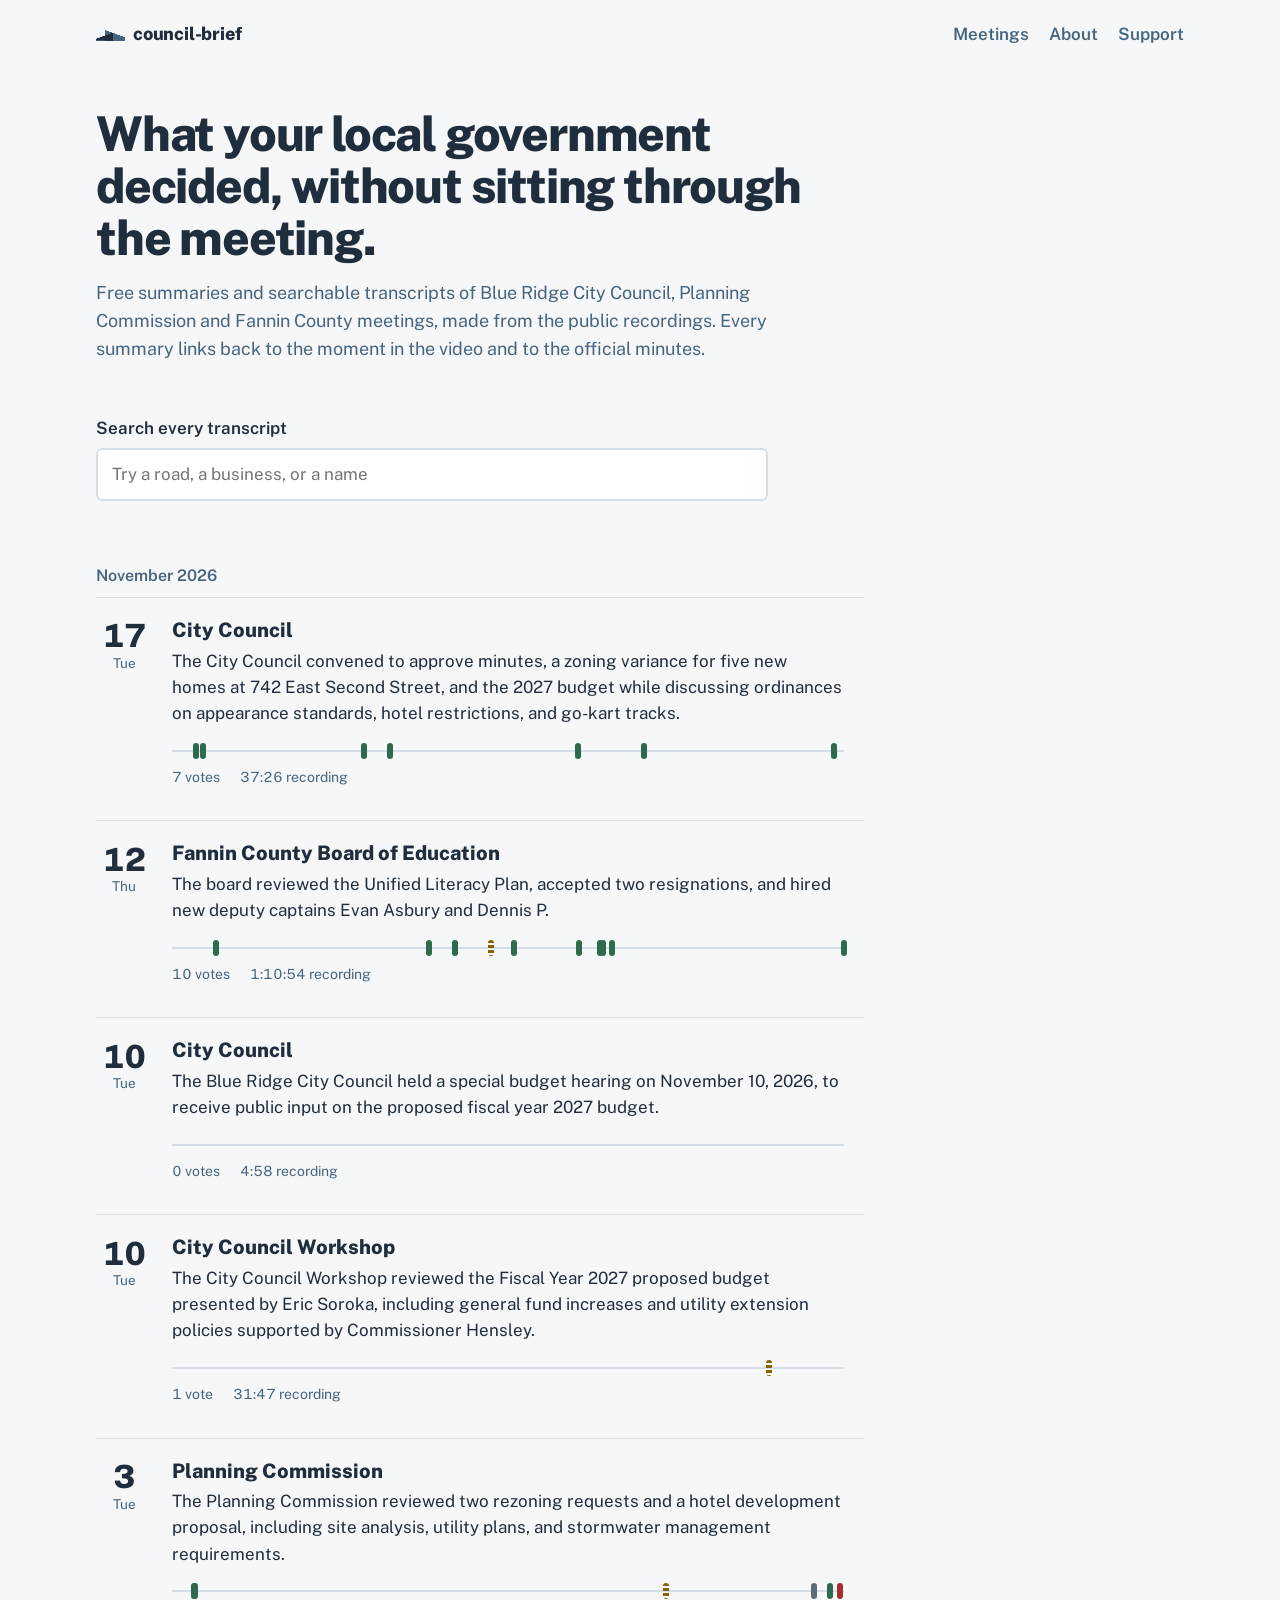
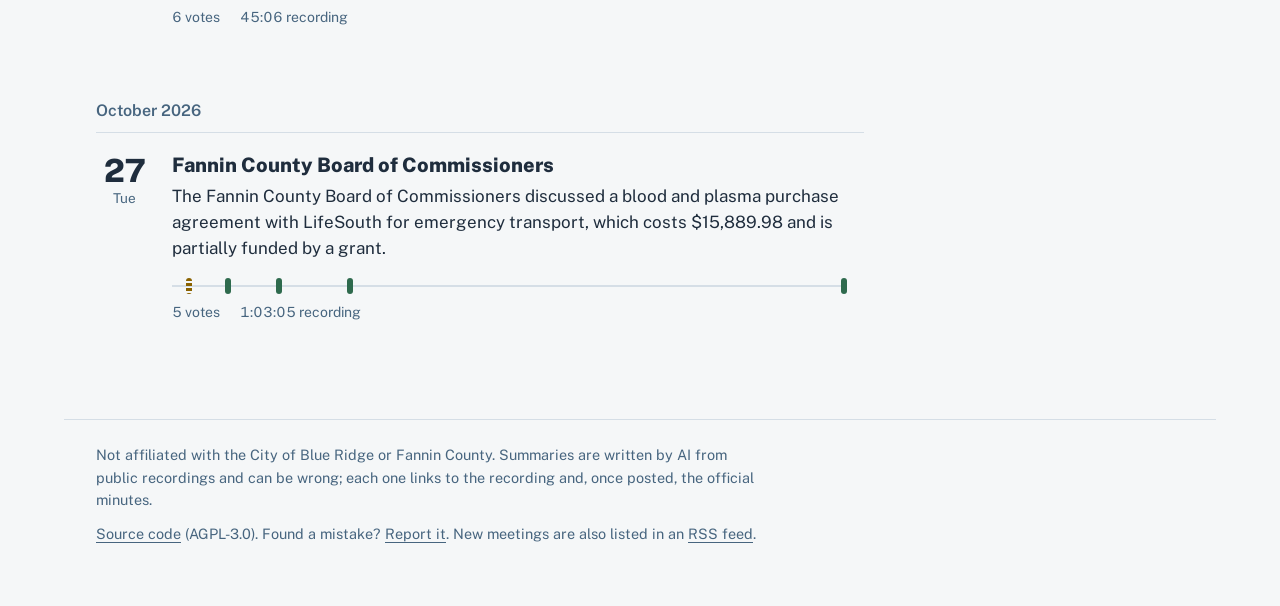
<file: docs/index.html>
<!doctype html>
<html lang="en">
<head>
<meta charset="utf-8">
<meta name="viewport" content="width=device-width, initial-scale=1">
<title>council-brief: Blue Ridge and Fannin County meetings</title>
<meta name="description" content="Free summaries and searchable transcripts of Blue Ridge and Fannin County, Georgia public meetings.">
<link rel="canonical" href="https://sudo-update-bryguy.github.io/council-brief/">
<meta property="og:type" content="website">
<meta property="og:site_name" content="council-brief">
<meta property="og:title" content="council-brief: Blue Ridge and Fannin County meetings">
<meta property="og:description" content="Free summaries and searchable transcripts of Blue Ridge and Fannin County, Georgia public meetings.">
<meta property="og:url" content="https://sudo-update-bryguy.github.io/council-brief/">
<meta property="og:image" content="https://sudo-update-bryguy.github.io/council-brief/assets/card.png">
<meta property="og:image:width" content="1200">
<meta property="og:image:height" content="630">
<meta property="og:image:alt" content="council-brief: what your local government decided, without sitting through the meeting.">
<meta name="twitter:card" content="summary_large_image">
<meta name="google-site-verification" content="_L7TFK0t4jg-tHs_HOCbn8c9hSdUMWsgqaSf75bBKYE">
<link rel="preconnect" href="https://fonts.googleapis.com">
<link rel="preconnect" href="https://fonts.gstatic.com" crossorigin>
<link rel="stylesheet" href="https://fonts.googleapis.com/css2?family=Public+Sans:ital,wght@0,400;0,600;0,800;1,400&display=swap">
<link rel="stylesheet" href="assets/style.css">
<link rel="alternate" type="application/rss+xml" title="council-brief: new meetings" href="feed.xml">
</head>
<body>
<a class="skip" href="#main">Skip to content</a>
<header class="site">
  <a class="mark" href="index.html">council-brief</a>
  <nav aria-label="Site">
    <a href="index.html">Meetings</a>
    <a href="about.html">About</a>
    <a href="support.html">Support</a>
  </nav>
</header>
<main id="main">
<div class="intro">
<h1>What your local government decided, without sitting through the meeting.</h1>
<p>Free summaries and searchable transcripts of Blue Ridge City Council, Planning Commission and
Fannin County meetings, made from the public recordings. Every summary links back to the moment in the
video and to the official minutes.</p>
</div>
<section class="search" aria-labelledby="search-label">
  <label id="search-label" for="q">Search every transcript</label>
  <input id="q" type="search" autocomplete="off" placeholder="Try a road, a business, or a name">
  <p class="search-count" aria-live="polite"></p>
  <ol class="results"></ol>
</section>
<section class="month"><h2>November 2026</h2><ol class="entries"><li class="entry">
  <time datetime="2026-11-17"><span class="day">17</span><span class="dow">Tue</span></time>
  <div>
    <h3><a href="m/kdTQeq9qhlg.html">City Council</a></h3>
    <p>The City Council convened to approve minutes, a zoning variance for five new homes at 742 East Second Street, and the 2027 budget while discussing ordinances on appearance standards, hotel restrictions, and go-kart tracks.</p>
    <div class="strip compact" role="group" aria-label="Timeline of the 37:26 recording with 7 votes marked"><div class="strip-bar"><span class="vmark passed" style="left:3.61%" title="1:21: Passed, Approve the minutes from the previous city council workshop on October 13, 2026 and the city council meeting on October 20th, 2026."></span><span class="vmark passed" style="left:4.58%" title="1:43: Passed, Approve the agenda as presented."></span><span class="vmark passed" style="left:28.58%" title="10:42: Passed, Approve the application for a special exception variance for property located at 742 East Second Street with staff conditions"></span><span class="vmark passed" style="left:32.49%" title="12:10: Passed, Approve the consent agenda items"></span><span class="vmark passed" style="left:60.40%" title="22:37: Passed, Approve ordinance number BR 2026-23 to amend chapter 10 of the code of the city of Blue Ridge"></span><span class="vmark passed" style="left:70.19%" title="26:17: Passed, Adopt resolution BR2026-24 to adopt a budget for all funds of the city for the calendar year 2027"></span><span class="vmark passed" style="left:98.50%" title="36:53: Passed, Enter executive session"></span></div></div>
    <p class="facts"><span>7 votes</span><span>37:26 recording</span></p>
  </div>
</li><li class="entry">
  <time datetime="2026-11-12"><span class="day">12</span><span class="dow">Thu</span></time>
  <div>
    <h3><a href="m/cPJH8wCiCg4.html">Fannin County Board of Education</a></h3>
    <p>The board reviewed the Unified Literacy Plan, accepted two resignations, and hired new deputy captains Evan Asbury and Dennis P.</p>
    <div class="strip compact" role="group" aria-label="Timeline of the 1:10:54 recording with 10 votes marked"><div class="strip-bar"><span class="vmark passed" style="left:6.51%" title="4:37: Passed, Approve the agenda as presented"></span><span class="vmark passed" style="left:38.31%" title="27:10: Passed, Approve school quarterly financial reports"></span><span class="vmark passed" style="left:42.10%" title="29:51: Passed, Approve the district financial report as presented"></span><span class="vmark unclear" style="left:47.43%" title="33:38: Result unclear, Approve the 2026 bond resolution"></span><span class="vmark passed" style="left:50.84%" title="36:03: Passed, Approve the ESPLOST 7 referendum"></span><span class="vmark passed" style="left:60.55%" title="42:56: Passed, Approve the Unified Literacy Plan"></span><span class="vmark passed" style="left:63.63%" title="45:07: Passed, Accept the resignation of Thomas Hamby and Christy Sparks"></span><span class="vmark passed" style="left:64.10%" title="45:27: Passed, Hire John Brooke as a bus driver"></span><span class="vmark passed" style="left:65.46%" title="46:25: Passed, Hire substitute teachers Benjamin Ehrman, Brandy Franklin, Joy Grazinga, Angelina Hughes, Lisa Johanson, Natalie Run Scavenge, John Trotter, and Alexa Vinsalia"></span><span class="vmark passed" style="left:99.94%" title="1:10:52: Passed, adjourn"></span></div></div>
    <p class="facts"><span>10 votes</span><span>1:10:54 recording</span></p>
  </div>
</li><li class="entry">
  <time datetime="2026-11-10"><span class="day">10</span><span class="dow">Tue</span></time>
  <div>
    <h3><a href="m/vNBJu-7J65o.html">City Council</a></h3>
    <p>The Blue Ridge City Council held a special budget hearing on November 10, 2026, to receive public input on the proposed fiscal year 2027 budget.</p>
    <div class="strip compact" role="group" aria-label="Timeline of the 4:58 recording with 0 votes marked"><div class="strip-bar"></div></div>
    <p class="facts"><span>0 votes</span><span>4:58 recording</span></p>
  </div>
</li><li class="entry">
  <time datetime="2026-11-10"><span class="day">10</span><span class="dow">Tue</span></time>
  <div>
    <h3><a href="m/Kqv_qusn6rM.html">City Council Workshop</a></h3>
    <p>The City Council Workshop reviewed the Fiscal Year 2027 proposed budget presented by Eric Soroka, including general fund increases and utility extension policies supported by Commissioner Hensley.</p>
    <div class="strip compact" role="group" aria-label="Timeline of the 31:47 recording with 1 vote marked"><div class="strip-bar"><span class="vmark unclear" style="left:88.82%" title="28:14: Result unclear, Extend the time"></span></div></div>
    <p class="facts"><span>1 vote</span><span>31:47 recording</span></p>
  </div>
</li><li class="entry">
  <time datetime="2026-11-03"><span class="day">3</span><span class="dow">Tue</span></time>
  <div>
    <h3><a href="m/su1pgPIVpbM.html">Planning Commission</a></h3>
    <p>The Planning Commission reviewed two rezoning requests and a hotel development proposal, including site analysis, utility plans, and stormwater management requirements.</p>
    <div class="strip compact" role="group" aria-label="Timeline of the 45:06 recording with 6 votes marked"><div class="strip-bar"><span class="vmark passed" style="left:3.25%" title="1:28: Passed, approve the minutes from the October 8th meeting"></span><span class="vmark passed" style="left:3.47%" title="1:34: Passed, approve the agenda for tonight"></span><span class="vmark unclear" style="left:73.46%" title="33:08: Result unclear, Rezone the property to C2"></span><span class="vmark dropped" style="left:95.55%" title="43:06: Died for lack of a second, Rezone the property to Central Business District (CBD)"></span><span class="vmark passed" style="left:97.95%" title="44:11: Passed, Rezone partial land to C2 with staff conditions"></span><span class="vmark failed" style="left:99.40%" title="44:50: Failed, Approve a conditional use permit for the hotel"></span></div></div>
    <p class="facts"><span>6 votes</span><span>45:06 recording</span></p>
  </div>
</li></ol></section><section class="month"><h2>October 2026</h2><ol class="entries"><li class="entry">
  <time datetime="2026-10-27"><span class="day">27</span><span class="dow">Tue</span></time>
  <div>
    <h3><a href="m/Rz-x_ASxPIE.html">Fannin County Board of Commissioners</a></h3>
    <p>The Fannin County Board of Commissioners discussed a blood and plasma purchase agreement with LifeSouth for emergency transport, which costs $15,889.98 and is partially funded by a grant.</p>
    <div class="strip compact" role="group" aria-label="Timeline of the 1:03:05 recording with 5 votes marked"><div class="strip-bar"><span class="vmark unclear" style="left:2.54%" title="1:36: Result unclear, Approve the minutes from the October 13 meeting"></span><span class="vmark passed" style="left:8.40%" title="5:18: Passed, Approve the contract with the Fannin County Chamber of Commerce"></span><span class="vmark passed" style="left:15.90%" title="10:02: Passed, Purchase the 2026 Chevrolet truck"></span><span class="vmark passed" style="left:26.50%" title="16:43: Passed, Approve the purchase of blood and plasma units for $15,889.98 with a $12,000 grant"></span><span class="vmark passed" style="left:99.96%" title="1:03:04: Passed, Adjourn"></span></div></div>
    <p class="facts"><span>5 votes</span><span>1:03:05 recording</span></p>
  </div>
</li></ol></section>
</main>
<footer class="site">
  <p>Not affiliated with the City of Blue Ridge or Fannin County. Summaries are written by AI from public
  recordings and can be wrong; each one links to the recording and, once posted, the official minutes.</p>
  <p><a href="https://github.com/sudo-update-bryguy/council-brief">Source code</a> (AGPL-3.0). Found a mistake? <a href="mailto:councilbrief@gmail.com?subject=Mistake%3A%20council-brief%3A%20Blue%20Ridge%20and%20Fannin%20County%20meetings">Report it</a>.
  New meetings are also listed in an <a href="feed.xml">RSS feed</a>.</p>
</footer>
<script src="assets/app.js"></script>

</body>
</html>
</file>
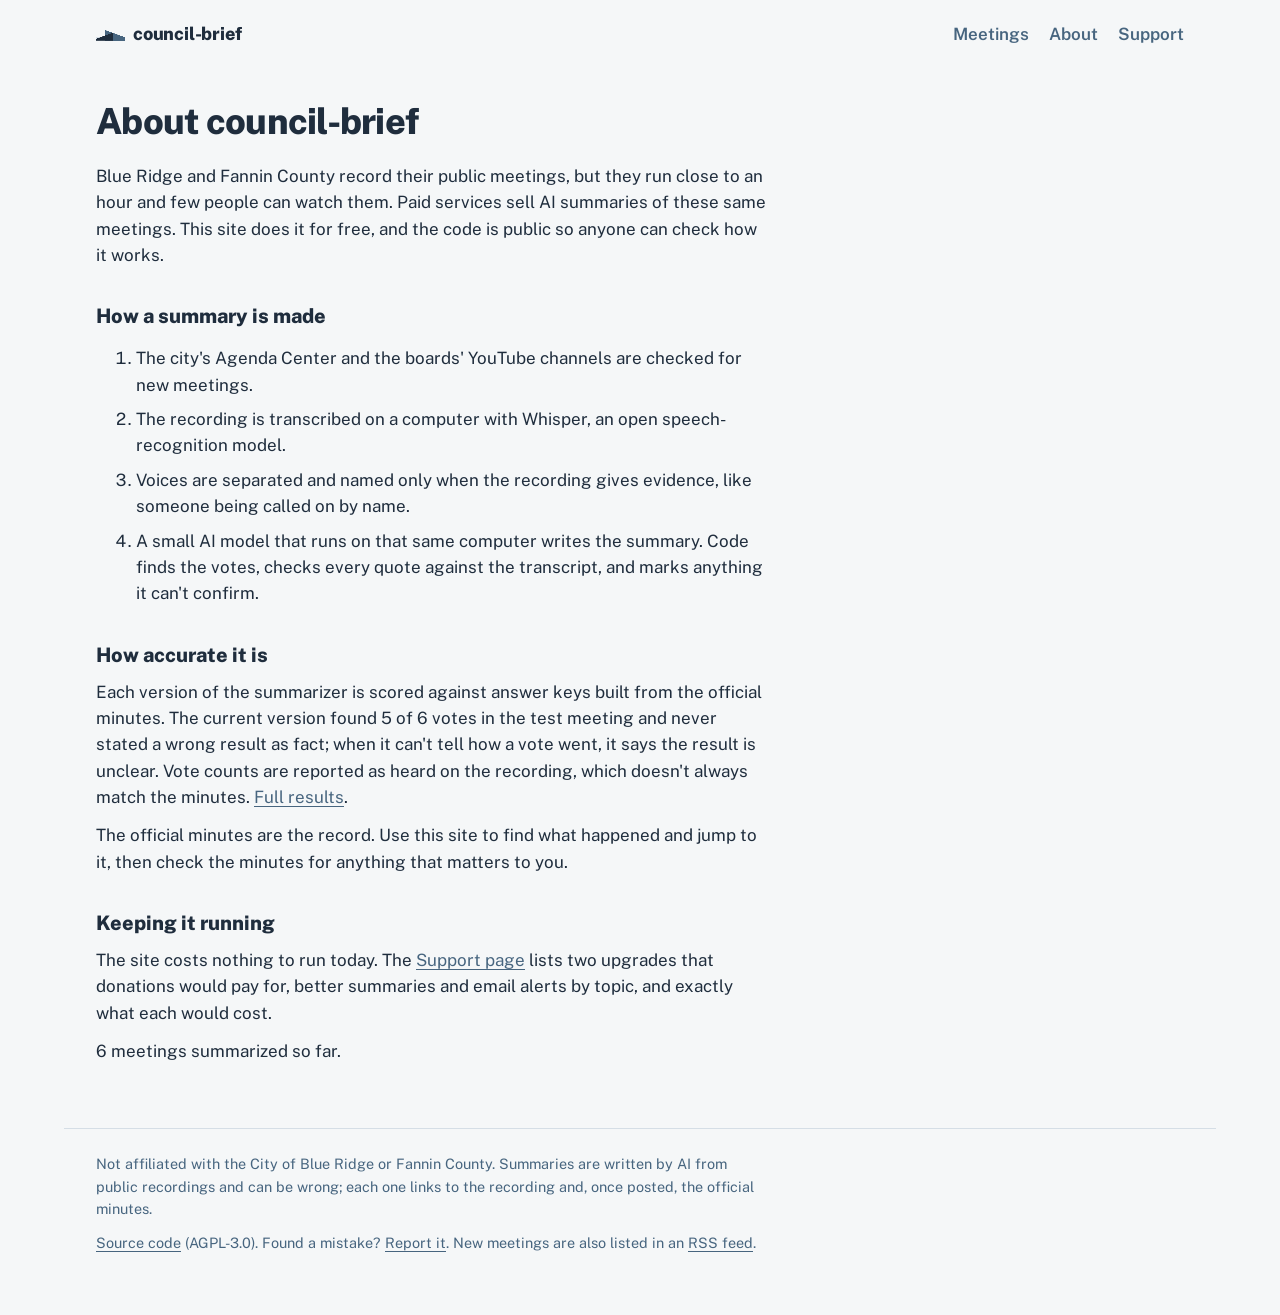
<file: docs/about.html>
<!doctype html>
<html lang="en">
<head>
<meta charset="utf-8">
<meta name="viewport" content="width=device-width, initial-scale=1">
<title>About council-brief</title>
<meta name="description" content="Free summaries and searchable transcripts of Blue Ridge and Fannin County, Georgia public meetings.">
<link rel="canonical" href="https://sudo-update-bryguy.github.io/council-brief/about.html">
<meta property="og:type" content="website">
<meta property="og:site_name" content="council-brief">
<meta property="og:title" content="About council-brief">
<meta property="og:description" content="Free summaries and searchable transcripts of Blue Ridge and Fannin County, Georgia public meetings.">
<meta property="og:url" content="https://sudo-update-bryguy.github.io/council-brief/about.html">
<meta property="og:image" content="https://sudo-update-bryguy.github.io/council-brief/assets/card.png">
<meta property="og:image:width" content="1200">
<meta property="og:image:height" content="630">
<meta property="og:image:alt" content="council-brief: what your local government decided, without sitting through the meeting.">
<meta name="twitter:card" content="summary_large_image">
<link rel="preconnect" href="https://fonts.googleapis.com">
<link rel="preconnect" href="https://fonts.gstatic.com" crossorigin>
<link rel="stylesheet" href="https://fonts.googleapis.com/css2?family=Public+Sans:ital,wght@0,400;0,600;0,800;1,400&display=swap">
<link rel="stylesheet" href="assets/style.css">
<link rel="alternate" type="application/rss+xml" title="council-brief: new meetings" href="feed.xml">
</head>
<body>
<a class="skip" href="#main">Skip to content</a>
<header class="site">
  <a class="mark" href="index.html">council-brief</a>
  <nav aria-label="Site">
    <a href="index.html">Meetings</a>
    <a href="about.html">About</a>
    <a href="support.html">Support</a>
  </nav>
</header>
<main id="main">
<article class="prose">
<h1>About council-brief</h1>
<p>Blue Ridge and Fannin County record their public meetings, but they run close to an hour and few people
can watch them. Paid services sell AI summaries of these same meetings. This site does it for free, and the
code is public so anyone can check how it works.</p>
<h2>How a summary is made</h2>
<ol>
<li>The city's Agenda Center and the boards' YouTube channels are checked for new meetings.</li>
<li>The recording is transcribed on a computer with Whisper, an open speech-recognition model.</li>
<li>Voices are separated and named only when the recording gives evidence, like someone being called on by name.</li>
<li>A small AI model that runs on that same computer writes the summary. Code finds the votes, checks every
quote against the transcript, and marks anything it can't confirm.</li>
</ol>
<h2>How accurate it is</h2>
<p>Each version of the summarizer is scored against answer keys built from the official minutes. The
current version found 5 of 6 votes in the test meeting and never stated a wrong result as fact; when it
can't tell how a vote went, it says the result is unclear. Vote counts are reported as heard on the
recording, which doesn't always match the minutes. <a href="https://github.com/sudo-update-bryguy/council-brief#accuracy-results">Full results</a>.</p>
<p>The official minutes are the record. Use this site to find what happened and jump to it, then check the
minutes for anything that matters to you.</p>
<h2>Keeping it running</h2>
<p>The site costs nothing to run today. The <a href="support.html">Support page</a> lists two upgrades that
donations would pay for, better summaries and email alerts by topic, and exactly what each would cost.</p>
<p>6 meetings summarized so far.</p>
</article>
</main>
<footer class="site">
  <p>Not affiliated with the City of Blue Ridge or Fannin County. Summaries are written by AI from public
  recordings and can be wrong; each one links to the recording and, once posted, the official minutes.</p>
  <p><a href="https://github.com/sudo-update-bryguy/council-brief">Source code</a> (AGPL-3.0). Found a mistake? <a href="mailto:councilbrief@gmail.com?subject=Mistake%3A%20About%20council-brief">Report it</a>.
  New meetings are also listed in an <a href="feed.xml">RSS feed</a>.</p>
</footer>
<script src="assets/app.js"></script>

</body>
</html>
</file>
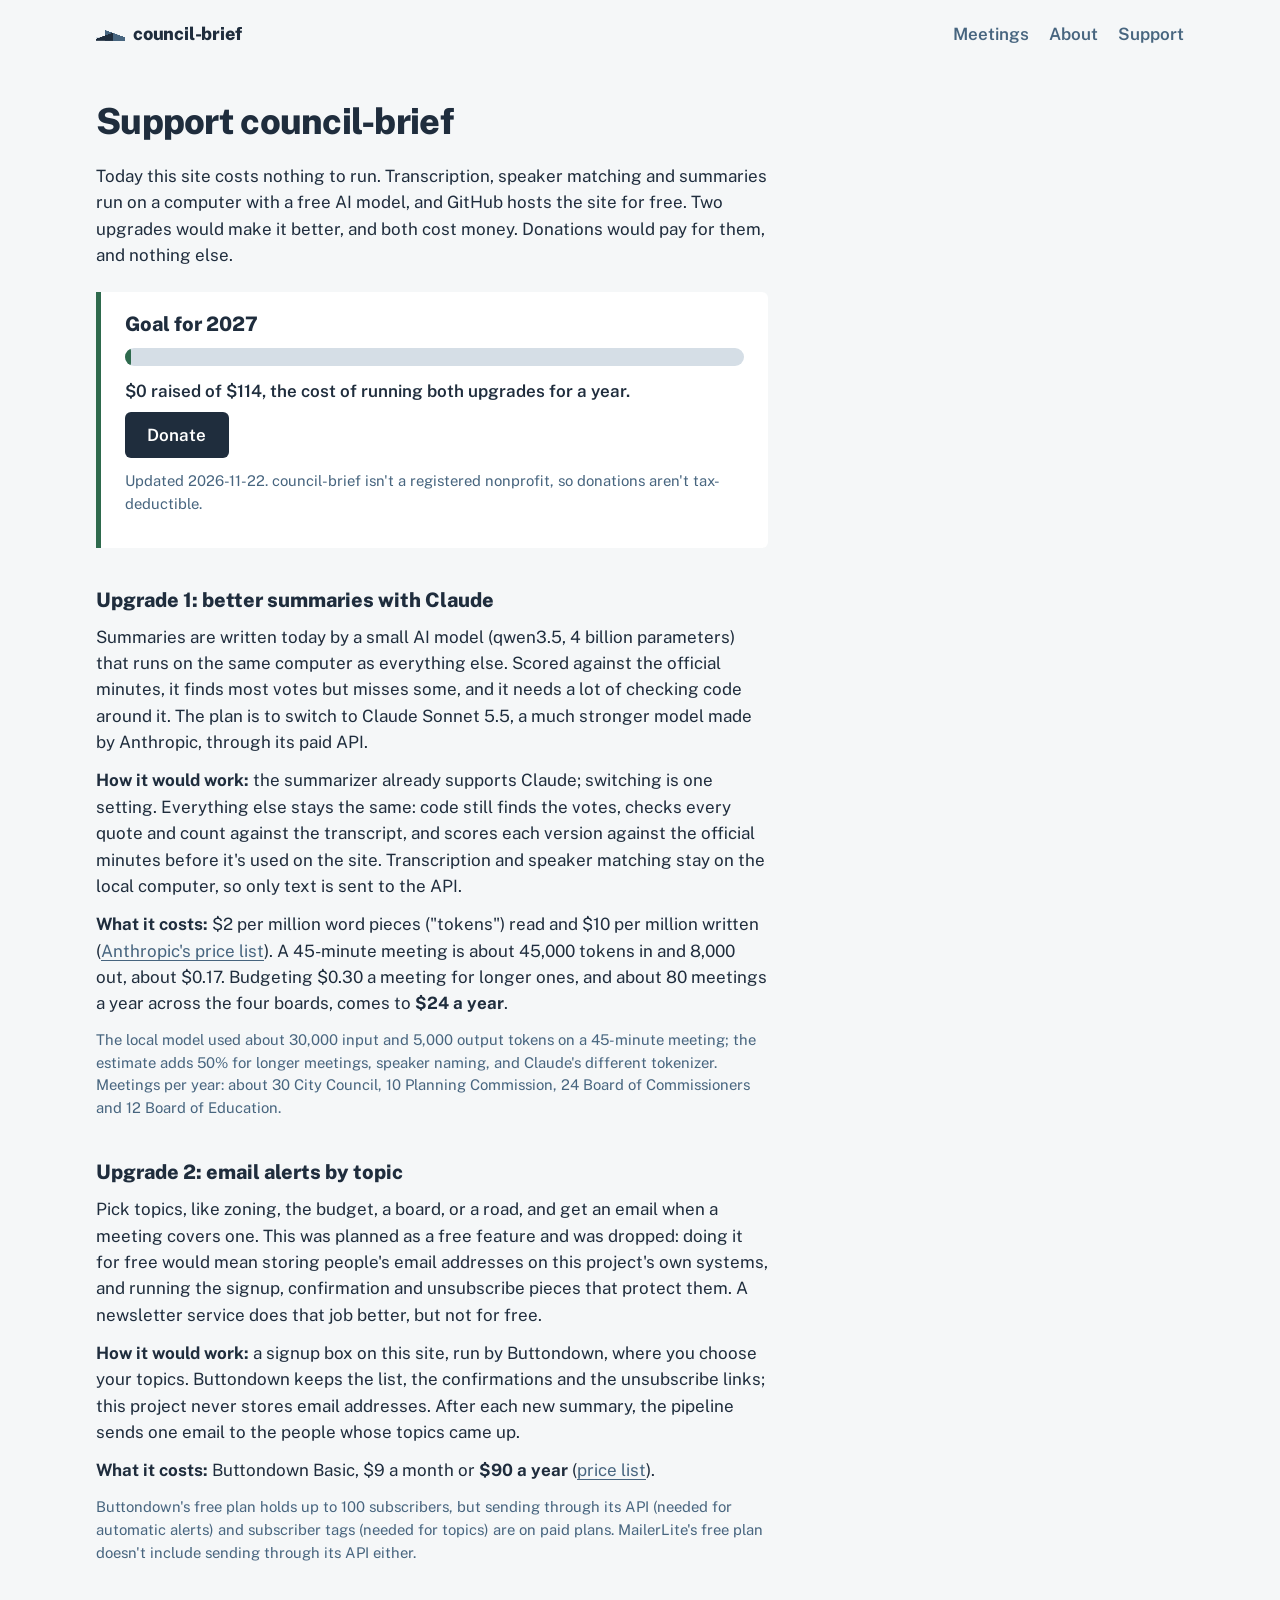
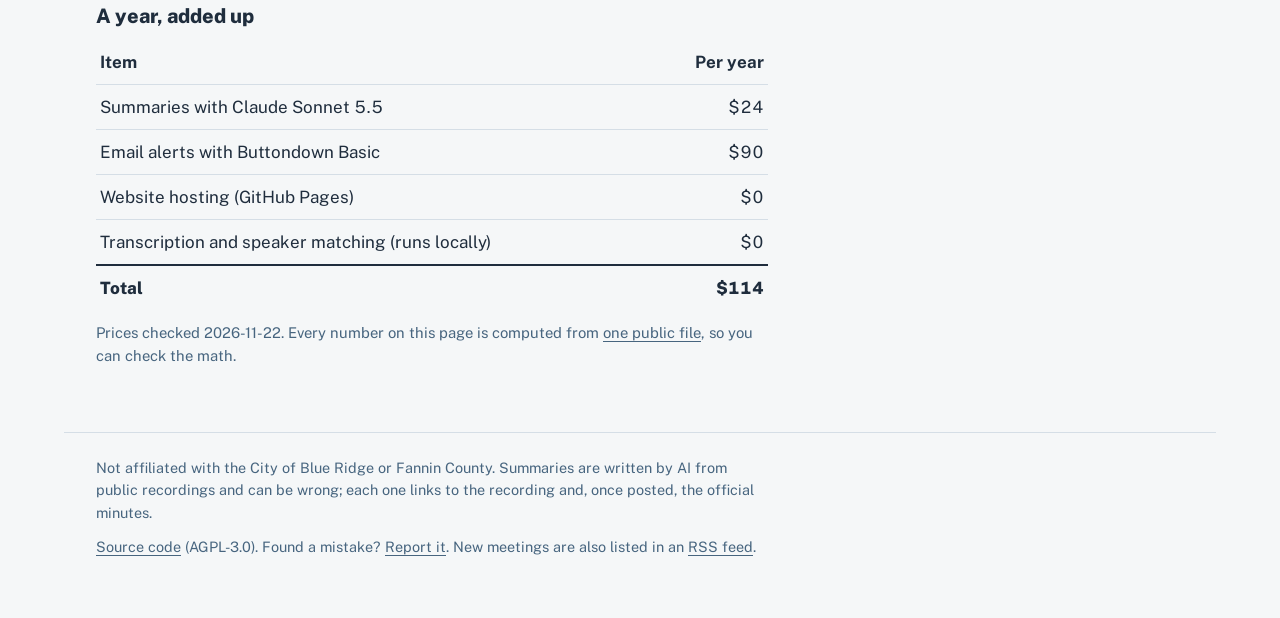
<file: docs/support.html>
<!doctype html>
<html lang="en">
<head>
<meta charset="utf-8">
<meta name="viewport" content="width=device-width, initial-scale=1">
<title>Support council-brief</title>
<meta name="description" content="Free summaries and searchable transcripts of Blue Ridge and Fannin County, Georgia public meetings.">
<link rel="canonical" href="https://sudo-update-bryguy.github.io/council-brief/support.html">
<meta property="og:type" content="website">
<meta property="og:site_name" content="council-brief">
<meta property="og:title" content="Support council-brief">
<meta property="og:description" content="Free summaries and searchable transcripts of Blue Ridge and Fannin County, Georgia public meetings.">
<meta property="og:url" content="https://sudo-update-bryguy.github.io/council-brief/support.html">
<meta property="og:image" content="https://sudo-update-bryguy.github.io/council-brief/assets/card.png">
<meta property="og:image:width" content="1200">
<meta property="og:image:height" content="630">
<meta property="og:image:alt" content="council-brief: what your local government decided, without sitting through the meeting.">
<meta name="twitter:card" content="summary_large_image">
<link rel="preconnect" href="https://fonts.googleapis.com">
<link rel="preconnect" href="https://fonts.gstatic.com" crossorigin>
<link rel="stylesheet" href="https://fonts.googleapis.com/css2?family=Public+Sans:ital,wght@0,400;0,600;0,800;1,400&display=swap">
<link rel="stylesheet" href="assets/style.css">
<link rel="alternate" type="application/rss+xml" title="council-brief: new meetings" href="feed.xml">
</head>
<body>
<a class="skip" href="#main">Skip to content</a>
<header class="site">
  <a class="mark" href="index.html">council-brief</a>
  <nav aria-label="Site">
    <a href="index.html">Meetings</a>
    <a href="about.html">About</a>
    <a href="support.html">Support</a>
  </nav>
</header>
<main id="main">
<article class="prose support">
<h1>Support council-brief</h1>
<p>Today this site costs nothing to run. Transcription, speaker matching and summaries run on a computer
with a free AI model, and GitHub hosts the site for free. Two upgrades would make it better, and both cost
money. Donations would pay for them, and nothing else.</p>

<section class="goal" aria-labelledby="goal-h">
  <h2 id="goal-h">Goal for 2027</h2>
  <div class="bar" role="progressbar" aria-valuemin="0" aria-valuemax="114" aria-valuenow="0"
       aria-label="Donations raised toward a year of costs">
    <span style="width:0.0%"></span>
  </div>
  <p class="goal-status">$0 raised of $114, the cost of running both upgrades for a year.</p>
  <p><a class="give" href="https://ko-fi.com/councilbrief">Donate</a></p>
  <p class="note">Updated 2026-11-22. council-brief isn't a registered nonprofit, so donations aren't tax-deductible.</p>
</section>

<h2>Upgrade 1: better summaries with Claude</h2>
<p>Summaries are written today by a small AI model (qwen3.5, 4 billion parameters) that runs on the same
computer as everything else. Scored against the official minutes, it finds most votes but misses some, and it
needs a lot of checking code around it. The plan is to switch to Claude Sonnet 5.5, a much stronger model made by
Anthropic, through its paid API.</p>
<p><strong>How it would work:</strong> the summarizer already supports Claude; switching is one setting. Everything
else stays the same: code still finds the votes, checks every quote and count against the transcript, and
scores each version against the official minutes before it's used on the site. Transcription and speaker
matching stay on the local computer, so only text is sent to the API.</p>
<p><strong>What it costs:</strong> $2 per million word pieces ("tokens") read and
$10 per million written (<a href="https://platform.claude.com/en/docs/about-claude/pricing">Anthropic's price list</a>).
A 45-minute meeting is about 45,000 tokens in and 8,000 out,
about $0.17. Budgeting $0.30 a meeting for longer ones,
and about 80 meetings a year across the four boards, comes to
<strong>$24 a year</strong>.</p>
<p class="note">The local model used about 30,000 input and 5,000 output tokens on a 45-minute meeting; the estimate adds 50% for longer meetings, speaker naming, and Claude&#x27;s different tokenizer. Meetings per year: about 30 City Council, 10 Planning Commission, 24 Board of Commissioners and 12 Board of Education.</p>

<h2>Upgrade 2: email alerts by topic</h2>
<p>Pick topics, like zoning, the budget, a board, or a road, and get an email when a meeting covers one.
This was planned as a free feature and was dropped: doing it for free would mean storing people's email
addresses on this project's own systems, and running the signup, confirmation and unsubscribe pieces that
protect them. A newsletter service does that job better, but not for free.</p>
<p><strong>How it would work:</strong> a signup box on this site, run by Buttondown, where you
choose your topics. Buttondown keeps the list, the confirmations and the unsubscribe links;
this project never stores email addresses. After each new summary, the pipeline sends one email to the
people whose topics came up.</p>
<p><strong>What it costs:</strong> Buttondown Basic, $9 a month or
<strong>$90 a year</strong> (<a href="https://buttondown.com/pricing">price list</a>).</p>
<p class="note">Buttondown&#x27;s free plan holds up to 100 subscribers, but sending through its API (needed for automatic alerts) and subscriber tags (needed for topics) are on paid plans. MailerLite&#x27;s free plan doesn&#x27;t include sending through its API either.</p>

<h2>A year, added up</h2>
<table class="costs">
  <thead><tr><th scope="col">Item</th><th scope="col">Per year</th></tr></thead>
  <tbody>
    <tr><td>Summaries with Claude Sonnet 5.5</td><td>$24</td></tr>
    <tr><td>Email alerts with Buttondown Basic</td><td>$90</td></tr>
    <tr><td>Website hosting (GitHub Pages)</td><td>$0</td></tr>
    <tr><td>Transcription and speaker matching (runs locally)</td><td>$0</td></tr>
  </tbody>
  <tfoot><tr><th scope="row">Total</th><td>$114</td></tr></tfoot>
</table>
<p class="note">Prices checked 2026-11-22. Every number on this page is computed from
<a href="https://github.com/sudo-update-bryguy/council-brief/blob/main/support.json">one public file</a>, so you can check the math.</p>
</article>
</main>
<footer class="site">
  <p>Not affiliated with the City of Blue Ridge or Fannin County. Summaries are written by AI from public
  recordings and can be wrong; each one links to the recording and, once posted, the official minutes.</p>
  <p><a href="https://github.com/sudo-update-bryguy/council-brief">Source code</a> (AGPL-3.0). Found a mistake? <a href="mailto:councilbrief@gmail.com?subject=Mistake%3A%20Support%20council-brief">Report it</a>.
  New meetings are also listed in an <a href="feed.xml">RSS feed</a>.</p>
</footer>
<script src="assets/app.js"></script>

</body>
</html>
</file>
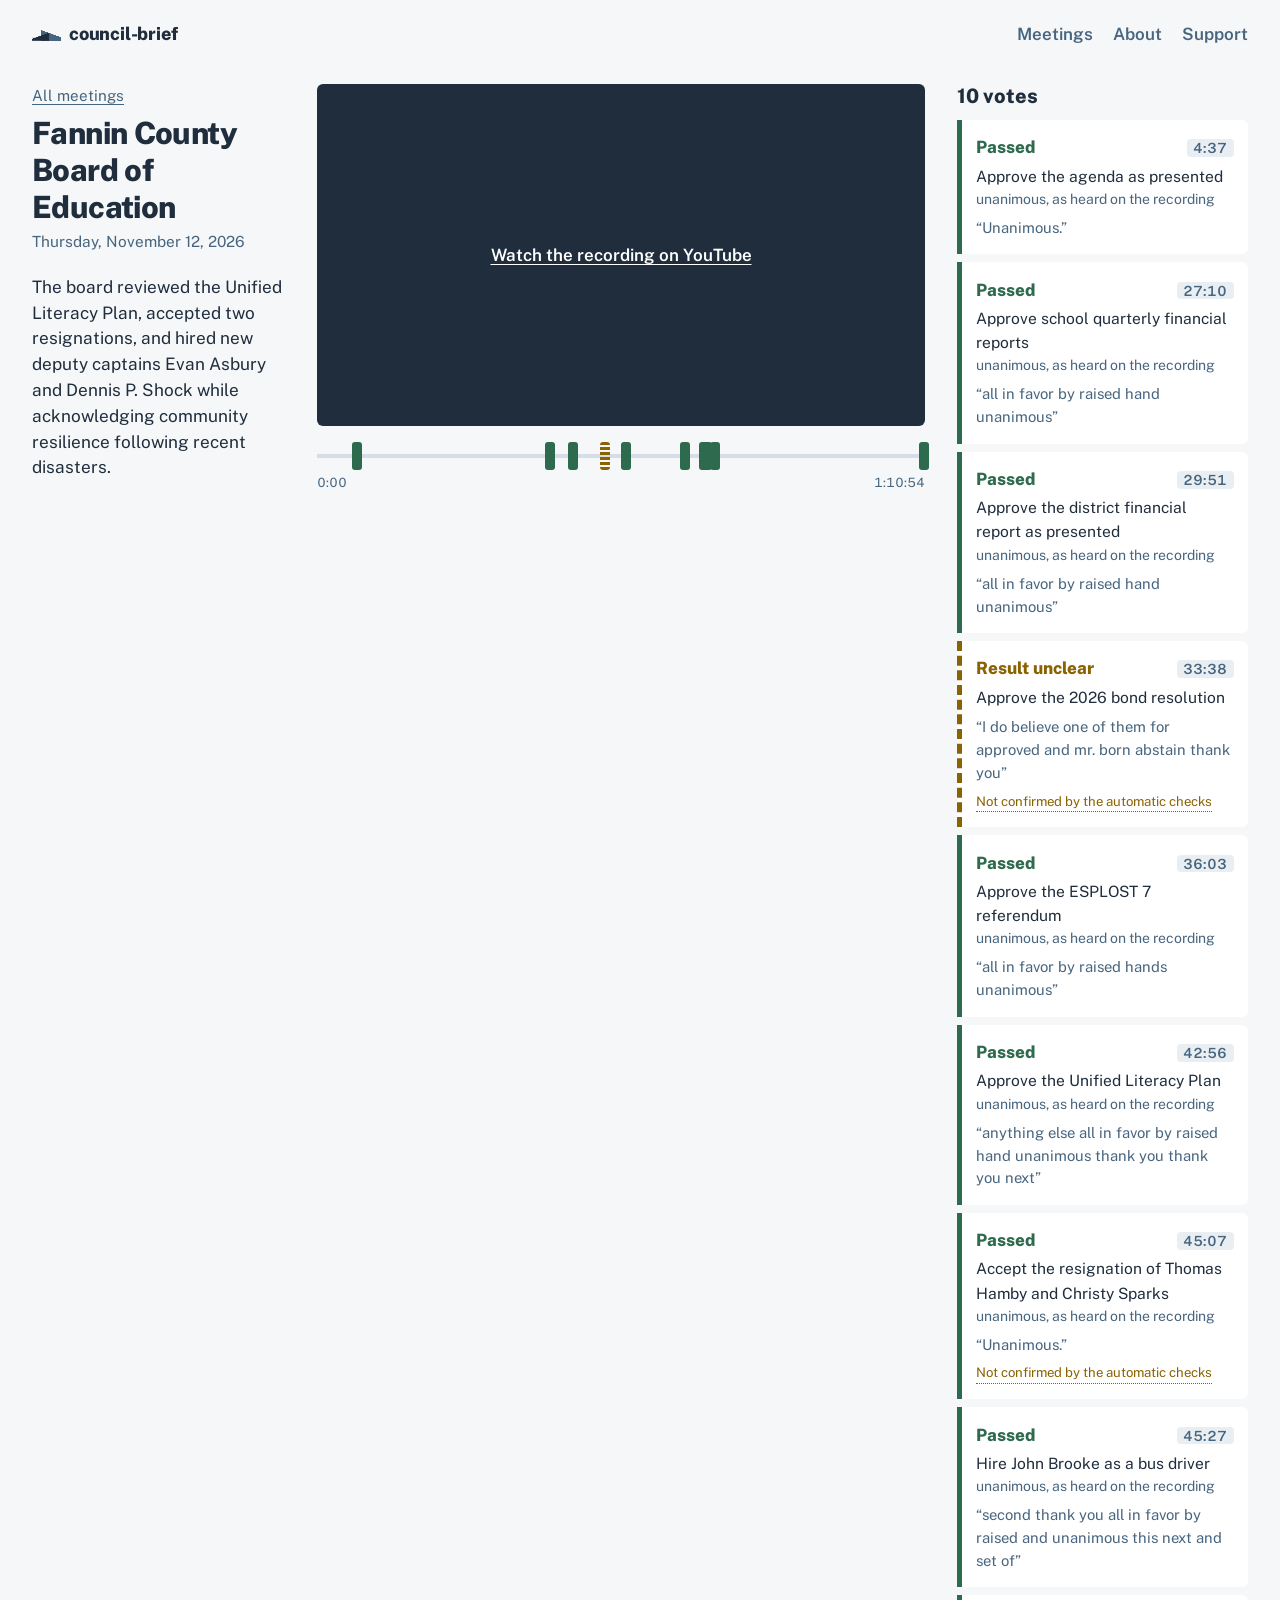
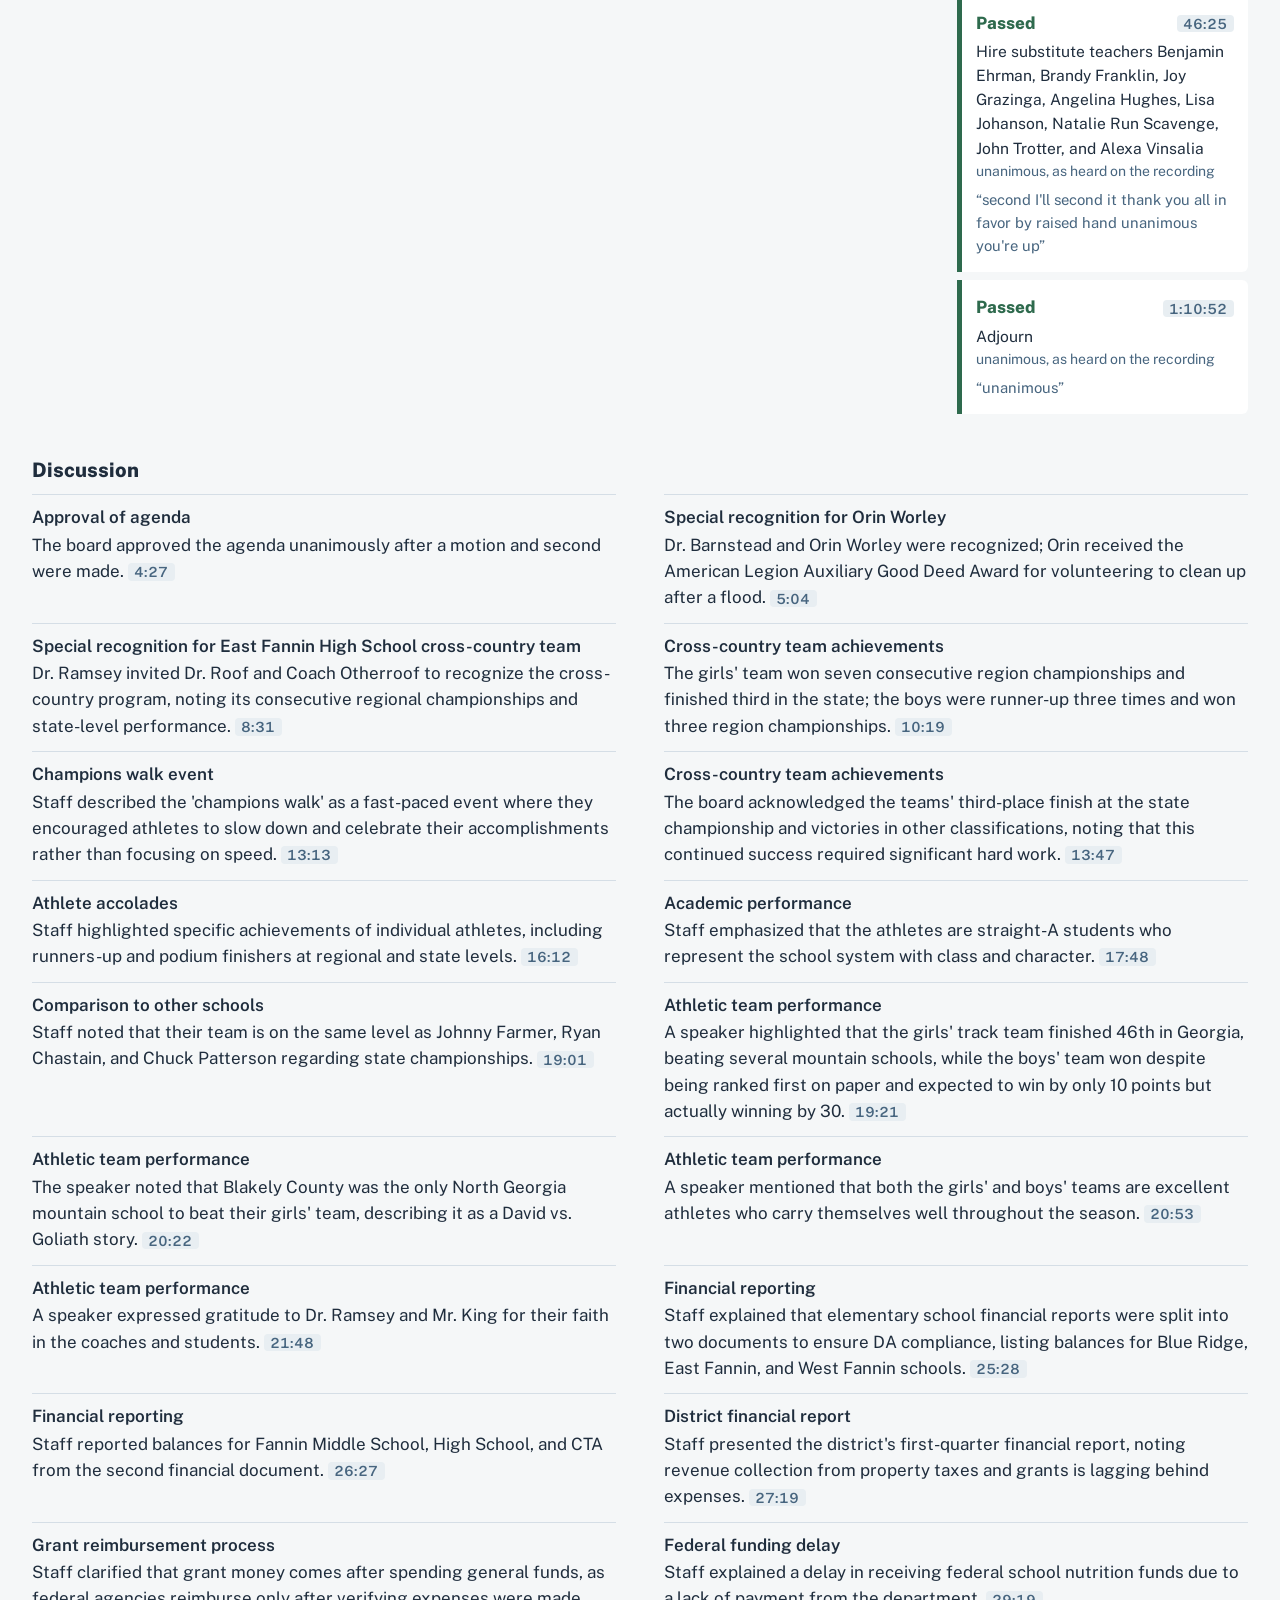
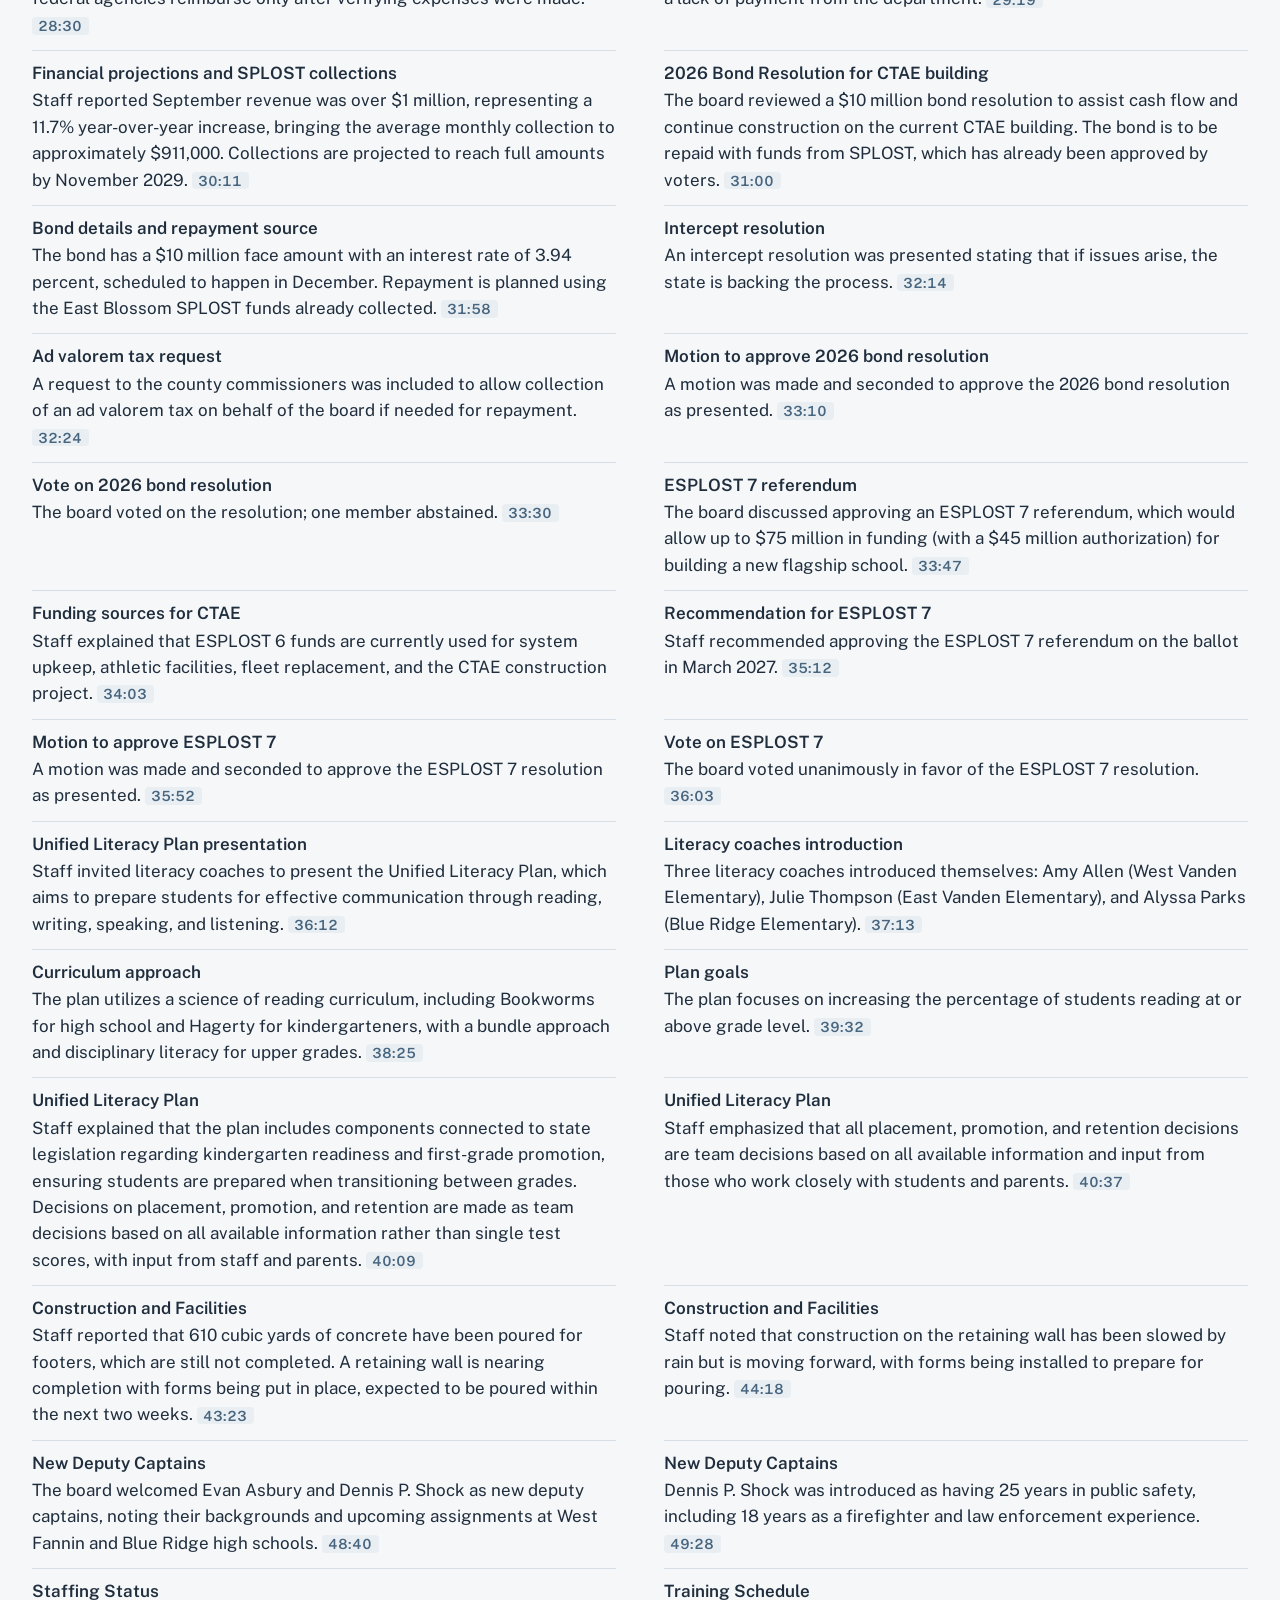
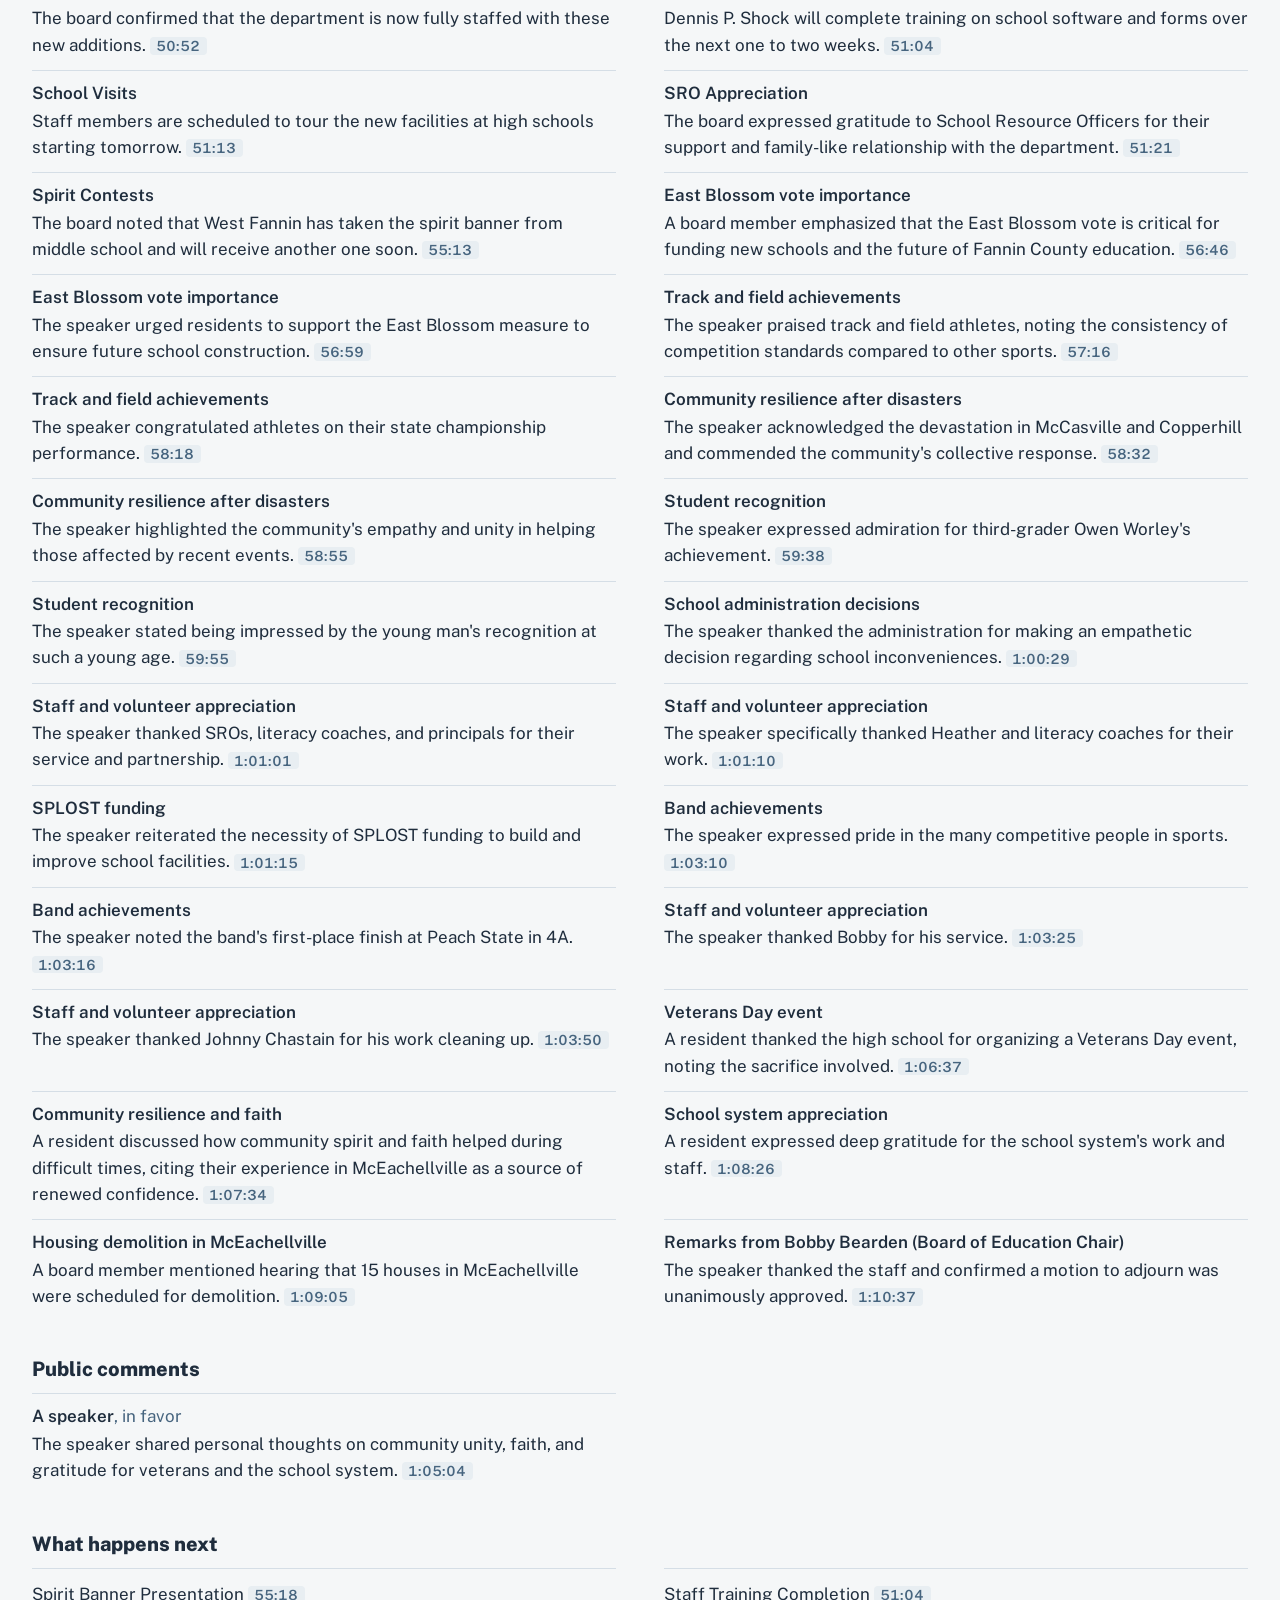
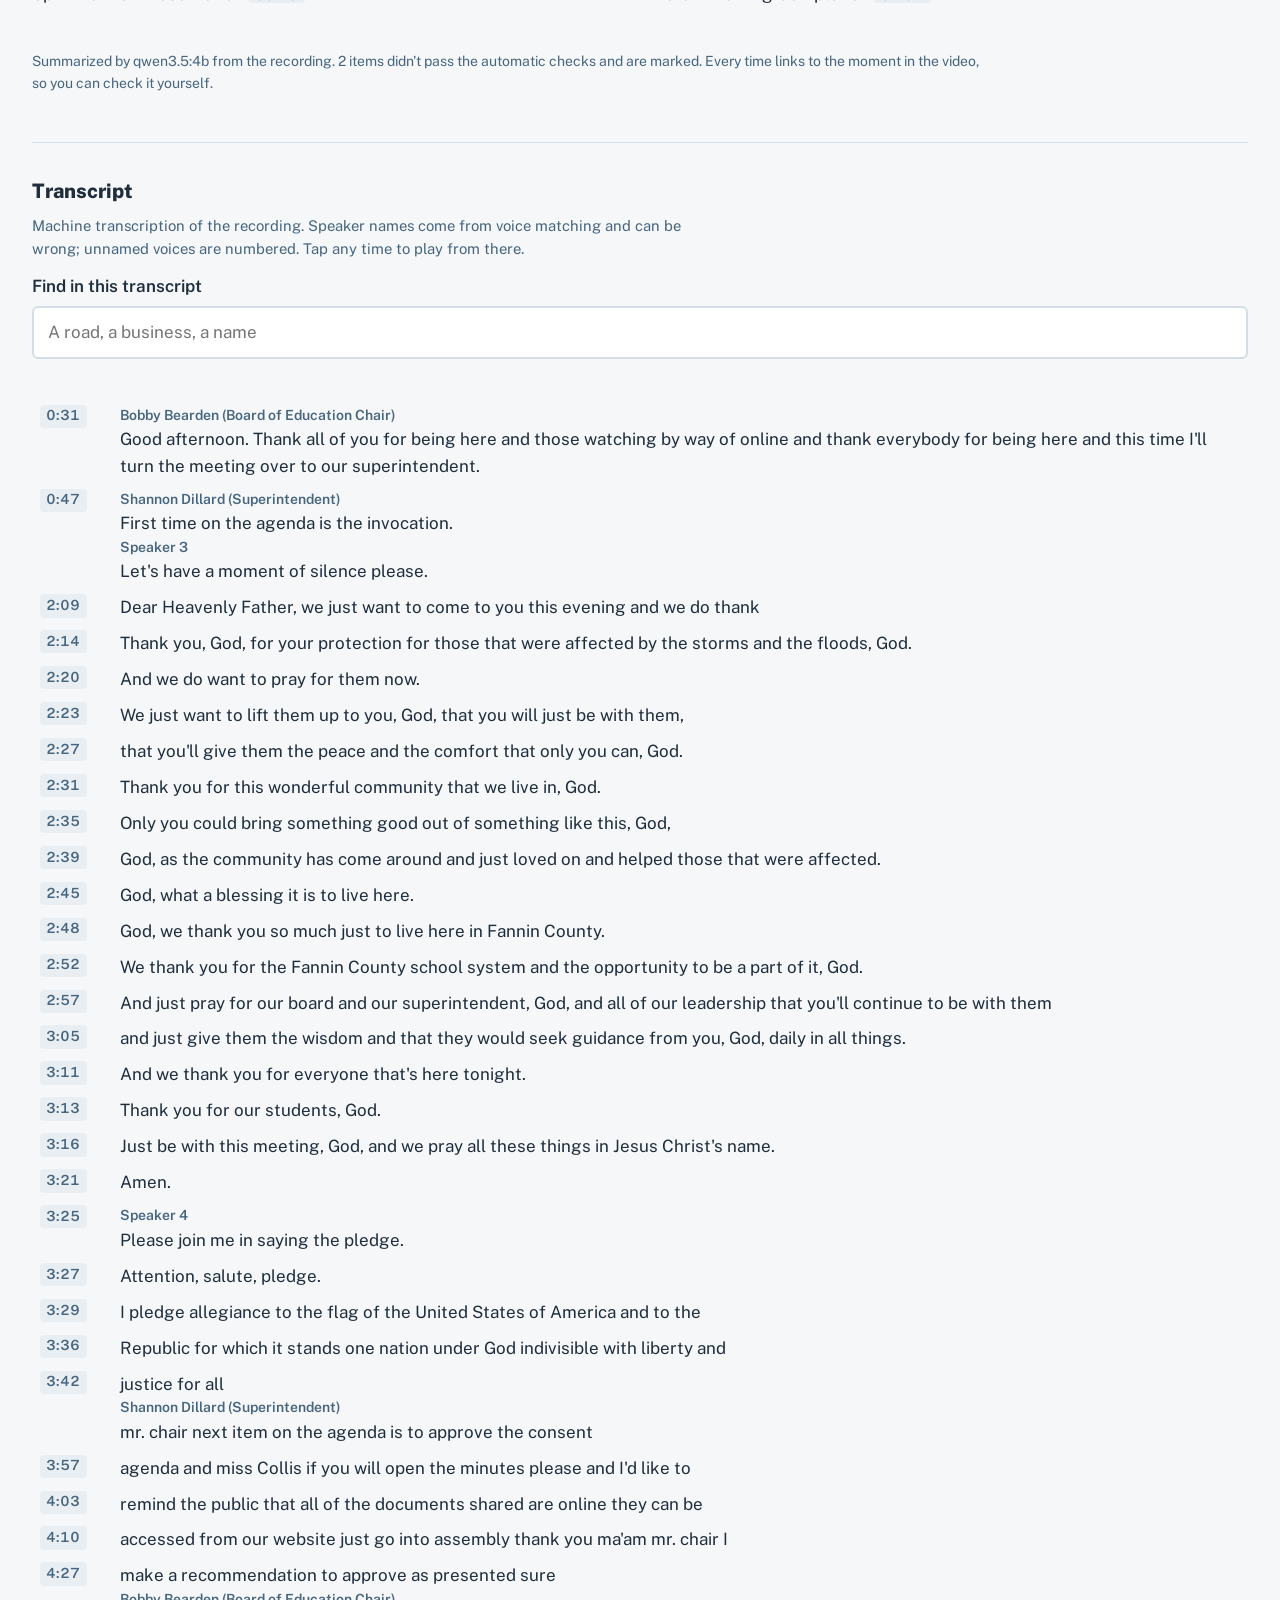
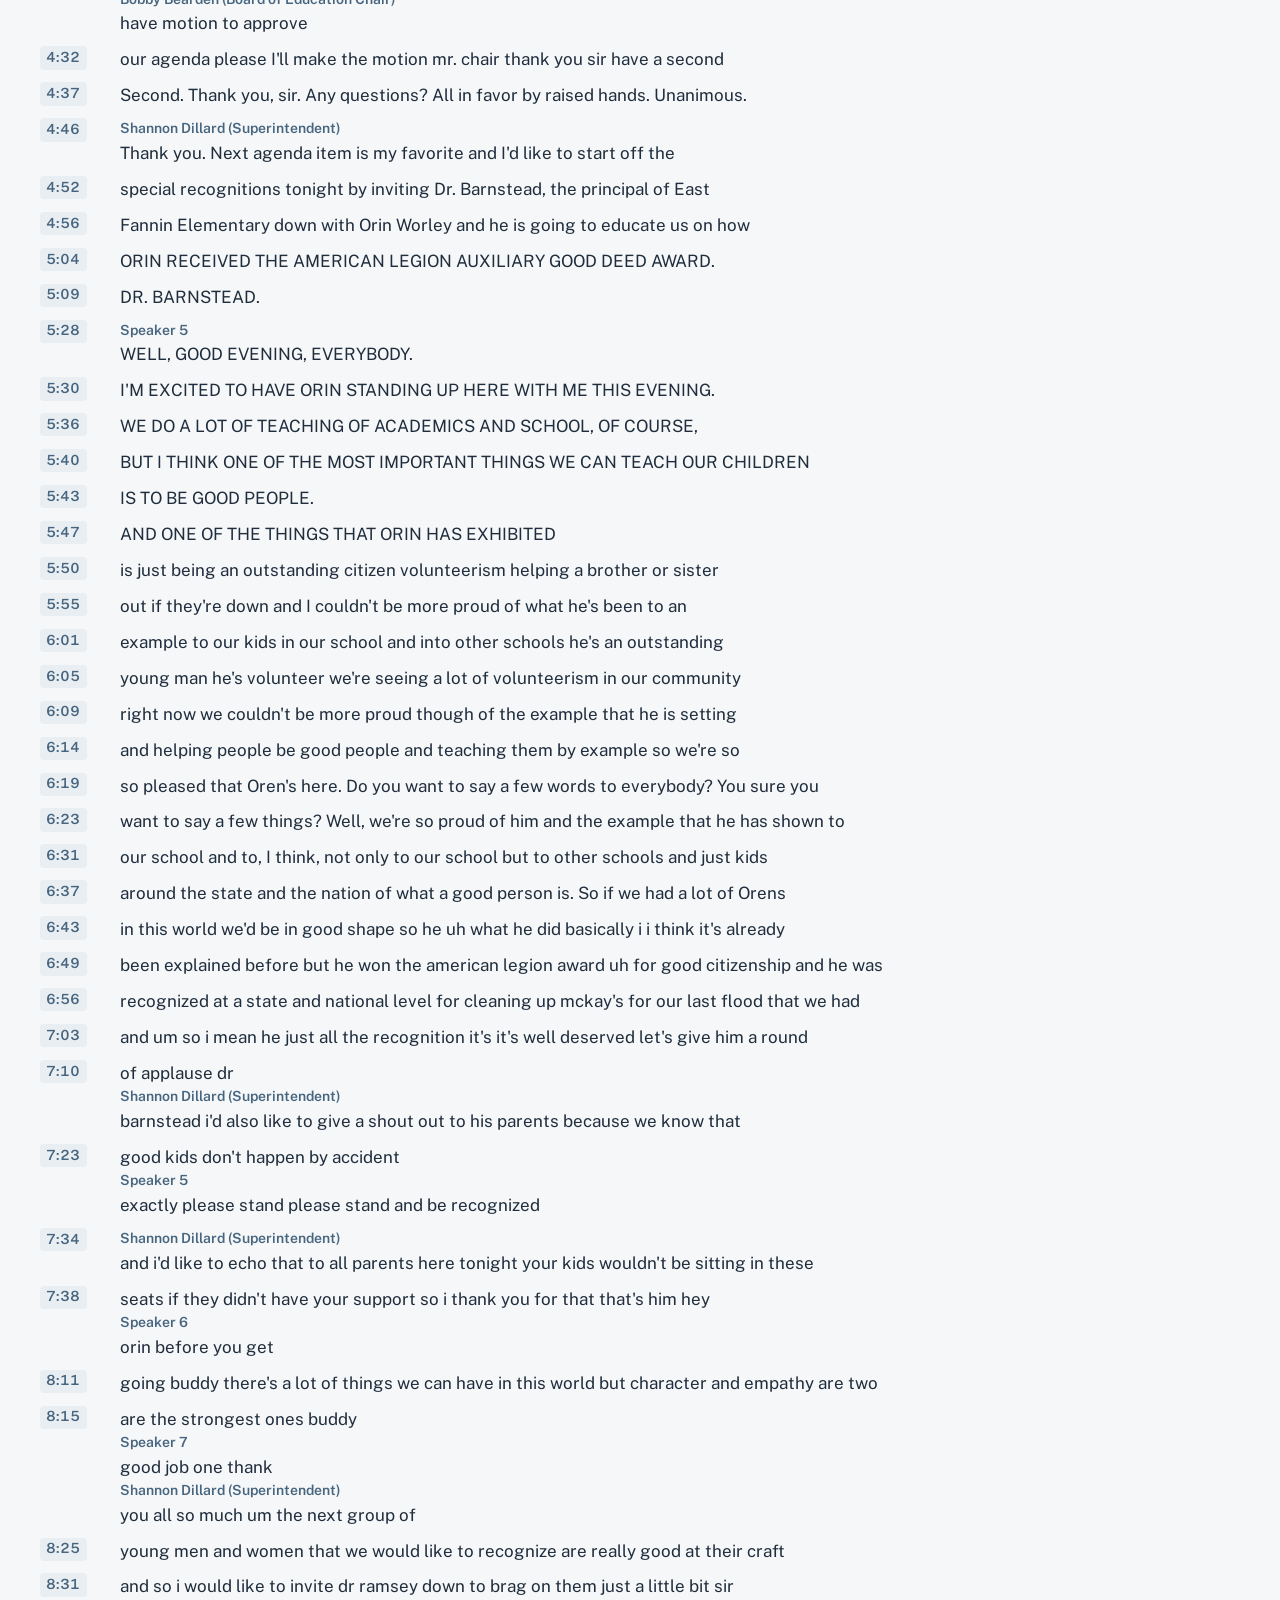
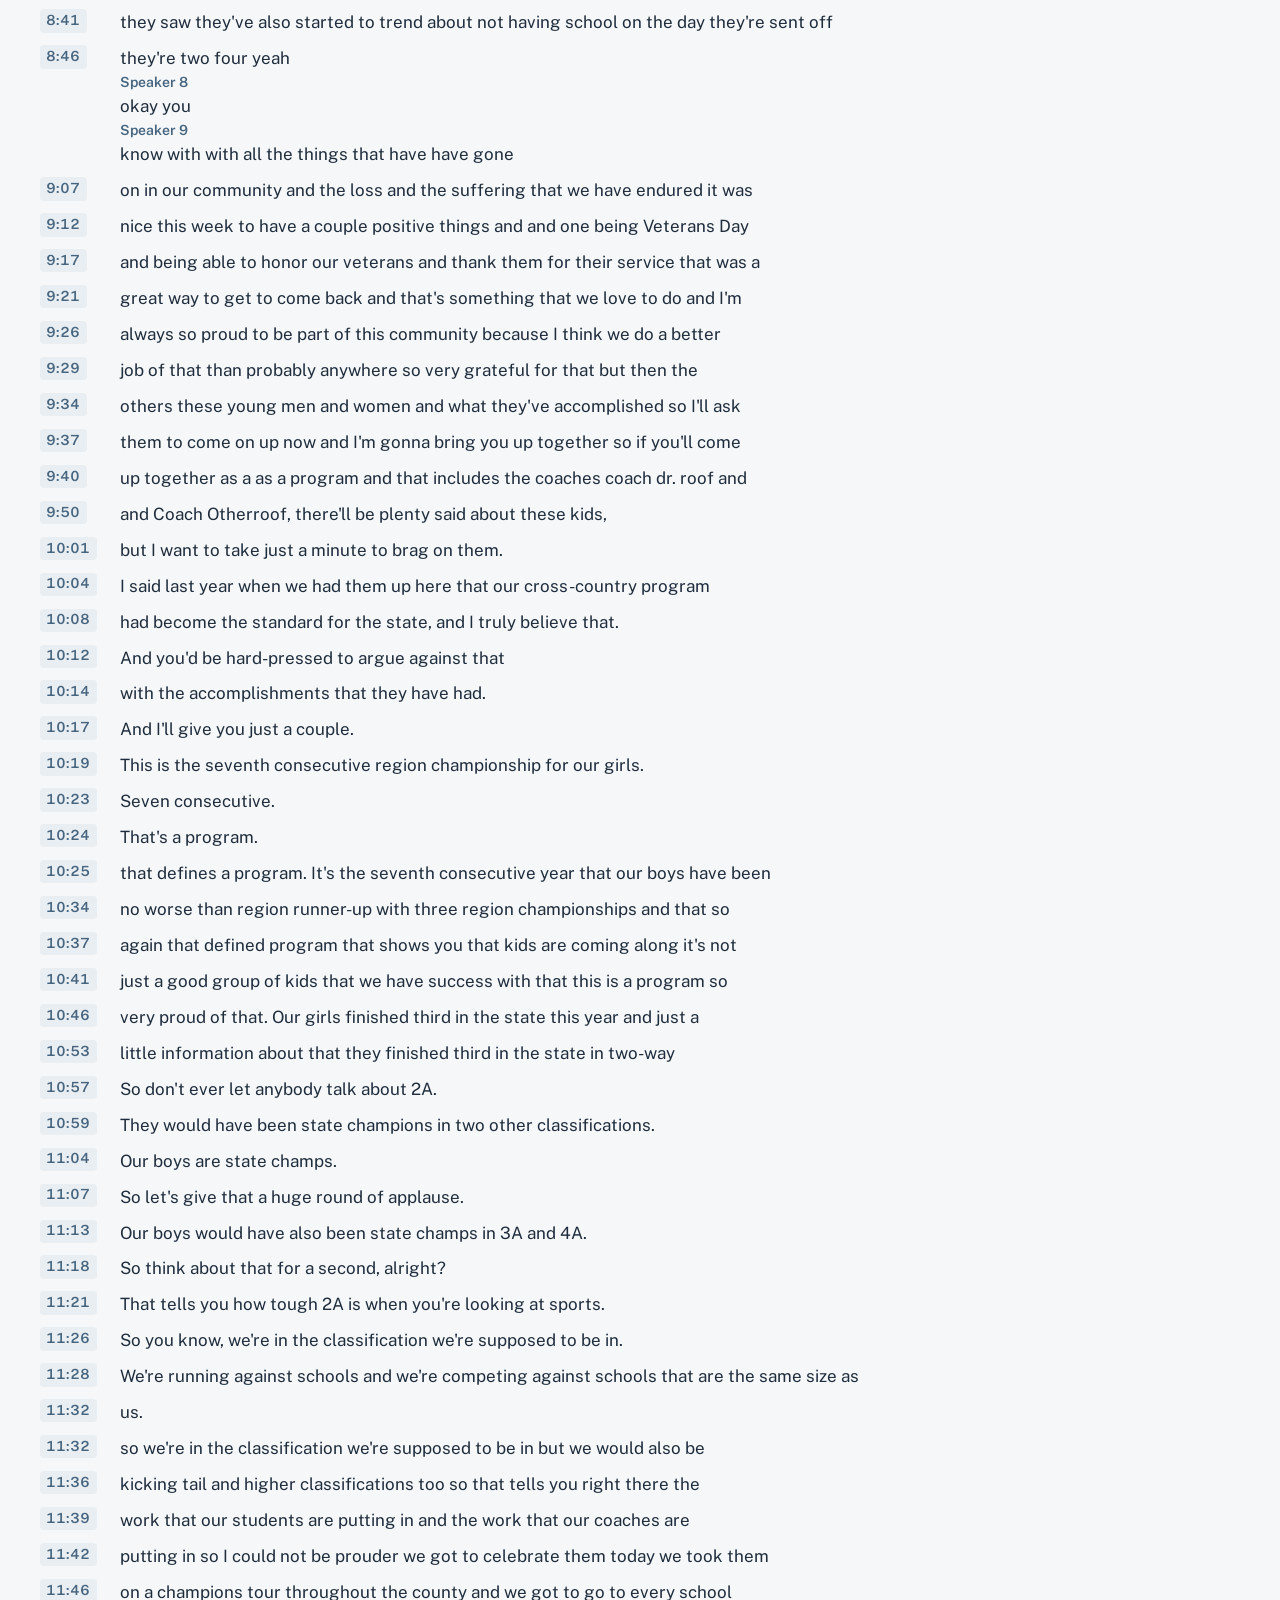
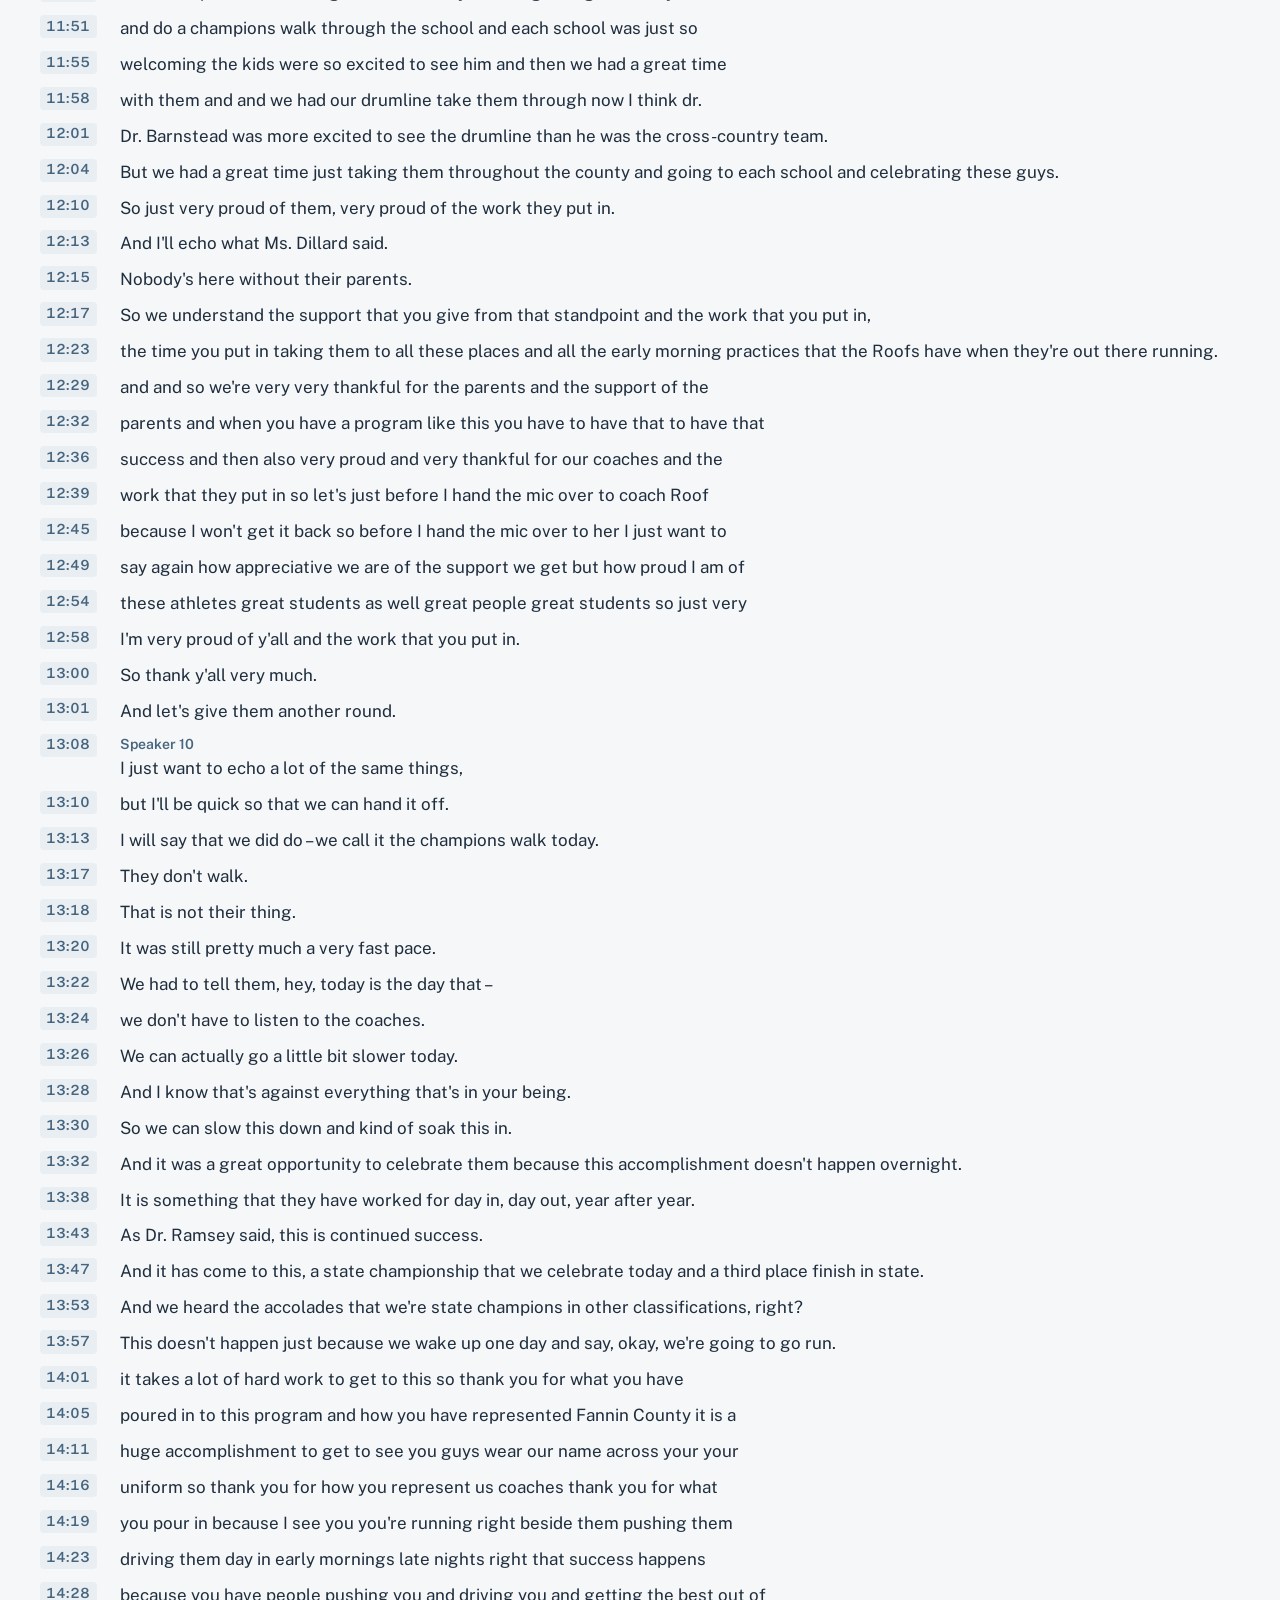
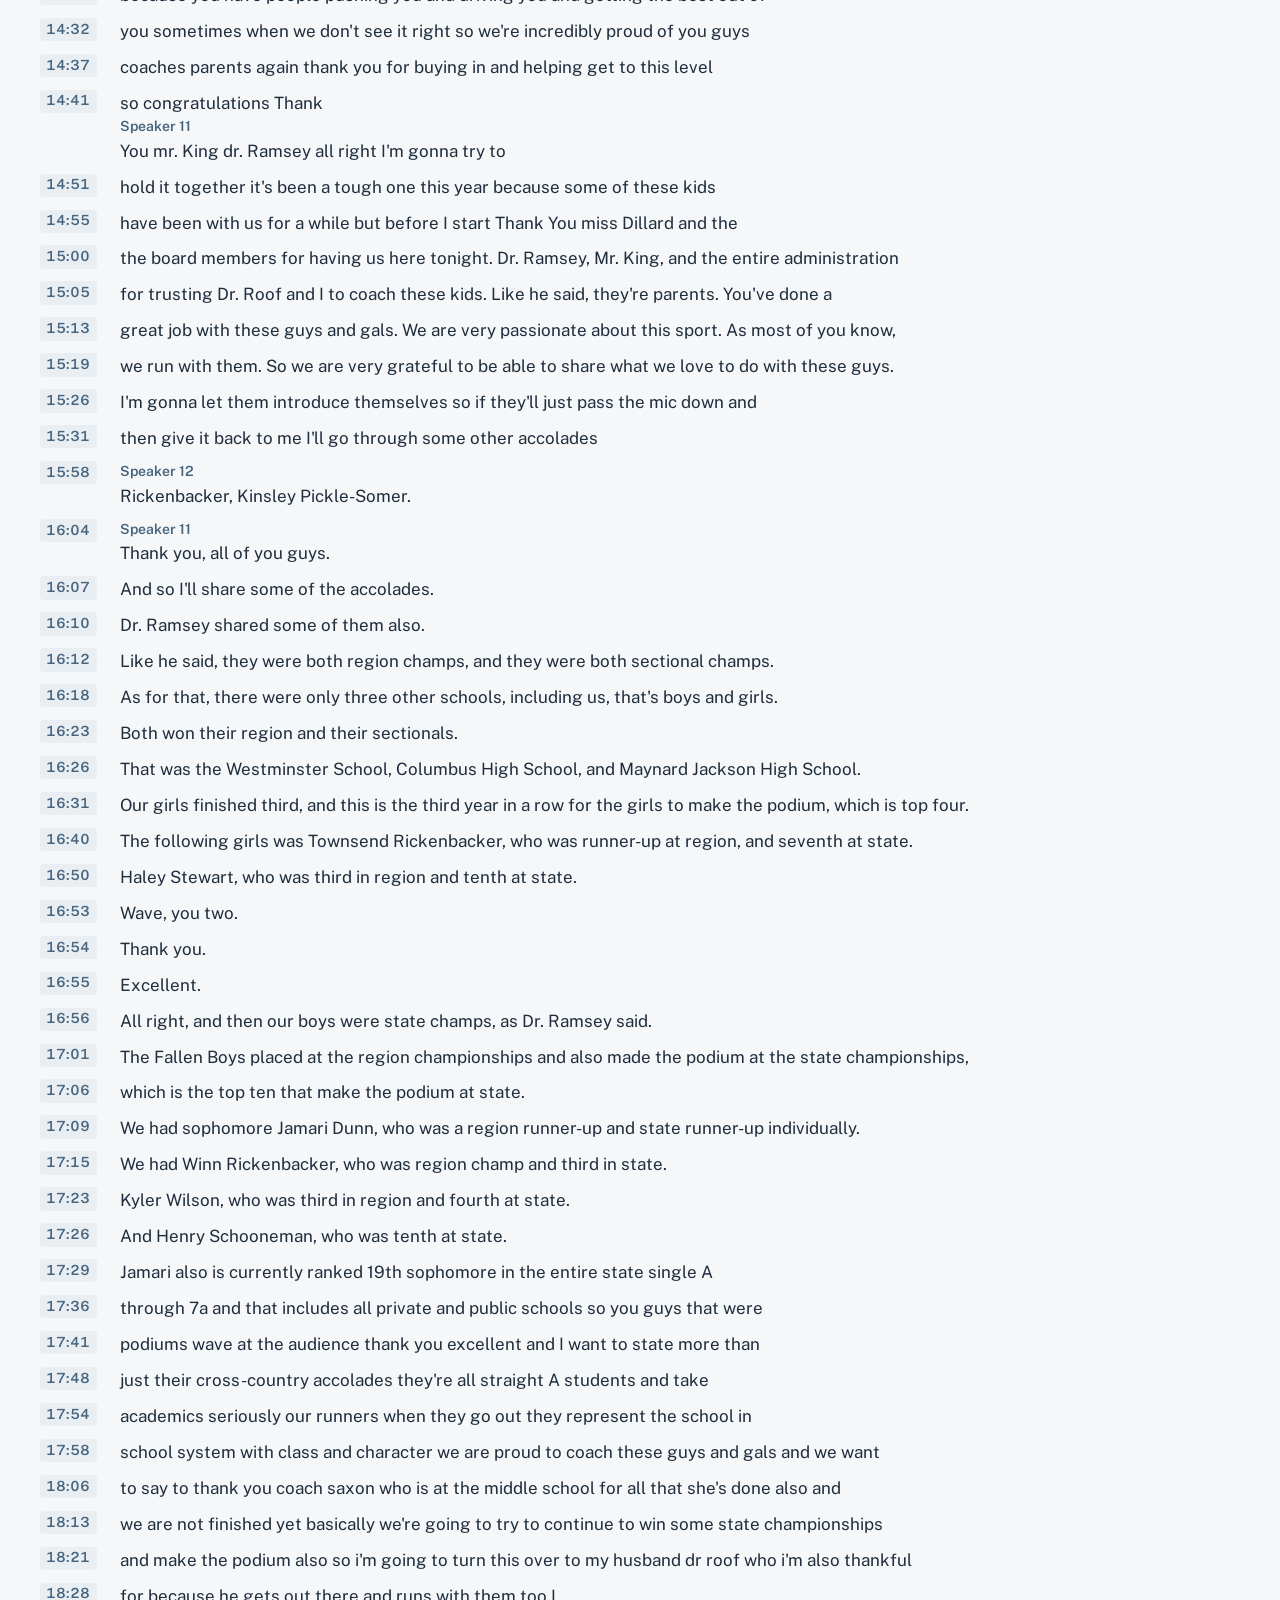
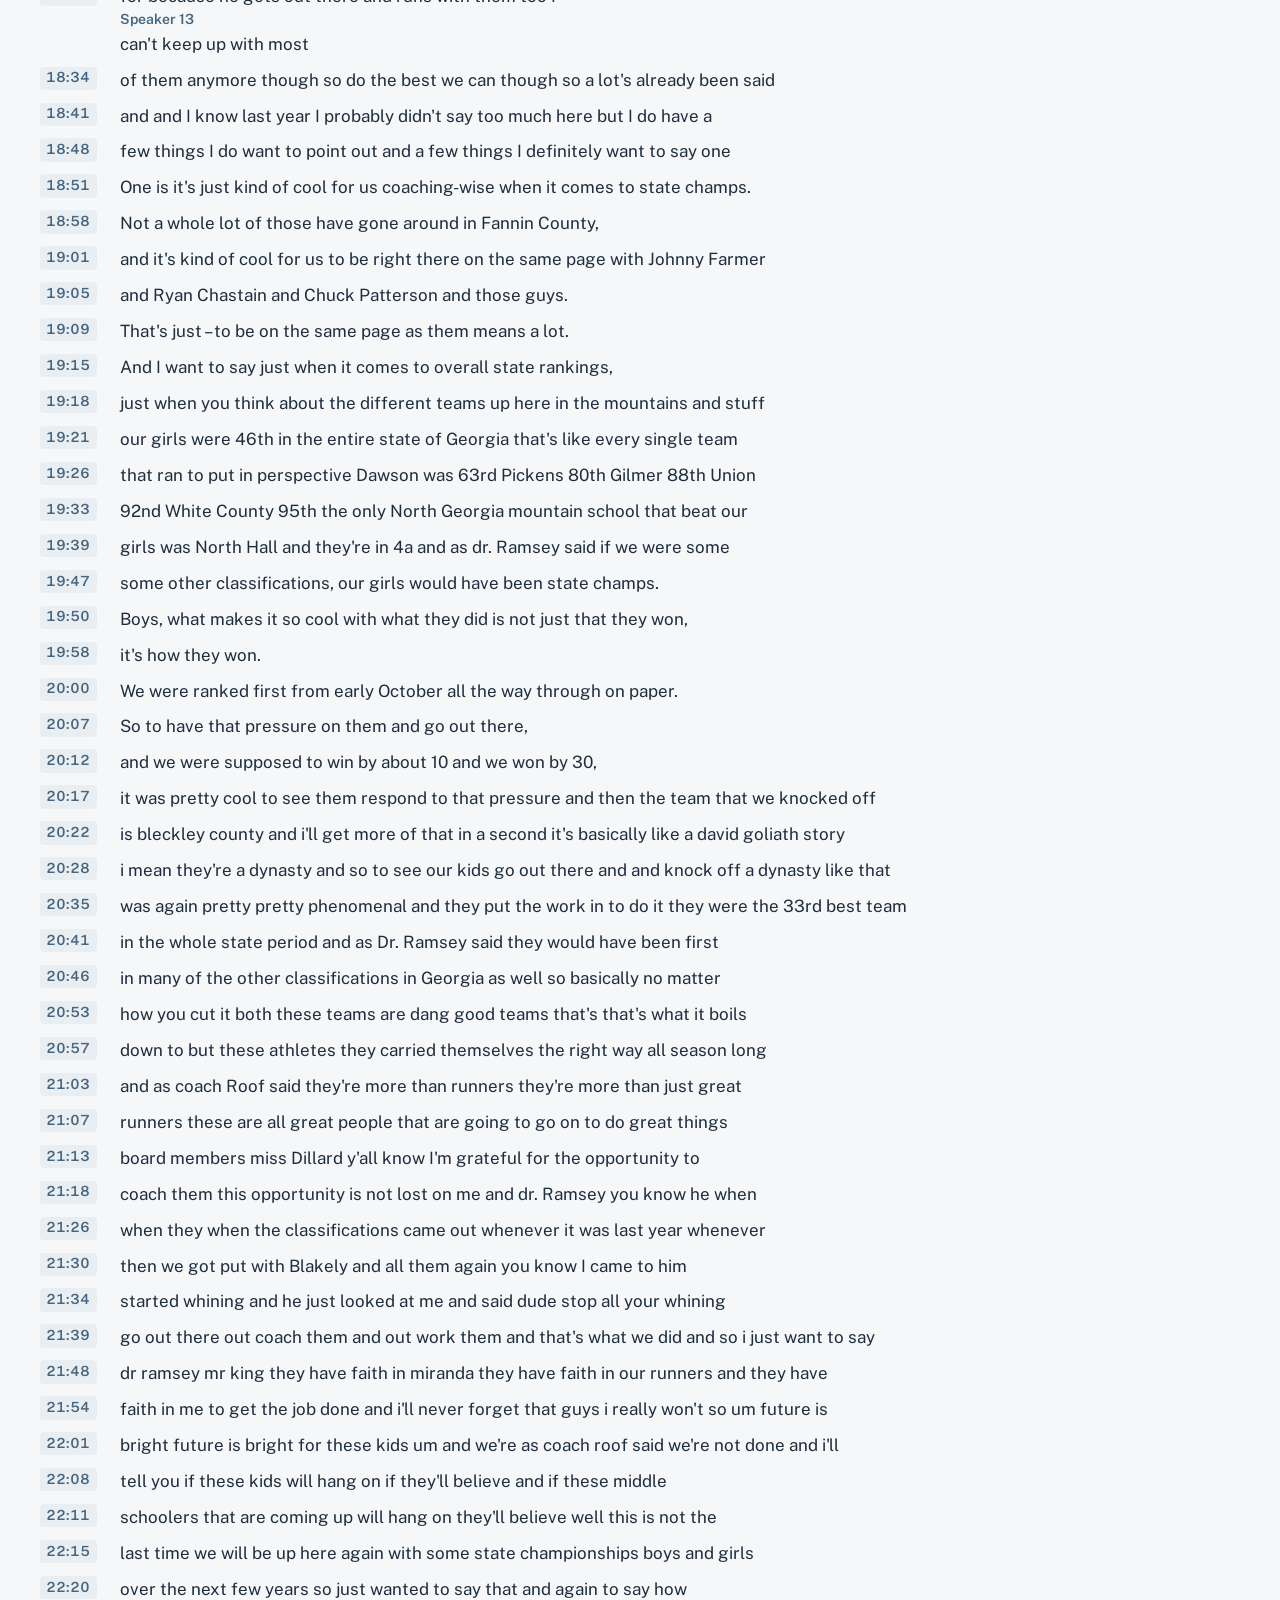
<file: docs/m/cPJH8wCiCg4.html>
<!doctype html>
<html lang="en">
<head>
<meta charset="utf-8">
<meta name="viewport" content="width=device-width, initial-scale=1">
<title>Fannin County Board of Education, November 12, 2026</title>
<meta name="description" content="The board reviewed the Unified Literacy Plan, accepted two resignations, and hired new deputy captains Evan Asbury and Dennis P. Shock while acknowledging community resilience following recent…">
<link rel="canonical" href="https://sudo-update-bryguy.github.io/council-brief/m/cPJH8wCiCg4.html">
<meta property="og:type" content="article">
<meta property="og:site_name" content="council-brief">
<meta property="og:title" content="Fannin County Board of Education, November 12, 2026">
<meta property="og:description" content="The board reviewed the Unified Literacy Plan, accepted two resignations, and hired new deputy captains Evan Asbury and Dennis P. Shock while acknowledging community resilience following recent…">
<meta property="og:url" content="https://sudo-update-bryguy.github.io/council-brief/m/cPJH8wCiCg4.html">
<meta property="og:image" content="https://sudo-update-bryguy.github.io/council-brief/assets/card.png">
<meta property="og:image:width" content="1200">
<meta property="og:image:height" content="630">
<meta property="og:image:alt" content="council-brief: what your local government decided, without sitting through the meeting.">
<meta name="twitter:card" content="summary_large_image">
<link rel="preconnect" href="https://fonts.googleapis.com">
<link rel="preconnect" href="https://fonts.gstatic.com" crossorigin>
<link rel="stylesheet" href="https://fonts.googleapis.com/css2?family=Public+Sans:ital,wght@0,400;0,600;0,800;1,400&display=swap">
<link rel="stylesheet" href="../assets/style.css">
<link rel="alternate" type="application/rss+xml" title="council-brief: new meetings" href="../feed.xml">
</head>
<body class="wide">
<a class="skip" href="#main">Skip to content</a>
<header class="site">
  <a class="mark" href="../index.html">council-brief</a>
  <nav aria-label="Site">
    <a href="../index.html">Meetings</a>
    <a href="../about.html">About</a>
    <a href="../support.html">Support</a>
  </nav>
</header>
<main id="main">
<article class="meeting" data-video="cPJH8wCiCg4">
<div class="top">
<div class="heading">
  <p class="back"><a href="../index.html">All meetings</a></p>
  <h1>Fannin County Board of Education<span class="date">Thursday, November 12, 2026</span></h1>
</div>
<div class="watch">
  <div class="player"><div id="player" data-video="cPJH8wCiCg4">
    <a class="poster" href="https://www.youtube.com/watch?v=cPJH8wCiCg4">Watch the recording on YouTube</a>
  </div></div>
  <div class="strip" role="group" aria-label="Timeline of the 1:10:54 recording with 10 votes marked"><div class="strip-bar"><a class="vmark passed" style="left:6.51%" href="https://www.youtube.com/watch?v=cPJH8wCiCg4&amp;t=277s" data-t="277" title="4:37: Passed, Approve the agenda as presented" aria-label="4:37: Passed, Approve the agenda as presented"></a><a class="vmark passed" style="left:38.31%" href="https://www.youtube.com/watch?v=cPJH8wCiCg4&amp;t=1630s" data-t="1630" title="27:10: Passed, Approve school quarterly financial reports" aria-label="27:10: Passed, Approve school quarterly financial reports"></a><a class="vmark passed" style="left:42.10%" href="https://www.youtube.com/watch?v=cPJH8wCiCg4&amp;t=1791s" data-t="1791" title="29:51: Passed, Approve the district financial report as presented" aria-label="29:51: Passed, Approve the district financial report as presented"></a><a class="vmark unclear" style="left:47.43%" href="https://www.youtube.com/watch?v=cPJH8wCiCg4&amp;t=2018s" data-t="2018" title="33:38: Result unclear, Approve the 2026 bond resolution" aria-label="33:38: Result unclear, Approve the 2026 bond resolution"></a><a class="vmark passed" style="left:50.84%" href="https://www.youtube.com/watch?v=cPJH8wCiCg4&amp;t=2163s" data-t="2163" title="36:03: Passed, Approve the ESPLOST 7 referendum" aria-label="36:03: Passed, Approve the ESPLOST 7 referendum"></a><a class="vmark passed" style="left:60.55%" href="https://www.youtube.com/watch?v=cPJH8wCiCg4&amp;t=2576s" data-t="2576" title="42:56: Passed, Approve the Unified Literacy Plan" aria-label="42:56: Passed, Approve the Unified Literacy Plan"></a><a class="vmark passed" style="left:63.63%" href="https://www.youtube.com/watch?v=cPJH8wCiCg4&amp;t=2707s" data-t="2707" title="45:07: Passed, Accept the resignation of Thomas Hamby and Christy Sparks" aria-label="45:07: Passed, Accept the resignation of Thomas Hamby and Christy Sparks"></a><a class="vmark passed" style="left:64.10%" href="https://www.youtube.com/watch?v=cPJH8wCiCg4&amp;t=2727s" data-t="2727" title="45:27: Passed, Hire John Brooke as a bus driver" aria-label="45:27: Passed, Hire John Brooke as a bus driver"></a><a class="vmark passed" style="left:65.46%" href="https://www.youtube.com/watch?v=cPJH8wCiCg4&amp;t=2785s" data-t="2785" title="46:25: Passed, Hire substitute teachers Benjamin Ehrman, Brandy Franklin, Joy Grazinga, Angelina Hughes, Lisa Johanson, Natalie Run Scavenge, John Trotter, and Alexa Vinsalia" aria-label="46:25: Passed, Hire substitute teachers Benjamin Ehrman, Brandy Franklin, Joy Grazinga, Angelina Hughes, Lisa Johanson, Natalie Run Scavenge, John Trotter, and Alexa Vinsalia"></a><a class="vmark passed" style="left:99.94%" href="https://www.youtube.com/watch?v=cPJH8wCiCg4&amp;t=4252s" data-t="4252" title="1:10:52: Passed, adjourn" aria-label="1:10:52: Passed, adjourn"></a></div><div class="strip-ends"><span>0:00</span><span>1:10:54</span></div></div>
  
</div>
<section class="lede-block">
  <h2 class="visually-hidden">Summary</h2>
  <p class="lede">The board reviewed the Unified Literacy Plan, accepted two resignations, and hired new deputy captains Evan Asbury and Dennis P. Shock while acknowledging community resilience following recent disasters.</p>
</section>
<section class="votes">
  <h2>10 votes</h2>
  <ol class="decisions"><li class="decision passed">
  <div class="outcome">Passed</div>
  <div class="motion"><p>Approve the agenda as presented</p><span class="count">unanimous, as heard on the recording</span><blockquote>“Unanimous.”</blockquote></div>
  <div class="when"><a class="ts" href="https://www.youtube.com/watch?v=cPJH8wCiCg4&amp;t=277s" data-t="277" aria-label="Play from 4:37">4:37</a></div>
</li><li class="decision passed">
  <div class="outcome">Passed</div>
  <div class="motion"><p>Approve school quarterly financial reports</p><span class="count">unanimous, as heard on the recording</span><blockquote>“all in favor by raised hand unanimous”</blockquote></div>
  <div class="when"><a class="ts" href="https://www.youtube.com/watch?v=cPJH8wCiCg4&amp;t=1630s" data-t="1630" aria-label="Play from 27:10">27:10</a></div>
</li><li class="decision passed">
  <div class="outcome">Passed</div>
  <div class="motion"><p>Approve the district financial report as presented</p><span class="count">unanimous, as heard on the recording</span><blockquote>“all in favor by raised hand unanimous”</blockquote></div>
  <div class="when"><a class="ts" href="https://www.youtube.com/watch?v=cPJH8wCiCg4&amp;t=1791s" data-t="1791" aria-label="Play from 29:51">29:51</a></div>
</li><li class="decision unclear">
  <div class="outcome">Result unclear</div>
  <div class="motion"><p>Approve the 2026 bond resolution</p><blockquote>“I do believe one of them for approved and mr. born abstain thank you”</blockquote><span class="check" title="&#x27;unanimous&#x27; was never said; removed; no vote result was said near this line; &#x27;passed&#x27; changed to &#x27;unclear&#x27;; quote not found near timestamp">Not confirmed by the automatic checks</span></div>
  <div class="when"><a class="ts" href="https://www.youtube.com/watch?v=cPJH8wCiCg4&amp;t=2018s" data-t="2018" aria-label="Play from 33:38">33:38</a></div>
</li><li class="decision passed">
  <div class="outcome">Passed</div>
  <div class="motion"><p>Approve the ESPLOST 7 referendum</p><span class="count">unanimous, as heard on the recording</span><blockquote>“all in favor by raised hands unanimous”</blockquote></div>
  <div class="when"><a class="ts" href="https://www.youtube.com/watch?v=cPJH8wCiCg4&amp;t=2163s" data-t="2163" aria-label="Play from 36:03">36:03</a></div>
</li><li class="decision passed">
  <div class="outcome">Passed</div>
  <div class="motion"><p>Approve the Unified Literacy Plan</p><span class="count">unanimous, as heard on the recording</span><blockquote>“anything else all in favor by raised hand unanimous thank you thank you next”</blockquote></div>
  <div class="when"><a class="ts" href="https://www.youtube.com/watch?v=cPJH8wCiCg4&amp;t=2576s" data-t="2576" aria-label="Play from 42:56">42:56</a></div>
</li><li class="decision passed">
  <div class="outcome">Passed</div>
  <div class="motion"><p>Accept the resignation of Thomas Hamby and Christy Sparks</p><span class="count">unanimous, as heard on the recording</span><blockquote>“Unanimous.”</blockquote><span class="check" title="quote appears 4 times nearby; the exact moment may be off">Not confirmed by the automatic checks</span></div>
  <div class="when"><a class="ts" href="https://www.youtube.com/watch?v=cPJH8wCiCg4&amp;t=2707s" data-t="2707" aria-label="Play from 45:07">45:07</a></div>
</li><li class="decision passed">
  <div class="outcome">Passed</div>
  <div class="motion"><p>Hire John Brooke as a bus driver</p><span class="count">unanimous, as heard on the recording</span><blockquote>“second thank you all in favor by raised and unanimous this next and set of”</blockquote></div>
  <div class="when"><a class="ts" href="https://www.youtube.com/watch?v=cPJH8wCiCg4&amp;t=2727s" data-t="2727" aria-label="Play from 45:27">45:27</a></div>
</li><li class="decision passed">
  <div class="outcome">Passed</div>
  <div class="motion"><p>Hire substitute teachers Benjamin Ehrman, Brandy Franklin, Joy Grazinga, Angelina Hughes, Lisa Johanson, Natalie Run Scavenge, John Trotter, and Alexa Vinsalia</p><span class="count">unanimous, as heard on the recording</span><blockquote>“second I&#x27;ll second it thank you all in favor by raised hand unanimous you&#x27;re up”</blockquote></div>
  <div class="when"><a class="ts" href="https://www.youtube.com/watch?v=cPJH8wCiCg4&amp;t=2785s" data-t="2785" aria-label="Play from 46:25">46:25</a></div>
</li><li class="decision passed">
  <div class="outcome">Passed</div>
  <div class="motion"><p>Adjourn</p><span class="count">unanimous, as heard on the recording</span><blockquote>“unanimous”</blockquote></div>
  <div class="when"><a class="ts" href="https://www.youtube.com/watch?v=cPJH8wCiCg4&amp;t=4252s" data-t="4252" aria-label="Play from 1:10:52">1:10:52</a></div>
</li></ol>
</section>
</div>
<div class="details">
<section><h2>Discussion</h2><ul class="items"><li><h3>Approval of agenda</h3><p>The board approved the agenda unanimously after a motion and second were made. <a class="ts" href="https://www.youtube.com/watch?v=cPJH8wCiCg4&amp;t=267s" data-t="267" aria-label="Play from 4:27">4:27</a></p></li><li><h3>Special recognition for Orin Worley</h3><p>Dr. Barnstead and Orin Worley were recognized; Orin received the American Legion Auxiliary Good Deed Award for volunteering to clean up after a flood. <a class="ts" href="https://www.youtube.com/watch?v=cPJH8wCiCg4&amp;t=304s" data-t="304" aria-label="Play from 5:04">5:04</a></p></li><li><h3>Special recognition for East Fannin High School cross-country team</h3><p>Dr. Ramsey invited Dr. Roof and Coach Otherroof to recognize the cross-country program, noting its consecutive regional championships and state-level performance. <a class="ts" href="https://www.youtube.com/watch?v=cPJH8wCiCg4&amp;t=511s" data-t="511" aria-label="Play from 8:31">8:31</a></p></li><li><h3>Cross-country team achievements</h3><p>The girls&#x27; team won seven consecutive region championships and finished third in the state; the boys were runner-up three times and won three region championships. <a class="ts" href="https://www.youtube.com/watch?v=cPJH8wCiCg4&amp;t=619s" data-t="619" aria-label="Play from 10:19">10:19</a></p></li><li><h3>Champions walk event</h3><p>Staff described the &#x27;champions walk&#x27; as a fast-paced event where they encouraged athletes to slow down and celebrate their accomplishments rather than focusing on speed. <a class="ts" href="https://www.youtube.com/watch?v=cPJH8wCiCg4&amp;t=793s" data-t="793" aria-label="Play from 13:13">13:13</a></p></li><li><h3>Cross-country team achievements</h3><p>The board acknowledged the teams&#x27; third-place finish at the state championship and victories in other classifications, noting that this continued success required significant hard work. <a class="ts" href="https://www.youtube.com/watch?v=cPJH8wCiCg4&amp;t=827s" data-t="827" aria-label="Play from 13:47">13:47</a></p></li><li><h3>Athlete accolades</h3><p>Staff highlighted specific achievements of individual athletes, including runners-up and podium finishers at regional and state levels. <a class="ts" href="https://www.youtube.com/watch?v=cPJH8wCiCg4&amp;t=972s" data-t="972" aria-label="Play from 16:12">16:12</a></p></li><li><h3>Academic performance</h3><p>Staff emphasized that the athletes are straight-A students who represent the school system with class and character. <a class="ts" href="https://www.youtube.com/watch?v=cPJH8wCiCg4&amp;t=1068s" data-t="1068" aria-label="Play from 17:48">17:48</a></p></li><li><h3>Comparison to other schools</h3><p>Staff noted that their team is on the same level as Johnny Farmer, Ryan Chastain, and Chuck Patterson regarding state championships. <a class="ts" href="https://www.youtube.com/watch?v=cPJH8wCiCg4&amp;t=1141s" data-t="1141" aria-label="Play from 19:01">19:01</a></p></li><li><h3>Athletic team performance</h3><p>A speaker highlighted that the girls&#x27; track team finished 46th in Georgia, beating several mountain schools, while the boys&#x27; team won despite being ranked first on paper and expected to win by only 10 points but actually winning by 30. <a class="ts" href="https://www.youtube.com/watch?v=cPJH8wCiCg4&amp;t=1161s" data-t="1161" aria-label="Play from 19:21">19:21</a></p></li><li><h3>Athletic team performance</h3><p>The speaker noted that Blakely County was the only North Georgia mountain school to beat their girls&#x27; team, describing it as a David vs. Goliath story. <a class="ts" href="https://www.youtube.com/watch?v=cPJH8wCiCg4&amp;t=1222s" data-t="1222" aria-label="Play from 20:22">20:22</a></p></li><li><h3>Athletic team performance</h3><p>A speaker mentioned that both the girls&#x27; and boys&#x27; teams are excellent athletes who carry themselves well throughout the season. <a class="ts" href="https://www.youtube.com/watch?v=cPJH8wCiCg4&amp;t=1253s" data-t="1253" aria-label="Play from 20:53">20:53</a></p></li><li><h3>Athletic team performance</h3><p>A speaker expressed gratitude to Dr. Ramsey and Mr. King for their faith in the coaches and students. <a class="ts" href="https://www.youtube.com/watch?v=cPJH8wCiCg4&amp;t=1308s" data-t="1308" aria-label="Play from 21:48">21:48</a></p></li><li><h3>Financial reporting</h3><p>Staff explained that elementary school financial reports were split into two documents to ensure DA compliance, listing balances for Blue Ridge, East Fannin, and West Fannin schools. <a class="ts" href="https://www.youtube.com/watch?v=cPJH8wCiCg4&amp;t=1528s" data-t="1528" aria-label="Play from 25:28">25:28</a></p></li><li><h3>Financial reporting</h3><p>Staff reported balances for Fannin Middle School, High School, and CTA from the second financial document. <a class="ts" href="https://www.youtube.com/watch?v=cPJH8wCiCg4&amp;t=1587s" data-t="1587" aria-label="Play from 26:27">26:27</a></p></li><li><h3>District financial report</h3><p>Staff presented the district&#x27;s first-quarter financial report, noting revenue collection from property taxes and grants is lagging behind expenses. <a class="ts" href="https://www.youtube.com/watch?v=cPJH8wCiCg4&amp;t=1639s" data-t="1639" aria-label="Play from 27:19">27:19</a></p></li><li><h3>Grant reimbursement process</h3><p>Staff clarified that grant money comes after spending general funds, as federal agencies reimburse only after verifying expenses were made. <a class="ts" href="https://www.youtube.com/watch?v=cPJH8wCiCg4&amp;t=1710s" data-t="1710" aria-label="Play from 28:30">28:30</a></p></li><li><h3>Federal funding delay</h3><p>Staff explained a delay in receiving federal school nutrition funds due to a lack of payment from the department. <a class="ts" href="https://www.youtube.com/watch?v=cPJH8wCiCg4&amp;t=1759s" data-t="1759" aria-label="Play from 29:19">29:19</a></p></li><li><h3>Financial projections and SPLOST collections</h3><p>Staff reported September revenue was over $1 million, representing a 11.7% year-over-year increase, bringing the average monthly collection to approximately $911,000. Collections are projected to reach full amounts by November 2029. <a class="ts" href="https://www.youtube.com/watch?v=cPJH8wCiCg4&amp;t=1811s" data-t="1811" aria-label="Play from 30:11">30:11</a></p></li><li><h3>2026 Bond Resolution for CTAE building</h3><p>The board reviewed a $10 million bond resolution to assist cash flow and continue construction on the current CTAE building. The bond is to be repaid with funds from SPLOST, which has already been approved by voters. <a class="ts" href="https://www.youtube.com/watch?v=cPJH8wCiCg4&amp;t=1860s" data-t="1860" aria-label="Play from 31:00">31:00</a></p></li><li><h3>Bond details and repayment source</h3><p>The bond has a $10 million face amount with an interest rate of 3.94 percent, scheduled to happen in December. Repayment is planned using the East Blossom SPLOST funds already collected. <a class="ts" href="https://www.youtube.com/watch?v=cPJH8wCiCg4&amp;t=1918s" data-t="1918" aria-label="Play from 31:58">31:58</a></p></li><li><h3>Intercept resolution</h3><p>An intercept resolution was presented stating that if issues arise, the state is backing the process. <a class="ts" href="https://www.youtube.com/watch?v=cPJH8wCiCg4&amp;t=1934s" data-t="1934" aria-label="Play from 32:14">32:14</a></p></li><li><h3>Ad valorem tax request</h3><p>A request to the county commissioners was included to allow collection of an ad valorem tax on behalf of the board if needed for repayment. <a class="ts" href="https://www.youtube.com/watch?v=cPJH8wCiCg4&amp;t=1944s" data-t="1944" aria-label="Play from 32:24">32:24</a></p></li><li><h3>Motion to approve 2026 bond resolution</h3><p>A motion was made and seconded to approve the 2026 bond resolution as presented. <a class="ts" href="https://www.youtube.com/watch?v=cPJH8wCiCg4&amp;t=1990s" data-t="1990" aria-label="Play from 33:10">33:10</a></p></li><li><h3>Vote on 2026 bond resolution</h3><p>The board voted on the resolution; one member abstained. <a class="ts" href="https://www.youtube.com/watch?v=cPJH8wCiCg4&amp;t=2010s" data-t="2010" aria-label="Play from 33:30">33:30</a></p></li><li><h3>ESPLOST 7 referendum</h3><p>The board discussed approving an ESPLOST 7 referendum, which would allow up to $75 million in funding (with a $45 million authorization) for building a new flagship school. <a class="ts" href="https://www.youtube.com/watch?v=cPJH8wCiCg4&amp;t=2027s" data-t="2027" aria-label="Play from 33:47">33:47</a></p></li><li><h3>Funding sources for CTAE</h3><p>Staff explained that ESPLOST 6 funds are currently used for system upkeep, athletic facilities, fleet replacement, and the CTAE construction project. <a class="ts" href="https://www.youtube.com/watch?v=cPJH8wCiCg4&amp;t=2043s" data-t="2043" aria-label="Play from 34:03">34:03</a></p></li><li><h3>Recommendation for ESPLOST 7</h3><p>Staff recommended approving the ESPLOST 7 referendum on the ballot in March 2027. <a class="ts" href="https://www.youtube.com/watch?v=cPJH8wCiCg4&amp;t=2112s" data-t="2112" aria-label="Play from 35:12">35:12</a></p></li><li><h3>Motion to approve ESPLOST 7</h3><p>A motion was made and seconded to approve the ESPLOST 7 resolution as presented. <a class="ts" href="https://www.youtube.com/watch?v=cPJH8wCiCg4&amp;t=2152s" data-t="2152" aria-label="Play from 35:52">35:52</a></p></li><li><h3>Vote on ESPLOST 7</h3><p>The board voted unanimously in favor of the ESPLOST 7 resolution. <a class="ts" href="https://www.youtube.com/watch?v=cPJH8wCiCg4&amp;t=2163s" data-t="2163" aria-label="Play from 36:03">36:03</a></p></li><li><h3>Unified Literacy Plan presentation</h3><p>Staff invited literacy coaches to present the Unified Literacy Plan, which aims to prepare students for effective communication through reading, writing, speaking, and listening. <a class="ts" href="https://www.youtube.com/watch?v=cPJH8wCiCg4&amp;t=2172s" data-t="2172" aria-label="Play from 36:12">36:12</a></p></li><li><h3>Literacy coaches introduction</h3><p>Three literacy coaches introduced themselves: Amy Allen (West Vanden Elementary), Julie Thompson (East Vanden Elementary), and Alyssa Parks (Blue Ridge Elementary). <a class="ts" href="https://www.youtube.com/watch?v=cPJH8wCiCg4&amp;t=2233s" data-t="2233" aria-label="Play from 37:13">37:13</a></p></li><li><h3>Curriculum approach</h3><p>The plan utilizes a science of reading curriculum, including Bookworms for high school and Hagerty for kindergarteners, with a bundle approach and disciplinary literacy for upper grades. <a class="ts" href="https://www.youtube.com/watch?v=cPJH8wCiCg4&amp;t=2305s" data-t="2305" aria-label="Play from 38:25">38:25</a></p></li><li><h3>Plan goals</h3><p>The plan focuses on increasing the percentage of students reading at or above grade level. <a class="ts" href="https://www.youtube.com/watch?v=cPJH8wCiCg4&amp;t=2372s" data-t="2372" aria-label="Play from 39:32">39:32</a></p></li><li><h3>Unified Literacy Plan</h3><p>Staff explained that the plan includes components connected to state legislation regarding kindergarten readiness and first-grade promotion, ensuring students are prepared when transitioning between grades. Decisions on placement, promotion, and retention are made as team decisions based on all available information rather than single test scores, with input from staff and parents. <a class="ts" href="https://www.youtube.com/watch?v=cPJH8wCiCg4&amp;t=2409s" data-t="2409" aria-label="Play from 40:09">40:09</a></p></li><li><h3>Unified Literacy Plan</h3><p>Staff emphasized that all placement, promotion, and retention decisions are team decisions based on all available information and input from those who work closely with students and parents. <a class="ts" href="https://www.youtube.com/watch?v=cPJH8wCiCg4&amp;t=2437s" data-t="2437" aria-label="Play from 40:37">40:37</a></p></li><li><h3>Construction and Facilities</h3><p>Staff reported that 610 cubic yards of concrete have been poured for footers, which are still not completed. A retaining wall is nearing completion with forms being put in place, expected to be poured within the next two weeks. <a class="ts" href="https://www.youtube.com/watch?v=cPJH8wCiCg4&amp;t=2603s" data-t="2603" aria-label="Play from 43:23">43:23</a></p></li><li><h3>Construction and Facilities</h3><p>Staff noted that construction on the retaining wall has been slowed by rain but is moving forward, with forms being installed to prepare for pouring. <a class="ts" href="https://www.youtube.com/watch?v=cPJH8wCiCg4&amp;t=2658s" data-t="2658" aria-label="Play from 44:18">44:18</a></p></li><li><h3>New Deputy Captains</h3><p>The board welcomed Evan Asbury and Dennis P. Shock as new deputy captains, noting their backgrounds and upcoming assignments at West Fannin and Blue Ridge high schools. <a class="ts" href="https://www.youtube.com/watch?v=cPJH8wCiCg4&amp;t=2920s" data-t="2920" aria-label="Play from 48:40">48:40</a></p></li><li><h3>New Deputy Captains</h3><p>Dennis P. Shock was introduced as having 25 years in public safety, including 18 years as a firefighter and law enforcement experience. <a class="ts" href="https://www.youtube.com/watch?v=cPJH8wCiCg4&amp;t=2968s" data-t="2968" aria-label="Play from 49:28">49:28</a></p></li><li><h3>Staffing Status</h3><p>The board confirmed that the department is now fully staffed with these new additions. <a class="ts" href="https://www.youtube.com/watch?v=cPJH8wCiCg4&amp;t=3052s" data-t="3052" aria-label="Play from 50:52">50:52</a></p></li><li><h3>Training Schedule</h3><p>Dennis P. Shock will complete training on school software and forms over the next one to two weeks. <a class="ts" href="https://www.youtube.com/watch?v=cPJH8wCiCg4&amp;t=3064s" data-t="3064" aria-label="Play from 51:04">51:04</a></p></li><li><h3>School Visits</h3><p>Staff members are scheduled to tour the new facilities at high schools starting tomorrow. <a class="ts" href="https://www.youtube.com/watch?v=cPJH8wCiCg4&amp;t=3073s" data-t="3073" aria-label="Play from 51:13">51:13</a></p></li><li><h3>SRO Appreciation</h3><p>The board expressed gratitude to School Resource Officers for their support and family-like relationship with the department. <a class="ts" href="https://www.youtube.com/watch?v=cPJH8wCiCg4&amp;t=3081s" data-t="3081" aria-label="Play from 51:21">51:21</a></p></li><li><h3>Spirit Contests</h3><p>The board noted that West Fannin has taken the spirit banner from middle school and will receive another one soon. <a class="ts" href="https://www.youtube.com/watch?v=cPJH8wCiCg4&amp;t=3313s" data-t="3313" aria-label="Play from 55:13">55:13</a></p></li><li><h3>East Blossom vote importance</h3><p>A board member emphasized that the East Blossom vote is critical for funding new schools and the future of Fannin County education. <a class="ts" href="https://www.youtube.com/watch?v=cPJH8wCiCg4&amp;t=3406s" data-t="3406" aria-label="Play from 56:46">56:46</a></p></li><li><h3>East Blossom vote importance</h3><p>The speaker urged residents to support the East Blossom measure to ensure future school construction. <a class="ts" href="https://www.youtube.com/watch?v=cPJH8wCiCg4&amp;t=3419s" data-t="3419" aria-label="Play from 56:59">56:59</a></p></li><li><h3>Track and field achievements</h3><p>The speaker praised track and field athletes, noting the consistency of competition standards compared to other sports. <a class="ts" href="https://www.youtube.com/watch?v=cPJH8wCiCg4&amp;t=3436s" data-t="3436" aria-label="Play from 57:16">57:16</a></p></li><li><h3>Track and field achievements</h3><p>The speaker congratulated athletes on their state championship performance. <a class="ts" href="https://www.youtube.com/watch?v=cPJH8wCiCg4&amp;t=3498s" data-t="3498" aria-label="Play from 58:18">58:18</a></p></li><li><h3>Community resilience after disasters</h3><p>The speaker acknowledged the devastation in McCasville and Copperhill and commended the community&#x27;s collective response. <a class="ts" href="https://www.youtube.com/watch?v=cPJH8wCiCg4&amp;t=3512s" data-t="3512" aria-label="Play from 58:32">58:32</a></p></li><li><h3>Community resilience after disasters</h3><p>The speaker highlighted the community&#x27;s empathy and unity in helping those affected by recent events. <a class="ts" href="https://www.youtube.com/watch?v=cPJH8wCiCg4&amp;t=3535s" data-t="3535" aria-label="Play from 58:55">58:55</a></p></li><li><h3>Student recognition</h3><p>The speaker expressed admiration for third-grader Owen Worley&#x27;s achievement. <a class="ts" href="https://www.youtube.com/watch?v=cPJH8wCiCg4&amp;t=3578s" data-t="3578" aria-label="Play from 59:38">59:38</a></p></li><li><h3>Student recognition</h3><p>The speaker stated being impressed by the young man&#x27;s recognition at such a young age. <a class="ts" href="https://www.youtube.com/watch?v=cPJH8wCiCg4&amp;t=3595s" data-t="3595" aria-label="Play from 59:55">59:55</a></p></li><li><h3>School administration decisions</h3><p>The speaker thanked the administration for making an empathetic decision regarding school inconveniences. <a class="ts" href="https://www.youtube.com/watch?v=cPJH8wCiCg4&amp;t=3629s" data-t="3629" aria-label="Play from 1:00:29">1:00:29</a></p></li><li><h3>Staff and volunteer appreciation</h3><p>The speaker thanked SROs, literacy coaches, and principals for their service and partnership. <a class="ts" href="https://www.youtube.com/watch?v=cPJH8wCiCg4&amp;t=3661s" data-t="3661" aria-label="Play from 1:01:01">1:01:01</a></p></li><li><h3>Staff and volunteer appreciation</h3><p>The speaker specifically thanked Heather and literacy coaches for their work. <a class="ts" href="https://www.youtube.com/watch?v=cPJH8wCiCg4&amp;t=3670s" data-t="3670" aria-label="Play from 1:01:10">1:01:10</a></p></li><li><h3>SPLOST funding</h3><p>The speaker reiterated the necessity of SPLOST funding to build and improve school facilities. <a class="ts" href="https://www.youtube.com/watch?v=cPJH8wCiCg4&amp;t=3675s" data-t="3675" aria-label="Play from 1:01:15">1:01:15</a></p></li><li><h3>Band achievements</h3><p>The speaker expressed pride in the many competitive people in sports. <a class="ts" href="https://www.youtube.com/watch?v=cPJH8wCiCg4&amp;t=3790s" data-t="3790" aria-label="Play from 1:03:10">1:03:10</a></p></li><li><h3>Band achievements</h3><p>The speaker noted the band&#x27;s first-place finish at Peach State in 4A. <a class="ts" href="https://www.youtube.com/watch?v=cPJH8wCiCg4&amp;t=3796s" data-t="3796" aria-label="Play from 1:03:16">1:03:16</a></p></li><li><h3>Staff and volunteer appreciation</h3><p>The speaker thanked Bobby for his service. <a class="ts" href="https://www.youtube.com/watch?v=cPJH8wCiCg4&amp;t=3805s" data-t="3805" aria-label="Play from 1:03:25">1:03:25</a></p></li><li><h3>Staff and volunteer appreciation</h3><p>The speaker thanked Johnny Chastain for his work cleaning up. <a class="ts" href="https://www.youtube.com/watch?v=cPJH8wCiCg4&amp;t=3830s" data-t="3830" aria-label="Play from 1:03:50">1:03:50</a></p></li><li><h3>Veterans Day event</h3><p>A resident thanked the high school for organizing a Veterans Day event, noting the sacrifice involved. <a class="ts" href="https://www.youtube.com/watch?v=cPJH8wCiCg4&amp;t=3997s" data-t="3997" aria-label="Play from 1:06:37">1:06:37</a></p></li><li><h3>Community resilience and faith</h3><p>A resident discussed how community spirit and faith helped during difficult times, citing their experience in McEachellville as a source of renewed confidence. <a class="ts" href="https://www.youtube.com/watch?v=cPJH8wCiCg4&amp;t=4054s" data-t="4054" aria-label="Play from 1:07:34">1:07:34</a></p></li><li><h3>School system appreciation</h3><p>A resident expressed deep gratitude for the school system&#x27;s work and staff. <a class="ts" href="https://www.youtube.com/watch?v=cPJH8wCiCg4&amp;t=4106s" data-t="4106" aria-label="Play from 1:08:26">1:08:26</a></p></li><li><h3>Housing demolition in McEachellville</h3><p>A board member mentioned hearing that 15 houses in McEachellville were scheduled for demolition. <a class="ts" href="https://www.youtube.com/watch?v=cPJH8wCiCg4&amp;t=4145s" data-t="4145" aria-label="Play from 1:09:05">1:09:05</a></p></li><li><h3>Remarks from Bobby Bearden (Board of Education Chair)</h3><p>The speaker thanked the staff and confirmed a motion to adjourn was unanimously approved. <a class="ts" href="https://www.youtube.com/watch?v=cPJH8wCiCg4&amp;t=4237s" data-t="4237" aria-label="Play from 1:10:37">1:10:37</a></p></li></ul></section>
<section><h2>Public comments</h2><ul class="items"><li><h3>A speaker<span class="pos">, in favor</span></h3><p>The speaker shared personal thoughts on community unity, faith, and gratitude for veterans and the school system. <a class="ts" href="https://www.youtube.com/watch?v=cPJH8wCiCg4&amp;t=3904s" data-t="3904" aria-label="Play from 1:05:04">1:05:04</a></p></li></ul></section>
<section><h2>What happens next</h2><ul class="items"><li><p>Spirit Banner Presentation <a class="ts" href="https://www.youtube.com/watch?v=cPJH8wCiCg4&amp;t=3318s" data-t="3318" aria-label="Play from 55:18">55:18</a></p></li><li><p>Staff Training Completion <a class="ts" href="https://www.youtube.com/watch?v=cPJH8wCiCg4&amp;t=3064s" data-t="3064" aria-label="Play from 51:04">51:04</a></p></li></ul></section>

<p class="provenance">Summarized by qwen3.5:4b from the recording.
2 items didn't pass the automatic checks and are marked.
Every time links to the moment in the video, so you can check it yourself.</p>
</div>
<section id="transcript">
<h2>Transcript</h2>
<p class="note">Machine transcription of the recording. Speaker names come from voice matching and can be wrong; unnamed voices are numbered. Tap any time to play from there.</p>
<label class="find" for="find">Find in this transcript</label>
<input id="find" type="search" autocomplete="off" placeholder="A road, a business, a name">
<p class="find-count" aria-live="polite"></p>
<div class="lines"><p id="t31" data-t="31"><a class="ts" href="https://www.youtube.com/watch?v=cPJH8wCiCg4&amp;t=31s" data-t="31" aria-label="Play from 0:31">0:31</a> <span class="said"><span class="who">Bobby Bearden (Board of Education Chair)</span> Good afternoon. Thank all of you for being here and those watching by way of online and thank everybody for being here and this time I&#x27;ll turn the meeting over to our superintendent.</span></p><p id="t47" data-t="47"><a class="ts" href="https://www.youtube.com/watch?v=cPJH8wCiCg4&amp;t=47s" data-t="47" aria-label="Play from 0:47">0:47</a> <span class="said"><span class="who">Shannon Dillard (Superintendent)</span> First time on the agenda is the invocation. <span class="who">Speaker 3</span> Let&#x27;s have a moment of silence please.</span></p><p id="t129" data-t="129"><a class="ts" href="https://www.youtube.com/watch?v=cPJH8wCiCg4&amp;t=129s" data-t="129" aria-label="Play from 2:09">2:09</a> <span class="said">Dear Heavenly Father, we just want to come to you this evening and we do thank</span></p><p id="t134" data-t="134"><a class="ts" href="https://www.youtube.com/watch?v=cPJH8wCiCg4&amp;t=134s" data-t="134" aria-label="Play from 2:14">2:14</a> <span class="said">Thank you, God, for your protection for those that were affected by the storms and the floods, God.</span></p><p id="t140" data-t="140"><a class="ts" href="https://www.youtube.com/watch?v=cPJH8wCiCg4&amp;t=140s" data-t="140" aria-label="Play from 2:20">2:20</a> <span class="said">And we do want to pray for them now.</span></p><p id="t143" data-t="143"><a class="ts" href="https://www.youtube.com/watch?v=cPJH8wCiCg4&amp;t=143s" data-t="143" aria-label="Play from 2:23">2:23</a> <span class="said">We just want to lift them up to you, God, that you will just be with them,</span></p><p id="t147" data-t="147"><a class="ts" href="https://www.youtube.com/watch?v=cPJH8wCiCg4&amp;t=147s" data-t="147" aria-label="Play from 2:27">2:27</a> <span class="said">that you&#x27;ll give them the peace and the comfort that only you can, God.</span></p><p id="t151" data-t="151"><a class="ts" href="https://www.youtube.com/watch?v=cPJH8wCiCg4&amp;t=151s" data-t="151" aria-label="Play from 2:31">2:31</a> <span class="said">Thank you for this wonderful community that we live in, God.</span></p><p id="t155" data-t="155"><a class="ts" href="https://www.youtube.com/watch?v=cPJH8wCiCg4&amp;t=155s" data-t="155" aria-label="Play from 2:35">2:35</a> <span class="said">Only you could bring something good out of something like this, God,</span></p><p id="t159" data-t="159"><a class="ts" href="https://www.youtube.com/watch?v=cPJH8wCiCg4&amp;t=159s" data-t="159" aria-label="Play from 2:39">2:39</a> <span class="said">God, as the community has come around and just loved on and helped those that were affected.</span></p><p id="t165" data-t="165"><a class="ts" href="https://www.youtube.com/watch?v=cPJH8wCiCg4&amp;t=165s" data-t="165" aria-label="Play from 2:45">2:45</a> <span class="said">God, what a blessing it is to live here.</span></p><p id="t168" data-t="168"><a class="ts" href="https://www.youtube.com/watch?v=cPJH8wCiCg4&amp;t=168s" data-t="168" aria-label="Play from 2:48">2:48</a> <span class="said">God, we thank you so much just to live here in Fannin County.</span></p><p id="t172" data-t="172"><a class="ts" href="https://www.youtube.com/watch?v=cPJH8wCiCg4&amp;t=172s" data-t="172" aria-label="Play from 2:52">2:52</a> <span class="said">We thank you for the Fannin County school system and the opportunity to be a part of it, God.</span></p><p id="t177" data-t="177"><a class="ts" href="https://www.youtube.com/watch?v=cPJH8wCiCg4&amp;t=177s" data-t="177" aria-label="Play from 2:57">2:57</a> <span class="said">And just pray for our board and our superintendent, God, and all of our leadership that you&#x27;ll continue to be with them</span></p><p id="t185" data-t="185"><a class="ts" href="https://www.youtube.com/watch?v=cPJH8wCiCg4&amp;t=185s" data-t="185" aria-label="Play from 3:05">3:05</a> <span class="said">and just give them the wisdom and that they would seek guidance from you, God, daily in all things.</span></p><p id="t191" data-t="191"><a class="ts" href="https://www.youtube.com/watch?v=cPJH8wCiCg4&amp;t=191s" data-t="191" aria-label="Play from 3:11">3:11</a> <span class="said">And we thank you for everyone that&#x27;s here tonight.</span></p><p id="t193" data-t="193"><a class="ts" href="https://www.youtube.com/watch?v=cPJH8wCiCg4&amp;t=193s" data-t="193" aria-label="Play from 3:13">3:13</a> <span class="said">Thank you for our students, God.</span></p><p id="t196" data-t="196"><a class="ts" href="https://www.youtube.com/watch?v=cPJH8wCiCg4&amp;t=196s" data-t="196" aria-label="Play from 3:16">3:16</a> <span class="said">Just be with this meeting, God, and we pray all these things in Jesus Christ&#x27;s name.</span></p><p id="t201" data-t="201"><a class="ts" href="https://www.youtube.com/watch?v=cPJH8wCiCg4&amp;t=201s" data-t="201" aria-label="Play from 3:21">3:21</a> <span class="said">Amen.</span></p><p id="t205" data-t="205"><a class="ts" href="https://www.youtube.com/watch?v=cPJH8wCiCg4&amp;t=205s" data-t="205" aria-label="Play from 3:25">3:25</a> <span class="said"><span class="who">Speaker 4</span> Please join me in saying the pledge.</span></p><p id="t207" data-t="207"><a class="ts" href="https://www.youtube.com/watch?v=cPJH8wCiCg4&amp;t=207s" data-t="207" aria-label="Play from 3:27">3:27</a> <span class="said">Attention, salute, pledge.</span></p><p id="t209" data-t="209"><a class="ts" href="https://www.youtube.com/watch?v=cPJH8wCiCg4&amp;t=209s" data-t="209" aria-label="Play from 3:29">3:29</a> <span class="said">I pledge allegiance to the flag of the United States of America and to the</span></p><p id="t216" data-t="216"><a class="ts" href="https://www.youtube.com/watch?v=cPJH8wCiCg4&amp;t=216s" data-t="216" aria-label="Play from 3:36">3:36</a> <span class="said">Republic for which it stands one nation under God indivisible with liberty and</span></p><p id="t222" data-t="222"><a class="ts" href="https://www.youtube.com/watch?v=cPJH8wCiCg4&amp;t=222s" data-t="222" aria-label="Play from 3:42">3:42</a> <span class="said">justice for all <span class="who">Shannon Dillard (Superintendent)</span> mr. chair next item on the agenda is to approve the consent</span></p><p id="t237" data-t="237"><a class="ts" href="https://www.youtube.com/watch?v=cPJH8wCiCg4&amp;t=237s" data-t="237" aria-label="Play from 3:57">3:57</a> <span class="said">agenda and miss Collis if you will open the minutes please and I&#x27;d like to</span></p><p id="t243" data-t="243"><a class="ts" href="https://www.youtube.com/watch?v=cPJH8wCiCg4&amp;t=243s" data-t="243" aria-label="Play from 4:03">4:03</a> <span class="said">remind the public that all of the documents shared are online they can be</span></p><p id="t250" data-t="250"><a class="ts" href="https://www.youtube.com/watch?v=cPJH8wCiCg4&amp;t=250s" data-t="250" aria-label="Play from 4:10">4:10</a> <span class="said">accessed from our website just go into assembly thank you ma&#x27;am mr. chair I</span></p><p id="t267" data-t="267"><a class="ts" href="https://www.youtube.com/watch?v=cPJH8wCiCg4&amp;t=267s" data-t="267" aria-label="Play from 4:27">4:27</a> <span class="said">make a recommendation to approve as presented sure <span class="who">Bobby Bearden (Board of Education Chair)</span> have motion to approve</span></p><p id="t272" data-t="272"><a class="ts" href="https://www.youtube.com/watch?v=cPJH8wCiCg4&amp;t=272s" data-t="272" aria-label="Play from 4:32">4:32</a> <span class="said">our agenda please I&#x27;ll make the motion mr. chair thank you sir have a second</span></p><p id="t277" data-t="277"><a class="ts" href="https://www.youtube.com/watch?v=cPJH8wCiCg4&amp;t=277s" data-t="277" aria-label="Play from 4:37">4:37</a> <span class="said">Second. Thank you, sir. Any questions? All in favor by raised hands. Unanimous.</span></p><p id="t286" data-t="286"><a class="ts" href="https://www.youtube.com/watch?v=cPJH8wCiCg4&amp;t=286s" data-t="286" aria-label="Play from 4:46">4:46</a> <span class="said"><span class="who">Shannon Dillard (Superintendent)</span> Thank you. Next agenda item is my favorite and I&#x27;d like to start off the</span></p><p id="t292" data-t="292"><a class="ts" href="https://www.youtube.com/watch?v=cPJH8wCiCg4&amp;t=292s" data-t="292" aria-label="Play from 4:52">4:52</a> <span class="said">special recognitions tonight by inviting Dr. Barnstead, the principal of East</span></p><p id="t296" data-t="296"><a class="ts" href="https://www.youtube.com/watch?v=cPJH8wCiCg4&amp;t=296s" data-t="296" aria-label="Play from 4:56">4:56</a> <span class="said">Fannin Elementary down with Orin Worley and he is going to educate us on how</span></p><p id="t304" data-t="304"><a class="ts" href="https://www.youtube.com/watch?v=cPJH8wCiCg4&amp;t=304s" data-t="304" aria-label="Play from 5:04">5:04</a> <span class="said">ORIN RECEIVED THE AMERICAN LEGION AUXILIARY GOOD DEED AWARD.</span></p><p id="t309" data-t="309"><a class="ts" href="https://www.youtube.com/watch?v=cPJH8wCiCg4&amp;t=309s" data-t="309" aria-label="Play from 5:09">5:09</a> <span class="said">DR. BARNSTEAD.</span></p><p id="t328" data-t="328"><a class="ts" href="https://www.youtube.com/watch?v=cPJH8wCiCg4&amp;t=328s" data-t="328" aria-label="Play from 5:28">5:28</a> <span class="said"><span class="who">Speaker 5</span> WELL, GOOD EVENING, EVERYBODY.</span></p><p id="t330" data-t="330"><a class="ts" href="https://www.youtube.com/watch?v=cPJH8wCiCg4&amp;t=330s" data-t="330" aria-label="Play from 5:30">5:30</a> <span class="said">I&#x27;M EXCITED TO HAVE ORIN STANDING UP HERE WITH ME THIS EVENING.</span></p><p id="t336" data-t="336"><a class="ts" href="https://www.youtube.com/watch?v=cPJH8wCiCg4&amp;t=336s" data-t="336" aria-label="Play from 5:36">5:36</a> <span class="said">WE DO A LOT OF TEACHING OF ACADEMICS AND SCHOOL, OF COURSE,</span></p><p id="t340" data-t="340"><a class="ts" href="https://www.youtube.com/watch?v=cPJH8wCiCg4&amp;t=340s" data-t="340" aria-label="Play from 5:40">5:40</a> <span class="said">BUT I THINK ONE OF THE MOST IMPORTANT THINGS WE CAN TEACH OUR CHILDREN</span></p><p id="t343" data-t="343"><a class="ts" href="https://www.youtube.com/watch?v=cPJH8wCiCg4&amp;t=343s" data-t="343" aria-label="Play from 5:43">5:43</a> <span class="said">IS TO BE GOOD PEOPLE.</span></p><p id="t347" data-t="347"><a class="ts" href="https://www.youtube.com/watch?v=cPJH8wCiCg4&amp;t=347s" data-t="347" aria-label="Play from 5:47">5:47</a> <span class="said">AND ONE OF THE THINGS THAT ORIN HAS EXHIBITED</span></p><p id="t350" data-t="350"><a class="ts" href="https://www.youtube.com/watch?v=cPJH8wCiCg4&amp;t=350s" data-t="350" aria-label="Play from 5:50">5:50</a> <span class="said">is just being an outstanding citizen volunteerism helping a brother or sister</span></p><p id="t355" data-t="355"><a class="ts" href="https://www.youtube.com/watch?v=cPJH8wCiCg4&amp;t=355s" data-t="355" aria-label="Play from 5:55">5:55</a> <span class="said">out if they&#x27;re down and I couldn&#x27;t be more proud of what he&#x27;s been to an</span></p><p id="t361" data-t="361"><a class="ts" href="https://www.youtube.com/watch?v=cPJH8wCiCg4&amp;t=361s" data-t="361" aria-label="Play from 6:01">6:01</a> <span class="said">example to our kids in our school and into other schools he&#x27;s an outstanding</span></p><p id="t365" data-t="365"><a class="ts" href="https://www.youtube.com/watch?v=cPJH8wCiCg4&amp;t=365s" data-t="365" aria-label="Play from 6:05">6:05</a> <span class="said">young man he&#x27;s volunteer we&#x27;re seeing a lot of volunteerism in our community</span></p><p id="t369" data-t="369"><a class="ts" href="https://www.youtube.com/watch?v=cPJH8wCiCg4&amp;t=369s" data-t="369" aria-label="Play from 6:09">6:09</a> <span class="said">right now we couldn&#x27;t be more proud though of the example that he is setting</span></p><p id="t374" data-t="374"><a class="ts" href="https://www.youtube.com/watch?v=cPJH8wCiCg4&amp;t=374s" data-t="374" aria-label="Play from 6:14">6:14</a> <span class="said">and helping people be good people and teaching them by example so we&#x27;re so</span></p><p id="t379" data-t="379"><a class="ts" href="https://www.youtube.com/watch?v=cPJH8wCiCg4&amp;t=379s" data-t="379" aria-label="Play from 6:19">6:19</a> <span class="said">so pleased that Oren&#x27;s here. Do you want to say a few words to everybody? You sure you</span></p><p id="t383" data-t="383"><a class="ts" href="https://www.youtube.com/watch?v=cPJH8wCiCg4&amp;t=383s" data-t="383" aria-label="Play from 6:23">6:23</a> <span class="said">want to say a few things? Well, we&#x27;re so proud of him and the example that he has shown to</span></p><p id="t391" data-t="391"><a class="ts" href="https://www.youtube.com/watch?v=cPJH8wCiCg4&amp;t=391s" data-t="391" aria-label="Play from 6:31">6:31</a> <span class="said">our school and to, I think, not only to our school but to other schools and just kids</span></p><p id="t397" data-t="397"><a class="ts" href="https://www.youtube.com/watch?v=cPJH8wCiCg4&amp;t=397s" data-t="397" aria-label="Play from 6:37">6:37</a> <span class="said">around the state and the nation of what a good person is. So if we had a lot of Orens</span></p><p id="t403" data-t="403"><a class="ts" href="https://www.youtube.com/watch?v=cPJH8wCiCg4&amp;t=403s" data-t="403" aria-label="Play from 6:43">6:43</a> <span class="said">in this world we&#x27;d be in good shape so he uh what he did basically i i think it&#x27;s already</span></p><p id="t409" data-t="409"><a class="ts" href="https://www.youtube.com/watch?v=cPJH8wCiCg4&amp;t=409s" data-t="409" aria-label="Play from 6:49">6:49</a> <span class="said">been explained before but he won the american legion award uh for good citizenship and he was</span></p><p id="t416" data-t="416"><a class="ts" href="https://www.youtube.com/watch?v=cPJH8wCiCg4&amp;t=416s" data-t="416" aria-label="Play from 6:56">6:56</a> <span class="said">recognized at a state and national level for cleaning up mckay&#x27;s for our last flood that we had</span></p><p id="t423" data-t="423"><a class="ts" href="https://www.youtube.com/watch?v=cPJH8wCiCg4&amp;t=423s" data-t="423" aria-label="Play from 7:03">7:03</a> <span class="said">and um so i mean he just all the recognition it&#x27;s it&#x27;s well deserved let&#x27;s give him a round</span></p><p id="t430" data-t="430"><a class="ts" href="https://www.youtube.com/watch?v=cPJH8wCiCg4&amp;t=430s" data-t="430" aria-label="Play from 7:10">7:10</a> <span class="said">of applause dr <span class="who">Shannon Dillard (Superintendent)</span> barnstead i&#x27;d also like to give a shout out to his parents because we know that</span></p><p id="t443" data-t="443"><a class="ts" href="https://www.youtube.com/watch?v=cPJH8wCiCg4&amp;t=443s" data-t="443" aria-label="Play from 7:23">7:23</a> <span class="said">good kids don&#x27;t happen by accident <span class="who">Speaker 5</span> exactly please stand please stand and be recognized</span></p><p id="t454" data-t="454"><a class="ts" href="https://www.youtube.com/watch?v=cPJH8wCiCg4&amp;t=454s" data-t="454" aria-label="Play from 7:34">7:34</a> <span class="said"><span class="who">Shannon Dillard (Superintendent)</span> and i&#x27;d like to echo that to all parents here tonight your kids wouldn&#x27;t be sitting in these</span></p><p id="t458" data-t="458"><a class="ts" href="https://www.youtube.com/watch?v=cPJH8wCiCg4&amp;t=458s" data-t="458" aria-label="Play from 7:38">7:38</a> <span class="said">seats if they didn&#x27;t have your support so i thank you for that that&#x27;s him hey <span class="who">Speaker 6</span> orin before you get</span></p><p id="t491" data-t="491"><a class="ts" href="https://www.youtube.com/watch?v=cPJH8wCiCg4&amp;t=491s" data-t="491" aria-label="Play from 8:11">8:11</a> <span class="said">going buddy there&#x27;s a lot of things we can have in this world but character and empathy are two</span></p><p id="t495" data-t="495"><a class="ts" href="https://www.youtube.com/watch?v=cPJH8wCiCg4&amp;t=495s" data-t="495" aria-label="Play from 8:15">8:15</a> <span class="said">are the strongest ones buddy <span class="who">Speaker 7</span> good job one thank <span class="who">Shannon Dillard (Superintendent)</span> you all so much um the next group of</span></p><p id="t505" data-t="505"><a class="ts" href="https://www.youtube.com/watch?v=cPJH8wCiCg4&amp;t=505s" data-t="505" aria-label="Play from 8:25">8:25</a> <span class="said">young men and women that we would like to recognize are really good at their craft</span></p><p id="t511" data-t="511"><a class="ts" href="https://www.youtube.com/watch?v=cPJH8wCiCg4&amp;t=511s" data-t="511" aria-label="Play from 8:31">8:31</a> <span class="said">and so i would like to invite dr ramsey down to brag on them just a little bit sir</span></p><p id="t521" data-t="521"><a class="ts" href="https://www.youtube.com/watch?v=cPJH8wCiCg4&amp;t=521s" data-t="521" aria-label="Play from 8:41">8:41</a> <span class="said">they saw they&#x27;ve also started to trend about not having school on the day they&#x27;re sent off</span></p><p id="t526" data-t="526"><a class="ts" href="https://www.youtube.com/watch?v=cPJH8wCiCg4&amp;t=526s" data-t="526" aria-label="Play from 8:46">8:46</a> <span class="said">they&#x27;re two four yeah <span class="who">Speaker 8</span> okay you <span class="who">Speaker 9</span> know with with all the things that have have gone</span></p><p id="t547" data-t="547"><a class="ts" href="https://www.youtube.com/watch?v=cPJH8wCiCg4&amp;t=547s" data-t="547" aria-label="Play from 9:07">9:07</a> <span class="said">on in our community and the loss and the suffering that we have endured it was</span></p><p id="t552" data-t="552"><a class="ts" href="https://www.youtube.com/watch?v=cPJH8wCiCg4&amp;t=552s" data-t="552" aria-label="Play from 9:12">9:12</a> <span class="said">nice this week to have a couple positive things and and one being Veterans Day</span></p><p id="t557" data-t="557"><a class="ts" href="https://www.youtube.com/watch?v=cPJH8wCiCg4&amp;t=557s" data-t="557" aria-label="Play from 9:17">9:17</a> <span class="said">and being able to honor our veterans and thank them for their service that was a</span></p><p id="t561" data-t="561"><a class="ts" href="https://www.youtube.com/watch?v=cPJH8wCiCg4&amp;t=561s" data-t="561" aria-label="Play from 9:21">9:21</a> <span class="said">great way to get to come back and that&#x27;s something that we love to do and I&#x27;m</span></p><p id="t566" data-t="566"><a class="ts" href="https://www.youtube.com/watch?v=cPJH8wCiCg4&amp;t=566s" data-t="566" aria-label="Play from 9:26">9:26</a> <span class="said">always so proud to be part of this community because I think we do a better</span></p><p id="t569" data-t="569"><a class="ts" href="https://www.youtube.com/watch?v=cPJH8wCiCg4&amp;t=569s" data-t="569" aria-label="Play from 9:29">9:29</a> <span class="said">job of that than probably anywhere so very grateful for that but then the</span></p><p id="t574" data-t="574"><a class="ts" href="https://www.youtube.com/watch?v=cPJH8wCiCg4&amp;t=574s" data-t="574" aria-label="Play from 9:34">9:34</a> <span class="said">others these young men and women and what they&#x27;ve accomplished so I&#x27;ll ask</span></p><p id="t577" data-t="577"><a class="ts" href="https://www.youtube.com/watch?v=cPJH8wCiCg4&amp;t=577s" data-t="577" aria-label="Play from 9:37">9:37</a> <span class="said">them to come on up now and I&#x27;m gonna bring you up together so if you&#x27;ll come</span></p><p id="t580" data-t="580"><a class="ts" href="https://www.youtube.com/watch?v=cPJH8wCiCg4&amp;t=580s" data-t="580" aria-label="Play from 9:40">9:40</a> <span class="said">up together as a as a program and that includes the coaches coach dr. roof and</span></p><p id="t590" data-t="590"><a class="ts" href="https://www.youtube.com/watch?v=cPJH8wCiCg4&amp;t=590s" data-t="590" aria-label="Play from 9:50">9:50</a> <span class="said">and Coach Otherroof, there&#x27;ll be plenty said about these kids,</span></p><p id="t601" data-t="601"><a class="ts" href="https://www.youtube.com/watch?v=cPJH8wCiCg4&amp;t=601s" data-t="601" aria-label="Play from 10:01">10:01</a> <span class="said">but I want to take just a minute to brag on them.</span></p><p id="t604" data-t="604"><a class="ts" href="https://www.youtube.com/watch?v=cPJH8wCiCg4&amp;t=604s" data-t="604" aria-label="Play from 10:04">10:04</a> <span class="said">I said last year when we had them up here that our cross-country program</span></p><p id="t608" data-t="608"><a class="ts" href="https://www.youtube.com/watch?v=cPJH8wCiCg4&amp;t=608s" data-t="608" aria-label="Play from 10:08">10:08</a> <span class="said">had become the standard for the state, and I truly believe that.</span></p><p id="t612" data-t="612"><a class="ts" href="https://www.youtube.com/watch?v=cPJH8wCiCg4&amp;t=612s" data-t="612" aria-label="Play from 10:12">10:12</a> <span class="said">And you&#x27;d be hard-pressed to argue against that</span></p><p id="t614" data-t="614"><a class="ts" href="https://www.youtube.com/watch?v=cPJH8wCiCg4&amp;t=614s" data-t="614" aria-label="Play from 10:14">10:14</a> <span class="said">with the accomplishments that they have had.</span></p><p id="t617" data-t="617"><a class="ts" href="https://www.youtube.com/watch?v=cPJH8wCiCg4&amp;t=617s" data-t="617" aria-label="Play from 10:17">10:17</a> <span class="said">And I&#x27;ll give you just a couple.</span></p><p id="t619" data-t="619"><a class="ts" href="https://www.youtube.com/watch?v=cPJH8wCiCg4&amp;t=619s" data-t="619" aria-label="Play from 10:19">10:19</a> <span class="said">This is the seventh consecutive region championship for our girls.</span></p><p id="t623" data-t="623"><a class="ts" href="https://www.youtube.com/watch?v=cPJH8wCiCg4&amp;t=623s" data-t="623" aria-label="Play from 10:23">10:23</a> <span class="said">Seven consecutive.</span></p><p id="t624" data-t="624"><a class="ts" href="https://www.youtube.com/watch?v=cPJH8wCiCg4&amp;t=624s" data-t="624" aria-label="Play from 10:24">10:24</a> <span class="said">That&#x27;s a program.</span></p><p id="t625" data-t="625"><a class="ts" href="https://www.youtube.com/watch?v=cPJH8wCiCg4&amp;t=625s" data-t="625" aria-label="Play from 10:25">10:25</a> <span class="said">that defines a program. It&#x27;s the seventh consecutive year that our boys have been</span></p><p id="t634" data-t="634"><a class="ts" href="https://www.youtube.com/watch?v=cPJH8wCiCg4&amp;t=634s" data-t="634" aria-label="Play from 10:34">10:34</a> <span class="said">no worse than region runner-up with three region championships and that so</span></p><p id="t637" data-t="637"><a class="ts" href="https://www.youtube.com/watch?v=cPJH8wCiCg4&amp;t=637s" data-t="637" aria-label="Play from 10:37">10:37</a> <span class="said">again that defined program that shows you that kids are coming along it&#x27;s not</span></p><p id="t641" data-t="641"><a class="ts" href="https://www.youtube.com/watch?v=cPJH8wCiCg4&amp;t=641s" data-t="641" aria-label="Play from 10:41">10:41</a> <span class="said">just a good group of kids that we have success with that this is a program so</span></p><p id="t646" data-t="646"><a class="ts" href="https://www.youtube.com/watch?v=cPJH8wCiCg4&amp;t=646s" data-t="646" aria-label="Play from 10:46">10:46</a> <span class="said">very proud of that. Our girls finished third in the state this year and just a</span></p><p id="t653" data-t="653"><a class="ts" href="https://www.youtube.com/watch?v=cPJH8wCiCg4&amp;t=653s" data-t="653" aria-label="Play from 10:53">10:53</a> <span class="said">little information about that they finished third in the state in two-way</span></p><p id="t657" data-t="657"><a class="ts" href="https://www.youtube.com/watch?v=cPJH8wCiCg4&amp;t=657s" data-t="657" aria-label="Play from 10:57">10:57</a> <span class="said">So don&#x27;t ever let anybody talk about 2A.</span></p><p id="t659" data-t="659"><a class="ts" href="https://www.youtube.com/watch?v=cPJH8wCiCg4&amp;t=659s" data-t="659" aria-label="Play from 10:59">10:59</a> <span class="said">They would have been state champions in two other classifications.</span></p><p id="t664" data-t="664"><a class="ts" href="https://www.youtube.com/watch?v=cPJH8wCiCg4&amp;t=664s" data-t="664" aria-label="Play from 11:04">11:04</a> <span class="said">Our boys are state champs.</span></p><p id="t667" data-t="667"><a class="ts" href="https://www.youtube.com/watch?v=cPJH8wCiCg4&amp;t=667s" data-t="667" aria-label="Play from 11:07">11:07</a> <span class="said">So let&#x27;s give that a huge round of applause.</span></p><p id="t673" data-t="673"><a class="ts" href="https://www.youtube.com/watch?v=cPJH8wCiCg4&amp;t=673s" data-t="673" aria-label="Play from 11:13">11:13</a> <span class="said">Our boys would have also been state champs in 3A and 4A.</span></p><p id="t678" data-t="678"><a class="ts" href="https://www.youtube.com/watch?v=cPJH8wCiCg4&amp;t=678s" data-t="678" aria-label="Play from 11:18">11:18</a> <span class="said">So think about that for a second, alright?</span></p><p id="t681" data-t="681"><a class="ts" href="https://www.youtube.com/watch?v=cPJH8wCiCg4&amp;t=681s" data-t="681" aria-label="Play from 11:21">11:21</a> <span class="said">That tells you how tough 2A is when you&#x27;re looking at sports.</span></p><p id="t686" data-t="686"><a class="ts" href="https://www.youtube.com/watch?v=cPJH8wCiCg4&amp;t=686s" data-t="686" aria-label="Play from 11:26">11:26</a> <span class="said">So you know, we&#x27;re in the classification we&#x27;re supposed to be in.</span></p><p id="t688" data-t="688"><a class="ts" href="https://www.youtube.com/watch?v=cPJH8wCiCg4&amp;t=688s" data-t="688" aria-label="Play from 11:28">11:28</a> <span class="said">We&#x27;re running against schools and we&#x27;re competing against schools that are the same size as</span></p><p id="t692" data-t="692"><a class="ts" href="https://www.youtube.com/watch?v=cPJH8wCiCg4&amp;t=692s" data-t="692" aria-label="Play from 11:32">11:32</a> <span class="said">us.</span></p><p id="t692" data-t="692"><a class="ts" href="https://www.youtube.com/watch?v=cPJH8wCiCg4&amp;t=692s" data-t="692" aria-label="Play from 11:32">11:32</a> <span class="said">so we&#x27;re in the classification we&#x27;re supposed to be in but we would also be</span></p><p id="t696" data-t="696"><a class="ts" href="https://www.youtube.com/watch?v=cPJH8wCiCg4&amp;t=696s" data-t="696" aria-label="Play from 11:36">11:36</a> <span class="said">kicking tail and higher classifications too so that tells you right there the</span></p><p id="t699" data-t="699"><a class="ts" href="https://www.youtube.com/watch?v=cPJH8wCiCg4&amp;t=699s" data-t="699" aria-label="Play from 11:39">11:39</a> <span class="said">work that our students are putting in and the work that our coaches are</span></p><p id="t702" data-t="702"><a class="ts" href="https://www.youtube.com/watch?v=cPJH8wCiCg4&amp;t=702s" data-t="702" aria-label="Play from 11:42">11:42</a> <span class="said">putting in so I could not be prouder we got to celebrate them today we took them</span></p><p id="t706" data-t="706"><a class="ts" href="https://www.youtube.com/watch?v=cPJH8wCiCg4&amp;t=706s" data-t="706" aria-label="Play from 11:46">11:46</a> <span class="said">on a champions tour throughout the county and we got to go to every school</span></p><p id="t711" data-t="711"><a class="ts" href="https://www.youtube.com/watch?v=cPJH8wCiCg4&amp;t=711s" data-t="711" aria-label="Play from 11:51">11:51</a> <span class="said">and do a champions walk through the school and each school was just so</span></p><p id="t715" data-t="715"><a class="ts" href="https://www.youtube.com/watch?v=cPJH8wCiCg4&amp;t=715s" data-t="715" aria-label="Play from 11:55">11:55</a> <span class="said">welcoming the kids were so excited to see him and then we had a great time</span></p><p id="t718" data-t="718"><a class="ts" href="https://www.youtube.com/watch?v=cPJH8wCiCg4&amp;t=718s" data-t="718" aria-label="Play from 11:58">11:58</a> <span class="said">with them and and we had our drumline take them through now I think dr.</span></p><p id="t721" data-t="721"><a class="ts" href="https://www.youtube.com/watch?v=cPJH8wCiCg4&amp;t=721s" data-t="721" aria-label="Play from 12:01">12:01</a> <span class="said">Dr. Barnstead was more excited to see the drumline than he was the cross-country team.</span></p><p id="t724" data-t="724"><a class="ts" href="https://www.youtube.com/watch?v=cPJH8wCiCg4&amp;t=724s" data-t="724" aria-label="Play from 12:04">12:04</a> <span class="said">But we had a great time just taking them throughout the county and going to each school and celebrating these guys.</span></p><p id="t730" data-t="730"><a class="ts" href="https://www.youtube.com/watch?v=cPJH8wCiCg4&amp;t=730s" data-t="730" aria-label="Play from 12:10">12:10</a> <span class="said">So just very proud of them, very proud of the work they put in.</span></p><p id="t733" data-t="733"><a class="ts" href="https://www.youtube.com/watch?v=cPJH8wCiCg4&amp;t=733s" data-t="733" aria-label="Play from 12:13">12:13</a> <span class="said">And I&#x27;ll echo what Ms. Dillard said.</span></p><p id="t735" data-t="735"><a class="ts" href="https://www.youtube.com/watch?v=cPJH8wCiCg4&amp;t=735s" data-t="735" aria-label="Play from 12:15">12:15</a> <span class="said">Nobody&#x27;s here without their parents.</span></p><p id="t737" data-t="737"><a class="ts" href="https://www.youtube.com/watch?v=cPJH8wCiCg4&amp;t=737s" data-t="737" aria-label="Play from 12:17">12:17</a> <span class="said">So we understand the support that you give from that standpoint and the work that you put in,</span></p><p id="t743" data-t="743"><a class="ts" href="https://www.youtube.com/watch?v=cPJH8wCiCg4&amp;t=743s" data-t="743" aria-label="Play from 12:23">12:23</a> <span class="said">the time you put in taking them to all these places and all the early morning practices that the Roofs have when they&#x27;re out there running.</span></p><p id="t749" data-t="749"><a class="ts" href="https://www.youtube.com/watch?v=cPJH8wCiCg4&amp;t=749s" data-t="749" aria-label="Play from 12:29">12:29</a> <span class="said">and and so we&#x27;re very very thankful for the parents and the support of the</span></p><p id="t752" data-t="752"><a class="ts" href="https://www.youtube.com/watch?v=cPJH8wCiCg4&amp;t=752s" data-t="752" aria-label="Play from 12:32">12:32</a> <span class="said">parents and when you have a program like this you have to have that to have that</span></p><p id="t756" data-t="756"><a class="ts" href="https://www.youtube.com/watch?v=cPJH8wCiCg4&amp;t=756s" data-t="756" aria-label="Play from 12:36">12:36</a> <span class="said">success and then also very proud and very thankful for our coaches and the</span></p><p id="t759" data-t="759"><a class="ts" href="https://www.youtube.com/watch?v=cPJH8wCiCg4&amp;t=759s" data-t="759" aria-label="Play from 12:39">12:39</a> <span class="said">work that they put in so let&#x27;s just before I hand the mic over to coach Roof</span></p><p id="t765" data-t="765"><a class="ts" href="https://www.youtube.com/watch?v=cPJH8wCiCg4&amp;t=765s" data-t="765" aria-label="Play from 12:45">12:45</a> <span class="said">because I won&#x27;t get it back so before I hand the mic over to her I just want to</span></p><p id="t769" data-t="769"><a class="ts" href="https://www.youtube.com/watch?v=cPJH8wCiCg4&amp;t=769s" data-t="769" aria-label="Play from 12:49">12:49</a> <span class="said">say again how appreciative we are of the support we get but how proud I am of</span></p><p id="t774" data-t="774"><a class="ts" href="https://www.youtube.com/watch?v=cPJH8wCiCg4&amp;t=774s" data-t="774" aria-label="Play from 12:54">12:54</a> <span class="said">these athletes great students as well great people great students so just very</span></p><p id="t778" data-t="778"><a class="ts" href="https://www.youtube.com/watch?v=cPJH8wCiCg4&amp;t=778s" data-t="778" aria-label="Play from 12:58">12:58</a> <span class="said">I&#x27;m very proud of y&#x27;all and the work that you put in.</span></p><p id="t780" data-t="780"><a class="ts" href="https://www.youtube.com/watch?v=cPJH8wCiCg4&amp;t=780s" data-t="780" aria-label="Play from 13:00">13:00</a> <span class="said">So thank y&#x27;all very much.</span></p><p id="t781" data-t="781"><a class="ts" href="https://www.youtube.com/watch?v=cPJH8wCiCg4&amp;t=781s" data-t="781" aria-label="Play from 13:01">13:01</a> <span class="said">And let&#x27;s give them another round.</span></p><p id="t788" data-t="788"><a class="ts" href="https://www.youtube.com/watch?v=cPJH8wCiCg4&amp;t=788s" data-t="788" aria-label="Play from 13:08">13:08</a> <span class="said"><span class="who">Speaker 10</span> I just want to echo a lot of the same things,</span></p><p id="t790" data-t="790"><a class="ts" href="https://www.youtube.com/watch?v=cPJH8wCiCg4&amp;t=790s" data-t="790" aria-label="Play from 13:10">13:10</a> <span class="said">but I&#x27;ll be quick so that we can hand it off.</span></p><p id="t793" data-t="793"><a class="ts" href="https://www.youtube.com/watch?v=cPJH8wCiCg4&amp;t=793s" data-t="793" aria-label="Play from 13:13">13:13</a> <span class="said">I will say that we did do – we call it the champions walk today.</span></p><p id="t797" data-t="797"><a class="ts" href="https://www.youtube.com/watch?v=cPJH8wCiCg4&amp;t=797s" data-t="797" aria-label="Play from 13:17">13:17</a> <span class="said">They don&#x27;t walk.</span></p><p id="t798" data-t="798"><a class="ts" href="https://www.youtube.com/watch?v=cPJH8wCiCg4&amp;t=798s" data-t="798" aria-label="Play from 13:18">13:18</a> <span class="said">That is not their thing.</span></p><p id="t800" data-t="800"><a class="ts" href="https://www.youtube.com/watch?v=cPJH8wCiCg4&amp;t=800s" data-t="800" aria-label="Play from 13:20">13:20</a> <span class="said">It was still pretty much a very fast pace.</span></p><p id="t802" data-t="802"><a class="ts" href="https://www.youtube.com/watch?v=cPJH8wCiCg4&amp;t=802s" data-t="802" aria-label="Play from 13:22">13:22</a> <span class="said">We had to tell them, hey, today is the day that –</span></p><p id="t804" data-t="804"><a class="ts" href="https://www.youtube.com/watch?v=cPJH8wCiCg4&amp;t=804s" data-t="804" aria-label="Play from 13:24">13:24</a> <span class="said">we don&#x27;t have to listen to the coaches.</span></p><p id="t806" data-t="806"><a class="ts" href="https://www.youtube.com/watch?v=cPJH8wCiCg4&amp;t=806s" data-t="806" aria-label="Play from 13:26">13:26</a> <span class="said">We can actually go a little bit slower today.</span></p><p id="t808" data-t="808"><a class="ts" href="https://www.youtube.com/watch?v=cPJH8wCiCg4&amp;t=808s" data-t="808" aria-label="Play from 13:28">13:28</a> <span class="said">And I know that&#x27;s against everything that&#x27;s in your being.</span></p><p id="t810" data-t="810"><a class="ts" href="https://www.youtube.com/watch?v=cPJH8wCiCg4&amp;t=810s" data-t="810" aria-label="Play from 13:30">13:30</a> <span class="said">So we can slow this down and kind of soak this in.</span></p><p id="t812" data-t="812"><a class="ts" href="https://www.youtube.com/watch?v=cPJH8wCiCg4&amp;t=812s" data-t="812" aria-label="Play from 13:32">13:32</a> <span class="said">And it was a great opportunity to celebrate them because this accomplishment doesn&#x27;t happen overnight.</span></p><p id="t818" data-t="818"><a class="ts" href="https://www.youtube.com/watch?v=cPJH8wCiCg4&amp;t=818s" data-t="818" aria-label="Play from 13:38">13:38</a> <span class="said">It is something that they have worked for day in, day out, year after year.</span></p><p id="t823" data-t="823"><a class="ts" href="https://www.youtube.com/watch?v=cPJH8wCiCg4&amp;t=823s" data-t="823" aria-label="Play from 13:43">13:43</a> <span class="said">As Dr. Ramsey said, this is continued success.</span></p><p id="t827" data-t="827"><a class="ts" href="https://www.youtube.com/watch?v=cPJH8wCiCg4&amp;t=827s" data-t="827" aria-label="Play from 13:47">13:47</a> <span class="said">And it has come to this, a state championship that we celebrate today and a third place finish in state.</span></p><p id="t833" data-t="833"><a class="ts" href="https://www.youtube.com/watch?v=cPJH8wCiCg4&amp;t=833s" data-t="833" aria-label="Play from 13:53">13:53</a> <span class="said">And we heard the accolades that we&#x27;re state champions in other classifications, right?</span></p><p id="t837" data-t="837"><a class="ts" href="https://www.youtube.com/watch?v=cPJH8wCiCg4&amp;t=837s" data-t="837" aria-label="Play from 13:57">13:57</a> <span class="said">This doesn&#x27;t happen just because we wake up one day and say, okay, we&#x27;re going to go run.</span></p><p id="t841" data-t="841"><a class="ts" href="https://www.youtube.com/watch?v=cPJH8wCiCg4&amp;t=841s" data-t="841" aria-label="Play from 14:01">14:01</a> <span class="said">it takes a lot of hard work to get to this so thank you for what you have</span></p><p id="t845" data-t="845"><a class="ts" href="https://www.youtube.com/watch?v=cPJH8wCiCg4&amp;t=845s" data-t="845" aria-label="Play from 14:05">14:05</a> <span class="said">poured in to this program and how you have represented Fannin County it is a</span></p><p id="t851" data-t="851"><a class="ts" href="https://www.youtube.com/watch?v=cPJH8wCiCg4&amp;t=851s" data-t="851" aria-label="Play from 14:11">14:11</a> <span class="said">huge accomplishment to get to see you guys wear our name across your your</span></p><p id="t856" data-t="856"><a class="ts" href="https://www.youtube.com/watch?v=cPJH8wCiCg4&amp;t=856s" data-t="856" aria-label="Play from 14:16">14:16</a> <span class="said">uniform so thank you for how you represent us coaches thank you for what</span></p><p id="t859" data-t="859"><a class="ts" href="https://www.youtube.com/watch?v=cPJH8wCiCg4&amp;t=859s" data-t="859" aria-label="Play from 14:19">14:19</a> <span class="said">you pour in because I see you you&#x27;re running right beside them pushing them</span></p><p id="t863" data-t="863"><a class="ts" href="https://www.youtube.com/watch?v=cPJH8wCiCg4&amp;t=863s" data-t="863" aria-label="Play from 14:23">14:23</a> <span class="said">driving them day in early mornings late nights right that success happens</span></p><p id="t868" data-t="868"><a class="ts" href="https://www.youtube.com/watch?v=cPJH8wCiCg4&amp;t=868s" data-t="868" aria-label="Play from 14:28">14:28</a> <span class="said">because you have people pushing you and driving you and getting the best out of</span></p><p id="t872" data-t="872"><a class="ts" href="https://www.youtube.com/watch?v=cPJH8wCiCg4&amp;t=872s" data-t="872" aria-label="Play from 14:32">14:32</a> <span class="said">you sometimes when we don&#x27;t see it right so we&#x27;re incredibly proud of you guys</span></p><p id="t877" data-t="877"><a class="ts" href="https://www.youtube.com/watch?v=cPJH8wCiCg4&amp;t=877s" data-t="877" aria-label="Play from 14:37">14:37</a> <span class="said">coaches parents again thank you for buying in and helping get to this level</span></p><p id="t881" data-t="881"><a class="ts" href="https://www.youtube.com/watch?v=cPJH8wCiCg4&amp;t=881s" data-t="881" aria-label="Play from 14:41">14:41</a> <span class="said">so congratulations Thank <span class="who">Speaker 11</span> You mr. King dr. Ramsey all right I&#x27;m gonna try to</span></p><p id="t891" data-t="891"><a class="ts" href="https://www.youtube.com/watch?v=cPJH8wCiCg4&amp;t=891s" data-t="891" aria-label="Play from 14:51">14:51</a> <span class="said">hold it together it&#x27;s been a tough one this year because some of these kids</span></p><p id="t895" data-t="895"><a class="ts" href="https://www.youtube.com/watch?v=cPJH8wCiCg4&amp;t=895s" data-t="895" aria-label="Play from 14:55">14:55</a> <span class="said">have been with us for a while but before I start Thank You miss Dillard and the</span></p><p id="t900" data-t="900"><a class="ts" href="https://www.youtube.com/watch?v=cPJH8wCiCg4&amp;t=900s" data-t="900" aria-label="Play from 15:00">15:00</a> <span class="said">the board members for having us here tonight. Dr. Ramsey, Mr. King, and the entire administration</span></p><p id="t905" data-t="905"><a class="ts" href="https://www.youtube.com/watch?v=cPJH8wCiCg4&amp;t=905s" data-t="905" aria-label="Play from 15:05">15:05</a> <span class="said">for trusting Dr. Roof and I to coach these kids. Like he said, they&#x27;re parents. You&#x27;ve done a</span></p><p id="t913" data-t="913"><a class="ts" href="https://www.youtube.com/watch?v=cPJH8wCiCg4&amp;t=913s" data-t="913" aria-label="Play from 15:13">15:13</a> <span class="said">great job with these guys and gals. We are very passionate about this sport. As most of you know,</span></p><p id="t919" data-t="919"><a class="ts" href="https://www.youtube.com/watch?v=cPJH8wCiCg4&amp;t=919s" data-t="919" aria-label="Play from 15:19">15:19</a> <span class="said">we run with them. So we are very grateful to be able to share what we love to do with these guys.</span></p><p id="t926" data-t="926"><a class="ts" href="https://www.youtube.com/watch?v=cPJH8wCiCg4&amp;t=926s" data-t="926" aria-label="Play from 15:26">15:26</a> <span class="said">I&#x27;m gonna let them introduce themselves so if they&#x27;ll just pass the mic down and</span></p><p id="t931" data-t="931"><a class="ts" href="https://www.youtube.com/watch?v=cPJH8wCiCg4&amp;t=931s" data-t="931" aria-label="Play from 15:31">15:31</a> <span class="said">then give it back to me I&#x27;ll go through some other accolades</span></p><p id="t958" data-t="958"><a class="ts" href="https://www.youtube.com/watch?v=cPJH8wCiCg4&amp;t=958s" data-t="958" aria-label="Play from 15:58">15:58</a> <span class="said"><span class="who">Speaker 12</span> Rickenbacker, Kinsley Pickle-Somer.</span></p><p id="t964" data-t="964"><a class="ts" href="https://www.youtube.com/watch?v=cPJH8wCiCg4&amp;t=964s" data-t="964" aria-label="Play from 16:04">16:04</a> <span class="said"><span class="who">Speaker 11</span> Thank you, all of you guys.</span></p><p id="t967" data-t="967"><a class="ts" href="https://www.youtube.com/watch?v=cPJH8wCiCg4&amp;t=967s" data-t="967" aria-label="Play from 16:07">16:07</a> <span class="said">And so I&#x27;ll share some of the accolades.</span></p><p id="t970" data-t="970"><a class="ts" href="https://www.youtube.com/watch?v=cPJH8wCiCg4&amp;t=970s" data-t="970" aria-label="Play from 16:10">16:10</a> <span class="said">Dr. Ramsey shared some of them also.</span></p><p id="t972" data-t="972"><a class="ts" href="https://www.youtube.com/watch?v=cPJH8wCiCg4&amp;t=972s" data-t="972" aria-label="Play from 16:12">16:12</a> <span class="said">Like he said, they were both region champs, and they were both sectional champs.</span></p><p id="t978" data-t="978"><a class="ts" href="https://www.youtube.com/watch?v=cPJH8wCiCg4&amp;t=978s" data-t="978" aria-label="Play from 16:18">16:18</a> <span class="said">As for that, there were only three other schools, including us, that&#x27;s boys and girls.</span></p><p id="t983" data-t="983"><a class="ts" href="https://www.youtube.com/watch?v=cPJH8wCiCg4&amp;t=983s" data-t="983" aria-label="Play from 16:23">16:23</a> <span class="said">Both won their region and their sectionals.</span></p><p id="t986" data-t="986"><a class="ts" href="https://www.youtube.com/watch?v=cPJH8wCiCg4&amp;t=986s" data-t="986" aria-label="Play from 16:26">16:26</a> <span class="said">That was the Westminster School, Columbus High School, and Maynard Jackson High School.</span></p><p id="t991" data-t="991"><a class="ts" href="https://www.youtube.com/watch?v=cPJH8wCiCg4&amp;t=991s" data-t="991" aria-label="Play from 16:31">16:31</a> <span class="said">Our girls finished third, and this is the third year in a row for the girls to make the podium, which is top four.</span></p><p id="t1000" data-t="1000"><a class="ts" href="https://www.youtube.com/watch?v=cPJH8wCiCg4&amp;t=1000s" data-t="1000" aria-label="Play from 16:40">16:40</a> <span class="said">The following girls was Townsend Rickenbacker, who was runner-up at region, and seventh at state.</span></p><p id="t1010" data-t="1010"><a class="ts" href="https://www.youtube.com/watch?v=cPJH8wCiCg4&amp;t=1010s" data-t="1010" aria-label="Play from 16:50">16:50</a> <span class="said">Haley Stewart, who was third in region and tenth at state.</span></p><p id="t1013" data-t="1013"><a class="ts" href="https://www.youtube.com/watch?v=cPJH8wCiCg4&amp;t=1013s" data-t="1013" aria-label="Play from 16:53">16:53</a> <span class="said">Wave, you two.</span></p><p id="t1014" data-t="1014"><a class="ts" href="https://www.youtube.com/watch?v=cPJH8wCiCg4&amp;t=1014s" data-t="1014" aria-label="Play from 16:54">16:54</a> <span class="said">Thank you.</span></p><p id="t1015" data-t="1015"><a class="ts" href="https://www.youtube.com/watch?v=cPJH8wCiCg4&amp;t=1015s" data-t="1015" aria-label="Play from 16:55">16:55</a> <span class="said">Excellent.</span></p><p id="t1016" data-t="1016"><a class="ts" href="https://www.youtube.com/watch?v=cPJH8wCiCg4&amp;t=1016s" data-t="1016" aria-label="Play from 16:56">16:56</a> <span class="said">All right, and then our boys were state champs, as Dr. Ramsey said.</span></p><p id="t1021" data-t="1021"><a class="ts" href="https://www.youtube.com/watch?v=cPJH8wCiCg4&amp;t=1021s" data-t="1021" aria-label="Play from 17:01">17:01</a> <span class="said">The Fallen Boys placed at the region championships and also made the podium at the state championships,</span></p><p id="t1026" data-t="1026"><a class="ts" href="https://www.youtube.com/watch?v=cPJH8wCiCg4&amp;t=1026s" data-t="1026" aria-label="Play from 17:06">17:06</a> <span class="said">which is the top ten that make the podium at state.</span></p><p id="t1029" data-t="1029"><a class="ts" href="https://www.youtube.com/watch?v=cPJH8wCiCg4&amp;t=1029s" data-t="1029" aria-label="Play from 17:09">17:09</a> <span class="said">We had sophomore Jamari Dunn, who was a region runner-up and state runner-up individually.</span></p><p id="t1035" data-t="1035"><a class="ts" href="https://www.youtube.com/watch?v=cPJH8wCiCg4&amp;t=1035s" data-t="1035" aria-label="Play from 17:15">17:15</a> <span class="said">We had Winn Rickenbacker, who was region champ and third in state.</span></p><p id="t1043" data-t="1043"><a class="ts" href="https://www.youtube.com/watch?v=cPJH8wCiCg4&amp;t=1043s" data-t="1043" aria-label="Play from 17:23">17:23</a> <span class="said">Kyler Wilson, who was third in region and fourth at state.</span></p><p id="t1046" data-t="1046"><a class="ts" href="https://www.youtube.com/watch?v=cPJH8wCiCg4&amp;t=1046s" data-t="1046" aria-label="Play from 17:26">17:26</a> <span class="said">And Henry Schooneman, who was tenth at state.</span></p><p id="t1049" data-t="1049"><a class="ts" href="https://www.youtube.com/watch?v=cPJH8wCiCg4&amp;t=1049s" data-t="1049" aria-label="Play from 17:29">17:29</a> <span class="said">Jamari also is currently ranked 19th sophomore in the entire state single A</span></p><p id="t1056" data-t="1056"><a class="ts" href="https://www.youtube.com/watch?v=cPJH8wCiCg4&amp;t=1056s" data-t="1056" aria-label="Play from 17:36">17:36</a> <span class="said">through 7a and that includes all private and public schools so you guys that were</span></p><p id="t1061" data-t="1061"><a class="ts" href="https://www.youtube.com/watch?v=cPJH8wCiCg4&amp;t=1061s" data-t="1061" aria-label="Play from 17:41">17:41</a> <span class="said">podiums wave at the audience thank you excellent and I want to state more than</span></p><p id="t1068" data-t="1068"><a class="ts" href="https://www.youtube.com/watch?v=cPJH8wCiCg4&amp;t=1068s" data-t="1068" aria-label="Play from 17:48">17:48</a> <span class="said">just their cross-country accolades they&#x27;re all straight A students and take</span></p><p id="t1074" data-t="1074"><a class="ts" href="https://www.youtube.com/watch?v=cPJH8wCiCg4&amp;t=1074s" data-t="1074" aria-label="Play from 17:54">17:54</a> <span class="said">academics seriously our runners when they go out they represent the school in</span></p><p id="t1078" data-t="1078"><a class="ts" href="https://www.youtube.com/watch?v=cPJH8wCiCg4&amp;t=1078s" data-t="1078" aria-label="Play from 17:58">17:58</a> <span class="said">school system with class and character we are proud to coach these guys and gals and we want</span></p><p id="t1086" data-t="1086"><a class="ts" href="https://www.youtube.com/watch?v=cPJH8wCiCg4&amp;t=1086s" data-t="1086" aria-label="Play from 18:06">18:06</a> <span class="said">to say to thank you coach saxon who is at the middle school for all that she&#x27;s done also and</span></p><p id="t1093" data-t="1093"><a class="ts" href="https://www.youtube.com/watch?v=cPJH8wCiCg4&amp;t=1093s" data-t="1093" aria-label="Play from 18:13">18:13</a> <span class="said">we are not finished yet basically we&#x27;re going to try to continue to win some state championships</span></p><p id="t1101" data-t="1101"><a class="ts" href="https://www.youtube.com/watch?v=cPJH8wCiCg4&amp;t=1101s" data-t="1101" aria-label="Play from 18:21">18:21</a> <span class="said">and make the podium also so i&#x27;m going to turn this over to my husband dr roof who i&#x27;m also thankful</span></p><p id="t1108" data-t="1108"><a class="ts" href="https://www.youtube.com/watch?v=cPJH8wCiCg4&amp;t=1108s" data-t="1108" aria-label="Play from 18:28">18:28</a> <span class="said">for because he gets out there and runs with them too I <span class="who">Speaker 13</span> can&#x27;t keep up with most</span></p><p id="t1114" data-t="1114"><a class="ts" href="https://www.youtube.com/watch?v=cPJH8wCiCg4&amp;t=1114s" data-t="1114" aria-label="Play from 18:34">18:34</a> <span class="said">of them anymore though so do the best we can though so a lot&#x27;s already been said</span></p><p id="t1121" data-t="1121"><a class="ts" href="https://www.youtube.com/watch?v=cPJH8wCiCg4&amp;t=1121s" data-t="1121" aria-label="Play from 18:41">18:41</a> <span class="said">and and I know last year I probably didn&#x27;t say too much here but I do have a</span></p><p id="t1128" data-t="1128"><a class="ts" href="https://www.youtube.com/watch?v=cPJH8wCiCg4&amp;t=1128s" data-t="1128" aria-label="Play from 18:48">18:48</a> <span class="said">few things I do want to point out and a few things I definitely want to say one</span></p><p id="t1131" data-t="1131"><a class="ts" href="https://www.youtube.com/watch?v=cPJH8wCiCg4&amp;t=1131s" data-t="1131" aria-label="Play from 18:51">18:51</a> <span class="said">One is it&#x27;s just kind of cool for us coaching-wise when it comes to state champs.</span></p><p id="t1138" data-t="1138"><a class="ts" href="https://www.youtube.com/watch?v=cPJH8wCiCg4&amp;t=1138s" data-t="1138" aria-label="Play from 18:58">18:58</a> <span class="said">Not a whole lot of those have gone around in Fannin County,</span></p><p id="t1141" data-t="1141"><a class="ts" href="https://www.youtube.com/watch?v=cPJH8wCiCg4&amp;t=1141s" data-t="1141" aria-label="Play from 19:01">19:01</a> <span class="said">and it&#x27;s kind of cool for us to be right there on the same page with Johnny Farmer</span></p><p id="t1145" data-t="1145"><a class="ts" href="https://www.youtube.com/watch?v=cPJH8wCiCg4&amp;t=1145s" data-t="1145" aria-label="Play from 19:05">19:05</a> <span class="said">and Ryan Chastain and Chuck Patterson and those guys.</span></p><p id="t1149" data-t="1149"><a class="ts" href="https://www.youtube.com/watch?v=cPJH8wCiCg4&amp;t=1149s" data-t="1149" aria-label="Play from 19:09">19:09</a> <span class="said">That&#x27;s just – to be on the same page as them means a lot.</span></p><p id="t1155" data-t="1155"><a class="ts" href="https://www.youtube.com/watch?v=cPJH8wCiCg4&amp;t=1155s" data-t="1155" aria-label="Play from 19:15">19:15</a> <span class="said">And I want to say just when it comes to overall state rankings,</span></p><p id="t1158" data-t="1158"><a class="ts" href="https://www.youtube.com/watch?v=cPJH8wCiCg4&amp;t=1158s" data-t="1158" aria-label="Play from 19:18">19:18</a> <span class="said">just when you think about the different teams up here in the mountains and stuff</span></p><p id="t1161" data-t="1161"><a class="ts" href="https://www.youtube.com/watch?v=cPJH8wCiCg4&amp;t=1161s" data-t="1161" aria-label="Play from 19:21">19:21</a> <span class="said">our girls were 46th in the entire state of Georgia that&#x27;s like every single team</span></p><p id="t1166" data-t="1166"><a class="ts" href="https://www.youtube.com/watch?v=cPJH8wCiCg4&amp;t=1166s" data-t="1166" aria-label="Play from 19:26">19:26</a> <span class="said">that ran to put in perspective Dawson was 63rd Pickens 80th Gilmer 88th Union</span></p><p id="t1173" data-t="1173"><a class="ts" href="https://www.youtube.com/watch?v=cPJH8wCiCg4&amp;t=1173s" data-t="1173" aria-label="Play from 19:33">19:33</a> <span class="said">92nd White County 95th the only North Georgia mountain school that beat our</span></p><p id="t1179" data-t="1179"><a class="ts" href="https://www.youtube.com/watch?v=cPJH8wCiCg4&amp;t=1179s" data-t="1179" aria-label="Play from 19:39">19:39</a> <span class="said">girls was North Hall and they&#x27;re in 4a and as dr. Ramsey said if we were some</span></p><p id="t1187" data-t="1187"><a class="ts" href="https://www.youtube.com/watch?v=cPJH8wCiCg4&amp;t=1187s" data-t="1187" aria-label="Play from 19:47">19:47</a> <span class="said">some other classifications, our girls would have been state champs.</span></p><p id="t1190" data-t="1190"><a class="ts" href="https://www.youtube.com/watch?v=cPJH8wCiCg4&amp;t=1190s" data-t="1190" aria-label="Play from 19:50">19:50</a> <span class="said">Boys, what makes it so cool with what they did is not just that they won,</span></p><p id="t1198" data-t="1198"><a class="ts" href="https://www.youtube.com/watch?v=cPJH8wCiCg4&amp;t=1198s" data-t="1198" aria-label="Play from 19:58">19:58</a> <span class="said">it&#x27;s how they won.</span></p><p id="t1200" data-t="1200"><a class="ts" href="https://www.youtube.com/watch?v=cPJH8wCiCg4&amp;t=1200s" data-t="1200" aria-label="Play from 20:00">20:00</a> <span class="said">We were ranked first from early October all the way through on paper.</span></p><p id="t1207" data-t="1207"><a class="ts" href="https://www.youtube.com/watch?v=cPJH8wCiCg4&amp;t=1207s" data-t="1207" aria-label="Play from 20:07">20:07</a> <span class="said">So to have that pressure on them and go out there,</span></p><p id="t1212" data-t="1212"><a class="ts" href="https://www.youtube.com/watch?v=cPJH8wCiCg4&amp;t=1212s" data-t="1212" aria-label="Play from 20:12">20:12</a> <span class="said">and we were supposed to win by about 10 and we won by 30,</span></p><p id="t1217" data-t="1217"><a class="ts" href="https://www.youtube.com/watch?v=cPJH8wCiCg4&amp;t=1217s" data-t="1217" aria-label="Play from 20:17">20:17</a> <span class="said">it was pretty cool to see them respond to that pressure and then the team that we knocked off</span></p><p id="t1222" data-t="1222"><a class="ts" href="https://www.youtube.com/watch?v=cPJH8wCiCg4&amp;t=1222s" data-t="1222" aria-label="Play from 20:22">20:22</a> <span class="said">is bleckley county and i&#x27;ll get more of that in a second it&#x27;s basically like a david goliath story</span></p><p id="t1228" data-t="1228"><a class="ts" href="https://www.youtube.com/watch?v=cPJH8wCiCg4&amp;t=1228s" data-t="1228" aria-label="Play from 20:28">20:28</a> <span class="said">i mean they&#x27;re a dynasty and so to see our kids go out there and and knock off a dynasty like that</span></p><p id="t1235" data-t="1235"><a class="ts" href="https://www.youtube.com/watch?v=cPJH8wCiCg4&amp;t=1235s" data-t="1235" aria-label="Play from 20:35">20:35</a> <span class="said">was again pretty pretty phenomenal and they put the work in to do it they were the 33rd best team</span></p><p id="t1241" data-t="1241"><a class="ts" href="https://www.youtube.com/watch?v=cPJH8wCiCg4&amp;t=1241s" data-t="1241" aria-label="Play from 20:41">20:41</a> <span class="said">in the whole state period and as Dr. Ramsey said they would have been first</span></p><p id="t1246" data-t="1246"><a class="ts" href="https://www.youtube.com/watch?v=cPJH8wCiCg4&amp;t=1246s" data-t="1246" aria-label="Play from 20:46">20:46</a> <span class="said">in many of the other classifications in Georgia as well so basically no matter</span></p><p id="t1253" data-t="1253"><a class="ts" href="https://www.youtube.com/watch?v=cPJH8wCiCg4&amp;t=1253s" data-t="1253" aria-label="Play from 20:53">20:53</a> <span class="said">how you cut it both these teams are dang good teams that&#x27;s that&#x27;s what it boils</span></p><p id="t1257" data-t="1257"><a class="ts" href="https://www.youtube.com/watch?v=cPJH8wCiCg4&amp;t=1257s" data-t="1257" aria-label="Play from 20:57">20:57</a> <span class="said">down to but these athletes they carried themselves the right way all season long</span></p><p id="t1263" data-t="1263"><a class="ts" href="https://www.youtube.com/watch?v=cPJH8wCiCg4&amp;t=1263s" data-t="1263" aria-label="Play from 21:03">21:03</a> <span class="said">and as coach Roof said they&#x27;re more than runners they&#x27;re more than just great</span></p><p id="t1267" data-t="1267"><a class="ts" href="https://www.youtube.com/watch?v=cPJH8wCiCg4&amp;t=1267s" data-t="1267" aria-label="Play from 21:07">21:07</a> <span class="said">runners these are all great people that are going to go on to do great things</span></p><p id="t1273" data-t="1273"><a class="ts" href="https://www.youtube.com/watch?v=cPJH8wCiCg4&amp;t=1273s" data-t="1273" aria-label="Play from 21:13">21:13</a> <span class="said">board members miss Dillard y&#x27;all know I&#x27;m grateful for the opportunity to</span></p><p id="t1278" data-t="1278"><a class="ts" href="https://www.youtube.com/watch?v=cPJH8wCiCg4&amp;t=1278s" data-t="1278" aria-label="Play from 21:18">21:18</a> <span class="said">coach them this opportunity is not lost on me and dr. Ramsey you know he when</span></p><p id="t1286" data-t="1286"><a class="ts" href="https://www.youtube.com/watch?v=cPJH8wCiCg4&amp;t=1286s" data-t="1286" aria-label="Play from 21:26">21:26</a> <span class="said">when they when the classifications came out whenever it was last year whenever</span></p><p id="t1290" data-t="1290"><a class="ts" href="https://www.youtube.com/watch?v=cPJH8wCiCg4&amp;t=1290s" data-t="1290" aria-label="Play from 21:30">21:30</a> <span class="said">then we got put with Blakely and all them again you know I came to him</span></p><p id="t1294" data-t="1294"><a class="ts" href="https://www.youtube.com/watch?v=cPJH8wCiCg4&amp;t=1294s" data-t="1294" aria-label="Play from 21:34">21:34</a> <span class="said">started whining and he just looked at me and said dude stop all your whining</span></p><p id="t1299" data-t="1299"><a class="ts" href="https://www.youtube.com/watch?v=cPJH8wCiCg4&amp;t=1299s" data-t="1299" aria-label="Play from 21:39">21:39</a> <span class="said">go out there out coach them and out work them and that&#x27;s what we did and so i just want to say</span></p><p id="t1308" data-t="1308"><a class="ts" href="https://www.youtube.com/watch?v=cPJH8wCiCg4&amp;t=1308s" data-t="1308" aria-label="Play from 21:48">21:48</a> <span class="said">dr ramsey mr king they have faith in miranda they have faith in our runners and they have</span></p><p id="t1314" data-t="1314"><a class="ts" href="https://www.youtube.com/watch?v=cPJH8wCiCg4&amp;t=1314s" data-t="1314" aria-label="Play from 21:54">21:54</a> <span class="said">faith in me to get the job done and i&#x27;ll never forget that guys i really won&#x27;t so um future is</span></p><p id="t1321" data-t="1321"><a class="ts" href="https://www.youtube.com/watch?v=cPJH8wCiCg4&amp;t=1321s" data-t="1321" aria-label="Play from 22:01">22:01</a> <span class="said">bright future is bright for these kids um and we&#x27;re as coach roof said we&#x27;re not done and i&#x27;ll</span></p><p id="t1328" data-t="1328"><a class="ts" href="https://www.youtube.com/watch?v=cPJH8wCiCg4&amp;t=1328s" data-t="1328" aria-label="Play from 22:08">22:08</a> <span class="said">tell you if these kids will hang on if they&#x27;ll believe and if these middle</span></p><p id="t1331" data-t="1331"><a class="ts" href="https://www.youtube.com/watch?v=cPJH8wCiCg4&amp;t=1331s" data-t="1331" aria-label="Play from 22:11">22:11</a> <span class="said">schoolers that are coming up will hang on they&#x27;ll believe well this is not the</span></p><p id="t1335" data-t="1335"><a class="ts" href="https://www.youtube.com/watch?v=cPJH8wCiCg4&amp;t=1335s" data-t="1335" aria-label="Play from 22:15">22:15</a> <span class="said">last time we will be up here again with some state championships boys and girls</span></p><p id="t1340" data-t="1340"><a class="ts" href="https://www.youtube.com/watch?v=cPJH8wCiCg4&amp;t=1340s" data-t="1340" aria-label="Play from 22:20">22:20</a> <span class="said">over the next few years so just wanted to say that and again to say how</span></p><p id="t1345" data-t="1345"><a class="ts" href="https://www.youtube.com/watch?v=cPJH8wCiCg4&amp;t=1345s" data-t="1345" aria-label="Play from 22:25">22:25</a> <span class="said">grateful I am for all y&#x27;all every single one of you kids grateful for you great</span></p><p id="t1447" data-t="1447"><a class="ts" href="https://www.youtube.com/watch?v=cPJH8wCiCg4&amp;t=1447s" data-t="1447" aria-label="Play from 24:07">24:07</a> <span class="said"><span class="who">Speaker 7</span> job kids</span></p><p id="t1463" data-t="1463"><a class="ts" href="https://www.youtube.com/watch?v=cPJH8wCiCg4&amp;t=1463s" data-t="1463" aria-label="Play from 24:23">24:23</a> <span class="said"><span class="who">Speaker 13</span> oh and this was the first board meeting that didn&#x27;t have an actual agenda item</span></p><p id="t1467" data-t="1467"><a class="ts" href="https://www.youtube.com/watch?v=cPJH8wCiCg4&amp;t=1467s" data-t="1467" aria-label="Play from 24:27">24:27</a> <span class="said">that&#x27;s why I spoke for so long by the way yeah thank <span class="who">Shannon Dillard (Superintendent)</span> you next time on the</span></p><p id="t1504" data-t="1504"><a class="ts" href="https://www.youtube.com/watch?v=cPJH8wCiCg4&amp;t=1504s" data-t="1504" aria-label="Play from 25:04">25:04</a> <span class="said">agenda is public comment mr. Danner <span class="who">Speaker 14</span> did we all right <span class="who">Shannon Dillard (Superintendent)</span> thank you sir</span></p><p id="t1510" data-t="1510"><a class="ts" href="https://www.youtube.com/watch?v=cPJH8wCiCg4&amp;t=1510s" data-t="1510" aria-label="Play from 25:10">25:10</a> <span class="said">next item is to approve school quarterly financial reports mr. jury good afternoon</span></p><p id="t1518" data-t="1518"><a class="ts" href="https://www.youtube.com/watch?v=cPJH8wCiCg4&amp;t=1518s" data-t="1518" aria-label="Play from 25:18">25:18</a> <span class="said"><span class="who">Speaker 15</span> board miss Dillard our quarterly reports believe it or not we&#x27;ve already gotten</span></p><p id="t1523" data-t="1523"><a class="ts" href="https://www.youtube.com/watch?v=cPJH8wCiCg4&amp;t=1523s" data-t="1523" aria-label="Play from 25:23">25:23</a> <span class="said">through first quarter of the fiscal year so all right we&#x27;re going to update you</span></p><p id="t1528" data-t="1528"><a class="ts" href="https://www.youtube.com/watch?v=cPJH8wCiCg4&amp;t=1528s" data-t="1528" aria-label="Play from 25:28">25:28</a> <span class="said">on our school activity accounts just so the public knows it&#x27;s a little bit</span></p><p id="t1532" data-t="1532"><a class="ts" href="https://www.youtube.com/watch?v=cPJH8wCiCg4&amp;t=1532s" data-t="1532" aria-label="Play from 25:32">25:32</a> <span class="said">different how it&#x27;s attached we&#x27;re trying to make sure we&#x27;re a DA compliant well I</span></p><p id="t1537" data-t="1537"><a class="ts" href="https://www.youtube.com/watch?v=cPJH8wCiCg4&amp;t=1537s" data-t="1537" aria-label="Play from 25:37">25:37</a> <span class="said">think miss Jill Holloway for figuring out the PDFs for me so we could be a DA</span></p><p id="t1541" data-t="1541"><a class="ts" href="https://www.youtube.com/watch?v=cPJH8wCiCg4&amp;t=1541s" data-t="1541" aria-label="Play from 25:41">25:41</a> <span class="said">compliant because that is not my strong point but so there&#x27;s two documents this</span></p><p id="t1545" data-t="1545"><a class="ts" href="https://www.youtube.com/watch?v=cPJH8wCiCg4&amp;t=1545s" data-t="1545" aria-label="Play from 25:45">25:45</a> <span class="said">this time so we had to separate our elementary schools and then our middle</span></p><p id="t1548" data-t="1548"><a class="ts" href="https://www.youtube.com/watch?v=cPJH8wCiCg4&amp;t=1548s" data-t="1548" aria-label="Play from 25:48">25:48</a> <span class="said">high and CTA are the other document but it&#x27;s just because that&#x27;s the only way we</span></p><p id="t1552" data-t="1552"><a class="ts" href="https://www.youtube.com/watch?v=cPJH8wCiCg4&amp;t=1552s" data-t="1552" aria-label="Play from 25:52">25:52</a> <span class="said">could upload it yeah so we&#x27;re going to start with Blue Ridge and you can see if</span></p><p id="t1559" data-t="1559"><a class="ts" href="https://www.youtube.com/watch?v=cPJH8wCiCg4&amp;t=1559s" data-t="1559" aria-label="Play from 25:59">25:59</a> <span class="said">you scroll down their balance is thirty four thousand seven eighty six seventy</span></p><p id="t1562" data-t="1562"><a class="ts" href="https://www.youtube.com/watch?v=cPJH8wCiCg4&amp;t=1562s" data-t="1562" aria-label="Play from 26:02">26:02</a> <span class="said">two and then we have East Fannin and their balance there of forty five three</span></p><p id="t1569" data-t="1569"><a class="ts" href="https://www.youtube.com/watch?v=cPJH8wCiCg4&amp;t=1569s" data-t="1569" aria-label="Play from 26:09">26:09</a> <span class="said">325 95 and then lastly we have West Fannin whose balance is 2892 154 and</span></p><p id="t1578" data-t="1578"><a class="ts" href="https://www.youtube.com/watch?v=cPJH8wCiCg4&amp;t=1578s" data-t="1578" aria-label="Play from 26:18">26:18</a> <span class="said">again like to thank all our bookkeepers they do a great job of keeping our</span></p><p id="t1582" data-t="1582"><a class="ts" href="https://www.youtube.com/watch?v=cPJH8wCiCg4&amp;t=1582s" data-t="1582" aria-label="Play from 26:22">26:22</a> <span class="said">elementary schools going there and make sure their books are correct and then on</span></p><p id="t1587" data-t="1587"><a class="ts" href="https://www.youtube.com/watch?v=cPJH8wCiCg4&amp;t=1587s" data-t="1587" aria-label="Play from 26:27">26:27</a> <span class="said">the second document we&#x27;ll start with Fannin middle and if you scroll down</span></p><p id="t1591" data-t="1591"><a class="ts" href="https://www.youtube.com/watch?v=cPJH8wCiCg4&amp;t=1591s" data-t="1591" aria-label="Play from 26:31">26:31</a> <span class="said">there you can see their balance 170 almost 171 then he&#x27;ll go to who we got</span></p><p id="t1600" data-t="1600"><a class="ts" href="https://www.youtube.com/watch?v=cPJH8wCiCg4&amp;t=1600s" data-t="1600" aria-label="Play from 26:40">26:40</a> <span class="said">next the high school and their balance 146 78 and then CTA has their own</span></p><p id="t1608" data-t="1608"><a class="ts" href="https://www.youtube.com/watch?v=cPJH8wCiCg4&amp;t=1608s" data-t="1608" aria-label="Play from 26:48">26:48</a> <span class="said">accounting and then they&#x27;re at 64 149 thank <span class="who">Shannon Dillard (Superintendent)</span> you sir mr. chair I make a</span></p><p id="t1614" data-t="1614"><a class="ts" href="https://www.youtube.com/watch?v=cPJH8wCiCg4&amp;t=1614s" data-t="1614" aria-label="Play from 26:54">26:54</a> <span class="said">recommendation to approve as presented did <span class="who">Bobby Bearden (Board of Education Chair)</span> you have a motion to approve and</span></p><p id="t1619" data-t="1619"><a class="ts" href="https://www.youtube.com/watch?v=cPJH8wCiCg4&amp;t=1619s" data-t="1619" aria-label="Play from 26:59">26:59</a> <span class="said">presented I&#x27;ll <span class="who">Speaker 7</span> make that motion mr. chair thank <span class="who">Bobby Bearden (Board of Education Chair)</span> you sir have a second second</span></p><p id="t1625" data-t="1625"><a class="ts" href="https://www.youtube.com/watch?v=cPJH8wCiCg4&amp;t=1625s" data-t="1625" aria-label="Play from 27:05">27:05</a> <span class="said">thank you ma&#x27;am any discussion all in favor by raised</span></p><p id="t1630" data-t="1630"><a class="ts" href="https://www.youtube.com/watch?v=cPJH8wCiCg4&amp;t=1630s" data-t="1630" aria-label="Play from 27:10">27:10</a> <span class="said">hand unanimous thank <span class="who">Shannon Dillard (Superintendent)</span> you next item on the agenda is to approve the district</span></p><p id="t1639" data-t="1639"><a class="ts" href="https://www.youtube.com/watch?v=cPJH8wCiCg4&amp;t=1639s" data-t="1639" aria-label="Play from 27:19">27:19</a> <span class="said">financial report mr. jury yes <span class="who">Speaker 15</span> ma&#x27;am and again we&#x27;re at 25% so this is our</span></p><p id="t1644" data-t="1644"><a class="ts" href="https://www.youtube.com/watch?v=cPJH8wCiCg4&amp;t=1644s" data-t="1644" aria-label="Play from 27:24">27:24</a> <span class="said">financials for the first quarter start with our general fund and we&#x27;ve we&#x27;ve</span></p><p id="t1649" data-t="1649"><a class="ts" href="https://www.youtube.com/watch?v=cPJH8wCiCg4&amp;t=1649s" data-t="1649" aria-label="Play from 27:29">27:29</a> <span class="said">collected 6.5 percent as and if we mentioned in the previous months we just</span></p><p id="t1655" data-t="1655"><a class="ts" href="https://www.youtube.com/watch?v=cPJH8wCiCg4&amp;t=1655s" data-t="1655" aria-label="Play from 27:35">27:35</a> <span class="said">now have started getting our revenue in through our through our property taxes</span></p><p id="t1659" data-t="1659"><a class="ts" href="https://www.youtube.com/watch?v=cPJH8wCiCg4&amp;t=1659s" data-t="1659" aria-label="Play from 27:39">27:39</a> <span class="said">so there&#x27;s a little bit of a lag there and our expenses are about 12% then we</span></p><p id="t1666" data-t="1666"><a class="ts" href="https://www.youtube.com/watch?v=cPJH8wCiCg4&amp;t=1666s" data-t="1666" aria-label="Play from 27:46">27:46</a> <span class="said">have our capital projects of course this is our mainly our SPLOST we&#x27;ve collected</span></p><p id="t1673" data-t="1673"><a class="ts" href="https://www.youtube.com/watch?v=cPJH8wCiCg4&amp;t=1673s" data-t="1673" aria-label="Play from 27:53">27:53</a> <span class="said">about for almost 15% and we&#x27;ve spent about 13 16 excuse me percent next we</span></p><p id="t1682" data-t="1682"><a class="ts" href="https://www.youtube.com/watch?v=cPJH8wCiCg4&amp;t=1682s" data-t="1682" aria-label="Play from 28:02">28:02</a> <span class="said">have our special revenues and this again is a lag because this is mainly our</span></p><p id="t1686" data-t="1686"><a class="ts" href="https://www.youtube.com/watch?v=cPJH8wCiCg4&amp;t=1686s" data-t="1686" aria-label="Play from 28:06">28:06</a> <span class="said">grant money most of those grants have just now being approved through our</span></p><p id="t1690" data-t="1690"><a class="ts" href="https://www.youtube.com/watch?v=cPJH8wCiCg4&amp;t=1690s" data-t="1690" aria-label="Play from 28:10">28:10</a> <span class="said">state and federal agencies so we&#x27;re starting our drawdowns on that where we</span></p><p id="t1695" data-t="1695"><a class="ts" href="https://www.youtube.com/watch?v=cPJH8wCiCg4&amp;t=1695s" data-t="1695" aria-label="Play from 28:15">28:15</a> <span class="said">get reimbursed for the money that we spent so we&#x27;ve collected about three</span></p><p id="t1699" data-t="1699"><a class="ts" href="https://www.youtube.com/watch?v=cPJH8wCiCg4&amp;t=1699s" data-t="1699" aria-label="Play from 28:19">28:19</a> <span class="said">point six nine percent and we spent about ten point six and again as we get those drawdowns</span></p><p id="t1704" data-t="1704"><a class="ts" href="https://www.youtube.com/watch?v=cPJH8wCiCg4&amp;t=1704s" data-t="1704" aria-label="Play from 28:24">28:24</a> <span class="said">those numbers will will come together mr <span class="who">Shannon Dillard (Superintendent)</span> jury before we leave that page just for clarifications</span></p><p id="t1710" data-t="1710"><a class="ts" href="https://www.youtube.com/watch?v=cPJH8wCiCg4&amp;t=1710s" data-t="1710" aria-label="Play from 28:30">28:30</a> <span class="said">to let people know how revenue happens for the grants that we get in this area of the budget</span></p><p id="t1717" data-t="1717"><a class="ts" href="https://www.youtube.com/watch?v=cPJH8wCiCg4&amp;t=1717s" data-t="1717" aria-label="Play from 28:37">28:37</a> <span class="said">what you said is we get reimbursed so this is not money that we have up front we have to spend</span></p><p id="t1721" data-t="1721"><a class="ts" href="https://www.youtube.com/watch?v=cPJH8wCiCg4&amp;t=1721s" data-t="1721" aria-label="Play from 28:41">28:41</a> <span class="said">our general fund prior to to get what we need and then we get reimbursed after the fact that is</span></p><p id="t1728" data-t="1728"><a class="ts" href="https://www.youtube.com/watch?v=cPJH8wCiCg4&amp;t=1728s" data-t="1728" aria-label="Play from 28:48">28:48</a> <span class="said"><span class="who">Speaker 15</span> correct we have to show that we spent the money before we can before we can</span></p><p id="t1731" data-t="1731"><a class="ts" href="https://www.youtube.com/watch?v=cPJH8wCiCg4&amp;t=1731s" data-t="1731" aria-label="Play from 28:51">28:51</a> <span class="said">get the money so we we have to keep that in mind we&#x27;re budgeting because again</span></p><p id="t1736" data-t="1736"><a class="ts" href="https://www.youtube.com/watch?v=cPJH8wCiCg4&amp;t=1736s" data-t="1736" aria-label="Play from 28:56">28:56</a> <span class="said">that money comes out of our general and then we reimburse through our grants</span></p><p id="t1739" data-t="1739"><a class="ts" href="https://www.youtube.com/watch?v=cPJH8wCiCg4&amp;t=1739s" data-t="1739" aria-label="Play from 28:59">28:59</a> <span class="said">again some state some federal grants and then lastly we have our school nutrition</span></p><p id="t1747" data-t="1747"><a class="ts" href="https://www.youtube.com/watch?v=cPJH8wCiCg4&amp;t=1747s" data-t="1747" aria-label="Play from 29:07">29:07</a> <span class="said">and finally started getting our federal money in from them so we&#x27;ve collected</span></p><p id="t1752" data-t="1752"><a class="ts" href="https://www.youtube.com/watch?v=cPJH8wCiCg4&amp;t=1752s" data-t="1752" aria-label="Play from 29:12">29:12</a> <span class="said">it almost 27 and we spent about 18 and <span class="who">Shannon Dillard (Superintendent)</span> then that key word finally that he said in there there was a</span></p><p id="t1759" data-t="1759"><a class="ts" href="https://www.youtube.com/watch?v=cPJH8wCiCg4&amp;t=1759s" data-t="1759" aria-label="Play from 29:19">29:19</a> <span class="said">for lack of better words this is not real professional but a snafu and that department</span></p><p id="t1766" data-t="1766"><a class="ts" href="https://www.youtube.com/watch?v=cPJH8wCiCg4&amp;t=1766s" data-t="1766" aria-label="Play from 29:26">29:26</a> <span class="said">of our federal funding um did not make us a payment so we got to ride a little longer</span></p><p id="t1771" data-t="1771"><a class="ts" href="https://www.youtube.com/watch?v=cPJH8wCiCg4&amp;t=1771s" data-t="1771" aria-label="Play from 29:31">29:31</a> <span class="said">on our dime instead of being reversed did i say anything incorrectly miss martha all right thank</span></p><p id="t1778" data-t="1778"><a class="ts" href="https://www.youtube.com/watch?v=cPJH8wCiCg4&amp;t=1778s" data-t="1778" aria-label="Play from 29:38">29:38</a> <span class="said">you with that said i make a recommendation to approve as presented do <span class="who">Bobby Bearden (Board of Education Chair)</span> you have a motion to</span></p><p id="t1784" data-t="1784"><a class="ts" href="https://www.youtube.com/watch?v=cPJH8wCiCg4&amp;t=1784s" data-t="1784" aria-label="Play from 29:44">29:44</a> <span class="said">approve please mr chair i&#x27;ll make that <span class="who">Speaker 16</span> motion thank <span class="who">Bobby Bearden (Board of Education Chair)</span> you sir a <span class="who">Speaker 14</span> second thank <span class="who">Bobby Bearden (Board of Education Chair)</span> you ma&#x27;am any</span></p><p id="t1791" data-t="1791"><a class="ts" href="https://www.youtube.com/watch?v=cPJH8wCiCg4&amp;t=1791s" data-t="1791" aria-label="Play from 29:51">29:51</a> <span class="said">discussion all in favor by raised hand unanimous <span class="who">Shannon Dillard (Superintendent)</span> next item on the agenda is splossed update mr</span></p><p id="t1801" data-t="1801"><a class="ts" href="https://www.youtube.com/watch?v=cPJH8wCiCg4&amp;t=1801s" data-t="1801" aria-label="Play from 30:01">30:01</a> <span class="said">jury will you go over our latest boss collection we have published please yes <span class="who">Speaker 15</span> ma&#x27;am and uh some</span></p><p id="t1806" data-t="1806"><a class="ts" href="https://www.youtube.com/watch?v=cPJH8wCiCg4&amp;t=1806s" data-t="1806" aria-label="Play from 30:06">30:06</a> <span class="said">good news here if everybody knew with the traffic I imagine but we did have a</span></p><p id="t1811" data-t="1811"><a class="ts" href="https://www.youtube.com/watch?v=cPJH8wCiCg4&amp;t=1811s" data-t="1811" aria-label="Play from 30:11">30:11</a> <span class="said">very good month in September we come in just over a million dollars and if you</span></p><p id="t1816" data-t="1816"><a class="ts" href="https://www.youtube.com/watch?v=cPJH8wCiCg4&amp;t=1816s" data-t="1816" aria-label="Play from 30:16">30:16</a> <span class="said">compare that year-over-year that was over a hundred thousand dollar increase</span></p><p id="t1819" data-t="1819"><a class="ts" href="https://www.youtube.com/watch?v=cPJH8wCiCg4&amp;t=1819s" data-t="1819" aria-label="Play from 30:19">30:19</a> <span class="said">so eleven point seven percent so a very good month for first loss in September</span></p><p id="t1827" data-t="1827"><a class="ts" href="https://www.youtube.com/watch?v=cPJH8wCiCg4&amp;t=1827s" data-t="1827" aria-label="Play from 30:27">30:27</a> <span class="said">and that leaves us increased our average to about nine hundred eleven thousand</span></p><p id="t1832" data-t="1832"><a class="ts" href="https://www.youtube.com/watch?v=cPJH8wCiCg4&amp;t=1832s" data-t="1832" aria-label="Play from 30:32">30:32</a> <span class="said">per month for our spa sick so we that was the 21st month of collections we</span></p><p id="t1838" data-t="1838"><a class="ts" href="https://www.youtube.com/watch?v=cPJH8wCiCg4&amp;t=1838s" data-t="1838" aria-label="Play from 30:38">30:38</a> <span class="said">still have about 34 million to collect and as far as our projections go we&#x27;re</span></p><p id="t1844" data-t="1844"><a class="ts" href="https://www.youtube.com/watch?v=cPJH8wCiCg4&amp;t=1844s" data-t="1844" aria-label="Play from 30:44">30:44</a> <span class="said">still showing November of 2029 as being where we should be able to collect our</span></p><p id="t1850" data-t="1850"><a class="ts" href="https://www.youtube.com/watch?v=cPJH8wCiCg4&amp;t=1850s" data-t="1850" aria-label="Play from 30:50">30:50</a> <span class="said">full amount of spa six <span class="who">Shannon Dillard (Superintendent)</span> Mr. Chair the next time on the agenda is to approve to</span></p><p id="t1860" data-t="1860"><a class="ts" href="https://www.youtube.com/watch?v=cPJH8wCiCg4&amp;t=1860s" data-t="1860" aria-label="Play from 31:00">31:00</a> <span class="said">adopt series 2026 bond resolution and on that you&#x27;ll see three documents and if miss collis</span></p><p id="t1867" data-t="1867"><a class="ts" href="https://www.youtube.com/watch?v=cPJH8wCiCg4&amp;t=1867s" data-t="1867" aria-label="Play from 31:07">31:07</a> <span class="said">will open the first one please and go to page 11 i do believe and again all of these documents are</span></p><p id="t1872" data-t="1872"><a class="ts" href="https://www.youtube.com/watch?v=cPJH8wCiCg4&amp;t=1872s" data-t="1872" aria-label="Play from 31:12">31:12</a> <span class="said">public record on assembly and this the 2026 bond resolution is for a 10 million dollar bond to</span></p><p id="t1884" data-t="1884"><a class="ts" href="https://www.youtube.com/watch?v=cPJH8wCiCg4&amp;t=1884s" data-t="1884" aria-label="Play from 31:24">31:24</a> <span class="said">assist with cash flow to continue the construction at the rate that we are constructing the current</span></p><p id="t1889" data-t="1889"><a class="ts" href="https://www.youtube.com/watch?v=cPJH8wCiCg4&amp;t=1889s" data-t="1889" aria-label="Play from 31:29">31:29</a> <span class="said">CTAE building. It is planned to all be paid back with funds that we get from</span></p><p id="t1898" data-t="1898"><a class="ts" href="https://www.youtube.com/watch?v=cPJH8wCiCg4&amp;t=1898s" data-t="1898" aria-label="Play from 31:38">31:38</a> <span class="said">SPLOST that has already been approved by the voters and that as you can see the</span></p><p id="t1902" data-t="1902"><a class="ts" href="https://www.youtube.com/watch?v=cPJH8wCiCg4&amp;t=1902s" data-t="1902" aria-label="Play from 31:42">31:42</a> <span class="said">last agenda item Mr. Drury showed that the rate of collection our average rate</span></p><p id="t1907" data-t="1907"><a class="ts" href="https://www.youtube.com/watch?v=cPJH8wCiCg4&amp;t=1907s" data-t="1907" aria-label="Play from 31:47">31:47</a> <span class="said">of collection that we&#x27;re getting from SPLOST has historically been well</span></p><p id="t1910" data-t="1910"><a class="ts" href="https://www.youtube.com/watch?v=cPJH8wCiCg4&amp;t=1910s" data-t="1910" aria-label="Play from 31:50">31:50</a> <span class="said">enough to support this venture here and this will help to be able to get the</span></p><p id="t1918" data-t="1918"><a class="ts" href="https://www.youtube.com/watch?v=cPJH8wCiCg4&amp;t=1918s" data-t="1918" aria-label="Play from 31:58">31:58</a> <span class="said">students what they need at a quicker rate and there is um the date of the bond and 10 million</span></p><p id="t1924" data-t="1924"><a class="ts" href="https://www.youtube.com/watch?v=cPJH8wCiCg4&amp;t=1924s" data-t="1924" aria-label="Play from 32:04">32:04</a> <span class="said">dollars at um the interest rate of 3.94 percent to happen in december the next document is the</span></p><p id="t1934" data-t="1934"><a class="ts" href="https://www.youtube.com/watch?v=cPJH8wCiCg4&amp;t=1934s" data-t="1934" aria-label="Play from 32:14">32:14</a> <span class="said">resolution of intercept which states that if something was to go haywire the state is backing</span></p><p id="t1944" data-t="1944"><a class="ts" href="https://www.youtube.com/watch?v=cPJH8wCiCg4&amp;t=1944s" data-t="1944" aria-label="Play from 32:24">32:24</a> <span class="said">us in this process and then on the third document is a request to the county</span></p><p id="t1957" data-t="1957"><a class="ts" href="https://www.youtube.com/watch?v=cPJH8wCiCg4&amp;t=1957s" data-t="1957" aria-label="Play from 32:37">32:37</a> <span class="said">commissioners to be able to collect an ad valorem tax on our behalf if we</span></p><p id="t1964" data-t="1964"><a class="ts" href="https://www.youtube.com/watch?v=cPJH8wCiCg4&amp;t=1964s" data-t="1964" aria-label="Play from 32:44">32:44</a> <span class="said">needed to go that route to pay back any of the funds however again from our</span></p><p id="t1972" data-t="1972"><a class="ts" href="https://www.youtube.com/watch?v=cPJH8wCiCg4&amp;t=1972s" data-t="1972" aria-label="Play from 32:52">32:52</a> <span class="said">collection rate and our historical rate of collections we will pay it back from</span></p><p id="t1977" data-t="1977"><a class="ts" href="https://www.youtube.com/watch?v=cPJH8wCiCg4&amp;t=1977s" data-t="1977" aria-label="Play from 32:57">32:57</a> <span class="said">the east boss that has already been passed that we&#x27;re currently collecting</span></p><p id="t1981" data-t="1981"><a class="ts" href="https://www.youtube.com/watch?v=cPJH8wCiCg4&amp;t=1981s" data-t="1981" aria-label="Play from 33:01">33:01</a> <span class="said">on and with that said I make a recommendation to approve as presented</span></p><p id="t1990" data-t="1990"><a class="ts" href="https://www.youtube.com/watch?v=cPJH8wCiCg4&amp;t=1990s" data-t="1990" aria-label="Play from 33:10">33:10</a> <span class="said"><span class="who">Bobby Bearden (Board of Education Chair)</span> chair seeks a motion to approve the 2026 bond resolution have a motion I&#x27;ll make</span></p><p id="t2002" data-t="2002"><a class="ts" href="https://www.youtube.com/watch?v=cPJH8wCiCg4&amp;t=2002s" data-t="2002" aria-label="Play from 33:22">33:22</a> <span class="said">the motion thank you sir we have a second I&#x27;ll <span class="who">Speaker 6</span> second any <span class="who">Bobby Bearden (Board of Education Chair)</span> discussion all in</span></p><p id="t2010" data-t="2010"><a class="ts" href="https://www.youtube.com/watch?v=cPJH8wCiCg4&amp;t=2010s" data-t="2010" aria-label="Play from 33:30">33:30</a> <span class="said">in favor by raised hands and <span class="who">Shannon Dillard (Superintendent)</span> we had one abstained I do believe one <span class="who">Bobby Bearden (Board of Education Chair)</span> of them for</span></p><p id="t2018" data-t="2018"><a class="ts" href="https://www.youtube.com/watch?v=cPJH8wCiCg4&amp;t=2018s" data-t="2018" aria-label="Play from 33:38">33:38</a> <span class="said">the record I&#x27;d like to say that for approved and mr. born abstain thank you</span></p><p id="t2027" data-t="2027"><a class="ts" href="https://www.youtube.com/watch?v=cPJH8wCiCg4&amp;t=2027s" data-t="2027" aria-label="Play from 33:47">33:47</a> <span class="said"><span class="who">Shannon Dillard (Superintendent)</span> next item on the agenda is to approve resolution of educational special</span></p><p id="t2032" data-t="2032"><a class="ts" href="https://www.youtube.com/watch?v=cPJH8wCiCg4&amp;t=2032s" data-t="2032" aria-label="Play from 33:52">33:52</a> <span class="said">purpose local option sales tax east blossom this would be east plus seven we</span></p><p id="t2037" data-t="2037"><a class="ts" href="https://www.youtube.com/watch?v=cPJH8wCiCg4&amp;t=2037s" data-t="2037" aria-label="Play from 33:57">33:57</a> <span class="said">are currently collecting on east plus six and with east plus six what outside</span></p><p id="t2043" data-t="2043"><a class="ts" href="https://www.youtube.com/watch?v=cPJH8wCiCg4&amp;t=2043s" data-t="2043" aria-label="Play from 34:03">34:03</a> <span class="said">Outside of the normal operating costs that&#x27;s allowable under the law that East Bloss pays for that we budget to upkeep the system, we did finish the athletic facilities, replaced a lot of our fleet on our bus, continued to upgrade our network and our technology hardware and a whole lot of other things.</span></p><p id="t2066" data-t="2066"><a class="ts" href="https://www.youtube.com/watch?v=cPJH8wCiCg4&amp;t=2066s" data-t="2066" aria-label="Play from 34:26">34:26</a> <span class="said">Plus, it is also the ESPLOST 6, the one that we&#x27;re currently under, is the one that will fund and pay for CTAE.</span></p><p id="t2076" data-t="2076"><a class="ts" href="https://www.youtube.com/watch?v=cPJH8wCiCg4&amp;t=2076s" data-t="2076" aria-label="Play from 34:36">34:36</a> <span class="said">And so those will be out of ESPLOST dollars.</span></p><p id="t2080" data-t="2080"><a class="ts" href="https://www.youtube.com/watch?v=cPJH8wCiCg4&amp;t=2080s" data-t="2080" aria-label="Play from 34:40">34:40</a> <span class="said">So as we&#x27;re already broke ground on that construction project, and I would like to speak,</span></p><p id="t2087" data-t="2087"><a class="ts" href="https://www.youtube.com/watch?v=cPJH8wCiCg4&amp;t=2087s" data-t="2087" aria-label="Play from 34:47">34:47</a> <span class="said">and if i speak falsely on behalf of this board and on to the on behalf of the two board elect</span></p><p id="t2095" data-t="2095"><a class="ts" href="https://www.youtube.com/watch?v=cPJH8wCiCg4&amp;t=2095s" data-t="2095" aria-label="Play from 34:55">34:55</a> <span class="said">members i do believe it&#x27;s your desire to continue to build state-of-the-art facilities and</span></p><p id="t2104" data-t="2104"><a class="ts" href="https://www.youtube.com/watch?v=cPJH8wCiCg4&amp;t=2104s" data-t="2104" aria-label="Play from 35:04">35:04</a> <span class="said">structures to assist our kids in their instructional endeavors and with after the ctae</span></p><p id="t2112" data-t="2112"><a class="ts" href="https://www.youtube.com/watch?v=cPJH8wCiCg4&amp;t=2112s" data-t="2112" aria-label="Play from 35:12">35:12</a> <span class="said">is underway i would like to go ahead and have the east boston 7 referendum on the ballot in</span></p><p id="t2120" data-t="2120"><a class="ts" href="https://www.youtube.com/watch?v=cPJH8wCiCg4&amp;t=2120s" data-t="2120" aria-label="Play from 35:20">35:20</a> <span class="said">march 16th of 2027 and it would be for a cap out amount of 75 million dollars with a 45 million</span></p><p id="t2130" data-t="2130"><a class="ts" href="https://www.youtube.com/watch?v=cPJH8wCiCg4&amp;t=2130s" data-t="2130" aria-label="Play from 35:30">35:30</a> <span class="said">dollar authorization if ever needed to bond under it which is customary and then in the</span></p><p id="t2139" data-t="2139"><a class="ts" href="https://www.youtube.com/watch?v=cPJH8wCiCg4&amp;t=2139s" data-t="2139" aria-label="Play from 35:39">35:39</a> <span class="said">referendum would be an allocation to use that funding to build a new school and</span></p><p id="t2146" data-t="2146"><a class="ts" href="https://www.youtube.com/watch?v=cPJH8wCiCg4&amp;t=2146s" data-t="2146" aria-label="Play from 35:46">35:46</a> <span class="said">that would be the flagship project out of that&#x27;s lost if it was to pass so with</span></p><p id="t2152" data-t="2152"><a class="ts" href="https://www.youtube.com/watch?v=cPJH8wCiCg4&amp;t=2152s" data-t="2152" aria-label="Play from 35:52">35:52</a> <span class="said">that said I would like to make the recommendation to approve as presented</span></p><p id="t2156" data-t="2156"><a class="ts" href="https://www.youtube.com/watch?v=cPJH8wCiCg4&amp;t=2156s" data-t="2156" aria-label="Play from 35:56">35:56</a> <span class="said"><span class="who">Bobby Bearden (Board of Education Chair)</span> okay I&#x27;d like to make a motion on that I need a second I&#x27;ll second it thank you</span></p><p id="t2163" data-t="2163"><a class="ts" href="https://www.youtube.com/watch?v=cPJH8wCiCg4&amp;t=2163s" data-t="2163" aria-label="Play from 36:03">36:03</a> <span class="said">sir any discussion all in favor by raised hands unanimous <span class="who">Shannon Dillard (Superintendent)</span> thank you next</span></p><p id="t2172" data-t="2172"><a class="ts" href="https://www.youtube.com/watch?v=cPJH8wCiCg4&amp;t=2172s" data-t="2172" aria-label="Play from 36:12">36:12</a> <span class="said">time on the agenda is to approve the unified literacy plan and I&#x27;d like to</span></p><p id="t2176" data-t="2176"><a class="ts" href="https://www.youtube.com/watch?v=cPJH8wCiCg4&amp;t=2176s" data-t="2176" aria-label="Play from 36:16">36:16</a> <span class="said">invite Miss Collis forward and she has some special guests tonight and of</span></p><p id="t2181" data-t="2181"><a class="ts" href="https://www.youtube.com/watch?v=cPJH8wCiCg4&amp;t=2181s" data-t="2181" aria-label="Play from 36:21">36:21</a> <span class="said">course this is in the words of Miss Collis this is what we were already</span></p><p id="t2186" data-t="2186"><a class="ts" href="https://www.youtube.com/watch?v=cPJH8wCiCg4&amp;t=2186s" data-t="2186" aria-label="Play from 36:26">36:26</a> <span class="said">doing we just had to put it in the right document but with the new legislation it</span></p><p id="t2192" data-t="2192"><a class="ts" href="https://www.youtube.com/watch?v=cPJH8wCiCg4&amp;t=2192s" data-t="2192" aria-label="Play from 36:32">36:32</a> <span class="said">it&#x27;s showing that we are um compliant to the expectations of the law and doing what&#x27;s right</span></p><p id="t2198" data-t="2198"><a class="ts" href="https://www.youtube.com/watch?v=cPJH8wCiCg4&amp;t=2198s" data-t="2198" aria-label="Play from 36:38">36:38</a> <span class="said">for our kids so with that miss collis yep <span class="who">Speaker 17</span> so i have some very special people here with me today</span></p><p id="t2203" data-t="2203"><a class="ts" href="https://www.youtube.com/watch?v=cPJH8wCiCg4&amp;t=2203s" data-t="2203" aria-label="Play from 36:43">36:43</a> <span class="said">that i want to make sure that i introduce to you these are our three literacy coaches that you guys</span></p><p id="t2210" data-t="2210"><a class="ts" href="https://www.youtube.com/watch?v=cPJH8wCiCg4&amp;t=2210s" data-t="2210" aria-label="Play from 36:50">36:50</a> <span class="said">have allowed us so graciously to be able to have in our school system to be compliant with the law</span></p><p id="t2215" data-t="2215"><a class="ts" href="https://www.youtube.com/watch?v=cPJH8wCiCg4&amp;t=2215s" data-t="2215" aria-label="Play from 36:55">36:55</a> <span class="said">but also to do the right things because it is important to be compliant but our hearts are</span></p><p id="t2221" data-t="2221"><a class="ts" href="https://www.youtube.com/watch?v=cPJH8wCiCg4&amp;t=2221s" data-t="2221" aria-label="Play from 37:01">37:01</a> <span class="said">always to serve our kids well so i&#x27;m going to let them introduce themselves and tell you what school</span></p><p id="t2225" data-t="2225"><a class="ts" href="https://www.youtube.com/watch?v=cPJH8wCiCg4&amp;t=2225s" data-t="2225" aria-label="Play from 37:05">37:05</a> <span class="said">they&#x27;re with and then i&#x27;ll tell you a little bit about what i need you to approve tonight</span></p><p id="t2233" data-t="2233"><a class="ts" href="https://www.youtube.com/watch?v=cPJH8wCiCg4&amp;t=2233s" data-t="2233" aria-label="Play from 37:13">37:13</a> <span class="said"><span class="who">Shannon Dillard (Superintendent)</span> yup and you&#x27;re going to do a great job <span class="who">Speaker 18</span> hi i&#x27;m amy allen and i work at west vanden elementary</span></p><p id="t2238" data-t="2238"><a class="ts" href="https://www.youtube.com/watch?v=cPJH8wCiCg4&amp;t=2238s" data-t="2238" aria-label="Play from 37:18">37:18</a> <span class="said">as the literacy coach hi <span class="who">Speaker 19</span> i&#x27;m julie thompson and i serve the students at east vanden elementary</span></p><p id="t2246" data-t="2246"><a class="ts" href="https://www.youtube.com/watch?v=cPJH8wCiCg4&amp;t=2246s" data-t="2246" aria-label="Play from 37:26">37:26</a> <span class="said">as literacy coach and <span class="who">Speaker 18</span> i&#x27;m alyssa <span class="who">Speaker 17</span> parks and i&#x27;m at blue ridge elementary so these ladies are</span></p><p id="t2255" data-t="2255"><a class="ts" href="https://www.youtube.com/watch?v=cPJH8wCiCg4&amp;t=2255s" data-t="2255" aria-label="Play from 37:35">37:35</a> <span class="said">instrumental in what i&#x27;m going to ask you to approve tonight like ms dillard said we&#x27;re just</span></p><p id="t2262" data-t="2262"><a class="ts" href="https://www.youtube.com/watch?v=cPJH8wCiCg4&amp;t=2262s" data-t="2262" aria-label="Play from 37:42">37:42</a> <span class="said">doing what we do we&#x27;ve put it in writing it&#x27;s formal now but this is what we do and when we</span></p><p id="t2268" data-t="2268"><a class="ts" href="https://www.youtube.com/watch?v=cPJH8wCiCg4&amp;t=2268s" data-t="2268" aria-label="Play from 37:48">37:48</a> <span class="said">sit down at the table to decide how to write this plan we said we don&#x27;t want to put anything</span></p><p id="t2273" data-t="2273"><a class="ts" href="https://www.youtube.com/watch?v=cPJH8wCiCg4&amp;t=2273s" data-t="2273" aria-label="Play from 37:53">37:53</a> <span class="said">in this plan that we don&#x27;t believe we don&#x27;t want to put something in here for the sake of saying</span></p><p id="t2279" data-t="2279"><a class="ts" href="https://www.youtube.com/watch?v=cPJH8wCiCg4&amp;t=2279s" data-t="2279" aria-label="Play from 37:59">37:59</a> <span class="said">and that we&#x27;re doing it we want it to be real and so our plan is very fan and</span></p><p id="t2284" data-t="2284"><a class="ts" href="https://www.youtube.com/watch?v=cPJH8wCiCg4&amp;t=2284s" data-t="2284" aria-label="Play from 38:04">38:04</a> <span class="said">County and in a nutshell our plan is that we&#x27;re going to prepare kids to go</span></p><p id="t2290" data-t="2290"><a class="ts" href="https://www.youtube.com/watch?v=cPJH8wCiCg4&amp;t=2290s" data-t="2290" aria-label="Play from 38:10">38:10</a> <span class="said">on and do what they need to do in life to be able to communicate effectively</span></p><p id="t2294" data-t="2294"><a class="ts" href="https://www.youtube.com/watch?v=cPJH8wCiCg4&amp;t=2294s" data-t="2294" aria-label="Play from 38:14">38:14</a> <span class="said">whether it&#x27;s through reading writing speaking or listening and so how do we</span></p><p id="t2299" data-t="2299"><a class="ts" href="https://www.youtube.com/watch?v=cPJH8wCiCg4&amp;t=2299s" data-t="2299" aria-label="Play from 38:19">38:19</a> <span class="said">get there you guys are already familiar with our curriculum and we use</span></p><p id="t2305" data-t="2305"><a class="ts" href="https://www.youtube.com/watch?v=cPJH8wCiCg4&amp;t=2305s" data-t="2305" aria-label="Play from 38:25">38:25</a> <span class="said">everything based on the science of reading you approved bookworms for us as</span></p><p id="t2309" data-t="2309"><a class="ts" href="https://www.youtube.com/watch?v=cPJH8wCiCg4&amp;t=2309s" data-t="2309" aria-label="Play from 38:29">38:29</a> <span class="said">our high quality curriculum earlier in the year you had opportunities to teach</span></p><p id="t2314" data-t="2314"><a class="ts" href="https://www.youtube.com/watch?v=cPJH8wCiCg4&amp;t=2314s" data-t="2314" aria-label="Play from 38:34">38:34</a> <span class="said">you fly in the elementary schools so you know a little bit about that and we use</span></p><p id="t2319" data-t="2319"><a class="ts" href="https://www.youtube.com/watch?v=cPJH8wCiCg4&amp;t=2319s" data-t="2319" aria-label="Play from 38:39">38:39</a> <span class="said">Hagerty with our kindergarteners we do a bundle approach and supplement we</span></p><p id="t2325" data-t="2325"><a class="ts" href="https://www.youtube.com/watch?v=cPJH8wCiCg4&amp;t=2325s" data-t="2325" aria-label="Play from 38:45">38:45</a> <span class="said">believe in disciplinary literacy at the upper grade levels which means that we</span></p><p id="t2330" data-t="2330"><a class="ts" href="https://www.youtube.com/watch?v=cPJH8wCiCg4&amp;t=2330s" data-t="2330" aria-label="Play from 38:50">38:50</a> <span class="said">teach literacy in regard to whatever the field is so if it&#x27;s science we&#x27;re teaching science-based</span></p><p id="t2337" data-t="2337"><a class="ts" href="https://www.youtube.com/watch?v=cPJH8wCiCg4&amp;t=2337s" data-t="2337" aria-label="Play from 38:57">38:57</a> <span class="said">literacy if it&#x27;s ctae classes we&#x27;re teaching literacy that has to do with that particular</span></p><p id="t2343" data-t="2343"><a class="ts" href="https://www.youtube.com/watch?v=cPJH8wCiCg4&amp;t=2343s" data-t="2343" aria-label="Play from 39:03">39:03</a> <span class="said">class we&#x27;re going to make it meaningful to what they&#x27;re doing we have to set goals this is</span></p><p id="t2349" data-t="2349"><a class="ts" href="https://www.youtube.com/watch?v=cPJH8wCiCg4&amp;t=2349s" data-t="2349" aria-label="Play from 39:09">39:09</a> <span class="said">interesting because we had to set goals without having test scores so i say all of this to say</span></p><p id="t2356" data-t="2356"><a class="ts" href="https://www.youtube.com/watch?v=cPJH8wCiCg4&amp;t=2356s" data-t="2356" aria-label="Play from 39:16">39:16</a> <span class="said">this is a living document it is possible that we&#x27;ll revisit our goals when we</span></p><p id="t2361" data-t="2361"><a class="ts" href="https://www.youtube.com/watch?v=cPJH8wCiCg4&amp;t=2361s" data-t="2361" aria-label="Play from 39:21">39:21</a> <span class="said">receive our test scores so what I&#x27;m asking you to approve tonight is the</span></p><p id="t2366" data-t="2366"><a class="ts" href="https://www.youtube.com/watch?v=cPJH8wCiCg4&amp;t=2366s" data-t="2366" aria-label="Play from 39:26">39:26</a> <span class="said">current plan based on the information that we have you will be updated if we</span></p><p id="t2372" data-t="2372"><a class="ts" href="https://www.youtube.com/watch?v=cPJH8wCiCg4&amp;t=2372s" data-t="2372" aria-label="Play from 39:32">39:32</a> <span class="said">change anything in the plan our ultimate goal though is to focus on our kids who</span></p><p id="t2376" data-t="2376"><a class="ts" href="https://www.youtube.com/watch?v=cPJH8wCiCg4&amp;t=2376s" data-t="2376" aria-label="Play from 39:36">39:36</a> <span class="said">are reading on or above grade level and try to increase our percentage of those</span></p><p id="t2381" data-t="2381"><a class="ts" href="https://www.youtube.com/watch?v=cPJH8wCiCg4&amp;t=2381s" data-t="2381" aria-label="Play from 39:41">39:41</a> <span class="said">students in every area and so the plan has all of these components we have</span></p><p id="t2388" data-t="2388"><a class="ts" href="https://www.youtube.com/watch?v=cPJH8wCiCg4&amp;t=2388s" data-t="2388" aria-label="Play from 39:48">39:48</a> <span class="said">conversations around a lot of these some of these are connected to law and</span></p><p id="t2392" data-t="2392"><a class="ts" href="https://www.youtube.com/watch?v=cPJH8wCiCg4&amp;t=2392s" data-t="2392" aria-label="Play from 39:52">39:52</a> <span class="said">legislation so I want to make sure that I do point those out to you the</span></p><p id="t2396" data-t="2396"><a class="ts" href="https://www.youtube.com/watch?v=cPJH8wCiCg4&amp;t=2396s" data-t="2396" aria-label="Play from 39:56">39:56</a> <span class="said">transition from kindergarten to elementary school that&#x27;s connected to a</span></p><p id="t2400" data-t="2400"><a class="ts" href="https://www.youtube.com/watch?v=cPJH8wCiCg4&amp;t=2400s" data-t="2400" aria-label="Play from 40:00">40:00</a> <span class="said">piece of legislation that says when students leave kindergarten they need to</span></p><p id="t2405" data-t="2405"><a class="ts" href="https://www.youtube.com/watch?v=cPJH8wCiCg4&amp;t=2405s" data-t="2405" aria-label="Play from 40:05">40:05</a> <span class="said">be prepared to enter the first grade they need to be reading on grade level</span></p><p id="t2409" data-t="2409"><a class="ts" href="https://www.youtube.com/watch?v=cPJH8wCiCg4&amp;t=2409s" data-t="2409" aria-label="Play from 40:09">40:09</a> <span class="said">we&#x27;ve been given tools to determine if they can and if they come in to us</span></p><p id="t2415" data-t="2415"><a class="ts" href="https://www.youtube.com/watch?v=cPJH8wCiCg4&amp;t=2415s" data-t="2415" aria-label="Play from 40:15">40:15</a> <span class="said">without having attended kindergarten we&#x27;ve been given tools to determine if</span></p><p id="t2419" data-t="2419"><a class="ts" href="https://www.youtube.com/watch?v=cPJH8wCiCg4&amp;t=2419s" data-t="2419" aria-label="Play from 40:19">40:19</a> <span class="said">they can and then the second piece of that is the first grade readiness and it</span></p><p id="t2424" data-t="2424"><a class="ts" href="https://www.youtube.com/watch?v=cPJH8wCiCg4&amp;t=2424s" data-t="2424" aria-label="Play from 40:24">40:24</a> <span class="said">works the same way to determine if it&#x27;s students reading on grade level then</span></p><p id="t2429" data-t="2429"><a class="ts" href="https://www.youtube.com/watch?v=cPJH8wCiCg4&amp;t=2429s" data-t="2429" aria-label="Play from 40:29">40:29</a> <span class="said">when we&#x27;re transitioning from first grade and on through we have tools that</span></p><p id="t2434" data-t="2434"><a class="ts" href="https://www.youtube.com/watch?v=cPJH8wCiCg4&amp;t=2434s" data-t="2434" aria-label="Play from 40:34">40:34</a> <span class="said">will help us do that what I want to assure you of what I want to tell you</span></p><p id="t2437" data-t="2437"><a class="ts" href="https://www.youtube.com/watch?v=cPJH8wCiCg4&amp;t=2437s" data-t="2437" aria-label="Play from 40:37">40:37</a> <span class="said">though is that all placement promotion and retention decisions are a team decision we do</span></p><p id="t2445" data-t="2445"><a class="ts" href="https://www.youtube.com/watch?v=cPJH8wCiCg4&amp;t=2445s" data-t="2445" aria-label="Play from 40:45">40:45</a> <span class="said">not make those decisions in isolation we do not make those decisions based on a single test score</span></p><p id="t2453" data-t="2453"><a class="ts" href="https://www.youtube.com/watch?v=cPJH8wCiCg4&amp;t=2453s" data-t="2453" aria-label="Play from 40:53">40:53</a> <span class="said">we make those decisions based on all of the information that&#x27;s available to us</span></p><p id="t2457" data-t="2457"><a class="ts" href="https://www.youtube.com/watch?v=cPJH8wCiCg4&amp;t=2457s" data-t="2457" aria-label="Play from 40:57">40:57</a> <span class="said">and on input from the people who work closely with the students but we also have input from</span></p><p id="t2463" data-t="2463"><a class="ts" href="https://www.youtube.com/watch?v=cPJH8wCiCg4&amp;t=2463s" data-t="2463" aria-label="Play from 41:03">41:03</a> <span class="said">the parents and so with this is how we function the law allows us to function</span></p><p id="t2468" data-t="2468"><a class="ts" href="https://www.youtube.com/watch?v=cPJH8wCiCg4&amp;t=2468s" data-t="2468" aria-label="Play from 41:08">41:08</a> <span class="said">differently but this is how we operate in our district and then finally there&#x27;s</span></p><p id="t2475" data-t="2475"><a class="ts" href="https://www.youtube.com/watch?v=cPJH8wCiCg4&amp;t=2475s" data-t="2475" aria-label="Play from 41:15">41:15</a> <span class="said">a community component to this and we have great community relationships from</span></p><p id="t2480" data-t="2480"><a class="ts" href="https://www.youtube.com/watch?v=cPJH8wCiCg4&amp;t=2480s" data-t="2480" aria-label="Play from 41:20">41:20</a> <span class="said">birth to five all the way to post-secondary with post-secondary</span></p><p id="t2484" data-t="2484"><a class="ts" href="https://www.youtube.com/watch?v=cPJH8wCiCg4&amp;t=2484s" data-t="2484" aria-label="Play from 41:24">41:24</a> <span class="said">institutions and the workforce and that&#x27;s part of this plan also is that we</span></p><p id="t2488" data-t="2488"><a class="ts" href="https://www.youtube.com/watch?v=cPJH8wCiCg4&amp;t=2488s" data-t="2488" aria-label="Play from 41:28">41:28</a> <span class="said">we maintain those relationships do you all have any questions for me so I want</span></p><p id="t2497" data-t="2497"><a class="ts" href="https://www.youtube.com/watch?v=cPJH8wCiCg4&amp;t=2497s" data-t="2497" aria-label="Play from 41:37">41:37</a> <span class="said">to say thank you thank you for supporting what we do thank you for</span></p><p id="t2501" data-t="2501"><a class="ts" href="https://www.youtube.com/watch?v=cPJH8wCiCg4&amp;t=2501s" data-t="2501" aria-label="Play from 41:41">41:41</a> <span class="said">putting kids first and believing in the mission thank you for having a vision</span></p><p id="t2506" data-t="2506"><a class="ts" href="https://www.youtube.com/watch?v=cPJH8wCiCg4&amp;t=2506s" data-t="2506" aria-label="Play from 41:46">41:46</a> <span class="said">that we all have that&#x27;s the same and again thank you for these ladies right</span></p><p id="t2511" data-t="2511"><a class="ts" href="https://www.youtube.com/watch?v=cPJH8wCiCg4&amp;t=2511s" data-t="2511" aria-label="Play from 41:51">41:51</a> <span class="said">here because they they are extremely instrumental in making this happen</span></p><p id="t2516" data-t="2516"><a class="ts" href="https://www.youtube.com/watch?v=cPJH8wCiCg4&amp;t=2516s" data-t="2516" aria-label="Play from 41:56">41:56</a> <span class="said"><span class="who">Shannon Dillard (Superintendent)</span> they&#x27;re pretty awesome and they love kids and they know how to teach so with</span></p><p id="t2522" data-t="2522"><a class="ts" href="https://www.youtube.com/watch?v=cPJH8wCiCg4&amp;t=2522s" data-t="2522" aria-label="Play from 42:02">42:02</a> <span class="said">that said okay thank you ma&#x27;am mr. chair make a recommendation to approve is</span></p><p id="t2529" data-t="2529"><a class="ts" href="https://www.youtube.com/watch?v=cPJH8wCiCg4&amp;t=2529s" data-t="2529" aria-label="Play from 42:09">42:09</a> <span class="said">presented can <span class="who">Bobby Bearden (Board of Education Chair)</span> chair have a motion to approve the unified literacy plan please</span></p><p id="t2535" data-t="2535"><a class="ts" href="https://www.youtube.com/watch?v=cPJH8wCiCg4&amp;t=2535s" data-t="2535" aria-label="Play from 42:15">42:15</a> <span class="said"><span class="who">Speaker 16</span> mr. chair I&#x27;ll make that motion thank <span class="who">Bobby Bearden (Board of Education Chair)</span> you have a second <span class="who">Speaker 6</span> I&#x27;ll second thank you</span></p><p id="t2541" data-t="2541"><a class="ts" href="https://www.youtube.com/watch?v=cPJH8wCiCg4&amp;t=2541s" data-t="2541" aria-label="Play from 42:21">42:21</a> <span class="said"><span class="who">Bobby Bearden (Board of Education Chair)</span> ma&#x27;am any discussion <span class="who">Speaker 7</span> I just want to say thanks to all the ladies and of course</span></p><p id="t2547" data-t="2547"><a class="ts" href="https://www.youtube.com/watch?v=cPJH8wCiCg4&amp;t=2547s" data-t="2547" aria-label="Play from 42:27">42:27</a> <span class="said">Miss Collis thank you all I <span class="who">Speaker 8</span> wanted to say the same and you know as you was</span></p><p id="t2552" data-t="2552"><a class="ts" href="https://www.youtube.com/watch?v=cPJH8wCiCg4&amp;t=2552s" data-t="2552" aria-label="Play from 42:32">42:32</a> <span class="said">talking you know plans just to get you moving but what I love is I have the</span></p><p id="t2558" data-t="2558"><a class="ts" href="https://www.youtube.com/watch?v=cPJH8wCiCg4&amp;t=2558s" data-t="2558" aria-label="Play from 42:38">42:38</a> <span class="said">confidence in this team that it&#x27;s not for what the state requires is what&#x27;s</span></p><p id="t2563" data-t="2563"><a class="ts" href="https://www.youtube.com/watch?v=cPJH8wCiCg4&amp;t=2563s" data-t="2563" aria-label="Play from 42:43">42:43</a> <span class="said">best for the kids and so that plans in place to get you moving but I have 100%</span></p><p id="t2568" data-t="2568"><a class="ts" href="https://www.youtube.com/watch?v=cPJH8wCiCg4&amp;t=2568s" data-t="2568" aria-label="Play from 42:48">42:48</a> <span class="said">confidence that it&#x27;s gonna be great because I know y&#x27;all&#x27;s what I know</span></p><p id="t2574" data-t="2574"><a class="ts" href="https://www.youtube.com/watch?v=cPJH8wCiCg4&amp;t=2574s" data-t="2574" aria-label="Play from 42:54">42:54</a> <span class="said">what&#x27;s at heart so appreciate you guys thank you</span></p><p id="t2576" data-t="2576"><a class="ts" href="https://www.youtube.com/watch?v=cPJH8wCiCg4&amp;t=2576s" data-t="2576" aria-label="Play from 42:56">42:56</a> <span class="said"><span class="who">Bobby Bearden (Board of Education Chair)</span> anything else all in favor by raised hand unanimous thank <span class="who">Shannon Dillard (Superintendent)</span> you thank you next</span></p><p id="t2587" data-t="2587"><a class="ts" href="https://www.youtube.com/watch?v=cPJH8wCiCg4&amp;t=2587s" data-t="2587" aria-label="Play from 43:07">43:07</a> <span class="said">time on the agenda construction and facilities update mr. Danner thank you</span></p><p id="t2592" data-t="2592"><a class="ts" href="https://www.youtube.com/watch?v=cPJH8wCiCg4&amp;t=2592s" data-t="2592" aria-label="Play from 43:12">43:12</a> <span class="said"><span class="who">Speaker 20</span> mr. Dillard maintenance departments 887 work orders as of yesterday since</span></p><p id="t2598" data-t="2598"><a class="ts" href="https://www.youtube.com/watch?v=cPJH8wCiCg4&amp;t=2598s" data-t="2598" aria-label="Play from 43:18">43:18</a> <span class="said">january the first not a whole lot of glamorous pictures to show you a lot of</span></p><p id="t2603" data-t="2603"><a class="ts" href="https://www.youtube.com/watch?v=cPJH8wCiCg4&amp;t=2603s" data-t="2603" aria-label="Play from 43:23">43:23</a> <span class="said">mud a lot of concrete actually 610 cubic yards of concrete just for the footers</span></p><p id="t2609" data-t="2609"><a class="ts" href="https://www.youtube.com/watch?v=cPJH8wCiCg4&amp;t=2609s" data-t="2609" aria-label="Play from 43:29">43:29</a> <span class="said">and that&#x27;s there they&#x27;re still not completed just yet if you&#x27;ve not been by</span></p><p id="t2614" data-t="2614"><a class="ts" href="https://www.youtube.com/watch?v=cPJH8wCiCg4&amp;t=2614s" data-t="2614" aria-label="Play from 43:34">43:34</a> <span class="said">there lately I can&#x27;t remember what last picture put on there but that rebar on</span></p><p id="t2618" data-t="2618"><a class="ts" href="https://www.youtube.com/watch?v=cPJH8wCiCg4&amp;t=2618s" data-t="2618" aria-label="Play from 43:38">43:38</a> <span class="said">that back wall is getting pretty large and so then they&#x27;ll start putting the</span></p><p id="t2624" data-t="2624"><a class="ts" href="https://www.youtube.com/watch?v=cPJH8wCiCg4&amp;t=2624s" data-t="2624" aria-label="Play from 43:44">43:44</a> <span class="said">forms on it start pouring concrete hopefully within the next two weeks on</span></p><p id="t2627" data-t="2627"><a class="ts" href="https://www.youtube.com/watch?v=cPJH8wCiCg4&amp;t=2627s" data-t="2627" aria-label="Play from 43:47">43:47</a> <span class="said">that retaining wall and um the <span class="who">Shannon Dillard (Superintendent)</span> scale on that one mr danner go back sorry i just just amazes me look</span></p><p id="t2634" data-t="2634"><a class="ts" href="https://www.youtube.com/watch?v=cPJH8wCiCg4&amp;t=2634s" data-t="2634" aria-label="Play from 43:54">43:54</a> <span class="said">at that little bitty person i mean it doesn&#x27;t look that big until you look at that they&#x27;re</span></p><p id="t2637" data-t="2637"><a class="ts" href="https://www.youtube.com/watch?v=cPJH8wCiCg4&amp;t=2637s" data-t="2637" aria-label="Play from 43:57">43:57</a> <span class="said">not half <span class="who">Speaker 8</span> entry bar they&#x27;re using like one yeah <span class="who">Speaker 20</span> it&#x27;s it&#x27;s some big stuff and uh uh but it&#x27;s gonna</span></p><p id="t2645" data-t="2645"><a class="ts" href="https://www.youtube.com/watch?v=cPJH8wCiCg4&amp;t=2645s" data-t="2645" aria-label="Play from 44:05">44:05</a> <span class="said">be uh it&#x27;s gonna be truly amazing uh tanner sent me that picture the day they poured concrete the</span></p><p id="t2650" data-t="2650"><a class="ts" href="https://www.youtube.com/watch?v=cPJH8wCiCg4&amp;t=2650s" data-t="2650" aria-label="Play from 44:10">44:10</a> <span class="said">first port and i had to put that in there so again appreciate tanner send me that picture</span></p><p id="t2654" data-t="2654"><a class="ts" href="https://www.youtube.com/watch?v=cPJH8wCiCg4&amp;t=2654s" data-t="2654" aria-label="Play from 44:14">44:14</a> <span class="said">and but again it&#x27;s moving right along of course it got slowed down a little bit</span></p><p id="t2658" data-t="2658"><a class="ts" href="https://www.youtube.com/watch?v=cPJH8wCiCg4&amp;t=2658s" data-t="2658" aria-label="Play from 44:18">44:18</a> <span class="said">cause of the rain but again still pouring concrete and they&#x27;ll start</span></p><p id="t2663" data-t="2663"><a class="ts" href="https://www.youtube.com/watch?v=cPJH8wCiCg4&amp;t=2663s" data-t="2663" aria-label="Play from 44:23">44:23</a> <span class="said">taking shape pretty soon thank <span class="who">Shannon Dillard (Superintendent)</span> you sir board next I&#x27;m on the agenda is</span></p><p id="t2670" data-t="2670"><a class="ts" href="https://www.youtube.com/watch?v=cPJH8wCiCg4&amp;t=2670s" data-t="2670" aria-label="Play from 44:30">44:30</a> <span class="said">personnel and if everyone will get the personnel sheets ready I&#x27;d like to take</span></p><p id="t2679" data-t="2679"><a class="ts" href="https://www.youtube.com/watch?v=cPJH8wCiCg4&amp;t=2679s" data-t="2679" aria-label="Play from 44:39">44:39</a> <span class="said">these first two resignations collectively unless there&#x27;s an objection</span></p><p id="t2685" data-t="2685"><a class="ts" href="https://www.youtube.com/watch?v=cPJH8wCiCg4&amp;t=2685s" data-t="2685" aria-label="Play from 44:45">44:45</a> <span class="said">Okay, and that is for Thomas, better known as Ed Hamby, and Christy Sparks, both effective 12-31-2026.</span></p><p id="t2694" data-t="2694"><a class="ts" href="https://www.youtube.com/watch?v=cPJH8wCiCg4&amp;t=2694s" data-t="2694" aria-label="Play from 44:54">44:54</a> <span class="said">Mr. Chair, make that recommendation.</span></p><p id="t2696" data-t="2696"><a class="ts" href="https://www.youtube.com/watch?v=cPJH8wCiCg4&amp;t=2696s" data-t="2696" aria-label="Play from 44:56">44:56</a> <span class="said"><span class="who">Bobby Bearden (Board of Education Chair)</span> Chair needs a motion to accept the resignation of these two personnel.</span></p><p id="t2701" data-t="2701"><a class="ts" href="https://www.youtube.com/watch?v=cPJH8wCiCg4&amp;t=2701s" data-t="2701" aria-label="Play from 45:01">45:01</a> <span class="said"><span class="who">Speaker 7</span> I&#x27;ll make the motion, Mr. Chair.</span></p><p id="t2703" data-t="2703"><a class="ts" href="https://www.youtube.com/watch?v=cPJH8wCiCg4&amp;t=2703s" data-t="2703" aria-label="Play from 45:03">45:03</a> <span class="said">I&#x27;ll second.</span></p><p id="t2704" data-t="2704"><a class="ts" href="https://www.youtube.com/watch?v=cPJH8wCiCg4&amp;t=2704s" data-t="2704" aria-label="Play from 45:04">45:04</a> <span class="said">I&#x27;ll second it.</span></p><p id="t2705" data-t="2705"><a class="ts" href="https://www.youtube.com/watch?v=cPJH8wCiCg4&amp;t=2705s" data-t="2705" aria-label="Play from 45:05">45:05</a> <span class="said"><span class="who">Bobby Bearden (Board of Education Chair)</span> All in favor by raised hands?</span></p><p id="t2707" data-t="2707"><a class="ts" href="https://www.youtube.com/watch?v=cPJH8wCiCg4&amp;t=2707s" data-t="2707" aria-label="Play from 45:07">45:07</a> <span class="said">Unanimous.</span></p><p id="t2708" data-t="2708"><a class="ts" href="https://www.youtube.com/watch?v=cPJH8wCiCg4&amp;t=2708s" data-t="2708" aria-label="Play from 45:08">45:08</a> <span class="said"><span class="who">Shannon Dillard (Superintendent)</span> Next recommendation is pending completion of paperwork, background check, and training requirements,</span></p><p id="t2712" data-t="2712"><a class="ts" href="https://www.youtube.com/watch?v=cPJH8wCiCg4&amp;t=2712s" data-t="2712" aria-label="Play from 45:12">45:12</a> <span class="said">and that is John Brooke a classified position he&#x27;ll be assigned as a bus</span></p><p id="t2716" data-t="2716"><a class="ts" href="https://www.youtube.com/watch?v=cPJH8wCiCg4&amp;t=2716s" data-t="2716" aria-label="Play from 45:16">45:16</a> <span class="said">driver effective 11 16 20 26 mr. chair I make that recommendation and <span class="who">Bobby Bearden (Board of Education Chair)</span> I have a</span></p><p id="t2721" data-t="2721"><a class="ts" href="https://www.youtube.com/watch?v=cPJH8wCiCg4&amp;t=2721s" data-t="2721" aria-label="Play from 45:21">45:21</a> <span class="said">motion hire this person I&#x27;ll make that motion thank you sir have a second</span></p><p id="t2727" data-t="2727"><a class="ts" href="https://www.youtube.com/watch?v=cPJH8wCiCg4&amp;t=2727s" data-t="2727" aria-label="Play from 45:27">45:27</a> <span class="said">second thank you all in favor by raised and unanimous <span class="who">Shannon Dillard (Superintendent)</span> this next and set of</span></p><p id="t2734" data-t="2734"><a class="ts" href="https://www.youtube.com/watch?v=cPJH8wCiCg4&amp;t=2734s" data-t="2734" aria-label="Play from 45:34">45:34</a> <span class="said">recommendations for substitute employees I&#x27;d like to take collectively unless</span></p><p id="t2738" data-t="2738"><a class="ts" href="https://www.youtube.com/watch?v=cPJH8wCiCg4&amp;t=2738s" data-t="2738" aria-label="Play from 45:38">45:38</a> <span class="said">there&#x27;s an objection. These are all pending completion of paperwork, background check,</span></p><p id="t2743" data-t="2743"><a class="ts" href="https://www.youtube.com/watch?v=cPJH8wCiCg4&amp;t=2743s" data-t="2743" aria-label="Play from 45:43">45:43</a> <span class="said">and training requirements. They&#x27;re all effective 11-16-2026, and that&#x27;s for Benjamin Ehrman,</span></p><p id="t2749" data-t="2749"><a class="ts" href="https://www.youtube.com/watch?v=cPJH8wCiCg4&amp;t=2749s" data-t="2749" aria-label="Play from 45:49">45:49</a> <span class="said">substitute teacher, Brandy Franklin, substitute teacher in school nutrition,</span></p><p id="t2755" data-t="2755"><a class="ts" href="https://www.youtube.com/watch?v=cPJH8wCiCg4&amp;t=2755s" data-t="2755" aria-label="Play from 45:55">45:55</a> <span class="said">Joy Grazinga, substitute teacher in school nutrition, Angelina Hughes, substitute teacher</span></p><p id="t2761" data-t="2761"><a class="ts" href="https://www.youtube.com/watch?v=cPJH8wCiCg4&amp;t=2761s" data-t="2761" aria-label="Play from 46:01">46:01</a> <span class="said">in school nutrition nutrition excuse me Lisa Johanson substitute teacher Natalie</span></p><p id="t2768" data-t="2768"><a class="ts" href="https://www.youtube.com/watch?v=cPJH8wCiCg4&amp;t=2768s" data-t="2768" aria-label="Play from 46:08">46:08</a> <span class="said">run scavenge substitute teacher John Trotter substitute transportation and</span></p><p id="t2773" data-t="2773"><a class="ts" href="https://www.youtube.com/watch?v=cPJH8wCiCg4&amp;t=2773s" data-t="2773" aria-label="Play from 46:13">46:13</a> <span class="said">Alexa Vinsalia substitute teacher mr. chair I make that recommendation thank</span></p><p id="t2779" data-t="2779"><a class="ts" href="https://www.youtube.com/watch?v=cPJH8wCiCg4&amp;t=2779s" data-t="2779" aria-label="Play from 46:19">46:19</a> <span class="said"><span class="who">Bobby Bearden (Board of Education Chair)</span> you have a motion hire these personnel I&#x27;ll <span class="who">Speaker 6</span> make the motion Thank <span class="who">Bobby Bearden (Board of Education Chair)</span> You ma&#x27;am</span></p><p id="t2785" data-t="2785"><a class="ts" href="https://www.youtube.com/watch?v=cPJH8wCiCg4&amp;t=2785s" data-t="2785" aria-label="Play from 46:25">46:25</a> <span class="said">second I&#x27;ll <span class="who">Speaker 6</span> second it <span class="who">Bobby Bearden (Board of Education Chair)</span> thank you all in favor by raised hand unanimous <span class="who">Speaker 15</span> you&#x27;re up</span></p><p id="t2792" data-t="2792"><a class="ts" href="https://www.youtube.com/watch?v=cPJH8wCiCg4&amp;t=2792s" data-t="2792" aria-label="Play from 46:32">46:32</a> <span class="said">ma&#x27;am all <span class="who">Shannon Dillard (Superintendent)</span> right thank you sir and it was mentioned earlier Veterans Day in the</span></p><p id="t2799" data-t="2799"><a class="ts" href="https://www.youtube.com/watch?v=cPJH8wCiCg4&amp;t=2799s" data-t="2799" aria-label="Play from 46:39">46:39</a> <span class="said">high school I&#x27;ve I&#x27;ve heard so many compliments on your program and I just</span></p><p id="t2804" data-t="2804"><a class="ts" href="https://www.youtube.com/watch?v=cPJH8wCiCg4&amp;t=2804s" data-t="2804" aria-label="Play from 46:44">46:44</a> <span class="said">want to take a moment to thank all of our veterans because our country would</span></p><p id="t2808" data-t="2808"><a class="ts" href="https://www.youtube.com/watch?v=cPJH8wCiCg4&amp;t=2808s" data-t="2808" aria-label="Play from 46:48">46:48</a> <span class="said">not be I mean it wouldn&#x27;t even be without them and much less all the</span></p><p id="t2815" data-t="2815"><a class="ts" href="https://www.youtube.com/watch?v=cPJH8wCiCg4&amp;t=2815s" data-t="2815" aria-label="Play from 46:55">46:55</a> <span class="said">the integrity and honor and that they teach everyone with their actions. And I</span></p><p id="t2821" data-t="2821"><a class="ts" href="https://www.youtube.com/watch?v=cPJH8wCiCg4&amp;t=2821s" data-t="2821" aria-label="Play from 47:01">47:01</a> <span class="said">want to commend our principals as well. When we were out due to the mccaseville</span></p><p id="t2826" data-t="2826"><a class="ts" href="https://www.youtube.com/watch?v=cPJH8wCiCg4&amp;t=2826s" data-t="2826" aria-label="Play from 47:06">47:06</a> <span class="said">flood, we came back and we were making a plan of how to reschedule and redo and</span></p><p id="t2830" data-t="2830"><a class="ts" href="https://www.youtube.com/watch?v=cPJH8wCiCg4&amp;t=2830s" data-t="2830" aria-label="Play from 47:10">47:10</a> <span class="said">they were adamant that they all still followed through to honor the veterans</span></p><p id="t2833" data-t="2833"><a class="ts" href="https://www.youtube.com/watch?v=cPJH8wCiCg4&amp;t=2833s" data-t="2833" aria-label="Play from 47:13">47:13</a> <span class="said">that they have all worked diligently to reschedule their ceremonies or their</span></p><p id="t2839" data-t="2839"><a class="ts" href="https://www.youtube.com/watch?v=cPJH8wCiCg4&amp;t=2839s" data-t="2839" aria-label="Play from 47:19">47:19</a> <span class="said">plans or tributes to our veterans next week. So I thank you all for that. And</span></p><p id="t2844" data-t="2844"><a class="ts" href="https://www.youtube.com/watch?v=cPJH8wCiCg4&amp;t=2844s" data-t="2844" aria-label="Play from 47:24">47:24</a> <span class="said">And then just remembering our McCaseville people.</span></p><p id="t2846" data-t="2846"><a class="ts" href="https://www.youtube.com/watch?v=cPJH8wCiCg4&amp;t=2846s" data-t="2846" aria-label="Play from 47:26">47:26</a> <span class="said">And once a tragedy, when it first happens, we all go give support.</span></p><p id="t2854" data-t="2854"><a class="ts" href="https://www.youtube.com/watch?v=cPJH8wCiCg4&amp;t=2854s" data-t="2854" aria-label="Play from 47:34">47:34</a> <span class="said">And they get a, you know, everybody has just opened their hearts and their arms.</span></p><p id="t2858" data-t="2858"><a class="ts" href="https://www.youtube.com/watch?v=cPJH8wCiCg4&amp;t=2858s" data-t="2858" aria-label="Play from 47:38">47:38</a> <span class="said">And we just need to remember that this isn&#x27;t a short-term fix.</span></p><p id="t2862" data-t="2862"><a class="ts" href="https://www.youtube.com/watch?v=cPJH8wCiCg4&amp;t=2862s" data-t="2862" aria-label="Play from 47:42">47:42</a> <span class="said">And that over the long term, that that community is still going to need support and help.</span></p><p id="t2868" data-t="2868"><a class="ts" href="https://www.youtube.com/watch?v=cPJH8wCiCg4&amp;t=2868s" data-t="2868" aria-label="Play from 47:48">47:48</a> <span class="said">And so if we can just not sprint, but do cross-country.</span></p><p id="t2875" data-t="2875"><a class="ts" href="https://www.youtube.com/watch?v=cPJH8wCiCg4&amp;t=2875s" data-t="2875" aria-label="Play from 47:55">47:55</a> <span class="said">so in that area so that we don&#x27;t forget that community we have captain couch</span></p><p id="t2883" data-t="2883"><a class="ts" href="https://www.youtube.com/watch?v=cPJH8wCiCg4&amp;t=2883s" data-t="2883" aria-label="Play from 48:03">48:03</a> <span class="said">with us tonight and I am so excited to say that we are now fully staffed so</span></p><p id="t2889" data-t="2889"><a class="ts" href="https://www.youtube.com/watch?v=cPJH8wCiCg4&amp;t=2889s" data-t="2889" aria-label="Play from 48:09">48:09</a> <span class="said">would you introduce two gentlemen that you have with you please you got to get</span></p><p id="t2896" data-t="2896"><a class="ts" href="https://www.youtube.com/watch?v=cPJH8wCiCg4&amp;t=2896s" data-t="2896" aria-label="Play from 48:16">48:16</a> <span class="said">up and move boys deputy p shock and asbury come on all <span class="who">Speaker 21</span> right so i was told to be short by scotty</span></p><p id="t2907" data-t="2907"><a class="ts" href="https://www.youtube.com/watch?v=cPJH8wCiCg4&amp;t=2907s" data-t="2907" aria-label="Play from 48:27">48:27</a> <span class="said">back there i asked him to write me a little bio so i could be a little professional so about 16</span></p><p id="t2912" data-t="2912"><a class="ts" href="https://www.youtube.com/watch?v=cPJH8wCiCg4&amp;t=2912s" data-t="2912" aria-label="Play from 48:32">48:32</a> <span class="said">minutes is what we got right scotty i&#x27;m pulling a dr ramsey tonight no uh so the first one is</span></p><p id="t2920" data-t="2920"><a class="ts" href="https://www.youtube.com/watch?v=cPJH8wCiCg4&amp;t=2920s" data-t="2920" aria-label="Play from 48:40">48:40</a> <span class="said">is Evan Asbury. He is a graduate from here in 2018. He began working with us in the jail.</span></p><p id="t2929" data-t="2929"><a class="ts" href="https://www.youtube.com/watch?v=cPJH8wCiCg4&amp;t=2929s" data-t="2929" aria-label="Play from 48:49">48:49</a> <span class="said">Took a short little leave, come back in 22, and then got sent to the academy in 23. And he&#x27;s been</span></p><p id="t2934" data-t="2934"><a class="ts" href="https://www.youtube.com/watch?v=cPJH8wCiCg4&amp;t=2934s" data-t="2934" aria-label="Play from 48:54">48:54</a> <span class="said">on the road since then. And we&#x27;re tickled to have Evan. And he&#x27;s going to do a great job. And you</span></p><p id="t2942" data-t="2942"><a class="ts" href="https://www.youtube.com/watch?v=cPJH8wCiCg4&amp;t=2942s" data-t="2942" aria-label="Play from 49:02">49:02</a> <span class="said">guys got the email. He&#x27;ll be at West Fannin. And then Dennis P. Shock, not P. Shook. I got in</span></p><p id="t2950" data-t="2950"><a class="ts" href="https://www.youtube.com/watch?v=cPJH8wCiCg4&amp;t=2950s" data-t="2950" aria-label="Play from 49:10">49:10</a> <span class="said">trouble when i caught him there so it is p shock so dennis um come highly recommended by somebody</span></p><p id="t2957" data-t="2957"><a class="ts" href="https://www.youtube.com/watch?v=cPJH8wCiCg4&amp;t=2957s" data-t="2957" aria-label="Play from 49:17">49:17</a> <span class="said">in the room here we won&#x27;t mention our josh but uh he is he&#x27;s a great guy i&#x27;ve spent the last week</span></p><p id="t2964" data-t="2964"><a class="ts" href="https://www.youtube.com/watch?v=cPJH8wCiCg4&amp;t=2964s" data-t="2964" aria-label="Play from 49:24">49:24</a> <span class="said">well last four days with him now and i think we&#x27;re going to get along just perfect but dennis has been</span></p><p id="t2968" data-t="2968"><a class="ts" href="https://www.youtube.com/watch?v=cPJH8wCiCg4&amp;t=2968s" data-t="2968" aria-label="Play from 49:28">49:28</a> <span class="said">in public safety for 25 years he had 18 years at gwinnett as a firefighter almost eight years</span></p><p id="t2975" data-t="2975"><a class="ts" href="https://www.youtube.com/watch?v=cPJH8wCiCg4&amp;t=2975s" data-t="2975" aria-label="Play from 49:35">49:35</a> <span class="said">and law enforcement in Canton and Milton and he&#x27;s here and we&#x27;re tickled to have</span></p><p id="t2981" data-t="2981"><a class="ts" href="https://www.youtube.com/watch?v=cPJH8wCiCg4&amp;t=2981s" data-t="2981" aria-label="Play from 49:41">49:41</a> <span class="said">him he&#x27;s gonna fit in great he will be at Blue Ridge he&#x27;s been married for 27</span></p><p id="t2986" data-t="2986"><a class="ts" href="https://www.youtube.com/watch?v=cPJH8wCiCg4&amp;t=2986s" data-t="2986" aria-label="Play from 49:46">49:46</a> <span class="said">years got two children here&#x27;s something I found out first the first day within</span></p><p id="t2992" data-t="2992"><a class="ts" href="https://www.youtube.com/watch?v=cPJH8wCiCg4&amp;t=2992s" data-t="2992" aria-label="Play from 49:52">49:52</a> <span class="said">about the first two hours yeah I don&#x27;t drink coffee and we got started and he</span></p><p id="t3002" data-t="3002"><a class="ts" href="https://www.youtube.com/watch?v=cPJH8wCiCg4&amp;t=3002s" data-t="3002" aria-label="Play from 50:02">50:02</a> <span class="said">he said do we have any coffee around here I&#x27;m like yeah but I don&#x27;t drink</span></p><p id="t3007" data-t="3007"><a class="ts" href="https://www.youtube.com/watch?v=cPJH8wCiCg4&amp;t=3007s" data-t="3007" aria-label="Play from 50:07">50:07</a> <span class="said">coffee I drink water so we found him some coffee and he did well the rest of</span></p><p id="t3012" data-t="3012"><a class="ts" href="https://www.youtube.com/watch?v=cPJH8wCiCg4&amp;t=3012s" data-t="3012" aria-label="Play from 50:12">50:12</a> <span class="said">the day so blurage where&#x27;s Emily Emily okay so black coffee okay and I and he</span></p><p id="t3018" data-t="3018"><a class="ts" href="https://www.youtube.com/watch?v=cPJH8wCiCg4&amp;t=3018s" data-t="3018" aria-label="Play from 50:18">50:18</a> <span class="said">likes bitter dark chocolate oh I&#x27;m not a fan but he does and here&#x27;s the other</span></p><p id="t3026" data-t="3026"><a class="ts" href="https://www.youtube.com/watch?v=cPJH8wCiCg4&amp;t=3026s" data-t="3026" aria-label="Play from 50:26">50:26</a> <span class="said">thing you need to be aware of he likes heavy physical exercise I&#x27;m not sure</span></p><p id="t3031" data-t="3031"><a class="ts" href="https://www.youtube.com/watch?v=cPJH8wCiCg4&amp;t=3031s" data-t="3031" aria-label="Play from 50:31">50:31</a> <span class="said">what that is so he is going to be good so <span class="who">Shannon Dillard (Superintendent)</span> you don&#x27;t know what heavy physical</span></p><p id="t3037" data-t="3037"><a class="ts" href="https://www.youtube.com/watch?v=cPJH8wCiCg4&amp;t=3037s" data-t="3037" aria-label="Play from 50:37">50:37</a> <span class="said"><span class="who">Speaker 21</span> exercise i don&#x27;t captain <span class="who">Shannon Dillard (Superintendent)</span> couch i <span class="who">Speaker 21</span> i don&#x27;t do heavy i do what</span></p><p id="t3041" data-t="3041"><a class="ts" href="https://www.youtube.com/watch?v=cPJH8wCiCg4&amp;t=3041s" data-t="3041" aria-label="Play from 50:41">50:41</a> <span class="said">so i <span class="who">Speaker 6</span> mean i&#x27;ll sign you up for a gym membership</span></p><p id="t3043" data-t="3043"><a class="ts" href="https://www.youtube.com/watch?v=cPJH8wCiCg4&amp;t=3043s" data-t="3043" aria-label="Play from 50:43">50:43</a> <span class="said">no we can work that out in a few minutes <span class="who">Speaker 21</span> nah i don&#x27;t want to flex i&#x27;d rip this</span></p><p id="t3049" data-t="3049"><a class="ts" href="https://www.youtube.com/watch?v=cPJH8wCiCg4&amp;t=3049s" data-t="3049" aria-label="Play from 50:49">50:49</a> <span class="said">shirt but no they will be great with us so yes</span></p><p id="t3052" data-t="3052"><a class="ts" href="https://www.youtube.com/watch?v=cPJH8wCiCg4&amp;t=3052s" data-t="3052" aria-label="Play from 50:52">50:52</a> <span class="said">i&#x27;m tickled to say we are full staffed evan will actually be going in full</span></p><p id="t3057" data-t="3057"><a class="ts" href="https://www.youtube.com/watch?v=cPJH8wCiCg4&amp;t=3057s" data-t="3057" aria-label="Play from 50:57">50:57</a> <span class="said">staff or full time at west on monday and dennis we will</span></p><p id="t3061" data-t="3061"><a class="ts" href="https://www.youtube.com/watch?v=cPJH8wCiCg4&amp;t=3061s" data-t="3061" aria-label="Play from 51:01">51:01</a> <span class="said">will finish up his training since he doesn&#x27;t know any our software or forms</span></p><p id="t3064" data-t="3064"><a class="ts" href="https://www.youtube.com/watch?v=cPJH8wCiCg4&amp;t=3064s" data-t="3064" aria-label="Play from 51:04">51:04</a> <span class="said">and things like it we&#x27;ve probably got about another week and a half two weeks</span></p><p id="t3069" data-t="3069"><a class="ts" href="https://www.youtube.com/watch?v=cPJH8wCiCg4&amp;t=3069s" data-t="3069" aria-label="Play from 51:09">51:09</a> <span class="said">we&#x27;ve been in and out of Blue Ridge been at Blue Ridge the last couple days so</span></p><p id="t3073" data-t="3073"><a class="ts" href="https://www.youtube.com/watch?v=cPJH8wCiCg4&amp;t=3073s" data-t="3073" aria-label="Play from 51:13">51:13</a> <span class="said">we&#x27;re going to high school tomorrow and show them around the new facilities and</span></p><p id="t3077" data-t="3077"><a class="ts" href="https://www.youtube.com/watch?v=cPJH8wCiCg4&amp;t=3077s" data-t="3077" aria-label="Play from 51:17">51:17</a> <span class="said">things there so about two weeks we should have everybody in place so we&#x27;re</span></p><p id="t3081" data-t="3081"><a class="ts" href="https://www.youtube.com/watch?v=cPJH8wCiCg4&amp;t=3081s" data-t="3081" aria-label="Play from 51:21">51:21</a> <span class="said">tickled I <span class="who">Shannon Dillard (Superintendent)</span> want before you move and then always I want to commend y&#x27;all as SROs</span></p><p id="t3091" data-t="3091"><a class="ts" href="https://www.youtube.com/watch?v=cPJH8wCiCg4&amp;t=3091s" data-t="3091" aria-label="Play from 51:31">51:31</a> <span class="said">this deputy captain count you is leading the sros i couldn&#x27;t know i could not do this job</span></p><p id="t3098" data-t="3098"><a class="ts" href="https://www.youtube.com/watch?v=cPJH8wCiCg4&amp;t=3098s" data-t="3098" aria-label="Play from 51:38">51:38</a> <span class="said">without y&#x27;all y&#x27;all are y&#x27;all may not officially you&#x27;re employed by the sheriff&#x27;s department but</span></p><p id="t3106" data-t="3106"><a class="ts" href="https://www.youtube.com/watch?v=cPJH8wCiCg4&amp;t=3106s" data-t="3106" aria-label="Play from 51:46">51:46</a> <span class="said">you&#x27;re so much our family and um you never hesitate to pick up the phone i called you at</span></p><p id="t3112" data-t="3112"><a class="ts" href="https://www.youtube.com/watch?v=cPJH8wCiCg4&amp;t=3112s" data-t="3112" aria-label="Play from 51:52">51:52</a> <span class="said">what was it the other morning 6 30. you and anthony something like that and you were right</span></p><p id="t3118" data-t="3118"><a class="ts" href="https://www.youtube.com/watch?v=cPJH8wCiCg4&amp;t=3118s" data-t="3118" aria-label="Play from 51:58">51:58</a> <span class="said">always when I don&#x27;t know answers to questions when I feel unsafe when I</span></p><p id="t3122" data-t="3122"><a class="ts" href="https://www.youtube.com/watch?v=cPJH8wCiCg4&amp;t=3122s" data-t="3122" aria-label="Play from 52:02">52:02</a> <span class="said">don&#x27;t know all the things that can happen in a school system y&#x27;all never</span></p><p id="t3126" data-t="3126"><a class="ts" href="https://www.youtube.com/watch?v=cPJH8wCiCg4&amp;t=3126s" data-t="3126" aria-label="Play from 52:06">52:06</a> <span class="said">judge and you&#x27;re always there and you do not know what that means to me and I</span></p><p id="t3131" data-t="3131"><a class="ts" href="https://www.youtube.com/watch?v=cPJH8wCiCg4&amp;t=3131s" data-t="3131" aria-label="Play from 52:11">52:11</a> <span class="said">know it means a lot to everybody but to me personally I want to thank y&#x27;all</span></p><p id="t3134" data-t="3134"><a class="ts" href="https://www.youtube.com/watch?v=cPJH8wCiCg4&amp;t=3134s" data-t="3134" aria-label="Play from 52:14">52:14</a> <span class="said">thank you team I <span class="who">Speaker 21</span> appreciate that I&#x27;ll be honest with you I like to have fun but</span></p><p id="t3140" data-t="3140"><a class="ts" href="https://www.youtube.com/watch?v=cPJH8wCiCg4&amp;t=3140s" data-t="3140" aria-label="Play from 52:20">52:20</a> <span class="said">I&#x27;ll be serious with you just a minute I don&#x27;t do nothing be honest with these</span></p><p id="t3144" data-t="3144"><a class="ts" href="https://www.youtube.com/watch?v=cPJH8wCiCg4&amp;t=3144s" data-t="3144" aria-label="Play from 52:24">52:24</a> <span class="said">These guys, they do the job, and I&#x27;ll be honest with you, they look good at doing it, and they make my job easy, but I do believe we&#x27;re family, and that&#x27;s something I told these guys already.</span></p><p id="t3157" data-t="3157"><a class="ts" href="https://www.youtube.com/watch?v=cPJH8wCiCg4&amp;t=3157s" data-t="3157" aria-label="Play from 52:37">52:37</a> <span class="said">I said, we may not work for the school, I said, but we&#x27;re family.</span></p><p id="t3161" data-t="3161"><a class="ts" href="https://www.youtube.com/watch?v=cPJH8wCiCg4&amp;t=3161s" data-t="3161" aria-label="Play from 52:41">52:41</a> <span class="said">I said, you know, when we&#x27;re in these offices, these ladies are busy, I said, we pick up the phone.</span></p><p id="t3165" data-t="3165"><a class="ts" href="https://www.youtube.com/watch?v=cPJH8wCiCg4&amp;t=3165s" data-t="3165" aria-label="Play from 52:45">52:45</a> <span class="said">I said, I may not have the answer, but I know how to hit the hold button.</span></p><p id="t3169" data-t="3169"><a class="ts" href="https://www.youtube.com/watch?v=cPJH8wCiCg4&amp;t=3169s" data-t="3169" aria-label="Play from 52:49">52:49</a> <span class="said">You know, I can do that, you know, and I believe that.</span></p><p id="t3172" data-t="3172"><a class="ts" href="https://www.youtube.com/watch?v=cPJH8wCiCg4&amp;t=3172s" data-t="3172" aria-label="Play from 52:52">52:52</a> <span class="said"><span class="who">Speaker 14</span> yeah and <span class="who">Speaker 21</span> same with you and and I hate to brag on Darren but I will I mean any</span></p><p id="t3177" data-t="3177"><a class="ts" href="https://www.youtube.com/watch?v=cPJH8wCiCg4&amp;t=3177s" data-t="3177" aria-label="Play from 52:57">52:57</a> <span class="said">time I need something from him I will he answers he&#x27;ll call me back if I miss</span></p><p id="t3180" data-t="3180"><a class="ts" href="https://www.youtube.com/watch?v=cPJH8wCiCg4&amp;t=3180s" data-t="3180" aria-label="Play from 53:00">53:00</a> <span class="said">him so we got a good relationship I believe yeah so thank y&#x27;all for letting</span></p><p id="t3187" data-t="3187"><a class="ts" href="https://www.youtube.com/watch?v=cPJH8wCiCg4&amp;t=3187s" data-t="3187" aria-label="Play from 53:07">53:07</a> <span class="said">us be part of the family we love it we love our kids and these guys I&#x27;ve known</span></p><p id="t3191" data-t="3191"><a class="ts" href="https://www.youtube.com/watch?v=cPJH8wCiCg4&amp;t=3191s" data-t="3191" aria-label="Play from 53:11">53:11</a> <span class="said">Evan longer than Dennis but man Dennis got stuck Wednesday I don&#x27;t say stuck we</span></p><p id="t3197" data-t="3197"><a class="ts" href="https://www.youtube.com/watch?v=cPJH8wCiCg4&amp;t=3197s" data-t="3197" aria-label="Play from 53:17">53:17</a> <span class="said">got called out at recess at blue ridge and uh it was fun <span class="who">Speaker 14</span> about 40 <span class="who">Speaker 21</span> minutes of it and i loved it and</span></p><p id="t3206" data-t="3206"><a class="ts" href="https://www.youtube.com/watch?v=cPJH8wCiCg4&amp;t=3206s" data-t="3206" aria-label="Play from 53:26">53:26</a> <span class="said">dennis was out there he&#x27;s another big kid but we&#x27;ve got a good bunch uh guys and their hearts</span></p><p id="t3212" data-t="3212"><a class="ts" href="https://www.youtube.com/watch?v=cPJH8wCiCg4&amp;t=3212s" data-t="3212" aria-label="Play from 53:32">53:32</a> <span class="said">in where they&#x27;re at and i and i appreciate what they do and appreciate you guys board thank y&#x27;all</span></p><p id="t3217" data-t="3217"><a class="ts" href="https://www.youtube.com/watch?v=cPJH8wCiCg4&amp;t=3217s" data-t="3217" aria-label="Play from 53:37">53:37</a> <span class="said">as well for for helping us too <span class="who">Bobby Bearden (Board of Education Chair)</span> wouldn&#x27;t happen any other way nope <span class="who">Shannon Dillard (Superintendent)</span> wouldn&#x27;t do it so thank you</span></p><p id="t3225" data-t="3225"><a class="ts" href="https://www.youtube.com/watch?v=cPJH8wCiCg4&amp;t=3225s" data-t="3225" aria-label="Play from 53:45">53:45</a> <span class="said">you thank you thank <span class="who">Bobby Bearden (Board of Education Chair)</span> you gentlemen welcome board guy bragged <span class="who">Shannon Dillard (Superintendent)</span> just a minute</span></p><p id="t3233" data-t="3233"><a class="ts" href="https://www.youtube.com/watch?v=cPJH8wCiCg4&amp;t=3233s" data-t="3233" aria-label="Play from 53:53">53:53</a> <span class="said">on the team I got to brag on Ramsey last time for presenting well we have</span></p><p id="t3236" data-t="3236"><a class="ts" href="https://www.youtube.com/watch?v=cPJH8wCiCg4&amp;t=3236s" data-t="3236" aria-label="Play from 53:56">53:56</a> <span class="said">another member of our team Martha was invited to present at gas bow on</span></p><p id="t3241" data-t="3241"><a class="ts" href="https://www.youtube.com/watch?v=cPJH8wCiCg4&amp;t=3241s" data-t="3241" aria-label="Play from 54:01">54:01</a> <span class="said">sustainable business plan I believe I don&#x27;t remember the official title say</span></p><p id="t3245" data-t="3245"><a class="ts" href="https://www.youtube.com/watch?v=cPJH8wCiCg4&amp;t=3245s" data-t="3245" aria-label="Play from 54:05">54:05</a> <span class="said">and you drove back today from Athens your presentation was yesterday I</span></p><p id="t3249" data-t="3249"><a class="ts" href="https://www.youtube.com/watch?v=cPJH8wCiCg4&amp;t=3249s" data-t="3249" aria-label="Play from 54:09">54:09</a> <span class="said">believe miss Martha so do you want to say anything about but she was</span></p><p id="t3254" data-t="3254"><a class="ts" href="https://www.youtube.com/watch?v=cPJH8wCiCg4&amp;t=3254s" data-t="3254" aria-label="Play from 54:14">54:14</a> <span class="said">recognized for all the hard work all the hard work she does so i mean y&#x27;all we&#x27;ve got leaders</span></p><p id="t3260" data-t="3260"><a class="ts" href="https://www.youtube.com/watch?v=cPJH8wCiCg4&amp;t=3260s" data-t="3260" aria-label="Play from 54:20">54:20</a> <span class="said">leading the state so that&#x27;s pretty commendable i&#x27;m very proud of them and um again happy for the</span></p><p id="t3267" data-t="3267"><a class="ts" href="https://www.youtube.com/watch?v=cPJH8wCiCg4&amp;t=3267s" data-t="3267" aria-label="Play from 54:27">54:27</a> <span class="said">cross-country team success and um it&#x27;s family engagement month but um it&#x27;s family engagement</span></p><p id="t3278" data-t="3278"><a class="ts" href="https://www.youtube.com/watch?v=cPJH8wCiCg4&amp;t=3278s" data-t="3278" aria-label="Play from 54:38">54:38</a> <span class="said">year around here so a month almost takes away from it but there&#x27;s the proclamation for the</span></p><p id="t3283" data-t="3283"><a class="ts" href="https://www.youtube.com/watch?v=cPJH8wCiCg4&amp;t=3283s" data-t="3283" aria-label="Play from 54:43">54:43</a> <span class="said">family engagement month that was signed by the governor and another thing i want to say is just</span></p><p id="t3294" data-t="3294"><a class="ts" href="https://www.youtube.com/watch?v=cPJH8wCiCg4&amp;t=3294s" data-t="3294" aria-label="Play from 54:54">54:54</a> <span class="said">we have fun and for example the first of the year we had a spirit contest at a pep rally and i do</span></p><p id="t3302" data-t="3302"><a class="ts" href="https://www.youtube.com/watch?v=cPJH8wCiCg4&amp;t=3302s" data-t="3302" aria-label="Play from 55:02">55:02</a> <span class="said">believe that the middle school is the one that won and then we just recently had another challenge</span></p><p id="t3308" data-t="3308"><a class="ts" href="https://www.youtube.com/watch?v=cPJH8wCiCg4&amp;t=3308s" data-t="3308" aria-label="Play from 55:08">55:08</a> <span class="said">and West Fannin</span></p><p id="t3311" data-t="3311"><a class="ts" href="https://www.youtube.com/watch?v=cPJH8wCiCg4&amp;t=3311s" data-t="3311" aria-label="Play from 55:11">55:11</a> <span class="said">has now taken</span></p><p id="t3313" data-t="3313"><a class="ts" href="https://www.youtube.com/watch?v=cPJH8wCiCg4&amp;t=3313s" data-t="3313" aria-label="Play from 55:13">55:13</a> <span class="said">the spirit banner from middle school</span></p><p id="t3315" data-t="3315"><a class="ts" href="https://www.youtube.com/watch?v=cPJH8wCiCg4&amp;t=3315s" data-t="3315" aria-label="Play from 55:15">55:15</a> <span class="said">so now it is on because we&#x27;ll have</span></p><p id="t3317" data-t="3317"><a class="ts" href="https://www.youtube.com/watch?v=cPJH8wCiCg4&amp;t=3317s" data-t="3317" aria-label="Play from 55:17">55:17</a> <span class="said">another one before long so they&#x27;ll be presented</span></p><p id="t3318" data-t="3318"><a class="ts" href="https://www.youtube.com/watch?v=cPJH8wCiCg4&amp;t=3318s" data-t="3318" aria-label="Play from 55:18">55:18</a> <span class="said">with the spirit banner next week</span></p><p id="t3321" data-t="3321"><a class="ts" href="https://www.youtube.com/watch?v=cPJH8wCiCg4&amp;t=3321s" data-t="3321" aria-label="Play from 55:21">55:21</a> <span class="said">and all that&#x27;s</span></p><p id="t3323" data-t="3323"><a class="ts" href="https://www.youtube.com/watch?v=cPJH8wCiCg4&amp;t=3323s" data-t="3323" aria-label="Play from 55:23">55:23</a> <span class="said">fun and good but</span></p><p id="t3324" data-t="3324"><a class="ts" href="https://www.youtube.com/watch?v=cPJH8wCiCg4&amp;t=3324s" data-t="3324" aria-label="Play from 55:24">55:24</a> <span class="said">I truly want to thank</span></p><p id="t3327" data-t="3327"><a class="ts" href="https://www.youtube.com/watch?v=cPJH8wCiCg4&amp;t=3327s" data-t="3327" aria-label="Play from 55:27">55:27</a> <span class="said">God he has blessed me</span></p><p id="t3329" data-t="3329"><a class="ts" href="https://www.youtube.com/watch?v=cPJH8wCiCg4&amp;t=3329s" data-t="3329" aria-label="Play from 55:29">55:29</a> <span class="said">beyond measure by letting</span></p><p id="t3332" data-t="3332"><a class="ts" href="https://www.youtube.com/watch?v=cPJH8wCiCg4&amp;t=3332s" data-t="3332" aria-label="Play from 55:32">55:32</a> <span class="said">me be a part of this team</span></p><p id="t3334" data-t="3334"><a class="ts" href="https://www.youtube.com/watch?v=cPJH8wCiCg4&amp;t=3334s" data-t="3334" aria-label="Play from 55:34">55:34</a> <span class="said">and this process. Education</span></p><p id="t3336" data-t="3336"><a class="ts" href="https://www.youtube.com/watch?v=cPJH8wCiCg4&amp;t=3336s" data-t="3336" aria-label="Play from 55:36">55:36</a> <span class="said">is a place where</span></p><p id="t3338" data-t="3338"><a class="ts" href="https://www.youtube.com/watch?v=cPJH8wCiCg4&amp;t=3338s" data-t="3338" aria-label="Play from 55:38">55:38</a> <span class="said">um you never have the same day twice and you&#x27;ll make relationships that you&#x27;ll</span></p><p id="t3343" data-t="3343"><a class="ts" href="https://www.youtube.com/watch?v=cPJH8wCiCg4&amp;t=3343s" data-t="3343" aria-label="Play from 55:43">55:43</a> <span class="said">keep a lifetime that <span class="who">Bobby Bearden (Board of Education Chair)</span> it thank you I&#x27;ll <span class="who">Speaker 6</span> try to be short which I&#x27;m pretty short</span></p><p id="t3353" data-t="3353"><a class="ts" href="https://www.youtube.com/watch?v=cPJH8wCiCg4&amp;t=3353s" data-t="3353" aria-label="Play from 55:53">55:53</a> <span class="said">here I just like they&#x27;re always a to say we how much we appreciate everybody at</span></p><p id="t3358" data-t="3358"><a class="ts" href="https://www.youtube.com/watch?v=cPJH8wCiCg4&amp;t=3358s" data-t="3358" aria-label="Play from 55:58">55:58</a> <span class="said">work for the Fannie County school system and what you do for our students every</span></p><p id="t3362" data-t="3362"><a class="ts" href="https://www.youtube.com/watch?v=cPJH8wCiCg4&amp;t=3362s" data-t="3362" aria-label="Play from 56:02">56:02</a> <span class="said">single day um i want to reiterate and i&#x27;m sure i&#x27;m not going to be the only one how important</span></p><p id="t3368" data-t="3368"><a class="ts" href="https://www.youtube.com/watch?v=cPJH8wCiCg4&amp;t=3368s" data-t="3368" aria-label="Play from 56:08">56:08</a> <span class="said">that east lost is on that march referendum um i know we always use the word ctae but i don&#x27;t know</span></p><p id="t3377" data-t="3377"><a class="ts" href="https://www.youtube.com/watch?v=cPJH8wCiCg4&amp;t=3377s" data-t="3377" aria-label="Play from 56:17">56:17</a> <span class="said">that majority people still even understand what that actually stands for so that that&#x27;s literally</span></p><p id="t3382" data-t="3382"><a class="ts" href="https://www.youtube.com/watch?v=cPJH8wCiCg4&amp;t=3382s" data-t="3382" aria-label="Play from 56:22">56:22</a> <span class="said">vocational building for all old school people but essentially in a nutshell that&#x27;s your workforce</span></p><p id="t3387" data-t="3387"><a class="ts" href="https://www.youtube.com/watch?v=cPJH8wCiCg4&amp;t=3387s" data-t="3387" aria-label="Play from 56:27">56:27</a> <span class="said">force that is us putting students to work when they graduate school so that</span></p><p id="t3392" data-t="3392"><a class="ts" href="https://www.youtube.com/watch?v=cPJH8wCiCg4&amp;t=3392s" data-t="3392" aria-label="Play from 56:32">56:32</a> <span class="said">is the project that we&#x27;re currently on is so pivotal to the future of Fannin</span></p><p id="t3396" data-t="3396"><a class="ts" href="https://www.youtube.com/watch?v=cPJH8wCiCg4&amp;t=3396s" data-t="3396" aria-label="Play from 56:36">56:36</a> <span class="said">County and then I mean I couldn&#x27;t have harped much more before I got into this</span></p><p id="t3403" data-t="3403"><a class="ts" href="https://www.youtube.com/watch?v=cPJH8wCiCg4&amp;t=3403s" data-t="3403" aria-label="Play from 56:43">56:43</a> <span class="said">position and since I&#x27;ve been here about how important it is to build our first</span></p><p id="t3406" data-t="3406"><a class="ts" href="https://www.youtube.com/watch?v=cPJH8wCiCg4&amp;t=3406s" data-t="3406" aria-label="Play from 56:46">56:46</a> <span class="said">new school as well so when you go in there to vote for this East Blast in</span></p><p id="t3411" data-t="3411"><a class="ts" href="https://www.youtube.com/watch?v=cPJH8wCiCg4&amp;t=3411s" data-t="3411" aria-label="Play from 56:51">56:51</a> <span class="said">march there will be no new school without that passing so literally from this point forward i&#x27;ll</span></p><p id="t3419" data-t="3419"><a class="ts" href="https://www.youtube.com/watch?v=cPJH8wCiCg4&amp;t=3419s" data-t="3419" aria-label="Play from 56:59">56:59</a> <span class="said">be begging people to pass that because uh the future of fanning county schools will really</span></p><p id="t3425" data-t="3425"><a class="ts" href="https://www.youtube.com/watch?v=cPJH8wCiCg4&amp;t=3425s" data-t="3425" aria-label="Play from 57:05">57:05</a> <span class="said">depend upon that vote um and then i wish we just said this where cross country was in here i think</span></p><p id="t3431" data-t="3431"><a class="ts" href="https://www.youtube.com/watch?v=cPJH8wCiCg4&amp;t=3431s" data-t="3431" aria-label="Play from 57:11">57:11</a> <span class="said">i say this every single time but i&#x27;m still going to continue it because maybe you didn&#x27;t hear it</span></p><p id="t3436" data-t="3436"><a class="ts" href="https://www.youtube.com/watch?v=cPJH8wCiCg4&amp;t=3436s" data-t="3436" aria-label="Play from 57:16">57:16</a> <span class="said">the other 18 times I&#x27;ve said this, but track and field and cross country are the only sports</span></p><p id="t3441" data-t="3441"><a class="ts" href="https://www.youtube.com/watch?v=cPJH8wCiCg4&amp;t=3441s" data-t="3441" aria-label="Play from 57:21">57:21</a> <span class="said">where the numbers are relative through the history of time. So if Dr. Roof ran to state</span></p><p id="t3448" data-t="3448"><a class="ts" href="https://www.youtube.com/watch?v=cPJH8wCiCg4&amp;t=3448s" data-t="3448" aria-label="Play from 57:28">57:28</a> <span class="said">championship in high school on the exact same course that his team just did, the times are</span></p><p id="t3453" data-t="3453"><a class="ts" href="https://www.youtube.com/watch?v=cPJH8wCiCg4&amp;t=3453s" data-t="3453" aria-label="Play from 57:33">57:33</a> <span class="said">the same. It&#x27;s the same course. And that&#x27;s what I love about that kind of sport is because it</span></p><p id="t3458" data-t="3458"><a class="ts" href="https://www.youtube.com/watch?v=cPJH8wCiCg4&amp;t=3458s" data-t="3458" aria-label="Play from 57:38">57:38</a> <span class="said">replicates time and time again. Every other sport is really dependent upon who you&#x27;re competing</span></p><p id="t3464" data-t="3464"><a class="ts" href="https://www.youtube.com/watch?v=cPJH8wCiCg4&amp;t=3464s" data-t="3464" aria-label="Play from 57:44">57:44</a> <span class="said">hitting against, what classification you&#x27;re in, all that jazz.</span></p><p id="t3467" data-t="3467"><a class="ts" href="https://www.youtube.com/watch?v=cPJH8wCiCg4&amp;t=3467s" data-t="3467" aria-label="Play from 57:47">57:47</a> <span class="said">So it&#x27;s just a special sport.</span></p><p id="t3471" data-t="3471"><a class="ts" href="https://www.youtube.com/watch?v=cPJH8wCiCg4&amp;t=3471s" data-t="3471" aria-label="Play from 57:51">57:51</a> <span class="said">It&#x27;s not super fun, if I&#x27;m being honest.</span></p><p id="t3474" data-t="3474"><a class="ts" href="https://www.youtube.com/watch?v=cPJH8wCiCg4&amp;t=3474s" data-t="3474" aria-label="Play from 57:54">57:54</a> <span class="said">I run all the time, too.</span></p><p id="t3476" data-t="3476"><a class="ts" href="https://www.youtube.com/watch?v=cPJH8wCiCg4&amp;t=3476s" data-t="3476" aria-label="Play from 57:56">57:56</a> <span class="said">So I&#x27;m never like, man, I can&#x27;t wait to get out there and run.</span></p><p id="t3479" data-t="3479"><a class="ts" href="https://www.youtube.com/watch?v=cPJH8wCiCg4&amp;t=3479s" data-t="3479" aria-label="Play from 57:59">57:59</a> <span class="said">I get out there and run because I know I have to to do what we do.</span></p><p id="t3484" data-t="3484"><a class="ts" href="https://www.youtube.com/watch?v=cPJH8wCiCg4&amp;t=3484s" data-t="3484" aria-label="Play from 58:04">58:04</a> <span class="said">So it&#x27;s not that sport where you get it in Friday night lights</span></p><p id="t3487" data-t="3487"><a class="ts" href="https://www.youtube.com/watch?v=cPJH8wCiCg4&amp;t=3487s" data-t="3487" aria-label="Play from 58:07">58:07</a> <span class="said">and there&#x27;s hundreds of people out there supporting you.</span></p><p id="t3489" data-t="3489"><a class="ts" href="https://www.youtube.com/watch?v=cPJH8wCiCg4&amp;t=3489s" data-t="3489" aria-label="Play from 58:09">58:09</a> <span class="said">It is an intrinsically motivated sport where the majority of the course</span></p><p id="t3494" data-t="3494"><a class="ts" href="https://www.youtube.com/watch?v=cPJH8wCiCg4&amp;t=3494s" data-t="3494" aria-label="Play from 58:14">58:14</a> <span class="said">you&#x27;re running at you&#x27;re by yourself or you&#x27;re minus the people you&#x27;re running against there&#x27;s</span></p><p id="t3498" data-t="3498"><a class="ts" href="https://www.youtube.com/watch?v=cPJH8wCiCg4&amp;t=3498s" data-t="3498" aria-label="Play from 58:18">58:18</a> <span class="said">no major cheering crowds out there so uh winning a state championship is is a huge deal so</span></p><p id="t3504" data-t="3504"><a class="ts" href="https://www.youtube.com/watch?v=cPJH8wCiCg4&amp;t=3504s" data-t="3504" aria-label="Play from 58:24">58:24</a> <span class="said">congratulations to all the athletes and the coaches um and i&#x27;ll end with just we&#x27;ll just</span></p><p id="t3512" data-t="3512"><a class="ts" href="https://www.youtube.com/watch?v=cPJH8wCiCg4&amp;t=3512s" data-t="3512" aria-label="Play from 58:32">58:32</a> <span class="said">continue to pray for mccaseville and copperhill um i know a lot of people have seen the pictures</span></p><p id="t3518" data-t="3518"><a class="ts" href="https://www.youtube.com/watch?v=cPJH8wCiCg4&amp;t=3518s" data-t="3518" aria-label="Play from 58:38">58:38</a> <span class="said">down there and you walk those street those streets and you see the devastations down there</span></p><p id="t3522" data-t="3522"><a class="ts" href="https://www.youtube.com/watch?v=cPJH8wCiCg4&amp;t=3522s" data-t="3522" aria-label="Play from 58:42">58:42</a> <span class="said">it&#x27;s actually overwhelming to comprehend the situation that they&#x27;re in and it&#x27;s</span></p><p id="t3527" data-t="3527"><a class="ts" href="https://www.youtube.com/watch?v=cPJH8wCiCg4&amp;t=3527s" data-t="3527" aria-label="Play from 58:47">58:47</a> <span class="said">not the rebuilding process will not be an easy one so I just it&#x27;s a tough</span></p><p id="t3535" data-t="3535"><a class="ts" href="https://www.youtube.com/watch?v=cPJH8wCiCg4&amp;t=3535s" data-t="3535" aria-label="Play from 58:55">58:55</a> <span class="said">situation and I&#x27;m just glad that our community has came together and all the</span></p><p id="t3539" data-t="3539"><a class="ts" href="https://www.youtube.com/watch?v=cPJH8wCiCg4&amp;t=3539s" data-t="3539" aria-label="Play from 58:59">58:59</a> <span class="said">things that are happening and like I said early earlier the empathy I use</span></p><p id="t3543" data-t="3543"><a class="ts" href="https://www.youtube.com/watch?v=cPJH8wCiCg4&amp;t=3543s" data-t="3543" aria-label="Play from 59:03">59:03</a> <span class="said">that word a lot because it&#x27;s a part of my everyday life empathy it&#x27;s not nearly</span></p><p id="t3548" data-t="3548"><a class="ts" href="https://www.youtube.com/watch?v=cPJH8wCiCg4&amp;t=3548s" data-t="3548" aria-label="Play from 59:08">59:08</a> <span class="said">as common as you would think it is what you would hope it would be but when you</span></p><p id="t3553" data-t="3553"><a class="ts" href="https://www.youtube.com/watch?v=cPJH8wCiCg4&amp;t=3553s" data-t="3553" aria-label="Play from 59:13">59:13</a> <span class="said">see your community come together to help other people who are hurting it&#x27;s a</span></p><p id="t3556" data-t="3556"><a class="ts" href="https://www.youtube.com/watch?v=cPJH8wCiCg4&amp;t=3556s" data-t="3556" aria-label="Play from 59:16">59:16</a> <span class="said">major deal now pass it on it&#x27;s <span class="who">Speaker 7</span> hard to believe we&#x27;re approaching the end of the</span></p><p id="t3564" data-t="3564"><a class="ts" href="https://www.youtube.com/watch?v=cPJH8wCiCg4&amp;t=3564s" data-t="3564" aria-label="Play from 59:24">59:24</a> <span class="said">end of the year and approaching halfway through the school year that&#x27;s hard to</span></p><p id="t3568" data-t="3568"><a class="ts" href="https://www.youtube.com/watch?v=cPJH8wCiCg4&amp;t=3568s" data-t="3568" aria-label="Play from 59:28">59:28</a> <span class="said">believe but we&#x27;ve had a lot going on it&#x27;s what I have to say is a lot of</span></p><p id="t3573" data-t="3573"><a class="ts" href="https://www.youtube.com/watch?v=cPJH8wCiCg4&amp;t=3573s" data-t="3573" aria-label="Play from 59:33">59:33</a> <span class="said">molecular a lot of what Ashley has already mentioned one quick question</span></p><p id="t3578" data-t="3578"><a class="ts" href="https://www.youtube.com/watch?v=cPJH8wCiCg4&amp;t=3578s" data-t="3578" aria-label="Play from 59:38">59:38</a> <span class="said">and dr marsh said how old is owen worley what grade is he in third grader how how impressive</span></p><p id="t3587" data-t="3587"><a class="ts" href="https://www.youtube.com/watch?v=cPJH8wCiCg4&amp;t=3587s" data-t="3587" aria-label="Play from 59:47">59:47</a> <span class="said">is that to win um first grade okay okay um that&#x27;s even more impressive that&#x27;s more impressive for</span></p><p id="t3595" data-t="3595"><a class="ts" href="https://www.youtube.com/watch?v=cPJH8wCiCg4&amp;t=3595s" data-t="3595" aria-label="Play from 59:55">59:55</a> <span class="said">him to be recognized uh at that age and um i just i&#x27;m just i was overly impressed with that young</span></p><p id="t3602" data-t="3602"><a class="ts" href="https://www.youtube.com/watch?v=cPJH8wCiCg4&amp;t=3602s" data-t="3602" aria-label="Play from 1:00:02">1:00:02</a> <span class="said">man and what he&#x27;s been recognized for and and as you all know we&#x27;ve talked about it there&#x27;s a lot</span></p><p id="t3607" data-t="3607"><a class="ts" href="https://www.youtube.com/watch?v=cPJH8wCiCg4&amp;t=3607s" data-t="3607" aria-label="Play from 1:00:07">1:00:07</a> <span class="said">of folks in our community that could be recognized for the same thing over the last week i&#x27;m</span></p><p id="t3611" data-t="3611"><a class="ts" href="https://www.youtube.com/watch?v=cPJH8wCiCg4&amp;t=3611s" data-t="3611" aria-label="Play from 1:00:11">1:00:11</a> <span class="said">extremely grateful to live in the community that we live in the caring community and the giving</span></p><p id="t3617" data-t="3617"><a class="ts" href="https://www.youtube.com/watch?v=cPJH8wCiCg4&amp;t=3617s" data-t="3617" aria-label="Play from 1:00:17">1:00:17</a> <span class="said">community that we live in and i know we&#x27;re going to get through this we&#x27;ve been through rough times</span></p><p id="t3623" data-t="3623"><a class="ts" href="https://www.youtube.com/watch?v=cPJH8wCiCg4&amp;t=3623s" data-t="3623" aria-label="Play from 1:00:23">1:00:23</a> <span class="said">but we all we all need to continue to pray and help one another where we can on that note i&#x27;d</span></p><p id="t3629" data-t="3629"><a class="ts" href="https://www.youtube.com/watch?v=cPJH8wCiCg4&amp;t=3629s" data-t="3629" aria-label="Play from 1:00:29">1:00:29</a> <span class="said">like to i&#x27;d like to say thanks to the system to the administration for i think you guys make it</span></p><p id="t3636" data-t="3636"><a class="ts" href="https://www.youtube.com/watch?v=cPJH8wCiCg4&amp;t=3636s" data-t="3636" aria-label="Play from 1:00:36">1:00:36</a> <span class="said">made an appropriate call uh about school um i think that was um empathetic to those that were</span></p><p id="t3643" data-t="3643"><a class="ts" href="https://www.youtube.com/watch?v=cPJH8wCiCg4&amp;t=3643s" data-t="3643" aria-label="Play from 1:00:43">1:00:43</a> <span class="said">involved and um it was very considerate to the inconveniences if you will and i hate to use that</span></p><p id="t3649" data-t="3649"><a class="ts" href="https://www.youtube.com/watch?v=cPJH8wCiCg4&amp;t=3649s" data-t="3649" aria-label="Play from 1:00:49">1:00:49</a> <span class="said">word because this is a such a big mess but i think it was very considered for the inconveniences that</span></p><p id="t3654" data-t="3654"><a class="ts" href="https://www.youtube.com/watch?v=cPJH8wCiCg4&amp;t=3654s" data-t="3654" aria-label="Play from 1:00:54">1:00:54</a> <span class="said">people were suffering uh through that time so thank you all for making that decision um</span></p><p id="t3661" data-t="3661"><a class="ts" href="https://www.youtube.com/watch?v=cPJH8wCiCg4&amp;t=3661s" data-t="3661" aria-label="Play from 1:01:01">1:01:01</a> <span class="said">our SROs again thank you for all for being a partner I know you&#x27;re a sheriff&#x27;s department</span></p><p id="t3666" data-t="3666"><a class="ts" href="https://www.youtube.com/watch?v=cPJH8wCiCg4&amp;t=3666s" data-t="3666" aria-label="Play from 1:01:06">1:01:06</a> <span class="said">employee but you&#x27;re you&#x27;re part of our family thank you all for being a partner of our schools</span></p><p id="t3670" data-t="3670"><a class="ts" href="https://www.youtube.com/watch?v=cPJH8wCiCg4&amp;t=3670s" data-t="3670" aria-label="Play from 1:01:10">1:01:10</a> <span class="said">and our literacy coaches of course thank you all the ladies and Heather for being</span></p><p id="t3675" data-t="3675"><a class="ts" href="https://www.youtube.com/watch?v=cPJH8wCiCg4&amp;t=3675s" data-t="3675" aria-label="Play from 1:01:15">1:01:15</a> <span class="said">for doing what you do and teaching our kids and I will reiterate the importance of SPLOST we all</span></p><p id="t3683" data-t="3683"><a class="ts" href="https://www.youtube.com/watch?v=cPJH8wCiCg4&amp;t=3683s" data-t="3683" aria-label="Play from 1:01:23">1:01:23</a> <span class="said">have a vision we&#x27;ve laid that vision out over we&#x27;ve let our plan out over several</span></p><p id="t3690" data-t="3690"><a class="ts" href="https://www.youtube.com/watch?v=cPJH8wCiCg4&amp;t=3690s" data-t="3690" aria-label="Play from 1:01:30">1:01:30</a> <span class="said">years and we have a wonderful system but it&#x27;s also necessary to continue to</span></p><p id="t3696" data-t="3696"><a class="ts" href="https://www.youtube.com/watch?v=cPJH8wCiCg4&amp;t=3696s" data-t="3696" aria-label="Play from 1:01:36">1:01:36</a> <span class="said">build and improve and that&#x27;s an extremely important component having</span></p><p id="t3701" data-t="3701"><a class="ts" href="https://www.youtube.com/watch?v=cPJH8wCiCg4&amp;t=3701s" data-t="3701" aria-label="Play from 1:01:41">1:01:41</a> <span class="said">East Bloss voted in is an important component of what we need to be able to</span></p><p id="t3705" data-t="3705"><a class="ts" href="https://www.youtube.com/watch?v=cPJH8wCiCg4&amp;t=3705s" data-t="3705" aria-label="Play from 1:01:45">1:01:45</a> <span class="said">continue to fund these buildings and offer our students and our community</span></p><p id="t3712" data-t="3712"><a class="ts" href="https://www.youtube.com/watch?v=cPJH8wCiCg4&amp;t=3712s" data-t="3712" aria-label="Play from 1:01:52">1:01:52</a> <span class="said">uh what we feel like they deserve so i would i would encourage you all to get behind that</span></p><p id="t3718" data-t="3718"><a class="ts" href="https://www.youtube.com/watch?v=cPJH8wCiCg4&amp;t=3718s" data-t="3718" aria-label="Play from 1:01:58">1:01:58</a> <span class="said">talk with your friends and family around the dinner table encourage them to vote for that</span></p><p id="t3724" data-t="3724"><a class="ts" href="https://www.youtube.com/watch?v=cPJH8wCiCg4&amp;t=3724s" data-t="3724" aria-label="Play from 1:02:04">1:02:04</a> <span class="said">east blossom that being said thank you all for everything you do i&#x27;ll turn it over</span></p><p id="t3731" data-t="3731"><a class="ts" href="https://www.youtube.com/watch?v=cPJH8wCiCg4&amp;t=3731s" data-t="3731" aria-label="Play from 1:02:11">1:02:11</a> <span class="said"><span class="who">Speaker 16</span> well i i just want to commend uh oren as well just because we we uh i&#x27;m glad i&#x27;m grateful for</span></p><p id="t3741" data-t="3741"><a class="ts" href="https://www.youtube.com/watch?v=cPJH8wCiCg4&amp;t=3741s" data-t="3741" aria-label="Play from 1:02:21">1:02:21</a> <span class="said">the free country that we live in but we also know that there are those kids that are coming up now</span></p><p id="t3747" data-t="3747"><a class="ts" href="https://www.youtube.com/watch?v=cPJH8wCiCg4&amp;t=3747s" data-t="3747" aria-label="Play from 1:02:27">1:02:27</a> <span class="said">that have lost honor they don&#x27;t honor law enforcement they don&#x27;t honor those in authority</span></p><p id="t3754" data-t="3754"><a class="ts" href="https://www.youtube.com/watch?v=cPJH8wCiCg4&amp;t=3754s" data-t="3754" aria-label="Play from 1:02:34">1:02:34</a> <span class="said">they don&#x27;t honor mom and dad and um and i&#x27;m i love it that we live in a county that is so tight-knit</span></p><p id="t3763" data-t="3763"><a class="ts" href="https://www.youtube.com/watch?v=cPJH8wCiCg4&amp;t=3763s" data-t="3763" aria-label="Play from 1:02:43">1:02:43</a> <span class="said">um of a group that we feel like we know one another just because we see each other walking</span></p><p id="t3768" data-t="3768"><a class="ts" href="https://www.youtube.com/watch?v=cPJH8wCiCg4&amp;t=3768s" data-t="3768" aria-label="Play from 1:02:48">1:02:48</a> <span class="said">down the street but I mean such a says a lot about mom and dad right there and so</span></p><p id="t3777" data-t="3777"><a class="ts" href="https://www.youtube.com/watch?v=cPJH8wCiCg4&amp;t=3777s" data-t="3777" aria-label="Play from 1:02:57">1:02:57</a> <span class="said">very proud of proud of them I just want to say that as we honored the the track</span></p><p id="t3785" data-t="3785"><a class="ts" href="https://www.youtube.com/watch?v=cPJH8wCiCg4&amp;t=3785s" data-t="3785" aria-label="Play from 1:03:05">1:03:05</a> <span class="said">cross country that I keep seeing region champ region champ region champ and</span></p><p id="t3790" data-t="3790"><a class="ts" href="https://www.youtube.com/watch?v=cPJH8wCiCg4&amp;t=3790s" data-t="3790" aria-label="Play from 1:03:10">1:03:10</a> <span class="said">that&#x27;s that&#x27;s awesome that that we have that many competitive people in sports</span></p><p id="t3796" data-t="3796"><a class="ts" href="https://www.youtube.com/watch?v=cPJH8wCiCg4&amp;t=3796s" data-t="3796" aria-label="Play from 1:03:16">1:03:16</a> <span class="said">and I just want to say that the band went and competed at Peach State in 4A</span></p><p id="t3805" data-t="3805"><a class="ts" href="https://www.youtube.com/watch?v=cPJH8wCiCg4&amp;t=3805s" data-t="3805" aria-label="Play from 1:03:25">1:03:25</a> <span class="said">and took first place so that that&#x27;s awesome and Mr. Bobby thank you for your</span></p><p id="t3813" data-t="3813"><a class="ts" href="https://www.youtube.com/watch?v=cPJH8wCiCg4&amp;t=3813s" data-t="3813" aria-label="Play from 1:03:33">1:03:33</a> <span class="said">service I don&#x27;t know any of these others out here that did serve but I thank you</span></p><p id="t3817" data-t="3817"><a class="ts" href="https://www.youtube.com/watch?v=cPJH8wCiCg4&amp;t=3817s" data-t="3817" aria-label="Play from 1:03:37">1:03:37</a> <span class="said">sir for your service SROs thank you for all that you do because you&#x27;re</span></p><p id="t3822" data-t="3822"><a class="ts" href="https://www.youtube.com/watch?v=cPJH8wCiCg4&amp;t=3822s" data-t="3822" aria-label="Play from 1:03:42">1:03:42</a> <span class="said">out there protecting my babies and some other babies so thank you principals directors and i</span></p><p id="t3830" data-t="3830"><a class="ts" href="https://www.youtube.com/watch?v=cPJH8wCiCg4&amp;t=3830s" data-t="3830" aria-label="Play from 1:03:50">1:03:50</a> <span class="said">just want to give uh johnny chastain a shout out to see him down there in his mud boots working at</span></p><p id="t3835" data-t="3835"><a class="ts" href="https://www.youtube.com/watch?v=cPJH8wCiCg4&amp;t=3835s" data-t="3835" aria-label="Play from 1:03:55">1:03:55</a> <span class="said">the iga cleaning up getting his hands dirty that&#x27;s awesome that&#x27;s awesome because uh i got i gotta</span></p><p id="t3847" data-t="3847"><a class="ts" href="https://www.youtube.com/watch?v=cPJH8wCiCg4&amp;t=3847s" data-t="3847" aria-label="Play from 1:04:07">1:04:07</a> <span class="said">can I take a little more time the guy he replaced I knew him but I didn&#x27;t think</span></p><p id="t3856" data-t="3856"><a class="ts" href="https://www.youtube.com/watch?v=cPJH8wCiCg4&amp;t=3856s" data-t="3856" aria-label="Play from 1:04:16">1:04:16</a> <span class="said">he knew me and I was a tore my bicep in 2015 and the VA would not take me in</span></p><p id="t3867" data-t="3867"><a class="ts" href="https://www.youtube.com/watch?v=cPJH8wCiCg4&amp;t=3867s" data-t="3867" aria-label="Play from 1:04:27">1:04:27</a> <span class="said">they said they had dropped me from their list so I was eating lunch and he saw me</span></p><p id="t3872" data-t="3872"><a class="ts" href="https://www.youtube.com/watch?v=cPJH8wCiCg4&amp;t=3872s" data-t="3872" aria-label="Play from 1:04:32">1:04:32</a> <span class="said">me there and he said hey Mike what happened to your arm and I told him and</span></p><p id="t3878" data-t="3878"><a class="ts" href="https://www.youtube.com/watch?v=cPJH8wCiCg4&amp;t=3878s" data-t="3878" aria-label="Play from 1:04:38">1:04:38</a> <span class="said">he said you gonna get that fix I said well I don&#x27;t know the VA&#x27;s turned me</span></p><p id="t3881" data-t="3881"><a class="ts" href="https://www.youtube.com/watch?v=cPJH8wCiCg4&amp;t=3881s" data-t="3881" aria-label="Play from 1:04:41">1:04:41</a> <span class="said">down he said what and within a few phone calls a few hours he made some phone</span></p><p id="t3887" data-t="3887"><a class="ts" href="https://www.youtube.com/watch?v=cPJH8wCiCg4&amp;t=3887s" data-t="3887" aria-label="Play from 1:04:47">1:04:47</a> <span class="said">calls they told me to be in Atlanta they hooked me up with the surgeon in</span></p><p id="t3892" data-t="3892"><a class="ts" href="https://www.youtube.com/watch?v=cPJH8wCiCg4&amp;t=3892s" data-t="3892" aria-label="Play from 1:04:52">1:04:52</a> <span class="said">three days they got they they had it fixed I mean there&#x27;s a time limit that</span></p><p id="t3896" data-t="3896"><a class="ts" href="https://www.youtube.com/watch?v=cPJH8wCiCg4&amp;t=3896s" data-t="3896" aria-label="Play from 1:04:56">1:04:56</a> <span class="said">that tendon can be loose and uh and i&#x27;m i got to go speak at the capitol and that&#x27;s what i speak</span></p><p id="t3904" data-t="3904"><a class="ts" href="https://www.youtube.com/watch?v=cPJH8wCiCg4&amp;t=3904s" data-t="3904" aria-label="Play from 1:05:04">1:05:04</a> <span class="said">i spoke about was knowing the people that you live with before you try to make decisions saying hey i</span></p><p id="t3910" data-t="3910"><a class="ts" href="https://www.youtube.com/watch?v=cPJH8wCiCg4&amp;t=3910s" data-t="3910" aria-label="Play from 1:05:10">1:05:10</a> <span class="said">got the answer you need to know who you&#x27;re with and i believe that&#x27;s johnny johnny&#x27;s out there</span></p><p id="t3916" data-t="3916"><a class="ts" href="https://www.youtube.com/watch?v=cPJH8wCiCg4&amp;t=3916s" data-t="3916" aria-label="Play from 1:05:16">1:05:16</a> <span class="said">getting his getting his you know everything dirty and i&#x27;m just real proud of him and i just want to</span></p><p id="t3923" data-t="3923"><a class="ts" href="https://www.youtube.com/watch?v=cPJH8wCiCg4&amp;t=3923s" data-t="3923" aria-label="Play from 1:05:23">1:05:23</a> <span class="said">give a shout out for him and just a great community that we live in thank</span></p><p id="t3928" data-t="3928"><a class="ts" href="https://www.youtube.com/watch?v=cPJH8wCiCg4&amp;t=3928s" data-t="3928" aria-label="Play from 1:05:28">1:05:28</a> <span class="said">you so much I <span class="who">Speaker 8</span> thank God for everything all these blessings he&#x27;s been mighty</span></p><p id="t3939" data-t="3939"><a class="ts" href="https://www.youtube.com/watch?v=cPJH8wCiCg4&amp;t=3939s" data-t="3939" aria-label="Play from 1:05:39">1:05:39</a> <span class="said">good to us my family this community glad to live in a free country I say he&#x27;s</span></p><p id="t3949" data-t="3949"><a class="ts" href="https://www.youtube.com/watch?v=cPJH8wCiCg4&amp;t=3949s" data-t="3949" aria-label="Play from 1:05:49">1:05:49</a> <span class="said">been good to us you know good things always the way i see things good things always come from bad</span></p><p id="t3956" data-t="3956"><a class="ts" href="https://www.youtube.com/watch?v=cPJH8wCiCg4&amp;t=3956s" data-t="3956" aria-label="Play from 1:05:56">1:05:56</a> <span class="said">things um when you got your faith in god and i&#x27;ve already seen that working in mccaseville uh just</span></p><p id="t3963" data-t="3963"><a class="ts" href="https://www.youtube.com/watch?v=cPJH8wCiCg4&amp;t=3963s" data-t="3963" aria-label="Play from 1:06:03">1:06:03</a> <span class="said">being down there man it&#x27;s uh just people&#x27;s attitude the amount of help that&#x27;s been pitched</span></p><p id="t3970" data-t="3970"><a class="ts" href="https://www.youtube.com/watch?v=cPJH8wCiCg4&amp;t=3970s" data-t="3970" aria-label="Play from 1:06:10">1:06:10</a> <span class="said">in all the things it just amazes me that we live in a community and have people</span></p><p id="t3978" data-t="3978"><a class="ts" href="https://www.youtube.com/watch?v=cPJH8wCiCg4&amp;t=3978s" data-t="3978" aria-label="Play from 1:06:18">1:06:18</a> <span class="said">like that it I&#x27;m thankful for that I wanted to say that thankful to live in a</span></p><p id="t3985" data-t="3985"><a class="ts" href="https://www.youtube.com/watch?v=cPJH8wCiCg4&amp;t=3985s" data-t="3985" aria-label="Play from 1:06:25">1:06:25</a> <span class="said">free country due to our veterans and want to thank them always for their</span></p><p id="t3991" data-t="3991"><a class="ts" href="https://www.youtube.com/watch?v=cPJH8wCiCg4&amp;t=3991s" data-t="3991" aria-label="Play from 1:06:31">1:06:31</a> <span class="said">sacrifice a lot of that was mentioned at the veterans thing and thank y&#x27;all at</span></p><p id="t3997" data-t="3997"><a class="ts" href="https://www.youtube.com/watch?v=cPJH8wCiCg4&amp;t=3997s" data-t="3997" aria-label="Play from 1:06:37">1:06:37</a> <span class="said">the high school for putting that on that was incredible hope to get to see some</span></p><p id="t4001" data-t="4001"><a class="ts" href="https://www.youtube.com/watch?v=cPJH8wCiCg4&amp;t=4001s" data-t="4001" aria-label="Play from 1:06:41">1:06:41</a> <span class="said">of the other schools veterans day stuff but it&#x27;s a big sacrifice and I never</span></p><p id="t4008" data-t="4008"><a class="ts" href="https://www.youtube.com/watch?v=cPJH8wCiCg4&amp;t=4008s" data-t="4008" aria-label="Play from 1:06:48">1:06:48</a> <span class="said">want to go without saying thank you for that also the the things that I see in</span></p><p id="t4026" data-t="4026"><a class="ts" href="https://www.youtube.com/watch?v=cPJH8wCiCg4&amp;t=4026s" data-t="4026" aria-label="Play from 1:07:06">1:07:06</a> <span class="said">in McKaysville, I don&#x27;t think is a mistake.</span></p><p id="t4031" data-t="4031"><a class="ts" href="https://www.youtube.com/watch?v=cPJH8wCiCg4&amp;t=4031s" data-t="4031" aria-label="Play from 1:07:11">1:07:11</a> <span class="said">I don&#x27;t think God makes any mistakes.</span></p><p id="t4033" data-t="4033"><a class="ts" href="https://www.youtube.com/watch?v=cPJH8wCiCg4&amp;t=4033s" data-t="4033" aria-label="Play from 1:07:13">1:07:13</a> <span class="said">And you know, in a time of turmoil</span></p><p id="t4036" data-t="4036"><a class="ts" href="https://www.youtube.com/watch?v=cPJH8wCiCg4&amp;t=4036s" data-t="4036" aria-label="Play from 1:07:16">1:07:16</a> <span class="said">and all the things going on,</span></p><p id="t4038" data-t="4038"><a class="ts" href="https://www.youtube.com/watch?v=cPJH8wCiCg4&amp;t=4038s" data-t="4038" aria-label="Play from 1:07:18">1:07:18</a> <span class="said">it seems to me he knows how to draw a community together.</span></p><p id="t4042" data-t="4042"><a class="ts" href="https://www.youtube.com/watch?v=cPJH8wCiCg4&amp;t=4042s" data-t="4042" aria-label="Play from 1:07:22">1:07:22</a> <span class="said">And so I don&#x27;t know how to get what&#x27;s on my heart out,</span></p><p id="t4046" data-t="4046"><a class="ts" href="https://www.youtube.com/watch?v=cPJH8wCiCg4&amp;t=4046s" data-t="4046" aria-label="Play from 1:07:26">1:07:26</a> <span class="said">but it&#x27;s incredible.</span></p><p id="t4048" data-t="4048"><a class="ts" href="https://www.youtube.com/watch?v=cPJH8wCiCg4&amp;t=4048s" data-t="4048" aria-label="Play from 1:07:28">1:07:28</a> <span class="said">And it don&#x27;t go just for a week or two.</span></p><p id="t4052" data-t="4052"><a class="ts" href="https://www.youtube.com/watch?v=cPJH8wCiCg4&amp;t=4052s" data-t="4052" aria-label="Play from 1:07:32">1:07:32</a> <span class="said">This is gonna go on for months.</span></p><p id="t4054" data-t="4054"><a class="ts" href="https://www.youtube.com/watch?v=cPJH8wCiCg4&amp;t=4054s" data-t="4054" aria-label="Play from 1:07:34">1:07:34</a> <span class="said">and so I guess my way of saying this is sometimes I lose I lose confidence in</span></p><p id="t4064" data-t="4064"><a class="ts" href="https://www.youtube.com/watch?v=cPJH8wCiCg4&amp;t=4064s" data-t="4064" aria-label="Play from 1:07:44">1:07:44</a> <span class="said">society and then I go down there and I gain it back you know let&#x27;s encourage</span></p><p id="t4071" data-t="4071"><a class="ts" href="https://www.youtube.com/watch?v=cPJH8wCiCg4&amp;t=4071s" data-t="4071" aria-label="Play from 1:07:51">1:07:51</a> <span class="said">each other and be there for each other because really how you serve others is</span></p><p id="t4076" data-t="4076"><a class="ts" href="https://www.youtube.com/watch?v=cPJH8wCiCg4&amp;t=4076s" data-t="4076" aria-label="Play from 1:07:56">1:07:56</a> <span class="said">really all that&#x27;s going to be accounted it&#x27;s not how you self-serve and it&#x27;s not</span></p><p id="t4081" data-t="4081"><a class="ts" href="https://www.youtube.com/watch?v=cPJH8wCiCg4&amp;t=4081s" data-t="4081" aria-label="Play from 1:08:01">1:08:01</a> <span class="said">how much money you have in the bank or any of those things it&#x27;s really how you</span></p><p id="t4085" data-t="4085"><a class="ts" href="https://www.youtube.com/watch?v=cPJH8wCiCg4&amp;t=4085s" data-t="4085" aria-label="Play from 1:08:05">1:08:05</a> <span class="said">serve others and how you serve God so I&#x27;m definitely encouraged by what I&#x27;ve</span></p><p id="t4091" data-t="4091"><a class="ts" href="https://www.youtube.com/watch?v=cPJH8wCiCg4&amp;t=4091s" data-t="4091" aria-label="Play from 1:08:11">1:08:11</a> <span class="said">seen by I can&#x27;t even start to name names and so I&#x27;m very very thankful and I</span></p><p id="t4098" data-t="4098"><a class="ts" href="https://www.youtube.com/watch?v=cPJH8wCiCg4&amp;t=4098s" data-t="4098" aria-label="Play from 1:08:18">1:08:18</a> <span class="said">thank God for that I think that&#x27;s all I&#x27;ve got thanks so as Ashley said thanks</span></p><p id="t4106" data-t="4106"><a class="ts" href="https://www.youtube.com/watch?v=cPJH8wCiCg4&amp;t=4106s" data-t="4106" aria-label="Play from 1:08:26">1:08:26</a> <span class="said">to everybody in in our school system for all you do I know we it seems like we</span></p><p id="t4111" data-t="4111"><a class="ts" href="https://www.youtube.com/watch?v=cPJH8wCiCg4&amp;t=4111s" data-t="4111" aria-label="Play from 1:08:31">1:08:31</a> <span class="said">say that lightly but I don&#x27;t everyone ever want y&#x27;all to think that&#x27;s being</span></p><p id="t4115" data-t="4115"><a class="ts" href="https://www.youtube.com/watch?v=cPJH8wCiCg4&amp;t=4115s" data-t="4115" aria-label="Play from 1:08:35">1:08:35</a> <span class="said">said lightly sometimes when stuff said a lot it seems redundant but I want you</span></p><p id="t4121" data-t="4121"><a class="ts" href="https://www.youtube.com/watch?v=cPJH8wCiCg4&amp;t=4121s" data-t="4121" aria-label="Play from 1:08:41">1:08:41</a> <span class="said">to know that I think the rest of the board we say that a lot because we mean</span></p><p id="t4125" data-t="4125"><a class="ts" href="https://www.youtube.com/watch?v=cPJH8wCiCg4&amp;t=4125s" data-t="4125" aria-label="Play from 1:08:45">1:08:45</a> <span class="said">it and so we want y&#x27;all to know that well I got too <span class="who">Bobby Bearden (Board of Education Chair)</span> much to say I&#x27;m just</span></p><p id="t4138" data-t="4138"><a class="ts" href="https://www.youtube.com/watch?v=cPJH8wCiCg4&amp;t=4138s" data-t="4138" aria-label="Play from 1:08:58">1:08:58</a> <span class="said">gonna say ditto to everything you said. Mike&#x27;s a veteran. Thank you for serving</span></p><p id="t4145" data-t="4145"><a class="ts" href="https://www.youtube.com/watch?v=cPJH8wCiCg4&amp;t=4145s" data-t="4145" aria-label="Play from 1:09:05">1:09:05</a> <span class="said">Mr. Mike. One thing I wanted, I think I heard that 15 houses in McEachell was</span></p><p id="t4155" data-t="4155"><a class="ts" href="https://www.youtube.com/watch?v=cPJH8wCiCg4&amp;t=4155s" data-t="4155" aria-label="Play from 1:09:15">1:09:15</a> <span class="said">gonna have to be demolished. Now how many times have you seen that people just</span></p><p id="t4163" data-t="4163"><a class="ts" href="https://www.youtube.com/watch?v=cPJH8wCiCg4&amp;t=4163s" data-t="4163" aria-label="Play from 1:09:23">1:09:23</a> <span class="said">just got enough money to throw a house up they don&#x27;t it&#x27;s just like robert said i sat in my</span></p><p id="t4174" data-t="4174"><a class="ts" href="https://www.youtube.com/watch?v=cPJH8wCiCg4&amp;t=4174s" data-t="4174" aria-label="Play from 1:09:34">1:09:34</a> <span class="said">living room the other day and i was watching and i cried somebody loses a loved one and somebody</span></p><p id="t4183" data-t="4183"><a class="ts" href="https://www.youtube.com/watch?v=cPJH8wCiCg4&amp;t=4183s" data-t="4183" aria-label="Play from 1:09:43">1:09:43</a> <span class="said">comes up and says i know how you feel you don&#x27;t unless you&#x27;ve been there and you don&#x27;t know how</span></p><p id="t4191" data-t="4191"><a class="ts" href="https://www.youtube.com/watch?v=cPJH8wCiCg4&amp;t=4191s" data-t="4191" aria-label="Play from 1:09:51">1:09:51</a> <span class="said">those people feel unless you&#x27;ve been there i&#x27;ve not been there thank god but i can pray for them</span></p><p id="t4201" data-t="4201"><a class="ts" href="https://www.youtube.com/watch?v=cPJH8wCiCg4&amp;t=4201s" data-t="4201" aria-label="Play from 1:10:01">1:10:01</a> <span class="said">I am. You can too. I love this school system. I got one more meeting and I retire.</span></p><p id="t4215" data-t="4215"><a class="ts" href="https://www.youtube.com/watch?v=cPJH8wCiCg4&amp;t=4215s" data-t="4215" aria-label="Play from 1:10:15">1:10:15</a> <span class="said">Mr. Josh, you&#x27;re going to take over farming and I think you&#x27;re going to do an excellent job.</span></p><p id="t4223" data-t="4223"><a class="ts" href="https://www.youtube.com/watch?v=cPJH8wCiCg4&amp;t=4223s" data-t="4223" aria-label="Play from 1:10:23">1:10:23</a> <span class="said">Thank you everybody for being here this evening.</span></p><p id="t4226" data-t="4226"><a class="ts" href="https://www.youtube.com/watch?v=cPJH8wCiCg4&amp;t=4226s" data-t="4226" aria-label="Play from 1:10:26">1:10:26</a> <span class="said">Thank you everybody for watching by way of online or whatever you&#x27;re watching.</span></p><p id="t4230" data-t="4230"><a class="ts" href="https://www.youtube.com/watch?v=cPJH8wCiCg4&amp;t=4230s" data-t="4230" aria-label="Play from 1:10:30">1:10:30</a> <span class="said">And I do appreciate this board. This is a good board.</span></p><p id="t4237" data-t="4237"><a class="ts" href="https://www.youtube.com/watch?v=cPJH8wCiCg4&amp;t=4237s" data-t="4237" aria-label="Play from 1:10:37">1:10:37</a> <span class="said">And I love all of you. And Robert, I know you&#x27;re going to make a motion to adjourn.</span></p><p id="t4244" data-t="4244"><a class="ts" href="https://www.youtube.com/watch?v=cPJH8wCiCg4&amp;t=4244s" data-t="4244" aria-label="Play from 1:10:44">1:10:44</a> <span class="said">I&#x27;ll go ahead</span></p><p id="t4245" data-t="4245"><a class="ts" href="https://www.youtube.com/watch?v=cPJH8wCiCg4&amp;t=4245s" data-t="4245" aria-label="Play from 1:10:45">1:10:45</a> <span class="said">and make that motion</span></p><p id="t4245" data-t="4245"><a class="ts" href="https://www.youtube.com/watch?v=cPJH8wCiCg4&amp;t=4245s" data-t="4245" aria-label="Play from 1:10:45">1:10:45</a> <span class="said">I figured you would</span></p><p id="t4248" data-t="4248"><a class="ts" href="https://www.youtube.com/watch?v=cPJH8wCiCg4&amp;t=4248s" data-t="4248" aria-label="Play from 1:10:48">1:10:48</a> <span class="said">all in favor by raised hand</span></p><p id="t4252" data-t="4252"><a class="ts" href="https://www.youtube.com/watch?v=cPJH8wCiCg4&amp;t=4252s" data-t="4252" aria-label="Play from 1:10:52">1:10:52</a> <span class="said">unanimous</span></p><p id="t4252" data-t="4252"><a class="ts" href="https://www.youtube.com/watch?v=cPJH8wCiCg4&amp;t=4252s" data-t="4252" aria-label="Play from 1:10:52">1:10:52</a> <span class="said">thank you have a good evening</span></p></div>
</section>
</article>
</main>
<footer class="site">
  <p>Not affiliated with the City of Blue Ridge or Fannin County. Summaries are written by AI from public
  recordings and can be wrong; each one links to the recording and, once posted, the official minutes.</p>
  <p><a href="https://github.com/sudo-update-bryguy/council-brief">Source code</a> (AGPL-3.0). Found a mistake? <a href="mailto:councilbrief@gmail.com?subject=Mistake%3A%20Fannin%20County%20Board%20of%20Education%2C%20November%2012%2C%202026">Report it</a>.
  New meetings are also listed in an <a href="../feed.xml">RSS feed</a>.</p>
</footer>
<script src="../assets/app.js"></script>
<script src="https://www.youtube.com/iframe_api" async></script>
</body>
</html>
</file>
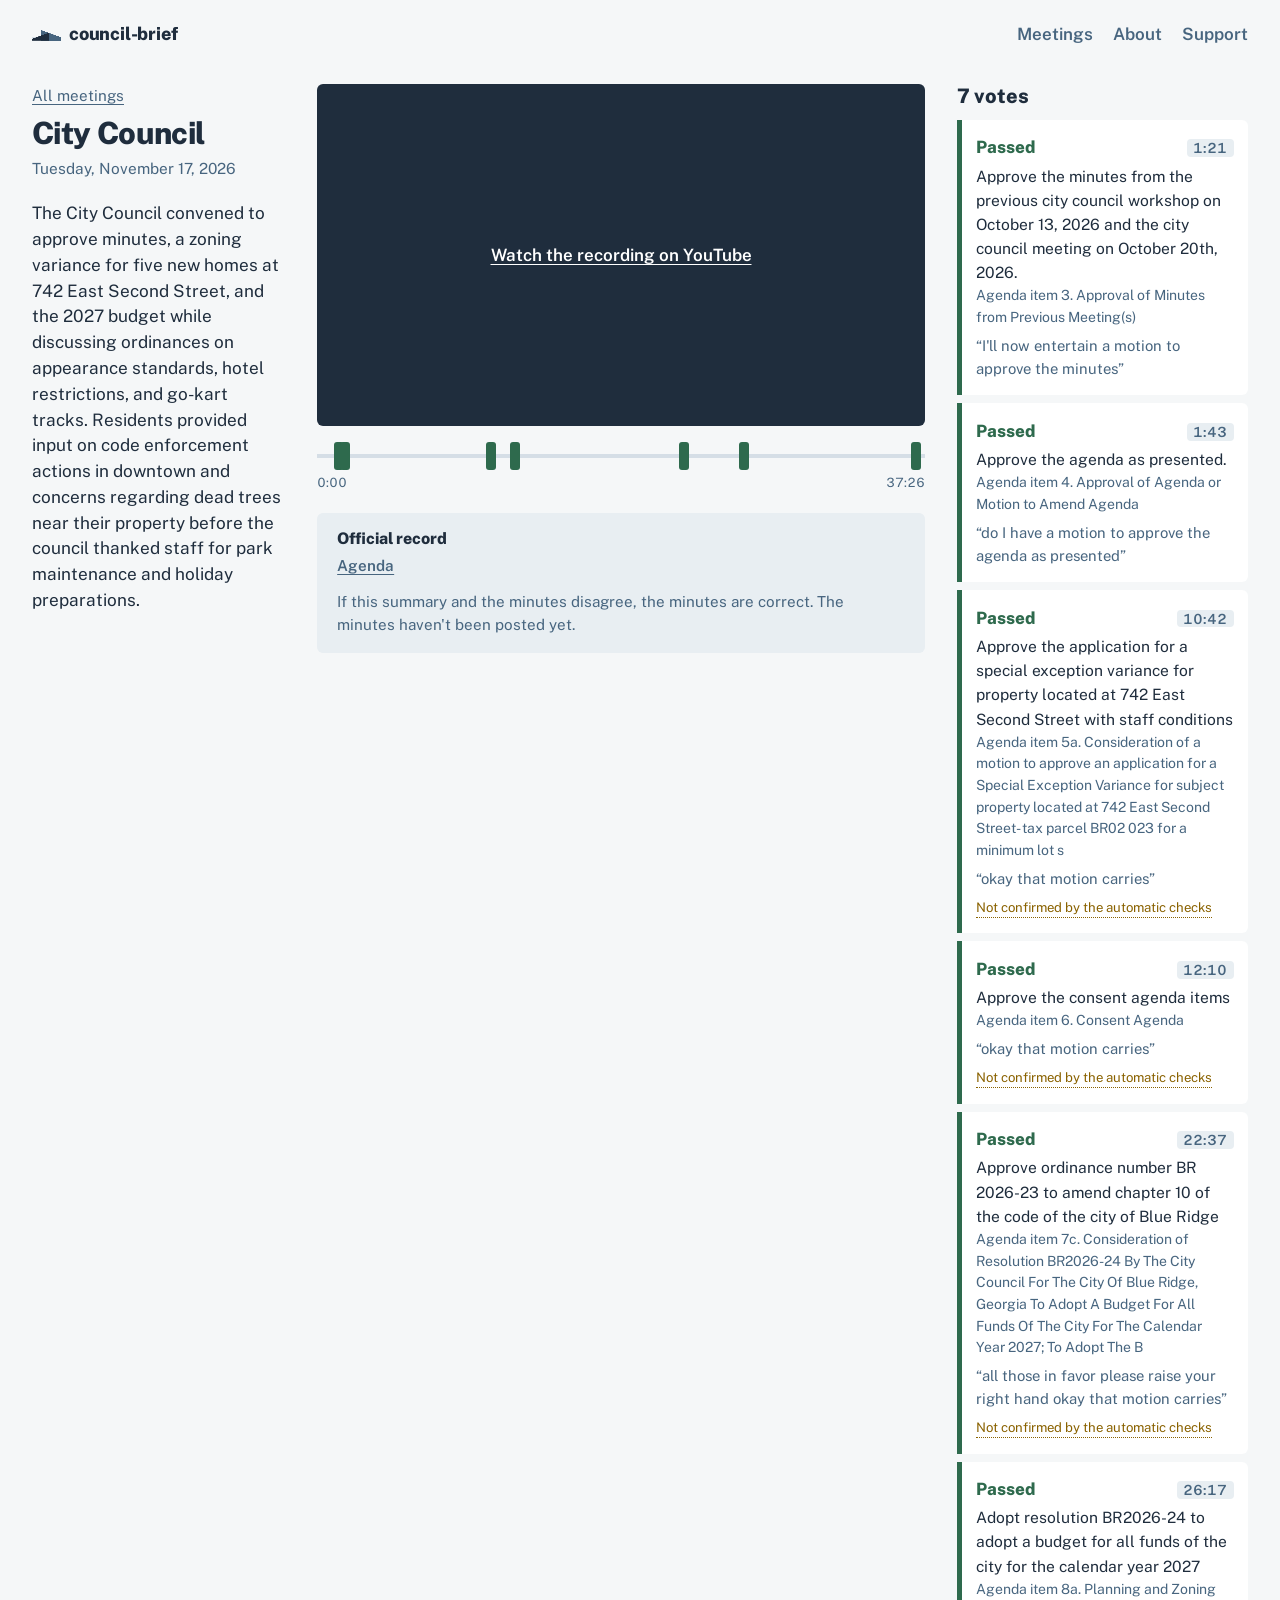
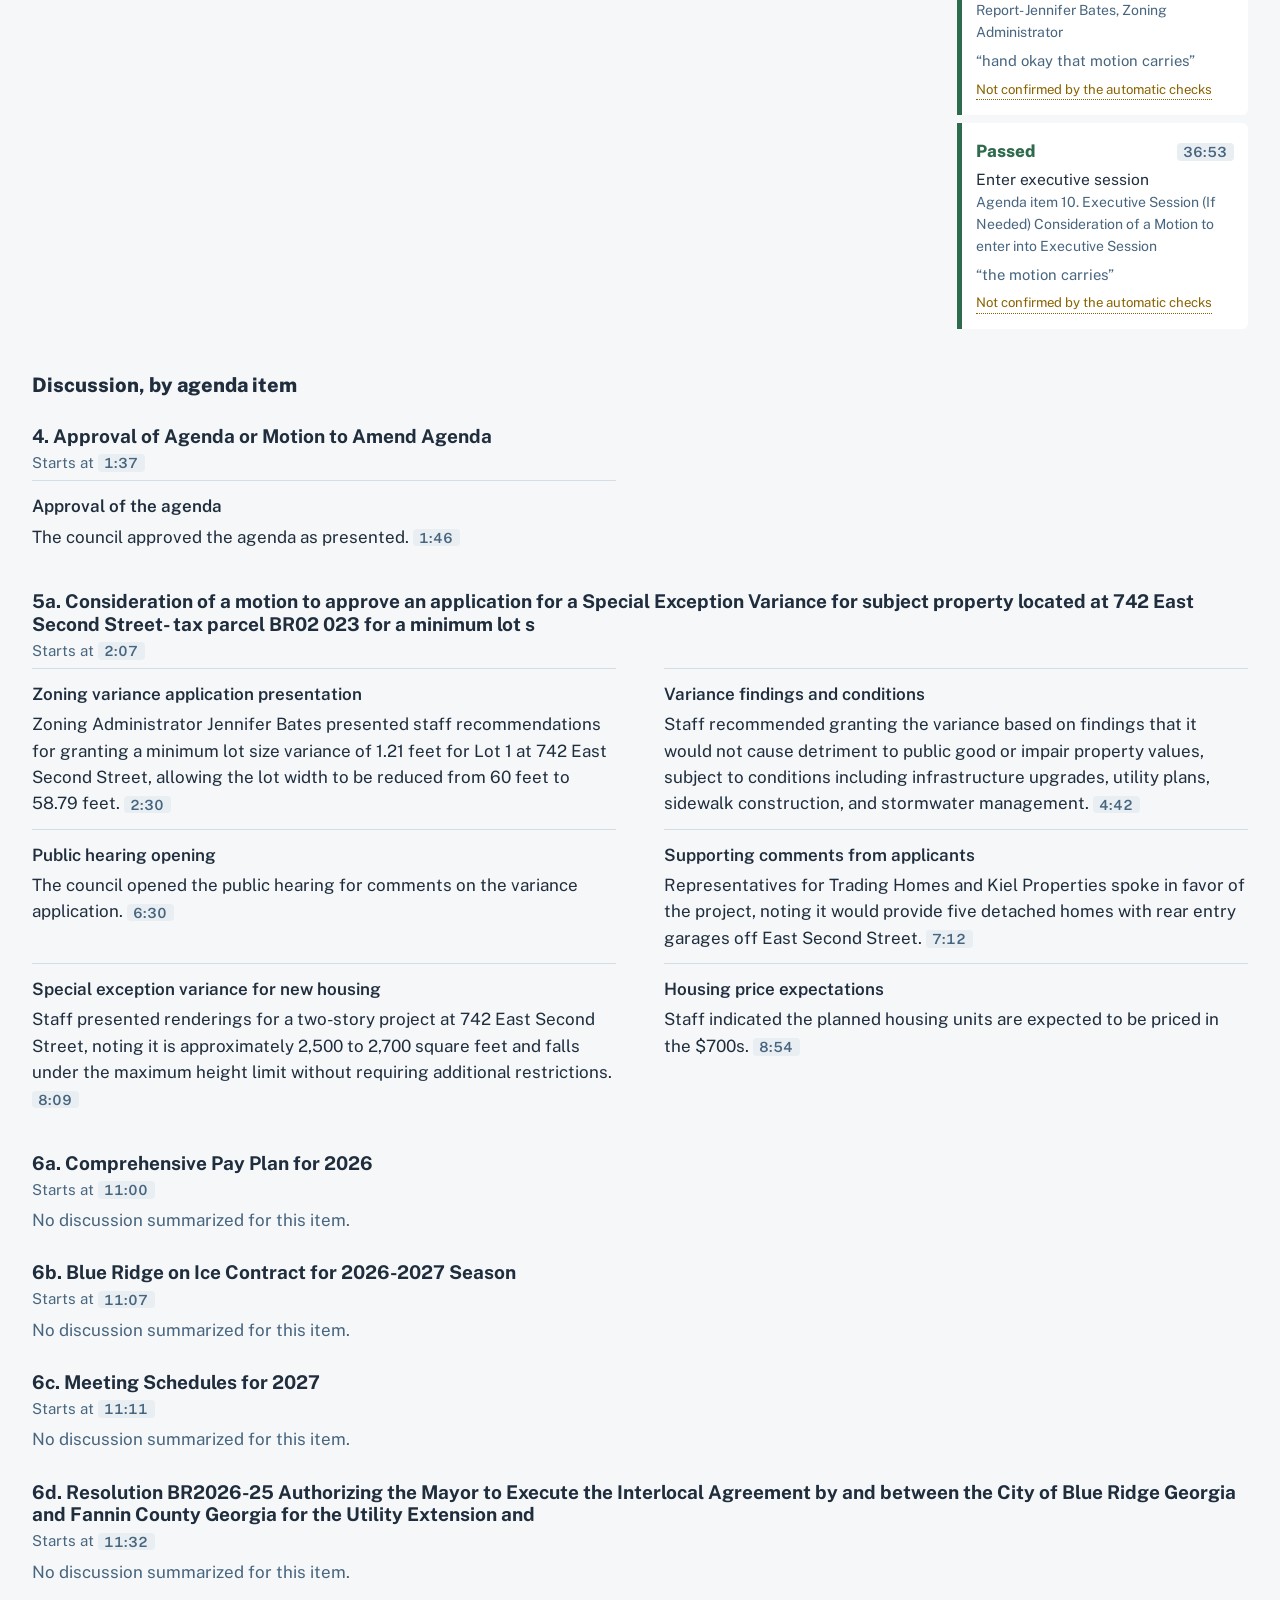
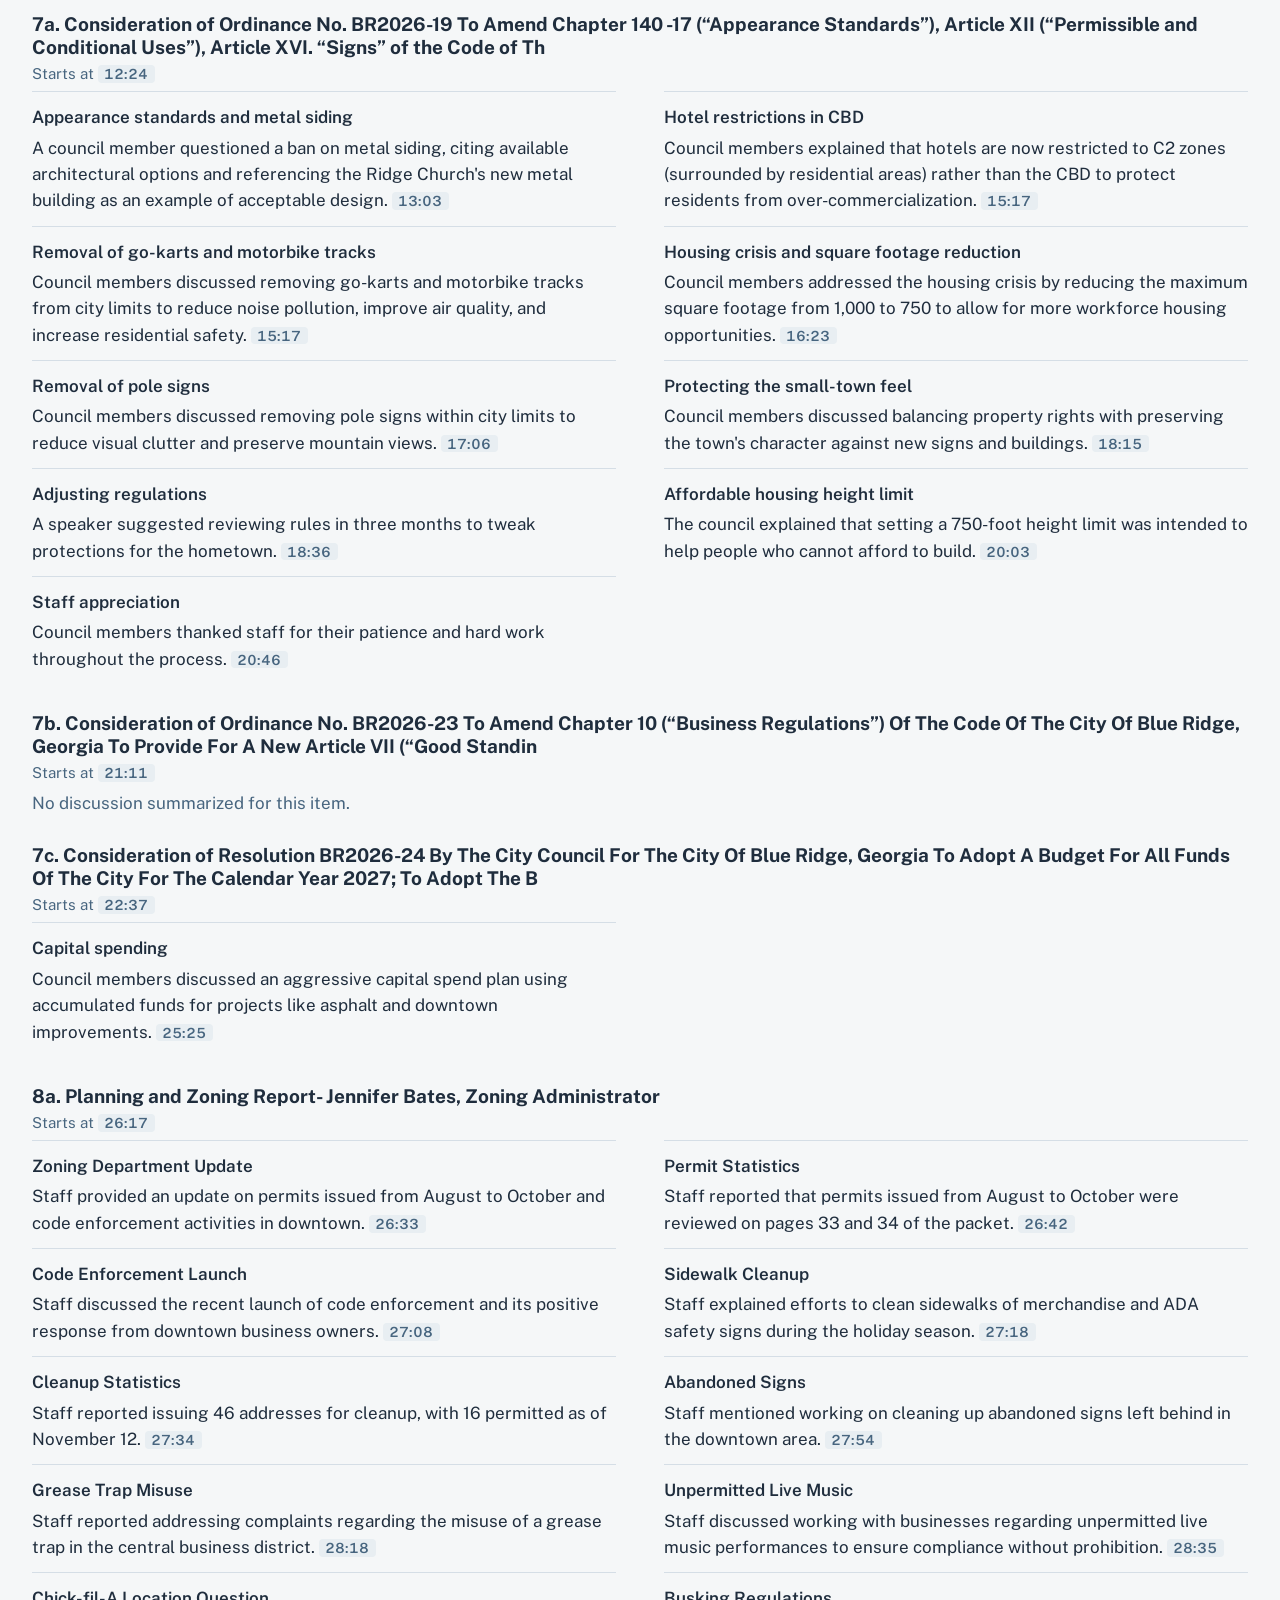
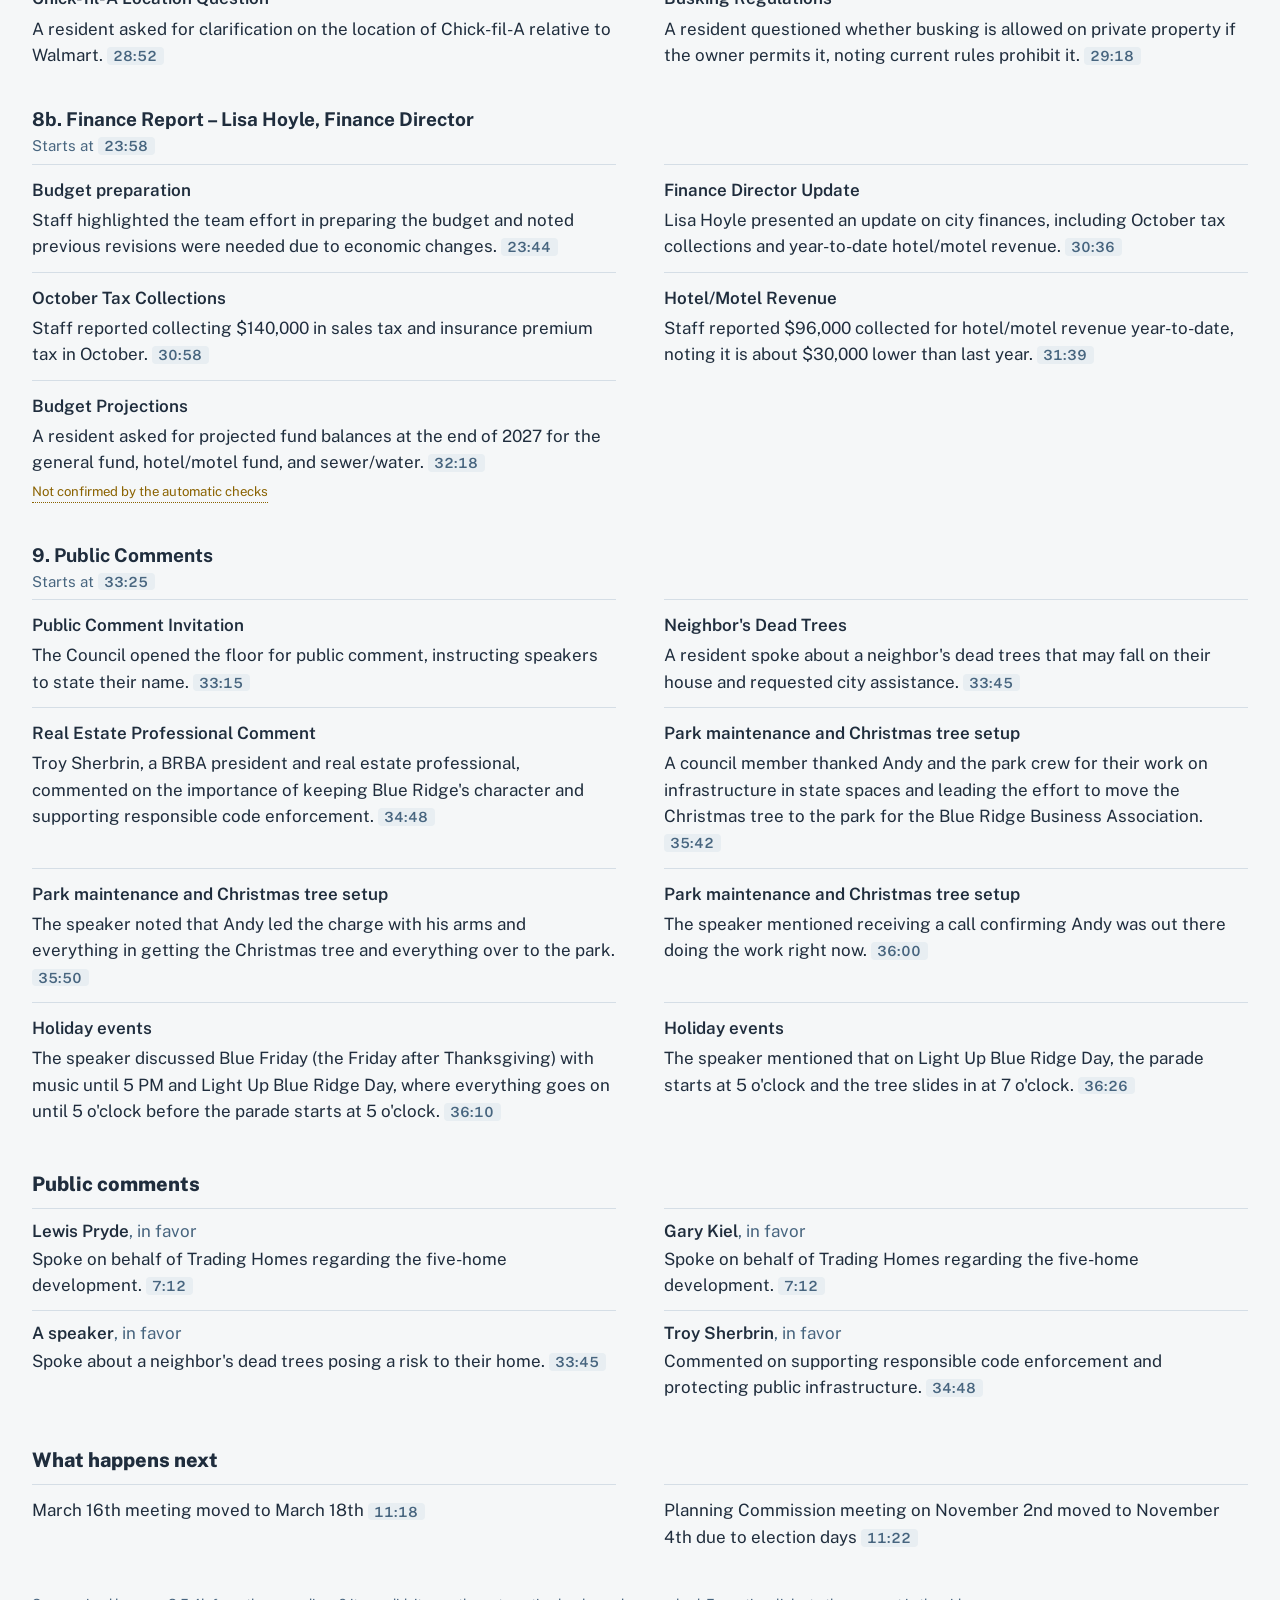
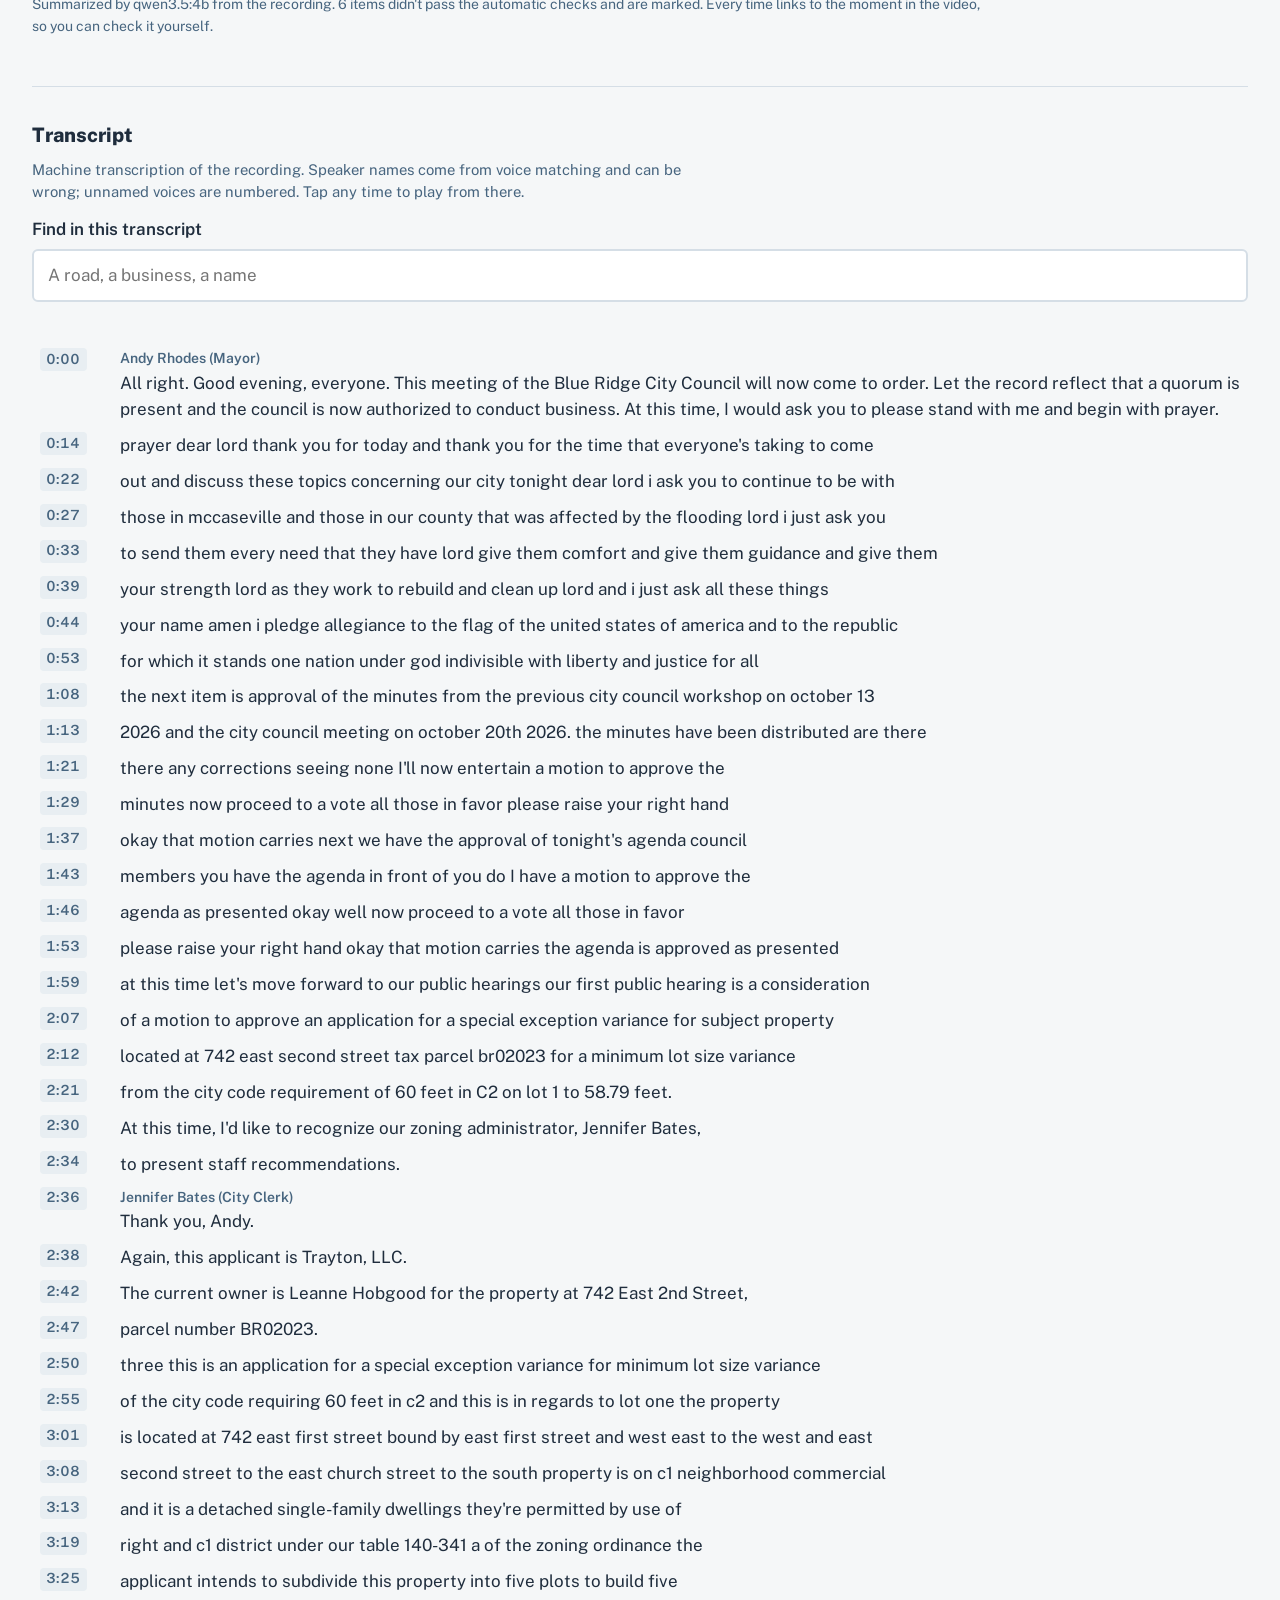
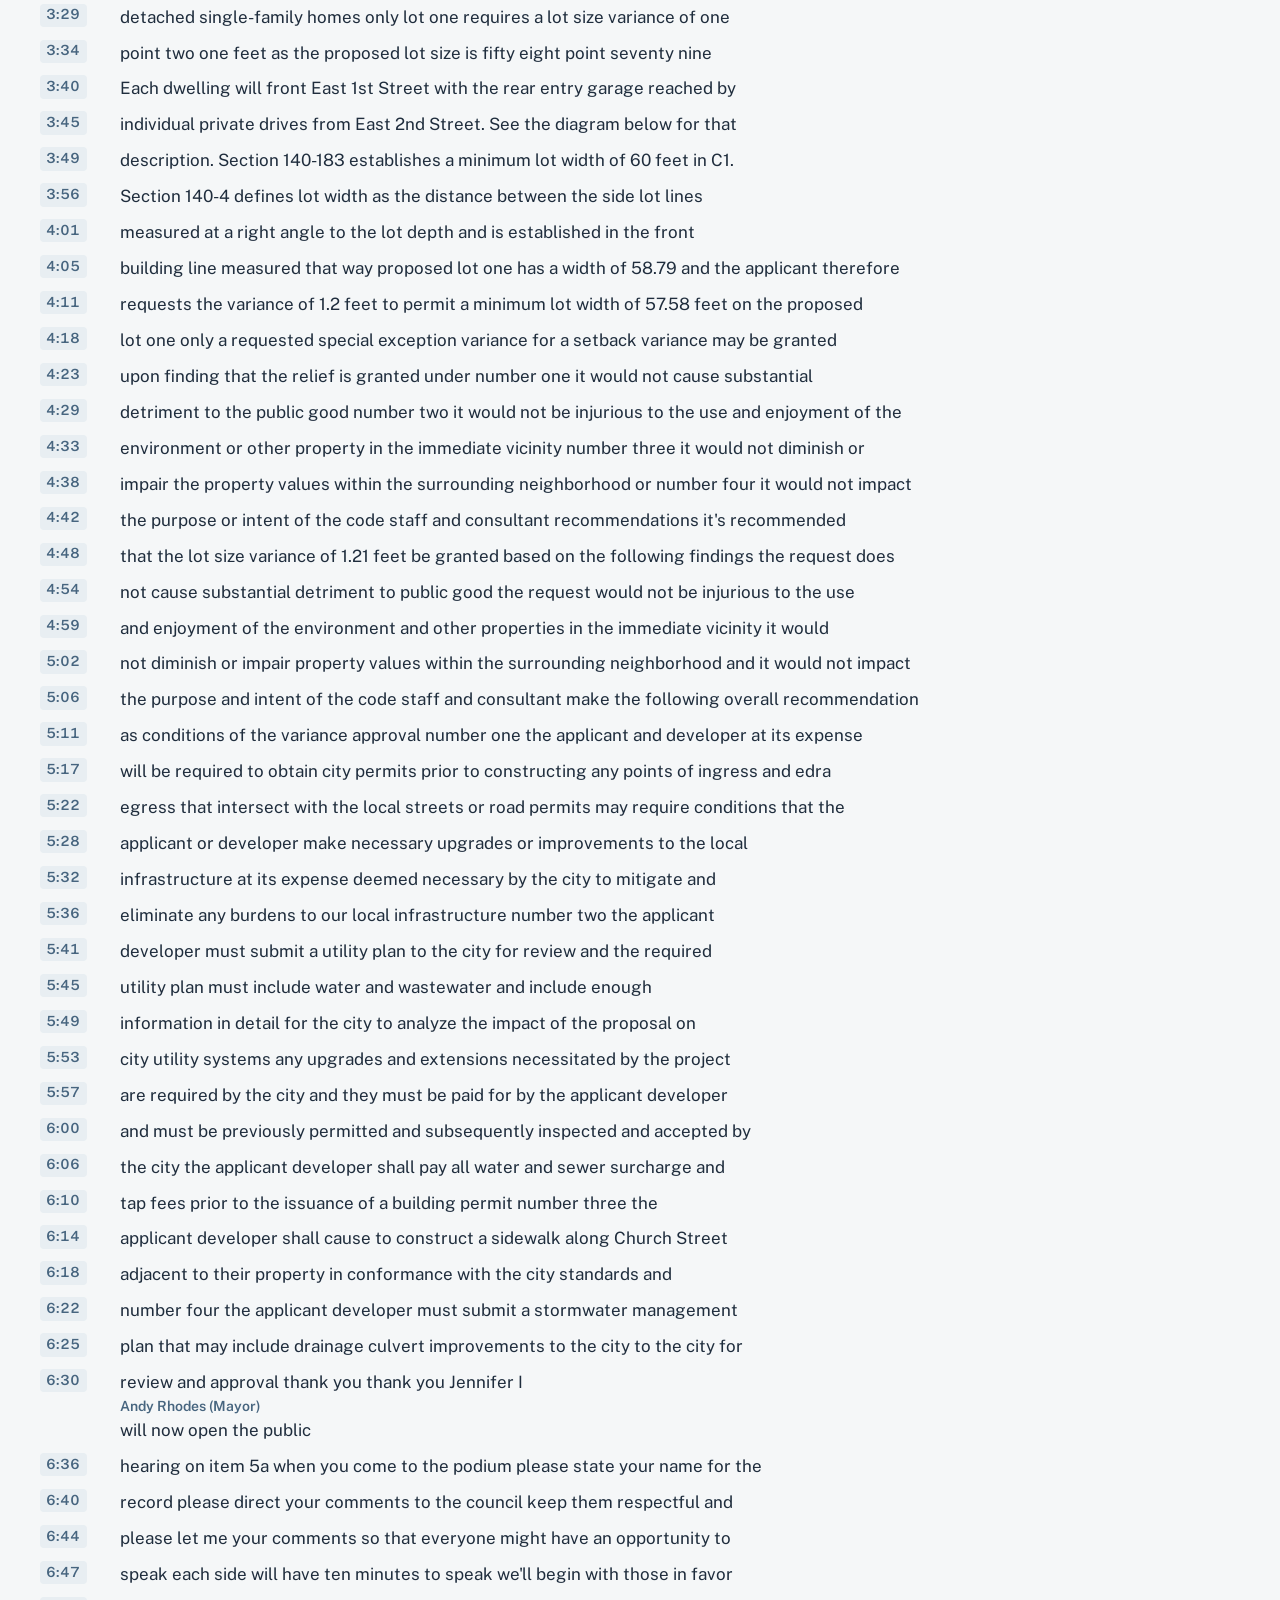
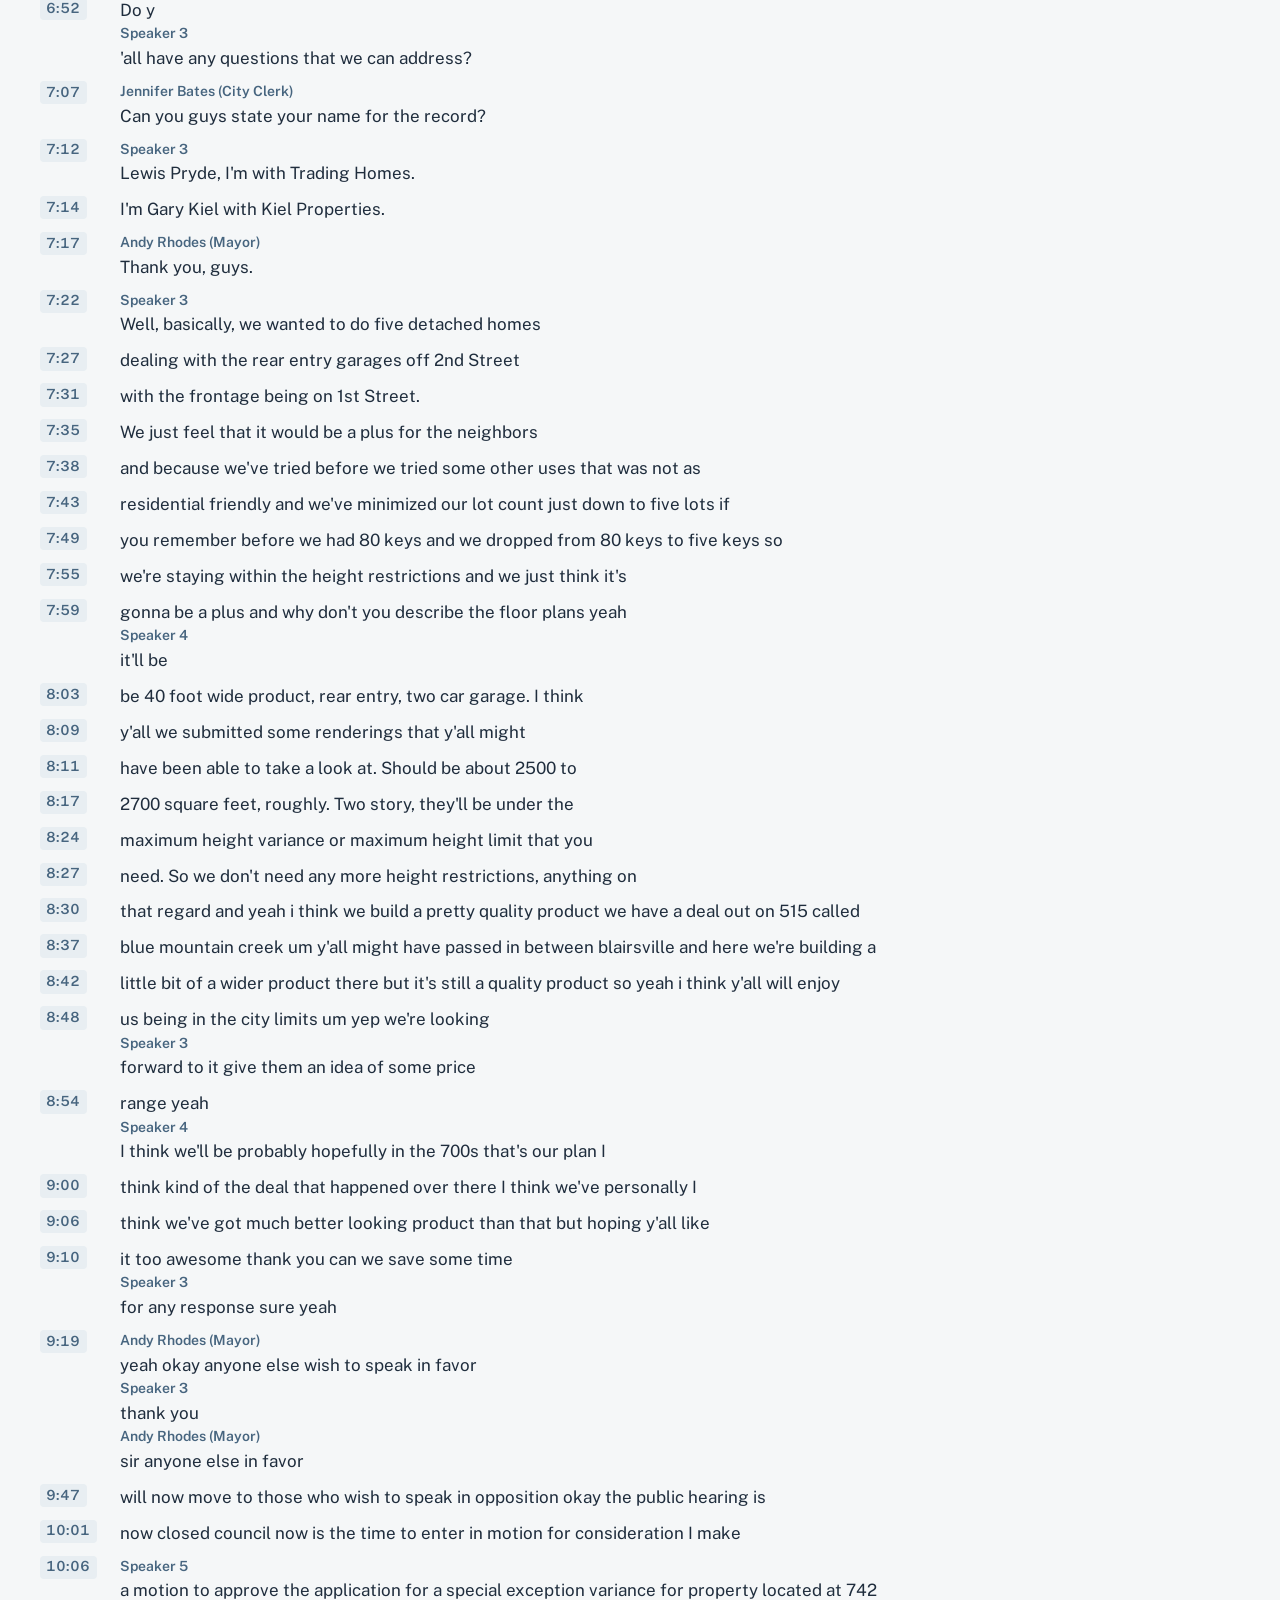
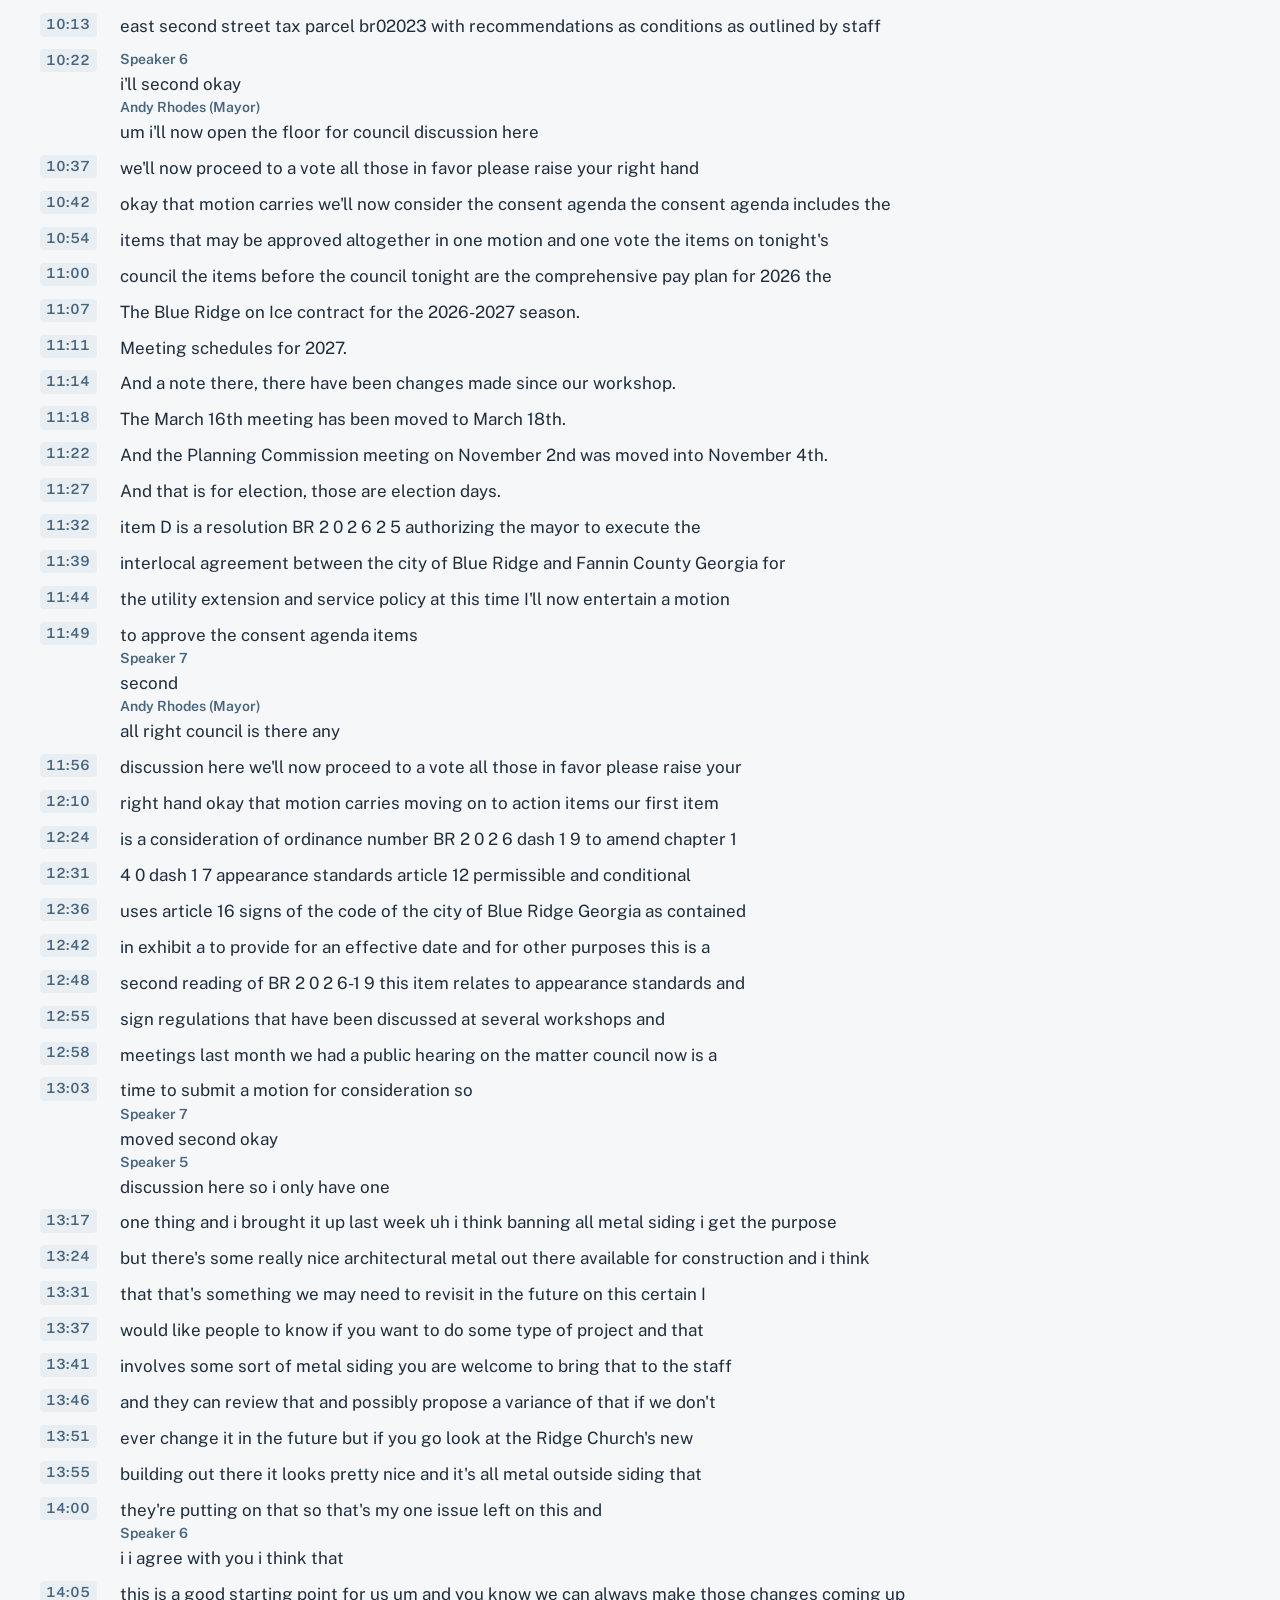
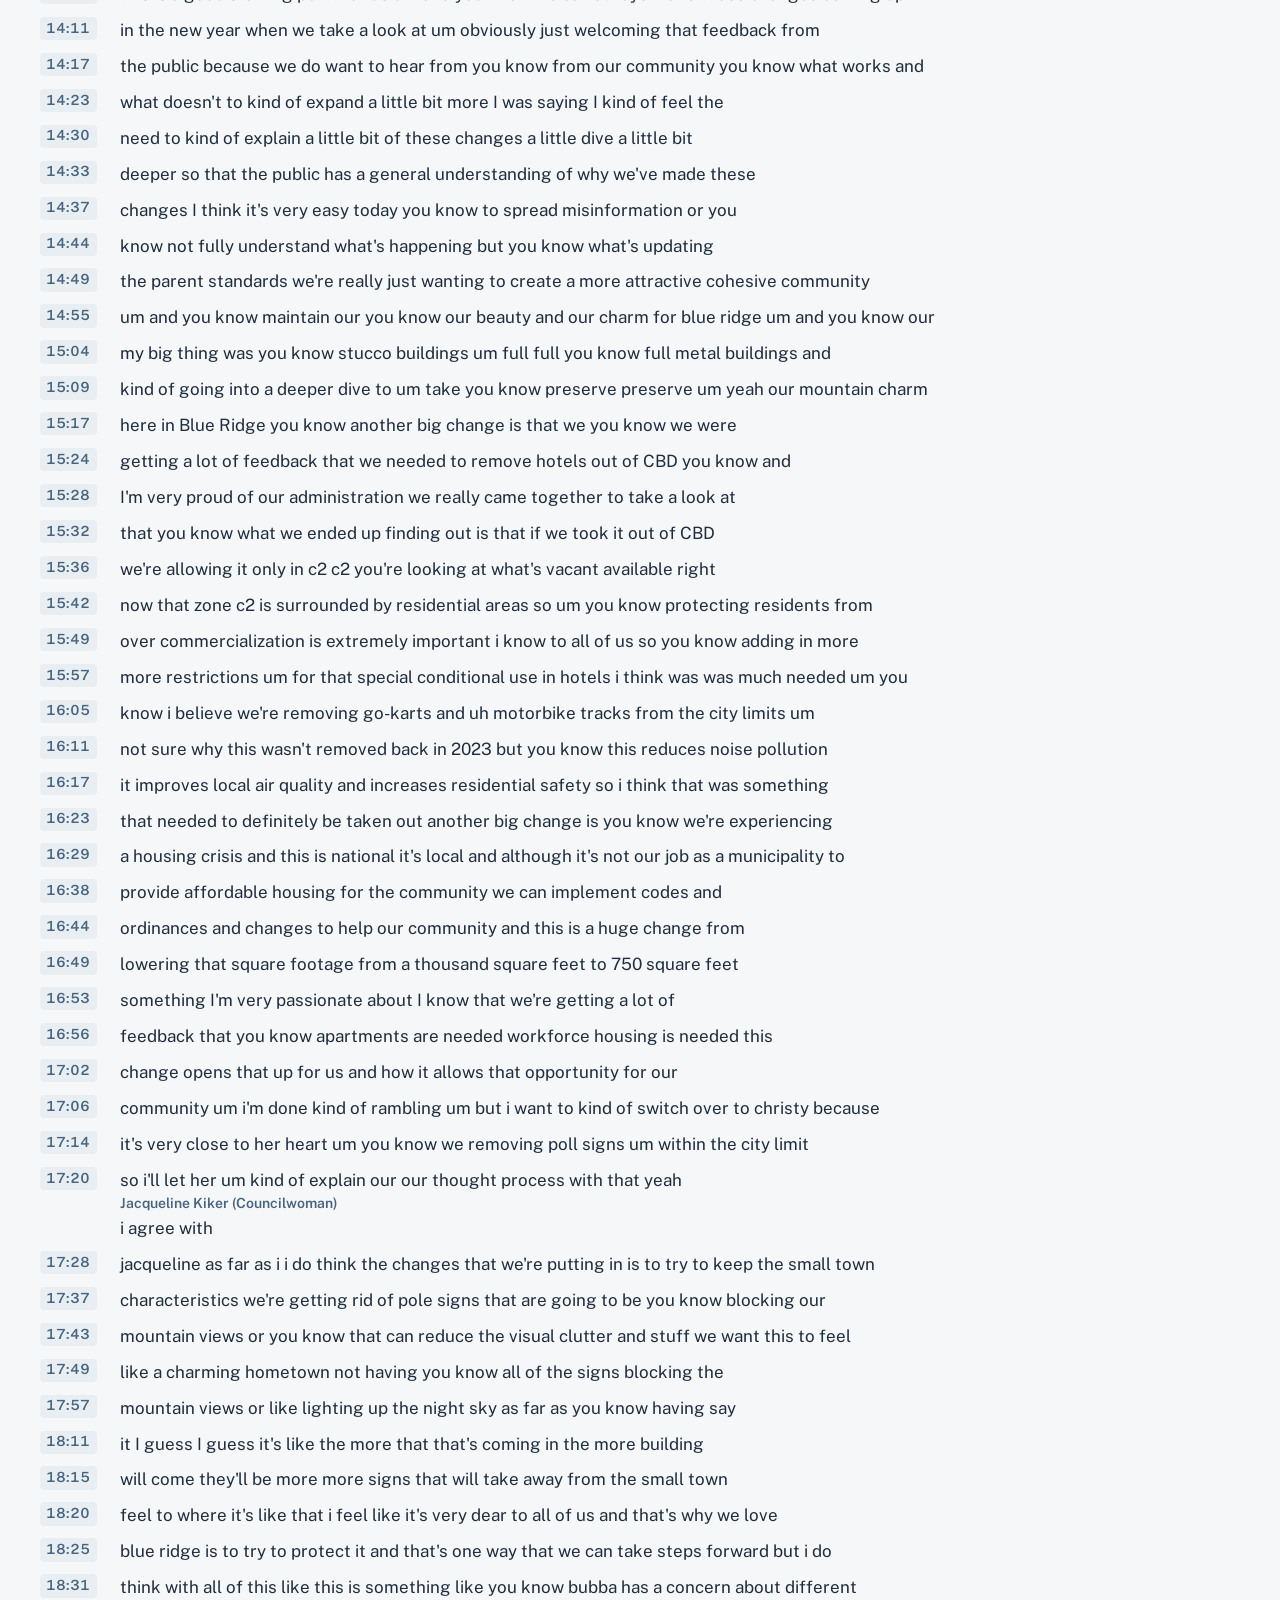
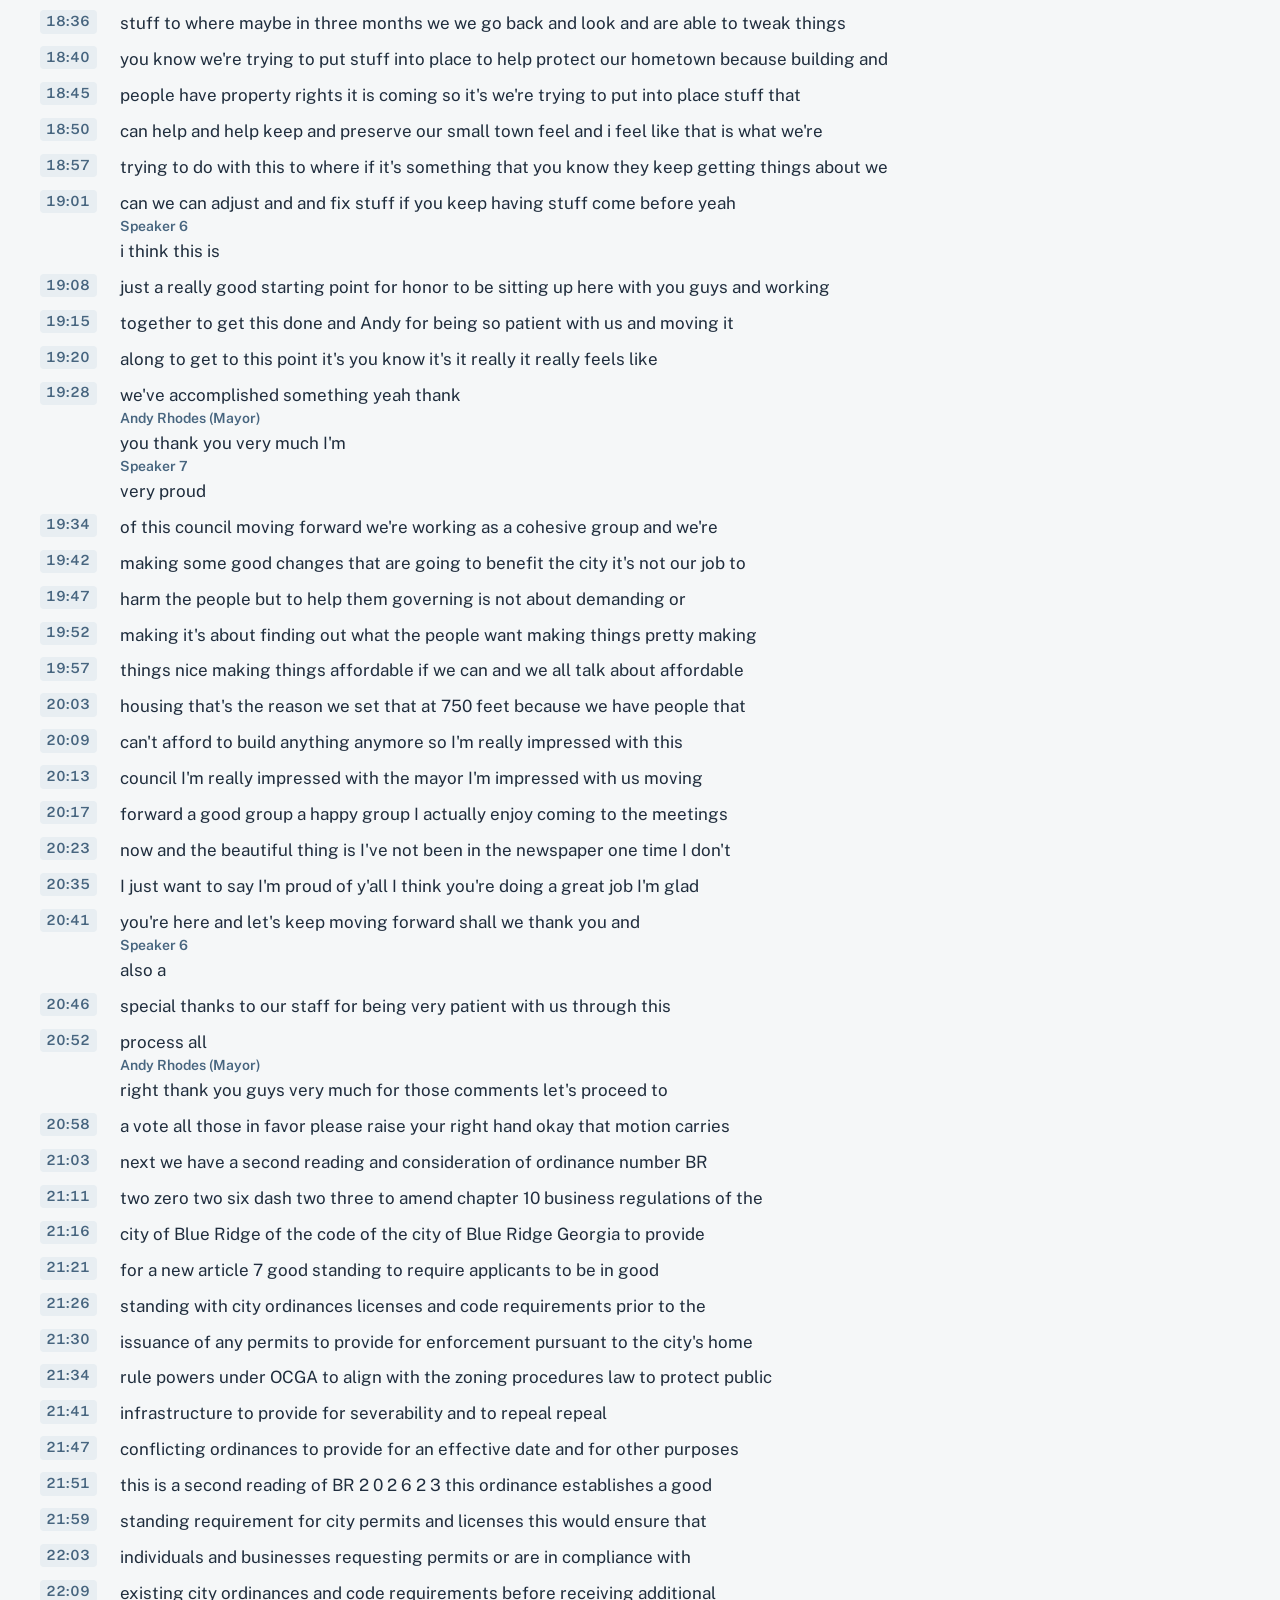
<file: docs/m/kdTQeq9qhlg.html>
<!doctype html>
<html lang="en">
<head>
<meta charset="utf-8">
<meta name="viewport" content="width=device-width, initial-scale=1">
<title>City Council, November 17, 2026</title>
<meta name="description" content="The City Council convened to approve minutes, a zoning variance for five new homes at 742 East Second Street, and the 2027 budget while discussing ordinances on appearance standards, hotel…">
<link rel="canonical" href="https://sudo-update-bryguy.github.io/council-brief/m/kdTQeq9qhlg.html">
<meta property="og:type" content="article">
<meta property="og:site_name" content="council-brief">
<meta property="og:title" content="City Council, November 17, 2026">
<meta property="og:description" content="The City Council convened to approve minutes, a zoning variance for five new homes at 742 East Second Street, and the 2027 budget while discussing ordinances on appearance standards, hotel…">
<meta property="og:url" content="https://sudo-update-bryguy.github.io/council-brief/m/kdTQeq9qhlg.html">
<meta property="og:image" content="https://sudo-update-bryguy.github.io/council-brief/assets/card.png">
<meta property="og:image:width" content="1200">
<meta property="og:image:height" content="630">
<meta property="og:image:alt" content="council-brief: what your local government decided, without sitting through the meeting.">
<meta name="twitter:card" content="summary_large_image">
<link rel="preconnect" href="https://fonts.googleapis.com">
<link rel="preconnect" href="https://fonts.gstatic.com" crossorigin>
<link rel="stylesheet" href="https://fonts.googleapis.com/css2?family=Public+Sans:ital,wght@0,400;0,600;0,800;1,400&display=swap">
<link rel="stylesheet" href="../assets/style.css">
<link rel="alternate" type="application/rss+xml" title="council-brief: new meetings" href="../feed.xml">
</head>
<body class="wide">
<a class="skip" href="#main">Skip to content</a>
<header class="site">
  <a class="mark" href="../index.html">council-brief</a>
  <nav aria-label="Site">
    <a href="../index.html">Meetings</a>
    <a href="../about.html">About</a>
    <a href="../support.html">Support</a>
  </nav>
</header>
<main id="main">
<article class="meeting" data-video="kdTQeq9qhlg">
<div class="top">
<div class="heading">
  <p class="back"><a href="../index.html">All meetings</a></p>
  <h1>City Council<span class="date">Tuesday, November 17, 2026</span></h1>
</div>
<div class="watch">
  <div class="player"><div id="player" data-video="kdTQeq9qhlg">
    <a class="poster" href="https://www.youtube.com/watch?v=kdTQeq9qhlg">Watch the recording on YouTube</a>
  </div></div>
  <div class="strip" role="group" aria-label="Timeline of the 37:26 recording with 7 votes marked"><div class="strip-bar"><a class="vmark passed" style="left:3.61%" href="https://www.youtube.com/watch?v=kdTQeq9qhlg&amp;t=81s" data-t="81" title="1:21: Passed, Approve the minutes from the previous city council workshop on October 13, 2026 and the city council meeting on October 20th, 2026." aria-label="1:21: Passed, Approve the minutes from the previous city council workshop on October 13, 2026 and the city council meeting on October 20th, 2026."></a><a class="vmark passed" style="left:4.58%" href="https://www.youtube.com/watch?v=kdTQeq9qhlg&amp;t=103s" data-t="103" title="1:43: Passed, Approve the agenda as presented." aria-label="1:43: Passed, Approve the agenda as presented."></a><a class="vmark passed" style="left:28.58%" href="https://www.youtube.com/watch?v=kdTQeq9qhlg&amp;t=642s" data-t="642" title="10:42: Passed, Approve the application for a special exception variance for property located at 742 East Second Street with staff conditions" aria-label="10:42: Passed, Approve the application for a special exception variance for property located at 742 East Second Street with staff conditions"></a><a class="vmark passed" style="left:32.49%" href="https://www.youtube.com/watch?v=kdTQeq9qhlg&amp;t=730s" data-t="730" title="12:10: Passed, Approve the consent agenda items" aria-label="12:10: Passed, Approve the consent agenda items"></a><a class="vmark passed" style="left:60.40%" href="https://www.youtube.com/watch?v=kdTQeq9qhlg&amp;t=1357s" data-t="1357" title="22:37: Passed, Approve ordinance number BR 2026-23 to amend chapter 10 of the code of the city of Blue Ridge" aria-label="22:37: Passed, Approve ordinance number BR 2026-23 to amend chapter 10 of the code of the city of Blue Ridge"></a><a class="vmark passed" style="left:70.19%" href="https://www.youtube.com/watch?v=kdTQeq9qhlg&amp;t=1577s" data-t="1577" title="26:17: Passed, Adopt resolution BR2026-24 to adopt a budget for all funds of the city for the calendar year 2027" aria-label="26:17: Passed, Adopt resolution BR2026-24 to adopt a budget for all funds of the city for the calendar year 2027"></a><a class="vmark passed" style="left:98.50%" href="https://www.youtube.com/watch?v=kdTQeq9qhlg&amp;t=2213s" data-t="2213" title="36:53: Passed, Enter executive session" aria-label="36:53: Passed, Enter executive session"></a></div><div class="strip-ends"><span>0:00</span><span>37:26</span></div></div>
  <aside class="record"><h2>Official record</h2><p><a href="https://www.cityofblueridgega.gov/AgendaCenter/ViewFile/Agenda/_11172026-71">Agenda</a></p><p>If this summary and the minutes disagree, the minutes are correct. The minutes haven't been posted yet.</p></aside>
</div>
<section class="lede-block">
  <h2 class="visually-hidden">Summary</h2>
  <p class="lede">The City Council convened to approve minutes, a zoning variance for five new homes at 742 East Second Street, and the 2027 budget while discussing ordinances on appearance standards, hotel restrictions, and go-kart tracks. Residents provided input on code enforcement actions in downtown and concerns regarding dead trees near their property before the council thanked staff for park maintenance and holiday preparations.</p>
</section>
<section class="votes">
  <h2>7 votes</h2>
  <ol class="decisions"><li class="decision passed">
  <div class="outcome">Passed</div>
  <div class="motion"><p>Approve the minutes from the previous city council workshop on October 13, 2026 and the city council meeting on October 20th, 2026.</p><span class="count">Agenda item 3. Approval of Minutes from Previous Meeting(s)</span><blockquote>“I&#x27;ll now entertain a motion to approve the minutes”</blockquote></div>
  <div class="when"><a class="ts" href="https://www.youtube.com/watch?v=kdTQeq9qhlg&amp;t=81s" data-t="81" aria-label="Play from 1:21">1:21</a></div>
</li><li class="decision passed">
  <div class="outcome">Passed</div>
  <div class="motion"><p>Approve the agenda as presented.</p><span class="count">Agenda item 4. Approval of Agenda or Motion to Amend Agenda</span><blockquote>“do I have a motion to approve the agenda as presented”</blockquote></div>
  <div class="when"><a class="ts" href="https://www.youtube.com/watch?v=kdTQeq9qhlg&amp;t=103s" data-t="103" aria-label="Play from 1:43">1:43</a></div>
</li><li class="decision passed">
  <div class="outcome">Passed</div>
  <div class="motion"><p>Approve the application for a special exception variance for property located at 742 East Second Street with staff conditions</p><span class="count">Agenda item 5a. Consideration of a motion to approve an application for a Special Exception Variance for subject property located at 742 East Second Street- tax parcel BR02 023 for a minimum lot s</span><blockquote>“okay that motion carries”</blockquote><span class="check" title="quote appears 2 times nearby; the exact moment may be off">Not confirmed by the automatic checks</span></div>
  <div class="when"><a class="ts" href="https://www.youtube.com/watch?v=kdTQeq9qhlg&amp;t=642s" data-t="642" aria-label="Play from 10:42">10:42</a></div>
</li><li class="decision passed">
  <div class="outcome">Passed</div>
  <div class="motion"><p>Approve the consent agenda items</p><span class="count">Agenda item 6. Consent Agenda</span><blockquote>“okay that motion carries”</blockquote><span class="check" title="quote appears 2 times nearby; the exact moment may be off">Not confirmed by the automatic checks</span></div>
  <div class="when"><a class="ts" href="https://www.youtube.com/watch?v=kdTQeq9qhlg&amp;t=730s" data-t="730" aria-label="Play from 12:10">12:10</a></div>
</li><li class="decision passed">
  <div class="outcome">Passed</div>
  <div class="motion"><p>Approve ordinance number BR 2026-23 to amend chapter 10 of the code of the city of Blue Ridge</p><span class="count">Agenda item 7c. Consideration of Resolution BR2026-24 By The City Council For The City Of Blue Ridge, Georgia To Adopt A Budget For All Funds Of The City For The Calendar Year 2027; To Adopt The B</span><blockquote>“all those in favor please raise your right hand okay that motion carries”</blockquote><span class="check" title="quote appears 3 times nearby; the exact moment may be off">Not confirmed by the automatic checks</span></div>
  <div class="when"><a class="ts" href="https://www.youtube.com/watch?v=kdTQeq9qhlg&amp;t=1357s" data-t="1357" aria-label="Play from 22:37">22:37</a></div>
</li><li class="decision passed">
  <div class="outcome">Passed</div>
  <div class="motion"><p>Adopt resolution BR2026-24 to adopt a budget for all funds of the city for the calendar year 2027</p><span class="count">Agenda item 8a. Planning and Zoning Report- Jennifer Bates, Zoning Administrator</span><blockquote>“hand okay that motion carries”</blockquote><span class="check" title="quote appears 3 times nearby; the exact moment may be off">Not confirmed by the automatic checks</span></div>
  <div class="when"><a class="ts" href="https://www.youtube.com/watch?v=kdTQeq9qhlg&amp;t=1577s" data-t="1577" aria-label="Play from 26:17">26:17</a></div>
</li><li class="decision passed">
  <div class="outcome">Passed</div>
  <div class="motion"><p>Enter executive session</p><span class="count">Agenda item 10. Executive Session (If Needed) Consideration of a Motion to enter into Executive Session</span><blockquote>“the motion carries”</blockquote><span class="check" title="&#x27;unanimous&#x27; was never said; removed">Not confirmed by the automatic checks</span></div>
  <div class="when"><a class="ts" href="https://www.youtube.com/watch?v=kdTQeq9qhlg&amp;t=2213s" data-t="2213" aria-label="Play from 36:53">36:53</a></div>
</li></ol>
</section>
</div>
<div class="details">
<section class="by-agenda"><h2>Discussion, by agenda item</h2><div class="agenda-item"><h3>4. Approval of Agenda or Motion to Amend Agenda</h3><p class="starts">Starts at <a class="ts" href="https://www.youtube.com/watch?v=kdTQeq9qhlg&amp;t=97s" data-t="97" aria-label="Play from 1:37">1:37</a></p><ul class="items"><li><h4>Approval of the agenda</h4><p>The council approved the agenda as presented. <a class="ts" href="https://www.youtube.com/watch?v=kdTQeq9qhlg&amp;t=106s" data-t="106" aria-label="Play from 1:46">1:46</a></p></li></ul></div><div class="agenda-item"><h3>5a. Consideration of a motion to approve an application for a Special Exception Variance for subject property located at 742 East Second Street- tax parcel BR02 023 for a minimum lot s</h3><p class="starts">Starts at <a class="ts" href="https://www.youtube.com/watch?v=kdTQeq9qhlg&amp;t=127s" data-t="127" aria-label="Play from 2:07">2:07</a></p><ul class="items"><li><h4>Zoning variance application presentation</h4><p>Zoning Administrator Jennifer Bates presented staff recommendations for granting a minimum lot size variance of 1.21 feet for Lot 1 at 742 East Second Street, allowing the lot width to be reduced from 60 feet to 58.79 feet. <a class="ts" href="https://www.youtube.com/watch?v=kdTQeq9qhlg&amp;t=150s" data-t="150" aria-label="Play from 2:30">2:30</a></p></li><li><h4>Variance findings and conditions</h4><p>Staff recommended granting the variance based on findings that it would not cause detriment to public good or impair property values, subject to conditions including infrastructure upgrades, utility plans, sidewalk construction, and stormwater management. <a class="ts" href="https://www.youtube.com/watch?v=kdTQeq9qhlg&amp;t=282s" data-t="282" aria-label="Play from 4:42">4:42</a></p></li><li><h4>Public hearing opening</h4><p>The council opened the public hearing for comments on the variance application. <a class="ts" href="https://www.youtube.com/watch?v=kdTQeq9qhlg&amp;t=390s" data-t="390" aria-label="Play from 6:30">6:30</a></p></li><li><h4>Supporting comments from applicants</h4><p>Representatives for Trading Homes and Kiel Properties spoke in favor of the project, noting it would provide five detached homes with rear entry garages off East Second Street. <a class="ts" href="https://www.youtube.com/watch?v=kdTQeq9qhlg&amp;t=432s" data-t="432" aria-label="Play from 7:12">7:12</a></p></li><li><h4>Special exception variance for new housing</h4><p>Staff presented renderings for a two-story project at 742 East Second Street, noting it is approximately 2,500 to 2,700 square feet and falls under the maximum height limit without requiring additional restrictions. <a class="ts" href="https://www.youtube.com/watch?v=kdTQeq9qhlg&amp;t=489s" data-t="489" aria-label="Play from 8:09">8:09</a></p></li><li><h4>Housing price expectations</h4><p>Staff indicated the planned housing units are expected to be priced in the $700s. <a class="ts" href="https://www.youtube.com/watch?v=kdTQeq9qhlg&amp;t=534s" data-t="534" aria-label="Play from 8:54">8:54</a></p></li></ul></div><div class="agenda-item"><h3>6a. Comprehensive Pay Plan for 2026</h3><p class="starts">Starts at <a class="ts" href="https://www.youtube.com/watch?v=kdTQeq9qhlg&amp;t=660s" data-t="660" aria-label="Play from 11:00">11:00</a></p><p class="empty">No discussion summarized for this item.</p></div><div class="agenda-item"><h3>6b. Blue Ridge on Ice Contract for 2026-2027 Season</h3><p class="starts">Starts at <a class="ts" href="https://www.youtube.com/watch?v=kdTQeq9qhlg&amp;t=667s" data-t="667" aria-label="Play from 11:07">11:07</a></p><p class="empty">No discussion summarized for this item.</p></div><div class="agenda-item"><h3>6c. Meeting Schedules for 2027</h3><p class="starts">Starts at <a class="ts" href="https://www.youtube.com/watch?v=kdTQeq9qhlg&amp;t=671s" data-t="671" aria-label="Play from 11:11">11:11</a></p><p class="empty">No discussion summarized for this item.</p></div><div class="agenda-item"><h3>6d. Resolution BR2026-25 Authorizing the Mayor to Execute the Interlocal Agreement by and between the City of Blue Ridge Georgia and Fannin County Georgia for the Utility Extension and</h3><p class="starts">Starts at <a class="ts" href="https://www.youtube.com/watch?v=kdTQeq9qhlg&amp;t=692s" data-t="692" aria-label="Play from 11:32">11:32</a></p><p class="empty">No discussion summarized for this item.</p></div><div class="agenda-item"><h3>7a. Consideration of Ordinance No. BR2026-19 To Amend Chapter 140 -17 (“Appearance Standards”), Article XII (“Permissible and Conditional Uses”), Article XVI. “Signs” of the Code of Th</h3><p class="starts">Starts at <a class="ts" href="https://www.youtube.com/watch?v=kdTQeq9qhlg&amp;t=744s" data-t="744" aria-label="Play from 12:24">12:24</a></p><ul class="items"><li><h4>Appearance standards and metal siding</h4><p>A council member questioned a ban on metal siding, citing available architectural options and referencing the Ridge Church&#x27;s new metal building as an example of acceptable design. <a class="ts" href="https://www.youtube.com/watch?v=kdTQeq9qhlg&amp;t=783s" data-t="783" aria-label="Play from 13:03">13:03</a></p></li><li><h4>Hotel restrictions in CBD</h4><p>Council members explained that hotels are now restricted to C2 zones (surrounded by residential areas) rather than the CBD to protect residents from over-commercialization. <a class="ts" href="https://www.youtube.com/watch?v=kdTQeq9qhlg&amp;t=917s" data-t="917" aria-label="Play from 15:17">15:17</a></p></li><li><h4>Removal of go-karts and motorbike tracks</h4><p>Council members discussed removing go-karts and motorbike tracks from city limits to reduce noise pollution, improve air quality, and increase residential safety. <a class="ts" href="https://www.youtube.com/watch?v=kdTQeq9qhlg&amp;t=917s" data-t="917" aria-label="Play from 15:17">15:17</a></p></li><li><h4>Housing crisis and square footage reduction</h4><p>Council members addressed the housing crisis by reducing the maximum square footage from 1,000 to 750 to allow for more workforce housing opportunities. <a class="ts" href="https://www.youtube.com/watch?v=kdTQeq9qhlg&amp;t=983s" data-t="983" aria-label="Play from 16:23">16:23</a></p></li><li><h4>Removal of pole signs</h4><p>Council members discussed removing pole signs within city limits to reduce visual clutter and preserve mountain views. <a class="ts" href="https://www.youtube.com/watch?v=kdTQeq9qhlg&amp;t=1026s" data-t="1026" aria-label="Play from 17:06">17:06</a></p></li><li><h4>Protecting the small-town feel</h4><p>Council members discussed balancing property rights with preserving the town&#x27;s character against new signs and buildings. <a class="ts" href="https://www.youtube.com/watch?v=kdTQeq9qhlg&amp;t=1095s" data-t="1095" aria-label="Play from 18:15">18:15</a></p></li><li><h4>Adjusting regulations</h4><p>A speaker suggested reviewing rules in three months to tweak protections for the hometown. <a class="ts" href="https://www.youtube.com/watch?v=kdTQeq9qhlg&amp;t=1116s" data-t="1116" aria-label="Play from 18:36">18:36</a></p></li><li><h4>Affordable housing height limit</h4><p>The council explained that setting a 750-foot height limit was intended to help people who cannot afford to build. <a class="ts" href="https://www.youtube.com/watch?v=kdTQeq9qhlg&amp;t=1203s" data-t="1203" aria-label="Play from 20:03">20:03</a></p></li><li><h4>Staff appreciation</h4><p>Council members thanked staff for their patience and hard work throughout the process. <a class="ts" href="https://www.youtube.com/watch?v=kdTQeq9qhlg&amp;t=1246s" data-t="1246" aria-label="Play from 20:46">20:46</a></p></li></ul></div><div class="agenda-item"><h3>7b. Consideration of Ordinance No. BR2026-23 To Amend Chapter 10 (“Business Regulations”) Of The Code Of The City Of Blue Ridge, Georgia To Provide For A New Article VII (“Good Standin</h3><p class="starts">Starts at <a class="ts" href="https://www.youtube.com/watch?v=kdTQeq9qhlg&amp;t=1271s" data-t="1271" aria-label="Play from 21:11">21:11</a></p><p class="empty">No discussion summarized for this item.</p></div><div class="agenda-item"><h3>7c. Consideration of Resolution BR2026-24 By The City Council For The City Of Blue Ridge, Georgia To Adopt A Budget For All Funds Of The City For The Calendar Year 2027; To Adopt The B</h3><p class="starts">Starts at <a class="ts" href="https://www.youtube.com/watch?v=kdTQeq9qhlg&amp;t=1357s" data-t="1357" aria-label="Play from 22:37">22:37</a></p><ul class="items"><li><h4>Capital spending</h4><p>Council members discussed an aggressive capital spend plan using accumulated funds for projects like asphalt and downtown improvements. <a class="ts" href="https://www.youtube.com/watch?v=kdTQeq9qhlg&amp;t=1525s" data-t="1525" aria-label="Play from 25:25">25:25</a></p></li></ul></div><div class="agenda-item"><h3>8a. Planning and Zoning Report- Jennifer Bates, Zoning Administrator</h3><p class="starts">Starts at <a class="ts" href="https://www.youtube.com/watch?v=kdTQeq9qhlg&amp;t=1577s" data-t="1577" aria-label="Play from 26:17">26:17</a></p><ul class="items"><li><h4>Zoning Department Update</h4><p>Staff provided an update on permits issued from August to October and code enforcement activities in downtown. <a class="ts" href="https://www.youtube.com/watch?v=kdTQeq9qhlg&amp;t=1593s" data-t="1593" aria-label="Play from 26:33">26:33</a></p></li><li><h4>Permit Statistics</h4><p>Staff reported that permits issued from August to October were reviewed on pages 33 and 34 of the packet. <a class="ts" href="https://www.youtube.com/watch?v=kdTQeq9qhlg&amp;t=1602s" data-t="1602" aria-label="Play from 26:42">26:42</a></p></li><li><h4>Code Enforcement Launch</h4><p>Staff discussed the recent launch of code enforcement and its positive response from downtown business owners. <a class="ts" href="https://www.youtube.com/watch?v=kdTQeq9qhlg&amp;t=1628s" data-t="1628" aria-label="Play from 27:08">27:08</a></p></li><li><h4>Sidewalk Cleanup</h4><p>Staff explained efforts to clean sidewalks of merchandise and ADA safety signs during the holiday season. <a class="ts" href="https://www.youtube.com/watch?v=kdTQeq9qhlg&amp;t=1638s" data-t="1638" aria-label="Play from 27:18">27:18</a></p></li><li><h4>Cleanup Statistics</h4><p>Staff reported issuing 46 addresses for cleanup, with 16 permitted as of November 12. <a class="ts" href="https://www.youtube.com/watch?v=kdTQeq9qhlg&amp;t=1654s" data-t="1654" aria-label="Play from 27:34">27:34</a></p></li><li><h4>Abandoned Signs</h4><p>Staff mentioned working on cleaning up abandoned signs left behind in the downtown area. <a class="ts" href="https://www.youtube.com/watch?v=kdTQeq9qhlg&amp;t=1674s" data-t="1674" aria-label="Play from 27:54">27:54</a></p></li><li><h4>Grease Trap Misuse</h4><p>Staff reported addressing complaints regarding the misuse of a grease trap in the central business district. <a class="ts" href="https://www.youtube.com/watch?v=kdTQeq9qhlg&amp;t=1698s" data-t="1698" aria-label="Play from 28:18">28:18</a></p></li><li><h4>Unpermitted Live Music</h4><p>Staff discussed working with businesses regarding unpermitted live music performances to ensure compliance without prohibition. <a class="ts" href="https://www.youtube.com/watch?v=kdTQeq9qhlg&amp;t=1715s" data-t="1715" aria-label="Play from 28:35">28:35</a></p></li><li><h4>Chick-fil-A Location Question</h4><p>A resident asked for clarification on the location of Chick-fil-A relative to Walmart. <a class="ts" href="https://www.youtube.com/watch?v=kdTQeq9qhlg&amp;t=1732s" data-t="1732" aria-label="Play from 28:52">28:52</a></p></li><li><h4>Busking Regulations</h4><p>A resident questioned whether busking is allowed on private property if the owner permits it, noting current rules prohibit it. <a class="ts" href="https://www.youtube.com/watch?v=kdTQeq9qhlg&amp;t=1758s" data-t="1758" aria-label="Play from 29:18">29:18</a></p></li></ul></div><div class="agenda-item"><h3>8b. Finance Report – Lisa Hoyle, Finance Director</h3><p class="starts">Starts at <a class="ts" href="https://www.youtube.com/watch?v=kdTQeq9qhlg&amp;t=1438s" data-t="1438" aria-label="Play from 23:58">23:58</a></p><ul class="items"><li><h4>Budget preparation</h4><p>Staff highlighted the team effort in preparing the budget and noted previous revisions were needed due to economic changes. <a class="ts" href="https://www.youtube.com/watch?v=kdTQeq9qhlg&amp;t=1424s" data-t="1424" aria-label="Play from 23:44">23:44</a></p></li><li><h4>Finance Director Update</h4><p>Lisa Hoyle presented an update on city finances, including October tax collections and year-to-date hotel/motel revenue. <a class="ts" href="https://www.youtube.com/watch?v=kdTQeq9qhlg&amp;t=1836s" data-t="1836" aria-label="Play from 30:36">30:36</a></p></li><li><h4>October Tax Collections</h4><p>Staff reported collecting $140,000 in sales tax and insurance premium tax in October. <a class="ts" href="https://www.youtube.com/watch?v=kdTQeq9qhlg&amp;t=1858s" data-t="1858" aria-label="Play from 30:58">30:58</a></p></li><li><h4>Hotel/Motel Revenue</h4><p>Staff reported $96,000 collected for hotel/motel revenue year-to-date, noting it is about $30,000 lower than last year. <a class="ts" href="https://www.youtube.com/watch?v=kdTQeq9qhlg&amp;t=1899s" data-t="1899" aria-label="Play from 31:39">31:39</a></p></li><li><h4>Budget Projections</h4><p>A resident asked for projected fund balances at the end of 2027 for the general fund, hotel/motel fund, and sewer/water. <a class="ts" href="https://www.youtube.com/watch?v=kdTQeq9qhlg&amp;t=1938s" data-t="1938" aria-label="Play from 32:18">32:18</a></p><span class="check" title="quote not found near timestamp">Not confirmed by the automatic checks</span></li></ul></div><div class="agenda-item"><h3>9. Public Comments</h3><p class="starts">Starts at <a class="ts" href="https://www.youtube.com/watch?v=kdTQeq9qhlg&amp;t=2005s" data-t="2005" aria-label="Play from 33:25">33:25</a></p><ul class="items"><li><h4>Public Comment Invitation</h4><p>The Council opened the floor for public comment, instructing speakers to state their name. <a class="ts" href="https://www.youtube.com/watch?v=kdTQeq9qhlg&amp;t=1995s" data-t="1995" aria-label="Play from 33:15">33:15</a></p></li><li><h4>Neighbor&#x27;s Dead Trees</h4><p>A resident spoke about a neighbor&#x27;s dead trees that may fall on their house and requested city assistance. <a class="ts" href="https://www.youtube.com/watch?v=kdTQeq9qhlg&amp;t=2025s" data-t="2025" aria-label="Play from 33:45">33:45</a></p></li><li><h4>Real Estate Professional Comment</h4><p>Troy Sherbrin, a BRBA president and real estate professional, commented on the importance of keeping Blue Ridge&#x27;s character and supporting responsible code enforcement. <a class="ts" href="https://www.youtube.com/watch?v=kdTQeq9qhlg&amp;t=2088s" data-t="2088" aria-label="Play from 34:48">34:48</a></p></li><li><h4>Park maintenance and Christmas tree setup</h4><p>A council member thanked Andy and the park crew for their work on infrastructure in state spaces and leading the effort to move the Christmas tree to the park for the Blue Ridge Business Association. <a class="ts" href="https://www.youtube.com/watch?v=kdTQeq9qhlg&amp;t=2142s" data-t="2142" aria-label="Play from 35:42">35:42</a></p></li><li><h4>Park maintenance and Christmas tree setup</h4><p>The speaker noted that Andy led the charge with his arms and everything in getting the Christmas tree and everything over to the park. <a class="ts" href="https://www.youtube.com/watch?v=kdTQeq9qhlg&amp;t=2150s" data-t="2150" aria-label="Play from 35:50">35:50</a></p></li><li><h4>Park maintenance and Christmas tree setup</h4><p>The speaker mentioned receiving a call confirming Andy was out there doing the work right now. <a class="ts" href="https://www.youtube.com/watch?v=kdTQeq9qhlg&amp;t=2160s" data-t="2160" aria-label="Play from 36:00">36:00</a></p></li><li><h4>Holiday events</h4><p>The speaker discussed Blue Friday (the Friday after Thanksgiving) with music until 5 PM and Light Up Blue Ridge Day, where everything goes on until 5 o&#x27;clock before the parade starts at 5 o&#x27;clock. <a class="ts" href="https://www.youtube.com/watch?v=kdTQeq9qhlg&amp;t=2170s" data-t="2170" aria-label="Play from 36:10">36:10</a></p></li><li><h4>Holiday events</h4><p>The speaker mentioned that on Light Up Blue Ridge Day, the parade starts at 5 o&#x27;clock and the tree slides in at 7 o&#x27;clock. <a class="ts" href="https://www.youtube.com/watch?v=kdTQeq9qhlg&amp;t=2186s" data-t="2186" aria-label="Play from 36:26">36:26</a></p></li></ul></div></section>
<section><h2>Public comments</h2><ul class="items"><li><h3>Lewis Pryde<span class="pos">, in favor</span></h3><p>Spoke on behalf of Trading Homes regarding the five-home development. <a class="ts" href="https://www.youtube.com/watch?v=kdTQeq9qhlg&amp;t=432s" data-t="432" aria-label="Play from 7:12">7:12</a></p></li><li><h3>Gary Kiel<span class="pos">, in favor</span></h3><p>Spoke on behalf of Trading Homes regarding the five-home development. <a class="ts" href="https://www.youtube.com/watch?v=kdTQeq9qhlg&amp;t=432s" data-t="432" aria-label="Play from 7:12">7:12</a></p></li><li><h3>A speaker<span class="pos">, in favor</span></h3><p>Spoke about a neighbor&#x27;s dead trees posing a risk to their home. <a class="ts" href="https://www.youtube.com/watch?v=kdTQeq9qhlg&amp;t=2025s" data-t="2025" aria-label="Play from 33:45">33:45</a></p></li><li><h3>Troy Sherbrin<span class="pos">, in favor</span></h3><p>Commented on supporting responsible code enforcement and protecting public infrastructure. <a class="ts" href="https://www.youtube.com/watch?v=kdTQeq9qhlg&amp;t=2088s" data-t="2088" aria-label="Play from 34:48">34:48</a></p></li></ul></section>
<section><h2>What happens next</h2><ul class="items"><li><p>March 16th meeting moved to March 18th <a class="ts" href="https://www.youtube.com/watch?v=kdTQeq9qhlg&amp;t=678s" data-t="678" aria-label="Play from 11:18">11:18</a></p></li><li><p>Planning Commission meeting on November 2nd moved to November 4th due to election days <a class="ts" href="https://www.youtube.com/watch?v=kdTQeq9qhlg&amp;t=682s" data-t="682" aria-label="Play from 11:22">11:22</a></p></li></ul></section>

<p class="provenance">Summarized by qwen3.5:4b from the recording.
6 items didn't pass the automatic checks and are marked.
Every time links to the moment in the video, so you can check it yourself.</p>
</div>
<section id="transcript">
<h2>Transcript</h2>
<p class="note">Machine transcription of the recording. Speaker names come from voice matching and can be wrong; unnamed voices are numbered. Tap any time to play from there.</p>
<label class="find" for="find">Find in this transcript</label>
<input id="find" type="search" autocomplete="off" placeholder="A road, a business, a name">
<p class="find-count" aria-live="polite"></p>
<div class="lines"><p id="t0" data-t="0"><a class="ts" href="https://www.youtube.com/watch?v=kdTQeq9qhlg&amp;t=0s" data-t="0" aria-label="Play from 0:00">0:00</a> <span class="said"><span class="who">Andy Rhodes (Mayor)</span> All right. Good evening, everyone. This meeting of the Blue Ridge City Council will now come to order. Let the record reflect that a quorum is present and the council is now authorized to conduct business. At this time, I would ask you to please stand with me and begin with prayer.</span></p><p id="t14" data-t="14"><a class="ts" href="https://www.youtube.com/watch?v=kdTQeq9qhlg&amp;t=14s" data-t="14" aria-label="Play from 0:14">0:14</a> <span class="said">prayer dear lord thank you for today and thank you for the time that everyone&#x27;s taking to come</span></p><p id="t22" data-t="22"><a class="ts" href="https://www.youtube.com/watch?v=kdTQeq9qhlg&amp;t=22s" data-t="22" aria-label="Play from 0:22">0:22</a> <span class="said">out and discuss these topics concerning our city tonight dear lord i ask you to continue to be with</span></p><p id="t27" data-t="27"><a class="ts" href="https://www.youtube.com/watch?v=kdTQeq9qhlg&amp;t=27s" data-t="27" aria-label="Play from 0:27">0:27</a> <span class="said">those in mccaseville and those in our county that was affected by the flooding lord i just ask you</span></p><p id="t33" data-t="33"><a class="ts" href="https://www.youtube.com/watch?v=kdTQeq9qhlg&amp;t=33s" data-t="33" aria-label="Play from 0:33">0:33</a> <span class="said">to send them every need that they have lord give them comfort and give them guidance and give them</span></p><p id="t39" data-t="39"><a class="ts" href="https://www.youtube.com/watch?v=kdTQeq9qhlg&amp;t=39s" data-t="39" aria-label="Play from 0:39">0:39</a> <span class="said">your strength lord as they work to rebuild and clean up lord and i just ask all these things</span></p><p id="t44" data-t="44"><a class="ts" href="https://www.youtube.com/watch?v=kdTQeq9qhlg&amp;t=44s" data-t="44" aria-label="Play from 0:44">0:44</a> <span class="said">your name amen i pledge allegiance to the flag of the united states of america and to the republic</span></p><p id="t53" data-t="53"><a class="ts" href="https://www.youtube.com/watch?v=kdTQeq9qhlg&amp;t=53s" data-t="53" aria-label="Play from 0:53">0:53</a> <span class="said">for which it stands one nation under god indivisible with liberty and justice for all</span></p><p id="t68" data-t="68"><a class="ts" href="https://www.youtube.com/watch?v=kdTQeq9qhlg&amp;t=68s" data-t="68" aria-label="Play from 1:08">1:08</a> <span class="said">the next item is approval of the minutes from the previous city council workshop on october 13</span></p><p id="t73" data-t="73"><a class="ts" href="https://www.youtube.com/watch?v=kdTQeq9qhlg&amp;t=73s" data-t="73" aria-label="Play from 1:13">1:13</a> <span class="said">2026 and the city council meeting on october 20th 2026. the minutes have been distributed are there</span></p><p id="t81" data-t="81"><a class="ts" href="https://www.youtube.com/watch?v=kdTQeq9qhlg&amp;t=81s" data-t="81" aria-label="Play from 1:21">1:21</a> <span class="said">there any corrections seeing none I&#x27;ll now entertain a motion to approve the</span></p><p id="t89" data-t="89"><a class="ts" href="https://www.youtube.com/watch?v=kdTQeq9qhlg&amp;t=89s" data-t="89" aria-label="Play from 1:29">1:29</a> <span class="said">minutes now proceed to a vote all those in favor please raise your right hand</span></p><p id="t97" data-t="97"><a class="ts" href="https://www.youtube.com/watch?v=kdTQeq9qhlg&amp;t=97s" data-t="97" aria-label="Play from 1:37">1:37</a> <span class="said">okay that motion carries next we have the approval of tonight&#x27;s agenda council</span></p><p id="t103" data-t="103"><a class="ts" href="https://www.youtube.com/watch?v=kdTQeq9qhlg&amp;t=103s" data-t="103" aria-label="Play from 1:43">1:43</a> <span class="said">members you have the agenda in front of you do I have a motion to approve the</span></p><p id="t106" data-t="106"><a class="ts" href="https://www.youtube.com/watch?v=kdTQeq9qhlg&amp;t=106s" data-t="106" aria-label="Play from 1:46">1:46</a> <span class="said">agenda as presented okay well now proceed to a vote all those in favor</span></p><p id="t113" data-t="113"><a class="ts" href="https://www.youtube.com/watch?v=kdTQeq9qhlg&amp;t=113s" data-t="113" aria-label="Play from 1:53">1:53</a> <span class="said">please raise your right hand okay that motion carries the agenda is approved as presented</span></p><p id="t119" data-t="119"><a class="ts" href="https://www.youtube.com/watch?v=kdTQeq9qhlg&amp;t=119s" data-t="119" aria-label="Play from 1:59">1:59</a> <span class="said">at this time let&#x27;s move forward to our public hearings our first public hearing is a consideration</span></p><p id="t127" data-t="127"><a class="ts" href="https://www.youtube.com/watch?v=kdTQeq9qhlg&amp;t=127s" data-t="127" aria-label="Play from 2:07">2:07</a> <span class="said">of a motion to approve an application for a special exception variance for subject property</span></p><p id="t132" data-t="132"><a class="ts" href="https://www.youtube.com/watch?v=kdTQeq9qhlg&amp;t=132s" data-t="132" aria-label="Play from 2:12">2:12</a> <span class="said">located at 742 east second street tax parcel br02023 for a minimum lot size variance</span></p><p id="t141" data-t="141"><a class="ts" href="https://www.youtube.com/watch?v=kdTQeq9qhlg&amp;t=141s" data-t="141" aria-label="Play from 2:21">2:21</a> <span class="said">from the city code requirement of 60 feet in C2 on lot 1 to 58.79 feet.</span></p><p id="t150" data-t="150"><a class="ts" href="https://www.youtube.com/watch?v=kdTQeq9qhlg&amp;t=150s" data-t="150" aria-label="Play from 2:30">2:30</a> <span class="said">At this time, I&#x27;d like to recognize our zoning administrator, Jennifer Bates,</span></p><p id="t154" data-t="154"><a class="ts" href="https://www.youtube.com/watch?v=kdTQeq9qhlg&amp;t=154s" data-t="154" aria-label="Play from 2:34">2:34</a> <span class="said">to present staff recommendations.</span></p><p id="t156" data-t="156"><a class="ts" href="https://www.youtube.com/watch?v=kdTQeq9qhlg&amp;t=156s" data-t="156" aria-label="Play from 2:36">2:36</a> <span class="said"><span class="who">Jennifer Bates (City Clerk)</span> Thank you, Andy.</span></p><p id="t158" data-t="158"><a class="ts" href="https://www.youtube.com/watch?v=kdTQeq9qhlg&amp;t=158s" data-t="158" aria-label="Play from 2:38">2:38</a> <span class="said">Again, this applicant is Trayton, LLC.</span></p><p id="t162" data-t="162"><a class="ts" href="https://www.youtube.com/watch?v=kdTQeq9qhlg&amp;t=162s" data-t="162" aria-label="Play from 2:42">2:42</a> <span class="said">The current owner is Leanne Hobgood for the property at 742 East 2nd Street,</span></p><p id="t167" data-t="167"><a class="ts" href="https://www.youtube.com/watch?v=kdTQeq9qhlg&amp;t=167s" data-t="167" aria-label="Play from 2:47">2:47</a> <span class="said">parcel number BR02023.</span></p><p id="t170" data-t="170"><a class="ts" href="https://www.youtube.com/watch?v=kdTQeq9qhlg&amp;t=170s" data-t="170" aria-label="Play from 2:50">2:50</a> <span class="said">three this is an application for a special exception variance for minimum lot size variance</span></p><p id="t175" data-t="175"><a class="ts" href="https://www.youtube.com/watch?v=kdTQeq9qhlg&amp;t=175s" data-t="175" aria-label="Play from 2:55">2:55</a> <span class="said">of the city code requiring 60 feet in c2 and this is in regards to lot one the property</span></p><p id="t181" data-t="181"><a class="ts" href="https://www.youtube.com/watch?v=kdTQeq9qhlg&amp;t=181s" data-t="181" aria-label="Play from 3:01">3:01</a> <span class="said">is located at 742 east first street bound by east first street and west east to the west and east</span></p><p id="t188" data-t="188"><a class="ts" href="https://www.youtube.com/watch?v=kdTQeq9qhlg&amp;t=188s" data-t="188" aria-label="Play from 3:08">3:08</a> <span class="said">second street to the east church street to the south property is on c1 neighborhood commercial</span></p><p id="t193" data-t="193"><a class="ts" href="https://www.youtube.com/watch?v=kdTQeq9qhlg&amp;t=193s" data-t="193" aria-label="Play from 3:13">3:13</a> <span class="said">and it is a detached single-family dwellings they&#x27;re permitted by use of</span></p><p id="t199" data-t="199"><a class="ts" href="https://www.youtube.com/watch?v=kdTQeq9qhlg&amp;t=199s" data-t="199" aria-label="Play from 3:19">3:19</a> <span class="said">right and c1 district under our table 140-341 a of the zoning ordinance the</span></p><p id="t205" data-t="205"><a class="ts" href="https://www.youtube.com/watch?v=kdTQeq9qhlg&amp;t=205s" data-t="205" aria-label="Play from 3:25">3:25</a> <span class="said">applicant intends to subdivide this property into five plots to build five</span></p><p id="t209" data-t="209"><a class="ts" href="https://www.youtube.com/watch?v=kdTQeq9qhlg&amp;t=209s" data-t="209" aria-label="Play from 3:29">3:29</a> <span class="said">detached single-family homes only lot one requires a lot size variance of one</span></p><p id="t214" data-t="214"><a class="ts" href="https://www.youtube.com/watch?v=kdTQeq9qhlg&amp;t=214s" data-t="214" aria-label="Play from 3:34">3:34</a> <span class="said">point two one feet as the proposed lot size is fifty eight point seventy nine</span></p><p id="t220" data-t="220"><a class="ts" href="https://www.youtube.com/watch?v=kdTQeq9qhlg&amp;t=220s" data-t="220" aria-label="Play from 3:40">3:40</a> <span class="said">Each dwelling will front East 1st Street with the rear entry garage reached by</span></p><p id="t225" data-t="225"><a class="ts" href="https://www.youtube.com/watch?v=kdTQeq9qhlg&amp;t=225s" data-t="225" aria-label="Play from 3:45">3:45</a> <span class="said">individual private drives from East 2nd Street. See the diagram below for that</span></p><p id="t229" data-t="229"><a class="ts" href="https://www.youtube.com/watch?v=kdTQeq9qhlg&amp;t=229s" data-t="229" aria-label="Play from 3:49">3:49</a> <span class="said">description. Section 140-183 establishes a minimum lot width of 60 feet in C1.</span></p><p id="t236" data-t="236"><a class="ts" href="https://www.youtube.com/watch?v=kdTQeq9qhlg&amp;t=236s" data-t="236" aria-label="Play from 3:56">3:56</a> <span class="said">Section 140-4 defines lot width as the distance between the side lot lines</span></p><p id="t241" data-t="241"><a class="ts" href="https://www.youtube.com/watch?v=kdTQeq9qhlg&amp;t=241s" data-t="241" aria-label="Play from 4:01">4:01</a> <span class="said">measured at a right angle to the lot depth and is established in the front</span></p><p id="t245" data-t="245"><a class="ts" href="https://www.youtube.com/watch?v=kdTQeq9qhlg&amp;t=245s" data-t="245" aria-label="Play from 4:05">4:05</a> <span class="said">building line measured that way proposed lot one has a width of 58.79 and the applicant therefore</span></p><p id="t251" data-t="251"><a class="ts" href="https://www.youtube.com/watch?v=kdTQeq9qhlg&amp;t=251s" data-t="251" aria-label="Play from 4:11">4:11</a> <span class="said">requests the variance of 1.2 feet to permit a minimum lot width of 57.58 feet on the proposed</span></p><p id="t258" data-t="258"><a class="ts" href="https://www.youtube.com/watch?v=kdTQeq9qhlg&amp;t=258s" data-t="258" aria-label="Play from 4:18">4:18</a> <span class="said">lot one only a requested special exception variance for a setback variance may be granted</span></p><p id="t263" data-t="263"><a class="ts" href="https://www.youtube.com/watch?v=kdTQeq9qhlg&amp;t=263s" data-t="263" aria-label="Play from 4:23">4:23</a> <span class="said">upon finding that the relief is granted under number one it would not cause substantial</span></p><p id="t269" data-t="269"><a class="ts" href="https://www.youtube.com/watch?v=kdTQeq9qhlg&amp;t=269s" data-t="269" aria-label="Play from 4:29">4:29</a> <span class="said">detriment to the public good number two it would not be injurious to the use and enjoyment of the</span></p><p id="t273" data-t="273"><a class="ts" href="https://www.youtube.com/watch?v=kdTQeq9qhlg&amp;t=273s" data-t="273" aria-label="Play from 4:33">4:33</a> <span class="said">environment or other property in the immediate vicinity number three it would not diminish or</span></p><p id="t278" data-t="278"><a class="ts" href="https://www.youtube.com/watch?v=kdTQeq9qhlg&amp;t=278s" data-t="278" aria-label="Play from 4:38">4:38</a> <span class="said">impair the property values within the surrounding neighborhood or number four it would not impact</span></p><p id="t282" data-t="282"><a class="ts" href="https://www.youtube.com/watch?v=kdTQeq9qhlg&amp;t=282s" data-t="282" aria-label="Play from 4:42">4:42</a> <span class="said">the purpose or intent of the code staff and consultant recommendations it&#x27;s recommended</span></p><p id="t288" data-t="288"><a class="ts" href="https://www.youtube.com/watch?v=kdTQeq9qhlg&amp;t=288s" data-t="288" aria-label="Play from 4:48">4:48</a> <span class="said">that the lot size variance of 1.21 feet be granted based on the following findings the request does</span></p><p id="t294" data-t="294"><a class="ts" href="https://www.youtube.com/watch?v=kdTQeq9qhlg&amp;t=294s" data-t="294" aria-label="Play from 4:54">4:54</a> <span class="said">not cause substantial detriment to public good the request would not be injurious to the use</span></p><p id="t299" data-t="299"><a class="ts" href="https://www.youtube.com/watch?v=kdTQeq9qhlg&amp;t=299s" data-t="299" aria-label="Play from 4:59">4:59</a> <span class="said">and enjoyment of the environment and other properties in the immediate vicinity it would</span></p><p id="t302" data-t="302"><a class="ts" href="https://www.youtube.com/watch?v=kdTQeq9qhlg&amp;t=302s" data-t="302" aria-label="Play from 5:02">5:02</a> <span class="said">not diminish or impair property values within the surrounding neighborhood and it would not impact</span></p><p id="t306" data-t="306"><a class="ts" href="https://www.youtube.com/watch?v=kdTQeq9qhlg&amp;t=306s" data-t="306" aria-label="Play from 5:06">5:06</a> <span class="said">the purpose and intent of the code staff and consultant make the following overall recommendation</span></p><p id="t311" data-t="311"><a class="ts" href="https://www.youtube.com/watch?v=kdTQeq9qhlg&amp;t=311s" data-t="311" aria-label="Play from 5:11">5:11</a> <span class="said">as conditions of the variance approval number one the applicant and developer at its expense</span></p><p id="t317" data-t="317"><a class="ts" href="https://www.youtube.com/watch?v=kdTQeq9qhlg&amp;t=317s" data-t="317" aria-label="Play from 5:17">5:17</a> <span class="said">will be required to obtain city permits prior to constructing any points of ingress and edra</span></p><p id="t322" data-t="322"><a class="ts" href="https://www.youtube.com/watch?v=kdTQeq9qhlg&amp;t=322s" data-t="322" aria-label="Play from 5:22">5:22</a> <span class="said">egress that intersect with the local streets or road permits may require conditions that the</span></p><p id="t328" data-t="328"><a class="ts" href="https://www.youtube.com/watch?v=kdTQeq9qhlg&amp;t=328s" data-t="328" aria-label="Play from 5:28">5:28</a> <span class="said">applicant or developer make necessary upgrades or improvements to the local</span></p><p id="t332" data-t="332"><a class="ts" href="https://www.youtube.com/watch?v=kdTQeq9qhlg&amp;t=332s" data-t="332" aria-label="Play from 5:32">5:32</a> <span class="said">infrastructure at its expense deemed necessary by the city to mitigate and</span></p><p id="t336" data-t="336"><a class="ts" href="https://www.youtube.com/watch?v=kdTQeq9qhlg&amp;t=336s" data-t="336" aria-label="Play from 5:36">5:36</a> <span class="said">eliminate any burdens to our local infrastructure number two the applicant</span></p><p id="t341" data-t="341"><a class="ts" href="https://www.youtube.com/watch?v=kdTQeq9qhlg&amp;t=341s" data-t="341" aria-label="Play from 5:41">5:41</a> <span class="said">developer must submit a utility plan to the city for review and the required</span></p><p id="t345" data-t="345"><a class="ts" href="https://www.youtube.com/watch?v=kdTQeq9qhlg&amp;t=345s" data-t="345" aria-label="Play from 5:45">5:45</a> <span class="said">utility plan must include water and wastewater and include enough</span></p><p id="t349" data-t="349"><a class="ts" href="https://www.youtube.com/watch?v=kdTQeq9qhlg&amp;t=349s" data-t="349" aria-label="Play from 5:49">5:49</a> <span class="said">information in detail for the city to analyze the impact of the proposal on</span></p><p id="t353" data-t="353"><a class="ts" href="https://www.youtube.com/watch?v=kdTQeq9qhlg&amp;t=353s" data-t="353" aria-label="Play from 5:53">5:53</a> <span class="said">city utility systems any upgrades and extensions necessitated by the project</span></p><p id="t357" data-t="357"><a class="ts" href="https://www.youtube.com/watch?v=kdTQeq9qhlg&amp;t=357s" data-t="357" aria-label="Play from 5:57">5:57</a> <span class="said">are required by the city and they must be paid for by the applicant developer</span></p><p id="t360" data-t="360"><a class="ts" href="https://www.youtube.com/watch?v=kdTQeq9qhlg&amp;t=360s" data-t="360" aria-label="Play from 6:00">6:00</a> <span class="said">and must be previously permitted and subsequently inspected and accepted by</span></p><p id="t366" data-t="366"><a class="ts" href="https://www.youtube.com/watch?v=kdTQeq9qhlg&amp;t=366s" data-t="366" aria-label="Play from 6:06">6:06</a> <span class="said">the city the applicant developer shall pay all water and sewer surcharge and</span></p><p id="t370" data-t="370"><a class="ts" href="https://www.youtube.com/watch?v=kdTQeq9qhlg&amp;t=370s" data-t="370" aria-label="Play from 6:10">6:10</a> <span class="said">tap fees prior to the issuance of a building permit number three the</span></p><p id="t374" data-t="374"><a class="ts" href="https://www.youtube.com/watch?v=kdTQeq9qhlg&amp;t=374s" data-t="374" aria-label="Play from 6:14">6:14</a> <span class="said">applicant developer shall cause to construct a sidewalk along Church Street</span></p><p id="t378" data-t="378"><a class="ts" href="https://www.youtube.com/watch?v=kdTQeq9qhlg&amp;t=378s" data-t="378" aria-label="Play from 6:18">6:18</a> <span class="said">adjacent to their property in conformance with the city standards and</span></p><p id="t382" data-t="382"><a class="ts" href="https://www.youtube.com/watch?v=kdTQeq9qhlg&amp;t=382s" data-t="382" aria-label="Play from 6:22">6:22</a> <span class="said">number four the applicant developer must submit a stormwater management</span></p><p id="t385" data-t="385"><a class="ts" href="https://www.youtube.com/watch?v=kdTQeq9qhlg&amp;t=385s" data-t="385" aria-label="Play from 6:25">6:25</a> <span class="said">plan that may include drainage culvert improvements to the city to the city for</span></p><p id="t390" data-t="390"><a class="ts" href="https://www.youtube.com/watch?v=kdTQeq9qhlg&amp;t=390s" data-t="390" aria-label="Play from 6:30">6:30</a> <span class="said">review and approval thank you thank you Jennifer I <span class="who">Andy Rhodes (Mayor)</span> will now open the public</span></p><p id="t396" data-t="396"><a class="ts" href="https://www.youtube.com/watch?v=kdTQeq9qhlg&amp;t=396s" data-t="396" aria-label="Play from 6:36">6:36</a> <span class="said">hearing on item 5a when you come to the podium please state your name for the</span></p><p id="t400" data-t="400"><a class="ts" href="https://www.youtube.com/watch?v=kdTQeq9qhlg&amp;t=400s" data-t="400" aria-label="Play from 6:40">6:40</a> <span class="said">record please direct your comments to the council keep them respectful and</span></p><p id="t404" data-t="404"><a class="ts" href="https://www.youtube.com/watch?v=kdTQeq9qhlg&amp;t=404s" data-t="404" aria-label="Play from 6:44">6:44</a> <span class="said">please let me your comments so that everyone might have an opportunity to</span></p><p id="t407" data-t="407"><a class="ts" href="https://www.youtube.com/watch?v=kdTQeq9qhlg&amp;t=407s" data-t="407" aria-label="Play from 6:47">6:47</a> <span class="said">speak each side will have ten minutes to speak we&#x27;ll begin with those in favor</span></p><p id="t412" data-t="412"><a class="ts" href="https://www.youtube.com/watch?v=kdTQeq9qhlg&amp;t=412s" data-t="412" aria-label="Play from 6:52">6:52</a> <span class="said">Do y <span class="who">Speaker 3</span> &#x27;all have any questions that we can address?</span></p><p id="t427" data-t="427"><a class="ts" href="https://www.youtube.com/watch?v=kdTQeq9qhlg&amp;t=427s" data-t="427" aria-label="Play from 7:07">7:07</a> <span class="said"><span class="who">Jennifer Bates (City Clerk)</span> Can you guys state your name for the record?</span></p><p id="t432" data-t="432"><a class="ts" href="https://www.youtube.com/watch?v=kdTQeq9qhlg&amp;t=432s" data-t="432" aria-label="Play from 7:12">7:12</a> <span class="said"><span class="who">Speaker 3</span> Lewis Pryde, I&#x27;m with Trading Homes.</span></p><p id="t434" data-t="434"><a class="ts" href="https://www.youtube.com/watch?v=kdTQeq9qhlg&amp;t=434s" data-t="434" aria-label="Play from 7:14">7:14</a> <span class="said">I&#x27;m Gary Kiel with Kiel Properties.</span></p><p id="t437" data-t="437"><a class="ts" href="https://www.youtube.com/watch?v=kdTQeq9qhlg&amp;t=437s" data-t="437" aria-label="Play from 7:17">7:17</a> <span class="said"><span class="who">Andy Rhodes (Mayor)</span> Thank you, guys.</span></p><p id="t442" data-t="442"><a class="ts" href="https://www.youtube.com/watch?v=kdTQeq9qhlg&amp;t=442s" data-t="442" aria-label="Play from 7:22">7:22</a> <span class="said"><span class="who">Speaker 3</span> Well, basically, we wanted to do five detached homes</span></p><p id="t447" data-t="447"><a class="ts" href="https://www.youtube.com/watch?v=kdTQeq9qhlg&amp;t=447s" data-t="447" aria-label="Play from 7:27">7:27</a> <span class="said">dealing with the rear entry garages off 2nd Street</span></p><p id="t451" data-t="451"><a class="ts" href="https://www.youtube.com/watch?v=kdTQeq9qhlg&amp;t=451s" data-t="451" aria-label="Play from 7:31">7:31</a> <span class="said">with the frontage being on 1st Street.</span></p><p id="t455" data-t="455"><a class="ts" href="https://www.youtube.com/watch?v=kdTQeq9qhlg&amp;t=455s" data-t="455" aria-label="Play from 7:35">7:35</a> <span class="said">We just feel that it would be a plus for the neighbors</span></p><p id="t458" data-t="458"><a class="ts" href="https://www.youtube.com/watch?v=kdTQeq9qhlg&amp;t=458s" data-t="458" aria-label="Play from 7:38">7:38</a> <span class="said">and because we&#x27;ve tried before we tried some other uses that was not as</span></p><p id="t463" data-t="463"><a class="ts" href="https://www.youtube.com/watch?v=kdTQeq9qhlg&amp;t=463s" data-t="463" aria-label="Play from 7:43">7:43</a> <span class="said">residential friendly and we&#x27;ve minimized our lot count just down to five lots if</span></p><p id="t469" data-t="469"><a class="ts" href="https://www.youtube.com/watch?v=kdTQeq9qhlg&amp;t=469s" data-t="469" aria-label="Play from 7:49">7:49</a> <span class="said">you remember before we had 80 keys and we dropped from 80 keys to five keys so</span></p><p id="t475" data-t="475"><a class="ts" href="https://www.youtube.com/watch?v=kdTQeq9qhlg&amp;t=475s" data-t="475" aria-label="Play from 7:55">7:55</a> <span class="said">we&#x27;re staying within the height restrictions and we just think it&#x27;s</span></p><p id="t479" data-t="479"><a class="ts" href="https://www.youtube.com/watch?v=kdTQeq9qhlg&amp;t=479s" data-t="479" aria-label="Play from 7:59">7:59</a> <span class="said">gonna be a plus and why don&#x27;t you describe the floor plans yeah <span class="who">Speaker 4</span> it&#x27;ll be</span></p><p id="t483" data-t="483"><a class="ts" href="https://www.youtube.com/watch?v=kdTQeq9qhlg&amp;t=483s" data-t="483" aria-label="Play from 8:03">8:03</a> <span class="said">be 40 foot wide product, rear entry, two car garage. I think</span></p><p id="t489" data-t="489"><a class="ts" href="https://www.youtube.com/watch?v=kdTQeq9qhlg&amp;t=489s" data-t="489" aria-label="Play from 8:09">8:09</a> <span class="said">y&#x27;all we submitted some renderings that y&#x27;all might</span></p><p id="t491" data-t="491"><a class="ts" href="https://www.youtube.com/watch?v=kdTQeq9qhlg&amp;t=491s" data-t="491" aria-label="Play from 8:11">8:11</a> <span class="said">have been able to take a look at. Should be about 2500 to</span></p><p id="t497" data-t="497"><a class="ts" href="https://www.youtube.com/watch?v=kdTQeq9qhlg&amp;t=497s" data-t="497" aria-label="Play from 8:17">8:17</a> <span class="said">2700 square feet, roughly. Two story, they&#x27;ll be under the</span></p><p id="t504" data-t="504"><a class="ts" href="https://www.youtube.com/watch?v=kdTQeq9qhlg&amp;t=504s" data-t="504" aria-label="Play from 8:24">8:24</a> <span class="said">maximum height variance or maximum height limit that you</span></p><p id="t507" data-t="507"><a class="ts" href="https://www.youtube.com/watch?v=kdTQeq9qhlg&amp;t=507s" data-t="507" aria-label="Play from 8:27">8:27</a> <span class="said">need. So we don&#x27;t need any more height restrictions, anything on</span></p><p id="t510" data-t="510"><a class="ts" href="https://www.youtube.com/watch?v=kdTQeq9qhlg&amp;t=510s" data-t="510" aria-label="Play from 8:30">8:30</a> <span class="said">that regard and yeah i think we build a pretty quality product we have a deal out on 515 called</span></p><p id="t517" data-t="517"><a class="ts" href="https://www.youtube.com/watch?v=kdTQeq9qhlg&amp;t=517s" data-t="517" aria-label="Play from 8:37">8:37</a> <span class="said">blue mountain creek um y&#x27;all might have passed in between blairsville and here we&#x27;re building a</span></p><p id="t522" data-t="522"><a class="ts" href="https://www.youtube.com/watch?v=kdTQeq9qhlg&amp;t=522s" data-t="522" aria-label="Play from 8:42">8:42</a> <span class="said">little bit of a wider product there but it&#x27;s still a quality product so yeah i think y&#x27;all will enjoy</span></p><p id="t528" data-t="528"><a class="ts" href="https://www.youtube.com/watch?v=kdTQeq9qhlg&amp;t=528s" data-t="528" aria-label="Play from 8:48">8:48</a> <span class="said">us being in the city limits um yep we&#x27;re looking <span class="who">Speaker 3</span> forward to it give them an idea of some price</span></p><p id="t534" data-t="534"><a class="ts" href="https://www.youtube.com/watch?v=kdTQeq9qhlg&amp;t=534s" data-t="534" aria-label="Play from 8:54">8:54</a> <span class="said">range yeah <span class="who">Speaker 4</span> I think we&#x27;ll be probably hopefully in the 700s that&#x27;s our plan I</span></p><p id="t540" data-t="540"><a class="ts" href="https://www.youtube.com/watch?v=kdTQeq9qhlg&amp;t=540s" data-t="540" aria-label="Play from 9:00">9:00</a> <span class="said">think kind of the deal that happened over there I think we&#x27;ve personally I</span></p><p id="t546" data-t="546"><a class="ts" href="https://www.youtube.com/watch?v=kdTQeq9qhlg&amp;t=546s" data-t="546" aria-label="Play from 9:06">9:06</a> <span class="said">think we&#x27;ve got much better looking product than that but hoping y&#x27;all like</span></p><p id="t550" data-t="550"><a class="ts" href="https://www.youtube.com/watch?v=kdTQeq9qhlg&amp;t=550s" data-t="550" aria-label="Play from 9:10">9:10</a> <span class="said">it too awesome thank you can we save some time <span class="who">Speaker 3</span> for any response sure yeah</span></p><p id="t559" data-t="559"><a class="ts" href="https://www.youtube.com/watch?v=kdTQeq9qhlg&amp;t=559s" data-t="559" aria-label="Play from 9:19">9:19</a> <span class="said"><span class="who">Andy Rhodes (Mayor)</span> yeah okay anyone else wish to speak in favor <span class="who">Speaker 3</span> thank you <span class="who">Andy Rhodes (Mayor)</span> sir anyone else in favor</span></p><p id="t587" data-t="587"><a class="ts" href="https://www.youtube.com/watch?v=kdTQeq9qhlg&amp;t=587s" data-t="587" aria-label="Play from 9:47">9:47</a> <span class="said">will now move to those who wish to speak in opposition okay the public hearing is</span></p><p id="t601" data-t="601"><a class="ts" href="https://www.youtube.com/watch?v=kdTQeq9qhlg&amp;t=601s" data-t="601" aria-label="Play from 10:01">10:01</a> <span class="said">now closed council now is the time to enter in motion for consideration I make</span></p><p id="t606" data-t="606"><a class="ts" href="https://www.youtube.com/watch?v=kdTQeq9qhlg&amp;t=606s" data-t="606" aria-label="Play from 10:06">10:06</a> <span class="said"><span class="who">Speaker 5</span> a motion to approve the application for a special exception variance for property located at 742</span></p><p id="t613" data-t="613"><a class="ts" href="https://www.youtube.com/watch?v=kdTQeq9qhlg&amp;t=613s" data-t="613" aria-label="Play from 10:13">10:13</a> <span class="said">east second street tax parcel br02023 with recommendations as conditions as outlined by staff</span></p><p id="t622" data-t="622"><a class="ts" href="https://www.youtube.com/watch?v=kdTQeq9qhlg&amp;t=622s" data-t="622" aria-label="Play from 10:22">10:22</a> <span class="said"><span class="who">Speaker 6</span> i&#x27;ll second okay <span class="who">Andy Rhodes (Mayor)</span> um i&#x27;ll now open the floor for council discussion here</span></p><p id="t637" data-t="637"><a class="ts" href="https://www.youtube.com/watch?v=kdTQeq9qhlg&amp;t=637s" data-t="637" aria-label="Play from 10:37">10:37</a> <span class="said">we&#x27;ll now proceed to a vote all those in favor please raise your right hand</span></p><p id="t642" data-t="642"><a class="ts" href="https://www.youtube.com/watch?v=kdTQeq9qhlg&amp;t=642s" data-t="642" aria-label="Play from 10:42">10:42</a> <span class="said">okay that motion carries we&#x27;ll now consider the consent agenda the consent agenda includes the</span></p><p id="t654" data-t="654"><a class="ts" href="https://www.youtube.com/watch?v=kdTQeq9qhlg&amp;t=654s" data-t="654" aria-label="Play from 10:54">10:54</a> <span class="said">items that may be approved altogether in one motion and one vote the items on tonight&#x27;s</span></p><p id="t660" data-t="660"><a class="ts" href="https://www.youtube.com/watch?v=kdTQeq9qhlg&amp;t=660s" data-t="660" aria-label="Play from 11:00">11:00</a> <span class="said">council the items before the council tonight are the comprehensive pay plan for 2026 the</span></p><p id="t667" data-t="667"><a class="ts" href="https://www.youtube.com/watch?v=kdTQeq9qhlg&amp;t=667s" data-t="667" aria-label="Play from 11:07">11:07</a> <span class="said">The Blue Ridge on Ice contract for the 2026-2027 season.</span></p><p id="t671" data-t="671"><a class="ts" href="https://www.youtube.com/watch?v=kdTQeq9qhlg&amp;t=671s" data-t="671" aria-label="Play from 11:11">11:11</a> <span class="said">Meeting schedules for 2027.</span></p><p id="t674" data-t="674"><a class="ts" href="https://www.youtube.com/watch?v=kdTQeq9qhlg&amp;t=674s" data-t="674" aria-label="Play from 11:14">11:14</a> <span class="said">And a note there, there have been changes made since our workshop.</span></p><p id="t678" data-t="678"><a class="ts" href="https://www.youtube.com/watch?v=kdTQeq9qhlg&amp;t=678s" data-t="678" aria-label="Play from 11:18">11:18</a> <span class="said">The March 16th meeting has been moved to March 18th.</span></p><p id="t682" data-t="682"><a class="ts" href="https://www.youtube.com/watch?v=kdTQeq9qhlg&amp;t=682s" data-t="682" aria-label="Play from 11:22">11:22</a> <span class="said">And the Planning Commission meeting on November 2nd was moved into November 4th.</span></p><p id="t687" data-t="687"><a class="ts" href="https://www.youtube.com/watch?v=kdTQeq9qhlg&amp;t=687s" data-t="687" aria-label="Play from 11:27">11:27</a> <span class="said">And that is for election, those are election days.</span></p><p id="t692" data-t="692"><a class="ts" href="https://www.youtube.com/watch?v=kdTQeq9qhlg&amp;t=692s" data-t="692" aria-label="Play from 11:32">11:32</a> <span class="said">item D is a resolution BR 2 0 2 6 2 5 authorizing the mayor to execute the</span></p><p id="t699" data-t="699"><a class="ts" href="https://www.youtube.com/watch?v=kdTQeq9qhlg&amp;t=699s" data-t="699" aria-label="Play from 11:39">11:39</a> <span class="said">interlocal agreement between the city of Blue Ridge and Fannin County Georgia for</span></p><p id="t704" data-t="704"><a class="ts" href="https://www.youtube.com/watch?v=kdTQeq9qhlg&amp;t=704s" data-t="704" aria-label="Play from 11:44">11:44</a> <span class="said">the utility extension and service policy at this time I&#x27;ll now entertain a motion</span></p><p id="t709" data-t="709"><a class="ts" href="https://www.youtube.com/watch?v=kdTQeq9qhlg&amp;t=709s" data-t="709" aria-label="Play from 11:49">11:49</a> <span class="said">to approve the consent agenda items <span class="who">Speaker 7</span> second <span class="who">Andy Rhodes (Mayor)</span> all right council is there any</span></p><p id="t716" data-t="716"><a class="ts" href="https://www.youtube.com/watch?v=kdTQeq9qhlg&amp;t=716s" data-t="716" aria-label="Play from 11:56">11:56</a> <span class="said">discussion here we&#x27;ll now proceed to a vote all those in favor please raise your</span></p><p id="t730" data-t="730"><a class="ts" href="https://www.youtube.com/watch?v=kdTQeq9qhlg&amp;t=730s" data-t="730" aria-label="Play from 12:10">12:10</a> <span class="said">right hand okay that motion carries moving on to action items our first item</span></p><p id="t744" data-t="744"><a class="ts" href="https://www.youtube.com/watch?v=kdTQeq9qhlg&amp;t=744s" data-t="744" aria-label="Play from 12:24">12:24</a> <span class="said">is a consideration of ordinance number BR 2 0 2 6 dash 1 9 to amend chapter 1</span></p><p id="t751" data-t="751"><a class="ts" href="https://www.youtube.com/watch?v=kdTQeq9qhlg&amp;t=751s" data-t="751" aria-label="Play from 12:31">12:31</a> <span class="said">4 0 dash 1 7 appearance standards article 12 permissible and conditional</span></p><p id="t756" data-t="756"><a class="ts" href="https://www.youtube.com/watch?v=kdTQeq9qhlg&amp;t=756s" data-t="756" aria-label="Play from 12:36">12:36</a> <span class="said">uses article 16 signs of the code of the city of Blue Ridge Georgia as contained</span></p><p id="t762" data-t="762"><a class="ts" href="https://www.youtube.com/watch?v=kdTQeq9qhlg&amp;t=762s" data-t="762" aria-label="Play from 12:42">12:42</a> <span class="said">in exhibit a to provide for an effective date and for other purposes this is a</span></p><p id="t768" data-t="768"><a class="ts" href="https://www.youtube.com/watch?v=kdTQeq9qhlg&amp;t=768s" data-t="768" aria-label="Play from 12:48">12:48</a> <span class="said">second reading of BR 2 0 2 6-1 9 this item relates to appearance standards and</span></p><p id="t775" data-t="775"><a class="ts" href="https://www.youtube.com/watch?v=kdTQeq9qhlg&amp;t=775s" data-t="775" aria-label="Play from 12:55">12:55</a> <span class="said">sign regulations that have been discussed at several workshops and</span></p><p id="t778" data-t="778"><a class="ts" href="https://www.youtube.com/watch?v=kdTQeq9qhlg&amp;t=778s" data-t="778" aria-label="Play from 12:58">12:58</a> <span class="said">meetings last month we had a public hearing on the matter council now is a</span></p><p id="t783" data-t="783"><a class="ts" href="https://www.youtube.com/watch?v=kdTQeq9qhlg&amp;t=783s" data-t="783" aria-label="Play from 13:03">13:03</a> <span class="said">time to submit a motion for consideration so <span class="who">Speaker 7</span> moved second okay <span class="who">Speaker 5</span> discussion here so i only have one</span></p><p id="t797" data-t="797"><a class="ts" href="https://www.youtube.com/watch?v=kdTQeq9qhlg&amp;t=797s" data-t="797" aria-label="Play from 13:17">13:17</a> <span class="said">one thing and i brought it up last week uh i think banning all metal siding i get the purpose</span></p><p id="t804" data-t="804"><a class="ts" href="https://www.youtube.com/watch?v=kdTQeq9qhlg&amp;t=804s" data-t="804" aria-label="Play from 13:24">13:24</a> <span class="said">but there&#x27;s some really nice architectural metal out there available for construction and i think</span></p><p id="t811" data-t="811"><a class="ts" href="https://www.youtube.com/watch?v=kdTQeq9qhlg&amp;t=811s" data-t="811" aria-label="Play from 13:31">13:31</a> <span class="said">that that&#x27;s something we may need to revisit in the future on this certain I</span></p><p id="t817" data-t="817"><a class="ts" href="https://www.youtube.com/watch?v=kdTQeq9qhlg&amp;t=817s" data-t="817" aria-label="Play from 13:37">13:37</a> <span class="said">would like people to know if you want to do some type of project and that</span></p><p id="t821" data-t="821"><a class="ts" href="https://www.youtube.com/watch?v=kdTQeq9qhlg&amp;t=821s" data-t="821" aria-label="Play from 13:41">13:41</a> <span class="said">involves some sort of metal siding you are welcome to bring that to the staff</span></p><p id="t826" data-t="826"><a class="ts" href="https://www.youtube.com/watch?v=kdTQeq9qhlg&amp;t=826s" data-t="826" aria-label="Play from 13:46">13:46</a> <span class="said">and they can review that and possibly propose a variance of that if we don&#x27;t</span></p><p id="t831" data-t="831"><a class="ts" href="https://www.youtube.com/watch?v=kdTQeq9qhlg&amp;t=831s" data-t="831" aria-label="Play from 13:51">13:51</a> <span class="said">ever change it in the future but if you go look at the Ridge Church&#x27;s new</span></p><p id="t835" data-t="835"><a class="ts" href="https://www.youtube.com/watch?v=kdTQeq9qhlg&amp;t=835s" data-t="835" aria-label="Play from 13:55">13:55</a> <span class="said">building out there it looks pretty nice and it&#x27;s all metal outside siding that</span></p><p id="t840" data-t="840"><a class="ts" href="https://www.youtube.com/watch?v=kdTQeq9qhlg&amp;t=840s" data-t="840" aria-label="Play from 14:00">14:00</a> <span class="said">they&#x27;re putting on that so that&#x27;s my one issue left on this and <span class="who">Speaker 6</span> i i agree with you i think that</span></p><p id="t845" data-t="845"><a class="ts" href="https://www.youtube.com/watch?v=kdTQeq9qhlg&amp;t=845s" data-t="845" aria-label="Play from 14:05">14:05</a> <span class="said">this is a good starting point for us um and you know we can always make those changes coming up</span></p><p id="t851" data-t="851"><a class="ts" href="https://www.youtube.com/watch?v=kdTQeq9qhlg&amp;t=851s" data-t="851" aria-label="Play from 14:11">14:11</a> <span class="said">in the new year when we take a look at um obviously just welcoming that feedback from</span></p><p id="t857" data-t="857"><a class="ts" href="https://www.youtube.com/watch?v=kdTQeq9qhlg&amp;t=857s" data-t="857" aria-label="Play from 14:17">14:17</a> <span class="said">the public because we do want to hear from you know from our community you know what works and</span></p><p id="t863" data-t="863"><a class="ts" href="https://www.youtube.com/watch?v=kdTQeq9qhlg&amp;t=863s" data-t="863" aria-label="Play from 14:23">14:23</a> <span class="said">what doesn&#x27;t to kind of expand a little bit more I was saying I kind of feel the</span></p><p id="t870" data-t="870"><a class="ts" href="https://www.youtube.com/watch?v=kdTQeq9qhlg&amp;t=870s" data-t="870" aria-label="Play from 14:30">14:30</a> <span class="said">need to kind of explain a little bit of these changes a little dive a little bit</span></p><p id="t873" data-t="873"><a class="ts" href="https://www.youtube.com/watch?v=kdTQeq9qhlg&amp;t=873s" data-t="873" aria-label="Play from 14:33">14:33</a> <span class="said">deeper so that the public has a general understanding of why we&#x27;ve made these</span></p><p id="t877" data-t="877"><a class="ts" href="https://www.youtube.com/watch?v=kdTQeq9qhlg&amp;t=877s" data-t="877" aria-label="Play from 14:37">14:37</a> <span class="said">changes I think it&#x27;s very easy today you know to spread misinformation or you</span></p><p id="t884" data-t="884"><a class="ts" href="https://www.youtube.com/watch?v=kdTQeq9qhlg&amp;t=884s" data-t="884" aria-label="Play from 14:44">14:44</a> <span class="said">know not fully understand what&#x27;s happening but you know what&#x27;s updating</span></p><p id="t889" data-t="889"><a class="ts" href="https://www.youtube.com/watch?v=kdTQeq9qhlg&amp;t=889s" data-t="889" aria-label="Play from 14:49">14:49</a> <span class="said">the parent standards we&#x27;re really just wanting to create a more attractive cohesive community</span></p><p id="t895" data-t="895"><a class="ts" href="https://www.youtube.com/watch?v=kdTQeq9qhlg&amp;t=895s" data-t="895" aria-label="Play from 14:55">14:55</a> <span class="said">um and you know maintain our you know our beauty and our charm for blue ridge um and you know our</span></p><p id="t904" data-t="904"><a class="ts" href="https://www.youtube.com/watch?v=kdTQeq9qhlg&amp;t=904s" data-t="904" aria-label="Play from 15:04">15:04</a> <span class="said">my big thing was you know stucco buildings um full full you know full metal buildings and</span></p><p id="t909" data-t="909"><a class="ts" href="https://www.youtube.com/watch?v=kdTQeq9qhlg&amp;t=909s" data-t="909" aria-label="Play from 15:09">15:09</a> <span class="said">kind of going into a deeper dive to um take you know preserve preserve um yeah our mountain charm</span></p><p id="t917" data-t="917"><a class="ts" href="https://www.youtube.com/watch?v=kdTQeq9qhlg&amp;t=917s" data-t="917" aria-label="Play from 15:17">15:17</a> <span class="said">here in Blue Ridge you know another big change is that we you know we were</span></p><p id="t924" data-t="924"><a class="ts" href="https://www.youtube.com/watch?v=kdTQeq9qhlg&amp;t=924s" data-t="924" aria-label="Play from 15:24">15:24</a> <span class="said">getting a lot of feedback that we needed to remove hotels out of CBD you know and</span></p><p id="t928" data-t="928"><a class="ts" href="https://www.youtube.com/watch?v=kdTQeq9qhlg&amp;t=928s" data-t="928" aria-label="Play from 15:28">15:28</a> <span class="said">I&#x27;m very proud of our administration we really came together to take a look at</span></p><p id="t932" data-t="932"><a class="ts" href="https://www.youtube.com/watch?v=kdTQeq9qhlg&amp;t=932s" data-t="932" aria-label="Play from 15:32">15:32</a> <span class="said">that you know what we ended up finding out is that if we took it out of CBD</span></p><p id="t936" data-t="936"><a class="ts" href="https://www.youtube.com/watch?v=kdTQeq9qhlg&amp;t=936s" data-t="936" aria-label="Play from 15:36">15:36</a> <span class="said">we&#x27;re allowing it only in c2 c2 you&#x27;re looking at what&#x27;s vacant available right</span></p><p id="t942" data-t="942"><a class="ts" href="https://www.youtube.com/watch?v=kdTQeq9qhlg&amp;t=942s" data-t="942" aria-label="Play from 15:42">15:42</a> <span class="said">now that zone c2 is surrounded by residential areas so um you know protecting residents from</span></p><p id="t949" data-t="949"><a class="ts" href="https://www.youtube.com/watch?v=kdTQeq9qhlg&amp;t=949s" data-t="949" aria-label="Play from 15:49">15:49</a> <span class="said">over commercialization is extremely important i know to all of us so you know adding in more</span></p><p id="t957" data-t="957"><a class="ts" href="https://www.youtube.com/watch?v=kdTQeq9qhlg&amp;t=957s" data-t="957" aria-label="Play from 15:57">15:57</a> <span class="said">more restrictions um for that special conditional use in hotels i think was was much needed um you</span></p><p id="t965" data-t="965"><a class="ts" href="https://www.youtube.com/watch?v=kdTQeq9qhlg&amp;t=965s" data-t="965" aria-label="Play from 16:05">16:05</a> <span class="said">know i believe we&#x27;re removing go-karts and uh motorbike tracks from the city limits um</span></p><p id="t971" data-t="971"><a class="ts" href="https://www.youtube.com/watch?v=kdTQeq9qhlg&amp;t=971s" data-t="971" aria-label="Play from 16:11">16:11</a> <span class="said">not sure why this wasn&#x27;t removed back in 2023 but you know this reduces noise pollution</span></p><p id="t977" data-t="977"><a class="ts" href="https://www.youtube.com/watch?v=kdTQeq9qhlg&amp;t=977s" data-t="977" aria-label="Play from 16:17">16:17</a> <span class="said">it improves local air quality and increases residential safety so i think that was something</span></p><p id="t983" data-t="983"><a class="ts" href="https://www.youtube.com/watch?v=kdTQeq9qhlg&amp;t=983s" data-t="983" aria-label="Play from 16:23">16:23</a> <span class="said">that needed to definitely be taken out another big change is you know we&#x27;re experiencing</span></p><p id="t989" data-t="989"><a class="ts" href="https://www.youtube.com/watch?v=kdTQeq9qhlg&amp;t=989s" data-t="989" aria-label="Play from 16:29">16:29</a> <span class="said">a housing crisis and this is national it&#x27;s local and although it&#x27;s not our job as a municipality to</span></p><p id="t998" data-t="998"><a class="ts" href="https://www.youtube.com/watch?v=kdTQeq9qhlg&amp;t=998s" data-t="998" aria-label="Play from 16:38">16:38</a> <span class="said">provide affordable housing for the community we can implement codes and</span></p><p id="t1004" data-t="1004"><a class="ts" href="https://www.youtube.com/watch?v=kdTQeq9qhlg&amp;t=1004s" data-t="1004" aria-label="Play from 16:44">16:44</a> <span class="said">ordinances and changes to help our community and this is a huge change from</span></p><p id="t1009" data-t="1009"><a class="ts" href="https://www.youtube.com/watch?v=kdTQeq9qhlg&amp;t=1009s" data-t="1009" aria-label="Play from 16:49">16:49</a> <span class="said">lowering that square footage from a thousand square feet to 750 square feet</span></p><p id="t1013" data-t="1013"><a class="ts" href="https://www.youtube.com/watch?v=kdTQeq9qhlg&amp;t=1013s" data-t="1013" aria-label="Play from 16:53">16:53</a> <span class="said">something I&#x27;m very passionate about I know that we&#x27;re getting a lot of</span></p><p id="t1016" data-t="1016"><a class="ts" href="https://www.youtube.com/watch?v=kdTQeq9qhlg&amp;t=1016s" data-t="1016" aria-label="Play from 16:56">16:56</a> <span class="said">feedback that you know apartments are needed workforce housing is needed this</span></p><p id="t1022" data-t="1022"><a class="ts" href="https://www.youtube.com/watch?v=kdTQeq9qhlg&amp;t=1022s" data-t="1022" aria-label="Play from 17:02">17:02</a> <span class="said">change opens that up for us and how it allows that opportunity for our</span></p><p id="t1026" data-t="1026"><a class="ts" href="https://www.youtube.com/watch?v=kdTQeq9qhlg&amp;t=1026s" data-t="1026" aria-label="Play from 17:06">17:06</a> <span class="said">community um i&#x27;m done kind of rambling um but i want to kind of switch over to christy because</span></p><p id="t1034" data-t="1034"><a class="ts" href="https://www.youtube.com/watch?v=kdTQeq9qhlg&amp;t=1034s" data-t="1034" aria-label="Play from 17:14">17:14</a> <span class="said">it&#x27;s very close to her heart um you know we removing poll signs um within the city limit</span></p><p id="t1040" data-t="1040"><a class="ts" href="https://www.youtube.com/watch?v=kdTQeq9qhlg&amp;t=1040s" data-t="1040" aria-label="Play from 17:20">17:20</a> <span class="said">so i&#x27;ll let her um kind of explain our our thought process with that yeah <span class="who">Jacqueline Kiker (Councilwoman)</span> i agree with</span></p><p id="t1048" data-t="1048"><a class="ts" href="https://www.youtube.com/watch?v=kdTQeq9qhlg&amp;t=1048s" data-t="1048" aria-label="Play from 17:28">17:28</a> <span class="said">jacqueline as far as i i do think the changes that we&#x27;re putting in is to try to keep the small town</span></p><p id="t1057" data-t="1057"><a class="ts" href="https://www.youtube.com/watch?v=kdTQeq9qhlg&amp;t=1057s" data-t="1057" aria-label="Play from 17:37">17:37</a> <span class="said">characteristics we&#x27;re getting rid of pole signs that are going to be you know blocking our</span></p><p id="t1063" data-t="1063"><a class="ts" href="https://www.youtube.com/watch?v=kdTQeq9qhlg&amp;t=1063s" data-t="1063" aria-label="Play from 17:43">17:43</a> <span class="said">mountain views or you know that can reduce the visual clutter and stuff we want this to feel</span></p><p id="t1069" data-t="1069"><a class="ts" href="https://www.youtube.com/watch?v=kdTQeq9qhlg&amp;t=1069s" data-t="1069" aria-label="Play from 17:49">17:49</a> <span class="said">like a charming hometown not having you know all of the signs blocking the</span></p><p id="t1077" data-t="1077"><a class="ts" href="https://www.youtube.com/watch?v=kdTQeq9qhlg&amp;t=1077s" data-t="1077" aria-label="Play from 17:57">17:57</a> <span class="said">mountain views or like lighting up the night sky as far as you know having say</span></p><p id="t1091" data-t="1091"><a class="ts" href="https://www.youtube.com/watch?v=kdTQeq9qhlg&amp;t=1091s" data-t="1091" aria-label="Play from 18:11">18:11</a> <span class="said">it I guess I guess it&#x27;s like the more that that&#x27;s coming in the more building</span></p><p id="t1095" data-t="1095"><a class="ts" href="https://www.youtube.com/watch?v=kdTQeq9qhlg&amp;t=1095s" data-t="1095" aria-label="Play from 18:15">18:15</a> <span class="said">will come they&#x27;ll be more more signs that will take away from the small town</span></p><p id="t1100" data-t="1100"><a class="ts" href="https://www.youtube.com/watch?v=kdTQeq9qhlg&amp;t=1100s" data-t="1100" aria-label="Play from 18:20">18:20</a> <span class="said">feel to where it&#x27;s like that i feel like it&#x27;s very dear to all of us and that&#x27;s why we love</span></p><p id="t1105" data-t="1105"><a class="ts" href="https://www.youtube.com/watch?v=kdTQeq9qhlg&amp;t=1105s" data-t="1105" aria-label="Play from 18:25">18:25</a> <span class="said">blue ridge is to try to protect it and that&#x27;s one way that we can take steps forward but i do</span></p><p id="t1111" data-t="1111"><a class="ts" href="https://www.youtube.com/watch?v=kdTQeq9qhlg&amp;t=1111s" data-t="1111" aria-label="Play from 18:31">18:31</a> <span class="said">think with all of this like this is something like you know bubba has a concern about different</span></p><p id="t1116" data-t="1116"><a class="ts" href="https://www.youtube.com/watch?v=kdTQeq9qhlg&amp;t=1116s" data-t="1116" aria-label="Play from 18:36">18:36</a> <span class="said">stuff to where maybe in three months we we go back and look and are able to tweak things</span></p><p id="t1120" data-t="1120"><a class="ts" href="https://www.youtube.com/watch?v=kdTQeq9qhlg&amp;t=1120s" data-t="1120" aria-label="Play from 18:40">18:40</a> <span class="said">you know we&#x27;re trying to put stuff into place to help protect our hometown because building and</span></p><p id="t1125" data-t="1125"><a class="ts" href="https://www.youtube.com/watch?v=kdTQeq9qhlg&amp;t=1125s" data-t="1125" aria-label="Play from 18:45">18:45</a> <span class="said">people have property rights it is coming so it&#x27;s we&#x27;re trying to put into place stuff that</span></p><p id="t1130" data-t="1130"><a class="ts" href="https://www.youtube.com/watch?v=kdTQeq9qhlg&amp;t=1130s" data-t="1130" aria-label="Play from 18:50">18:50</a> <span class="said">can help and help keep and preserve our small town feel and i feel like that is what we&#x27;re</span></p><p id="t1137" data-t="1137"><a class="ts" href="https://www.youtube.com/watch?v=kdTQeq9qhlg&amp;t=1137s" data-t="1137" aria-label="Play from 18:57">18:57</a> <span class="said">trying to do with this to where if it&#x27;s something that you know they keep getting things about we</span></p><p id="t1141" data-t="1141"><a class="ts" href="https://www.youtube.com/watch?v=kdTQeq9qhlg&amp;t=1141s" data-t="1141" aria-label="Play from 19:01">19:01</a> <span class="said">can we can adjust and and fix stuff if you keep having stuff come before yeah <span class="who">Speaker 6</span> i think this is</span></p><p id="t1148" data-t="1148"><a class="ts" href="https://www.youtube.com/watch?v=kdTQeq9qhlg&amp;t=1148s" data-t="1148" aria-label="Play from 19:08">19:08</a> <span class="said">just a really good starting point for honor to be sitting up here with you guys and working</span></p><p id="t1155" data-t="1155"><a class="ts" href="https://www.youtube.com/watch?v=kdTQeq9qhlg&amp;t=1155s" data-t="1155" aria-label="Play from 19:15">19:15</a> <span class="said">together to get this done and Andy for being so patient with us and moving it</span></p><p id="t1160" data-t="1160"><a class="ts" href="https://www.youtube.com/watch?v=kdTQeq9qhlg&amp;t=1160s" data-t="1160" aria-label="Play from 19:20">19:20</a> <span class="said">along to get to this point it&#x27;s you know it&#x27;s it really it really feels like</span></p><p id="t1168" data-t="1168"><a class="ts" href="https://www.youtube.com/watch?v=kdTQeq9qhlg&amp;t=1168s" data-t="1168" aria-label="Play from 19:28">19:28</a> <span class="said">we&#x27;ve accomplished something yeah thank <span class="who">Andy Rhodes (Mayor)</span> you thank you very much I&#x27;m <span class="who">Speaker 7</span> very proud</span></p><p id="t1174" data-t="1174"><a class="ts" href="https://www.youtube.com/watch?v=kdTQeq9qhlg&amp;t=1174s" data-t="1174" aria-label="Play from 19:34">19:34</a> <span class="said">of this council moving forward we&#x27;re working as a cohesive group and we&#x27;re</span></p><p id="t1182" data-t="1182"><a class="ts" href="https://www.youtube.com/watch?v=kdTQeq9qhlg&amp;t=1182s" data-t="1182" aria-label="Play from 19:42">19:42</a> <span class="said">making some good changes that are going to benefit the city it&#x27;s not our job to</span></p><p id="t1187" data-t="1187"><a class="ts" href="https://www.youtube.com/watch?v=kdTQeq9qhlg&amp;t=1187s" data-t="1187" aria-label="Play from 19:47">19:47</a> <span class="said">harm the people but to help them governing is not about demanding or</span></p><p id="t1192" data-t="1192"><a class="ts" href="https://www.youtube.com/watch?v=kdTQeq9qhlg&amp;t=1192s" data-t="1192" aria-label="Play from 19:52">19:52</a> <span class="said">making it&#x27;s about finding out what the people want making things pretty making</span></p><p id="t1197" data-t="1197"><a class="ts" href="https://www.youtube.com/watch?v=kdTQeq9qhlg&amp;t=1197s" data-t="1197" aria-label="Play from 19:57">19:57</a> <span class="said">things nice making things affordable if we can and we all talk about affordable</span></p><p id="t1203" data-t="1203"><a class="ts" href="https://www.youtube.com/watch?v=kdTQeq9qhlg&amp;t=1203s" data-t="1203" aria-label="Play from 20:03">20:03</a> <span class="said">housing that&#x27;s the reason we set that at 750 feet because we have people that</span></p><p id="t1209" data-t="1209"><a class="ts" href="https://www.youtube.com/watch?v=kdTQeq9qhlg&amp;t=1209s" data-t="1209" aria-label="Play from 20:09">20:09</a> <span class="said">can&#x27;t afford to build anything anymore so I&#x27;m really impressed with this</span></p><p id="t1213" data-t="1213"><a class="ts" href="https://www.youtube.com/watch?v=kdTQeq9qhlg&amp;t=1213s" data-t="1213" aria-label="Play from 20:13">20:13</a> <span class="said">council I&#x27;m really impressed with the mayor I&#x27;m impressed with us moving</span></p><p id="t1217" data-t="1217"><a class="ts" href="https://www.youtube.com/watch?v=kdTQeq9qhlg&amp;t=1217s" data-t="1217" aria-label="Play from 20:17">20:17</a> <span class="said">forward a good group a happy group I actually enjoy coming to the meetings</span></p><p id="t1223" data-t="1223"><a class="ts" href="https://www.youtube.com/watch?v=kdTQeq9qhlg&amp;t=1223s" data-t="1223" aria-label="Play from 20:23">20:23</a> <span class="said">now and the beautiful thing is I&#x27;ve not been in the newspaper one time I don&#x27;t</span></p><p id="t1235" data-t="1235"><a class="ts" href="https://www.youtube.com/watch?v=kdTQeq9qhlg&amp;t=1235s" data-t="1235" aria-label="Play from 20:35">20:35</a> <span class="said">I just want to say I&#x27;m proud of y&#x27;all I think you&#x27;re doing a great job I&#x27;m glad</span></p><p id="t1241" data-t="1241"><a class="ts" href="https://www.youtube.com/watch?v=kdTQeq9qhlg&amp;t=1241s" data-t="1241" aria-label="Play from 20:41">20:41</a> <span class="said">you&#x27;re here and let&#x27;s keep moving forward shall we thank you and <span class="who">Speaker 6</span> also a</span></p><p id="t1246" data-t="1246"><a class="ts" href="https://www.youtube.com/watch?v=kdTQeq9qhlg&amp;t=1246s" data-t="1246" aria-label="Play from 20:46">20:46</a> <span class="said">special thanks to our staff for being very patient with us through this</span></p><p id="t1252" data-t="1252"><a class="ts" href="https://www.youtube.com/watch?v=kdTQeq9qhlg&amp;t=1252s" data-t="1252" aria-label="Play from 20:52">20:52</a> <span class="said">process all <span class="who">Andy Rhodes (Mayor)</span> right thank you guys very much for those comments let&#x27;s proceed to</span></p><p id="t1258" data-t="1258"><a class="ts" href="https://www.youtube.com/watch?v=kdTQeq9qhlg&amp;t=1258s" data-t="1258" aria-label="Play from 20:58">20:58</a> <span class="said">a vote all those in favor please raise your right hand okay that motion carries</span></p><p id="t1263" data-t="1263"><a class="ts" href="https://www.youtube.com/watch?v=kdTQeq9qhlg&amp;t=1263s" data-t="1263" aria-label="Play from 21:03">21:03</a> <span class="said">next we have a second reading and consideration of ordinance number BR</span></p><p id="t1271" data-t="1271"><a class="ts" href="https://www.youtube.com/watch?v=kdTQeq9qhlg&amp;t=1271s" data-t="1271" aria-label="Play from 21:11">21:11</a> <span class="said">two zero two six dash two three to amend chapter 10 business regulations of the</span></p><p id="t1276" data-t="1276"><a class="ts" href="https://www.youtube.com/watch?v=kdTQeq9qhlg&amp;t=1276s" data-t="1276" aria-label="Play from 21:16">21:16</a> <span class="said">city of Blue Ridge of the code of the city of Blue Ridge Georgia to provide</span></p><p id="t1281" data-t="1281"><a class="ts" href="https://www.youtube.com/watch?v=kdTQeq9qhlg&amp;t=1281s" data-t="1281" aria-label="Play from 21:21">21:21</a> <span class="said">for a new article 7 good standing to require applicants to be in good</span></p><p id="t1286" data-t="1286"><a class="ts" href="https://www.youtube.com/watch?v=kdTQeq9qhlg&amp;t=1286s" data-t="1286" aria-label="Play from 21:26">21:26</a> <span class="said">standing with city ordinances licenses and code requirements prior to the</span></p><p id="t1290" data-t="1290"><a class="ts" href="https://www.youtube.com/watch?v=kdTQeq9qhlg&amp;t=1290s" data-t="1290" aria-label="Play from 21:30">21:30</a> <span class="said">issuance of any permits to provide for enforcement pursuant to the city&#x27;s home</span></p><p id="t1294" data-t="1294"><a class="ts" href="https://www.youtube.com/watch?v=kdTQeq9qhlg&amp;t=1294s" data-t="1294" aria-label="Play from 21:34">21:34</a> <span class="said">rule powers under OCGA to align with the zoning procedures law to protect public</span></p><p id="t1301" data-t="1301"><a class="ts" href="https://www.youtube.com/watch?v=kdTQeq9qhlg&amp;t=1301s" data-t="1301" aria-label="Play from 21:41">21:41</a> <span class="said">infrastructure to provide for severability and to repeal repeal</span></p><p id="t1307" data-t="1307"><a class="ts" href="https://www.youtube.com/watch?v=kdTQeq9qhlg&amp;t=1307s" data-t="1307" aria-label="Play from 21:47">21:47</a> <span class="said">conflicting ordinances to provide for an effective date and for other purposes</span></p><p id="t1311" data-t="1311"><a class="ts" href="https://www.youtube.com/watch?v=kdTQeq9qhlg&amp;t=1311s" data-t="1311" aria-label="Play from 21:51">21:51</a> <span class="said">this is a second reading of BR 2 0 2 6 2 3 this ordinance establishes a good</span></p><p id="t1319" data-t="1319"><a class="ts" href="https://www.youtube.com/watch?v=kdTQeq9qhlg&amp;t=1319s" data-t="1319" aria-label="Play from 21:59">21:59</a> <span class="said">standing requirement for city permits and licenses this would ensure that</span></p><p id="t1323" data-t="1323"><a class="ts" href="https://www.youtube.com/watch?v=kdTQeq9qhlg&amp;t=1323s" data-t="1323" aria-label="Play from 22:03">22:03</a> <span class="said">individuals and businesses requesting permits or are in compliance with</span></p><p id="t1329" data-t="1329"><a class="ts" href="https://www.youtube.com/watch?v=kdTQeq9qhlg&amp;t=1329s" data-t="1329" aria-label="Play from 22:09">22:09</a> <span class="said">existing city ordinances and code requirements before receiving additional</span></p><p id="t1333" data-t="1333"><a class="ts" href="https://www.youtube.com/watch?v=kdTQeq9qhlg&amp;t=1333s" data-t="1333" aria-label="Play from 22:13">22:13</a> <span class="said">permits at this time I&#x27;ll now entertain a motion from council I <span class="who">Speaker 5</span> make a motion to</span></p><p id="t1339" data-t="1339"><a class="ts" href="https://www.youtube.com/watch?v=kdTQeq9qhlg&amp;t=1339s" data-t="1339" aria-label="Play from 22:19">22:19</a> <span class="said">approve ordinance number BR 2 0 2 6 2 3 to amend chapter 10 of the code of the</span></p><p id="t1346" data-t="1346"><a class="ts" href="https://www.youtube.com/watch?v=kdTQeq9qhlg&amp;t=1346s" data-t="1346" aria-label="Play from 22:26">22:26</a> <span class="said">city of blue ridge second okay <span class="who">Andy Rhodes (Mayor)</span> thank you is there any discussion here we&#x27;ll now proceed to a vote</span></p><p id="t1357" data-t="1357"><a class="ts" href="https://www.youtube.com/watch?v=kdTQeq9qhlg&amp;t=1357s" data-t="1357" aria-label="Play from 22:37">22:37</a> <span class="said">all those in favor please raise your right hand okay that motion carries the last action</span></p><p id="t1366" data-t="1366"><a class="ts" href="https://www.youtube.com/watch?v=kdTQeq9qhlg&amp;t=1366s" data-t="1366" aria-label="Play from 22:46">22:46</a> <span class="said">item is consideration of resolution br2026-24 by the city council for the city of blue ridge</span></p><p id="t1374" data-t="1374"><a class="ts" href="https://www.youtube.com/watch?v=kdTQeq9qhlg&amp;t=1374s" data-t="1374" aria-label="Play from 22:54">22:54</a> <span class="said">georgia to adopt a budget for all funds of the city for the calendar year of 2027 to adopt the</span></p><p id="t1381" data-t="1381"><a class="ts" href="https://www.youtube.com/watch?v=kdTQeq9qhlg&amp;t=1381s" data-t="1381" aria-label="Play from 23:01">23:01</a> <span class="said">budget attached to this resolution and with the said budget for all funds</span></p><p id="t1385" data-t="1385"><a class="ts" href="https://www.youtube.com/watch?v=kdTQeq9qhlg&amp;t=1385s" data-t="1385" aria-label="Play from 23:05">23:05</a> <span class="said">indicating the sum of estimated revenues as well as the sum of expected</span></p><p id="t1389" data-t="1389"><a class="ts" href="https://www.youtube.com/watch?v=kdTQeq9qhlg&amp;t=1389s" data-t="1389" aria-label="Play from 23:09">23:09</a> <span class="said">expenditures to provide for a balanced budget for the 2027 fiscal year to</span></p><p id="t1395" data-t="1395"><a class="ts" href="https://www.youtube.com/watch?v=kdTQeq9qhlg&amp;t=1395s" data-t="1395" aria-label="Play from 23:15">23:15</a> <span class="said">provide that nothing contained within this budget resolution as well as the</span></p><p id="t1398" data-t="1398"><a class="ts" href="https://www.youtube.com/watch?v=kdTQeq9qhlg&amp;t=1398s" data-t="1398" aria-label="Play from 23:18">23:18</a> <span class="said">attached proposed budget South shall preclude the City Council of Blue Ridge</span></p><p id="t1403" data-t="1403"><a class="ts" href="https://www.youtube.com/watch?v=kdTQeq9qhlg&amp;t=1403s" data-t="1403" aria-label="Play from 23:23">23:23</a> <span class="said">from amending this budget during the 2027 fiscal year so as to adopt the</span></p><p id="t1408" data-t="1408"><a class="ts" href="https://www.youtube.com/watch?v=kdTQeq9qhlg&amp;t=1408s" data-t="1408" aria-label="Play from 23:28">23:28</a> <span class="said">changing governmental needs during the budget period and for other purposes</span></p><p id="t1414" data-t="1414"><a class="ts" href="https://www.youtube.com/watch?v=kdTQeq9qhlg&amp;t=1414s" data-t="1414" aria-label="Play from 23:34">23:34</a> <span class="said">this last action item relates to the fiscal year 2027 budget before we take</span></p><p id="t1420" data-t="1420"><a class="ts" href="https://www.youtube.com/watch?v=kdTQeq9qhlg&amp;t=1420s" data-t="1420" aria-label="Play from 23:40">23:40</a> <span class="said">up this next item I just want to personally thank the council for all the</span></p><p id="t1424" data-t="1424"><a class="ts" href="https://www.youtube.com/watch?v=kdTQeq9qhlg&amp;t=1424s" data-t="1424" aria-label="Play from 23:44">23:44</a> <span class="said">valuable input the support through this budget process our staff has worked</span></p><p id="t1429" data-t="1429"><a class="ts" href="https://www.youtube.com/watch?v=kdTQeq9qhlg&amp;t=1429s" data-t="1429" aria-label="Play from 23:49">23:49</a> <span class="said">tirelessly to prepare this document that accurately reflects our city accurately</span></p><p id="t1434" data-t="1434"><a class="ts" href="https://www.youtube.com/watch?v=kdTQeq9qhlg&amp;t=1434s" data-t="1434" aria-label="Play from 23:54">23:54</a> <span class="said">reflects our city&#x27;s financial standing I especially want to recognize our</span></p><p id="t1438" data-t="1438"><a class="ts" href="https://www.youtube.com/watch?v=kdTQeq9qhlg&amp;t=1438s" data-t="1438" aria-label="Play from 23:58">23:58</a> <span class="said">finance director Lisa Hoyle our consultant Eric Soroka our finance staff</span></p><p id="t1444" data-t="1444"><a class="ts" href="https://www.youtube.com/watch?v=kdTQeq9qhlg&amp;t=1444s" data-t="1444" aria-label="Play from 24:04">24:04</a> <span class="said">our department heads for the dedication hard work this budget is a result of a</span></p><p id="t1449" data-t="1449"><a class="ts" href="https://www.youtube.com/watch?v=kdTQeq9qhlg&amp;t=1449s" data-t="1449" aria-label="Play from 24:09">24:09</a> <span class="said">true team effort and the council&#x27;s guidance support have been essential I&#x27;m</span></p><p id="t1453" data-t="1453"><a class="ts" href="https://www.youtube.com/watch?v=kdTQeq9qhlg&amp;t=1453s" data-t="1453" aria-label="Play from 24:13">24:13</a> <span class="said">grateful and proud to present the council with a budget that accurately</span></p><p id="t1456" data-t="1456"><a class="ts" href="https://www.youtube.com/watch?v=kdTQeq9qhlg&amp;t=1456s" data-t="1456" aria-label="Play from 24:16">24:16</a> <span class="said">reflects our financial position and will serve as a practical tool to guide our</span></p><p id="t1460" data-t="1460"><a class="ts" href="https://www.youtube.com/watch?v=kdTQeq9qhlg&amp;t=1460s" data-t="1460" aria-label="Play from 24:20">24:20</a> <span class="said">decisions throughout the next year at this time i&#x27;ll now entertain a motion from council</span></p><p id="t1465" data-t="1465"><a class="ts" href="https://www.youtube.com/watch?v=kdTQeq9qhlg&amp;t=1465s" data-t="1465" aria-label="Play from 24:25">24:25</a> <span class="said"><span class="who">Speaker 5</span> i make a motion to adopt resolution br2026-24 to adopt a budget for all funds of the city for</span></p><p id="t1474" data-t="1474"><a class="ts" href="https://www.youtube.com/watch?v=kdTQeq9qhlg&amp;t=1474s" data-t="1474" aria-label="Play from 24:34">24:34</a> <span class="said">the calendar year 2027. second okay <span class="who">Andy Rhodes (Mayor)</span> thank you uh discussion here i <span class="who">Speaker 5</span> would like to reiterate</span></p><p id="t1485" data-t="1485"><a class="ts" href="https://www.youtube.com/watch?v=kdTQeq9qhlg&amp;t=1485s" data-t="1485" aria-label="Play from 24:45">24:45</a> <span class="said">lisa hall has done a tremendous job uh preparing all of the budget stuff working with all the</span></p><p id="t1491" data-t="1491"><a class="ts" href="https://www.youtube.com/watch?v=kdTQeq9qhlg&amp;t=1491s" data-t="1491" aria-label="Play from 24:51">24:51</a> <span class="said">department heads if you look at where this group was sitting a year ago on this it was a very</span></p><p id="t1498" data-t="1498"><a class="ts" href="https://www.youtube.com/watch?v=kdTQeq9qhlg&amp;t=1498s" data-t="1498" aria-label="Play from 24:58">24:58</a> <span class="said">chaotic thing and we had to go back and make a major revision in june to the budget i&#x27;m not</span></p><p id="t1505" data-t="1505"><a class="ts" href="https://www.youtube.com/watch?v=kdTQeq9qhlg&amp;t=1505s" data-t="1505" aria-label="Play from 25:05">25:05</a> <span class="said">expecting that we may have to revise if the economy is not as strong as anticipated in this</span></p><p id="t1509" data-t="1509"><a class="ts" href="https://www.youtube.com/watch?v=kdTQeq9qhlg&amp;t=1509s" data-t="1509" aria-label="Play from 25:09">25:09</a> <span class="said">we have to make some amendments to this which we can do but at least i really appreciate what</span></p><p id="t1514" data-t="1514"><a class="ts" href="https://www.youtube.com/watch?v=kdTQeq9qhlg&amp;t=1514s" data-t="1514" aria-label="Play from 25:14">25:14</a> <span class="said">uh you you&#x27;ve done and mayor rhodes is the same with you guys and all the staff working on this</span></p><p id="t1520" data-t="1520"><a class="ts" href="https://www.youtube.com/watch?v=kdTQeq9qhlg&amp;t=1520s" data-t="1520" aria-label="Play from 25:20">25:20</a> <span class="said">there&#x27;s a lot of staff buy into this and what we&#x27;re going to do this is an aggressive capital</span></p><p id="t1525" data-t="1525"><a class="ts" href="https://www.youtube.com/watch?v=kdTQeq9qhlg&amp;t=1525s" data-t="1525" aria-label="Play from 25:25">25:25</a> <span class="said">spend when you really look into what this is the hotel motel tax is going to get spent this</span></p><p id="t1532" data-t="1532"><a class="ts" href="https://www.youtube.com/watch?v=kdTQeq9qhlg&amp;t=1532s" data-t="1532" aria-label="Play from 25:32">25:32</a> <span class="said">upcoming year splost funds are going to get spent on on more asphalt you already saw this year quite</span></p><p id="t1537" data-t="1537"><a class="ts" href="https://www.youtube.com/watch?v=kdTQeq9qhlg&amp;t=1537s" data-t="1537" aria-label="Play from 25:37">25:37</a> <span class="said">a few streets got paved this is a very aggressive capital spend for this upcoming year and if people</span></p><p id="t1544" data-t="1544"><a class="ts" href="https://www.youtube.com/watch?v=kdTQeq9qhlg&amp;t=1544s" data-t="1544" aria-label="Play from 25:44">25:44</a> <span class="said">are sitting out there oh where&#x27;s all that money coming from it&#x27;s been accumulating and not spent</span></p><p id="t1548" data-t="1548"><a class="ts" href="https://www.youtube.com/watch?v=kdTQeq9qhlg&amp;t=1548s" data-t="1548" aria-label="Play from 25:48">25:48</a> <span class="said">and the hotel motel fund for bathrooms and different things downtown spots for paving</span></p><p id="t1555" data-t="1555"><a class="ts" href="https://www.youtube.com/watch?v=kdTQeq9qhlg&amp;t=1555s" data-t="1555" aria-label="Play from 25:55">25:55</a> <span class="said">and we&#x27;re getting those funds every month all throughout 2027 as well so it&#x27;s an aggressive</span></p><p id="t1560" data-t="1560"><a class="ts" href="https://www.youtube.com/watch?v=kdTQeq9qhlg&amp;t=1560s" data-t="1560" aria-label="Play from 26:00">26:00</a> <span class="said">capital spend but the money is sitting there to spend it it&#x27;s not like we&#x27;re hoping it comes in</span></p><p id="t1565" data-t="1565"><a class="ts" href="https://www.youtube.com/watch?v=kdTQeq9qhlg&amp;t=1565s" data-t="1565" aria-label="Play from 26:05">26:05</a> <span class="said">it&#x27;s already there so i appreciate everything you&#x27;ve done lisa <span class="who">Jacqueline Kiker (Councilwoman)</span> yeah thank you thank you</span></p><p id="t1571" data-t="1571"><a class="ts" href="https://www.youtube.com/watch?v=kdTQeq9qhlg&amp;t=1571s" data-t="1571" aria-label="Play from 26:11">26:11</a> <span class="said"><span class="who">Andy Rhodes (Mayor)</span> thank you all right let&#x27;s let&#x27;s now proceed to vote all those in favor please raise your right</span></p><p id="t1577" data-t="1577"><a class="ts" href="https://www.youtube.com/watch?v=kdTQeq9qhlg&amp;t=1577s" data-t="1577" aria-label="Play from 26:17">26:17</a> <span class="said">hand okay that motion carries at this time we will uh move on to the reports portion of our agenda</span></p><p id="t1588" data-t="1588"><a class="ts" href="https://www.youtube.com/watch?v=kdTQeq9qhlg&amp;t=1588s" data-t="1588" aria-label="Play from 26:28">26:28</a> <span class="said">first i&#x27;d like to recognize our zoning administrator jennifer bates to provide an</span></p><p id="t1593" data-t="1593"><a class="ts" href="https://www.youtube.com/watch?v=kdTQeq9qhlg&amp;t=1593s" data-t="1593" aria-label="Play from 26:33">26:33</a> <span class="said">update on the city&#x27;s zoning department thank <span class="who">Jennifer Bates (City Clerk)</span> you andy on page 33 of 41 of your packet</span></p><p id="t1602" data-t="1602"><a class="ts" href="https://www.youtube.com/watch?v=kdTQeq9qhlg&amp;t=1602s" data-t="1602" aria-label="Play from 26:42">26:42</a> <span class="said">this is from august to october of this year so three month period there</span></p><p id="t1608" data-t="1608"><a class="ts" href="https://www.youtube.com/watch?v=kdTQeq9qhlg&amp;t=1608s" data-t="1608" aria-label="Play from 26:48">26:48</a> <span class="said">all the permits that were issued and as you can see there&#x27;s there&#x27;s quite a few</span></p><p id="t1614" data-t="1614"><a class="ts" href="https://www.youtube.com/watch?v=kdTQeq9qhlg&amp;t=1614s" data-t="1614" aria-label="Play from 26:54">26:54</a> <span class="said">here there are several more under our review right now in various stages and</span></p><p id="t1621" data-t="1621"><a class="ts" href="https://www.youtube.com/watch?v=kdTQeq9qhlg&amp;t=1621s" data-t="1621" aria-label="Play from 27:01">27:01</a> <span class="said">if you flip to the very next page 34 you&#x27;ll see those also there are a few</span></p><p id="t1628" data-t="1628"><a class="ts" href="https://www.youtube.com/watch?v=kdTQeq9qhlg&amp;t=1628s" data-t="1628" aria-label="Play from 27:08">27:08</a> <span class="said">updates our code enforcement as we launched that just a few short weeks ago</span></p><p id="t1633" data-t="1633"><a class="ts" href="https://www.youtube.com/watch?v=kdTQeq9qhlg&amp;t=1633s" data-t="1633" aria-label="Play from 27:13">27:13</a> <span class="said">we&#x27;ve had a very positive response from you know our business owners downtown</span></p><p id="t1638" data-t="1638"><a class="ts" href="https://www.youtube.com/watch?v=kdTQeq9qhlg&amp;t=1638s" data-t="1638" aria-label="Play from 27:18">27:18</a> <span class="said">we&#x27;ve just tried to focus starting by preparing for our holiday seasons by</span></p><p id="t1645" data-t="1645"><a class="ts" href="https://www.youtube.com/watch?v=kdTQeq9qhlg&amp;t=1645s" data-t="1645" aria-label="Play from 27:25">27:25</a> <span class="said">cleaning up our sidewalks from merchandise that has come out onto the</span></p><p id="t1649" data-t="1649"><a class="ts" href="https://www.youtube.com/watch?v=kdTQeq9qhlg&amp;t=1649s" data-t="1649" aria-label="Play from 27:29">27:29</a> <span class="said">sidewalks and for signs that may be you know in the ADA safety area so we</span></p><p id="t1654" data-t="1654"><a class="ts" href="https://www.youtube.com/watch?v=kdTQeq9qhlg&amp;t=1654s" data-t="1654" aria-label="Play from 27:34">27:34</a> <span class="said">issued an address 46 of those and as of the 12th of November 16 of those have</span></p><p id="t1662" data-t="1662"><a class="ts" href="https://www.youtube.com/watch?v=kdTQeq9qhlg&amp;t=1662s" data-t="1662" aria-label="Play from 27:42">27:42</a> <span class="said">already been permitted we&#x27;ve also cleaned up several different things that were prohibited</span></p><p id="t1667" data-t="1667"><a class="ts" href="https://www.youtube.com/watch?v=kdTQeq9qhlg&amp;t=1667s" data-t="1667" aria-label="Play from 27:47">27:47</a> <span class="said">in our code sign wise and those are all there for your review as well we&#x27;re now assessing a few</span></p><p id="t1674" data-t="1674"><a class="ts" href="https://www.youtube.com/watch?v=kdTQeq9qhlg&amp;t=1674s" data-t="1674" aria-label="Play from 27:54">27:54</a> <span class="said">properties that need some cleanup in the downtown area working with those and we&#x27;re also moving</span></p><p id="t1681" data-t="1681"><a class="ts" href="https://www.youtube.com/watch?v=kdTQeq9qhlg&amp;t=1681s" data-t="1681" aria-label="Play from 28:01">28:01</a> <span class="said">towards the abandoned signs to clean up some that have been left behind as christy stated you know</span></p><p id="t1687" data-t="1687"><a class="ts" href="https://www.youtube.com/watch?v=kdTQeq9qhlg&amp;t=1687s" data-t="1687" aria-label="Play from 28:07">28:07</a> <span class="said">just to kind of tidy up and help with the parents right now so uh we appreciate the opportunity to</span></p><p id="t1693" data-t="1693"><a class="ts" href="https://www.youtube.com/watch?v=kdTQeq9qhlg&amp;t=1693s" data-t="1693" aria-label="Play from 28:13">28:13</a> <span class="said">work with those folks on that and look forward to answering any questions or working with anybody</span></p><p id="t1698" data-t="1698"><a class="ts" href="https://www.youtube.com/watch?v=kdTQeq9qhlg&amp;t=1698s" data-t="1698" aria-label="Play from 28:18">28:18</a> <span class="said">you know case by case on that we have addressed a couple of complaints also through our code</span></p><p id="t1704" data-t="1704"><a class="ts" href="https://www.youtube.com/watch?v=kdTQeq9qhlg&amp;t=1704s" data-t="1704" aria-label="Play from 28:24">28:24</a> <span class="said">enforcement with the help of some of the other folks on staff we&#x27;ve had some reports of a misuse</span></p><p id="t1710" data-t="1710"><a class="ts" href="https://www.youtube.com/watch?v=kdTQeq9qhlg&amp;t=1710s" data-t="1710" aria-label="Play from 28:30">28:30</a> <span class="said">of a grease trap and central business district that was addressed and we&#x27;ve worked with that</span></p><p id="t1715" data-t="1715"><a class="ts" href="https://www.youtube.com/watch?v=kdTQeq9qhlg&amp;t=1715s" data-t="1715" aria-label="Play from 28:35">28:35</a> <span class="said">business as well and we&#x27;ve had some unpermitted live music performances downtown which are</span></p><p id="t1721" data-t="1721"><a class="ts" href="https://www.youtube.com/watch?v=kdTQeq9qhlg&amp;t=1721s" data-t="1721" aria-label="Play from 28:41">28:41</a> <span class="said">prohibited in our code and we&#x27;ve worked with those folks on knowing how to become compliant</span></p><p id="t1726" data-t="1726"><a class="ts" href="https://www.youtube.com/watch?v=kdTQeq9qhlg&amp;t=1726s" data-t="1726" aria-label="Play from 28:46">28:46</a> <span class="said">with those events not restricting them but just working with them on bringing them into compliance</span></p><p id="t1732" data-t="1732"><a class="ts" href="https://www.youtube.com/watch?v=kdTQeq9qhlg&amp;t=1732s" data-t="1732" aria-label="Play from 28:52">28:52</a> <span class="said">that&#x27;s all our report okay <span class="who">Speaker 5</span> thank you jennifer so i have a question so this chick-fil-a that br-01</span></p><p id="t1738" data-t="1738"><a class="ts" href="https://www.youtube.com/watch?v=kdTQeq9qhlg&amp;t=1738s" data-t="1738" aria-label="Play from 28:58">28:58</a> <span class="said">that&#x27;s on the same side of the road as walmart right so it&#x27;s on the opposite side i believe</span></p><p id="t1742" data-t="1742"><a class="ts" href="https://www.youtube.com/watch?v=kdTQeq9qhlg&amp;t=1742s" data-t="1742" aria-label="Play from 29:02">29:02</a> <span class="said"><span class="who">Jennifer Bates (City Clerk)</span> no it is on the same side it&#x27;s a adjacent to and shares a border with</span></p><p id="t1748" data-t="1748"><a class="ts" href="https://www.youtube.com/watch?v=kdTQeq9qhlg&amp;t=1748s" data-t="1748" aria-label="Play from 29:08">29:08</a> <span class="said">Murphy USA okay <span class="who">Speaker 5</span> so not part of the public so chick-fil-a&#x27;s come to the city</span></p><p id="t1754" data-t="1754"><a class="ts" href="https://www.youtube.com/watch?v=kdTQeq9qhlg&amp;t=1754s" data-t="1754" aria-label="Play from 29:14">29:14</a> <span class="said">to and going to go across the street that&#x27;s interesting I have a question on</span></p><p id="t1758" data-t="1758"><a class="ts" href="https://www.youtube.com/watch?v=kdTQeq9qhlg&amp;t=1758s" data-t="1758" aria-label="Play from 29:18">29:18</a> <span class="said">the unpermitted live music because this this came up it&#x27;s called busking right</span></p><p id="t1764" data-t="1764"><a class="ts" href="https://www.youtube.com/watch?v=kdTQeq9qhlg&amp;t=1764s" data-t="1764" aria-label="Play from 29:24">29:24</a> <span class="said">so there&#x27;s no busking allowed in the city currently if <span class="who">Speaker 3</span> they&#x27;re standing on</span></p><p id="t1771" data-t="1771"><a class="ts" href="https://www.youtube.com/watch?v=kdTQeq9qhlg&amp;t=1771s" data-t="1771" aria-label="Play from 29:31">29:31</a> <span class="said"><span class="who">Speaker 5</span> private property and the private property owner allows it can they do it</span></p><p id="t1778" data-t="1778"><a class="ts" href="https://www.youtube.com/watch?v=kdTQeq9qhlg&amp;t=1778s" data-t="1778" aria-label="Play from 29:38">29:38</a> <span class="said"><span class="who">Jennifer Bates (City Clerk)</span> this is sort of that gray area and as your zoning administrator I&#x27;m not</span></p><p id="t1782" data-t="1782"><a class="ts" href="https://www.youtube.com/watch?v=kdTQeq9qhlg&amp;t=1782s" data-t="1782" aria-label="Play from 29:42">29:42</a> <span class="said">comfortable in the gray area so I like to be in the black and white area yeah</span></p><p id="t1785" data-t="1785"><a class="ts" href="https://www.youtube.com/watch?v=kdTQeq9qhlg&amp;t=1785s" data-t="1785" aria-label="Play from 29:45">29:45</a> <span class="said"><span class="who">Speaker 5</span> so is that something we need to look at in the future and clean up maybe it is</span></p><p id="t1789" data-t="1789"><a class="ts" href="https://www.youtube.com/watch?v=kdTQeq9qhlg&amp;t=1789s" data-t="1789" aria-label="Play from 29:49">29:49</a> <span class="said"><span class="who">Jennifer Bates (City Clerk)</span> definitely something we need to address because okay we can&#x27;t I&#x27;ve <span class="who">Speaker 5</span> seen a little</span></p><p id="t1793" data-t="1793"><a class="ts" href="https://www.youtube.com/watch?v=kdTQeq9qhlg&amp;t=1793s" data-t="1793" aria-label="Play from 29:53">29:53</a> <span class="said">bit more lately and I&#x27;m like how does that work <span class="who">Troy Sherbrin (member of the public)</span> are you allowed to do this or</span></p><p id="t1797" data-t="1797"><a class="ts" href="https://www.youtube.com/watch?v=kdTQeq9qhlg&amp;t=1797s" data-t="1797" aria-label="Play from 29:57">29:57</a> <span class="said">not and I&#x27;m like well they&#x27;re on private property how does that work so</span></p><p id="t1799" data-t="1799"><a class="ts" href="https://www.youtube.com/watch?v=kdTQeq9qhlg&amp;t=1799s" data-t="1799" aria-label="Play from 29:59">29:59</a> <span class="said">maybe we&#x27;ll <span class="who">Speaker 5</span> put on an agenda sometime in the future yeah <span class="who">Jennifer Bates (City Clerk)</span> that&#x27;s overall but <span class="who">Speaker 5</span> yes</span></p><p id="t1809" data-t="1809"><a class="ts" href="https://www.youtube.com/watch?v=kdTQeq9qhlg&amp;t=1809s" data-t="1809" aria-label="Play from 30:09">30:09</a> <span class="said"><span class="who">Jennifer Bates (City Clerk)</span> again we&#x27;re not trying to prohibit things we&#x27;re just trying to you know</span></p><p id="t1811" data-t="1811"><a class="ts" href="https://www.youtube.com/watch?v=kdTQeq9qhlg&amp;t=1811s" data-t="1811" aria-label="Play from 30:11">30:11</a> <span class="said">clear up work with folks same thing on the signs there you know the Sycamore</span></p><p id="t1816" data-t="1816"><a class="ts" href="https://www.youtube.com/watch?v=kdTQeq9qhlg&amp;t=1816s" data-t="1816" aria-label="Play from 30:16">30:16</a> <span class="said">crossing that&#x27;s a private courtyard area that some of those signs come out on the</span></p><p id="t1820" data-t="1820"><a class="ts" href="https://www.youtube.com/watch?v=kdTQeq9qhlg&amp;t=1820s" data-t="1820" aria-label="Play from 30:20">30:20</a> <span class="said">sidewalk area and we&#x27;ve you know going over that as long as it&#x27;s on the private</span></p><p id="t1824" data-t="1824"><a class="ts" href="https://www.youtube.com/watch?v=kdTQeq9qhlg&amp;t=1824s" data-t="1824" aria-label="Play from 30:24">30:24</a> <span class="said">area and then it you know is not in our area but it&#x27;s been a great experience</span></p><p id="t1828" data-t="1828"><a class="ts" href="https://www.youtube.com/watch?v=kdTQeq9qhlg&amp;t=1828s" data-t="1828" aria-label="Play from 30:28">30:28</a> <span class="said">and we hope to work with all those folks thank <span class="who">Andy Rhodes (Mayor)</span> you Jennifer all right next I&#x27;d</span></p><p id="t1836" data-t="1836"><a class="ts" href="https://www.youtube.com/watch?v=kdTQeq9qhlg&amp;t=1836s" data-t="1836" aria-label="Play from 30:36">30:36</a> <span class="said">like to recognize our finance director Lisa Hoyle to provide an update on the</span></p><p id="t1840" data-t="1840"><a class="ts" href="https://www.youtube.com/watch?v=kdTQeq9qhlg&amp;t=1840s" data-t="1840" aria-label="Play from 30:40">30:40</a> <span class="said">city&#x27;s finances in <span class="who">Lisa Hoyle (Finance Director)</span> front of you in your packet you should have the revenue</span></p><p id="t1858" data-t="1858"><a class="ts" href="https://www.youtube.com/watch?v=kdTQeq9qhlg&amp;t=1858s" data-t="1858" aria-label="Play from 30:58">30:58</a> <span class="said">an expenditure statement for October in taxes we collected 140,000 in October</span></p><p id="t1867" data-t="1867"><a class="ts" href="https://www.youtube.com/watch?v=kdTQeq9qhlg&amp;t=1867s" data-t="1867" aria-label="Play from 31:07">31:07</a> <span class="said">for sales tax and we also collected our insurance premium tax which just comes</span></p><p id="t1872" data-t="1872"><a class="ts" href="https://www.youtube.com/watch?v=kdTQeq9qhlg&amp;t=1872s" data-t="1872" aria-label="Play from 31:12">31:12</a> <span class="said">once a year in October and that was a that was right at a hundred and forty</span></p><p id="t1876" data-t="1876"><a class="ts" href="https://www.youtube.com/watch?v=kdTQeq9qhlg&amp;t=1876s" data-t="1876" aria-label="Play from 31:16">31:16</a> <span class="said">thousand as well we still have the same departments that are a little over but</span></p><p id="t1882" data-t="1882"><a class="ts" href="https://www.youtube.com/watch?v=kdTQeq9qhlg&amp;t=1882s" data-t="1882" aria-label="Play from 31:22">31:22</a> <span class="said">we will correct that next year when we will do it a final amendment to the</span></p><p id="t1887" data-t="1887"><a class="ts" href="https://www.youtube.com/watch?v=kdTQeq9qhlg&amp;t=1887s" data-t="1887" aria-label="Play from 31:27">31:27</a> <span class="said">the budget move some money around in there hotel motel we had a pretty good</span></p><p id="t1899" data-t="1899"><a class="ts" href="https://www.youtube.com/watch?v=kdTQeq9qhlg&amp;t=1899s" data-t="1899" aria-label="Play from 31:39">31:39</a> <span class="said">map that map it was we collected 96,000 for year-to-date I&#x27;m on page 37 sorry</span></p><p id="t1907" data-t="1907"><a class="ts" href="https://www.youtube.com/watch?v=kdTQeq9qhlg&amp;t=1907s" data-t="1907" aria-label="Play from 31:47">31:47</a> <span class="said">for year-to-date we&#x27;re about 30,000 lower than last year but hopefully the</span></p><p id="t1915" data-t="1915"><a class="ts" href="https://www.youtube.com/watch?v=kdTQeq9qhlg&amp;t=1915s" data-t="1915" aria-label="Play from 31:55">31:55</a> <span class="said">next couple months will be big on page 39 the red numbers um at the very top you&#x27;ll see where we</span></p><p id="t1927" data-t="1927"><a class="ts" href="https://www.youtube.com/watch?v=kdTQeq9qhlg&amp;t=1927s" data-t="1927" aria-label="Play from 32:07">32:07</a> <span class="said">paid for street resurfacing out of sploss in october and that&#x27;s really all i had</span></p><p id="t1938" data-t="1938"><a class="ts" href="https://www.youtube.com/watch?v=kdTQeq9qhlg&amp;t=1938s" data-t="1938" aria-label="Play from 32:18">32:18</a> <span class="said">do y&#x27;all have any questions for me <span class="who">Speaker 5</span> lisa i&#x27;ll say this i would like to see at some point when you</span></p><p id="t1948" data-t="1948"><a class="ts" href="https://www.youtube.com/watch?v=kdTQeq9qhlg&amp;t=1948s" data-t="1948" aria-label="Play from 32:28">32:28</a> <span class="said">you get tom uh based on what we&#x27;ve approved for the 27 budget and our major buckets for the what</span></p><p id="t1954" data-t="1954"><a class="ts" href="https://www.youtube.com/watch?v=kdTQeq9qhlg&amp;t=1954s" data-t="1954" aria-label="Play from 32:34">32:34</a> <span class="said">they will look like at the end of 2027 how much will be the balance of the general fund at the</span></p><p id="t1961" data-t="1961"><a class="ts" href="https://www.youtube.com/watch?v=kdTQeq9qhlg&amp;t=1961s" data-t="1961" aria-label="Play from 32:41">32:41</a> <span class="said">end of 27 how much will be the balance of the hotel motel fund at the end of 27 if everything</span></p><p id="t1966" data-t="1966"><a class="ts" href="https://www.youtube.com/watch?v=kdTQeq9qhlg&amp;t=1966s" data-t="1966" aria-label="Play from 32:46">32:46</a> <span class="said">goes as we are projecting it to go subject to change of course but what will be left in the</span></p><p id="t1972" data-t="1972"><a class="ts" href="https://www.youtube.com/watch?v=kdTQeq9qhlg&amp;t=1972s" data-t="1972" aria-label="Play from 32:52">32:52</a> <span class="said">splice 2023 bucket at the end so just based on what we&#x27;ve done where will we be at the end of</span></p><p id="t1979" data-t="1979"><a class="ts" href="https://www.youtube.com/watch?v=kdTQeq9qhlg&amp;t=1979s" data-t="1979" aria-label="Play from 32:59">32:59</a> <span class="said">the year so when you get a little bit of time we&#x27;ll <span class="who">Lisa Hoyle (Finance Director)</span> try to work on <span class="who">Speaker 5</span> that before <span class="who">Lisa Hoyle (Finance Director)</span> you get something</span></p><p id="t1984" data-t="1984"><a class="ts" href="https://www.youtube.com/watch?v=kdTQeq9qhlg&amp;t=1984s" data-t="1984" aria-label="Play from 33:04">33:04</a> <span class="said"><span class="who">Speaker 5</span> but what&#x27;s left in sewer water what&#x27;s left in general fund what&#x27;s left in hotel motel and</span></p><p id="t1989" data-t="1989"><a class="ts" href="https://www.youtube.com/watch?v=kdTQeq9qhlg&amp;t=1989s" data-t="1989" aria-label="Play from 33:09">33:09</a> <span class="said">splice outside of that the the rest is not that impactful we&#x27;ll <span class="who">Lisa Hoyle (Finance Director)</span> work on something thank you for</span></p><p id="t1995" data-t="1995"><a class="ts" href="https://www.youtube.com/watch?v=kdTQeq9qhlg&amp;t=1995s" data-t="1995" aria-label="Play from 33:15">33:15</a> <span class="said">you thanks thank <span class="who">Speaker 5</span> you Lisa thank <span class="who">Lisa Hoyle (Finance Director)</span> you okay <span class="who">Andy Rhodes (Mayor)</span> at this time we&#x27;ll open the floor for</span></p><p id="t2005" data-t="2005"><a class="ts" href="https://www.youtube.com/watch?v=kdTQeq9qhlg&amp;t=2005s" data-t="2005" aria-label="Play from 33:25">33:25</a> <span class="said">public comment when you come to the podium please be sure to state your name</span></p><p id="t2010" data-t="2010"><a class="ts" href="https://www.youtube.com/watch?v=kdTQeq9qhlg&amp;t=2010s" data-t="2010" aria-label="Play from 33:30">33:30</a> <span class="said">for the record you&#x27;ll have three minutes to speak</span></p><p id="t2025" data-t="2025"><a class="ts" href="https://www.youtube.com/watch?v=kdTQeq9qhlg&amp;t=2025s" data-t="2025" aria-label="Play from 33:45">33:45</a> <span class="said"><span class="who">Speaker 11</span> someone suggested I come here because I have a property problem that I can&#x27;t</span></p><p id="t2030" data-t="2030"><a class="ts" href="https://www.youtube.com/watch?v=kdTQeq9qhlg&amp;t=2030s" data-t="2030" aria-label="Play from 33:50">33:50</a> <span class="said">figure out how to solve and I have a neighbor who has some dead trees and if</span></p><p id="t2036" data-t="2036"><a class="ts" href="https://www.youtube.com/watch?v=kdTQeq9qhlg&amp;t=2036s" data-t="2036" aria-label="Play from 33:56">33:56</a> <span class="said">they fall and they are going to fall at some point especially with the rain and the wind</span></p><p id="t2040" data-t="2040"><a class="ts" href="https://www.youtube.com/watch?v=kdTQeq9qhlg&amp;t=2040s" data-t="2040" aria-label="Play from 34:00">34:00</a> <span class="said">it&#x27;s going to fall on my house and i&#x27;ve sent him a certified letter which i&#x27;ve received the sign</span></p><p id="t2046" data-t="2046"><a class="ts" href="https://www.youtube.com/watch?v=kdTQeq9qhlg&amp;t=2046s" data-t="2046" aria-label="Play from 34:06">34:06</a> <span class="said">to receive from him that he received it and i&#x27;m wondering what i can do to encourage him</span></p><p id="t2052" data-t="2052"><a class="ts" href="https://www.youtube.com/watch?v=kdTQeq9qhlg&amp;t=2052s" data-t="2052" aria-label="Play from 34:12">34:12</a> <span class="said">to get these trees dealt with or if there&#x27;s anything someone suggested i come here because</span></p><p id="t2056" data-t="2056"><a class="ts" href="https://www.youtube.com/watch?v=kdTQeq9qhlg&amp;t=2056s" data-t="2056" aria-label="Play from 34:16">34:16</a> <span class="said">you guys might have be aware of some ordinances or something that i&#x27;m not that i don&#x27;t know about</span></p><p id="t2063" data-t="2063"><a class="ts" href="https://www.youtube.com/watch?v=kdTQeq9qhlg&amp;t=2063s" data-t="2063" aria-label="Play from 34:23">34:23</a> <span class="said">so I don&#x27;t have to hire a lawyer to pay millions of dollars to not have my house squished.</span></p><p id="t2069" data-t="2069"><a class="ts" href="https://www.youtube.com/watch?v=kdTQeq9qhlg&amp;t=2069s" data-t="2069" aria-label="Play from 34:29">34:29</a> <span class="said"><span class="who">Andy Rhodes (Mayor)</span> Thank you, ma&#x27;am.</span></p><p id="t2070" data-t="2070"><a class="ts" href="https://www.youtube.com/watch?v=kdTQeq9qhlg&amp;t=2070s" data-t="2070" aria-label="Play from 34:30">34:30</a> <span class="said">We&#x27;ll be happy to meet with you after the meeting.</span></p><p id="t2071" data-t="2071"><a class="ts" href="https://www.youtube.com/watch?v=kdTQeq9qhlg&amp;t=2071s" data-t="2071" aria-label="Play from 34:31">34:31</a> <span class="said">Oh, thank you so much.</span></p><p id="t2073" data-t="2073"><a class="ts" href="https://www.youtube.com/watch?v=kdTQeq9qhlg&amp;t=2073s" data-t="2073" aria-label="Play from 34:33">34:33</a> <span class="said">Sorry if I <span class="who">Speaker 11</span> was a <span class="who">Troy Sherbrin (member of the public)</span> little long.</span></p><p id="t2074" data-t="2074"><a class="ts" href="https://www.youtube.com/watch?v=kdTQeq9qhlg&amp;t=2074s" data-t="2074" aria-label="Play from 34:34">34:34</a> <span class="said">No, it&#x27;s okay.</span></p><p id="t2075" data-t="2075"><a class="ts" href="https://www.youtube.com/watch?v=kdTQeq9qhlg&amp;t=2075s" data-t="2075" aria-label="Play from 34:35">34:35</a> <span class="said"><span class="who">Andy Rhodes (Mayor)</span> No, that&#x27;s fine.</span></p><p id="t2076" data-t="2076"><a class="ts" href="https://www.youtube.com/watch?v=kdTQeq9qhlg&amp;t=2076s" data-t="2076" aria-label="Play from 34:36">34:36</a> <span class="said">Yeah, thank you for coming, ma&#x27;am.</span></p><p id="t2088" data-t="2088"><a class="ts" href="https://www.youtube.com/watch?v=kdTQeq9qhlg&amp;t=2088s" data-t="2088" aria-label="Play from 34:48">34:48</a> <span class="said"><span class="who">Troy Sherbrin (member of the public)</span> Good evening, Mayor and City Council.</span></p><p id="t2090" data-t="2090"><a class="ts" href="https://www.youtube.com/watch?v=kdTQeq9qhlg&amp;t=2090s" data-t="2090" aria-label="Play from 34:50">34:50</a> <span class="said">Thank you guys for serving this community.</span></p><p id="t2092" data-t="2092"><a class="ts" href="https://www.youtube.com/watch?v=kdTQeq9qhlg&amp;t=2092s" data-t="2092" aria-label="Play from 34:52">34:52</a> <span class="said">My name is Troy Sherbrin, and as a BRBA president and local real estate professional,</span></p><p id="t2096" data-t="2096"><a class="ts" href="https://www.youtube.com/watch?v=kdTQeq9qhlg&amp;t=2096s" data-t="2096" aria-label="Play from 34:56">34:56</a> <span class="said">I care about the kind of community that we&#x27;re building here together.</span></p><p id="t2102" data-t="2102"><a class="ts" href="https://www.youtube.com/watch?v=kdTQeq9qhlg&amp;t=2102s" data-t="2102" aria-label="Play from 35:02">35:02</a> <span class="said">I wanted Blue Ridge to keep the character the people I&#x27;m sorry I want Blue Ridge to keep the</span></p><p id="t2109" data-t="2109"><a class="ts" href="https://www.youtube.com/watch?v=kdTQeq9qhlg&amp;t=2109s" data-t="2109" aria-label="Play from 35:09">35:09</a> <span class="said">character people love and giving local businesses and property owners clear ways to plan and invest</span></p><p id="t2115" data-t="2115"><a class="ts" href="https://www.youtube.com/watch?v=kdTQeq9qhlg&amp;t=2115s" data-t="2115" aria-label="Play from 35:15">35:15</a> <span class="said">I support responsible code enforcement and protecting public infrastructure for a business</span></p><p id="t2121" data-t="2121"><a class="ts" href="https://www.youtube.com/watch?v=kdTQeq9qhlg&amp;t=2121s" data-t="2121" aria-label="Play from 35:21">35:21</a> <span class="said">and property owner who wants to comply a clear notice responsible chance to correct the issue</span></p><p id="t2126" data-t="2126"><a class="ts" href="https://www.youtube.com/watch?v=kdTQeq9qhlg&amp;t=2126s" data-t="2126" aria-label="Play from 35:26">35:26</a> <span class="said">And straightforward way to return the good standing can make a real difference. So thank you for that</span></p><p id="t2132" data-t="2132"><a class="ts" href="https://www.youtube.com/watch?v=kdTQeq9qhlg&amp;t=2132s" data-t="2132" aria-label="Play from 35:32">35:32</a> <span class="said">and</span></p><p id="t2134" data-t="2134"><a class="ts" href="https://www.youtube.com/watch?v=kdTQeq9qhlg&amp;t=2134s" data-t="2134" aria-label="Play from 35:34">35:34</a> <span class="said">I also appreciate the proposed infrastructure downtown that you guys will be doing in the state spaces</span></p><p id="t2139" data-t="2139"><a class="ts" href="https://www.youtube.com/watch?v=kdTQeq9qhlg&amp;t=2139s" data-t="2139" aria-label="Play from 35:39">35:39</a> <span class="said">We know that that&#x27;s needed and well done</span></p><p id="t2142" data-t="2142"><a class="ts" href="https://www.youtube.com/watch?v=kdTQeq9qhlg&amp;t=2142s" data-t="2142" aria-label="Play from 35:42">35:42</a> <span class="said">I also want to do a big big. Thank you to to Andy and your and your</span></p><p id="t2147" data-t="2147"><a class="ts" href="https://www.youtube.com/watch?v=kdTQeq9qhlg&amp;t=2147s" data-t="2147" aria-label="Play from 35:47">35:47</a> <span class="said">park crew and Andy</span></p><p id="t2150" data-t="2150"><a class="ts" href="https://www.youtube.com/watch?v=kdTQeq9qhlg&amp;t=2150s" data-t="2150" aria-label="Play from 35:50">35:50</a> <span class="said">led</span></p><p id="t2150" data-t="2150"><a class="ts" href="https://www.youtube.com/watch?v=kdTQeq9qhlg&amp;t=2150s" data-t="2150" aria-label="Play from 35:50">35:50</a> <span class="said">led the charge with his arms and everything,</span></p><p id="t2154" data-t="2154"><a class="ts" href="https://www.youtube.com/watch?v=kdTQeq9qhlg&amp;t=2154s" data-t="2154" aria-label="Play from 35:54">35:54</a> <span class="said">getting the Christmas tree and everything over to the park</span></p><p id="t2157" data-t="2157"><a class="ts" href="https://www.youtube.com/watch?v=kdTQeq9qhlg&amp;t=2157s" data-t="2157" aria-label="Play from 35:57">35:57</a> <span class="said">so that the Blue Ridge Business Association could finish it up.</span></p><p id="t2160" data-t="2160"><a class="ts" href="https://www.youtube.com/watch?v=kdTQeq9qhlg&amp;t=2160s" data-t="2160" aria-label="Play from 36:00">36:00</a> <span class="said">I got a call and said, yeah, man, he&#x27;s out here doing that right now,</span></p><p id="t2164" data-t="2164"><a class="ts" href="https://www.youtube.com/watch?v=kdTQeq9qhlg&amp;t=2164s" data-t="2164" aria-label="Play from 36:04">36:04</a> <span class="said">and he&#x27;s jamming.</span></p><p id="t2165" data-t="2165"><a class="ts" href="https://www.youtube.com/watch?v=kdTQeq9qhlg&amp;t=2165s" data-t="2165" aria-label="Play from 36:05">36:05</a> <span class="said"><span class="who">Andy Rhodes (Mayor)</span> So thank you for that, and thank you <span class="who">Troy Sherbrin (member of the public)</span> for all your team</span></p><p id="t2168" data-t="2168"><a class="ts" href="https://www.youtube.com/watch?v=kdTQeq9qhlg&amp;t=2168s" data-t="2168" aria-label="Play from 36:08">36:08</a> <span class="said">and your staff is always so incredible.</span></p><p id="t2170" data-t="2170"><a class="ts" href="https://www.youtube.com/watch?v=kdTQeq9qhlg&amp;t=2170s" data-t="2170" aria-label="Play from 36:10">36:10</a> <span class="said">Speaking of light up, obviously we have Blue Friday,</span></p><p id="t2173" data-t="2173"><a class="ts" href="https://www.youtube.com/watch?v=kdTQeq9qhlg&amp;t=2173s" data-t="2173" aria-label="Play from 36:13">36:13</a> <span class="said">the Friday after Thanksgiving.</span></p><p id="t2176" data-t="2176"><a class="ts" href="https://www.youtube.com/watch?v=kdTQeq9qhlg&amp;t=2176s" data-t="2176" aria-label="Play from 36:16">36:16</a> <span class="said">Up until 5, we have lots of different music going on,</span></p><p id="t2179" data-t="2179"><a class="ts" href="https://www.youtube.com/watch?v=kdTQeq9qhlg&amp;t=2179s" data-t="2179" aria-label="Play from 36:19">36:19</a> <span class="said">which is permitted and then also on light up Blue Ridge Day we have</span></p><p id="t2186" data-t="2186"><a class="ts" href="https://www.youtube.com/watch?v=kdTQeq9qhlg&amp;t=2186s" data-t="2186" aria-label="Play from 36:26">36:26</a> <span class="said">everything going until 5 o&#x27;clock where the parade starts at 5 o&#x27;clock and 7</span></p><p id="t2190" data-t="2190"><a class="ts" href="https://www.youtube.com/watch?v=kdTQeq9qhlg&amp;t=2190s" data-t="2190" aria-label="Play from 36:30">36:30</a> <span class="said">o&#x27;clock slide in the tree so I&#x27;d like to see you guys out there thank you guys</span></p><p id="t2194" data-t="2194"><a class="ts" href="https://www.youtube.com/watch?v=kdTQeq9qhlg&amp;t=2194s" data-t="2194" aria-label="Play from 36:34">36:34</a> <span class="said"><span class="who">Andy Rhodes (Mayor)</span> thank you Troy <span class="who">Troy Sherbrin (member of the public)</span> anyone else <span class="who">Andy Rhodes (Mayor)</span> okay thank you everyone for your input</span></p><p id="t2208" data-t="2208"><a class="ts" href="https://www.youtube.com/watch?v=kdTQeq9qhlg&amp;t=2208s" data-t="2208" aria-label="Play from 36:48">36:48</a> <span class="said">lastly I would like to request that we enter executive session do I have a</span></p><p id="t2213" data-t="2213"><a class="ts" href="https://www.youtube.com/watch?v=kdTQeq9qhlg&amp;t=2213s" data-t="2213" aria-label="Play from 36:53">36:53</a> <span class="said">motion so moved okay all in favor please raise your right hand okay the motion</span></p><p id="t2221" data-t="2221"><a class="ts" href="https://www.youtube.com/watch?v=kdTQeq9qhlg&amp;t=2221s" data-t="2221" aria-label="Play from 37:01">37:01</a> <span class="said">carries thank you do I have a motion to come out of the executive session so</span></p><p id="t2230" data-t="2230"><a class="ts" href="https://www.youtube.com/watch?v=kdTQeq9qhlg&amp;t=2230s" data-t="2230" aria-label="Play from 37:10">37:10</a> <span class="said"><span class="who">Speaker 7</span> moved <span class="who">Andy Rhodes (Mayor)</span> second okay let&#x27;s proceed to a vote all those in favor raise your right</span></p><p id="t2236" data-t="2236"><a class="ts" href="https://www.youtube.com/watch?v=kdTQeq9qhlg&amp;t=2236s" data-t="2236" aria-label="Play from 37:16">37:16</a> <span class="said">hand okay that motion carries with that there is no motions coming out of</span></p><p id="t2244" data-t="2244"><a class="ts" href="https://www.youtube.com/watch?v=kdTQeq9qhlg&amp;t=2244s" data-t="2244" aria-label="Play from 37:24">37:24</a> <span class="said">executive session and with that we can adjourn this meeting</span></p></div>
</section>
</article>
</main>
<footer class="site">
  <p>Not affiliated with the City of Blue Ridge or Fannin County. Summaries are written by AI from public
  recordings and can be wrong; each one links to the recording and, once posted, the official minutes.</p>
  <p><a href="https://github.com/sudo-update-bryguy/council-brief">Source code</a> (AGPL-3.0). Found a mistake? <a href="mailto:councilbrief@gmail.com?subject=Mistake%3A%20City%20Council%2C%20November%2017%2C%202026">Report it</a>.
  New meetings are also listed in an <a href="../feed.xml">RSS feed</a>.</p>
</footer>
<script src="../assets/app.js"></script>
<script src="https://www.youtube.com/iframe_api" async></script>
</body>
</html>
</file>
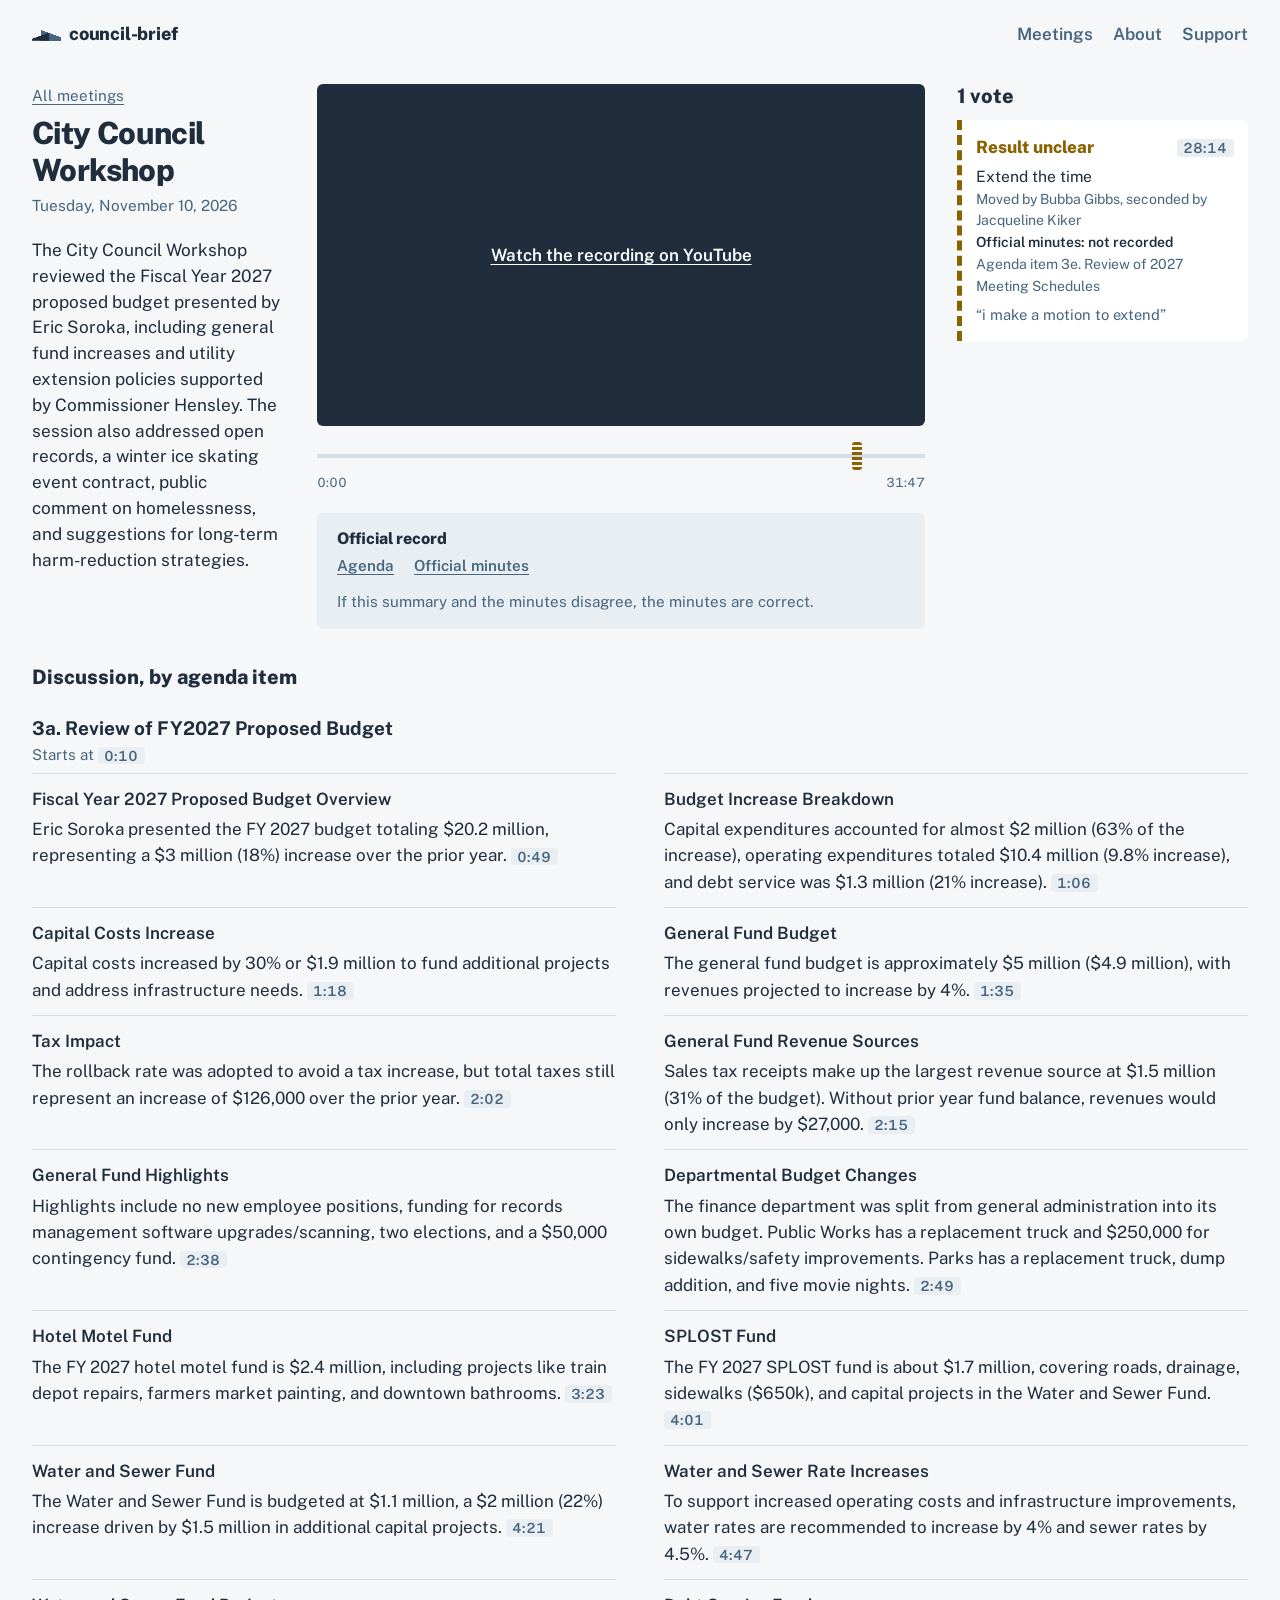
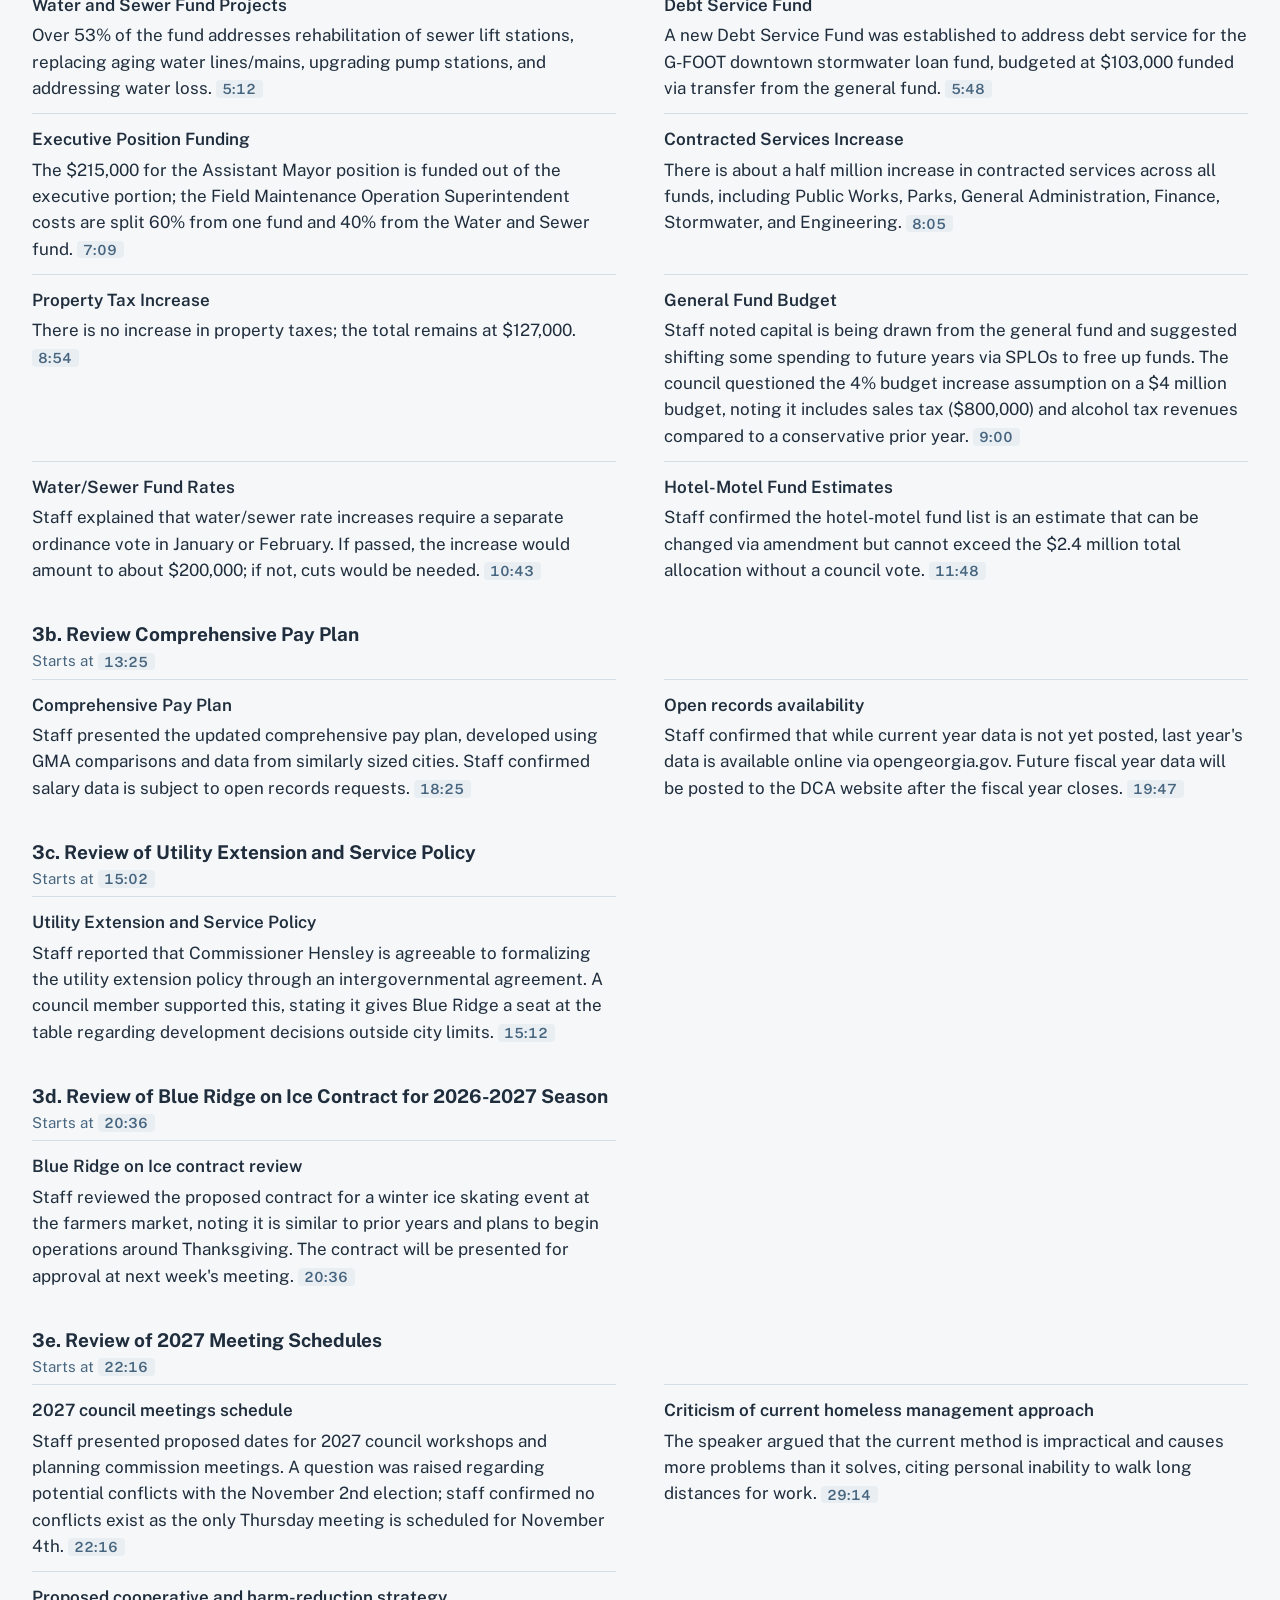
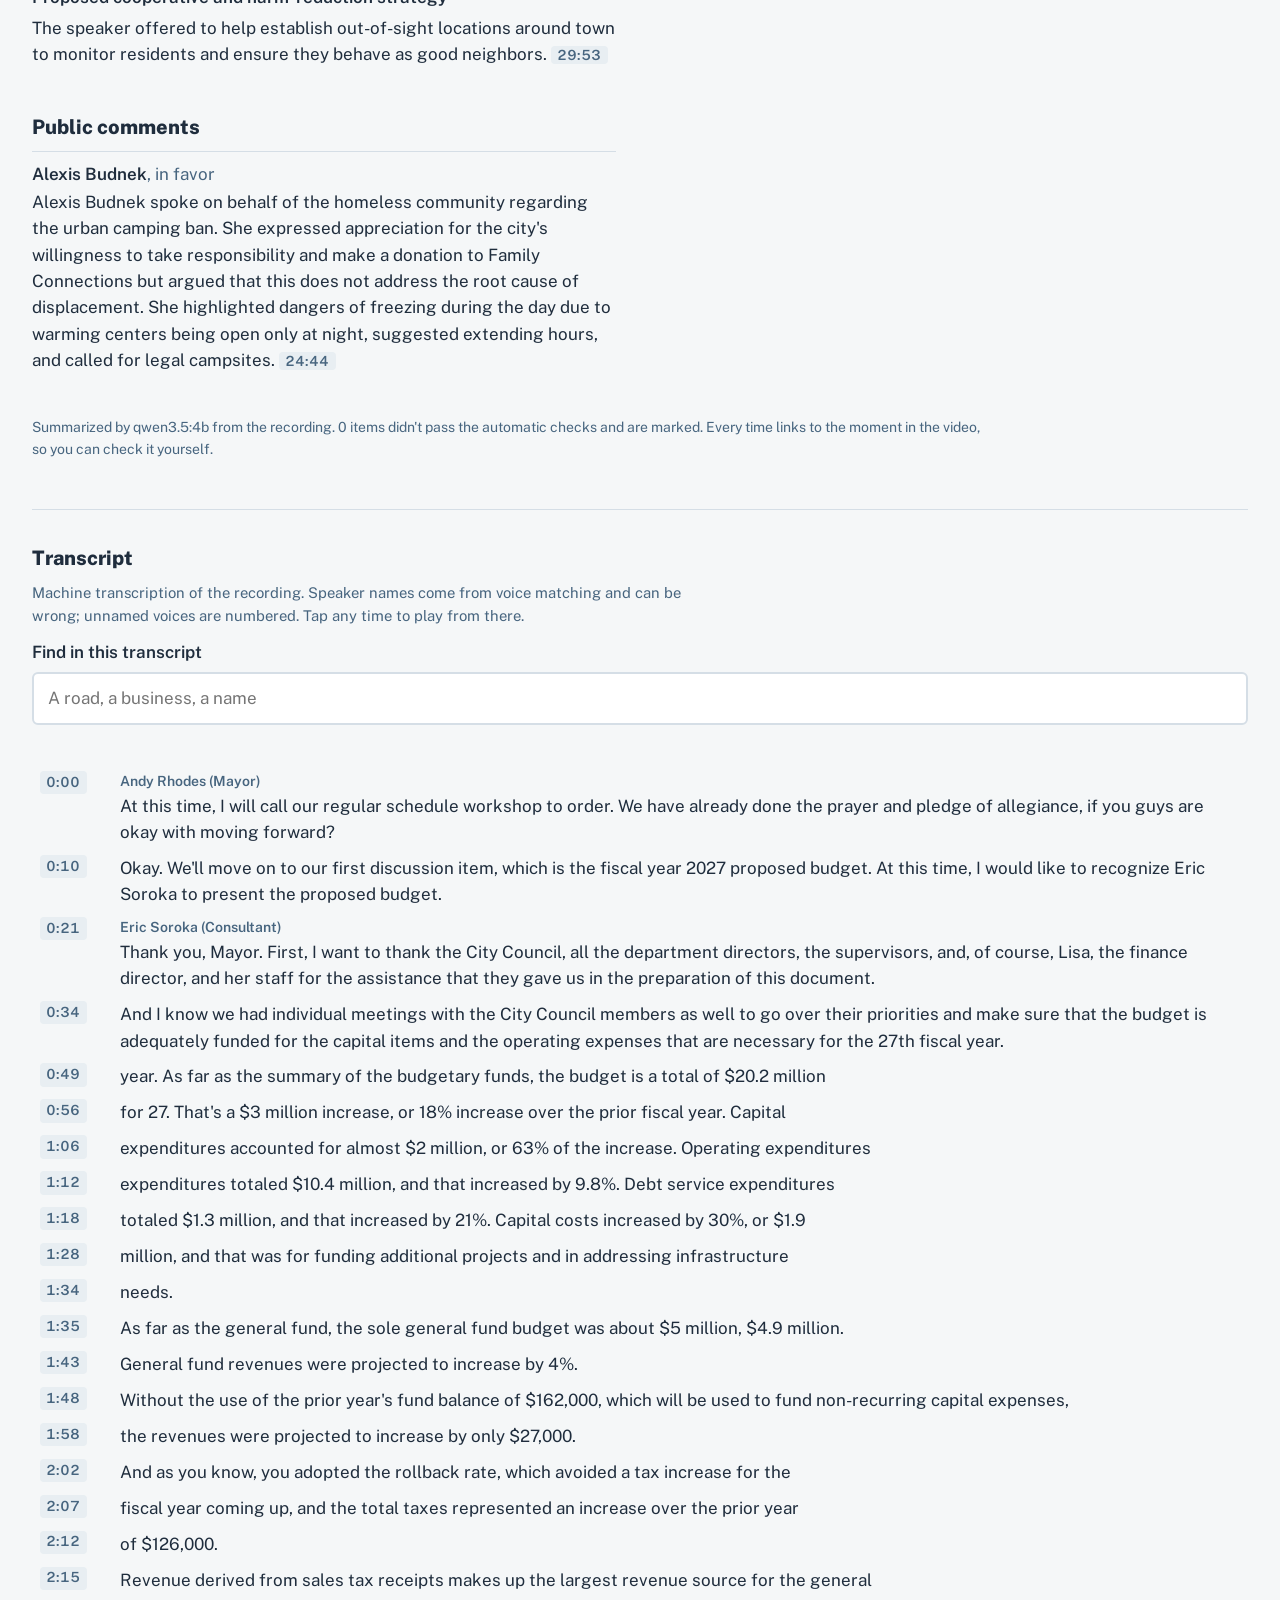
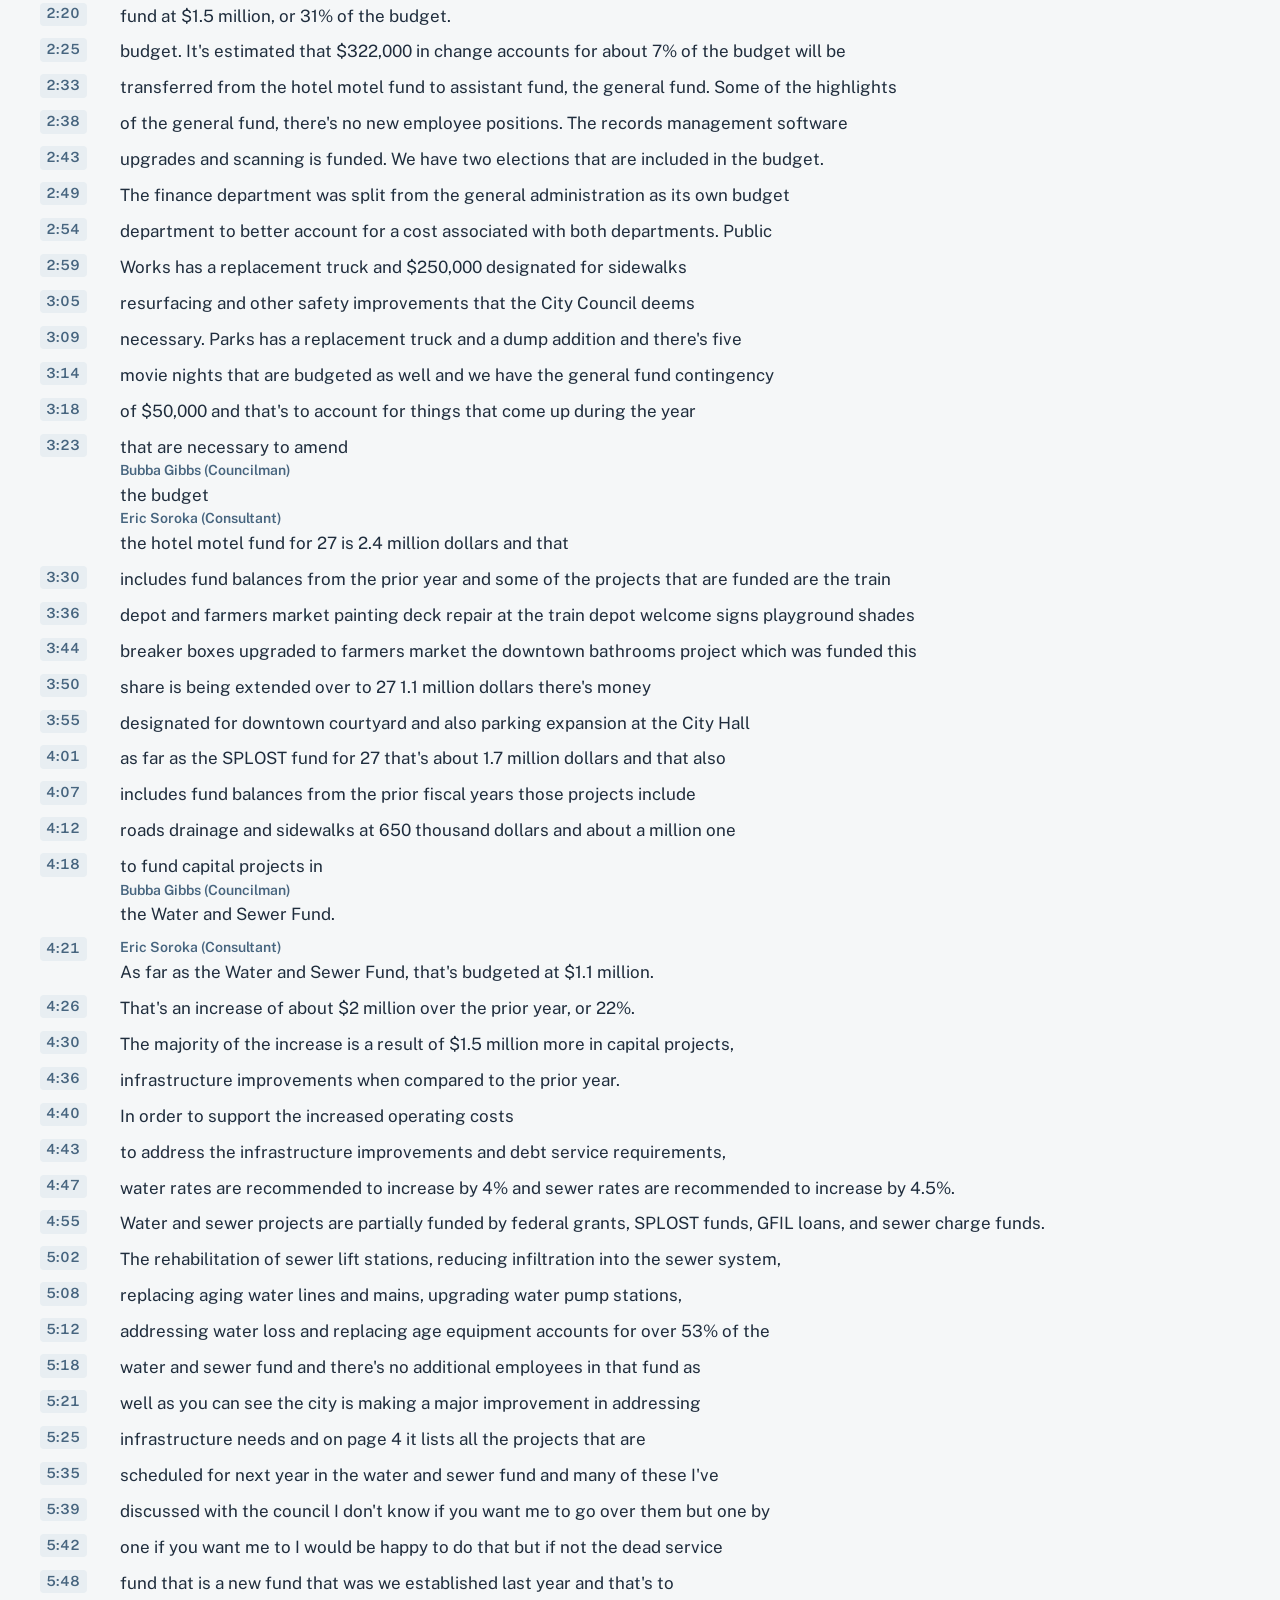
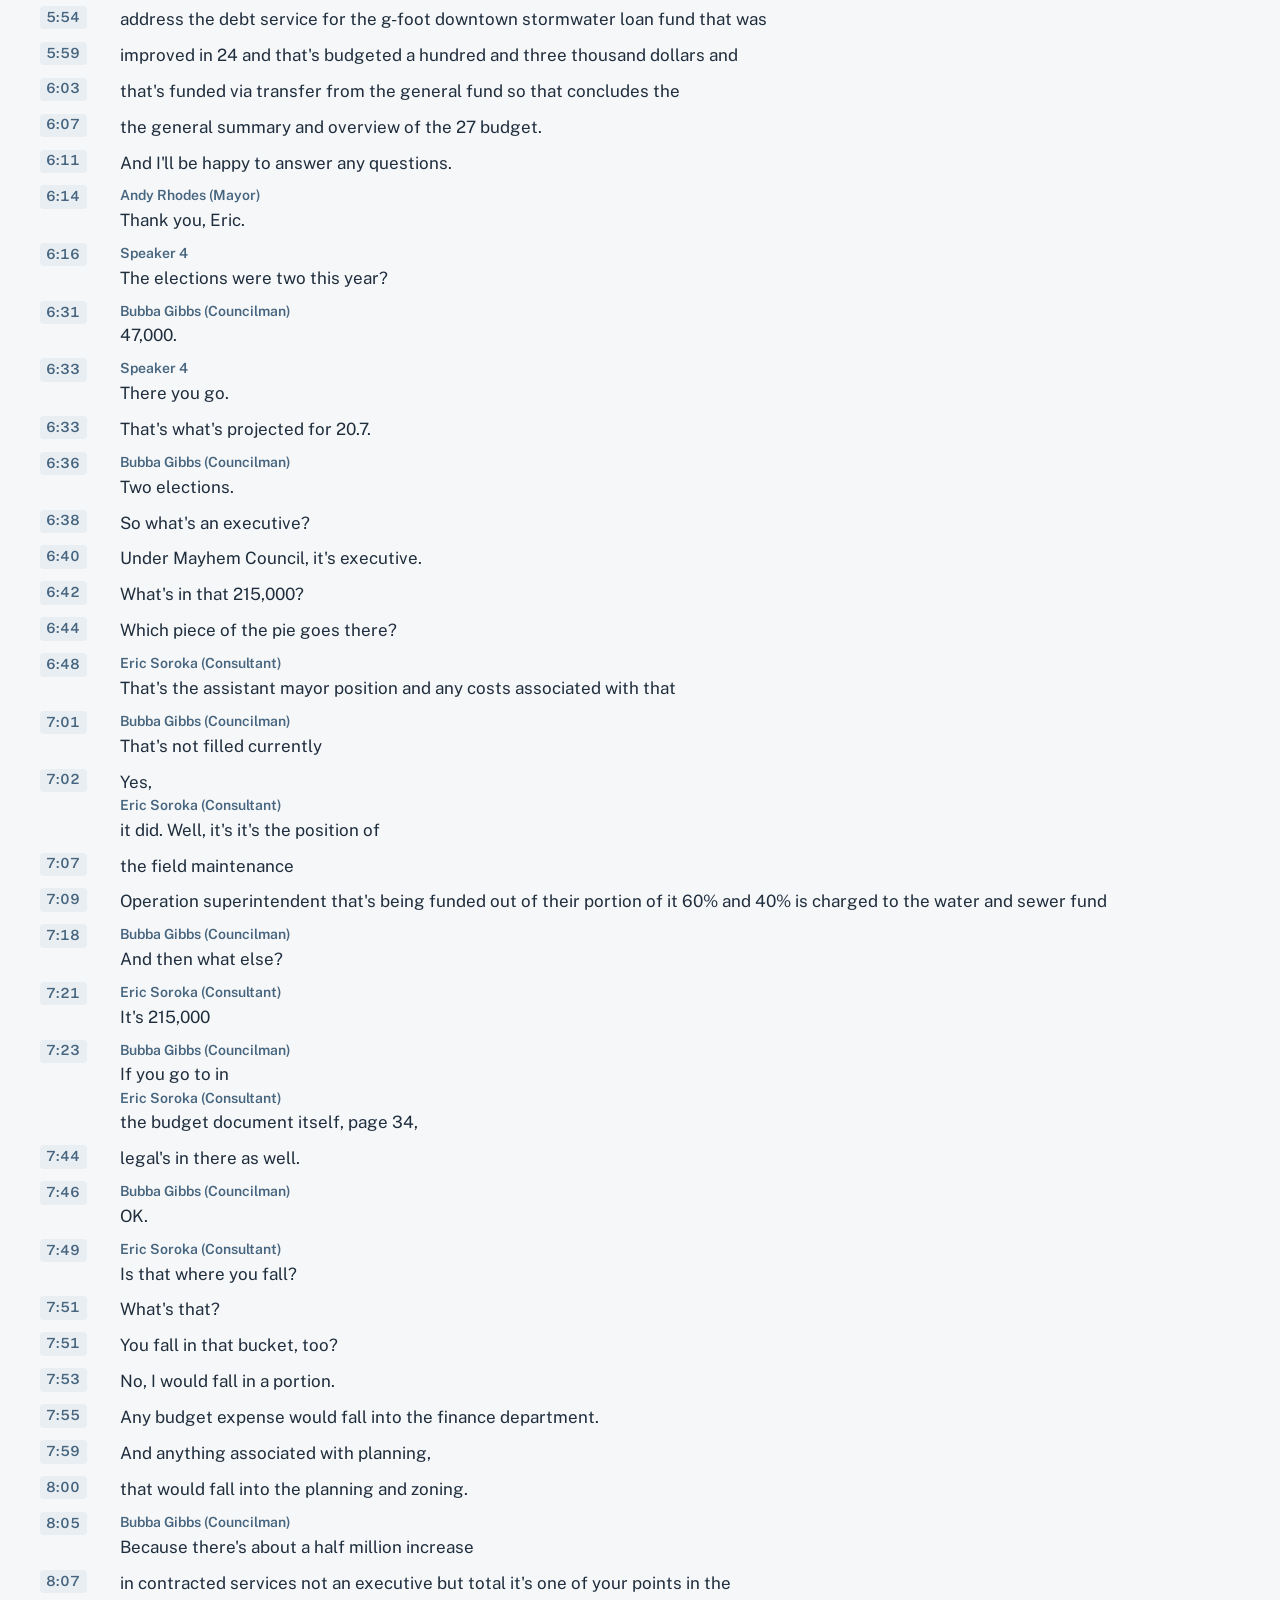
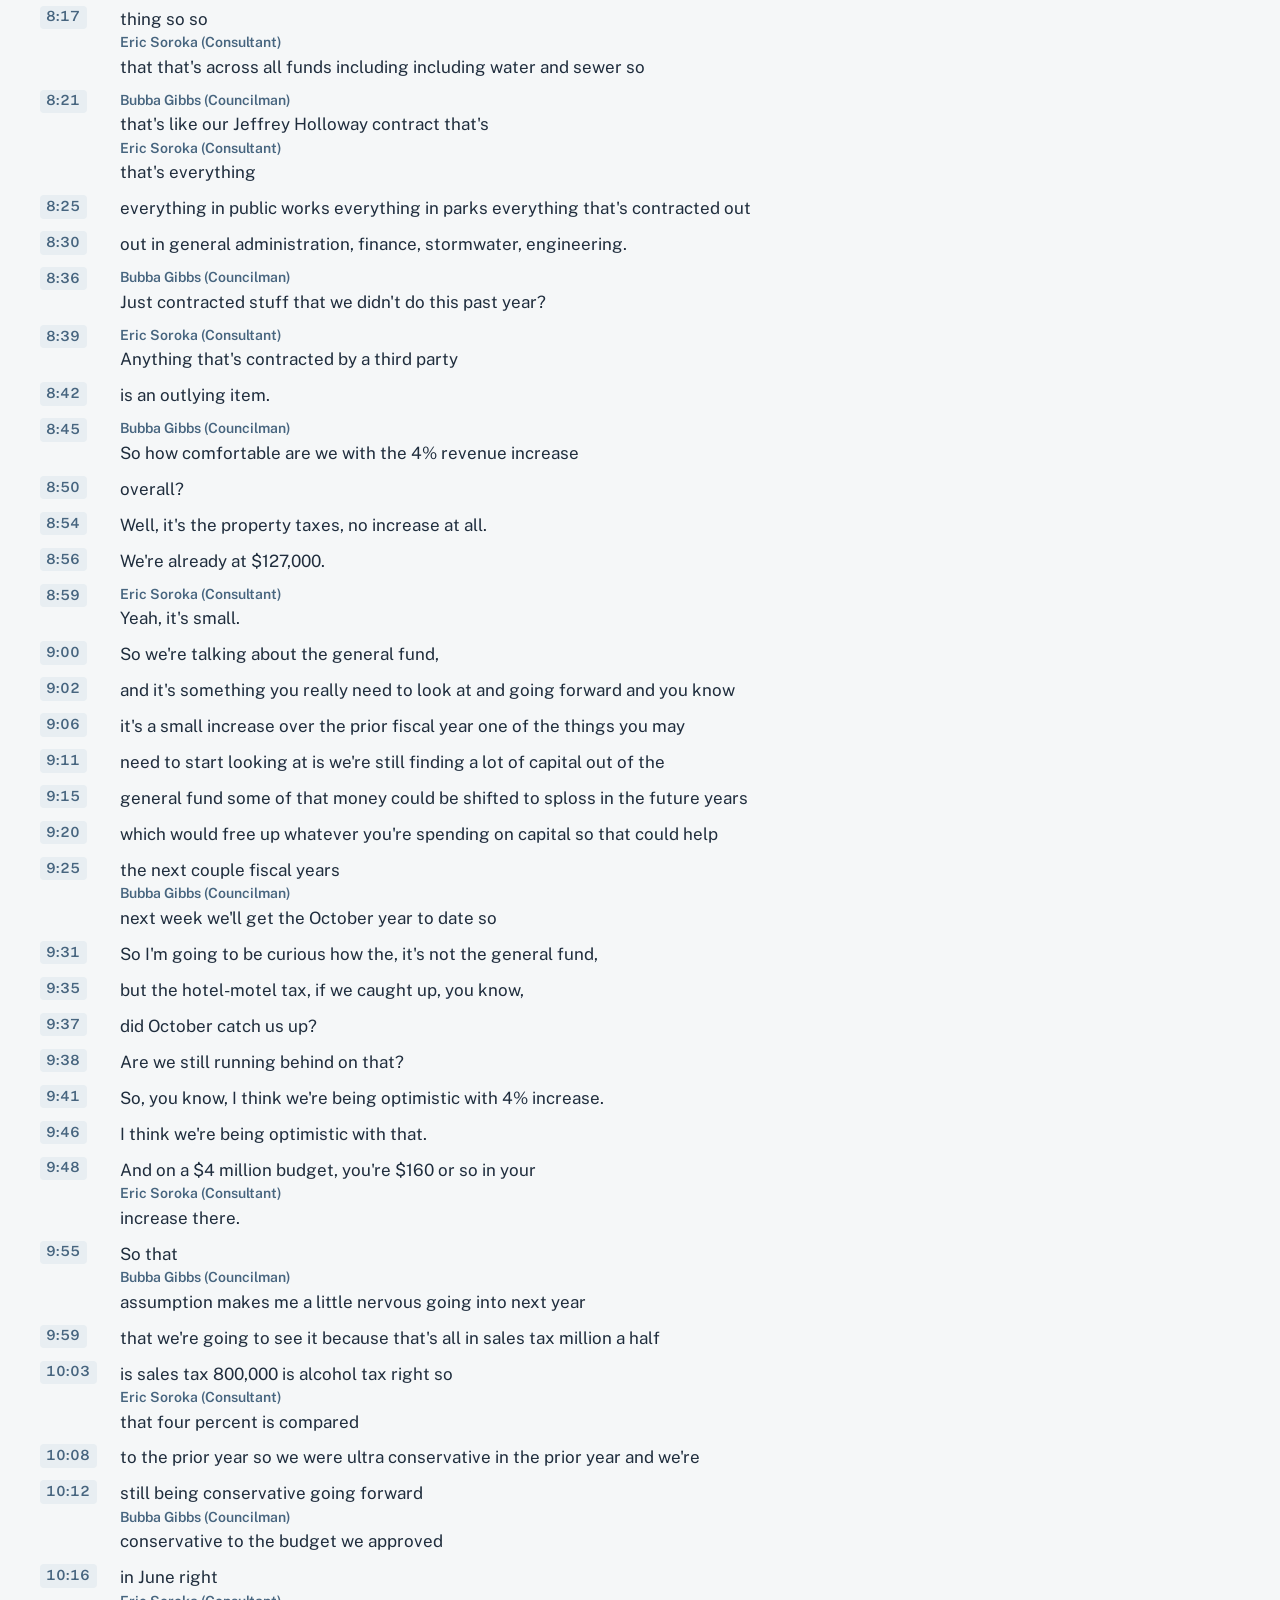
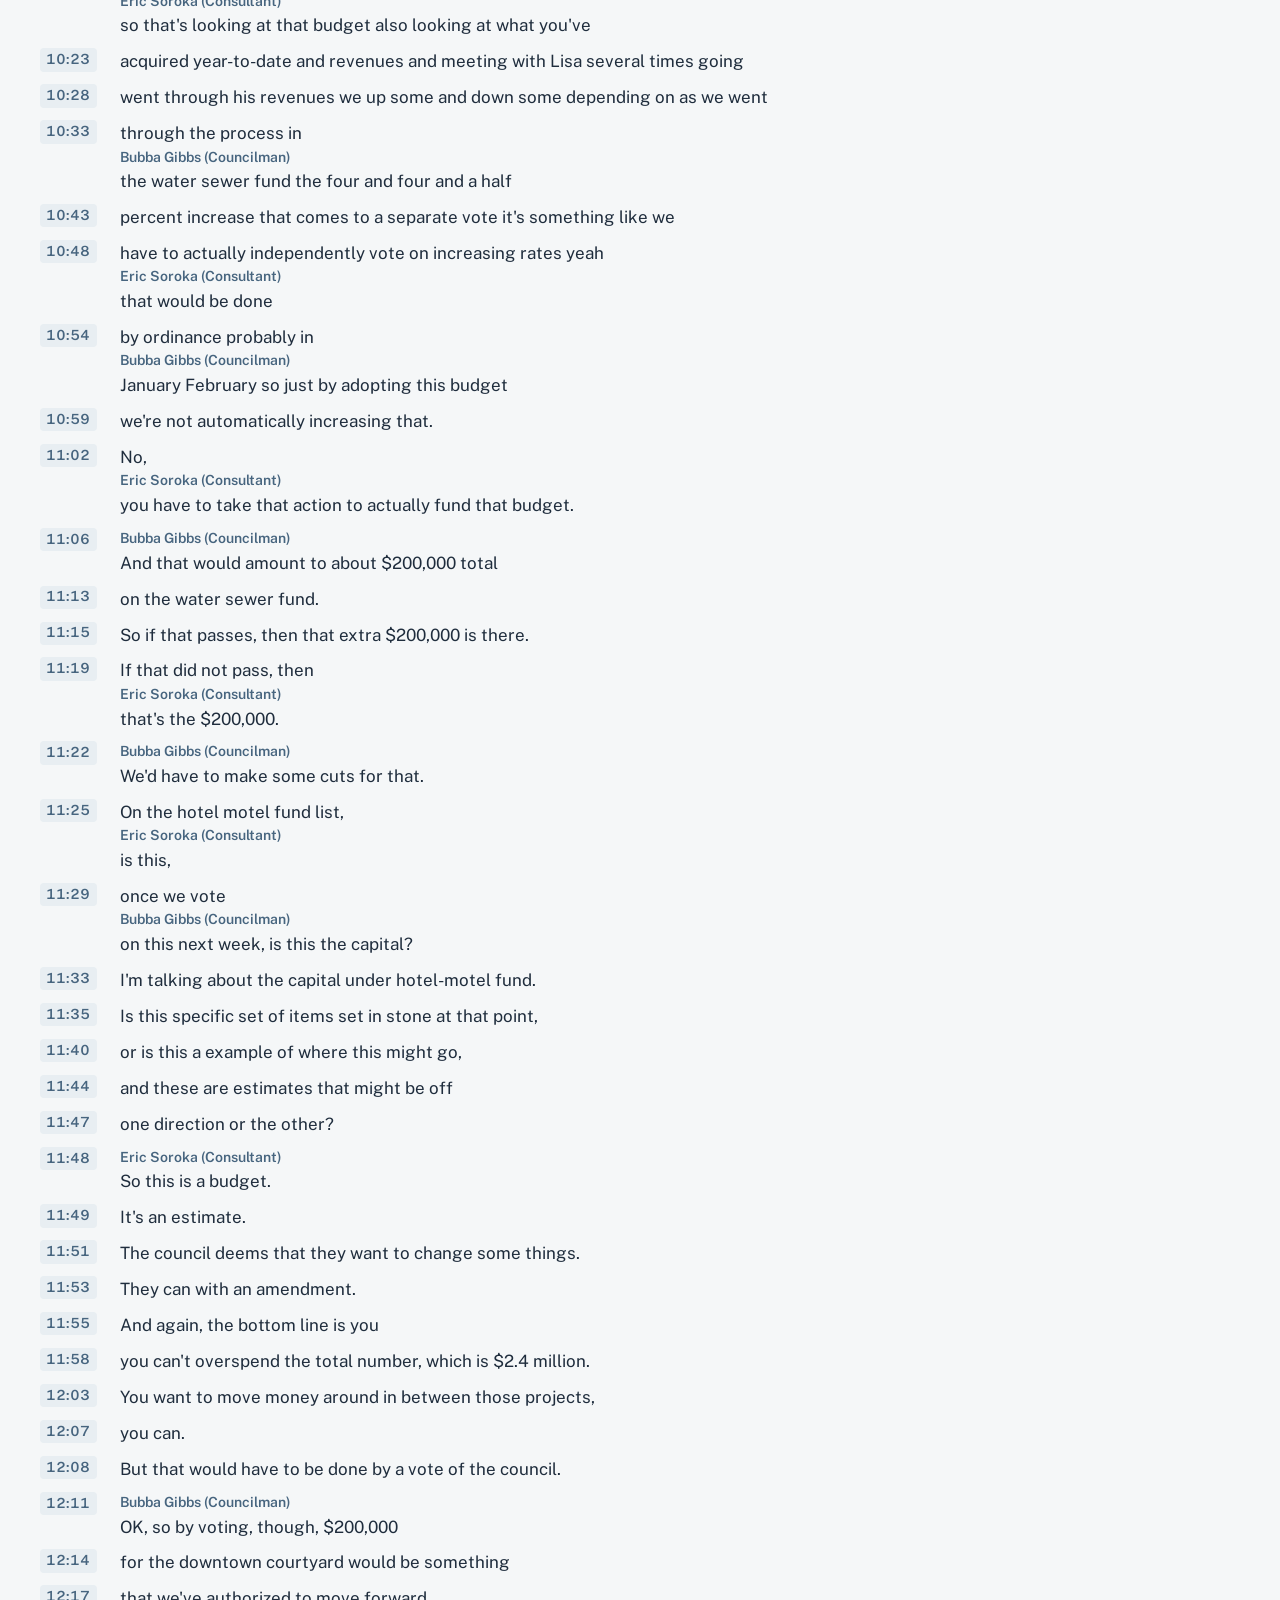
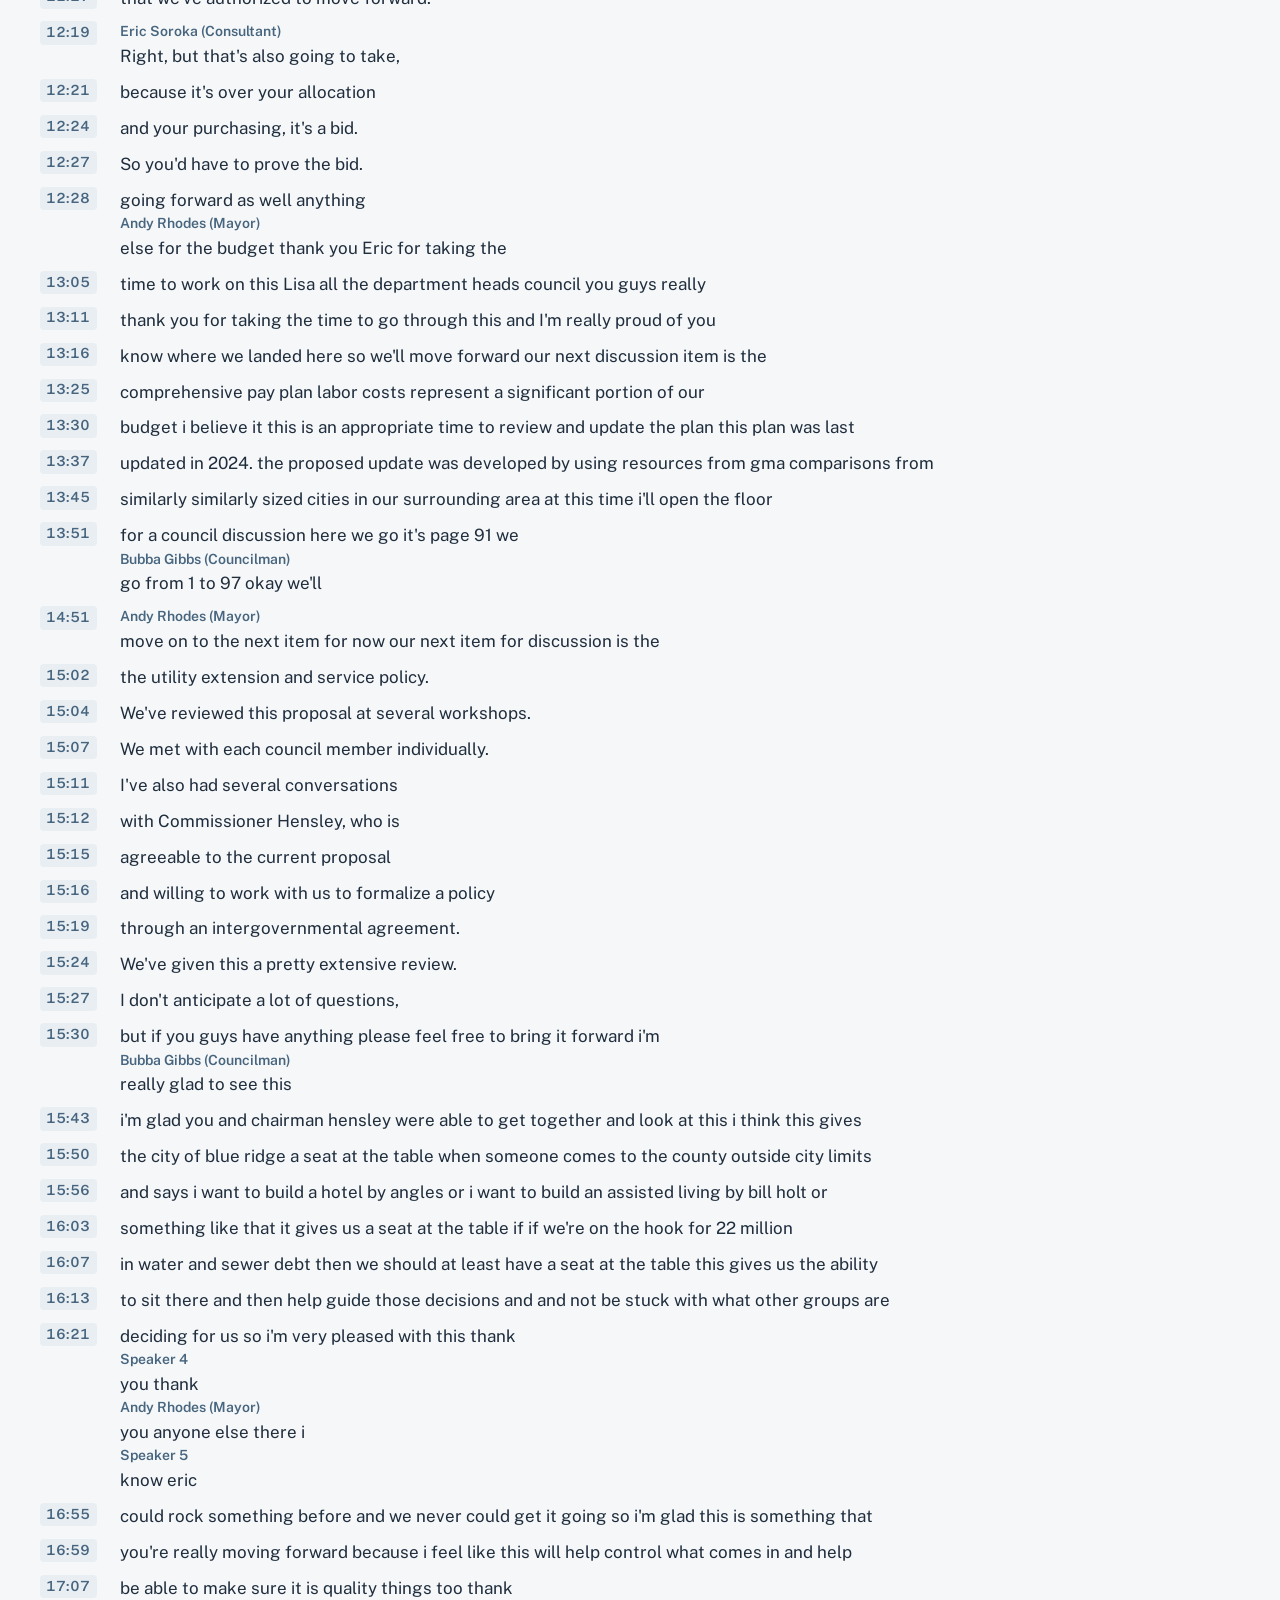
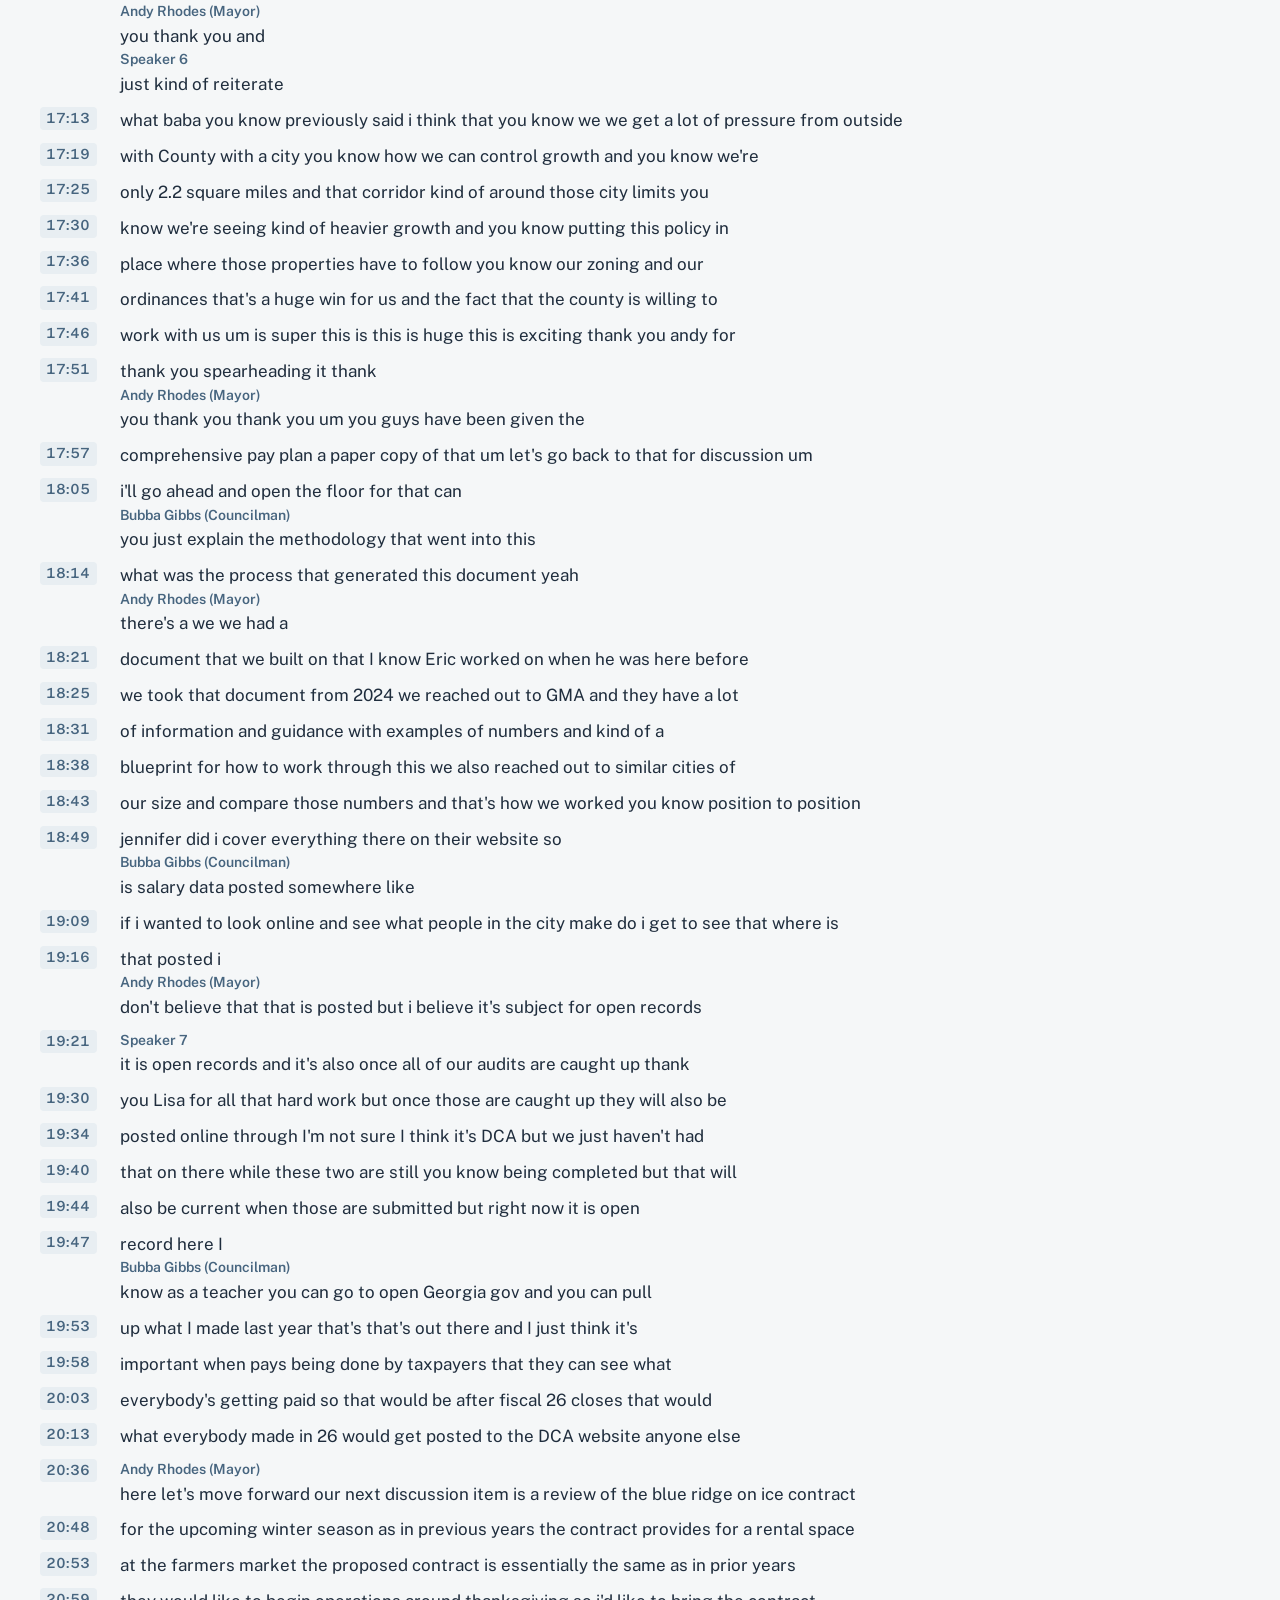
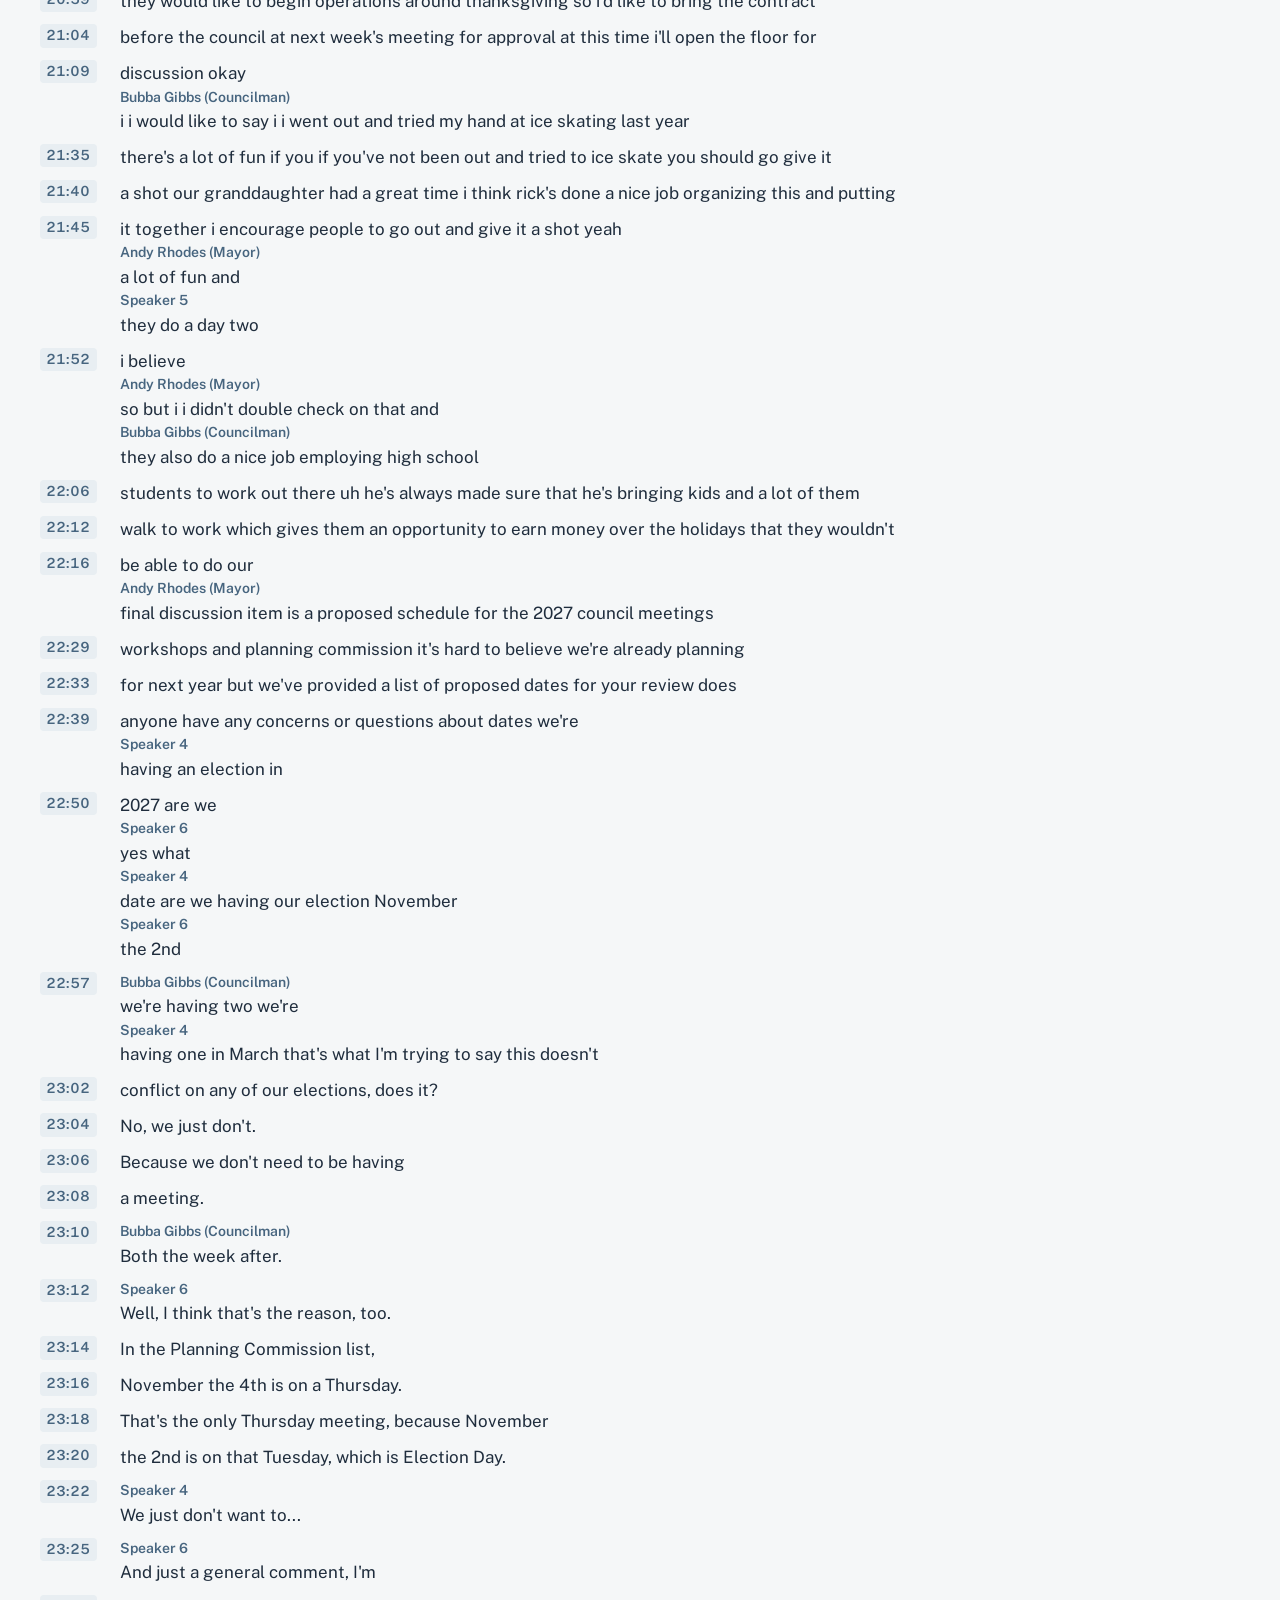
<file: docs/m/Kqv_qusn6rM.html>
<!doctype html>
<html lang="en">
<head>
<meta charset="utf-8">
<meta name="viewport" content="width=device-width, initial-scale=1">
<title>City Council Workshop, November 10, 2026</title>
<meta name="description" content="The City Council Workshop reviewed the Fiscal Year 2027 proposed budget presented by Eric Soroka, including general fund increases and utility extension policies supported by Commissioner Hensley.…">
<link rel="canonical" href="https://sudo-update-bryguy.github.io/council-brief/m/Kqv_qusn6rM.html">
<meta property="og:type" content="article">
<meta property="og:site_name" content="council-brief">
<meta property="og:title" content="City Council Workshop, November 10, 2026">
<meta property="og:description" content="The City Council Workshop reviewed the Fiscal Year 2027 proposed budget presented by Eric Soroka, including general fund increases and utility extension policies supported by Commissioner Hensley.…">
<meta property="og:url" content="https://sudo-update-bryguy.github.io/council-brief/m/Kqv_qusn6rM.html">
<meta property="og:image" content="https://sudo-update-bryguy.github.io/council-brief/assets/card.png">
<meta property="og:image:width" content="1200">
<meta property="og:image:height" content="630">
<meta property="og:image:alt" content="council-brief: what your local government decided, without sitting through the meeting.">
<meta name="twitter:card" content="summary_large_image">
<link rel="preconnect" href="https://fonts.googleapis.com">
<link rel="preconnect" href="https://fonts.gstatic.com" crossorigin>
<link rel="stylesheet" href="https://fonts.googleapis.com/css2?family=Public+Sans:ital,wght@0,400;0,600;0,800;1,400&display=swap">
<link rel="stylesheet" href="../assets/style.css">
<link rel="alternate" type="application/rss+xml" title="council-brief: new meetings" href="../feed.xml">
</head>
<body class="wide">
<a class="skip" href="#main">Skip to content</a>
<header class="site">
  <a class="mark" href="../index.html">council-brief</a>
  <nav aria-label="Site">
    <a href="../index.html">Meetings</a>
    <a href="../about.html">About</a>
    <a href="../support.html">Support</a>
  </nav>
</header>
<main id="main">
<article class="meeting" data-video="Kqv_qusn6rM">
<div class="top">
<div class="heading">
  <p class="back"><a href="../index.html">All meetings</a></p>
  <h1>City Council Workshop<span class="date">Tuesday, November 10, 2026</span></h1>
</div>
<div class="watch">
  <div class="player"><div id="player" data-video="Kqv_qusn6rM">
    <a class="poster" href="https://www.youtube.com/watch?v=Kqv_qusn6rM">Watch the recording on YouTube</a>
  </div></div>
  <div class="strip" role="group" aria-label="Timeline of the 31:47 recording with 1 vote marked"><div class="strip-bar"><a class="vmark unclear" style="left:88.82%" href="https://www.youtube.com/watch?v=Kqv_qusn6rM&amp;t=1694s" data-t="1694" title="28:14: Result unclear, Extend the time" aria-label="28:14: Result unclear, Extend the time"></a></div><div class="strip-ends"><span>0:00</span><span>31:47</span></div></div>
  <aside class="record"><h2>Official record</h2><p><a href="https://www.cityofblueridgega.gov/AgendaCenter/ViewFile/Agenda/_11102026-70">Agenda</a> <a href="https://www.cityofblueridgega.gov/AgendaCenter/ViewFile/Minutes/_11102026-70">Official minutes</a></p><p>If this summary and the minutes disagree, the minutes are correct.</p></aside>
</div>
<section class="lede-block">
  <h2 class="visually-hidden">Summary</h2>
  <p class="lede">The City Council Workshop reviewed the Fiscal Year 2027 proposed budget presented by Eric Soroka, including general fund increases and utility extension policies supported by Commissioner Hensley. The session also addressed open records, a winter ice skating event contract, public comment on homelessness, and suggestions for long-term harm-reduction strategies.</p>
</section>
<section class="votes">
  <h2>1 vote</h2>
  <ol class="decisions"><li class="decision unclear">
  <div class="outcome">Result unclear</div>
  <div class="motion"><p>Extend the time</p><span class="count">Moved by Bubba Gibbs, seconded by Jacqueline Kiker</span><span class="count official">Official minutes: not recorded</span><span class="count">Agenda item 3e. Review of 2027 Meeting Schedules</span><blockquote>“i make a motion to extend”</blockquote></div>
  <div class="when"><a class="ts" href="https://www.youtube.com/watch?v=Kqv_qusn6rM&amp;t=1694s" data-t="1694" aria-label="Play from 28:14">28:14</a></div>
</li></ol>
</section>
</div>
<div class="details">
<section class="by-agenda"><h2>Discussion, by agenda item</h2><div class="agenda-item"><h3>3a. Review of FY2027 Proposed Budget</h3><p class="starts">Starts at <a class="ts" href="https://www.youtube.com/watch?v=Kqv_qusn6rM&amp;t=10s" data-t="10" aria-label="Play from 0:10">0:10</a></p><ul class="items"><li><h4>Fiscal Year 2027 Proposed Budget Overview</h4><p>Eric Soroka presented the FY 2027 budget totaling $20.2 million, representing a $3 million (18%) increase over the prior year. <a class="ts" href="https://www.youtube.com/watch?v=Kqv_qusn6rM&amp;t=49s" data-t="49" aria-label="Play from 0:49">0:49</a></p></li><li><h4>Budget Increase Breakdown</h4><p>Capital expenditures accounted for almost $2 million (63% of the increase), operating expenditures totaled $10.4 million (9.8% increase), and debt service was $1.3 million (21% increase). <a class="ts" href="https://www.youtube.com/watch?v=Kqv_qusn6rM&amp;t=66s" data-t="66" aria-label="Play from 1:06">1:06</a></p></li><li><h4>Capital Costs Increase</h4><p>Capital costs increased by 30% or $1.9 million to fund additional projects and address infrastructure needs. <a class="ts" href="https://www.youtube.com/watch?v=Kqv_qusn6rM&amp;t=78s" data-t="78" aria-label="Play from 1:18">1:18</a></p></li><li><h4>General Fund Budget</h4><p>The general fund budget is approximately $5 million ($4.9 million), with revenues projected to increase by 4%. <a class="ts" href="https://www.youtube.com/watch?v=Kqv_qusn6rM&amp;t=95s" data-t="95" aria-label="Play from 1:35">1:35</a></p></li><li><h4>Tax Impact</h4><p>The rollback rate was adopted to avoid a tax increase, but total taxes still represent an increase of $126,000 over the prior year. <a class="ts" href="https://www.youtube.com/watch?v=Kqv_qusn6rM&amp;t=122s" data-t="122" aria-label="Play from 2:02">2:02</a></p></li><li><h4>General Fund Revenue Sources</h4><p>Sales tax receipts make up the largest revenue source at $1.5 million (31% of the budget). Without prior year fund balance, revenues would only increase by $27,000. <a class="ts" href="https://www.youtube.com/watch?v=Kqv_qusn6rM&amp;t=135s" data-t="135" aria-label="Play from 2:15">2:15</a></p></li><li><h4>General Fund Highlights</h4><p>Highlights include no new employee positions, funding for records management software upgrades/scanning, two elections, and a $50,000 contingency fund. <a class="ts" href="https://www.youtube.com/watch?v=Kqv_qusn6rM&amp;t=158s" data-t="158" aria-label="Play from 2:38">2:38</a></p></li><li><h4>Departmental Budget Changes</h4><p>The finance department was split from general administration into its own budget. Public Works has a replacement truck and $250,000 for sidewalks/safety improvements. Parks has a replacement truck, dump addition, and five movie nights. <a class="ts" href="https://www.youtube.com/watch?v=Kqv_qusn6rM&amp;t=169s" data-t="169" aria-label="Play from 2:49">2:49</a></p></li><li><h4>Hotel Motel Fund</h4><p>The FY 2027 hotel motel fund is $2.4 million, including projects like train depot repairs, farmers market painting, and downtown bathrooms. <a class="ts" href="https://www.youtube.com/watch?v=Kqv_qusn6rM&amp;t=203s" data-t="203" aria-label="Play from 3:23">3:23</a></p></li><li><h4>SPLOST Fund</h4><p>The FY 2027 SPLOST fund is about $1.7 million, covering roads, drainage, sidewalks ($650k), and capital projects in the Water and Sewer Fund. <a class="ts" href="https://www.youtube.com/watch?v=Kqv_qusn6rM&amp;t=241s" data-t="241" aria-label="Play from 4:01">4:01</a></p></li><li><h4>Water and Sewer Fund</h4><p>The Water and Sewer Fund is budgeted at $1.1 million, a $2 million (22%) increase driven by $1.5 million in additional capital projects. <a class="ts" href="https://www.youtube.com/watch?v=Kqv_qusn6rM&amp;t=261s" data-t="261" aria-label="Play from 4:21">4:21</a></p></li><li><h4>Water and Sewer Rate Increases</h4><p>To support increased operating costs and infrastructure improvements, water rates are recommended to increase by 4% and sewer rates by 4.5%. <a class="ts" href="https://www.youtube.com/watch?v=Kqv_qusn6rM&amp;t=287s" data-t="287" aria-label="Play from 4:47">4:47</a></p></li><li><h4>Water and Sewer Fund Projects</h4><p>Over 53% of the fund addresses rehabilitation of sewer lift stations, replacing aging water lines/mains, upgrading pump stations, and addressing water loss. <a class="ts" href="https://www.youtube.com/watch?v=Kqv_qusn6rM&amp;t=312s" data-t="312" aria-label="Play from 5:12">5:12</a></p></li><li><h4>Debt Service Fund</h4><p>A new Debt Service Fund was established to address debt service for the G-FOOT downtown stormwater loan fund, budgeted at $103,000 funded via transfer from the general fund. <a class="ts" href="https://www.youtube.com/watch?v=Kqv_qusn6rM&amp;t=348s" data-t="348" aria-label="Play from 5:48">5:48</a></p></li><li><h4>Executive Position Funding</h4><p>The $215,000 for the Assistant Mayor position is funded out of the executive portion; the Field Maintenance Operation Superintendent costs are split 60% from one fund and 40% from the Water and Sewer fund. <a class="ts" href="https://www.youtube.com/watch?v=Kqv_qusn6rM&amp;t=429s" data-t="429" aria-label="Play from 7:09">7:09</a></p></li><li><h4>Contracted Services Increase</h4><p>There is about a half million increase in contracted services across all funds, including Public Works, Parks, General Administration, Finance, Stormwater, and Engineering. <a class="ts" href="https://www.youtube.com/watch?v=Kqv_qusn6rM&amp;t=485s" data-t="485" aria-label="Play from 8:05">8:05</a></p></li><li><h4>Property Tax Increase</h4><p>There is no increase in property taxes; the total remains at $127,000. <a class="ts" href="https://www.youtube.com/watch?v=Kqv_qusn6rM&amp;t=534s" data-t="534" aria-label="Play from 8:54">8:54</a></p></li><li><h4>General Fund Budget</h4><p>Staff noted capital is being drawn from the general fund and suggested shifting some spending to future years via SPLOs to free up funds. The council questioned the 4% budget increase assumption on a $4 million budget, noting it includes sales tax ($800,000) and alcohol tax revenues compared to a conservative prior year. <a class="ts" href="https://www.youtube.com/watch?v=Kqv_qusn6rM&amp;t=540s" data-t="540" aria-label="Play from 9:00">9:00</a></p></li><li><h4>Water/Sewer Fund Rates</h4><p>Staff explained that water/sewer rate increases require a separate ordinance vote in January or February. If passed, the increase would amount to about $200,000; if not, cuts would be needed. <a class="ts" href="https://www.youtube.com/watch?v=Kqv_qusn6rM&amp;t=643s" data-t="643" aria-label="Play from 10:43">10:43</a></p></li><li><h4>Hotel-Motel Fund Estimates</h4><p>Staff confirmed the hotel-motel fund list is an estimate that can be changed via amendment but cannot exceed the $2.4 million total allocation without a council vote. <a class="ts" href="https://www.youtube.com/watch?v=Kqv_qusn6rM&amp;t=708s" data-t="708" aria-label="Play from 11:48">11:48</a></p></li></ul></div><div class="agenda-item"><h3>3b. Review Comprehensive Pay Plan</h3><p class="starts">Starts at <a class="ts" href="https://www.youtube.com/watch?v=Kqv_qusn6rM&amp;t=805s" data-t="805" aria-label="Play from 13:25">13:25</a></p><ul class="items"><li><h4>Comprehensive Pay Plan</h4><p>Staff presented the updated comprehensive pay plan, developed using GMA comparisons and data from similarly sized cities. Staff confirmed salary data is subject to open records requests. <a class="ts" href="https://www.youtube.com/watch?v=Kqv_qusn6rM&amp;t=1105s" data-t="1105" aria-label="Play from 18:25">18:25</a></p></li><li><h4>Open records availability</h4><p>Staff confirmed that while current year data is not yet posted, last year&#x27;s data is available online via opengeorgia.gov. Future fiscal year data will be posted to the DCA website after the fiscal year closes. <a class="ts" href="https://www.youtube.com/watch?v=Kqv_qusn6rM&amp;t=1187s" data-t="1187" aria-label="Play from 19:47">19:47</a></p></li></ul></div><div class="agenda-item"><h3>3c. Review of Utility Extension and Service Policy</h3><p class="starts">Starts at <a class="ts" href="https://www.youtube.com/watch?v=Kqv_qusn6rM&amp;t=902s" data-t="902" aria-label="Play from 15:02">15:02</a></p><ul class="items"><li><h4>Utility Extension and Service Policy</h4><p>Staff reported that Commissioner Hensley is agreeable to formalizing the utility extension policy through an intergovernmental agreement. A council member supported this, stating it gives Blue Ridge a seat at the table regarding development decisions outside city limits. <a class="ts" href="https://www.youtube.com/watch?v=Kqv_qusn6rM&amp;t=912s" data-t="912" aria-label="Play from 15:12">15:12</a></p></li></ul></div><div class="agenda-item"><h3>3d. Review of Blue Ridge on Ice Contract for 2026-2027 Season</h3><p class="starts">Starts at <a class="ts" href="https://www.youtube.com/watch?v=Kqv_qusn6rM&amp;t=1236s" data-t="1236" aria-label="Play from 20:36">20:36</a></p><ul class="items"><li><h4>Blue Ridge on Ice contract review</h4><p>Staff reviewed the proposed contract for a winter ice skating event at the farmers market, noting it is similar to prior years and plans to begin operations around Thanksgiving. The contract will be presented for approval at next week&#x27;s meeting. <a class="ts" href="https://www.youtube.com/watch?v=Kqv_qusn6rM&amp;t=1236s" data-t="1236" aria-label="Play from 20:36">20:36</a></p></li></ul></div><div class="agenda-item"><h3>3e. Review of 2027 Meeting Schedules</h3><p class="starts">Starts at <a class="ts" href="https://www.youtube.com/watch?v=Kqv_qusn6rM&amp;t=1336s" data-t="1336" aria-label="Play from 22:16">22:16</a></p><ul class="items"><li><h4>2027 council meetings schedule</h4><p>Staff presented proposed dates for 2027 council workshops and planning commission meetings. A question was raised regarding potential conflicts with the November 2nd election; staff confirmed no conflicts exist as the only Thursday meeting is scheduled for November 4th. <a class="ts" href="https://www.youtube.com/watch?v=Kqv_qusn6rM&amp;t=1336s" data-t="1336" aria-label="Play from 22:16">22:16</a></p></li><li><h4>Criticism of current homeless management approach</h4><p>The speaker argued that the current method is impractical and causes more problems than it solves, citing personal inability to walk long distances for work. <a class="ts" href="https://www.youtube.com/watch?v=Kqv_qusn6rM&amp;t=1754s" data-t="1754" aria-label="Play from 29:14">29:14</a></p></li><li><h4>Proposed cooperative and harm-reduction strategy</h4><p>The speaker offered to help establish out-of-sight locations around town to monitor residents and ensure they behave as good neighbors. <a class="ts" href="https://www.youtube.com/watch?v=Kqv_qusn6rM&amp;t=1793s" data-t="1793" aria-label="Play from 29:53">29:53</a></p></li></ul></div></section>
<section><h2>Public comments</h2><ul class="items"><li><h3>Alexis Budnek<span class="pos">, in favor</span></h3><p>Alexis Budnek spoke on behalf of the homeless community regarding the urban camping ban. She expressed appreciation for the city&#x27;s willingness to take responsibility and make a donation to Family Connections but argued that this does not address the root cause of displacement. She highlighted dangers of freezing during the day due to warming centers being open only at night, suggested extending hours, and called for legal campsites. <a class="ts" href="https://www.youtube.com/watch?v=Kqv_qusn6rM&amp;t=1484s" data-t="1484" aria-label="Play from 24:44">24:44</a></p></li></ul></section>


<p class="provenance">Summarized by qwen3.5:4b from the recording.
0 items didn't pass the automatic checks and are marked.
Every time links to the moment in the video, so you can check it yourself.</p>
</div>
<section id="transcript">
<h2>Transcript</h2>
<p class="note">Machine transcription of the recording. Speaker names come from voice matching and can be wrong; unnamed voices are numbered. Tap any time to play from there.</p>
<label class="find" for="find">Find in this transcript</label>
<input id="find" type="search" autocomplete="off" placeholder="A road, a business, a name">
<p class="find-count" aria-live="polite"></p>
<div class="lines"><p id="t0" data-t="0"><a class="ts" href="https://www.youtube.com/watch?v=Kqv_qusn6rM&amp;t=0s" data-t="0" aria-label="Play from 0:00">0:00</a> <span class="said"><span class="who">Andy Rhodes (Mayor)</span> At this time, I will call our regular schedule workshop to order. We have already done the prayer and pledge of allegiance, if you guys are okay with moving forward?</span></p><p id="t10" data-t="10"><a class="ts" href="https://www.youtube.com/watch?v=Kqv_qusn6rM&amp;t=10s" data-t="10" aria-label="Play from 0:10">0:10</a> <span class="said">Okay. We&#x27;ll move on to our first discussion item, which is the fiscal year 2027 proposed budget. At this time, I would like to recognize Eric Soroka to present the proposed budget.</span></p><p id="t21" data-t="21"><a class="ts" href="https://www.youtube.com/watch?v=Kqv_qusn6rM&amp;t=21s" data-t="21" aria-label="Play from 0:21">0:21</a> <span class="said"><span class="who">Eric Soroka (Consultant)</span> Thank you, Mayor. First, I want to thank the City Council, all the department directors, the supervisors, and, of course, Lisa, the finance director, and her staff for the assistance that they gave us in the preparation of this document.</span></p><p id="t34" data-t="34"><a class="ts" href="https://www.youtube.com/watch?v=Kqv_qusn6rM&amp;t=34s" data-t="34" aria-label="Play from 0:34">0:34</a> <span class="said">And I know we had individual meetings with the City Council members as well to go over their priorities and make sure that the budget is adequately funded for the capital items and the operating expenses that are necessary for the 27th fiscal year.</span></p><p id="t49" data-t="49"><a class="ts" href="https://www.youtube.com/watch?v=Kqv_qusn6rM&amp;t=49s" data-t="49" aria-label="Play from 0:49">0:49</a> <span class="said">year. As far as the summary of the budgetary funds, the budget is a total of $20.2 million</span></p><p id="t56" data-t="56"><a class="ts" href="https://www.youtube.com/watch?v=Kqv_qusn6rM&amp;t=56s" data-t="56" aria-label="Play from 0:56">0:56</a> <span class="said">for 27. That&#x27;s a $3 million increase, or 18% increase over the prior fiscal year. Capital</span></p><p id="t66" data-t="66"><a class="ts" href="https://www.youtube.com/watch?v=Kqv_qusn6rM&amp;t=66s" data-t="66" aria-label="Play from 1:06">1:06</a> <span class="said">expenditures accounted for almost $2 million, or 63% of the increase. Operating expenditures</span></p><p id="t72" data-t="72"><a class="ts" href="https://www.youtube.com/watch?v=Kqv_qusn6rM&amp;t=72s" data-t="72" aria-label="Play from 1:12">1:12</a> <span class="said">expenditures totaled $10.4 million, and that increased by 9.8%. Debt service expenditures</span></p><p id="t78" data-t="78"><a class="ts" href="https://www.youtube.com/watch?v=Kqv_qusn6rM&amp;t=78s" data-t="78" aria-label="Play from 1:18">1:18</a> <span class="said">totaled $1.3 million, and that increased by 21%. Capital costs increased by 30%, or $1.9</span></p><p id="t88" data-t="88"><a class="ts" href="https://www.youtube.com/watch?v=Kqv_qusn6rM&amp;t=88s" data-t="88" aria-label="Play from 1:28">1:28</a> <span class="said">million, and that was for funding additional projects and in addressing infrastructure</span></p><p id="t94" data-t="94"><a class="ts" href="https://www.youtube.com/watch?v=Kqv_qusn6rM&amp;t=94s" data-t="94" aria-label="Play from 1:34">1:34</a> <span class="said">needs.</span></p><p id="t95" data-t="95"><a class="ts" href="https://www.youtube.com/watch?v=Kqv_qusn6rM&amp;t=95s" data-t="95" aria-label="Play from 1:35">1:35</a> <span class="said">As far as the general fund, the sole general fund budget was about $5 million, $4.9 million.</span></p><p id="t103" data-t="103"><a class="ts" href="https://www.youtube.com/watch?v=Kqv_qusn6rM&amp;t=103s" data-t="103" aria-label="Play from 1:43">1:43</a> <span class="said">General fund revenues were projected to increase by 4%.</span></p><p id="t108" data-t="108"><a class="ts" href="https://www.youtube.com/watch?v=Kqv_qusn6rM&amp;t=108s" data-t="108" aria-label="Play from 1:48">1:48</a> <span class="said">Without the use of the prior year&#x27;s fund balance of $162,000, which will be used to fund non-recurring capital expenses,</span></p><p id="t118" data-t="118"><a class="ts" href="https://www.youtube.com/watch?v=Kqv_qusn6rM&amp;t=118s" data-t="118" aria-label="Play from 1:58">1:58</a> <span class="said">the revenues were projected to increase by only $27,000.</span></p><p id="t122" data-t="122"><a class="ts" href="https://www.youtube.com/watch?v=Kqv_qusn6rM&amp;t=122s" data-t="122" aria-label="Play from 2:02">2:02</a> <span class="said">And as you know, you adopted the rollback rate, which avoided a tax increase for the</span></p><p id="t127" data-t="127"><a class="ts" href="https://www.youtube.com/watch?v=Kqv_qusn6rM&amp;t=127s" data-t="127" aria-label="Play from 2:07">2:07</a> <span class="said">fiscal year coming up, and the total taxes represented an increase over the prior year</span></p><p id="t132" data-t="132"><a class="ts" href="https://www.youtube.com/watch?v=Kqv_qusn6rM&amp;t=132s" data-t="132" aria-label="Play from 2:12">2:12</a> <span class="said">of $126,000.</span></p><p id="t135" data-t="135"><a class="ts" href="https://www.youtube.com/watch?v=Kqv_qusn6rM&amp;t=135s" data-t="135" aria-label="Play from 2:15">2:15</a> <span class="said">Revenue derived from sales tax receipts makes up the largest revenue source for the general</span></p><p id="t140" data-t="140"><a class="ts" href="https://www.youtube.com/watch?v=Kqv_qusn6rM&amp;t=140s" data-t="140" aria-label="Play from 2:20">2:20</a> <span class="said">fund at $1.5 million, or 31% of the budget.</span></p><p id="t145" data-t="145"><a class="ts" href="https://www.youtube.com/watch?v=Kqv_qusn6rM&amp;t=145s" data-t="145" aria-label="Play from 2:25">2:25</a> <span class="said">budget. It&#x27;s estimated that $322,000 in change accounts for about 7% of the budget will be</span></p><p id="t153" data-t="153"><a class="ts" href="https://www.youtube.com/watch?v=Kqv_qusn6rM&amp;t=153s" data-t="153" aria-label="Play from 2:33">2:33</a> <span class="said">transferred from the hotel motel fund to assistant fund, the general fund. Some of the highlights</span></p><p id="t158" data-t="158"><a class="ts" href="https://www.youtube.com/watch?v=Kqv_qusn6rM&amp;t=158s" data-t="158" aria-label="Play from 2:38">2:38</a> <span class="said">of the general fund, there&#x27;s no new employee positions. The records management software</span></p><p id="t163" data-t="163"><a class="ts" href="https://www.youtube.com/watch?v=Kqv_qusn6rM&amp;t=163s" data-t="163" aria-label="Play from 2:43">2:43</a> <span class="said">upgrades and scanning is funded. We have two elections that are included in the budget.</span></p><p id="t169" data-t="169"><a class="ts" href="https://www.youtube.com/watch?v=Kqv_qusn6rM&amp;t=169s" data-t="169" aria-label="Play from 2:49">2:49</a> <span class="said">The finance department was split from the general administration as its own budget</span></p><p id="t174" data-t="174"><a class="ts" href="https://www.youtube.com/watch?v=Kqv_qusn6rM&amp;t=174s" data-t="174" aria-label="Play from 2:54">2:54</a> <span class="said">department to better account for a cost associated with both departments. Public</span></p><p id="t179" data-t="179"><a class="ts" href="https://www.youtube.com/watch?v=Kqv_qusn6rM&amp;t=179s" data-t="179" aria-label="Play from 2:59">2:59</a> <span class="said">Works has a replacement truck and $250,000 designated for sidewalks</span></p><p id="t185" data-t="185"><a class="ts" href="https://www.youtube.com/watch?v=Kqv_qusn6rM&amp;t=185s" data-t="185" aria-label="Play from 3:05">3:05</a> <span class="said">resurfacing and other safety improvements that the City Council deems</span></p><p id="t189" data-t="189"><a class="ts" href="https://www.youtube.com/watch?v=Kqv_qusn6rM&amp;t=189s" data-t="189" aria-label="Play from 3:09">3:09</a> <span class="said">necessary. Parks has a replacement truck and a dump addition and there&#x27;s five</span></p><p id="t194" data-t="194"><a class="ts" href="https://www.youtube.com/watch?v=Kqv_qusn6rM&amp;t=194s" data-t="194" aria-label="Play from 3:14">3:14</a> <span class="said">movie nights that are budgeted as well and we have the general fund contingency</span></p><p id="t198" data-t="198"><a class="ts" href="https://www.youtube.com/watch?v=Kqv_qusn6rM&amp;t=198s" data-t="198" aria-label="Play from 3:18">3:18</a> <span class="said">of $50,000 and that&#x27;s to account for things that come up during the year</span></p><p id="t203" data-t="203"><a class="ts" href="https://www.youtube.com/watch?v=Kqv_qusn6rM&amp;t=203s" data-t="203" aria-label="Play from 3:23">3:23</a> <span class="said">that are necessary to amend <span class="who">Bubba Gibbs (Councilman)</span> the budget <span class="who">Eric Soroka (Consultant)</span> the hotel motel fund for 27 is 2.4 million dollars and that</span></p><p id="t210" data-t="210"><a class="ts" href="https://www.youtube.com/watch?v=Kqv_qusn6rM&amp;t=210s" data-t="210" aria-label="Play from 3:30">3:30</a> <span class="said">includes fund balances from the prior year and some of the projects that are funded are the train</span></p><p id="t216" data-t="216"><a class="ts" href="https://www.youtube.com/watch?v=Kqv_qusn6rM&amp;t=216s" data-t="216" aria-label="Play from 3:36">3:36</a> <span class="said">depot and farmers market painting deck repair at the train depot welcome signs playground shades</span></p><p id="t224" data-t="224"><a class="ts" href="https://www.youtube.com/watch?v=Kqv_qusn6rM&amp;t=224s" data-t="224" aria-label="Play from 3:44">3:44</a> <span class="said">breaker boxes upgraded to farmers market the downtown bathrooms project which was funded this</span></p><p id="t230" data-t="230"><a class="ts" href="https://www.youtube.com/watch?v=Kqv_qusn6rM&amp;t=230s" data-t="230" aria-label="Play from 3:50">3:50</a> <span class="said">share is being extended over to 27 1.1 million dollars there&#x27;s money</span></p><p id="t235" data-t="235"><a class="ts" href="https://www.youtube.com/watch?v=Kqv_qusn6rM&amp;t=235s" data-t="235" aria-label="Play from 3:55">3:55</a> <span class="said">designated for downtown courtyard and also parking expansion at the City Hall</span></p><p id="t241" data-t="241"><a class="ts" href="https://www.youtube.com/watch?v=Kqv_qusn6rM&amp;t=241s" data-t="241" aria-label="Play from 4:01">4:01</a> <span class="said">as far as the SPLOST fund for 27 that&#x27;s about 1.7 million dollars and that also</span></p><p id="t247" data-t="247"><a class="ts" href="https://www.youtube.com/watch?v=Kqv_qusn6rM&amp;t=247s" data-t="247" aria-label="Play from 4:07">4:07</a> <span class="said">includes fund balances from the prior fiscal years those projects include</span></p><p id="t252" data-t="252"><a class="ts" href="https://www.youtube.com/watch?v=Kqv_qusn6rM&amp;t=252s" data-t="252" aria-label="Play from 4:12">4:12</a> <span class="said">roads drainage and sidewalks at 650 thousand dollars and about a million one</span></p><p id="t258" data-t="258"><a class="ts" href="https://www.youtube.com/watch?v=Kqv_qusn6rM&amp;t=258s" data-t="258" aria-label="Play from 4:18">4:18</a> <span class="said">to fund capital projects in <span class="who">Bubba Gibbs (Councilman)</span> the Water and Sewer Fund.</span></p><p id="t261" data-t="261"><a class="ts" href="https://www.youtube.com/watch?v=Kqv_qusn6rM&amp;t=261s" data-t="261" aria-label="Play from 4:21">4:21</a> <span class="said"><span class="who">Eric Soroka (Consultant)</span> As far as the Water and Sewer Fund, that&#x27;s budgeted at $1.1 million.</span></p><p id="t266" data-t="266"><a class="ts" href="https://www.youtube.com/watch?v=Kqv_qusn6rM&amp;t=266s" data-t="266" aria-label="Play from 4:26">4:26</a> <span class="said">That&#x27;s an increase of about $2 million over the prior year, or 22%.</span></p><p id="t270" data-t="270"><a class="ts" href="https://www.youtube.com/watch?v=Kqv_qusn6rM&amp;t=270s" data-t="270" aria-label="Play from 4:30">4:30</a> <span class="said">The majority of the increase is a result of $1.5 million more in capital projects,</span></p><p id="t276" data-t="276"><a class="ts" href="https://www.youtube.com/watch?v=Kqv_qusn6rM&amp;t=276s" data-t="276" aria-label="Play from 4:36">4:36</a> <span class="said">infrastructure improvements when compared to the prior year.</span></p><p id="t280" data-t="280"><a class="ts" href="https://www.youtube.com/watch?v=Kqv_qusn6rM&amp;t=280s" data-t="280" aria-label="Play from 4:40">4:40</a> <span class="said">In order to support the increased operating costs</span></p><p id="t283" data-t="283"><a class="ts" href="https://www.youtube.com/watch?v=Kqv_qusn6rM&amp;t=283s" data-t="283" aria-label="Play from 4:43">4:43</a> <span class="said">to address the infrastructure improvements and debt service requirements,</span></p><p id="t287" data-t="287"><a class="ts" href="https://www.youtube.com/watch?v=Kqv_qusn6rM&amp;t=287s" data-t="287" aria-label="Play from 4:47">4:47</a> <span class="said">water rates are recommended to increase by 4% and sewer rates are recommended to increase by 4.5%.</span></p><p id="t295" data-t="295"><a class="ts" href="https://www.youtube.com/watch?v=Kqv_qusn6rM&amp;t=295s" data-t="295" aria-label="Play from 4:55">4:55</a> <span class="said">Water and sewer projects are partially funded by federal grants, SPLOST funds, GFIL loans, and sewer charge funds.</span></p><p id="t302" data-t="302"><a class="ts" href="https://www.youtube.com/watch?v=Kqv_qusn6rM&amp;t=302s" data-t="302" aria-label="Play from 5:02">5:02</a> <span class="said">The rehabilitation of sewer lift stations, reducing infiltration into the sewer system,</span></p><p id="t308" data-t="308"><a class="ts" href="https://www.youtube.com/watch?v=Kqv_qusn6rM&amp;t=308s" data-t="308" aria-label="Play from 5:08">5:08</a> <span class="said">replacing aging water lines and mains, upgrading water pump stations,</span></p><p id="t312" data-t="312"><a class="ts" href="https://www.youtube.com/watch?v=Kqv_qusn6rM&amp;t=312s" data-t="312" aria-label="Play from 5:12">5:12</a> <span class="said">addressing water loss and replacing age equipment accounts for over 53% of the</span></p><p id="t318" data-t="318"><a class="ts" href="https://www.youtube.com/watch?v=Kqv_qusn6rM&amp;t=318s" data-t="318" aria-label="Play from 5:18">5:18</a> <span class="said">water and sewer fund and there&#x27;s no additional employees in that fund as</span></p><p id="t321" data-t="321"><a class="ts" href="https://www.youtube.com/watch?v=Kqv_qusn6rM&amp;t=321s" data-t="321" aria-label="Play from 5:21">5:21</a> <span class="said">well as you can see the city is making a major improvement in addressing</span></p><p id="t325" data-t="325"><a class="ts" href="https://www.youtube.com/watch?v=Kqv_qusn6rM&amp;t=325s" data-t="325" aria-label="Play from 5:25">5:25</a> <span class="said">infrastructure needs and on page 4 it lists all the projects that are</span></p><p id="t335" data-t="335"><a class="ts" href="https://www.youtube.com/watch?v=Kqv_qusn6rM&amp;t=335s" data-t="335" aria-label="Play from 5:35">5:35</a> <span class="said">scheduled for next year in the water and sewer fund and many of these I&#x27;ve</span></p><p id="t339" data-t="339"><a class="ts" href="https://www.youtube.com/watch?v=Kqv_qusn6rM&amp;t=339s" data-t="339" aria-label="Play from 5:39">5:39</a> <span class="said">discussed with the council I don&#x27;t know if you want me to go over them but one by</span></p><p id="t342" data-t="342"><a class="ts" href="https://www.youtube.com/watch?v=Kqv_qusn6rM&amp;t=342s" data-t="342" aria-label="Play from 5:42">5:42</a> <span class="said">one if you want me to I would be happy to do that but if not the dead service</span></p><p id="t348" data-t="348"><a class="ts" href="https://www.youtube.com/watch?v=Kqv_qusn6rM&amp;t=348s" data-t="348" aria-label="Play from 5:48">5:48</a> <span class="said">fund that is a new fund that was we established last year and that&#x27;s to</span></p><p id="t354" data-t="354"><a class="ts" href="https://www.youtube.com/watch?v=Kqv_qusn6rM&amp;t=354s" data-t="354" aria-label="Play from 5:54">5:54</a> <span class="said">address the debt service for the g-foot downtown stormwater loan fund that was</span></p><p id="t359" data-t="359"><a class="ts" href="https://www.youtube.com/watch?v=Kqv_qusn6rM&amp;t=359s" data-t="359" aria-label="Play from 5:59">5:59</a> <span class="said">improved in 24 and that&#x27;s budgeted a hundred and three thousand dollars and</span></p><p id="t363" data-t="363"><a class="ts" href="https://www.youtube.com/watch?v=Kqv_qusn6rM&amp;t=363s" data-t="363" aria-label="Play from 6:03">6:03</a> <span class="said">that&#x27;s funded via transfer from the general fund so that concludes the</span></p><p id="t367" data-t="367"><a class="ts" href="https://www.youtube.com/watch?v=Kqv_qusn6rM&amp;t=367s" data-t="367" aria-label="Play from 6:07">6:07</a> <span class="said">the general summary and overview of the 27 budget.</span></p><p id="t371" data-t="371"><a class="ts" href="https://www.youtube.com/watch?v=Kqv_qusn6rM&amp;t=371s" data-t="371" aria-label="Play from 6:11">6:11</a> <span class="said">And I&#x27;ll be happy to answer any questions.</span></p><p id="t374" data-t="374"><a class="ts" href="https://www.youtube.com/watch?v=Kqv_qusn6rM&amp;t=374s" data-t="374" aria-label="Play from 6:14">6:14</a> <span class="said"><span class="who">Andy Rhodes (Mayor)</span> Thank you, Eric.</span></p><p id="t376" data-t="376"><a class="ts" href="https://www.youtube.com/watch?v=Kqv_qusn6rM&amp;t=376s" data-t="376" aria-label="Play from 6:16">6:16</a> <span class="said"><span class="who">Speaker 4</span> The elections were two this year?</span></p><p id="t391" data-t="391"><a class="ts" href="https://www.youtube.com/watch?v=Kqv_qusn6rM&amp;t=391s" data-t="391" aria-label="Play from 6:31">6:31</a> <span class="said"><span class="who">Bubba Gibbs (Councilman)</span> 47,000.</span></p><p id="t393" data-t="393"><a class="ts" href="https://www.youtube.com/watch?v=Kqv_qusn6rM&amp;t=393s" data-t="393" aria-label="Play from 6:33">6:33</a> <span class="said"><span class="who">Speaker 4</span> There you go.</span></p><p id="t393" data-t="393"><a class="ts" href="https://www.youtube.com/watch?v=Kqv_qusn6rM&amp;t=393s" data-t="393" aria-label="Play from 6:33">6:33</a> <span class="said">That&#x27;s what&#x27;s projected for 20.7.</span></p><p id="t396" data-t="396"><a class="ts" href="https://www.youtube.com/watch?v=Kqv_qusn6rM&amp;t=396s" data-t="396" aria-label="Play from 6:36">6:36</a> <span class="said"><span class="who">Bubba Gibbs (Councilman)</span> Two elections.</span></p><p id="t398" data-t="398"><a class="ts" href="https://www.youtube.com/watch?v=Kqv_qusn6rM&amp;t=398s" data-t="398" aria-label="Play from 6:38">6:38</a> <span class="said">So what&#x27;s an executive?</span></p><p id="t400" data-t="400"><a class="ts" href="https://www.youtube.com/watch?v=Kqv_qusn6rM&amp;t=400s" data-t="400" aria-label="Play from 6:40">6:40</a> <span class="said">Under Mayhem Council, it&#x27;s executive.</span></p><p id="t402" data-t="402"><a class="ts" href="https://www.youtube.com/watch?v=Kqv_qusn6rM&amp;t=402s" data-t="402" aria-label="Play from 6:42">6:42</a> <span class="said">What&#x27;s in that 215,000?</span></p><p id="t404" data-t="404"><a class="ts" href="https://www.youtube.com/watch?v=Kqv_qusn6rM&amp;t=404s" data-t="404" aria-label="Play from 6:44">6:44</a> <span class="said">Which piece of the pie goes there?</span></p><p id="t408" data-t="408"><a class="ts" href="https://www.youtube.com/watch?v=Kqv_qusn6rM&amp;t=408s" data-t="408" aria-label="Play from 6:48">6:48</a> <span class="said"><span class="who">Eric Soroka (Consultant)</span> That&#x27;s the assistant mayor position and any costs associated with that</span></p><p id="t421" data-t="421"><a class="ts" href="https://www.youtube.com/watch?v=Kqv_qusn6rM&amp;t=421s" data-t="421" aria-label="Play from 7:01">7:01</a> <span class="said"><span class="who">Bubba Gibbs (Councilman)</span> That&#x27;s not filled currently</span></p><p id="t422" data-t="422"><a class="ts" href="https://www.youtube.com/watch?v=Kqv_qusn6rM&amp;t=422s" data-t="422" aria-label="Play from 7:02">7:02</a> <span class="said">Yes, <span class="who">Eric Soroka (Consultant)</span> it did. Well, it&#x27;s it&#x27;s the position of</span></p><p id="t427" data-t="427"><a class="ts" href="https://www.youtube.com/watch?v=Kqv_qusn6rM&amp;t=427s" data-t="427" aria-label="Play from 7:07">7:07</a> <span class="said">the field maintenance</span></p><p id="t429" data-t="429"><a class="ts" href="https://www.youtube.com/watch?v=Kqv_qusn6rM&amp;t=429s" data-t="429" aria-label="Play from 7:09">7:09</a> <span class="said">Operation superintendent that&#x27;s being funded out of their portion of it 60% and 40% is charged to the water and sewer fund</span></p><p id="t438" data-t="438"><a class="ts" href="https://www.youtube.com/watch?v=Kqv_qusn6rM&amp;t=438s" data-t="438" aria-label="Play from 7:18">7:18</a> <span class="said"><span class="who">Bubba Gibbs (Councilman)</span> And then what else?</span></p><p id="t441" data-t="441"><a class="ts" href="https://www.youtube.com/watch?v=Kqv_qusn6rM&amp;t=441s" data-t="441" aria-label="Play from 7:21">7:21</a> <span class="said"><span class="who">Eric Soroka (Consultant)</span> It&#x27;s 215,000</span></p><p id="t443" data-t="443"><a class="ts" href="https://www.youtube.com/watch?v=Kqv_qusn6rM&amp;t=443s" data-t="443" aria-label="Play from 7:23">7:23</a> <span class="said"><span class="who">Bubba Gibbs (Councilman)</span> If you go to in <span class="who">Eric Soroka (Consultant)</span> the budget document itself, page 34,</span></p><p id="t464" data-t="464"><a class="ts" href="https://www.youtube.com/watch?v=Kqv_qusn6rM&amp;t=464s" data-t="464" aria-label="Play from 7:44">7:44</a> <span class="said">legal&#x27;s in there as well.</span></p><p id="t466" data-t="466"><a class="ts" href="https://www.youtube.com/watch?v=Kqv_qusn6rM&amp;t=466s" data-t="466" aria-label="Play from 7:46">7:46</a> <span class="said"><span class="who">Bubba Gibbs (Councilman)</span> OK.</span></p><p id="t469" data-t="469"><a class="ts" href="https://www.youtube.com/watch?v=Kqv_qusn6rM&amp;t=469s" data-t="469" aria-label="Play from 7:49">7:49</a> <span class="said"><span class="who">Eric Soroka (Consultant)</span> Is that where you fall?</span></p><p id="t471" data-t="471"><a class="ts" href="https://www.youtube.com/watch?v=Kqv_qusn6rM&amp;t=471s" data-t="471" aria-label="Play from 7:51">7:51</a> <span class="said">What&#x27;s that?</span></p><p id="t471" data-t="471"><a class="ts" href="https://www.youtube.com/watch?v=Kqv_qusn6rM&amp;t=471s" data-t="471" aria-label="Play from 7:51">7:51</a> <span class="said">You fall in that bucket, too?</span></p><p id="t473" data-t="473"><a class="ts" href="https://www.youtube.com/watch?v=Kqv_qusn6rM&amp;t=473s" data-t="473" aria-label="Play from 7:53">7:53</a> <span class="said">No, I would fall in a portion.</span></p><p id="t475" data-t="475"><a class="ts" href="https://www.youtube.com/watch?v=Kqv_qusn6rM&amp;t=475s" data-t="475" aria-label="Play from 7:55">7:55</a> <span class="said">Any budget expense would fall into the finance department.</span></p><p id="t479" data-t="479"><a class="ts" href="https://www.youtube.com/watch?v=Kqv_qusn6rM&amp;t=479s" data-t="479" aria-label="Play from 7:59">7:59</a> <span class="said">And anything associated with planning,</span></p><p id="t480" data-t="480"><a class="ts" href="https://www.youtube.com/watch?v=Kqv_qusn6rM&amp;t=480s" data-t="480" aria-label="Play from 8:00">8:00</a> <span class="said">that would fall into the planning and zoning.</span></p><p id="t485" data-t="485"><a class="ts" href="https://www.youtube.com/watch?v=Kqv_qusn6rM&amp;t=485s" data-t="485" aria-label="Play from 8:05">8:05</a> <span class="said"><span class="who">Bubba Gibbs (Councilman)</span> Because there&#x27;s about a half million increase</span></p><p id="t487" data-t="487"><a class="ts" href="https://www.youtube.com/watch?v=Kqv_qusn6rM&amp;t=487s" data-t="487" aria-label="Play from 8:07">8:07</a> <span class="said">in contracted services not an executive but total it&#x27;s one of your points in the</span></p><p id="t497" data-t="497"><a class="ts" href="https://www.youtube.com/watch?v=Kqv_qusn6rM&amp;t=497s" data-t="497" aria-label="Play from 8:17">8:17</a> <span class="said">thing so so <span class="who">Eric Soroka (Consultant)</span> that that&#x27;s across all funds including including water and sewer so</span></p><p id="t501" data-t="501"><a class="ts" href="https://www.youtube.com/watch?v=Kqv_qusn6rM&amp;t=501s" data-t="501" aria-label="Play from 8:21">8:21</a> <span class="said"><span class="who">Bubba Gibbs (Councilman)</span> that&#x27;s like our Jeffrey Holloway contract that&#x27;s <span class="who">Eric Soroka (Consultant)</span> that&#x27;s everything</span></p><p id="t505" data-t="505"><a class="ts" href="https://www.youtube.com/watch?v=Kqv_qusn6rM&amp;t=505s" data-t="505" aria-label="Play from 8:25">8:25</a> <span class="said">everything in public works everything in parks everything that&#x27;s contracted out</span></p><p id="t510" data-t="510"><a class="ts" href="https://www.youtube.com/watch?v=Kqv_qusn6rM&amp;t=510s" data-t="510" aria-label="Play from 8:30">8:30</a> <span class="said">out in general administration, finance, stormwater, engineering.</span></p><p id="t516" data-t="516"><a class="ts" href="https://www.youtube.com/watch?v=Kqv_qusn6rM&amp;t=516s" data-t="516" aria-label="Play from 8:36">8:36</a> <span class="said"><span class="who">Bubba Gibbs (Councilman)</span> Just contracted stuff that we didn&#x27;t do this past year?</span></p><p id="t519" data-t="519"><a class="ts" href="https://www.youtube.com/watch?v=Kqv_qusn6rM&amp;t=519s" data-t="519" aria-label="Play from 8:39">8:39</a> <span class="said"><span class="who">Eric Soroka (Consultant)</span> Anything that&#x27;s contracted by a third party</span></p><p id="t522" data-t="522"><a class="ts" href="https://www.youtube.com/watch?v=Kqv_qusn6rM&amp;t=522s" data-t="522" aria-label="Play from 8:42">8:42</a> <span class="said">is an outlying item.</span></p><p id="t525" data-t="525"><a class="ts" href="https://www.youtube.com/watch?v=Kqv_qusn6rM&amp;t=525s" data-t="525" aria-label="Play from 8:45">8:45</a> <span class="said"><span class="who">Bubba Gibbs (Councilman)</span> So how comfortable are we with the 4% revenue increase</span></p><p id="t530" data-t="530"><a class="ts" href="https://www.youtube.com/watch?v=Kqv_qusn6rM&amp;t=530s" data-t="530" aria-label="Play from 8:50">8:50</a> <span class="said">overall?</span></p><p id="t534" data-t="534"><a class="ts" href="https://www.youtube.com/watch?v=Kqv_qusn6rM&amp;t=534s" data-t="534" aria-label="Play from 8:54">8:54</a> <span class="said">Well, it&#x27;s the property taxes, no increase at all.</span></p><p id="t536" data-t="536"><a class="ts" href="https://www.youtube.com/watch?v=Kqv_qusn6rM&amp;t=536s" data-t="536" aria-label="Play from 8:56">8:56</a> <span class="said">We&#x27;re already at $127,000.</span></p><p id="t539" data-t="539"><a class="ts" href="https://www.youtube.com/watch?v=Kqv_qusn6rM&amp;t=539s" data-t="539" aria-label="Play from 8:59">8:59</a> <span class="said"><span class="who">Eric Soroka (Consultant)</span> Yeah, it&#x27;s small.</span></p><p id="t540" data-t="540"><a class="ts" href="https://www.youtube.com/watch?v=Kqv_qusn6rM&amp;t=540s" data-t="540" aria-label="Play from 9:00">9:00</a> <span class="said">So we&#x27;re talking about the general fund,</span></p><p id="t542" data-t="542"><a class="ts" href="https://www.youtube.com/watch?v=Kqv_qusn6rM&amp;t=542s" data-t="542" aria-label="Play from 9:02">9:02</a> <span class="said">and it&#x27;s something you really need to look at and going forward and you know</span></p><p id="t546" data-t="546"><a class="ts" href="https://www.youtube.com/watch?v=Kqv_qusn6rM&amp;t=546s" data-t="546" aria-label="Play from 9:06">9:06</a> <span class="said">it&#x27;s a small increase over the prior fiscal year one of the things you may</span></p><p id="t551" data-t="551"><a class="ts" href="https://www.youtube.com/watch?v=Kqv_qusn6rM&amp;t=551s" data-t="551" aria-label="Play from 9:11">9:11</a> <span class="said">need to start looking at is we&#x27;re still finding a lot of capital out of the</span></p><p id="t555" data-t="555"><a class="ts" href="https://www.youtube.com/watch?v=Kqv_qusn6rM&amp;t=555s" data-t="555" aria-label="Play from 9:15">9:15</a> <span class="said">general fund some of that money could be shifted to sploss in the future years</span></p><p id="t560" data-t="560"><a class="ts" href="https://www.youtube.com/watch?v=Kqv_qusn6rM&amp;t=560s" data-t="560" aria-label="Play from 9:20">9:20</a> <span class="said">which would free up whatever you&#x27;re spending on capital so that could help</span></p><p id="t565" data-t="565"><a class="ts" href="https://www.youtube.com/watch?v=Kqv_qusn6rM&amp;t=565s" data-t="565" aria-label="Play from 9:25">9:25</a> <span class="said">the next couple fiscal years <span class="who">Bubba Gibbs (Councilman)</span> next week we&#x27;ll get the October year to date so</span></p><p id="t571" data-t="571"><a class="ts" href="https://www.youtube.com/watch?v=Kqv_qusn6rM&amp;t=571s" data-t="571" aria-label="Play from 9:31">9:31</a> <span class="said">So I&#x27;m going to be curious how the, it&#x27;s not the general fund,</span></p><p id="t575" data-t="575"><a class="ts" href="https://www.youtube.com/watch?v=Kqv_qusn6rM&amp;t=575s" data-t="575" aria-label="Play from 9:35">9:35</a> <span class="said">but the hotel-motel tax, if we caught up, you know,</span></p><p id="t577" data-t="577"><a class="ts" href="https://www.youtube.com/watch?v=Kqv_qusn6rM&amp;t=577s" data-t="577" aria-label="Play from 9:37">9:37</a> <span class="said">did October catch us up?</span></p><p id="t578" data-t="578"><a class="ts" href="https://www.youtube.com/watch?v=Kqv_qusn6rM&amp;t=578s" data-t="578" aria-label="Play from 9:38">9:38</a> <span class="said">Are we still running behind on that?</span></p><p id="t581" data-t="581"><a class="ts" href="https://www.youtube.com/watch?v=Kqv_qusn6rM&amp;t=581s" data-t="581" aria-label="Play from 9:41">9:41</a> <span class="said">So, you know, I think we&#x27;re being optimistic with 4% increase.</span></p><p id="t586" data-t="586"><a class="ts" href="https://www.youtube.com/watch?v=Kqv_qusn6rM&amp;t=586s" data-t="586" aria-label="Play from 9:46">9:46</a> <span class="said">I think we&#x27;re being optimistic with that.</span></p><p id="t588" data-t="588"><a class="ts" href="https://www.youtube.com/watch?v=Kqv_qusn6rM&amp;t=588s" data-t="588" aria-label="Play from 9:48">9:48</a> <span class="said">And on a $4 million budget, you&#x27;re $160 or so in your <span class="who">Eric Soroka (Consultant)</span> increase there.</span></p><p id="t595" data-t="595"><a class="ts" href="https://www.youtube.com/watch?v=Kqv_qusn6rM&amp;t=595s" data-t="595" aria-label="Play from 9:55">9:55</a> <span class="said">So that <span class="who">Bubba Gibbs (Councilman)</span> assumption makes me a little nervous going into next year</span></p><p id="t599" data-t="599"><a class="ts" href="https://www.youtube.com/watch?v=Kqv_qusn6rM&amp;t=599s" data-t="599" aria-label="Play from 9:59">9:59</a> <span class="said">that we&#x27;re going to see it because that&#x27;s all in sales tax million a half</span></p><p id="t603" data-t="603"><a class="ts" href="https://www.youtube.com/watch?v=Kqv_qusn6rM&amp;t=603s" data-t="603" aria-label="Play from 10:03">10:03</a> <span class="said">is sales tax 800,000 is alcohol tax right so <span class="who">Eric Soroka (Consultant)</span> that four percent is compared</span></p><p id="t608" data-t="608"><a class="ts" href="https://www.youtube.com/watch?v=Kqv_qusn6rM&amp;t=608s" data-t="608" aria-label="Play from 10:08">10:08</a> <span class="said">to the prior year so we were ultra conservative in the prior year and we&#x27;re</span></p><p id="t612" data-t="612"><a class="ts" href="https://www.youtube.com/watch?v=Kqv_qusn6rM&amp;t=612s" data-t="612" aria-label="Play from 10:12">10:12</a> <span class="said">still being conservative going forward <span class="who">Bubba Gibbs (Councilman)</span> conservative to the budget we approved</span></p><p id="t616" data-t="616"><a class="ts" href="https://www.youtube.com/watch?v=Kqv_qusn6rM&amp;t=616s" data-t="616" aria-label="Play from 10:16">10:16</a> <span class="said">in June right <span class="who">Eric Soroka (Consultant)</span> so that&#x27;s looking at that budget also looking at what you&#x27;ve</span></p><p id="t623" data-t="623"><a class="ts" href="https://www.youtube.com/watch?v=Kqv_qusn6rM&amp;t=623s" data-t="623" aria-label="Play from 10:23">10:23</a> <span class="said">acquired year-to-date and revenues and meeting with Lisa several times going</span></p><p id="t628" data-t="628"><a class="ts" href="https://www.youtube.com/watch?v=Kqv_qusn6rM&amp;t=628s" data-t="628" aria-label="Play from 10:28">10:28</a> <span class="said">went through his revenues we up some and down some depending on as we went</span></p><p id="t633" data-t="633"><a class="ts" href="https://www.youtube.com/watch?v=Kqv_qusn6rM&amp;t=633s" data-t="633" aria-label="Play from 10:33">10:33</a> <span class="said">through the process in <span class="who">Bubba Gibbs (Councilman)</span> the water sewer fund the four and four and a half</span></p><p id="t643" data-t="643"><a class="ts" href="https://www.youtube.com/watch?v=Kqv_qusn6rM&amp;t=643s" data-t="643" aria-label="Play from 10:43">10:43</a> <span class="said">percent increase that comes to a separate vote it&#x27;s something like we</span></p><p id="t648" data-t="648"><a class="ts" href="https://www.youtube.com/watch?v=Kqv_qusn6rM&amp;t=648s" data-t="648" aria-label="Play from 10:48">10:48</a> <span class="said">have to actually independently vote on increasing rates yeah <span class="who">Eric Soroka (Consultant)</span> that would be done</span></p><p id="t654" data-t="654"><a class="ts" href="https://www.youtube.com/watch?v=Kqv_qusn6rM&amp;t=654s" data-t="654" aria-label="Play from 10:54">10:54</a> <span class="said">by ordinance probably in <span class="who">Bubba Gibbs (Councilman)</span> January February so just by adopting this budget</span></p><p id="t659" data-t="659"><a class="ts" href="https://www.youtube.com/watch?v=Kqv_qusn6rM&amp;t=659s" data-t="659" aria-label="Play from 10:59">10:59</a> <span class="said">we&#x27;re not automatically increasing that.</span></p><p id="t662" data-t="662"><a class="ts" href="https://www.youtube.com/watch?v=Kqv_qusn6rM&amp;t=662s" data-t="662" aria-label="Play from 11:02">11:02</a> <span class="said">No, <span class="who">Eric Soroka (Consultant)</span> you have to take that action to actually fund that budget.</span></p><p id="t666" data-t="666"><a class="ts" href="https://www.youtube.com/watch?v=Kqv_qusn6rM&amp;t=666s" data-t="666" aria-label="Play from 11:06">11:06</a> <span class="said"><span class="who">Bubba Gibbs (Councilman)</span> And that would amount to about $200,000 total</span></p><p id="t673" data-t="673"><a class="ts" href="https://www.youtube.com/watch?v=Kqv_qusn6rM&amp;t=673s" data-t="673" aria-label="Play from 11:13">11:13</a> <span class="said">on the water sewer fund.</span></p><p id="t675" data-t="675"><a class="ts" href="https://www.youtube.com/watch?v=Kqv_qusn6rM&amp;t=675s" data-t="675" aria-label="Play from 11:15">11:15</a> <span class="said">So if that passes, then that extra $200,000 is there.</span></p><p id="t679" data-t="679"><a class="ts" href="https://www.youtube.com/watch?v=Kqv_qusn6rM&amp;t=679s" data-t="679" aria-label="Play from 11:19">11:19</a> <span class="said">If that did not pass, then <span class="who">Eric Soroka (Consultant)</span> that&#x27;s the $200,000.</span></p><p id="t682" data-t="682"><a class="ts" href="https://www.youtube.com/watch?v=Kqv_qusn6rM&amp;t=682s" data-t="682" aria-label="Play from 11:22">11:22</a> <span class="said"><span class="who">Bubba Gibbs (Councilman)</span> We&#x27;d have to make some cuts for that.</span></p><p id="t685" data-t="685"><a class="ts" href="https://www.youtube.com/watch?v=Kqv_qusn6rM&amp;t=685s" data-t="685" aria-label="Play from 11:25">11:25</a> <span class="said">On the hotel motel fund list, <span class="who">Eric Soroka (Consultant)</span> is this,</span></p><p id="t689" data-t="689"><a class="ts" href="https://www.youtube.com/watch?v=Kqv_qusn6rM&amp;t=689s" data-t="689" aria-label="Play from 11:29">11:29</a> <span class="said">once we vote <span class="who">Bubba Gibbs (Councilman)</span> on this next week, is this the capital?</span></p><p id="t693" data-t="693"><a class="ts" href="https://www.youtube.com/watch?v=Kqv_qusn6rM&amp;t=693s" data-t="693" aria-label="Play from 11:33">11:33</a> <span class="said">I&#x27;m talking about the capital under hotel-motel fund.</span></p><p id="t695" data-t="695"><a class="ts" href="https://www.youtube.com/watch?v=Kqv_qusn6rM&amp;t=695s" data-t="695" aria-label="Play from 11:35">11:35</a> <span class="said">Is this specific set of items set in stone at that point,</span></p><p id="t700" data-t="700"><a class="ts" href="https://www.youtube.com/watch?v=Kqv_qusn6rM&amp;t=700s" data-t="700" aria-label="Play from 11:40">11:40</a> <span class="said">or is this a example of where this might go,</span></p><p id="t704" data-t="704"><a class="ts" href="https://www.youtube.com/watch?v=Kqv_qusn6rM&amp;t=704s" data-t="704" aria-label="Play from 11:44">11:44</a> <span class="said">and these are estimates that might be off</span></p><p id="t707" data-t="707"><a class="ts" href="https://www.youtube.com/watch?v=Kqv_qusn6rM&amp;t=707s" data-t="707" aria-label="Play from 11:47">11:47</a> <span class="said">one direction or the other?</span></p><p id="t708" data-t="708"><a class="ts" href="https://www.youtube.com/watch?v=Kqv_qusn6rM&amp;t=708s" data-t="708" aria-label="Play from 11:48">11:48</a> <span class="said"><span class="who">Eric Soroka (Consultant)</span> So this is a budget.</span></p><p id="t709" data-t="709"><a class="ts" href="https://www.youtube.com/watch?v=Kqv_qusn6rM&amp;t=709s" data-t="709" aria-label="Play from 11:49">11:49</a> <span class="said">It&#x27;s an estimate.</span></p><p id="t711" data-t="711"><a class="ts" href="https://www.youtube.com/watch?v=Kqv_qusn6rM&amp;t=711s" data-t="711" aria-label="Play from 11:51">11:51</a> <span class="said">The council deems that they want to change some things.</span></p><p id="t713" data-t="713"><a class="ts" href="https://www.youtube.com/watch?v=Kqv_qusn6rM&amp;t=713s" data-t="713" aria-label="Play from 11:53">11:53</a> <span class="said">They can with an amendment.</span></p><p id="t715" data-t="715"><a class="ts" href="https://www.youtube.com/watch?v=Kqv_qusn6rM&amp;t=715s" data-t="715" aria-label="Play from 11:55">11:55</a> <span class="said">And again, the bottom line is you</span></p><p id="t718" data-t="718"><a class="ts" href="https://www.youtube.com/watch?v=Kqv_qusn6rM&amp;t=718s" data-t="718" aria-label="Play from 11:58">11:58</a> <span class="said">you can&#x27;t overspend the total number, which is $2.4 million.</span></p><p id="t723" data-t="723"><a class="ts" href="https://www.youtube.com/watch?v=Kqv_qusn6rM&amp;t=723s" data-t="723" aria-label="Play from 12:03">12:03</a> <span class="said">You want to move money around in between those projects,</span></p><p id="t727" data-t="727"><a class="ts" href="https://www.youtube.com/watch?v=Kqv_qusn6rM&amp;t=727s" data-t="727" aria-label="Play from 12:07">12:07</a> <span class="said">you can.</span></p><p id="t728" data-t="728"><a class="ts" href="https://www.youtube.com/watch?v=Kqv_qusn6rM&amp;t=728s" data-t="728" aria-label="Play from 12:08">12:08</a> <span class="said">But that would have to be done by a vote of the council.</span></p><p id="t731" data-t="731"><a class="ts" href="https://www.youtube.com/watch?v=Kqv_qusn6rM&amp;t=731s" data-t="731" aria-label="Play from 12:11">12:11</a> <span class="said"><span class="who">Bubba Gibbs (Councilman)</span> OK, so by voting, though, $200,000</span></p><p id="t734" data-t="734"><a class="ts" href="https://www.youtube.com/watch?v=Kqv_qusn6rM&amp;t=734s" data-t="734" aria-label="Play from 12:14">12:14</a> <span class="said">for the downtown courtyard would be something</span></p><p id="t737" data-t="737"><a class="ts" href="https://www.youtube.com/watch?v=Kqv_qusn6rM&amp;t=737s" data-t="737" aria-label="Play from 12:17">12:17</a> <span class="said">that we&#x27;ve authorized to move forward.</span></p><p id="t739" data-t="739"><a class="ts" href="https://www.youtube.com/watch?v=Kqv_qusn6rM&amp;t=739s" data-t="739" aria-label="Play from 12:19">12:19</a> <span class="said"><span class="who">Eric Soroka (Consultant)</span> Right, but that&#x27;s also going to take,</span></p><p id="t741" data-t="741"><a class="ts" href="https://www.youtube.com/watch?v=Kqv_qusn6rM&amp;t=741s" data-t="741" aria-label="Play from 12:21">12:21</a> <span class="said">because it&#x27;s over your allocation</span></p><p id="t744" data-t="744"><a class="ts" href="https://www.youtube.com/watch?v=Kqv_qusn6rM&amp;t=744s" data-t="744" aria-label="Play from 12:24">12:24</a> <span class="said">and your purchasing, it&#x27;s a bid.</span></p><p id="t747" data-t="747"><a class="ts" href="https://www.youtube.com/watch?v=Kqv_qusn6rM&amp;t=747s" data-t="747" aria-label="Play from 12:27">12:27</a> <span class="said">So you&#x27;d have to prove the bid.</span></p><p id="t748" data-t="748"><a class="ts" href="https://www.youtube.com/watch?v=Kqv_qusn6rM&amp;t=748s" data-t="748" aria-label="Play from 12:28">12:28</a> <span class="said">going forward as well anything <span class="who">Andy Rhodes (Mayor)</span> else for the budget thank you Eric for taking the</span></p><p id="t785" data-t="785"><a class="ts" href="https://www.youtube.com/watch?v=Kqv_qusn6rM&amp;t=785s" data-t="785" aria-label="Play from 13:05">13:05</a> <span class="said">time to work on this Lisa all the department heads council you guys really</span></p><p id="t791" data-t="791"><a class="ts" href="https://www.youtube.com/watch?v=Kqv_qusn6rM&amp;t=791s" data-t="791" aria-label="Play from 13:11">13:11</a> <span class="said">thank you for taking the time to go through this and I&#x27;m really proud of you</span></p><p id="t796" data-t="796"><a class="ts" href="https://www.youtube.com/watch?v=Kqv_qusn6rM&amp;t=796s" data-t="796" aria-label="Play from 13:16">13:16</a> <span class="said">know where we landed here so we&#x27;ll move forward our next discussion item is the</span></p><p id="t805" data-t="805"><a class="ts" href="https://www.youtube.com/watch?v=Kqv_qusn6rM&amp;t=805s" data-t="805" aria-label="Play from 13:25">13:25</a> <span class="said">comprehensive pay plan labor costs represent a significant portion of our</span></p><p id="t810" data-t="810"><a class="ts" href="https://www.youtube.com/watch?v=Kqv_qusn6rM&amp;t=810s" data-t="810" aria-label="Play from 13:30">13:30</a> <span class="said">budget i believe it this is an appropriate time to review and update the plan this plan was last</span></p><p id="t817" data-t="817"><a class="ts" href="https://www.youtube.com/watch?v=Kqv_qusn6rM&amp;t=817s" data-t="817" aria-label="Play from 13:37">13:37</a> <span class="said">updated in 2024. the proposed update was developed by using resources from gma comparisons from</span></p><p id="t825" data-t="825"><a class="ts" href="https://www.youtube.com/watch?v=Kqv_qusn6rM&amp;t=825s" data-t="825" aria-label="Play from 13:45">13:45</a> <span class="said">similarly similarly sized cities in our surrounding area at this time i&#x27;ll open the floor</span></p><p id="t831" data-t="831"><a class="ts" href="https://www.youtube.com/watch?v=Kqv_qusn6rM&amp;t=831s" data-t="831" aria-label="Play from 13:51">13:51</a> <span class="said">for a council discussion here we go it&#x27;s page 91 we <span class="who">Bubba Gibbs (Councilman)</span> go from 1 to 97 okay we&#x27;ll</span></p><p id="t891" data-t="891"><a class="ts" href="https://www.youtube.com/watch?v=Kqv_qusn6rM&amp;t=891s" data-t="891" aria-label="Play from 14:51">14:51</a> <span class="said"><span class="who">Andy Rhodes (Mayor)</span> move on to the next item for now our next item for discussion is the</span></p><p id="t902" data-t="902"><a class="ts" href="https://www.youtube.com/watch?v=Kqv_qusn6rM&amp;t=902s" data-t="902" aria-label="Play from 15:02">15:02</a> <span class="said">the utility extension and service policy.</span></p><p id="t904" data-t="904"><a class="ts" href="https://www.youtube.com/watch?v=Kqv_qusn6rM&amp;t=904s" data-t="904" aria-label="Play from 15:04">15:04</a> <span class="said">We&#x27;ve reviewed this proposal at several workshops.</span></p><p id="t907" data-t="907"><a class="ts" href="https://www.youtube.com/watch?v=Kqv_qusn6rM&amp;t=907s" data-t="907" aria-label="Play from 15:07">15:07</a> <span class="said">We met with each council member individually.</span></p><p id="t911" data-t="911"><a class="ts" href="https://www.youtube.com/watch?v=Kqv_qusn6rM&amp;t=911s" data-t="911" aria-label="Play from 15:11">15:11</a> <span class="said">I&#x27;ve also had several conversations</span></p><p id="t912" data-t="912"><a class="ts" href="https://www.youtube.com/watch?v=Kqv_qusn6rM&amp;t=912s" data-t="912" aria-label="Play from 15:12">15:12</a> <span class="said">with Commissioner Hensley, who is</span></p><p id="t915" data-t="915"><a class="ts" href="https://www.youtube.com/watch?v=Kqv_qusn6rM&amp;t=915s" data-t="915" aria-label="Play from 15:15">15:15</a> <span class="said">agreeable to the current proposal</span></p><p id="t916" data-t="916"><a class="ts" href="https://www.youtube.com/watch?v=Kqv_qusn6rM&amp;t=916s" data-t="916" aria-label="Play from 15:16">15:16</a> <span class="said">and willing to work with us to formalize a policy</span></p><p id="t919" data-t="919"><a class="ts" href="https://www.youtube.com/watch?v=Kqv_qusn6rM&amp;t=919s" data-t="919" aria-label="Play from 15:19">15:19</a> <span class="said">through an intergovernmental agreement.</span></p><p id="t924" data-t="924"><a class="ts" href="https://www.youtube.com/watch?v=Kqv_qusn6rM&amp;t=924s" data-t="924" aria-label="Play from 15:24">15:24</a> <span class="said">We&#x27;ve given this a pretty extensive review.</span></p><p id="t927" data-t="927"><a class="ts" href="https://www.youtube.com/watch?v=Kqv_qusn6rM&amp;t=927s" data-t="927" aria-label="Play from 15:27">15:27</a> <span class="said">I don&#x27;t anticipate a lot of questions,</span></p><p id="t930" data-t="930"><a class="ts" href="https://www.youtube.com/watch?v=Kqv_qusn6rM&amp;t=930s" data-t="930" aria-label="Play from 15:30">15:30</a> <span class="said">but if you guys have anything please feel free to bring it forward i&#x27;m <span class="who">Bubba Gibbs (Councilman)</span> really glad to see this</span></p><p id="t943" data-t="943"><a class="ts" href="https://www.youtube.com/watch?v=Kqv_qusn6rM&amp;t=943s" data-t="943" aria-label="Play from 15:43">15:43</a> <span class="said">i&#x27;m glad you and chairman hensley were able to get together and look at this i think this gives</span></p><p id="t950" data-t="950"><a class="ts" href="https://www.youtube.com/watch?v=Kqv_qusn6rM&amp;t=950s" data-t="950" aria-label="Play from 15:50">15:50</a> <span class="said">the city of blue ridge a seat at the table when someone comes to the county outside city limits</span></p><p id="t956" data-t="956"><a class="ts" href="https://www.youtube.com/watch?v=Kqv_qusn6rM&amp;t=956s" data-t="956" aria-label="Play from 15:56">15:56</a> <span class="said">and says i want to build a hotel by angles or i want to build an assisted living by bill holt or</span></p><p id="t963" data-t="963"><a class="ts" href="https://www.youtube.com/watch?v=Kqv_qusn6rM&amp;t=963s" data-t="963" aria-label="Play from 16:03">16:03</a> <span class="said">something like that it gives us a seat at the table if if we&#x27;re on the hook for 22 million</span></p><p id="t967" data-t="967"><a class="ts" href="https://www.youtube.com/watch?v=Kqv_qusn6rM&amp;t=967s" data-t="967" aria-label="Play from 16:07">16:07</a> <span class="said">in water and sewer debt then we should at least have a seat at the table this gives us the ability</span></p><p id="t973" data-t="973"><a class="ts" href="https://www.youtube.com/watch?v=Kqv_qusn6rM&amp;t=973s" data-t="973" aria-label="Play from 16:13">16:13</a> <span class="said">to sit there and then help guide those decisions and and not be stuck with what other groups are</span></p><p id="t981" data-t="981"><a class="ts" href="https://www.youtube.com/watch?v=Kqv_qusn6rM&amp;t=981s" data-t="981" aria-label="Play from 16:21">16:21</a> <span class="said">deciding for us so i&#x27;m very pleased with this thank <span class="who">Speaker 4</span> you thank <span class="who">Andy Rhodes (Mayor)</span> you anyone else there i <span class="who">Speaker 5</span> know eric</span></p><p id="t1015" data-t="1015"><a class="ts" href="https://www.youtube.com/watch?v=Kqv_qusn6rM&amp;t=1015s" data-t="1015" aria-label="Play from 16:55">16:55</a> <span class="said">could rock something before and we never could get it going so i&#x27;m glad this is something that</span></p><p id="t1019" data-t="1019"><a class="ts" href="https://www.youtube.com/watch?v=Kqv_qusn6rM&amp;t=1019s" data-t="1019" aria-label="Play from 16:59">16:59</a> <span class="said">you&#x27;re really moving forward because i feel like this will help control what comes in and help</span></p><p id="t1027" data-t="1027"><a class="ts" href="https://www.youtube.com/watch?v=Kqv_qusn6rM&amp;t=1027s" data-t="1027" aria-label="Play from 17:07">17:07</a> <span class="said">be able to make sure it is quality things too thank <span class="who">Andy Rhodes (Mayor)</span> you thank you and <span class="who">Speaker 6</span> just kind of reiterate</span></p><p id="t1033" data-t="1033"><a class="ts" href="https://www.youtube.com/watch?v=Kqv_qusn6rM&amp;t=1033s" data-t="1033" aria-label="Play from 17:13">17:13</a> <span class="said">what baba you know previously said i think that you know we we get a lot of pressure from outside</span></p><p id="t1039" data-t="1039"><a class="ts" href="https://www.youtube.com/watch?v=Kqv_qusn6rM&amp;t=1039s" data-t="1039" aria-label="Play from 17:19">17:19</a> <span class="said">with County with a city you know how we can control growth and you know we&#x27;re</span></p><p id="t1045" data-t="1045"><a class="ts" href="https://www.youtube.com/watch?v=Kqv_qusn6rM&amp;t=1045s" data-t="1045" aria-label="Play from 17:25">17:25</a> <span class="said">only 2.2 square miles and that corridor kind of around those city limits you</span></p><p id="t1050" data-t="1050"><a class="ts" href="https://www.youtube.com/watch?v=Kqv_qusn6rM&amp;t=1050s" data-t="1050" aria-label="Play from 17:30">17:30</a> <span class="said">know we&#x27;re seeing kind of heavier growth and you know putting this policy in</span></p><p id="t1056" data-t="1056"><a class="ts" href="https://www.youtube.com/watch?v=Kqv_qusn6rM&amp;t=1056s" data-t="1056" aria-label="Play from 17:36">17:36</a> <span class="said">place where those properties have to follow you know our zoning and our</span></p><p id="t1061" data-t="1061"><a class="ts" href="https://www.youtube.com/watch?v=Kqv_qusn6rM&amp;t=1061s" data-t="1061" aria-label="Play from 17:41">17:41</a> <span class="said">ordinances that&#x27;s a huge win for us and the fact that the county is willing to</span></p><p id="t1066" data-t="1066"><a class="ts" href="https://www.youtube.com/watch?v=Kqv_qusn6rM&amp;t=1066s" data-t="1066" aria-label="Play from 17:46">17:46</a> <span class="said">work with us um is super this is this is huge this is exciting thank you andy for</span></p><p id="t1071" data-t="1071"><a class="ts" href="https://www.youtube.com/watch?v=Kqv_qusn6rM&amp;t=1071s" data-t="1071" aria-label="Play from 17:51">17:51</a> <span class="said">thank you spearheading it thank <span class="who">Andy Rhodes (Mayor)</span> you thank you thank you um you guys have been given the</span></p><p id="t1077" data-t="1077"><a class="ts" href="https://www.youtube.com/watch?v=Kqv_qusn6rM&amp;t=1077s" data-t="1077" aria-label="Play from 17:57">17:57</a> <span class="said">comprehensive pay plan a paper copy of that um let&#x27;s go back to that for discussion um</span></p><p id="t1085" data-t="1085"><a class="ts" href="https://www.youtube.com/watch?v=Kqv_qusn6rM&amp;t=1085s" data-t="1085" aria-label="Play from 18:05">18:05</a> <span class="said">i&#x27;ll go ahead and open the floor for that can <span class="who">Bubba Gibbs (Councilman)</span> you just explain the methodology that went into this</span></p><p id="t1094" data-t="1094"><a class="ts" href="https://www.youtube.com/watch?v=Kqv_qusn6rM&amp;t=1094s" data-t="1094" aria-label="Play from 18:14">18:14</a> <span class="said">what was the process that generated this document yeah <span class="who">Andy Rhodes (Mayor)</span> there&#x27;s a we we had a</span></p><p id="t1101" data-t="1101"><a class="ts" href="https://www.youtube.com/watch?v=Kqv_qusn6rM&amp;t=1101s" data-t="1101" aria-label="Play from 18:21">18:21</a> <span class="said">document that we built on that I know Eric worked on when he was here before</span></p><p id="t1105" data-t="1105"><a class="ts" href="https://www.youtube.com/watch?v=Kqv_qusn6rM&amp;t=1105s" data-t="1105" aria-label="Play from 18:25">18:25</a> <span class="said">we took that document from 2024 we reached out to GMA and they have a lot</span></p><p id="t1111" data-t="1111"><a class="ts" href="https://www.youtube.com/watch?v=Kqv_qusn6rM&amp;t=1111s" data-t="1111" aria-label="Play from 18:31">18:31</a> <span class="said">of information and guidance with examples of numbers and kind of a</span></p><p id="t1118" data-t="1118"><a class="ts" href="https://www.youtube.com/watch?v=Kqv_qusn6rM&amp;t=1118s" data-t="1118" aria-label="Play from 18:38">18:38</a> <span class="said">blueprint for how to work through this we also reached out to similar cities of</span></p><p id="t1123" data-t="1123"><a class="ts" href="https://www.youtube.com/watch?v=Kqv_qusn6rM&amp;t=1123s" data-t="1123" aria-label="Play from 18:43">18:43</a> <span class="said">our size and compare those numbers and that&#x27;s how we worked you know position to position</span></p><p id="t1129" data-t="1129"><a class="ts" href="https://www.youtube.com/watch?v=Kqv_qusn6rM&amp;t=1129s" data-t="1129" aria-label="Play from 18:49">18:49</a> <span class="said">jennifer did i cover everything there on their website so <span class="who">Bubba Gibbs (Councilman)</span> is salary data posted somewhere like</span></p><p id="t1149" data-t="1149"><a class="ts" href="https://www.youtube.com/watch?v=Kqv_qusn6rM&amp;t=1149s" data-t="1149" aria-label="Play from 19:09">19:09</a> <span class="said">if i wanted to look online and see what people in the city make do i get to see that where is</span></p><p id="t1156" data-t="1156"><a class="ts" href="https://www.youtube.com/watch?v=Kqv_qusn6rM&amp;t=1156s" data-t="1156" aria-label="Play from 19:16">19:16</a> <span class="said">that posted i <span class="who">Andy Rhodes (Mayor)</span> don&#x27;t believe that that is posted but i believe it&#x27;s subject for open records</span></p><p id="t1161" data-t="1161"><a class="ts" href="https://www.youtube.com/watch?v=Kqv_qusn6rM&amp;t=1161s" data-t="1161" aria-label="Play from 19:21">19:21</a> <span class="said"><span class="who">Speaker 7</span> it is open records and it&#x27;s also once all of our audits are caught up thank</span></p><p id="t1170" data-t="1170"><a class="ts" href="https://www.youtube.com/watch?v=Kqv_qusn6rM&amp;t=1170s" data-t="1170" aria-label="Play from 19:30">19:30</a> <span class="said">you Lisa for all that hard work but once those are caught up they will also be</span></p><p id="t1174" data-t="1174"><a class="ts" href="https://www.youtube.com/watch?v=Kqv_qusn6rM&amp;t=1174s" data-t="1174" aria-label="Play from 19:34">19:34</a> <span class="said">posted online through I&#x27;m not sure I think it&#x27;s DCA but we just haven&#x27;t had</span></p><p id="t1180" data-t="1180"><a class="ts" href="https://www.youtube.com/watch?v=Kqv_qusn6rM&amp;t=1180s" data-t="1180" aria-label="Play from 19:40">19:40</a> <span class="said">that on there while these two are still you know being completed but that will</span></p><p id="t1184" data-t="1184"><a class="ts" href="https://www.youtube.com/watch?v=Kqv_qusn6rM&amp;t=1184s" data-t="1184" aria-label="Play from 19:44">19:44</a> <span class="said">also be current when those are submitted but right now it is open</span></p><p id="t1187" data-t="1187"><a class="ts" href="https://www.youtube.com/watch?v=Kqv_qusn6rM&amp;t=1187s" data-t="1187" aria-label="Play from 19:47">19:47</a> <span class="said">record here I <span class="who">Bubba Gibbs (Councilman)</span> know as a teacher you can go to open Georgia gov and you can pull</span></p><p id="t1193" data-t="1193"><a class="ts" href="https://www.youtube.com/watch?v=Kqv_qusn6rM&amp;t=1193s" data-t="1193" aria-label="Play from 19:53">19:53</a> <span class="said">up what I made last year that&#x27;s that&#x27;s out there and I just think it&#x27;s</span></p><p id="t1198" data-t="1198"><a class="ts" href="https://www.youtube.com/watch?v=Kqv_qusn6rM&amp;t=1198s" data-t="1198" aria-label="Play from 19:58">19:58</a> <span class="said">important when pays being done by taxpayers that they can see what</span></p><p id="t1203" data-t="1203"><a class="ts" href="https://www.youtube.com/watch?v=Kqv_qusn6rM&amp;t=1203s" data-t="1203" aria-label="Play from 20:03">20:03</a> <span class="said">everybody&#x27;s getting paid so that would be after fiscal 26 closes that would</span></p><p id="t1213" data-t="1213"><a class="ts" href="https://www.youtube.com/watch?v=Kqv_qusn6rM&amp;t=1213s" data-t="1213" aria-label="Play from 20:13">20:13</a> <span class="said">what everybody made in 26 would get posted to the DCA website anyone else</span></p><p id="t1236" data-t="1236"><a class="ts" href="https://www.youtube.com/watch?v=Kqv_qusn6rM&amp;t=1236s" data-t="1236" aria-label="Play from 20:36">20:36</a> <span class="said"><span class="who">Andy Rhodes (Mayor)</span> here let&#x27;s move forward our next discussion item is a review of the blue ridge on ice contract</span></p><p id="t1248" data-t="1248"><a class="ts" href="https://www.youtube.com/watch?v=Kqv_qusn6rM&amp;t=1248s" data-t="1248" aria-label="Play from 20:48">20:48</a> <span class="said">for the upcoming winter season as in previous years the contract provides for a rental space</span></p><p id="t1253" data-t="1253"><a class="ts" href="https://www.youtube.com/watch?v=Kqv_qusn6rM&amp;t=1253s" data-t="1253" aria-label="Play from 20:53">20:53</a> <span class="said">at the farmers market the proposed contract is essentially the same as in prior years</span></p><p id="t1259" data-t="1259"><a class="ts" href="https://www.youtube.com/watch?v=Kqv_qusn6rM&amp;t=1259s" data-t="1259" aria-label="Play from 20:59">20:59</a> <span class="said">they would like to begin operations around thanksgiving so i&#x27;d like to bring the contract</span></p><p id="t1264" data-t="1264"><a class="ts" href="https://www.youtube.com/watch?v=Kqv_qusn6rM&amp;t=1264s" data-t="1264" aria-label="Play from 21:04">21:04</a> <span class="said">before the council at next week&#x27;s meeting for approval at this time i&#x27;ll open the floor for</span></p><p id="t1269" data-t="1269"><a class="ts" href="https://www.youtube.com/watch?v=Kqv_qusn6rM&amp;t=1269s" data-t="1269" aria-label="Play from 21:09">21:09</a> <span class="said">discussion okay <span class="who">Bubba Gibbs (Councilman)</span> i i would like to say i i went out and tried my hand at ice skating last year</span></p><p id="t1295" data-t="1295"><a class="ts" href="https://www.youtube.com/watch?v=Kqv_qusn6rM&amp;t=1295s" data-t="1295" aria-label="Play from 21:35">21:35</a> <span class="said">there&#x27;s a lot of fun if you if you&#x27;ve not been out and tried to ice skate you should go give it</span></p><p id="t1300" data-t="1300"><a class="ts" href="https://www.youtube.com/watch?v=Kqv_qusn6rM&amp;t=1300s" data-t="1300" aria-label="Play from 21:40">21:40</a> <span class="said">a shot our granddaughter had a great time i think rick&#x27;s done a nice job organizing this and putting</span></p><p id="t1305" data-t="1305"><a class="ts" href="https://www.youtube.com/watch?v=Kqv_qusn6rM&amp;t=1305s" data-t="1305" aria-label="Play from 21:45">21:45</a> <span class="said">it together i encourage people to go out and give it a shot yeah <span class="who">Andy Rhodes (Mayor)</span> a lot of fun and <span class="who">Speaker 5</span> they do a day two</span></p><p id="t1312" data-t="1312"><a class="ts" href="https://www.youtube.com/watch?v=Kqv_qusn6rM&amp;t=1312s" data-t="1312" aria-label="Play from 21:52">21:52</a> <span class="said">i believe <span class="who">Andy Rhodes (Mayor)</span> so but i i didn&#x27;t double check on that and <span class="who">Bubba Gibbs (Councilman)</span> they also do a nice job employing high school</span></p><p id="t1326" data-t="1326"><a class="ts" href="https://www.youtube.com/watch?v=Kqv_qusn6rM&amp;t=1326s" data-t="1326" aria-label="Play from 22:06">22:06</a> <span class="said">students to work out there uh he&#x27;s always made sure that he&#x27;s bringing kids and a lot of them</span></p><p id="t1332" data-t="1332"><a class="ts" href="https://www.youtube.com/watch?v=Kqv_qusn6rM&amp;t=1332s" data-t="1332" aria-label="Play from 22:12">22:12</a> <span class="said">walk to work which gives them an opportunity to earn money over the holidays that they wouldn&#x27;t</span></p><p id="t1336" data-t="1336"><a class="ts" href="https://www.youtube.com/watch?v=Kqv_qusn6rM&amp;t=1336s" data-t="1336" aria-label="Play from 22:16">22:16</a> <span class="said">be able to do our <span class="who">Andy Rhodes (Mayor)</span> final discussion item is a proposed schedule for the 2027 council meetings</span></p><p id="t1349" data-t="1349"><a class="ts" href="https://www.youtube.com/watch?v=Kqv_qusn6rM&amp;t=1349s" data-t="1349" aria-label="Play from 22:29">22:29</a> <span class="said">workshops and planning commission it&#x27;s hard to believe we&#x27;re already planning</span></p><p id="t1353" data-t="1353"><a class="ts" href="https://www.youtube.com/watch?v=Kqv_qusn6rM&amp;t=1353s" data-t="1353" aria-label="Play from 22:33">22:33</a> <span class="said">for next year but we&#x27;ve provided a list of proposed dates for your review does</span></p><p id="t1359" data-t="1359"><a class="ts" href="https://www.youtube.com/watch?v=Kqv_qusn6rM&amp;t=1359s" data-t="1359" aria-label="Play from 22:39">22:39</a> <span class="said">anyone have any concerns or questions about dates we&#x27;re <span class="who">Speaker 4</span> having an election in</span></p><p id="t1370" data-t="1370"><a class="ts" href="https://www.youtube.com/watch?v=Kqv_qusn6rM&amp;t=1370s" data-t="1370" aria-label="Play from 22:50">22:50</a> <span class="said">2027 are we <span class="who">Speaker 6</span> yes what <span class="who">Speaker 4</span> date are we having our election November <span class="who">Speaker 6</span> the 2nd</span></p><p id="t1377" data-t="1377"><a class="ts" href="https://www.youtube.com/watch?v=Kqv_qusn6rM&amp;t=1377s" data-t="1377" aria-label="Play from 22:57">22:57</a> <span class="said"><span class="who">Bubba Gibbs (Councilman)</span> we&#x27;re having two we&#x27;re <span class="who">Speaker 4</span> having one in March that&#x27;s what I&#x27;m trying to say this doesn&#x27;t</span></p><p id="t1382" data-t="1382"><a class="ts" href="https://www.youtube.com/watch?v=Kqv_qusn6rM&amp;t=1382s" data-t="1382" aria-label="Play from 23:02">23:02</a> <span class="said">conflict on any of our elections, does it?</span></p><p id="t1384" data-t="1384"><a class="ts" href="https://www.youtube.com/watch?v=Kqv_qusn6rM&amp;t=1384s" data-t="1384" aria-label="Play from 23:04">23:04</a> <span class="said">No, we just don&#x27;t.</span></p><p id="t1386" data-t="1386"><a class="ts" href="https://www.youtube.com/watch?v=Kqv_qusn6rM&amp;t=1386s" data-t="1386" aria-label="Play from 23:06">23:06</a> <span class="said">Because we don&#x27;t need to be having</span></p><p id="t1388" data-t="1388"><a class="ts" href="https://www.youtube.com/watch?v=Kqv_qusn6rM&amp;t=1388s" data-t="1388" aria-label="Play from 23:08">23:08</a> <span class="said">a meeting.</span></p><p id="t1390" data-t="1390"><a class="ts" href="https://www.youtube.com/watch?v=Kqv_qusn6rM&amp;t=1390s" data-t="1390" aria-label="Play from 23:10">23:10</a> <span class="said"><span class="who">Bubba Gibbs (Councilman)</span> Both the week after.</span></p><p id="t1392" data-t="1392"><a class="ts" href="https://www.youtube.com/watch?v=Kqv_qusn6rM&amp;t=1392s" data-t="1392" aria-label="Play from 23:12">23:12</a> <span class="said"><span class="who">Speaker 6</span> Well, I think that&#x27;s the reason, too.</span></p><p id="t1394" data-t="1394"><a class="ts" href="https://www.youtube.com/watch?v=Kqv_qusn6rM&amp;t=1394s" data-t="1394" aria-label="Play from 23:14">23:14</a> <span class="said">In the Planning Commission list,</span></p><p id="t1396" data-t="1396"><a class="ts" href="https://www.youtube.com/watch?v=Kqv_qusn6rM&amp;t=1396s" data-t="1396" aria-label="Play from 23:16">23:16</a> <span class="said">November the 4th is on a Thursday.</span></p><p id="t1398" data-t="1398"><a class="ts" href="https://www.youtube.com/watch?v=Kqv_qusn6rM&amp;t=1398s" data-t="1398" aria-label="Play from 23:18">23:18</a> <span class="said">That&#x27;s the only Thursday meeting, because November</span></p><p id="t1400" data-t="1400"><a class="ts" href="https://www.youtube.com/watch?v=Kqv_qusn6rM&amp;t=1400s" data-t="1400" aria-label="Play from 23:20">23:20</a> <span class="said">the 2nd is on that Tuesday, which is Election Day.</span></p><p id="t1402" data-t="1402"><a class="ts" href="https://www.youtube.com/watch?v=Kqv_qusn6rM&amp;t=1402s" data-t="1402" aria-label="Play from 23:22">23:22</a> <span class="said"><span class="who">Speaker 4</span> We just don&#x27;t want to...</span></p><p id="t1405" data-t="1405"><a class="ts" href="https://www.youtube.com/watch?v=Kqv_qusn6rM&amp;t=1405s" data-t="1405" aria-label="Play from 23:25">23:25</a> <span class="said"><span class="who">Speaker 6</span> And just a general comment, I&#x27;m</span></p><p id="t1407" data-t="1407"><a class="ts" href="https://www.youtube.com/watch?v=Kqv_qusn6rM&amp;t=1407s" data-t="1407" aria-label="Play from 23:27">23:27</a> <span class="said">very happy to see that we&#x27;re going to continue on with</span></p><p id="t1409" data-t="1409"><a class="ts" href="https://www.youtube.com/watch?v=Kqv_qusn6rM&amp;t=1409s" data-t="1409" aria-label="Play from 23:29">23:29</a> <span class="said">our monthly workshops. I think they&#x27;re extremely</span></p><p id="t1411" data-t="1411"><a class="ts" href="https://www.youtube.com/watch?v=Kqv_qusn6rM&amp;t=1411s" data-t="1411" aria-label="Play from 23:31">23:31</a> <span class="said">beneficial and I think our general feedback from you know the public is</span></p><p id="t1415" data-t="1415"><a class="ts" href="https://www.youtube.com/watch?v=Kqv_qusn6rM&amp;t=1415s" data-t="1415" aria-label="Play from 23:35">23:35</a> <span class="said">that they like to see us discussing these these items prior to us voting so</span></p><p id="t1419" data-t="1419"><a class="ts" href="https://www.youtube.com/watch?v=Kqv_qusn6rM&amp;t=1419s" data-t="1419" aria-label="Play from 23:39">23:39</a> <span class="said">we&#x27;re glad that we&#x27;re moving forward with that for another year and <span class="who">Andy Rhodes (Mayor)</span> and thank</span></p><p id="t1424" data-t="1424"><a class="ts" href="https://www.youtube.com/watch?v=Kqv_qusn6rM&amp;t=1424s" data-t="1424" aria-label="Play from 23:44">23:44</a> <span class="said">you guys because that&#x27;s a big time commitment for everyone to be here that</span></p><p id="t1430" data-t="1430"><a class="ts" href="https://www.youtube.com/watch?v=Kqv_qusn6rM&amp;t=1430s" data-t="1430" aria-label="Play from 23:50">23:50</a> <span class="said">wraps up our discussion items at this time we&#x27;ll open the floor for public</span></p><p id="t1448" data-t="1448"><a class="ts" href="https://www.youtube.com/watch?v=Kqv_qusn6rM&amp;t=1448s" data-t="1448" aria-label="Play from 24:08">24:08</a> <span class="said">comment please keep your comments related to topics on tonight&#x27;s agenda</span></p><p id="t1453" data-t="1453"><a class="ts" href="https://www.youtube.com/watch?v=Kqv_qusn6rM&amp;t=1453s" data-t="1453" aria-label="Play from 24:13">24:13</a> <span class="said">and when you come up, please be sure to state your name for the record.</span></p><p id="t1456" data-t="1456"><a class="ts" href="https://www.youtube.com/watch?v=Kqv_qusn6rM&amp;t=1456s" data-t="1456" aria-label="Play from 24:16">24:16</a> <span class="said">I typically want the discussion items to be on the discussion items we have tonight,</span></p><p id="t1465" data-t="1465"><a class="ts" href="https://www.youtube.com/watch?v=Kqv_qusn6rM&amp;t=1465s" data-t="1465" aria-label="Play from 24:25">24:25</a> <span class="said">but I know that you came and you waited, so if you feel free to come forward.</span></p><p id="t1473" data-t="1473"><a class="ts" href="https://www.youtube.com/watch?v=Kqv_qusn6rM&amp;t=1473s" data-t="1473" aria-label="Play from 24:33">24:33</a> <span class="said"><span class="who">Speaker 4</span> Tell us what your name is.</span></p><p id="t1476" data-t="1476"><a class="ts" href="https://www.youtube.com/watch?v=Kqv_qusn6rM&amp;t=1476s" data-t="1476" aria-label="Play from 24:36">24:36</a> <span class="said">Okay.</span></p><p id="t1477" data-t="1477"><a class="ts" href="https://www.youtube.com/watch?v=Kqv_qusn6rM&amp;t=1477s" data-t="1477" aria-label="Play from 24:37">24:37</a> <span class="said"><span class="who">Alexis Budnek (member of the public)</span> Yeah, like this is the first time I&#x27;ve done anything like this before, so I&#x27;m not sure how it works.</span></p><p id="t1483" data-t="1483"><a class="ts" href="https://www.youtube.com/watch?v=Kqv_qusn6rM&amp;t=1483s" data-t="1483" aria-label="Play from 24:43">24:43</a> <span class="said"><span class="who">Andy Rhodes (Mayor)</span> You&#x27;ve got about three minutes.</span></p><p id="t1484" data-t="1484"><a class="ts" href="https://www.youtube.com/watch?v=Kqv_qusn6rM&amp;t=1484s" data-t="1484" aria-label="Play from 24:44">24:44</a> <span class="said"><span class="who">Alexis Budnek (member of the public)</span> Okay.</span></p><p id="t1484" data-t="1484"><a class="ts" href="https://www.youtube.com/watch?v=Kqv_qusn6rM&amp;t=1484s" data-t="1484" aria-label="Play from 24:44">24:44</a> <span class="said">okay um all right my name is alexis badnick and get that close oh sorry i don&#x27;t know how this</span></p><p id="t1491" data-t="1491"><a class="ts" href="https://www.youtube.com/watch?v=Kqv_qusn6rM&amp;t=1491s" data-t="1491" aria-label="Play from 24:51">24:51</a> <span class="said">works okay um and um i don&#x27;t currently have an address on it i think i read something about on</span></p><p id="t1497" data-t="1497"><a class="ts" href="https://www.youtube.com/watch?v=Kqv_qusn6rM&amp;t=1497s" data-t="1497" aria-label="Play from 24:57">24:57</a> <span class="said">the website you&#x27;re supposed to say your address but i don&#x27;t have one but yes i&#x27;m trying to buy</span></p><p id="t1501" data-t="1501"><a class="ts" href="https://www.youtube.com/watch?v=Kqv_qusn6rM&amp;t=1501s" data-t="1501" aria-label="Play from 25:01">25:01</a> <span class="said">trying to find a way to buy the house at 360 70 second street um like run into some problems but</span></p><p id="t1509" data-t="1509"><a class="ts" href="https://www.youtube.com/watch?v=Kqv_qusn6rM&amp;t=1509s" data-t="1509" aria-label="Play from 25:09">25:09</a> <span class="said">but I&#x27;ll find a way.</span></p><p id="t1513" data-t="1513"><a class="ts" href="https://www.youtube.com/watch?v=Kqv_qusn6rM&amp;t=1513s" data-t="1513" aria-label="Play from 25:13">25:13</a> <span class="said">But getting off the street is harder than you think.</span></p><p id="t1516" data-t="1516"><a class="ts" href="https://www.youtube.com/watch?v=Kqv_qusn6rM&amp;t=1516s" data-t="1516" aria-label="Play from 25:16">25:16</a> <span class="said">But I&#x27;m here on behalf of the homeless community</span></p><p id="t1519" data-t="1519"><a class="ts" href="https://www.youtube.com/watch?v=Kqv_qusn6rM&amp;t=1519s" data-t="1519" aria-label="Play from 25:19">25:19</a> <span class="said">to talk about the urban camping ban</span></p><p id="t1522" data-t="1522"><a class="ts" href="https://www.youtube.com/watch?v=Kqv_qusn6rM&amp;t=1522s" data-t="1522" aria-label="Play from 25:22">25:22</a> <span class="said">and that I&#x27;m not here to blame or criticize.</span></p><p id="t1526" data-t="1526"><a class="ts" href="https://www.youtube.com/watch?v=Kqv_qusn6rM&amp;t=1526s" data-t="1526" aria-label="Play from 25:26">25:26</a> <span class="said">That, you know, I understand that from what I understand,</span></p><p id="t1530" data-t="1530"><a class="ts" href="https://www.youtube.com/watch?v=Kqv_qusn6rM&amp;t=1530s" data-t="1530" aria-label="Play from 25:30">25:30</a> <span class="said">what I&#x27;ve read in the newspaper,</span></p><p id="t1531" data-t="1531"><a class="ts" href="https://www.youtube.com/watch?v=Kqv_qusn6rM&amp;t=1531s" data-t="1531" aria-label="Play from 25:31">25:31</a> <span class="said">it seems that y&#x27;all mean well</span></p><p id="t1534" data-t="1534"><a class="ts" href="https://www.youtube.com/watch?v=Kqv_qusn6rM&amp;t=1534s" data-t="1534" aria-label="Play from 25:34">25:34</a> <span class="said">and realize that y&#x27;all made a mistake</span></p><p id="t1539" data-t="1539"><a class="ts" href="https://www.youtube.com/watch?v=Kqv_qusn6rM&amp;t=1539s" data-t="1539" aria-label="Play from 25:39">25:39</a> <span class="said">and are willing to do something about it</span></p><p id="t1541" data-t="1541"><a class="ts" href="https://www.youtube.com/watch?v=Kqv_qusn6rM&amp;t=1541s" data-t="1541" aria-label="Play from 25:41">25:41</a> <span class="said">and take responsibility for it, and I appreciate that.</span></p><p id="t1546" data-t="1546"><a class="ts" href="https://www.youtube.com/watch?v=Kqv_qusn6rM&amp;t=1546s" data-t="1546" aria-label="Play from 25:46">25:46</a> <span class="said">The donation to Family Connections,</span></p><p id="t1549" data-t="1549"><a class="ts" href="https://www.youtube.com/watch?v=Kqv_qusn6rM&amp;t=1549s" data-t="1549" aria-label="Play from 25:49">25:49</a> <span class="said">I would consider that a step in the right direction and an apology,</span></p><p id="t1553" data-t="1553"><a class="ts" href="https://www.youtube.com/watch?v=Kqv_qusn6rM&amp;t=1553s" data-t="1553" aria-label="Play from 25:53">25:53</a> <span class="said">and we appreciate that.</span></p><p id="t1557" data-t="1557"><a class="ts" href="https://www.youtube.com/watch?v=Kqv_qusn6rM&amp;t=1557s" data-t="1557" aria-label="Play from 25:57">25:57</a> <span class="said">It doesn&#x27;t get to the root of the problem,</span></p><p id="t1560" data-t="1560"><a class="ts" href="https://www.youtube.com/watch?v=Kqv_qusn6rM&amp;t=1560s" data-t="1560" aria-label="Play from 26:00">26:00</a> <span class="said">and that&#x27;s where do people go and where do people put their stuff.</span></p><p id="t1564" data-t="1564"><a class="ts" href="https://www.youtube.com/watch?v=Kqv_qusn6rM&amp;t=1564s" data-t="1564" aria-label="Play from 26:04">26:04</a> <span class="said">i mean um you know we uh you can&#x27;t just like run all the homeless people out of town it&#x27;s not</span></p><p id="t1571" data-t="1571"><a class="ts" href="https://www.youtube.com/watch?v=Kqv_qusn6rM&amp;t=1571s" data-t="1571" aria-label="Play from 26:11">26:11</a> <span class="said">it&#x27;s impractical and unethical and um unrealistic and not good for the community because we&#x27;re</span></p><p id="t1578" data-t="1578"><a class="ts" href="https://www.youtube.com/watch?v=Kqv_qusn6rM&amp;t=1578s" data-t="1578" aria-label="Play from 26:18">26:18</a> <span class="said">members of the community too and we have something to offer too um you know we&#x27;re just stuck in this</span></p><p id="t1584" data-t="1584"><a class="ts" href="https://www.youtube.com/watch?v=Kqv_qusn6rM&amp;t=1584s" data-t="1584" aria-label="Play from 26:24">26:24</a> <span class="said">vicious cycle of being displaced over and over again and survival and if we can break the cycle</span></p><p id="t1590" data-t="1590"><a class="ts" href="https://www.youtube.com/watch?v=Kqv_qusn6rM&amp;t=1590s" data-t="1590" aria-label="Play from 26:30">26:30</a> <span class="said">then then we can contribute what we can&#x27;t have to the community everybody</span></p><p id="t1596" data-t="1596"><a class="ts" href="https://www.youtube.com/watch?v=Kqv_qusn6rM&amp;t=1596s" data-t="1596" aria-label="Play from 26:36">26:36</a> <span class="said">has something to offer it may not be money but everybody has something to</span></p><p id="t1599" data-t="1599"><a class="ts" href="https://www.youtube.com/watch?v=Kqv_qusn6rM&amp;t=1599s" data-t="1599" aria-label="Play from 26:39">26:39</a> <span class="said">offer and we should offer it but anyways winter is coming and lives are at stake</span></p><p id="t1607" data-t="1607"><a class="ts" href="https://www.youtube.com/watch?v=Kqv_qusn6rM&amp;t=1607s" data-t="1607" aria-label="Play from 26:47">26:47</a> <span class="said">here because if we&#x27;re being displaced every few days we can&#x27;t stockpile clothes</span></p><p id="t1613" data-t="1613"><a class="ts" href="https://www.youtube.com/watch?v=Kqv_qusn6rM&amp;t=1613s" data-t="1613" aria-label="Play from 26:53">26:53</a> <span class="said">and blankets that we need to survive the winter and yeah we had the warming</span></p><p id="t1619" data-t="1619"><a class="ts" href="https://www.youtube.com/watch?v=Kqv_qusn6rM&amp;t=1619s" data-t="1619" aria-label="Play from 26:59">26:59</a> <span class="said">center but it&#x27;s not for everyone I spent like half a night there one time never</span></p><p id="t1623" data-t="1623"><a class="ts" href="https://www.youtube.com/watch?v=Kqv_qusn6rM&amp;t=1623s" data-t="1623" aria-label="Play from 27:03">27:03</a> <span class="said">again not for me but I&#x27;m glad it&#x27;s there for people who need it but about the</span></p><p id="t1627" data-t="1627"><a class="ts" href="https://www.youtube.com/watch?v=Kqv_qusn6rM&amp;t=1627s" data-t="1627" aria-label="Play from 27:07">27:07</a> <span class="said">warming center people can still freeze to death in the daytime it&#x27;s only open</span></p><p id="t1631" data-t="1631"><a class="ts" href="https://www.youtube.com/watch?v=Kqv_qusn6rM&amp;t=1631s" data-t="1631" aria-label="Play from 27:11">27:11</a> <span class="said">at night and people can still freeze to death in the daytime especially when</span></p><p id="t1635" data-t="1635"><a class="ts" href="https://www.youtube.com/watch?v=Kqv_qusn6rM&amp;t=1635s" data-t="1635" aria-label="Play from 27:15">27:15</a> <span class="said">it&#x27;s raining hypothermia is a big danger in the rain it&#x27;s a lot more dangerous to</span></p><p id="t1641" data-t="1641"><a class="ts" href="https://www.youtube.com/watch?v=Kqv_qusn6rM&amp;t=1641s" data-t="1641" aria-label="Play from 27:21">27:21</a> <span class="said">be 34 degrees and raining than 10 degrees and dry so I suggest the</span></p><p id="t1647" data-t="1647"><a class="ts" href="https://www.youtube.com/watch?v=Kqv_qusn6rM&amp;t=1647s" data-t="1647" aria-label="Play from 27:27">27:27</a> <span class="said">warming centers stay open all day when it&#x27;s raining and like two hours after sunrise because</span></p><p id="t1652" data-t="1652"><a class="ts" href="https://www.youtube.com/watch?v=Kqv_qusn6rM&amp;t=1652s" data-t="1652" aria-label="Play from 27:32">27:32</a> <span class="said">it closes at seven and and that&#x27;s the coldest time of day and so i suggest two hours after</span></p><p id="t1658" data-t="1658"><a class="ts" href="https://www.youtube.com/watch?v=Kqv_qusn6rM&amp;t=1658s" data-t="1658" aria-label="Play from 27:38">27:38</a> <span class="said">sunrise so get let it warm up some before people have to leave but um i&#x27;ve um the the long-term</span></p><p id="t1666" data-t="1666"><a class="ts" href="https://www.youtube.com/watch?v=Kqv_qusn6rM&amp;t=1666s" data-t="1666" aria-label="Play from 27:46">27:46</a> <span class="said">homeless people like i&#x27;ve been homeless for 10 years uh we&#x27;d get very sick if we suddenly started</span></p><p id="t1671" data-t="1671"><a class="ts" href="https://www.youtube.com/watch?v=Kqv_qusn6rM&amp;t=1671s" data-t="1671" aria-label="Play from 27:51">27:51</a> <span class="said">sleeping indoors like consistently and winter is not that it has to be a</span></p><p id="t1677" data-t="1677"><a class="ts" href="https://www.youtube.com/watch?v=Kqv_qusn6rM&amp;t=1677s" data-t="1677" aria-label="Play from 27:57">27:57</a> <span class="said">gradual transition winter is not the time to adjust we need to establish some</span></p><p id="t1682" data-t="1682"><a class="ts" href="https://www.youtube.com/watch?v=Kqv_qusn6rM&amp;t=1682s" data-t="1682" aria-label="Play from 28:02">28:02</a> <span class="said">legal campsites around town that will not be in the way because you can&#x27;t I</span></p><p id="t1688" data-t="1688"><a class="ts" href="https://www.youtube.com/watch?v=Kqv_qusn6rM&amp;t=1688s" data-t="1688" aria-label="Play from 28:08">28:08</a> <span class="said">physically can&#x27;t carry everything I need to even get through one night on my back</span></p><p id="t1694" data-t="1694"><a class="ts" href="https://www.youtube.com/watch?v=Kqv_qusn6rM&amp;t=1694s" data-t="1694" aria-label="Play from 28:14">28:14</a> <span class="said">oh i&#x27;m sorry sorry <span class="who">Speaker 7</span> it&#x27;s okay um okay how <span class="who">Alexis Budnek (member of the public)</span> do we how do we handle that i make <span class="who">Bubba Gibbs (Councilman)</span> a motion to extend</span></p><p id="t1704" data-t="1704"><a class="ts" href="https://www.youtube.com/watch?v=Kqv_qusn6rM&amp;t=1704s" data-t="1704" aria-label="Play from 28:24">28:24</a> <span class="said">your time okay <span class="who">Alexis Budnek (member of the public)</span> thank you okay all right thank you so um yeah it&#x27;s not possible for a human</span></p><p id="t1711" data-t="1711"><a class="ts" href="https://www.youtube.com/watch?v=Kqv_qusn6rM&amp;t=1711s" data-t="1711" aria-label="Play from 28:31">28:31</a> <span class="said">being to carry everything that they need to survive the winter a lot of the cherokee died</span></p><p id="t1715" data-t="1715"><a class="ts" href="https://www.youtube.com/watch?v=Kqv_qusn6rM&amp;t=1715s" data-t="1715" aria-label="Play from 28:35">28:35</a> <span class="said">on the trail of tears because they couldn&#x27;t carry all the clothes and blankets they needed to</span></p><p id="t1720" data-t="1720"><a class="ts" href="https://www.youtube.com/watch?v=Kqv_qusn6rM&amp;t=1720s" data-t="1720" aria-label="Play from 28:40">28:40</a> <span class="said">survive the winter you can&#x27;t stay on the move in the winter and survive um so we need to get</span></p><p id="t1726" data-t="1726"><a class="ts" href="https://www.youtube.com/watch?v=Kqv_qusn6rM&amp;t=1726s" data-t="1726" aria-label="Play from 28:46">28:46</a> <span class="said">stabilized for the winter it&#x27;s not a long-term solution i want to help you all with some more</span></p><p id="t1730" data-t="1730"><a class="ts" href="https://www.youtube.com/watch?v=Kqv_qusn6rM&amp;t=1730s" data-t="1730" aria-label="Play from 28:50">28:50</a> <span class="said">some long-term solutions that are going to work um like we&#x27;d need to schedule a workshop on that</span></p><p id="t1737" data-t="1737"><a class="ts" href="https://www.youtube.com/watch?v=Kqv_qusn6rM&amp;t=1737s" data-t="1737" aria-label="Play from 28:57">28:57</a> <span class="said">because that&#x27;s a lot to go in depth and we don&#x27;t have time for it in this short time to go in depth</span></p><p id="t1744" data-t="1744"><a class="ts" href="https://www.youtube.com/watch?v=Kqv_qusn6rM&amp;t=1744s" data-t="1744" aria-label="Play from 29:04">29:04</a> <span class="said">on that but um i&#x27;d like to discuss that at another time in depth and um because i think i can help</span></p><p id="t1751" data-t="1751"><a class="ts" href="https://www.youtube.com/watch?v=Kqv_qusn6rM&amp;t=1751s" data-t="1751" aria-label="Play from 29:11">29:11</a> <span class="said">you all solve some of these problems because it&#x27;s one of those things that takes first-hand</span></p><p id="t1754" data-t="1754"><a class="ts" href="https://www.youtube.com/watch?v=Kqv_qusn6rM&amp;t=1754s" data-t="1754" aria-label="Play from 29:14">29:14</a> <span class="said">experience to solve the current approach is not working it&#x27;s counterproductive it&#x27;s causing more</span></p><p id="t1759" data-t="1759"><a class="ts" href="https://www.youtube.com/watch?v=Kqv_qusn6rM&amp;t=1759s" data-t="1759" aria-label="Play from 29:19">29:19</a> <span class="said">problems than it&#x27;s solving um like i&#x27;ve had to do things like i&#x27;ve had to impose on people that</span></p><p id="t1765" data-t="1765"><a class="ts" href="https://www.youtube.com/watch?v=Kqv_qusn6rM&amp;t=1765s" data-t="1765" aria-label="Play from 29:25">29:25</a> <span class="said">i don&#x27;t want to impose on like businesses because just to replace to be that&#x27;s legal because i</span></p><p id="t1770" data-t="1770"><a class="ts" href="https://www.youtube.com/watch?v=Kqv_qusn6rM&amp;t=1770s" data-t="1770" aria-label="Play from 29:30">29:30</a> <span class="said">I physically am not able to walk back and forth to a National Forest campsite.</span></p><p id="t1775" data-t="1775"><a class="ts" href="https://www.youtube.com/watch?v=Kqv_qusn6rM&amp;t=1775s" data-t="1775" aria-label="Play from 29:35">29:35</a> <span class="said">I know somebody who tried to do that and was living on a pack of hot dogs a week</span></p><p id="t1780" data-t="1780"><a class="ts" href="https://www.youtube.com/watch?v=Kqv_qusn6rM&amp;t=1780s" data-t="1780" aria-label="Play from 29:40">29:40</a> <span class="said">because you can&#x27;t carry groceries that far.</span></p><p id="t1783" data-t="1783"><a class="ts" href="https://www.youtube.com/watch?v=Kqv_qusn6rM&amp;t=1783s" data-t="1783" aria-label="Play from 29:43">29:43</a> <span class="said">So that&#x27;s just completely impractical.</span></p><p id="t1785" data-t="1785"><a class="ts" href="https://www.youtube.com/watch?v=Kqv_qusn6rM&amp;t=1785s" data-t="1785" aria-label="Play from 29:45">29:45</a> <span class="said">Those of us who don&#x27;t have vehicles need to be in town for practical reasons.</span></p><p id="t1793" data-t="1793"><a class="ts" href="https://www.youtube.com/watch?v=Kqv_qusn6rM&amp;t=1793s" data-t="1793" aria-label="Play from 29:53">29:53</a> <span class="said">I think I&#x27;d really like to help you all solve this and take a cooperative approach</span></p><p id="t1799" data-t="1799"><a class="ts" href="https://www.youtube.com/watch?v=Kqv_qusn6rM&amp;t=1799s" data-t="1799" aria-label="Play from 29:59">29:59</a> <span class="said">and take a harm reduction approach, not a punishment approach,</span></p><p id="t1803" data-t="1803"><a class="ts" href="https://www.youtube.com/watch?v=Kqv_qusn6rM&amp;t=1803s" data-t="1803" aria-label="Play from 30:03">30:03</a> <span class="said">and meet people where they&#x27;re at.</span></p><p id="t1808" data-t="1808"><a class="ts" href="https://www.youtube.com/watch?v=Kqv_qusn6rM&amp;t=1808s" data-t="1808" aria-label="Play from 30:08">30:08</a> <span class="said">And there&#x27;s a big difference in mentality between the sheltered and unsheltered homeless,</span></p><p id="t1812" data-t="1812"><a class="ts" href="https://www.youtube.com/watch?v=Kqv_qusn6rM&amp;t=1812s" data-t="1812" aria-label="Play from 30:12">30:12</a> <span class="said">and I could go into that at another time,</span></p><p id="t1815" data-t="1815"><a class="ts" href="https://www.youtube.com/watch?v=Kqv_qusn6rM&amp;t=1815s" data-t="1815" aria-label="Play from 30:15">30:15</a> <span class="said">but the unsheltered homeless, like me, we&#x27;re a lot more independent and self-reliant</span></p><p id="t1823" data-t="1823"><a class="ts" href="https://www.youtube.com/watch?v=Kqv_qusn6rM&amp;t=1823s" data-t="1823" aria-label="Play from 30:23">30:23</a> <span class="said">and tend to be more politically conservative.</span></p><p id="t1830" data-t="1830"><a class="ts" href="https://www.youtube.com/watch?v=Kqv_qusn6rM&amp;t=1830s" data-t="1830" aria-label="Play from 30:30">30:30</a> <span class="said">And so we don&#x27;t want to be patronized.</span></p><p id="t1834" data-t="1834"><a class="ts" href="https://www.youtube.com/watch?v=Kqv_qusn6rM&amp;t=1834s" data-t="1834" aria-label="Play from 30:34">30:34</a> <span class="said">That&#x27;s a big thing.</span></p><p id="t1837" data-t="1837"><a class="ts" href="https://www.youtube.com/watch?v=Kqv_qusn6rM&amp;t=1837s" data-t="1837" aria-label="Play from 30:37">30:37</a> <span class="said">But I can help y&#x27;all establish some locations around town</span></p><p id="t1843" data-t="1843"><a class="ts" href="https://www.youtube.com/watch?v=Kqv_qusn6rM&amp;t=1843s" data-t="1843" aria-label="Play from 30:43">30:43</a> <span class="said">if you wanted to try this that would be out of sight</span></p><p id="t1847" data-t="1847"><a class="ts" href="https://www.youtube.com/watch?v=Kqv_qusn6rM&amp;t=1847s" data-t="1847" aria-label="Play from 30:47">30:47</a> <span class="said">and appropriate.</span></p><p id="t1848" data-t="1848"><a class="ts" href="https://www.youtube.com/watch?v=Kqv_qusn6rM&amp;t=1848s" data-t="1848" aria-label="Play from 30:48">30:48</a> <span class="said">And we could know where everybody&#x27;s at then</span></p><p id="t1851" data-t="1851"><a class="ts" href="https://www.youtube.com/watch?v=Kqv_qusn6rM&amp;t=1851s" data-t="1851" aria-label="Play from 30:51">30:51</a> <span class="said">and be able to keep an eye on things</span></p><p id="t1857" data-t="1857"><a class="ts" href="https://www.youtube.com/watch?v=Kqv_qusn6rM&amp;t=1857s" data-t="1857" aria-label="Play from 30:57">30:57</a> <span class="said">and make sure that everybody&#x27;s behaving themselves</span></p><p id="t1859" data-t="1859"><a class="ts" href="https://www.youtube.com/watch?v=Kqv_qusn6rM&amp;t=1859s" data-t="1859" aria-label="Play from 30:59">30:59</a> <span class="said">and being a good neighbor, because I&#x27;m big on that.</span></p><p id="t1862" data-t="1862"><a class="ts" href="https://www.youtube.com/watch?v=Kqv_qusn6rM&amp;t=1862s" data-t="1862" aria-label="Play from 31:02">31:02</a> <span class="said">We should be a good neighbor.</span></p><p id="t1864" data-t="1864"><a class="ts" href="https://www.youtube.com/watch?v=Kqv_qusn6rM&amp;t=1864s" data-t="1864" aria-label="Play from 31:04">31:04</a> <span class="said">And we don&#x27;t have to live the same lifestyle to get along and cooperate.</span></p><p id="t1868" data-t="1868"><a class="ts" href="https://www.youtube.com/watch?v=Kqv_qusn6rM&amp;t=1868s" data-t="1868" aria-label="Play from 31:08">31:08</a> <span class="said">Diversity is good for a community,</span></p><p id="t1870" data-t="1870"><a class="ts" href="https://www.youtube.com/watch?v=Kqv_qusn6rM&amp;t=1870s" data-t="1870" aria-label="Play from 31:10">31:10</a> <span class="said">and diversity applies just as much to lifestyle</span></p><p id="t1872" data-t="1872"><a class="ts" href="https://www.youtube.com/watch?v=Kqv_qusn6rM&amp;t=1872s" data-t="1872" aria-label="Play from 31:12">31:12</a> <span class="said">and socioeconomic class as it does to anything else.</span></p><p id="t1876" data-t="1876"><a class="ts" href="https://www.youtube.com/watch?v=Kqv_qusn6rM&amp;t=1876s" data-t="1876" aria-label="Play from 31:16">31:16</a> <span class="said"><span class="who">Andy Rhodes (Mayor)</span> Thank you.</span></p><p id="t1877" data-t="1877"><a class="ts" href="https://www.youtube.com/watch?v=Kqv_qusn6rM&amp;t=1877s" data-t="1877" aria-label="Play from 31:17">31:17</a> <span class="said">Thank you <span class="who">Alexis Budnek (member of the public)</span> for your comments tonight,</span></p><p id="t1879" data-t="1879"><a class="ts" href="https://www.youtube.com/watch?v=Kqv_qusn6rM&amp;t=1879s" data-t="1879" aria-label="Play from 31:19">31:19</a> <span class="said"><span class="who">Andy Rhodes (Mayor)</span> and thank you for your feedback and speaking.</span></p><p id="t1881" data-t="1881"><a class="ts" href="https://www.youtube.com/watch?v=Kqv_qusn6rM&amp;t=1881s" data-t="1881" aria-label="Play from 31:21">31:21</a> <span class="said">All right, thank you.</span></p><p id="t1882" data-t="1882"><a class="ts" href="https://www.youtube.com/watch?v=Kqv_qusn6rM&amp;t=1882s" data-t="1882" aria-label="Play from 31:22">31:22</a> <span class="said">Thank you very much.</span></p><p id="t1883" data-t="1883"><a class="ts" href="https://www.youtube.com/watch?v=Kqv_qusn6rM&amp;t=1883s" data-t="1883" aria-label="Play from 31:23">31:23</a> <span class="said">I&#x27;m sure the council has a lot to think about.</span></p><p id="t1886" data-t="1886"><a class="ts" href="https://www.youtube.com/watch?v=Kqv_qusn6rM&amp;t=1886s" data-t="1886" aria-label="Play from 31:26">31:26</a> <span class="said">okay yeah thank you let&#x27;s move forward lastly I do not believe we have a reason</span></p><p id="t1901" data-t="1901"><a class="ts" href="https://www.youtube.com/watch?v=Kqv_qusn6rM&amp;t=1901s" data-t="1901" aria-label="Play from 31:41">31:41</a> <span class="said">to enter executive session and with that we can adjourn this meeting</span></p></div>
</section>
</article>
</main>
<footer class="site">
  <p>Not affiliated with the City of Blue Ridge or Fannin County. Summaries are written by AI from public
  recordings and can be wrong; each one links to the recording and, once posted, the official minutes.</p>
  <p><a href="https://github.com/sudo-update-bryguy/council-brief">Source code</a> (AGPL-3.0). Found a mistake? <a href="mailto:councilbrief@gmail.com?subject=Mistake%3A%20City%20Council%20Workshop%2C%20November%2010%2C%202026">Report it</a>.
  New meetings are also listed in an <a href="../feed.xml">RSS feed</a>.</p>
</footer>
<script src="../assets/app.js"></script>
<script src="https://www.youtube.com/iframe_api" async></script>
</body>
</html>
</file>
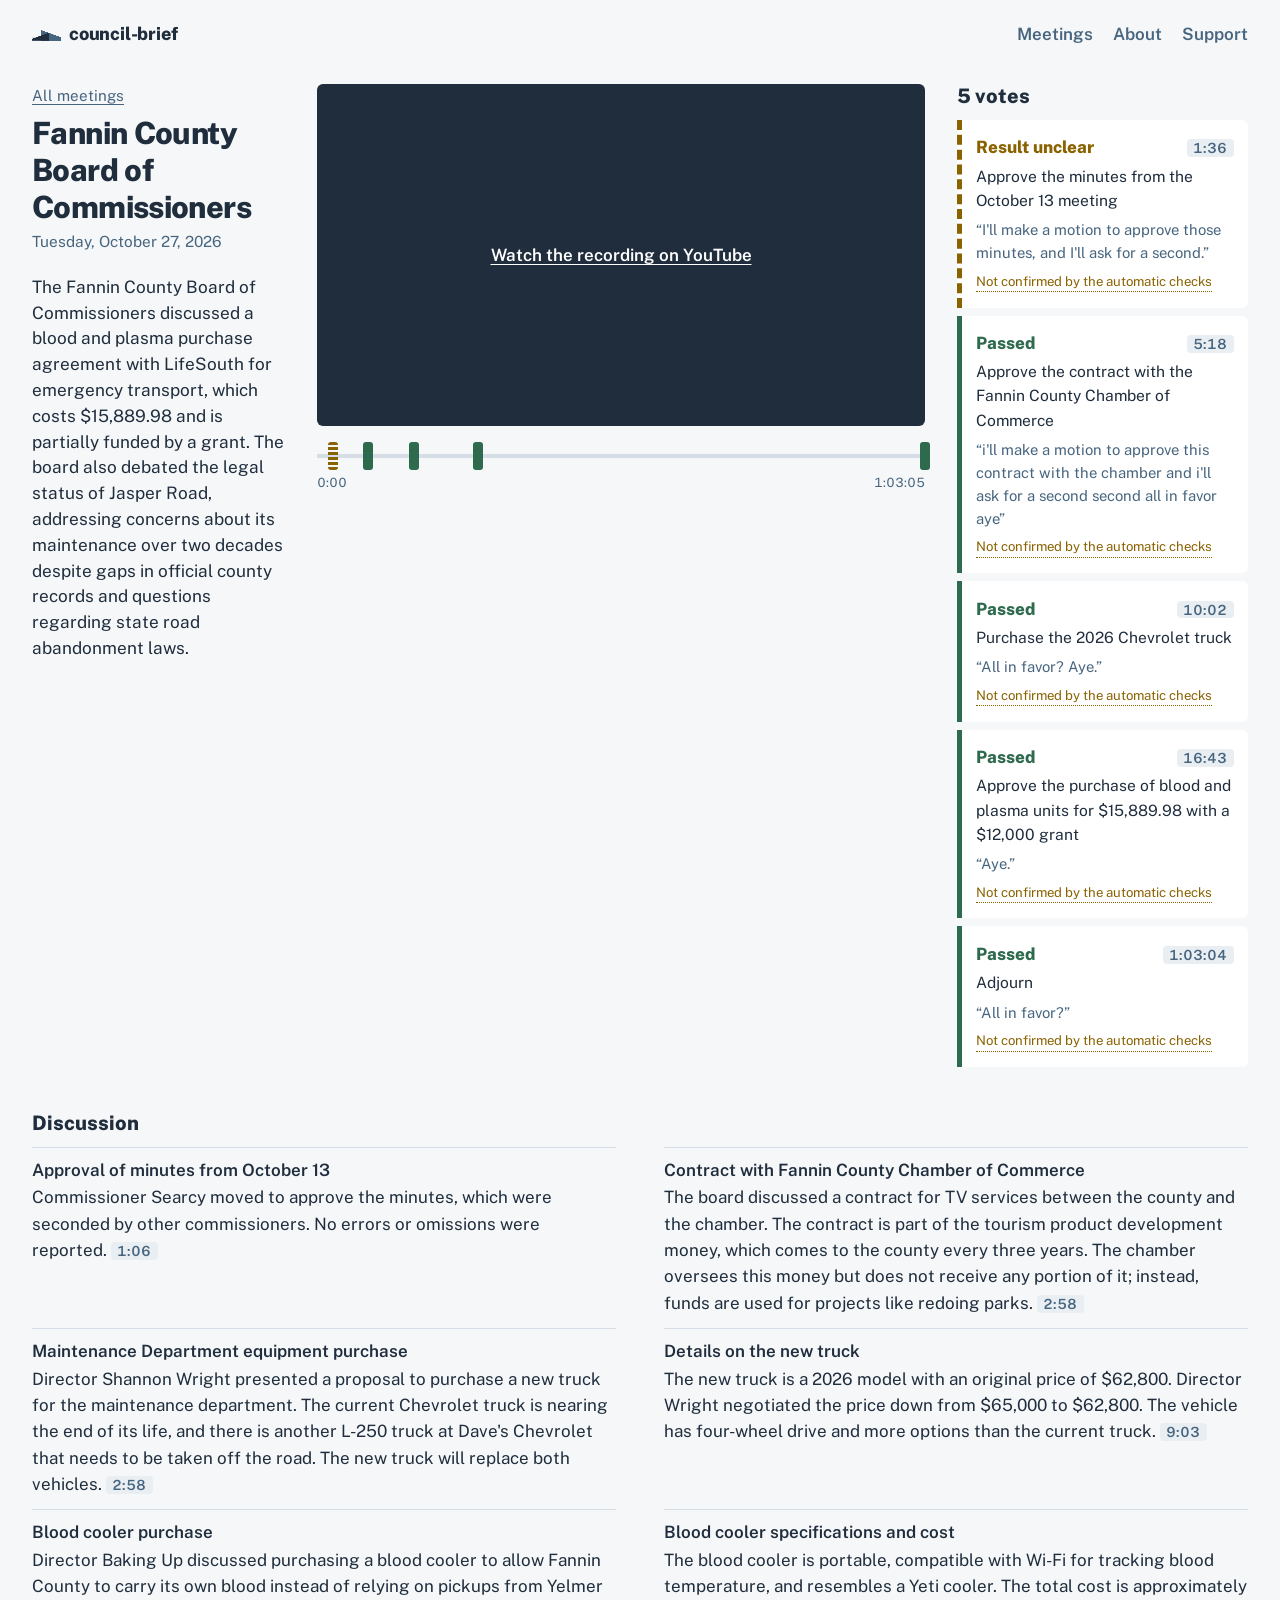
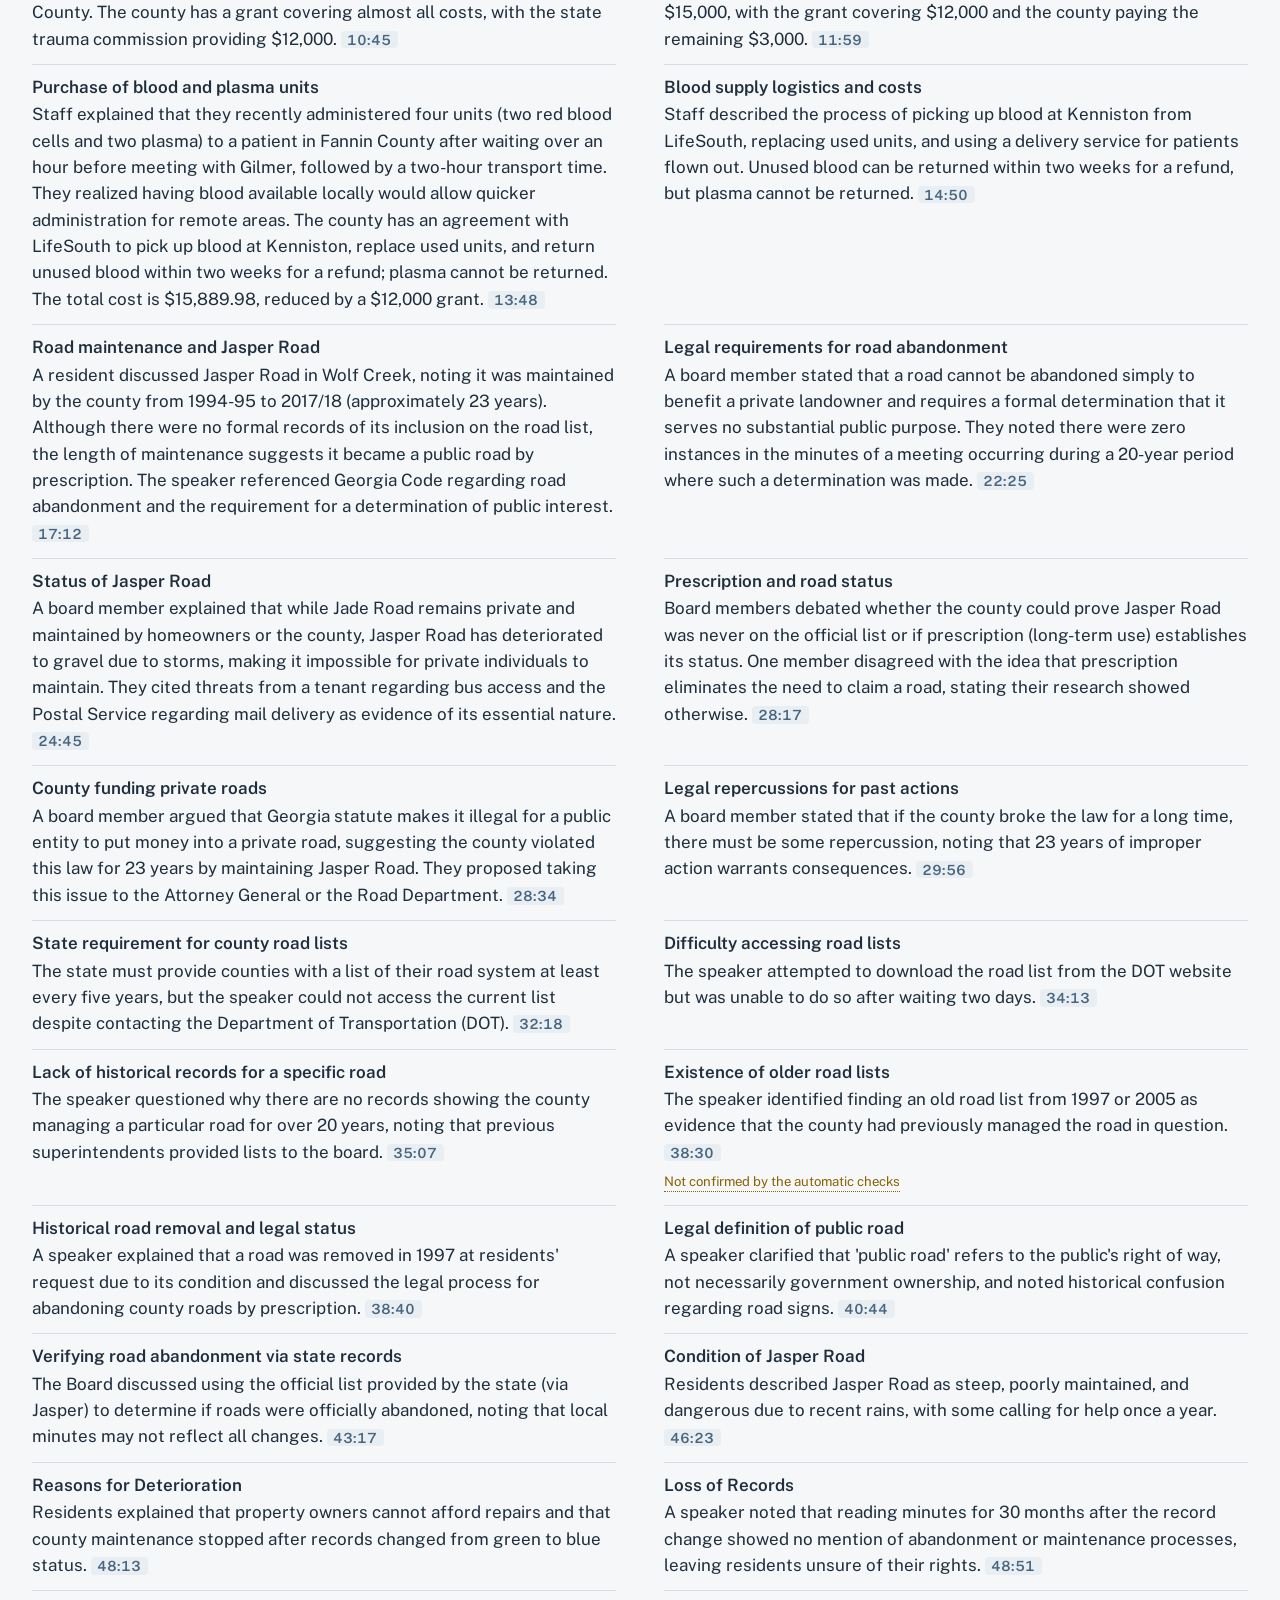
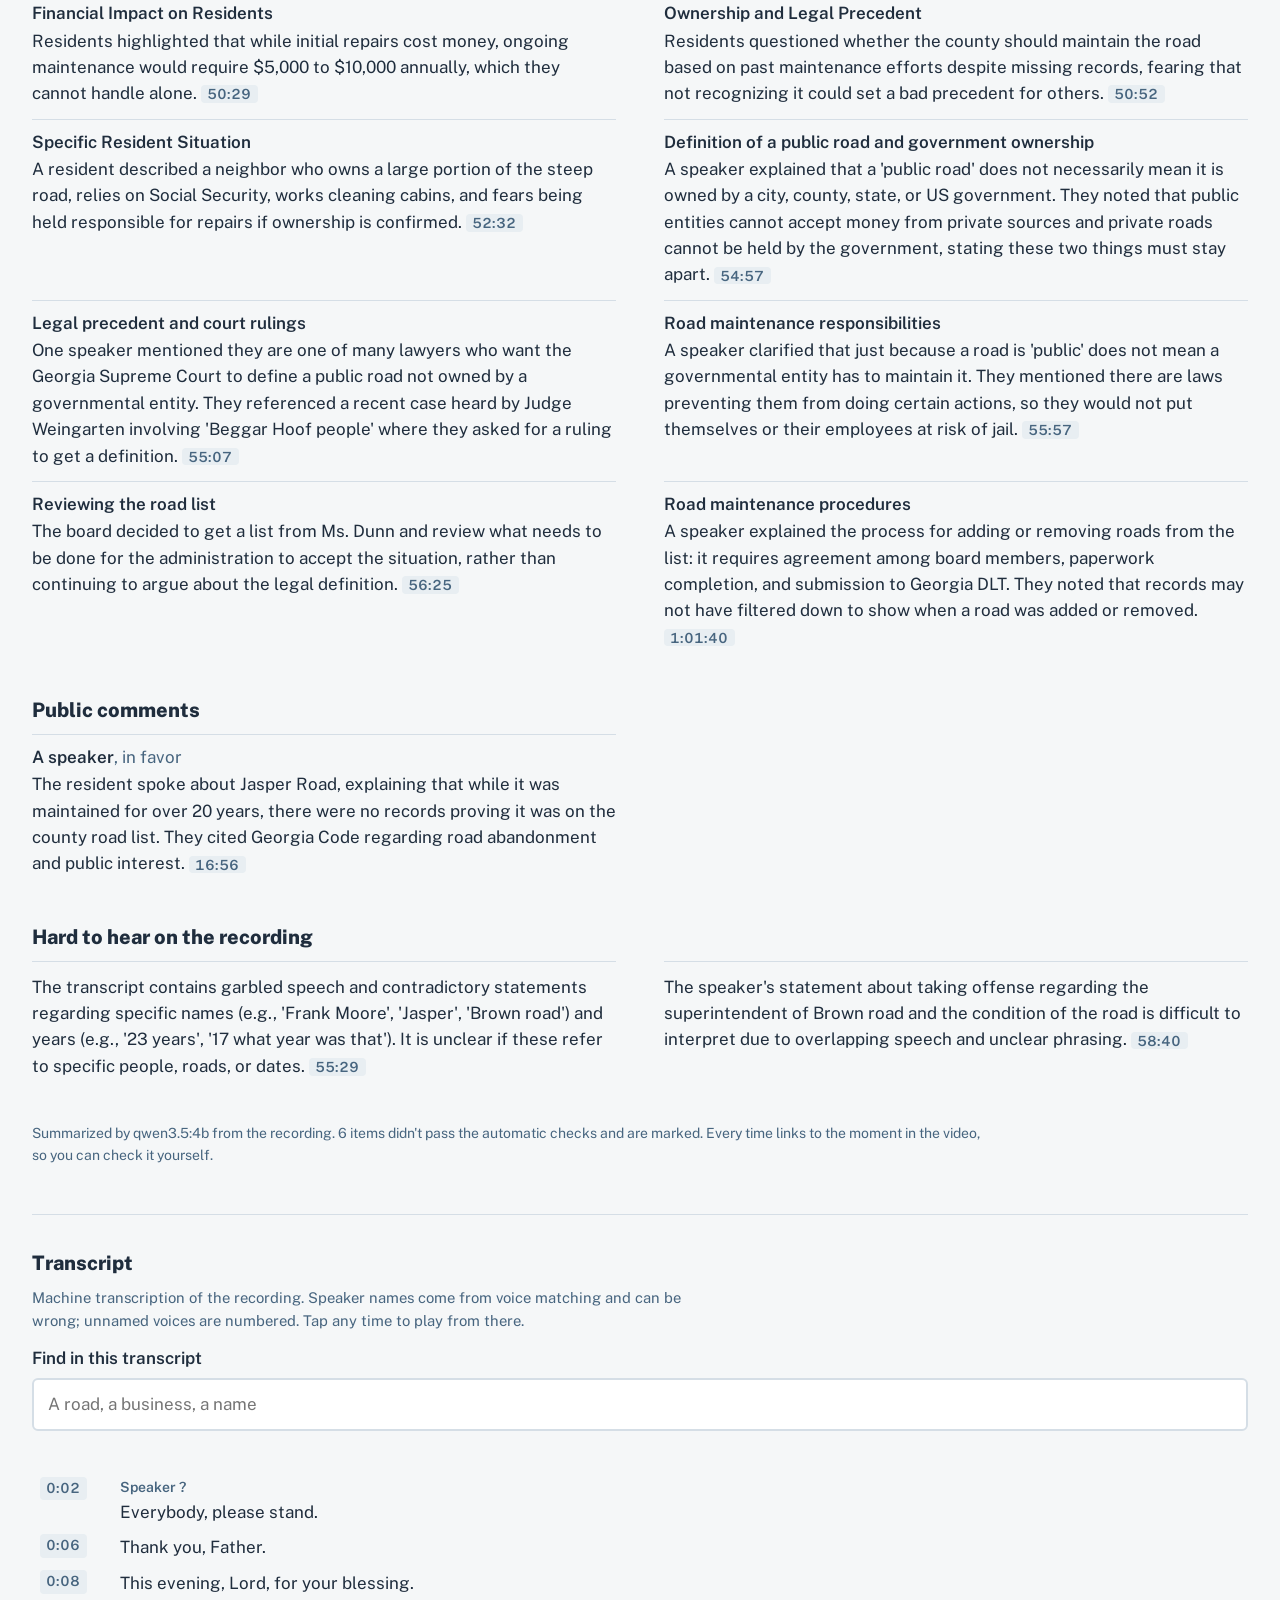
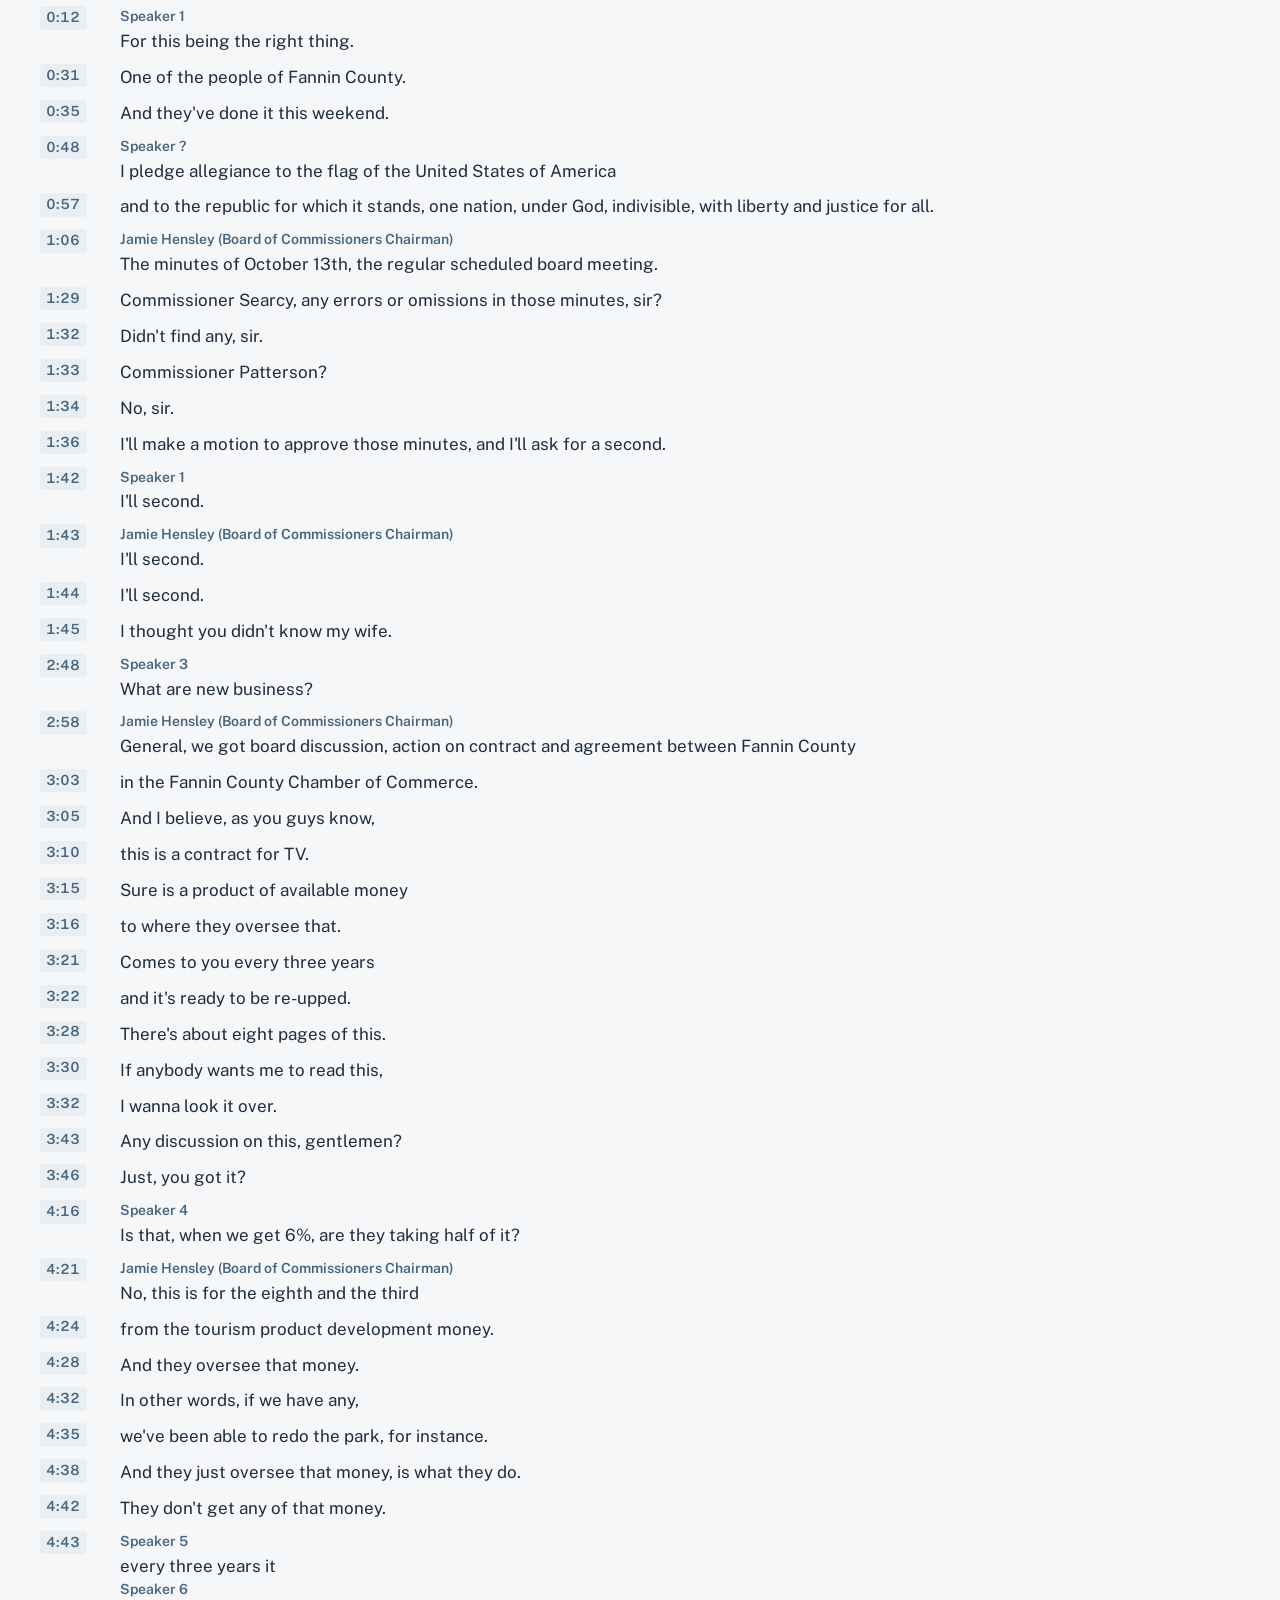
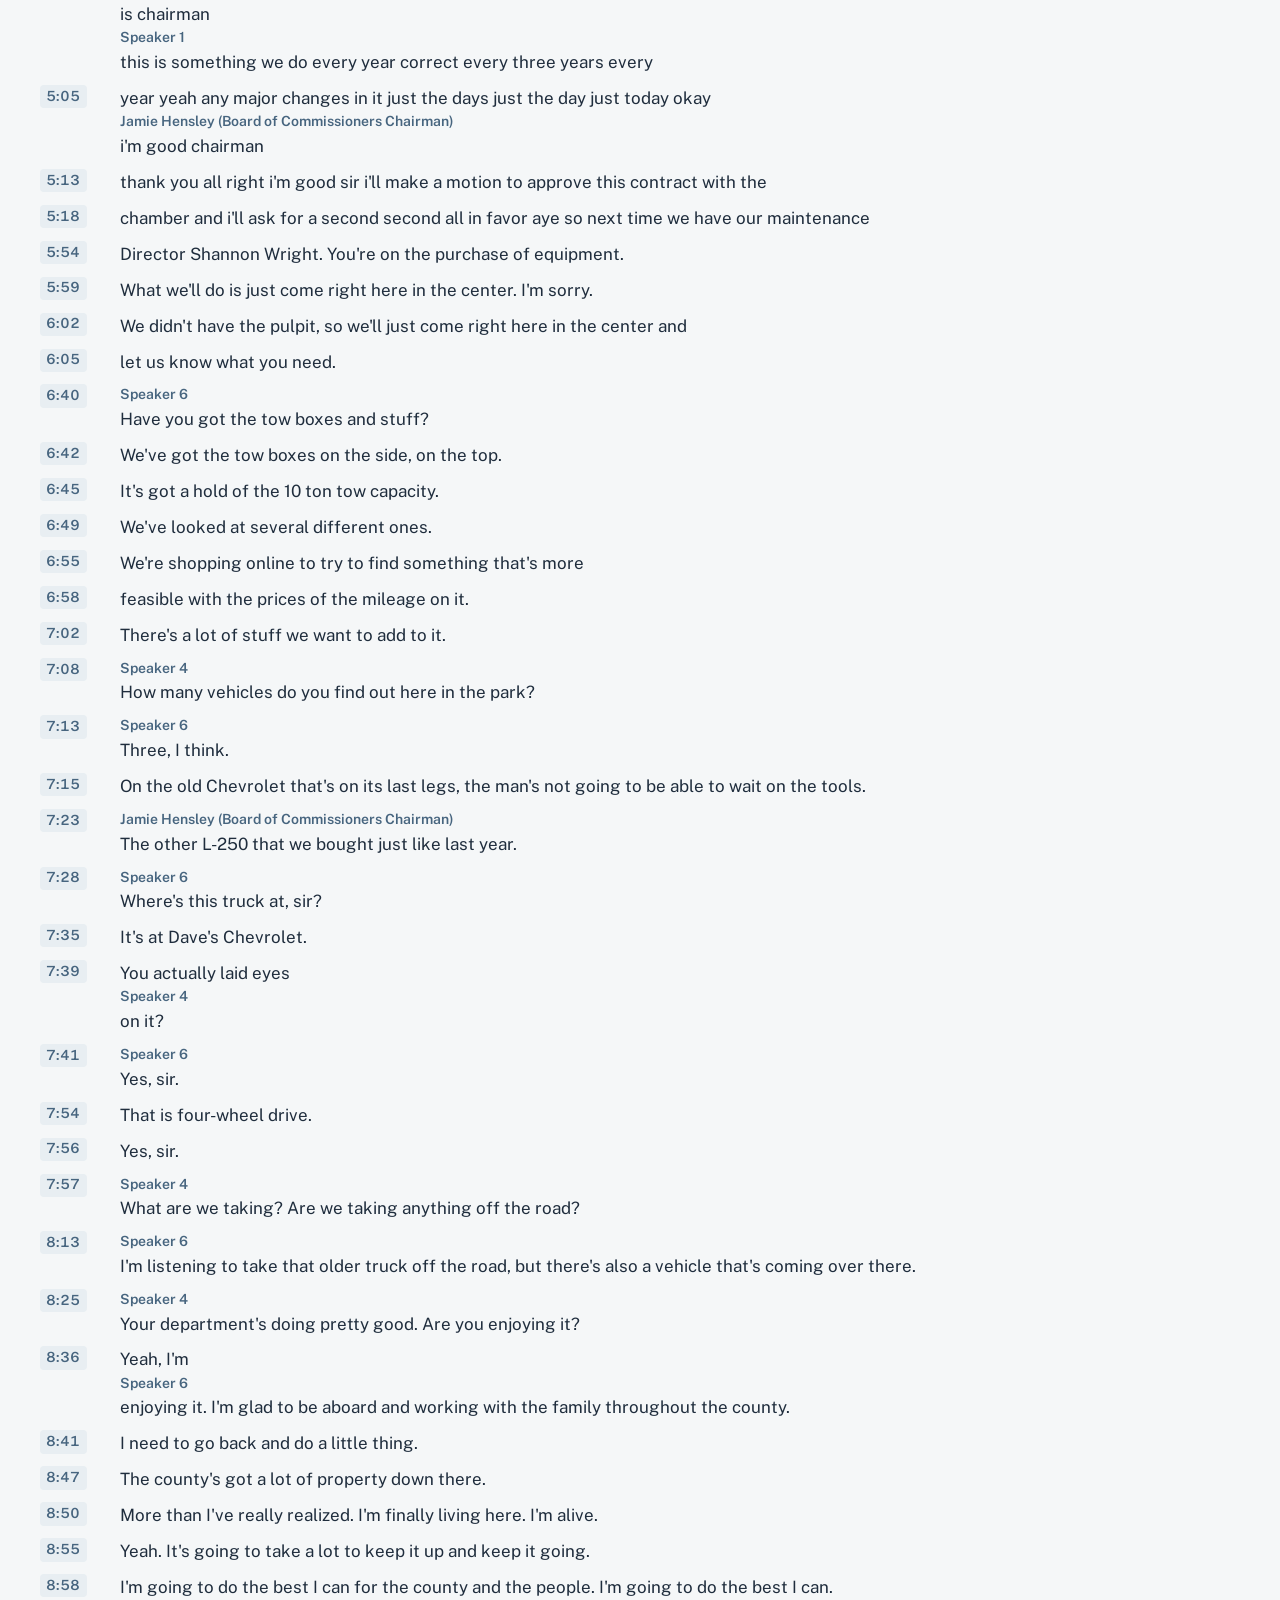
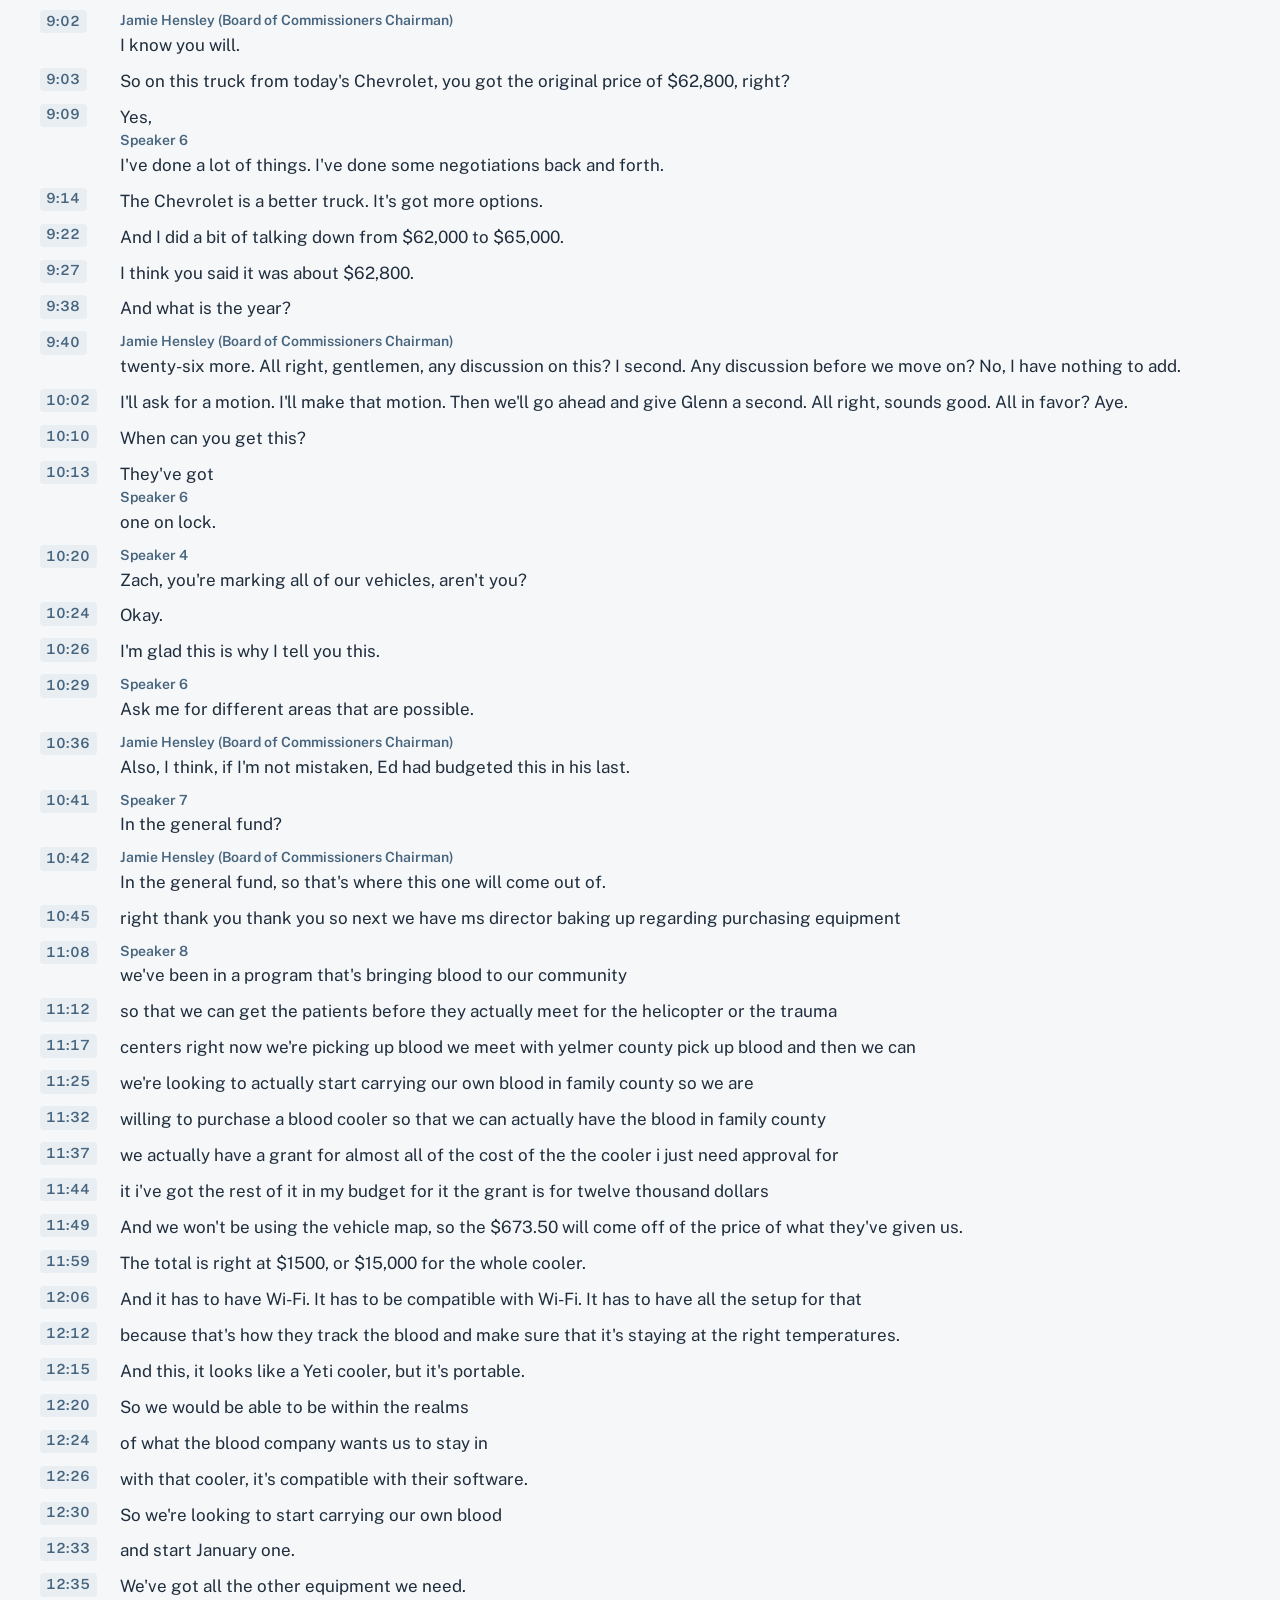
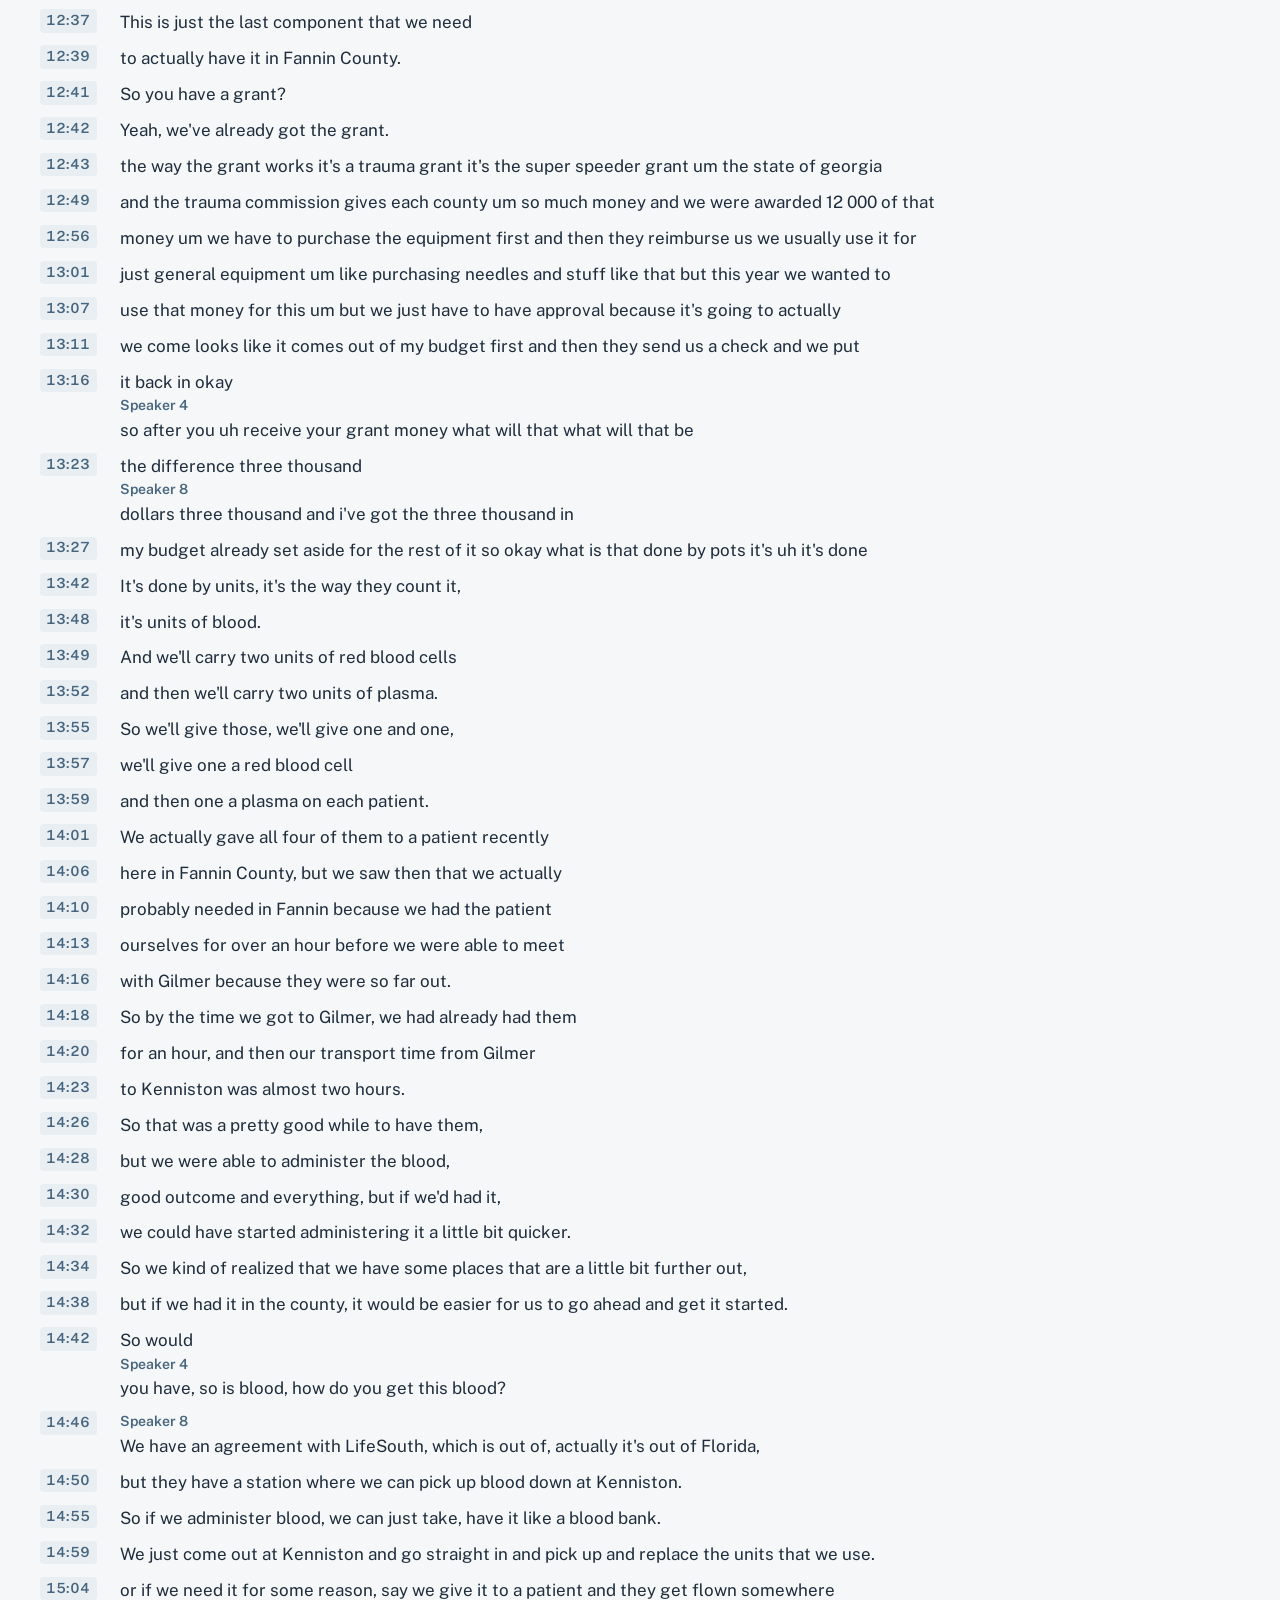
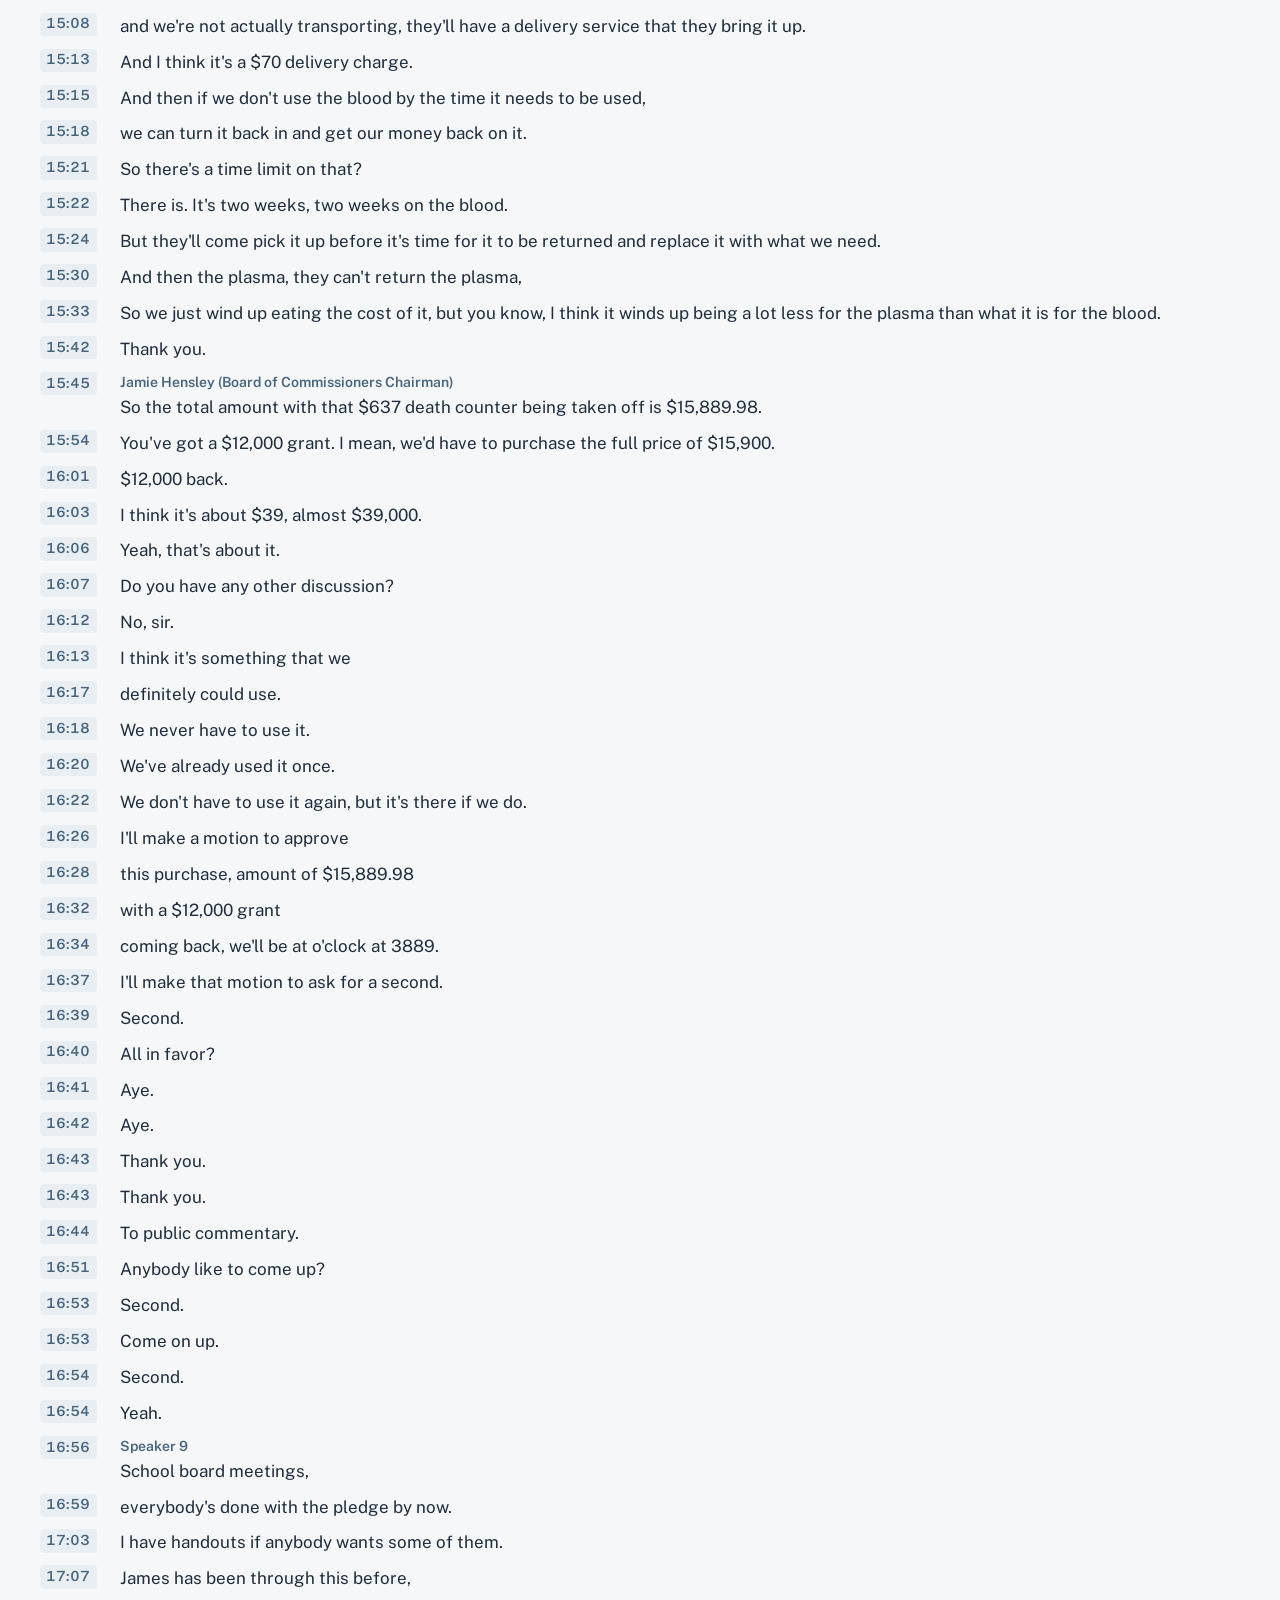
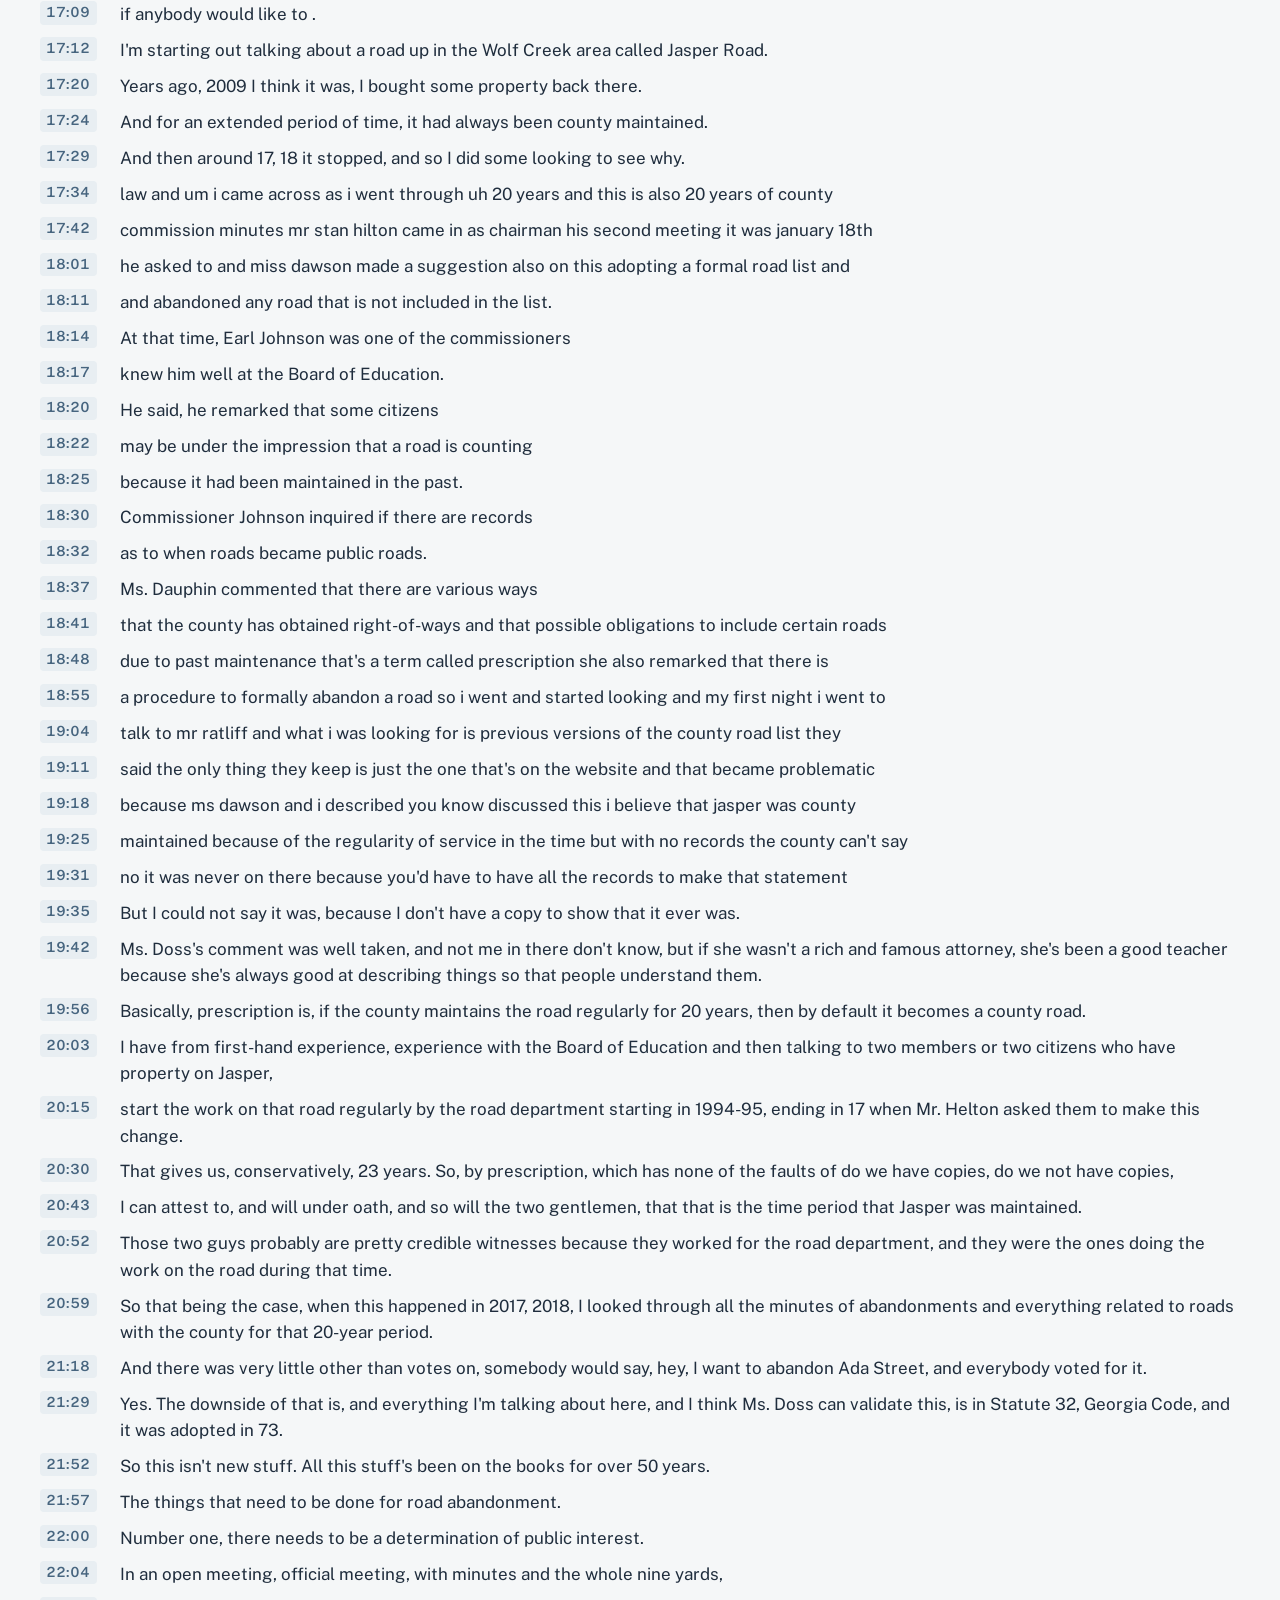
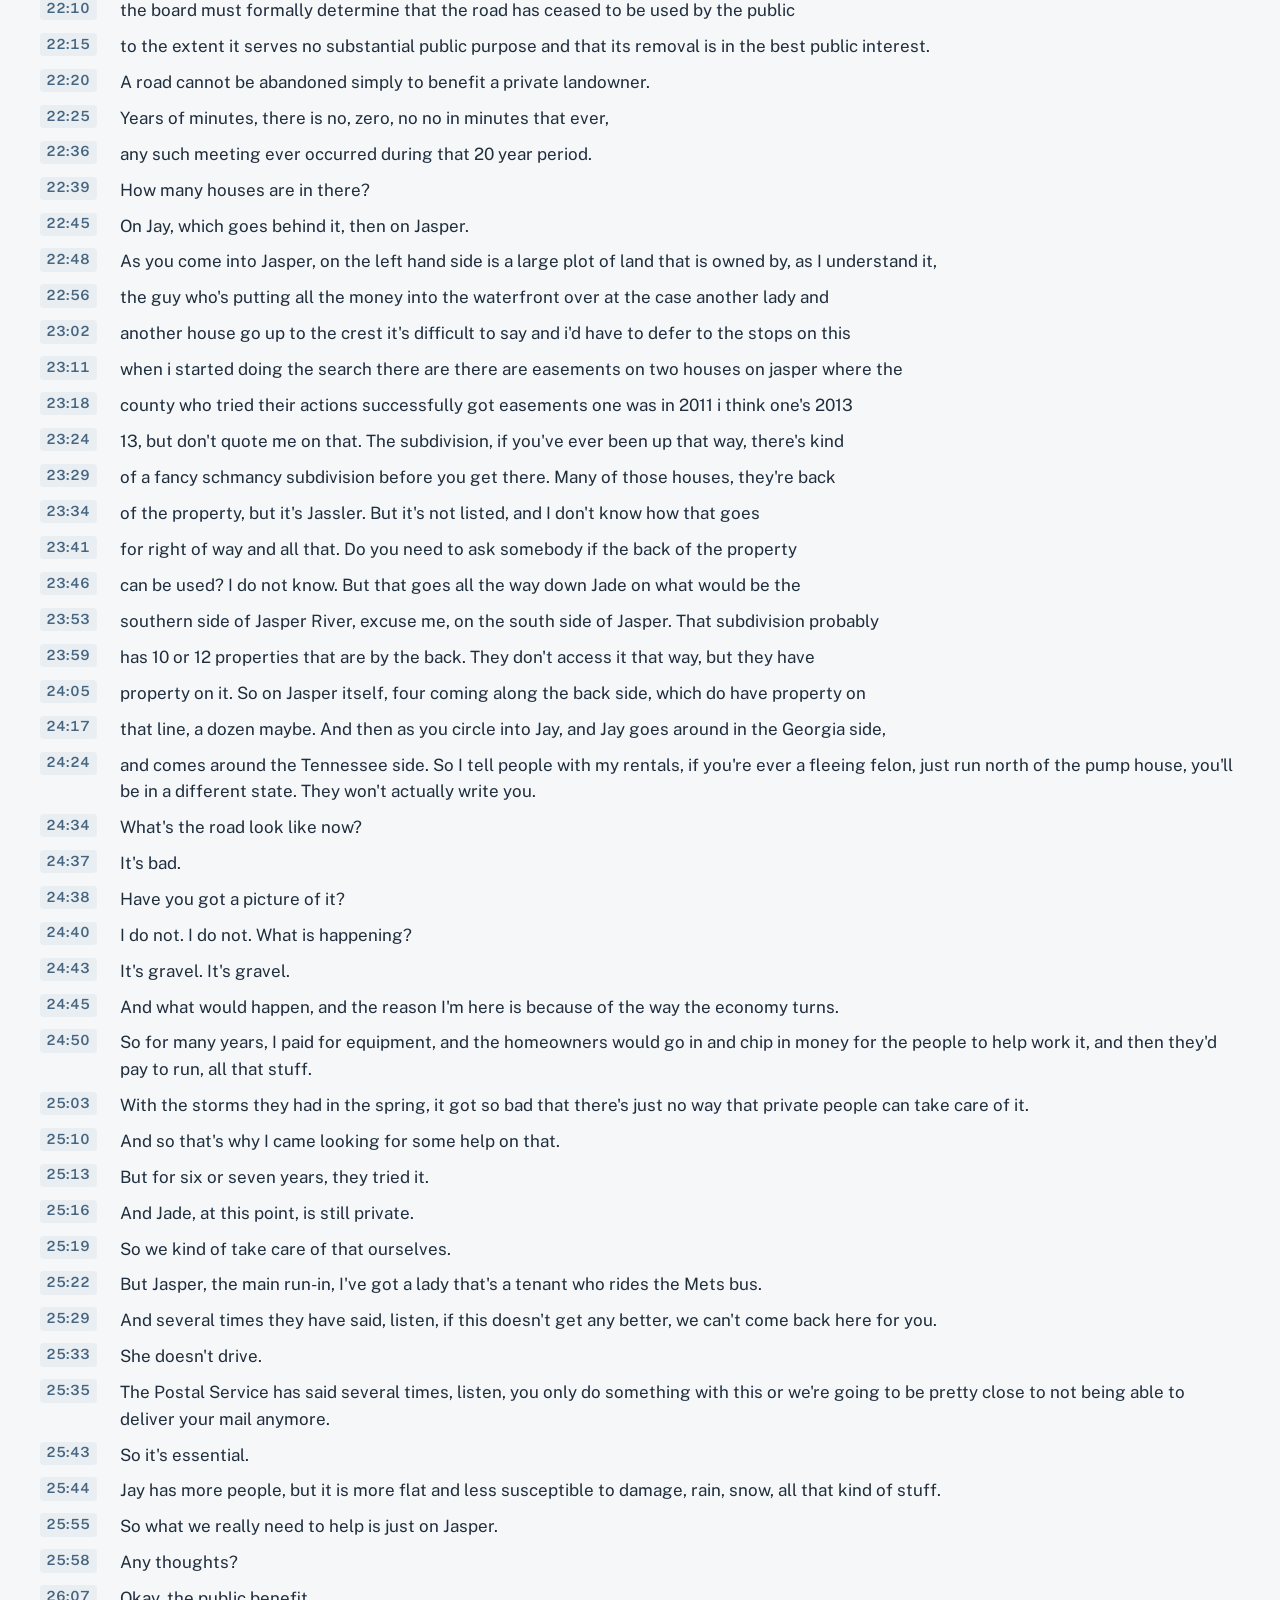
<file: docs/m/Rz-x_ASxPIE.html>
<!doctype html>
<html lang="en">
<head>
<meta charset="utf-8">
<meta name="viewport" content="width=device-width, initial-scale=1">
<title>Fannin County Board of Commissioners, October 27, 2026</title>
<meta name="description" content="The Fannin County Board of Commissioners discussed a blood and plasma purchase agreement with LifeSouth for emergency transport, which costs $15,889.98 and is partially funded by a grant. The board…">
<link rel="canonical" href="https://sudo-update-bryguy.github.io/council-brief/m/Rz-x_ASxPIE.html">
<meta property="og:type" content="article">
<meta property="og:site_name" content="council-brief">
<meta property="og:title" content="Fannin County Board of Commissioners, October 27, 2026">
<meta property="og:description" content="The Fannin County Board of Commissioners discussed a blood and plasma purchase agreement with LifeSouth for emergency transport, which costs $15,889.98 and is partially funded by a grant. The board…">
<meta property="og:url" content="https://sudo-update-bryguy.github.io/council-brief/m/Rz-x_ASxPIE.html">
<meta property="og:image" content="https://sudo-update-bryguy.github.io/council-brief/assets/card.png">
<meta property="og:image:width" content="1200">
<meta property="og:image:height" content="630">
<meta property="og:image:alt" content="council-brief: what your local government decided, without sitting through the meeting.">
<meta name="twitter:card" content="summary_large_image">
<link rel="preconnect" href="https://fonts.googleapis.com">
<link rel="preconnect" href="https://fonts.gstatic.com" crossorigin>
<link rel="stylesheet" href="https://fonts.googleapis.com/css2?family=Public+Sans:ital,wght@0,400;0,600;0,800;1,400&display=swap">
<link rel="stylesheet" href="../assets/style.css">
<link rel="alternate" type="application/rss+xml" title="council-brief: new meetings" href="../feed.xml">
</head>
<body class="wide">
<a class="skip" href="#main">Skip to content</a>
<header class="site">
  <a class="mark" href="../index.html">council-brief</a>
  <nav aria-label="Site">
    <a href="../index.html">Meetings</a>
    <a href="../about.html">About</a>
    <a href="../support.html">Support</a>
  </nav>
</header>
<main id="main">
<article class="meeting" data-video="Rz-x_ASxPIE">
<div class="top">
<div class="heading">
  <p class="back"><a href="../index.html">All meetings</a></p>
  <h1>Fannin County Board of Commissioners<span class="date">Tuesday, October 27, 2026</span></h1>
</div>
<div class="watch">
  <div class="player"><div id="player" data-video="Rz-x_ASxPIE">
    <a class="poster" href="https://www.youtube.com/watch?v=Rz-x_ASxPIE">Watch the recording on YouTube</a>
  </div></div>
  <div class="strip" role="group" aria-label="Timeline of the 1:03:05 recording with 5 votes marked"><div class="strip-bar"><a class="vmark unclear" style="left:2.54%" href="https://www.youtube.com/watch?v=Rz-x_ASxPIE&amp;t=96s" data-t="96" title="1:36: Result unclear, Approve the minutes from the October 13 meeting" aria-label="1:36: Result unclear, Approve the minutes from the October 13 meeting"></a><a class="vmark passed" style="left:8.40%" href="https://www.youtube.com/watch?v=Rz-x_ASxPIE&amp;t=318s" data-t="318" title="5:18: Passed, Approve the contract with the Fannin County Chamber of Commerce" aria-label="5:18: Passed, Approve the contract with the Fannin County Chamber of Commerce"></a><a class="vmark passed" style="left:15.90%" href="https://www.youtube.com/watch?v=Rz-x_ASxPIE&amp;t=602s" data-t="602" title="10:02: Passed, Purchase the 2026 Chevrolet truck" aria-label="10:02: Passed, Purchase the 2026 Chevrolet truck"></a><a class="vmark passed" style="left:26.50%" href="https://www.youtube.com/watch?v=Rz-x_ASxPIE&amp;t=1003s" data-t="1003" title="16:43: Passed, Approve the purchase of blood and plasma units for $15,889.98 with a $12,000 grant" aria-label="16:43: Passed, Approve the purchase of blood and plasma units for $15,889.98 with a $12,000 grant"></a><a class="vmark passed" style="left:99.96%" href="https://www.youtube.com/watch?v=Rz-x_ASxPIE&amp;t=3784s" data-t="3784" title="1:03:04: Passed, Adjourn" aria-label="1:03:04: Passed, Adjourn"></a></div><div class="strip-ends"><span>0:00</span><span>1:03:05</span></div></div>
  
</div>
<section class="lede-block">
  <h2 class="visually-hidden">Summary</h2>
  <p class="lede">The Fannin County Board of Commissioners discussed a blood and plasma purchase agreement with LifeSouth for emergency transport, which costs $15,889.98 and is partially funded by a grant. The board also debated the legal status of Jasper Road, addressing concerns about its maintenance over two decades despite gaps in official county records and questions regarding state road abandonment laws.</p>
</section>
<section class="votes">
  <h2>5 votes</h2>
  <ol class="decisions"><li class="decision unclear">
  <div class="outcome">Result unclear</div>
  <div class="motion"><p>Approve the minutes from the October 13 meeting</p><blockquote>“I&#x27;ll make a motion to approve those minutes, and I&#x27;ll ask for a second.”</blockquote><span class="check" title="&#x27;unanimous&#x27; was never said; removed; no vote result was said near this line; &#x27;passed&#x27; changed to &#x27;unclear&#x27;">Not confirmed by the automatic checks</span></div>
  <div class="when"><a class="ts" href="https://www.youtube.com/watch?v=Rz-x_ASxPIE&amp;t=96s" data-t="96" aria-label="Play from 1:36">1:36</a></div>
</li><li class="decision passed">
  <div class="outcome">Passed</div>
  <div class="motion"><p>Approve the contract with the Fannin County Chamber of Commerce</p><blockquote>“i&#x27;ll make a motion to approve this contract with the chamber and i&#x27;ll ask for a second second all in favor aye”</blockquote><span class="check" title="&#x27;unanimous&#x27; was never said; removed">Not confirmed by the automatic checks</span></div>
  <div class="when"><a class="ts" href="https://www.youtube.com/watch?v=Rz-x_ASxPIE&amp;t=318s" data-t="318" aria-label="Play from 5:18">5:18</a></div>
</li><li class="decision passed">
  <div class="outcome">Passed</div>
  <div class="motion"><p>Purchase the 2026 Chevrolet truck</p><blockquote>“All in favor? Aye.”</blockquote><span class="check" title="&#x27;unanimous&#x27; was never said; removed">Not confirmed by the automatic checks</span></div>
  <div class="when"><a class="ts" href="https://www.youtube.com/watch?v=Rz-x_ASxPIE&amp;t=602s" data-t="602" aria-label="Play from 10:02">10:02</a></div>
</li><li class="decision passed">
  <div class="outcome">Passed</div>
  <div class="motion"><p>Approve the purchase of blood and plasma units for $15,889.98 with a $12,000 grant</p><blockquote>“Aye.”</blockquote><span class="check" title="quote appears 2 times nearby; the exact moment may be off; &#x27;unanimous&#x27; was never said; removed">Not confirmed by the automatic checks</span></div>
  <div class="when"><a class="ts" href="https://www.youtube.com/watch?v=Rz-x_ASxPIE&amp;t=1003s" data-t="1003" aria-label="Play from 16:43">16:43</a></div>
</li><li class="decision passed">
  <div class="outcome">Passed</div>
  <div class="motion"><p>Adjourn</p><blockquote>“All in favor?”</blockquote><span class="check" title="&#x27;unanimous&#x27; was never said; removed">Not confirmed by the automatic checks</span></div>
  <div class="when"><a class="ts" href="https://www.youtube.com/watch?v=Rz-x_ASxPIE&amp;t=3784s" data-t="3784" aria-label="Play from 1:03:04">1:03:04</a></div>
</li></ol>
</section>
</div>
<div class="details">
<section><h2>Discussion</h2><ul class="items"><li><h3>Approval of minutes from October 13</h3><p>Commissioner Searcy moved to approve the minutes, which were seconded by other commissioners. No errors or omissions were reported. <a class="ts" href="https://www.youtube.com/watch?v=Rz-x_ASxPIE&amp;t=66s" data-t="66" aria-label="Play from 1:06">1:06</a></p></li><li><h3>Contract with Fannin County Chamber of Commerce</h3><p>The board discussed a contract for TV services between the county and the chamber. The contract is part of the tourism product development money, which comes to the county every three years. The chamber oversees this money but does not receive any portion of it; instead, funds are used for projects like redoing parks. <a class="ts" href="https://www.youtube.com/watch?v=Rz-x_ASxPIE&amp;t=178s" data-t="178" aria-label="Play from 2:58">2:58</a></p></li><li><h3>Maintenance Department equipment purchase</h3><p>Director Shannon Wright presented a proposal to purchase a new truck for the maintenance department. The current Chevrolet truck is nearing the end of its life, and there is another L-250 truck at Dave&#x27;s Chevrolet that needs to be taken off the road. The new truck will replace both vehicles. <a class="ts" href="https://www.youtube.com/watch?v=Rz-x_ASxPIE&amp;t=178s" data-t="178" aria-label="Play from 2:58">2:58</a></p></li><li><h3>Details on the new truck</h3><p>The new truck is a 2026 model with an original price of $62,800. Director Wright negotiated the price down from $65,000 to $62,800. The vehicle has four-wheel drive and more options than the current truck. <a class="ts" href="https://www.youtube.com/watch?v=Rz-x_ASxPIE&amp;t=543s" data-t="543" aria-label="Play from 9:03">9:03</a></p></li><li><h3>Blood cooler purchase</h3><p>Director Baking Up discussed purchasing a blood cooler to allow Fannin County to carry its own blood instead of relying on pickups from Yelmer County. The county has a grant covering almost all costs, with the state trauma commission providing $12,000. <a class="ts" href="https://www.youtube.com/watch?v=Rz-x_ASxPIE&amp;t=645s" data-t="645" aria-label="Play from 10:45">10:45</a></p></li><li><h3>Blood cooler specifications and cost</h3><p>The blood cooler is portable, compatible with Wi-Fi for tracking blood temperature, and resembles a Yeti cooler. The total cost is approximately $15,000, with the grant covering $12,000 and the county paying the remaining $3,000. <a class="ts" href="https://www.youtube.com/watch?v=Rz-x_ASxPIE&amp;t=719s" data-t="719" aria-label="Play from 11:59">11:59</a></p></li><li><h3>Purchase of blood and plasma units</h3><p>Staff explained that they recently administered four units (two red blood cells and two plasma) to a patient in Fannin County after waiting over an hour before meeting with Gilmer, followed by a two-hour transport time. They realized having blood available locally would allow quicker administration for remote areas. The county has an agreement with LifeSouth to pick up blood at Kenniston, replace used units, and return unused blood within two weeks for a refund; plasma cannot be returned. The total cost is $15,889.98, reduced by a $12,000 grant. <a class="ts" href="https://www.youtube.com/watch?v=Rz-x_ASxPIE&amp;t=828s" data-t="828" aria-label="Play from 13:48">13:48</a></p></li><li><h3>Blood supply logistics and costs</h3><p>Staff described the process of picking up blood at Kenniston from LifeSouth, replacing used units, and using a delivery service for patients flown out. Unused blood can be returned within two weeks for a refund, but plasma cannot be returned. <a class="ts" href="https://www.youtube.com/watch?v=Rz-x_ASxPIE&amp;t=890s" data-t="890" aria-label="Play from 14:50">14:50</a></p></li><li><h3>Road maintenance and Jasper Road</h3><p>A resident discussed Jasper Road in Wolf Creek, noting it was maintained by the county from 1994-95 to 2017/18 (approximately 23 years). Although there were no formal records of its inclusion on the road list, the length of maintenance suggests it became a public road by prescription. The speaker referenced Georgia Code regarding road abandonment and the requirement for a determination of public interest. <a class="ts" href="https://www.youtube.com/watch?v=Rz-x_ASxPIE&amp;t=1032s" data-t="1032" aria-label="Play from 17:12">17:12</a></p></li><li><h3>Legal requirements for road abandonment</h3><p>A board member stated that a road cannot be abandoned simply to benefit a private landowner and requires a formal determination that it serves no substantial public purpose. They noted there were zero instances in the minutes of a meeting occurring during a 20-year period where such a determination was made. <a class="ts" href="https://www.youtube.com/watch?v=Rz-x_ASxPIE&amp;t=1345s" data-t="1345" aria-label="Play from 22:25">22:25</a></p></li><li><h3>Status of Jasper Road</h3><p>A board member explained that while Jade Road remains private and maintained by homeowners or the county, Jasper Road has deteriorated to gravel due to storms, making it impossible for private individuals to maintain. They cited threats from a tenant regarding bus access and the Postal Service regarding mail delivery as evidence of its essential nature. <a class="ts" href="https://www.youtube.com/watch?v=Rz-x_ASxPIE&amp;t=1485s" data-t="1485" aria-label="Play from 24:45">24:45</a></p></li><li><h3>Prescription and road status</h3><p>Board members debated whether the county could prove Jasper Road was never on the official list or if prescription (long-term use) establishes its status. One member disagreed with the idea that prescription eliminates the need to claim a road, stating their research showed otherwise. <a class="ts" href="https://www.youtube.com/watch?v=Rz-x_ASxPIE&amp;t=1697s" data-t="1697" aria-label="Play from 28:17">28:17</a></p></li><li><h3>County funding private roads</h3><p>A board member argued that Georgia statute makes it illegal for a public entity to put money into a private road, suggesting the county violated this law for 23 years by maintaining Jasper Road. They proposed taking this issue to the Attorney General or the Road Department. <a class="ts" href="https://www.youtube.com/watch?v=Rz-x_ASxPIE&amp;t=1714s" data-t="1714" aria-label="Play from 28:34">28:34</a></p></li><li><h3>Legal repercussions for past actions</h3><p>A board member stated that if the county broke the law for a long time, there must be some repercussion, noting that 23 years of improper action warrants consequences. <a class="ts" href="https://www.youtube.com/watch?v=Rz-x_ASxPIE&amp;t=1796s" data-t="1796" aria-label="Play from 29:56">29:56</a></p></li><li><h3>State requirement for county road lists</h3><p>The state must provide counties with a list of their road system at least every five years, but the speaker could not access the current list despite contacting the Department of Transportation (DOT). <a class="ts" href="https://www.youtube.com/watch?v=Rz-x_ASxPIE&amp;t=1938s" data-t="1938" aria-label="Play from 32:18">32:18</a></p></li><li><h3>Difficulty accessing road lists</h3><p>The speaker attempted to download the road list from the DOT website but was unable to do so after waiting two days. <a class="ts" href="https://www.youtube.com/watch?v=Rz-x_ASxPIE&amp;t=2053s" data-t="2053" aria-label="Play from 34:13">34:13</a></p></li><li><h3>Lack of historical records for a specific road</h3><p>The speaker questioned why there are no records showing the county managing a particular road for over 20 years, noting that previous superintendents provided lists to the board. <a class="ts" href="https://www.youtube.com/watch?v=Rz-x_ASxPIE&amp;t=2107s" data-t="2107" aria-label="Play from 35:07">35:07</a></p></li><li><h3>Existence of older road lists</h3><p>The speaker identified finding an old road list from 1997 or 2005 as evidence that the county had previously managed the road in question. <a class="ts" href="https://www.youtube.com/watch?v=Rz-x_ASxPIE&amp;t=2310s" data-t="2310" aria-label="Play from 38:30">38:30</a></p><span class="check" title="quote appears 2 times nearby; the exact moment may be off">Not confirmed by the automatic checks</span></li><li><h3>Historical road removal and legal status</h3><p>A speaker explained that a road was removed in 1997 at residents&#x27; request due to its condition and discussed the legal process for abandoning county roads by prescription. <a class="ts" href="https://www.youtube.com/watch?v=Rz-x_ASxPIE&amp;t=2320s" data-t="2320" aria-label="Play from 38:40">38:40</a></p></li><li><h3>Legal definition of public road</h3><p>A speaker clarified that &#x27;public road&#x27; refers to the public&#x27;s right of way, not necessarily government ownership, and noted historical confusion regarding road signs. <a class="ts" href="https://www.youtube.com/watch?v=Rz-x_ASxPIE&amp;t=2444s" data-t="2444" aria-label="Play from 40:44">40:44</a></p></li><li><h3>Verifying road abandonment via state records</h3><p>The Board discussed using the official list provided by the state (via Jasper) to determine if roads were officially abandoned, noting that local minutes may not reflect all changes. <a class="ts" href="https://www.youtube.com/watch?v=Rz-x_ASxPIE&amp;t=2597s" data-t="2597" aria-label="Play from 43:17">43:17</a></p></li><li><h3>Condition of Jasper Road</h3><p>Residents described Jasper Road as steep, poorly maintained, and dangerous due to recent rains, with some calling for help once a year. <a class="ts" href="https://www.youtube.com/watch?v=Rz-x_ASxPIE&amp;t=2783s" data-t="2783" aria-label="Play from 46:23">46:23</a></p></li><li><h3>Reasons for Deterioration</h3><p>Residents explained that property owners cannot afford repairs and that county maintenance stopped after records changed from green to blue status. <a class="ts" href="https://www.youtube.com/watch?v=Rz-x_ASxPIE&amp;t=2893s" data-t="2893" aria-label="Play from 48:13">48:13</a></p></li><li><h3>Loss of Records</h3><p>A speaker noted that reading minutes for 30 months after the record change showed no mention of abandonment or maintenance processes, leaving residents unsure of their rights. <a class="ts" href="https://www.youtube.com/watch?v=Rz-x_ASxPIE&amp;t=2931s" data-t="2931" aria-label="Play from 48:51">48:51</a></p></li><li><h3>Financial Impact on Residents</h3><p>Residents highlighted that while initial repairs cost money, ongoing maintenance would require $5,000 to $10,000 annually, which they cannot handle alone. <a class="ts" href="https://www.youtube.com/watch?v=Rz-x_ASxPIE&amp;t=3029s" data-t="3029" aria-label="Play from 50:29">50:29</a></p></li><li><h3>Ownership and Legal Precedent</h3><p>Residents questioned whether the county should maintain the road based on past maintenance efforts despite missing records, fearing that not recognizing it could set a bad precedent for others. <a class="ts" href="https://www.youtube.com/watch?v=Rz-x_ASxPIE&amp;t=3052s" data-t="3052" aria-label="Play from 50:52">50:52</a></p></li><li><h3>Specific Resident Situation</h3><p>A resident described a neighbor who owns a large portion of the steep road, relies on Social Security, works cleaning cabins, and fears being held responsible for repairs if ownership is confirmed. <a class="ts" href="https://www.youtube.com/watch?v=Rz-x_ASxPIE&amp;t=3152s" data-t="3152" aria-label="Play from 52:32">52:32</a></p></li><li><h3>Definition of a public road and government ownership</h3><p>A speaker explained that a &#x27;public road&#x27; does not necessarily mean it is owned by a city, county, state, or US government. They noted that public entities cannot accept money from private sources and private roads cannot be held by the government, stating these two things must stay apart. <a class="ts" href="https://www.youtube.com/watch?v=Rz-x_ASxPIE&amp;t=3297s" data-t="3297" aria-label="Play from 54:57">54:57</a></p></li><li><h3>Legal precedent and court rulings</h3><p>One speaker mentioned they are one of many lawyers who want the Georgia Supreme Court to define a public road not owned by a governmental entity. They referenced a recent case heard by Judge Weingarten involving &#x27;Beggar Hoof people&#x27; where they asked for a ruling to get a definition. <a class="ts" href="https://www.youtube.com/watch?v=Rz-x_ASxPIE&amp;t=3307s" data-t="3307" aria-label="Play from 55:07">55:07</a></p></li><li><h3>Road maintenance responsibilities</h3><p>A speaker clarified that just because a road is &#x27;public&#x27; does not mean a governmental entity has to maintain it. They mentioned there are laws preventing them from doing certain actions, so they would not put themselves or their employees at risk of jail. <a class="ts" href="https://www.youtube.com/watch?v=Rz-x_ASxPIE&amp;t=3357s" data-t="3357" aria-label="Play from 55:57">55:57</a></p></li><li><h3>Reviewing the road list</h3><p>The board decided to get a list from Ms. Dunn and review what needs to be done for the administration to accept the situation, rather than continuing to argue about the legal definition. <a class="ts" href="https://www.youtube.com/watch?v=Rz-x_ASxPIE&amp;t=3385s" data-t="3385" aria-label="Play from 56:25">56:25</a></p></li><li><h3>Road maintenance procedures</h3><p>A speaker explained the process for adding or removing roads from the list: it requires agreement among board members, paperwork completion, and submission to Georgia DLT. They noted that records may not have filtered down to show when a road was added or removed. <a class="ts" href="https://www.youtube.com/watch?v=Rz-x_ASxPIE&amp;t=3700s" data-t="3700" aria-label="Play from 1:01:40">1:01:40</a></p></li></ul></section>
<section><h2>Public comments</h2><ul class="items"><li><h3>A speaker<span class="pos">, in favor</span></h3><p>The resident spoke about Jasper Road, explaining that while it was maintained for over 20 years, there were no records proving it was on the county road list. They cited Georgia Code regarding road abandonment and public interest. <a class="ts" href="https://www.youtube.com/watch?v=Rz-x_ASxPIE&amp;t=1016s" data-t="1016" aria-label="Play from 16:56">16:56</a></p></li></ul></section>

<section><h2>Hard to hear on the recording</h2><ul class="items"><li><p>The transcript contains garbled speech and contradictory statements regarding specific names (e.g., &#x27;Frank Moore&#x27;, &#x27;Jasper&#x27;, &#x27;Brown road&#x27;) and years (e.g., &#x27;23 years&#x27;, &#x27;17 what year was that&#x27;). It is unclear if these refer to specific people, roads, or dates. <a class="ts" href="https://www.youtube.com/watch?v=Rz-x_ASxPIE&amp;t=3329s" data-t="3329" aria-label="Play from 55:29">55:29</a></p></li><li><p>The speaker&#x27;s statement about taking offense regarding the superintendent of Brown road and the condition of the road is difficult to interpret due to overlapping speech and unclear phrasing. <a class="ts" href="https://www.youtube.com/watch?v=Rz-x_ASxPIE&amp;t=3520s" data-t="3520" aria-label="Play from 58:40">58:40</a></p></li></ul></section>
<p class="provenance">Summarized by qwen3.5:4b from the recording.
6 items didn't pass the automatic checks and are marked.
Every time links to the moment in the video, so you can check it yourself.</p>
</div>
<section id="transcript">
<h2>Transcript</h2>
<p class="note">Machine transcription of the recording. Speaker names come from voice matching and can be wrong; unnamed voices are numbered. Tap any time to play from there.</p>
<label class="find" for="find">Find in this transcript</label>
<input id="find" type="search" autocomplete="off" placeholder="A road, a business, a name">
<p class="find-count" aria-live="polite"></p>
<div class="lines"><p id="t2" data-t="2"><a class="ts" href="https://www.youtube.com/watch?v=Rz-x_ASxPIE&amp;t=2s" data-t="2" aria-label="Play from 0:02">0:02</a> <span class="said"><span class="who">Speaker ?</span> Everybody, please stand.</span></p><p id="t6" data-t="6"><a class="ts" href="https://www.youtube.com/watch?v=Rz-x_ASxPIE&amp;t=6s" data-t="6" aria-label="Play from 0:06">0:06</a> <span class="said">Thank you, Father.</span></p><p id="t8" data-t="8"><a class="ts" href="https://www.youtube.com/watch?v=Rz-x_ASxPIE&amp;t=8s" data-t="8" aria-label="Play from 0:08">0:08</a> <span class="said">This evening, Lord, for your blessing.</span></p><p id="t12" data-t="12"><a class="ts" href="https://www.youtube.com/watch?v=Rz-x_ASxPIE&amp;t=12s" data-t="12" aria-label="Play from 0:12">0:12</a> <span class="said"><span class="who">Speaker 1</span> For this being the right thing.</span></p><p id="t31" data-t="31"><a class="ts" href="https://www.youtube.com/watch?v=Rz-x_ASxPIE&amp;t=31s" data-t="31" aria-label="Play from 0:31">0:31</a> <span class="said">One of the people of Fannin County.</span></p><p id="t35" data-t="35"><a class="ts" href="https://www.youtube.com/watch?v=Rz-x_ASxPIE&amp;t=35s" data-t="35" aria-label="Play from 0:35">0:35</a> <span class="said">And they&#x27;ve done it this weekend.</span></p><p id="t48" data-t="48"><a class="ts" href="https://www.youtube.com/watch?v=Rz-x_ASxPIE&amp;t=48s" data-t="48" aria-label="Play from 0:48">0:48</a> <span class="said"><span class="who">Speaker ?</span> I pledge allegiance to the flag of the United States of America</span></p><p id="t57" data-t="57"><a class="ts" href="https://www.youtube.com/watch?v=Rz-x_ASxPIE&amp;t=57s" data-t="57" aria-label="Play from 0:57">0:57</a> <span class="said">and to the republic for which it stands, one nation, under God, indivisible, with liberty and justice for all.</span></p><p id="t66" data-t="66"><a class="ts" href="https://www.youtube.com/watch?v=Rz-x_ASxPIE&amp;t=66s" data-t="66" aria-label="Play from 1:06">1:06</a> <span class="said"><span class="who">Jamie Hensley (Board of Commissioners Chairman)</span> The minutes of October 13th, the regular scheduled board meeting.</span></p><p id="t89" data-t="89"><a class="ts" href="https://www.youtube.com/watch?v=Rz-x_ASxPIE&amp;t=89s" data-t="89" aria-label="Play from 1:29">1:29</a> <span class="said">Commissioner Searcy, any errors or omissions in those minutes, sir?</span></p><p id="t92" data-t="92"><a class="ts" href="https://www.youtube.com/watch?v=Rz-x_ASxPIE&amp;t=92s" data-t="92" aria-label="Play from 1:32">1:32</a> <span class="said">Didn&#x27;t find any, sir.</span></p><p id="t93" data-t="93"><a class="ts" href="https://www.youtube.com/watch?v=Rz-x_ASxPIE&amp;t=93s" data-t="93" aria-label="Play from 1:33">1:33</a> <span class="said">Commissioner Patterson?</span></p><p id="t94" data-t="94"><a class="ts" href="https://www.youtube.com/watch?v=Rz-x_ASxPIE&amp;t=94s" data-t="94" aria-label="Play from 1:34">1:34</a> <span class="said">No, sir.</span></p><p id="t96" data-t="96"><a class="ts" href="https://www.youtube.com/watch?v=Rz-x_ASxPIE&amp;t=96s" data-t="96" aria-label="Play from 1:36">1:36</a> <span class="said">I&#x27;ll make a motion to approve those minutes, and I&#x27;ll ask for a second.</span></p><p id="t102" data-t="102"><a class="ts" href="https://www.youtube.com/watch?v=Rz-x_ASxPIE&amp;t=102s" data-t="102" aria-label="Play from 1:42">1:42</a> <span class="said"><span class="who">Speaker 1</span> I&#x27;ll second.</span></p><p id="t103" data-t="103"><a class="ts" href="https://www.youtube.com/watch?v=Rz-x_ASxPIE&amp;t=103s" data-t="103" aria-label="Play from 1:43">1:43</a> <span class="said"><span class="who">Jamie Hensley (Board of Commissioners Chairman)</span> I&#x27;ll second.</span></p><p id="t104" data-t="104"><a class="ts" href="https://www.youtube.com/watch?v=Rz-x_ASxPIE&amp;t=104s" data-t="104" aria-label="Play from 1:44">1:44</a> <span class="said">I&#x27;ll second.</span></p><p id="t105" data-t="105"><a class="ts" href="https://www.youtube.com/watch?v=Rz-x_ASxPIE&amp;t=105s" data-t="105" aria-label="Play from 1:45">1:45</a> <span class="said">I thought you didn&#x27;t know my wife.</span></p><p id="t168" data-t="168"><a class="ts" href="https://www.youtube.com/watch?v=Rz-x_ASxPIE&amp;t=168s" data-t="168" aria-label="Play from 2:48">2:48</a> <span class="said"><span class="who">Speaker 3</span> What are new business?</span></p><p id="t178" data-t="178"><a class="ts" href="https://www.youtube.com/watch?v=Rz-x_ASxPIE&amp;t=178s" data-t="178" aria-label="Play from 2:58">2:58</a> <span class="said"><span class="who">Jamie Hensley (Board of Commissioners Chairman)</span> General, we got board discussion, action on contract and agreement between Fannin County</span></p><p id="t183" data-t="183"><a class="ts" href="https://www.youtube.com/watch?v=Rz-x_ASxPIE&amp;t=183s" data-t="183" aria-label="Play from 3:03">3:03</a> <span class="said">in the Fannin County Chamber of Commerce.</span></p><p id="t185" data-t="185"><a class="ts" href="https://www.youtube.com/watch?v=Rz-x_ASxPIE&amp;t=185s" data-t="185" aria-label="Play from 3:05">3:05</a> <span class="said">And I believe, as you guys know,</span></p><p id="t190" data-t="190"><a class="ts" href="https://www.youtube.com/watch?v=Rz-x_ASxPIE&amp;t=190s" data-t="190" aria-label="Play from 3:10">3:10</a> <span class="said">this is a contract for TV.</span></p><p id="t195" data-t="195"><a class="ts" href="https://www.youtube.com/watch?v=Rz-x_ASxPIE&amp;t=195s" data-t="195" aria-label="Play from 3:15">3:15</a> <span class="said">Sure is a product of available money</span></p><p id="t196" data-t="196"><a class="ts" href="https://www.youtube.com/watch?v=Rz-x_ASxPIE&amp;t=196s" data-t="196" aria-label="Play from 3:16">3:16</a> <span class="said">to where they oversee that.</span></p><p id="t201" data-t="201"><a class="ts" href="https://www.youtube.com/watch?v=Rz-x_ASxPIE&amp;t=201s" data-t="201" aria-label="Play from 3:21">3:21</a> <span class="said">Comes to you every three years</span></p><p id="t202" data-t="202"><a class="ts" href="https://www.youtube.com/watch?v=Rz-x_ASxPIE&amp;t=202s" data-t="202" aria-label="Play from 3:22">3:22</a> <span class="said">and it&#x27;s ready to be re-upped.</span></p><p id="t208" data-t="208"><a class="ts" href="https://www.youtube.com/watch?v=Rz-x_ASxPIE&amp;t=208s" data-t="208" aria-label="Play from 3:28">3:28</a> <span class="said">There&#x27;s about eight pages of this.</span></p><p id="t210" data-t="210"><a class="ts" href="https://www.youtube.com/watch?v=Rz-x_ASxPIE&amp;t=210s" data-t="210" aria-label="Play from 3:30">3:30</a> <span class="said">If anybody wants me to read this,</span></p><p id="t212" data-t="212"><a class="ts" href="https://www.youtube.com/watch?v=Rz-x_ASxPIE&amp;t=212s" data-t="212" aria-label="Play from 3:32">3:32</a> <span class="said">I wanna look it over.</span></p><p id="t223" data-t="223"><a class="ts" href="https://www.youtube.com/watch?v=Rz-x_ASxPIE&amp;t=223s" data-t="223" aria-label="Play from 3:43">3:43</a> <span class="said">Any discussion on this, gentlemen?</span></p><p id="t226" data-t="226"><a class="ts" href="https://www.youtube.com/watch?v=Rz-x_ASxPIE&amp;t=226s" data-t="226" aria-label="Play from 3:46">3:46</a> <span class="said">Just, you got it?</span></p><p id="t256" data-t="256"><a class="ts" href="https://www.youtube.com/watch?v=Rz-x_ASxPIE&amp;t=256s" data-t="256" aria-label="Play from 4:16">4:16</a> <span class="said"><span class="who">Speaker 4</span> Is that, when we get 6%, are they taking half of it?</span></p><p id="t261" data-t="261"><a class="ts" href="https://www.youtube.com/watch?v=Rz-x_ASxPIE&amp;t=261s" data-t="261" aria-label="Play from 4:21">4:21</a> <span class="said"><span class="who">Jamie Hensley (Board of Commissioners Chairman)</span> No, this is for the eighth and the third</span></p><p id="t264" data-t="264"><a class="ts" href="https://www.youtube.com/watch?v=Rz-x_ASxPIE&amp;t=264s" data-t="264" aria-label="Play from 4:24">4:24</a> <span class="said">from the tourism product development money.</span></p><p id="t268" data-t="268"><a class="ts" href="https://www.youtube.com/watch?v=Rz-x_ASxPIE&amp;t=268s" data-t="268" aria-label="Play from 4:28">4:28</a> <span class="said">And they oversee that money.</span></p><p id="t272" data-t="272"><a class="ts" href="https://www.youtube.com/watch?v=Rz-x_ASxPIE&amp;t=272s" data-t="272" aria-label="Play from 4:32">4:32</a> <span class="said">In other words, if we have any,</span></p><p id="t275" data-t="275"><a class="ts" href="https://www.youtube.com/watch?v=Rz-x_ASxPIE&amp;t=275s" data-t="275" aria-label="Play from 4:35">4:35</a> <span class="said">we&#x27;ve been able to redo the park, for instance.</span></p><p id="t278" data-t="278"><a class="ts" href="https://www.youtube.com/watch?v=Rz-x_ASxPIE&amp;t=278s" data-t="278" aria-label="Play from 4:38">4:38</a> <span class="said">And they just oversee that money, is what they do.</span></p><p id="t282" data-t="282"><a class="ts" href="https://www.youtube.com/watch?v=Rz-x_ASxPIE&amp;t=282s" data-t="282" aria-label="Play from 4:42">4:42</a> <span class="said">They don&#x27;t get any of that money.</span></p><p id="t283" data-t="283"><a class="ts" href="https://www.youtube.com/watch?v=Rz-x_ASxPIE&amp;t=283s" data-t="283" aria-label="Play from 4:43">4:43</a> <span class="said"><span class="who">Speaker 5</span> every three years it <span class="who">Speaker 6</span> is chairman <span class="who">Speaker 1</span> this is something we do every year correct every three years every</span></p><p id="t305" data-t="305"><a class="ts" href="https://www.youtube.com/watch?v=Rz-x_ASxPIE&amp;t=305s" data-t="305" aria-label="Play from 5:05">5:05</a> <span class="said">year yeah any major changes in it just the days just the day just today okay <span class="who">Jamie Hensley (Board of Commissioners Chairman)</span> i&#x27;m good chairman</span></p><p id="t313" data-t="313"><a class="ts" href="https://www.youtube.com/watch?v=Rz-x_ASxPIE&amp;t=313s" data-t="313" aria-label="Play from 5:13">5:13</a> <span class="said">thank you all right i&#x27;m good sir i&#x27;ll make a motion to approve this contract with the</span></p><p id="t318" data-t="318"><a class="ts" href="https://www.youtube.com/watch?v=Rz-x_ASxPIE&amp;t=318s" data-t="318" aria-label="Play from 5:18">5:18</a> <span class="said">chamber and i&#x27;ll ask for a second second all in favor aye so next time we have our maintenance</span></p><p id="t354" data-t="354"><a class="ts" href="https://www.youtube.com/watch?v=Rz-x_ASxPIE&amp;t=354s" data-t="354" aria-label="Play from 5:54">5:54</a> <span class="said">Director Shannon Wright. You&#x27;re on the purchase of equipment.</span></p><p id="t359" data-t="359"><a class="ts" href="https://www.youtube.com/watch?v=Rz-x_ASxPIE&amp;t=359s" data-t="359" aria-label="Play from 5:59">5:59</a> <span class="said">What we&#x27;ll do is just come right here in the center. I&#x27;m sorry.</span></p><p id="t362" data-t="362"><a class="ts" href="https://www.youtube.com/watch?v=Rz-x_ASxPIE&amp;t=362s" data-t="362" aria-label="Play from 6:02">6:02</a> <span class="said">We didn&#x27;t have the pulpit, so we&#x27;ll just come right here in the center and</span></p><p id="t365" data-t="365"><a class="ts" href="https://www.youtube.com/watch?v=Rz-x_ASxPIE&amp;t=365s" data-t="365" aria-label="Play from 6:05">6:05</a> <span class="said">let us know what you need.</span></p><p id="t400" data-t="400"><a class="ts" href="https://www.youtube.com/watch?v=Rz-x_ASxPIE&amp;t=400s" data-t="400" aria-label="Play from 6:40">6:40</a> <span class="said"><span class="who">Speaker 6</span> Have you got the tow boxes and stuff?</span></p><p id="t402" data-t="402"><a class="ts" href="https://www.youtube.com/watch?v=Rz-x_ASxPIE&amp;t=402s" data-t="402" aria-label="Play from 6:42">6:42</a> <span class="said">We&#x27;ve got the tow boxes on the side, on the top.</span></p><p id="t405" data-t="405"><a class="ts" href="https://www.youtube.com/watch?v=Rz-x_ASxPIE&amp;t=405s" data-t="405" aria-label="Play from 6:45">6:45</a> <span class="said">It&#x27;s got a hold of the 10 ton tow capacity.</span></p><p id="t409" data-t="409"><a class="ts" href="https://www.youtube.com/watch?v=Rz-x_ASxPIE&amp;t=409s" data-t="409" aria-label="Play from 6:49">6:49</a> <span class="said">We&#x27;ve looked at several different ones.</span></p><p id="t415" data-t="415"><a class="ts" href="https://www.youtube.com/watch?v=Rz-x_ASxPIE&amp;t=415s" data-t="415" aria-label="Play from 6:55">6:55</a> <span class="said">We&#x27;re shopping online to try to find something that&#x27;s more</span></p><p id="t418" data-t="418"><a class="ts" href="https://www.youtube.com/watch?v=Rz-x_ASxPIE&amp;t=418s" data-t="418" aria-label="Play from 6:58">6:58</a> <span class="said">feasible with the prices of the mileage on it.</span></p><p id="t422" data-t="422"><a class="ts" href="https://www.youtube.com/watch?v=Rz-x_ASxPIE&amp;t=422s" data-t="422" aria-label="Play from 7:02">7:02</a> <span class="said">There&#x27;s a lot of stuff we want to add to it.</span></p><p id="t428" data-t="428"><a class="ts" href="https://www.youtube.com/watch?v=Rz-x_ASxPIE&amp;t=428s" data-t="428" aria-label="Play from 7:08">7:08</a> <span class="said"><span class="who">Speaker 4</span> How many vehicles do you find out here in the park?</span></p><p id="t433" data-t="433"><a class="ts" href="https://www.youtube.com/watch?v=Rz-x_ASxPIE&amp;t=433s" data-t="433" aria-label="Play from 7:13">7:13</a> <span class="said"><span class="who">Speaker 6</span> Three, I think.</span></p><p id="t435" data-t="435"><a class="ts" href="https://www.youtube.com/watch?v=Rz-x_ASxPIE&amp;t=435s" data-t="435" aria-label="Play from 7:15">7:15</a> <span class="said">On the old Chevrolet that&#x27;s on its last legs, the man&#x27;s not going to be able to wait on the tools.</span></p><p id="t443" data-t="443"><a class="ts" href="https://www.youtube.com/watch?v=Rz-x_ASxPIE&amp;t=443s" data-t="443" aria-label="Play from 7:23">7:23</a> <span class="said"><span class="who">Jamie Hensley (Board of Commissioners Chairman)</span> The other L-250 that we bought just like last year.</span></p><p id="t448" data-t="448"><a class="ts" href="https://www.youtube.com/watch?v=Rz-x_ASxPIE&amp;t=448s" data-t="448" aria-label="Play from 7:28">7:28</a> <span class="said"><span class="who">Speaker 6</span> Where&#x27;s this truck at, sir?</span></p><p id="t455" data-t="455"><a class="ts" href="https://www.youtube.com/watch?v=Rz-x_ASxPIE&amp;t=455s" data-t="455" aria-label="Play from 7:35">7:35</a> <span class="said">It&#x27;s at Dave&#x27;s Chevrolet.</span></p><p id="t459" data-t="459"><a class="ts" href="https://www.youtube.com/watch?v=Rz-x_ASxPIE&amp;t=459s" data-t="459" aria-label="Play from 7:39">7:39</a> <span class="said">You actually laid eyes <span class="who">Speaker 4</span> on it?</span></p><p id="t461" data-t="461"><a class="ts" href="https://www.youtube.com/watch?v=Rz-x_ASxPIE&amp;t=461s" data-t="461" aria-label="Play from 7:41">7:41</a> <span class="said"><span class="who">Speaker 6</span> Yes, sir.</span></p><p id="t474" data-t="474"><a class="ts" href="https://www.youtube.com/watch?v=Rz-x_ASxPIE&amp;t=474s" data-t="474" aria-label="Play from 7:54">7:54</a> <span class="said">That is four-wheel drive.</span></p><p id="t476" data-t="476"><a class="ts" href="https://www.youtube.com/watch?v=Rz-x_ASxPIE&amp;t=476s" data-t="476" aria-label="Play from 7:56">7:56</a> <span class="said">Yes, sir.</span></p><p id="t477" data-t="477"><a class="ts" href="https://www.youtube.com/watch?v=Rz-x_ASxPIE&amp;t=477s" data-t="477" aria-label="Play from 7:57">7:57</a> <span class="said"><span class="who">Speaker 4</span> What are we taking? Are we taking anything off the road?</span></p><p id="t493" data-t="493"><a class="ts" href="https://www.youtube.com/watch?v=Rz-x_ASxPIE&amp;t=493s" data-t="493" aria-label="Play from 8:13">8:13</a> <span class="said"><span class="who">Speaker 6</span> I&#x27;m listening to take that older truck off the road, but there&#x27;s also a vehicle that&#x27;s coming over there.</span></p><p id="t505" data-t="505"><a class="ts" href="https://www.youtube.com/watch?v=Rz-x_ASxPIE&amp;t=505s" data-t="505" aria-label="Play from 8:25">8:25</a> <span class="said"><span class="who">Speaker 4</span> Your department&#x27;s doing pretty good. Are you enjoying it?</span></p><p id="t516" data-t="516"><a class="ts" href="https://www.youtube.com/watch?v=Rz-x_ASxPIE&amp;t=516s" data-t="516" aria-label="Play from 8:36">8:36</a> <span class="said">Yeah, I&#x27;m <span class="who">Speaker 6</span> enjoying it. I&#x27;m glad to be aboard and working with the family throughout the county.</span></p><p id="t521" data-t="521"><a class="ts" href="https://www.youtube.com/watch?v=Rz-x_ASxPIE&amp;t=521s" data-t="521" aria-label="Play from 8:41">8:41</a> <span class="said">I need to go back and do a little thing.</span></p><p id="t527" data-t="527"><a class="ts" href="https://www.youtube.com/watch?v=Rz-x_ASxPIE&amp;t=527s" data-t="527" aria-label="Play from 8:47">8:47</a> <span class="said">The county&#x27;s got a lot of property down there.</span></p><p id="t530" data-t="530"><a class="ts" href="https://www.youtube.com/watch?v=Rz-x_ASxPIE&amp;t=530s" data-t="530" aria-label="Play from 8:50">8:50</a> <span class="said">More than I&#x27;ve really realized. I&#x27;m finally living here. I&#x27;m alive.</span></p><p id="t535" data-t="535"><a class="ts" href="https://www.youtube.com/watch?v=Rz-x_ASxPIE&amp;t=535s" data-t="535" aria-label="Play from 8:55">8:55</a> <span class="said">Yeah. It&#x27;s going to take a lot to keep it up and keep it going.</span></p><p id="t538" data-t="538"><a class="ts" href="https://www.youtube.com/watch?v=Rz-x_ASxPIE&amp;t=538s" data-t="538" aria-label="Play from 8:58">8:58</a> <span class="said">I&#x27;m going to do the best I can for the county and the people. I&#x27;m going to do the best I can.</span></p><p id="t542" data-t="542"><a class="ts" href="https://www.youtube.com/watch?v=Rz-x_ASxPIE&amp;t=542s" data-t="542" aria-label="Play from 9:02">9:02</a> <span class="said"><span class="who">Jamie Hensley (Board of Commissioners Chairman)</span> I know you will.</span></p><p id="t543" data-t="543"><a class="ts" href="https://www.youtube.com/watch?v=Rz-x_ASxPIE&amp;t=543s" data-t="543" aria-label="Play from 9:03">9:03</a> <span class="said">So on this truck from today&#x27;s Chevrolet, you got the original price of $62,800, right?</span></p><p id="t549" data-t="549"><a class="ts" href="https://www.youtube.com/watch?v=Rz-x_ASxPIE&amp;t=549s" data-t="549" aria-label="Play from 9:09">9:09</a> <span class="said">Yes, <span class="who">Speaker 6</span> I&#x27;ve done a lot of things. I&#x27;ve done some negotiations back and forth.</span></p><p id="t554" data-t="554"><a class="ts" href="https://www.youtube.com/watch?v=Rz-x_ASxPIE&amp;t=554s" data-t="554" aria-label="Play from 9:14">9:14</a> <span class="said">The Chevrolet is a better truck. It&#x27;s got more options.</span></p><p id="t562" data-t="562"><a class="ts" href="https://www.youtube.com/watch?v=Rz-x_ASxPIE&amp;t=562s" data-t="562" aria-label="Play from 9:22">9:22</a> <span class="said">And I did a bit of talking down from $62,000 to $65,000.</span></p><p id="t567" data-t="567"><a class="ts" href="https://www.youtube.com/watch?v=Rz-x_ASxPIE&amp;t=567s" data-t="567" aria-label="Play from 9:27">9:27</a> <span class="said">I think you said it was about $62,800.</span></p><p id="t578" data-t="578"><a class="ts" href="https://www.youtube.com/watch?v=Rz-x_ASxPIE&amp;t=578s" data-t="578" aria-label="Play from 9:38">9:38</a> <span class="said">And what is the year?</span></p><p id="t580" data-t="580"><a class="ts" href="https://www.youtube.com/watch?v=Rz-x_ASxPIE&amp;t=580s" data-t="580" aria-label="Play from 9:40">9:40</a> <span class="said"><span class="who">Jamie Hensley (Board of Commissioners Chairman)</span> twenty-six more. All right, gentlemen, any discussion on this? I second. Any discussion before we move on? No, I have nothing to add.</span></p><p id="t602" data-t="602"><a class="ts" href="https://www.youtube.com/watch?v=Rz-x_ASxPIE&amp;t=602s" data-t="602" aria-label="Play from 10:02">10:02</a> <span class="said">I&#x27;ll ask for a motion. I&#x27;ll make that motion. Then we&#x27;ll go ahead and give Glenn a second. All right, sounds good. All in favor? Aye.</span></p><p id="t610" data-t="610"><a class="ts" href="https://www.youtube.com/watch?v=Rz-x_ASxPIE&amp;t=610s" data-t="610" aria-label="Play from 10:10">10:10</a> <span class="said">When can you get this?</span></p><p id="t613" data-t="613"><a class="ts" href="https://www.youtube.com/watch?v=Rz-x_ASxPIE&amp;t=613s" data-t="613" aria-label="Play from 10:13">10:13</a> <span class="said">They&#x27;ve got <span class="who">Speaker 6</span> one on lock.</span></p><p id="t620" data-t="620"><a class="ts" href="https://www.youtube.com/watch?v=Rz-x_ASxPIE&amp;t=620s" data-t="620" aria-label="Play from 10:20">10:20</a> <span class="said"><span class="who">Speaker 4</span> Zach, you&#x27;re marking all of our vehicles, aren&#x27;t you?</span></p><p id="t624" data-t="624"><a class="ts" href="https://www.youtube.com/watch?v=Rz-x_ASxPIE&amp;t=624s" data-t="624" aria-label="Play from 10:24">10:24</a> <span class="said">Okay.</span></p><p id="t626" data-t="626"><a class="ts" href="https://www.youtube.com/watch?v=Rz-x_ASxPIE&amp;t=626s" data-t="626" aria-label="Play from 10:26">10:26</a> <span class="said">I&#x27;m glad this is why I tell you this.</span></p><p id="t629" data-t="629"><a class="ts" href="https://www.youtube.com/watch?v=Rz-x_ASxPIE&amp;t=629s" data-t="629" aria-label="Play from 10:29">10:29</a> <span class="said"><span class="who">Speaker 6</span> Ask me for different areas that are possible.</span></p><p id="t636" data-t="636"><a class="ts" href="https://www.youtube.com/watch?v=Rz-x_ASxPIE&amp;t=636s" data-t="636" aria-label="Play from 10:36">10:36</a> <span class="said"><span class="who">Jamie Hensley (Board of Commissioners Chairman)</span> Also, I think, if I&#x27;m not mistaken, Ed had budgeted this in his last.</span></p><p id="t641" data-t="641"><a class="ts" href="https://www.youtube.com/watch?v=Rz-x_ASxPIE&amp;t=641s" data-t="641" aria-label="Play from 10:41">10:41</a> <span class="said"><span class="who">Speaker 7</span> In the general fund?</span></p><p id="t642" data-t="642"><a class="ts" href="https://www.youtube.com/watch?v=Rz-x_ASxPIE&amp;t=642s" data-t="642" aria-label="Play from 10:42">10:42</a> <span class="said"><span class="who">Jamie Hensley (Board of Commissioners Chairman)</span> In the general fund, so that&#x27;s where this one will come out of.</span></p><p id="t645" data-t="645"><a class="ts" href="https://www.youtube.com/watch?v=Rz-x_ASxPIE&amp;t=645s" data-t="645" aria-label="Play from 10:45">10:45</a> <span class="said">right thank you thank you so next we have ms director baking up regarding purchasing equipment</span></p><p id="t668" data-t="668"><a class="ts" href="https://www.youtube.com/watch?v=Rz-x_ASxPIE&amp;t=668s" data-t="668" aria-label="Play from 11:08">11:08</a> <span class="said"><span class="who">Speaker 8</span> we&#x27;ve been in a program that&#x27;s bringing blood to our community</span></p><p id="t672" data-t="672"><a class="ts" href="https://www.youtube.com/watch?v=Rz-x_ASxPIE&amp;t=672s" data-t="672" aria-label="Play from 11:12">11:12</a> <span class="said">so that we can get the patients before they actually meet for the helicopter or the trauma</span></p><p id="t677" data-t="677"><a class="ts" href="https://www.youtube.com/watch?v=Rz-x_ASxPIE&amp;t=677s" data-t="677" aria-label="Play from 11:17">11:17</a> <span class="said">centers right now we&#x27;re picking up blood we meet with yelmer county pick up blood and then we can</span></p><p id="t685" data-t="685"><a class="ts" href="https://www.youtube.com/watch?v=Rz-x_ASxPIE&amp;t=685s" data-t="685" aria-label="Play from 11:25">11:25</a> <span class="said">we&#x27;re looking to actually start carrying our own blood in family county so we are</span></p><p id="t692" data-t="692"><a class="ts" href="https://www.youtube.com/watch?v=Rz-x_ASxPIE&amp;t=692s" data-t="692" aria-label="Play from 11:32">11:32</a> <span class="said">willing to purchase a blood cooler so that we can actually have the blood in family county</span></p><p id="t697" data-t="697"><a class="ts" href="https://www.youtube.com/watch?v=Rz-x_ASxPIE&amp;t=697s" data-t="697" aria-label="Play from 11:37">11:37</a> <span class="said">we actually have a grant for almost all of the cost of the the cooler i just need approval for</span></p><p id="t704" data-t="704"><a class="ts" href="https://www.youtube.com/watch?v=Rz-x_ASxPIE&amp;t=704s" data-t="704" aria-label="Play from 11:44">11:44</a> <span class="said">it i&#x27;ve got the rest of it in my budget for it the grant is for twelve thousand dollars</span></p><p id="t709" data-t="709"><a class="ts" href="https://www.youtube.com/watch?v=Rz-x_ASxPIE&amp;t=709s" data-t="709" aria-label="Play from 11:49">11:49</a> <span class="said">And we won&#x27;t be using the vehicle map, so the $673.50 will come off of the price of what they&#x27;ve given us.</span></p><p id="t719" data-t="719"><a class="ts" href="https://www.youtube.com/watch?v=Rz-x_ASxPIE&amp;t=719s" data-t="719" aria-label="Play from 11:59">11:59</a> <span class="said">The total is right at $1500, or $15,000 for the whole cooler.</span></p><p id="t726" data-t="726"><a class="ts" href="https://www.youtube.com/watch?v=Rz-x_ASxPIE&amp;t=726s" data-t="726" aria-label="Play from 12:06">12:06</a> <span class="said">And it has to have Wi-Fi. It has to be compatible with Wi-Fi. It has to have all the setup for that</span></p><p id="t732" data-t="732"><a class="ts" href="https://www.youtube.com/watch?v=Rz-x_ASxPIE&amp;t=732s" data-t="732" aria-label="Play from 12:12">12:12</a> <span class="said">because that&#x27;s how they track the blood and make sure that it&#x27;s staying at the right temperatures.</span></p><p id="t735" data-t="735"><a class="ts" href="https://www.youtube.com/watch?v=Rz-x_ASxPIE&amp;t=735s" data-t="735" aria-label="Play from 12:15">12:15</a> <span class="said">And this, it looks like a Yeti cooler, but it&#x27;s portable.</span></p><p id="t740" data-t="740"><a class="ts" href="https://www.youtube.com/watch?v=Rz-x_ASxPIE&amp;t=740s" data-t="740" aria-label="Play from 12:20">12:20</a> <span class="said">So we would be able to be within the realms</span></p><p id="t744" data-t="744"><a class="ts" href="https://www.youtube.com/watch?v=Rz-x_ASxPIE&amp;t=744s" data-t="744" aria-label="Play from 12:24">12:24</a> <span class="said">of what the blood company wants us to stay in</span></p><p id="t746" data-t="746"><a class="ts" href="https://www.youtube.com/watch?v=Rz-x_ASxPIE&amp;t=746s" data-t="746" aria-label="Play from 12:26">12:26</a> <span class="said">with that cooler, it&#x27;s compatible with their software.</span></p><p id="t750" data-t="750"><a class="ts" href="https://www.youtube.com/watch?v=Rz-x_ASxPIE&amp;t=750s" data-t="750" aria-label="Play from 12:30">12:30</a> <span class="said">So we&#x27;re looking to start carrying our own blood</span></p><p id="t753" data-t="753"><a class="ts" href="https://www.youtube.com/watch?v=Rz-x_ASxPIE&amp;t=753s" data-t="753" aria-label="Play from 12:33">12:33</a> <span class="said">and start January one.</span></p><p id="t755" data-t="755"><a class="ts" href="https://www.youtube.com/watch?v=Rz-x_ASxPIE&amp;t=755s" data-t="755" aria-label="Play from 12:35">12:35</a> <span class="said">We&#x27;ve got all the other equipment we need.</span></p><p id="t757" data-t="757"><a class="ts" href="https://www.youtube.com/watch?v=Rz-x_ASxPIE&amp;t=757s" data-t="757" aria-label="Play from 12:37">12:37</a> <span class="said">This is just the last component that we need</span></p><p id="t759" data-t="759"><a class="ts" href="https://www.youtube.com/watch?v=Rz-x_ASxPIE&amp;t=759s" data-t="759" aria-label="Play from 12:39">12:39</a> <span class="said">to actually have it in Fannin County.</span></p><p id="t761" data-t="761"><a class="ts" href="https://www.youtube.com/watch?v=Rz-x_ASxPIE&amp;t=761s" data-t="761" aria-label="Play from 12:41">12:41</a> <span class="said">So you have a grant?</span></p><p id="t762" data-t="762"><a class="ts" href="https://www.youtube.com/watch?v=Rz-x_ASxPIE&amp;t=762s" data-t="762" aria-label="Play from 12:42">12:42</a> <span class="said">Yeah, we&#x27;ve already got the grant.</span></p><p id="t763" data-t="763"><a class="ts" href="https://www.youtube.com/watch?v=Rz-x_ASxPIE&amp;t=763s" data-t="763" aria-label="Play from 12:43">12:43</a> <span class="said">the way the grant works it&#x27;s a trauma grant it&#x27;s the super speeder grant um the state of georgia</span></p><p id="t769" data-t="769"><a class="ts" href="https://www.youtube.com/watch?v=Rz-x_ASxPIE&amp;t=769s" data-t="769" aria-label="Play from 12:49">12:49</a> <span class="said">and the trauma commission gives each county um so much money and we were awarded 12 000 of that</span></p><p id="t776" data-t="776"><a class="ts" href="https://www.youtube.com/watch?v=Rz-x_ASxPIE&amp;t=776s" data-t="776" aria-label="Play from 12:56">12:56</a> <span class="said">money um we have to purchase the equipment first and then they reimburse us we usually use it for</span></p><p id="t781" data-t="781"><a class="ts" href="https://www.youtube.com/watch?v=Rz-x_ASxPIE&amp;t=781s" data-t="781" aria-label="Play from 13:01">13:01</a> <span class="said">just general equipment um like purchasing needles and stuff like that but this year we wanted to</span></p><p id="t787" data-t="787"><a class="ts" href="https://www.youtube.com/watch?v=Rz-x_ASxPIE&amp;t=787s" data-t="787" aria-label="Play from 13:07">13:07</a> <span class="said">use that money for this um but we just have to have approval because it&#x27;s going to actually</span></p><p id="t791" data-t="791"><a class="ts" href="https://www.youtube.com/watch?v=Rz-x_ASxPIE&amp;t=791s" data-t="791" aria-label="Play from 13:11">13:11</a> <span class="said">we come looks like it comes out of my budget first and then they send us a check and we put</span></p><p id="t796" data-t="796"><a class="ts" href="https://www.youtube.com/watch?v=Rz-x_ASxPIE&amp;t=796s" data-t="796" aria-label="Play from 13:16">13:16</a> <span class="said">it back in okay <span class="who">Speaker 4</span> so after you uh receive your grant money what will that what will that be</span></p><p id="t803" data-t="803"><a class="ts" href="https://www.youtube.com/watch?v=Rz-x_ASxPIE&amp;t=803s" data-t="803" aria-label="Play from 13:23">13:23</a> <span class="said">the difference three thousand <span class="who">Speaker 8</span> dollars three thousand and i&#x27;ve got the three thousand in</span></p><p id="t807" data-t="807"><a class="ts" href="https://www.youtube.com/watch?v=Rz-x_ASxPIE&amp;t=807s" data-t="807" aria-label="Play from 13:27">13:27</a> <span class="said">my budget already set aside for the rest of it so okay what is that done by pots it&#x27;s uh it&#x27;s done</span></p><p id="t822" data-t="822"><a class="ts" href="https://www.youtube.com/watch?v=Rz-x_ASxPIE&amp;t=822s" data-t="822" aria-label="Play from 13:42">13:42</a> <span class="said">It&#x27;s done by units, it&#x27;s the way they count it,</span></p><p id="t828" data-t="828"><a class="ts" href="https://www.youtube.com/watch?v=Rz-x_ASxPIE&amp;t=828s" data-t="828" aria-label="Play from 13:48">13:48</a> <span class="said">it&#x27;s units of blood.</span></p><p id="t829" data-t="829"><a class="ts" href="https://www.youtube.com/watch?v=Rz-x_ASxPIE&amp;t=829s" data-t="829" aria-label="Play from 13:49">13:49</a> <span class="said">And we&#x27;ll carry two units of red blood cells</span></p><p id="t832" data-t="832"><a class="ts" href="https://www.youtube.com/watch?v=Rz-x_ASxPIE&amp;t=832s" data-t="832" aria-label="Play from 13:52">13:52</a> <span class="said">and then we&#x27;ll carry two units of plasma.</span></p><p id="t835" data-t="835"><a class="ts" href="https://www.youtube.com/watch?v=Rz-x_ASxPIE&amp;t=835s" data-t="835" aria-label="Play from 13:55">13:55</a> <span class="said">So we&#x27;ll give those, we&#x27;ll give one and one,</span></p><p id="t837" data-t="837"><a class="ts" href="https://www.youtube.com/watch?v=Rz-x_ASxPIE&amp;t=837s" data-t="837" aria-label="Play from 13:57">13:57</a> <span class="said">we&#x27;ll give one a red blood cell</span></p><p id="t839" data-t="839"><a class="ts" href="https://www.youtube.com/watch?v=Rz-x_ASxPIE&amp;t=839s" data-t="839" aria-label="Play from 13:59">13:59</a> <span class="said">and then one a plasma on each patient.</span></p><p id="t841" data-t="841"><a class="ts" href="https://www.youtube.com/watch?v=Rz-x_ASxPIE&amp;t=841s" data-t="841" aria-label="Play from 14:01">14:01</a> <span class="said">We actually gave all four of them to a patient recently</span></p><p id="t846" data-t="846"><a class="ts" href="https://www.youtube.com/watch?v=Rz-x_ASxPIE&amp;t=846s" data-t="846" aria-label="Play from 14:06">14:06</a> <span class="said">here in Fannin County, but we saw then that we actually</span></p><p id="t850" data-t="850"><a class="ts" href="https://www.youtube.com/watch?v=Rz-x_ASxPIE&amp;t=850s" data-t="850" aria-label="Play from 14:10">14:10</a> <span class="said">probably needed in Fannin because we had the patient</span></p><p id="t853" data-t="853"><a class="ts" href="https://www.youtube.com/watch?v=Rz-x_ASxPIE&amp;t=853s" data-t="853" aria-label="Play from 14:13">14:13</a> <span class="said">ourselves for over an hour before we were able to meet</span></p><p id="t856" data-t="856"><a class="ts" href="https://www.youtube.com/watch?v=Rz-x_ASxPIE&amp;t=856s" data-t="856" aria-label="Play from 14:16">14:16</a> <span class="said">with Gilmer because they were so far out.</span></p><p id="t858" data-t="858"><a class="ts" href="https://www.youtube.com/watch?v=Rz-x_ASxPIE&amp;t=858s" data-t="858" aria-label="Play from 14:18">14:18</a> <span class="said">So by the time we got to Gilmer, we had already had them</span></p><p id="t860" data-t="860"><a class="ts" href="https://www.youtube.com/watch?v=Rz-x_ASxPIE&amp;t=860s" data-t="860" aria-label="Play from 14:20">14:20</a> <span class="said">for an hour, and then our transport time from Gilmer</span></p><p id="t863" data-t="863"><a class="ts" href="https://www.youtube.com/watch?v=Rz-x_ASxPIE&amp;t=863s" data-t="863" aria-label="Play from 14:23">14:23</a> <span class="said">to Kenniston was almost two hours.</span></p><p id="t866" data-t="866"><a class="ts" href="https://www.youtube.com/watch?v=Rz-x_ASxPIE&amp;t=866s" data-t="866" aria-label="Play from 14:26">14:26</a> <span class="said">So that was a pretty good while to have them,</span></p><p id="t868" data-t="868"><a class="ts" href="https://www.youtube.com/watch?v=Rz-x_ASxPIE&amp;t=868s" data-t="868" aria-label="Play from 14:28">14:28</a> <span class="said">but we were able to administer the blood,</span></p><p id="t870" data-t="870"><a class="ts" href="https://www.youtube.com/watch?v=Rz-x_ASxPIE&amp;t=870s" data-t="870" aria-label="Play from 14:30">14:30</a> <span class="said">good outcome and everything, but if we&#x27;d had it,</span></p><p id="t872" data-t="872"><a class="ts" href="https://www.youtube.com/watch?v=Rz-x_ASxPIE&amp;t=872s" data-t="872" aria-label="Play from 14:32">14:32</a> <span class="said">we could have started administering it a little bit quicker.</span></p><p id="t874" data-t="874"><a class="ts" href="https://www.youtube.com/watch?v=Rz-x_ASxPIE&amp;t=874s" data-t="874" aria-label="Play from 14:34">14:34</a> <span class="said">So we kind of realized that we have some places that are a little bit further out,</span></p><p id="t878" data-t="878"><a class="ts" href="https://www.youtube.com/watch?v=Rz-x_ASxPIE&amp;t=878s" data-t="878" aria-label="Play from 14:38">14:38</a> <span class="said">but if we had it in the county, it would be easier for us to go ahead and get it started.</span></p><p id="t882" data-t="882"><a class="ts" href="https://www.youtube.com/watch?v=Rz-x_ASxPIE&amp;t=882s" data-t="882" aria-label="Play from 14:42">14:42</a> <span class="said">So would <span class="who">Speaker 4</span> you have, so is blood, how do you get this blood?</span></p><p id="t886" data-t="886"><a class="ts" href="https://www.youtube.com/watch?v=Rz-x_ASxPIE&amp;t=886s" data-t="886" aria-label="Play from 14:46">14:46</a> <span class="said"><span class="who">Speaker 8</span> We have an agreement with LifeSouth, which is out of, actually it&#x27;s out of Florida,</span></p><p id="t890" data-t="890"><a class="ts" href="https://www.youtube.com/watch?v=Rz-x_ASxPIE&amp;t=890s" data-t="890" aria-label="Play from 14:50">14:50</a> <span class="said">but they have a station where we can pick up blood down at Kenniston.</span></p><p id="t895" data-t="895"><a class="ts" href="https://www.youtube.com/watch?v=Rz-x_ASxPIE&amp;t=895s" data-t="895" aria-label="Play from 14:55">14:55</a> <span class="said">So if we administer blood, we can just take, have it like a blood bank.</span></p><p id="t899" data-t="899"><a class="ts" href="https://www.youtube.com/watch?v=Rz-x_ASxPIE&amp;t=899s" data-t="899" aria-label="Play from 14:59">14:59</a> <span class="said">We just come out at Kenniston and go straight in and pick up and replace the units that we use.</span></p><p id="t904" data-t="904"><a class="ts" href="https://www.youtube.com/watch?v=Rz-x_ASxPIE&amp;t=904s" data-t="904" aria-label="Play from 15:04">15:04</a> <span class="said">or if we need it for some reason, say we give it to a patient and they get flown somewhere</span></p><p id="t908" data-t="908"><a class="ts" href="https://www.youtube.com/watch?v=Rz-x_ASxPIE&amp;t=908s" data-t="908" aria-label="Play from 15:08">15:08</a> <span class="said">and we&#x27;re not actually transporting, they&#x27;ll have a delivery service that they bring it up.</span></p><p id="t913" data-t="913"><a class="ts" href="https://www.youtube.com/watch?v=Rz-x_ASxPIE&amp;t=913s" data-t="913" aria-label="Play from 15:13">15:13</a> <span class="said">And I think it&#x27;s a $70 delivery charge.</span></p><p id="t915" data-t="915"><a class="ts" href="https://www.youtube.com/watch?v=Rz-x_ASxPIE&amp;t=915s" data-t="915" aria-label="Play from 15:15">15:15</a> <span class="said">And then if we don&#x27;t use the blood by the time it needs to be used,</span></p><p id="t918" data-t="918"><a class="ts" href="https://www.youtube.com/watch?v=Rz-x_ASxPIE&amp;t=918s" data-t="918" aria-label="Play from 15:18">15:18</a> <span class="said">we can turn it back in and get our money back on it.</span></p><p id="t921" data-t="921"><a class="ts" href="https://www.youtube.com/watch?v=Rz-x_ASxPIE&amp;t=921s" data-t="921" aria-label="Play from 15:21">15:21</a> <span class="said">So there&#x27;s a time limit on that?</span></p><p id="t922" data-t="922"><a class="ts" href="https://www.youtube.com/watch?v=Rz-x_ASxPIE&amp;t=922s" data-t="922" aria-label="Play from 15:22">15:22</a> <span class="said">There is. It&#x27;s two weeks, two weeks on the blood.</span></p><p id="t924" data-t="924"><a class="ts" href="https://www.youtube.com/watch?v=Rz-x_ASxPIE&amp;t=924s" data-t="924" aria-label="Play from 15:24">15:24</a> <span class="said">But they&#x27;ll come pick it up before it&#x27;s time for it to be returned and replace it with what we need.</span></p><p id="t930" data-t="930"><a class="ts" href="https://www.youtube.com/watch?v=Rz-x_ASxPIE&amp;t=930s" data-t="930" aria-label="Play from 15:30">15:30</a> <span class="said">And then the plasma, they can&#x27;t return the plasma,</span></p><p id="t933" data-t="933"><a class="ts" href="https://www.youtube.com/watch?v=Rz-x_ASxPIE&amp;t=933s" data-t="933" aria-label="Play from 15:33">15:33</a> <span class="said">So we just wind up eating the cost of it, but you know, I think it winds up being a lot less for the plasma than what it is for the blood.</span></p><p id="t942" data-t="942"><a class="ts" href="https://www.youtube.com/watch?v=Rz-x_ASxPIE&amp;t=942s" data-t="942" aria-label="Play from 15:42">15:42</a> <span class="said">Thank you.</span></p><p id="t945" data-t="945"><a class="ts" href="https://www.youtube.com/watch?v=Rz-x_ASxPIE&amp;t=945s" data-t="945" aria-label="Play from 15:45">15:45</a> <span class="said"><span class="who">Jamie Hensley (Board of Commissioners Chairman)</span> So the total amount with that $637 death counter being taken off is $15,889.98.</span></p><p id="t954" data-t="954"><a class="ts" href="https://www.youtube.com/watch?v=Rz-x_ASxPIE&amp;t=954s" data-t="954" aria-label="Play from 15:54">15:54</a> <span class="said">You&#x27;ve got a $12,000 grant. I mean, we&#x27;d have to purchase the full price of $15,900.</span></p><p id="t961" data-t="961"><a class="ts" href="https://www.youtube.com/watch?v=Rz-x_ASxPIE&amp;t=961s" data-t="961" aria-label="Play from 16:01">16:01</a> <span class="said">$12,000 back.</span></p><p id="t963" data-t="963"><a class="ts" href="https://www.youtube.com/watch?v=Rz-x_ASxPIE&amp;t=963s" data-t="963" aria-label="Play from 16:03">16:03</a> <span class="said">I think it&#x27;s about $39, almost $39,000.</span></p><p id="t966" data-t="966"><a class="ts" href="https://www.youtube.com/watch?v=Rz-x_ASxPIE&amp;t=966s" data-t="966" aria-label="Play from 16:06">16:06</a> <span class="said">Yeah, that&#x27;s about it.</span></p><p id="t967" data-t="967"><a class="ts" href="https://www.youtube.com/watch?v=Rz-x_ASxPIE&amp;t=967s" data-t="967" aria-label="Play from 16:07">16:07</a> <span class="said">Do you have any other discussion?</span></p><p id="t972" data-t="972"><a class="ts" href="https://www.youtube.com/watch?v=Rz-x_ASxPIE&amp;t=972s" data-t="972" aria-label="Play from 16:12">16:12</a> <span class="said">No, sir.</span></p><p id="t973" data-t="973"><a class="ts" href="https://www.youtube.com/watch?v=Rz-x_ASxPIE&amp;t=973s" data-t="973" aria-label="Play from 16:13">16:13</a> <span class="said">I think it&#x27;s something that we</span></p><p id="t977" data-t="977"><a class="ts" href="https://www.youtube.com/watch?v=Rz-x_ASxPIE&amp;t=977s" data-t="977" aria-label="Play from 16:17">16:17</a> <span class="said">definitely could use.</span></p><p id="t978" data-t="978"><a class="ts" href="https://www.youtube.com/watch?v=Rz-x_ASxPIE&amp;t=978s" data-t="978" aria-label="Play from 16:18">16:18</a> <span class="said">We never have to use it.</span></p><p id="t980" data-t="980"><a class="ts" href="https://www.youtube.com/watch?v=Rz-x_ASxPIE&amp;t=980s" data-t="980" aria-label="Play from 16:20">16:20</a> <span class="said">We&#x27;ve already used it once.</span></p><p id="t982" data-t="982"><a class="ts" href="https://www.youtube.com/watch?v=Rz-x_ASxPIE&amp;t=982s" data-t="982" aria-label="Play from 16:22">16:22</a> <span class="said">We don&#x27;t have to use it again, but it&#x27;s there if we do.</span></p><p id="t986" data-t="986"><a class="ts" href="https://www.youtube.com/watch?v=Rz-x_ASxPIE&amp;t=986s" data-t="986" aria-label="Play from 16:26">16:26</a> <span class="said">I&#x27;ll make a motion to approve</span></p><p id="t988" data-t="988"><a class="ts" href="https://www.youtube.com/watch?v=Rz-x_ASxPIE&amp;t=988s" data-t="988" aria-label="Play from 16:28">16:28</a> <span class="said">this purchase, amount of $15,889.98</span></p><p id="t992" data-t="992"><a class="ts" href="https://www.youtube.com/watch?v=Rz-x_ASxPIE&amp;t=992s" data-t="992" aria-label="Play from 16:32">16:32</a> <span class="said">with a $12,000 grant</span></p><p id="t994" data-t="994"><a class="ts" href="https://www.youtube.com/watch?v=Rz-x_ASxPIE&amp;t=994s" data-t="994" aria-label="Play from 16:34">16:34</a> <span class="said">coming back, we&#x27;ll be at o&#x27;clock at 3889.</span></p><p id="t997" data-t="997"><a class="ts" href="https://www.youtube.com/watch?v=Rz-x_ASxPIE&amp;t=997s" data-t="997" aria-label="Play from 16:37">16:37</a> <span class="said">I&#x27;ll make that motion to ask for a second.</span></p><p id="t999" data-t="999"><a class="ts" href="https://www.youtube.com/watch?v=Rz-x_ASxPIE&amp;t=999s" data-t="999" aria-label="Play from 16:39">16:39</a> <span class="said">Second.</span></p><p id="t1000" data-t="1000"><a class="ts" href="https://www.youtube.com/watch?v=Rz-x_ASxPIE&amp;t=1000s" data-t="1000" aria-label="Play from 16:40">16:40</a> <span class="said">All in favor?</span></p><p id="t1001" data-t="1001"><a class="ts" href="https://www.youtube.com/watch?v=Rz-x_ASxPIE&amp;t=1001s" data-t="1001" aria-label="Play from 16:41">16:41</a> <span class="said">Aye.</span></p><p id="t1002" data-t="1002"><a class="ts" href="https://www.youtube.com/watch?v=Rz-x_ASxPIE&amp;t=1002s" data-t="1002" aria-label="Play from 16:42">16:42</a> <span class="said">Aye.</span></p><p id="t1003" data-t="1003"><a class="ts" href="https://www.youtube.com/watch?v=Rz-x_ASxPIE&amp;t=1003s" data-t="1003" aria-label="Play from 16:43">16:43</a> <span class="said">Thank you.</span></p><p id="t1003" data-t="1003"><a class="ts" href="https://www.youtube.com/watch?v=Rz-x_ASxPIE&amp;t=1003s" data-t="1003" aria-label="Play from 16:43">16:43</a> <span class="said">Thank you.</span></p><p id="t1004" data-t="1004"><a class="ts" href="https://www.youtube.com/watch?v=Rz-x_ASxPIE&amp;t=1004s" data-t="1004" aria-label="Play from 16:44">16:44</a> <span class="said">To public commentary.</span></p><p id="t1011" data-t="1011"><a class="ts" href="https://www.youtube.com/watch?v=Rz-x_ASxPIE&amp;t=1011s" data-t="1011" aria-label="Play from 16:51">16:51</a> <span class="said">Anybody like to come up?</span></p><p id="t1013" data-t="1013"><a class="ts" href="https://www.youtube.com/watch?v=Rz-x_ASxPIE&amp;t=1013s" data-t="1013" aria-label="Play from 16:53">16:53</a> <span class="said">Second.</span></p><p id="t1013" data-t="1013"><a class="ts" href="https://www.youtube.com/watch?v=Rz-x_ASxPIE&amp;t=1013s" data-t="1013" aria-label="Play from 16:53">16:53</a> <span class="said">Come on up.</span></p><p id="t1014" data-t="1014"><a class="ts" href="https://www.youtube.com/watch?v=Rz-x_ASxPIE&amp;t=1014s" data-t="1014" aria-label="Play from 16:54">16:54</a> <span class="said">Second.</span></p><p id="t1014" data-t="1014"><a class="ts" href="https://www.youtube.com/watch?v=Rz-x_ASxPIE&amp;t=1014s" data-t="1014" aria-label="Play from 16:54">16:54</a> <span class="said">Yeah.</span></p><p id="t1016" data-t="1016"><a class="ts" href="https://www.youtube.com/watch?v=Rz-x_ASxPIE&amp;t=1016s" data-t="1016" aria-label="Play from 16:56">16:56</a> <span class="said"><span class="who">Speaker 9</span> School board meetings,</span></p><p id="t1019" data-t="1019"><a class="ts" href="https://www.youtube.com/watch?v=Rz-x_ASxPIE&amp;t=1019s" data-t="1019" aria-label="Play from 16:59">16:59</a> <span class="said">everybody&#x27;s done with the pledge by now.</span></p><p id="t1023" data-t="1023"><a class="ts" href="https://www.youtube.com/watch?v=Rz-x_ASxPIE&amp;t=1023s" data-t="1023" aria-label="Play from 17:03">17:03</a> <span class="said">I have handouts if anybody wants some of them.</span></p><p id="t1027" data-t="1027"><a class="ts" href="https://www.youtube.com/watch?v=Rz-x_ASxPIE&amp;t=1027s" data-t="1027" aria-label="Play from 17:07">17:07</a> <span class="said">James has been through this before,</span></p><p id="t1029" data-t="1029"><a class="ts" href="https://www.youtube.com/watch?v=Rz-x_ASxPIE&amp;t=1029s" data-t="1029" aria-label="Play from 17:09">17:09</a> <span class="said">if anybody would like to .</span></p><p id="t1032" data-t="1032"><a class="ts" href="https://www.youtube.com/watch?v=Rz-x_ASxPIE&amp;t=1032s" data-t="1032" aria-label="Play from 17:12">17:12</a> <span class="said">I&#x27;m starting out talking about a road up in the Wolf Creek area called Jasper Road.</span></p><p id="t1040" data-t="1040"><a class="ts" href="https://www.youtube.com/watch?v=Rz-x_ASxPIE&amp;t=1040s" data-t="1040" aria-label="Play from 17:20">17:20</a> <span class="said">Years ago, 2009 I think it was, I bought some property back there.</span></p><p id="t1044" data-t="1044"><a class="ts" href="https://www.youtube.com/watch?v=Rz-x_ASxPIE&amp;t=1044s" data-t="1044" aria-label="Play from 17:24">17:24</a> <span class="said">And for an extended period of time, it had always been county maintained.</span></p><p id="t1049" data-t="1049"><a class="ts" href="https://www.youtube.com/watch?v=Rz-x_ASxPIE&amp;t=1049s" data-t="1049" aria-label="Play from 17:29">17:29</a> <span class="said">And then around 17, 18 it stopped, and so I did some looking to see why.</span></p><p id="t1054" data-t="1054"><a class="ts" href="https://www.youtube.com/watch?v=Rz-x_ASxPIE&amp;t=1054s" data-t="1054" aria-label="Play from 17:34">17:34</a> <span class="said">law and um i came across as i went through uh 20 years and this is also 20 years of county</span></p><p id="t1062" data-t="1062"><a class="ts" href="https://www.youtube.com/watch?v=Rz-x_ASxPIE&amp;t=1062s" data-t="1062" aria-label="Play from 17:42">17:42</a> <span class="said">commission minutes mr stan hilton came in as chairman his second meeting it was january 18th</span></p><p id="t1081" data-t="1081"><a class="ts" href="https://www.youtube.com/watch?v=Rz-x_ASxPIE&amp;t=1081s" data-t="1081" aria-label="Play from 18:01">18:01</a> <span class="said">he asked to and miss dawson made a suggestion also on this adopting a formal road list and</span></p><p id="t1091" data-t="1091"><a class="ts" href="https://www.youtube.com/watch?v=Rz-x_ASxPIE&amp;t=1091s" data-t="1091" aria-label="Play from 18:11">18:11</a> <span class="said">and abandoned any road that is not included in the list.</span></p><p id="t1094" data-t="1094"><a class="ts" href="https://www.youtube.com/watch?v=Rz-x_ASxPIE&amp;t=1094s" data-t="1094" aria-label="Play from 18:14">18:14</a> <span class="said">At that time, Earl Johnson was one of the commissioners</span></p><p id="t1097" data-t="1097"><a class="ts" href="https://www.youtube.com/watch?v=Rz-x_ASxPIE&amp;t=1097s" data-t="1097" aria-label="Play from 18:17">18:17</a> <span class="said">knew him well at the Board of Education.</span></p><p id="t1100" data-t="1100"><a class="ts" href="https://www.youtube.com/watch?v=Rz-x_ASxPIE&amp;t=1100s" data-t="1100" aria-label="Play from 18:20">18:20</a> <span class="said">He said, he remarked that some citizens</span></p><p id="t1102" data-t="1102"><a class="ts" href="https://www.youtube.com/watch?v=Rz-x_ASxPIE&amp;t=1102s" data-t="1102" aria-label="Play from 18:22">18:22</a> <span class="said">may be under the impression that a road is counting</span></p><p id="t1105" data-t="1105"><a class="ts" href="https://www.youtube.com/watch?v=Rz-x_ASxPIE&amp;t=1105s" data-t="1105" aria-label="Play from 18:25">18:25</a> <span class="said">because it had been maintained in the past.</span></p><p id="t1110" data-t="1110"><a class="ts" href="https://www.youtube.com/watch?v=Rz-x_ASxPIE&amp;t=1110s" data-t="1110" aria-label="Play from 18:30">18:30</a> <span class="said">Commissioner Johnson inquired if there are records</span></p><p id="t1112" data-t="1112"><a class="ts" href="https://www.youtube.com/watch?v=Rz-x_ASxPIE&amp;t=1112s" data-t="1112" aria-label="Play from 18:32">18:32</a> <span class="said">as to when roads became public roads.</span></p><p id="t1117" data-t="1117"><a class="ts" href="https://www.youtube.com/watch?v=Rz-x_ASxPIE&amp;t=1117s" data-t="1117" aria-label="Play from 18:37">18:37</a> <span class="said">Ms. Dauphin commented that there are various ways</span></p><p id="t1121" data-t="1121"><a class="ts" href="https://www.youtube.com/watch?v=Rz-x_ASxPIE&amp;t=1121s" data-t="1121" aria-label="Play from 18:41">18:41</a> <span class="said">that the county has obtained right-of-ways and that possible obligations to include certain roads</span></p><p id="t1128" data-t="1128"><a class="ts" href="https://www.youtube.com/watch?v=Rz-x_ASxPIE&amp;t=1128s" data-t="1128" aria-label="Play from 18:48">18:48</a> <span class="said">due to past maintenance that&#x27;s a term called prescription she also remarked that there is</span></p><p id="t1135" data-t="1135"><a class="ts" href="https://www.youtube.com/watch?v=Rz-x_ASxPIE&amp;t=1135s" data-t="1135" aria-label="Play from 18:55">18:55</a> <span class="said">a procedure to formally abandon a road so i went and started looking and my first night i went to</span></p><p id="t1144" data-t="1144"><a class="ts" href="https://www.youtube.com/watch?v=Rz-x_ASxPIE&amp;t=1144s" data-t="1144" aria-label="Play from 19:04">19:04</a> <span class="said">talk to mr ratliff and what i was looking for is previous versions of the county road list they</span></p><p id="t1151" data-t="1151"><a class="ts" href="https://www.youtube.com/watch?v=Rz-x_ASxPIE&amp;t=1151s" data-t="1151" aria-label="Play from 19:11">19:11</a> <span class="said">said the only thing they keep is just the one that&#x27;s on the website and that became problematic</span></p><p id="t1158" data-t="1158"><a class="ts" href="https://www.youtube.com/watch?v=Rz-x_ASxPIE&amp;t=1158s" data-t="1158" aria-label="Play from 19:18">19:18</a> <span class="said">because ms dawson and i described you know discussed this i believe that jasper was county</span></p><p id="t1165" data-t="1165"><a class="ts" href="https://www.youtube.com/watch?v=Rz-x_ASxPIE&amp;t=1165s" data-t="1165" aria-label="Play from 19:25">19:25</a> <span class="said">maintained because of the regularity of service in the time but with no records the county can&#x27;t say</span></p><p id="t1171" data-t="1171"><a class="ts" href="https://www.youtube.com/watch?v=Rz-x_ASxPIE&amp;t=1171s" data-t="1171" aria-label="Play from 19:31">19:31</a> <span class="said">no it was never on there because you&#x27;d have to have all the records to make that statement</span></p><p id="t1175" data-t="1175"><a class="ts" href="https://www.youtube.com/watch?v=Rz-x_ASxPIE&amp;t=1175s" data-t="1175" aria-label="Play from 19:35">19:35</a> <span class="said">But I could not say it was, because I don&#x27;t have a copy to show that it ever was.</span></p><p id="t1182" data-t="1182"><a class="ts" href="https://www.youtube.com/watch?v=Rz-x_ASxPIE&amp;t=1182s" data-t="1182" aria-label="Play from 19:42">19:42</a> <span class="said">Ms. Doss&#x27;s comment was well taken, and not me in there don&#x27;t know, but if she wasn&#x27;t a rich and famous attorney, she&#x27;s been a good teacher because she&#x27;s always good at describing things so that people understand them.</span></p><p id="t1196" data-t="1196"><a class="ts" href="https://www.youtube.com/watch?v=Rz-x_ASxPIE&amp;t=1196s" data-t="1196" aria-label="Play from 19:56">19:56</a> <span class="said">Basically, prescription is, if the county maintains the road regularly for 20 years, then by default it becomes a county road.</span></p><p id="t1203" data-t="1203"><a class="ts" href="https://www.youtube.com/watch?v=Rz-x_ASxPIE&amp;t=1203s" data-t="1203" aria-label="Play from 20:03">20:03</a> <span class="said">I have from first-hand experience, experience with the Board of Education and then talking to two members or two citizens who have property on Jasper,</span></p><p id="t1215" data-t="1215"><a class="ts" href="https://www.youtube.com/watch?v=Rz-x_ASxPIE&amp;t=1215s" data-t="1215" aria-label="Play from 20:15">20:15</a> <span class="said">start the work on that road regularly by the road department starting in 1994-95, ending in 17 when Mr. Helton asked them to make this change.</span></p><p id="t1230" data-t="1230"><a class="ts" href="https://www.youtube.com/watch?v=Rz-x_ASxPIE&amp;t=1230s" data-t="1230" aria-label="Play from 20:30">20:30</a> <span class="said">That gives us, conservatively, 23 years. So, by prescription, which has none of the faults of do we have copies, do we not have copies,</span></p><p id="t1243" data-t="1243"><a class="ts" href="https://www.youtube.com/watch?v=Rz-x_ASxPIE&amp;t=1243s" data-t="1243" aria-label="Play from 20:43">20:43</a> <span class="said">I can attest to, and will under oath, and so will the two gentlemen, that that is the time period that Jasper was maintained.</span></p><p id="t1252" data-t="1252"><a class="ts" href="https://www.youtube.com/watch?v=Rz-x_ASxPIE&amp;t=1252s" data-t="1252" aria-label="Play from 20:52">20:52</a> <span class="said">Those two guys probably are pretty credible witnesses because they worked for the road department, and they were the ones doing the work on the road during that time.</span></p><p id="t1259" data-t="1259"><a class="ts" href="https://www.youtube.com/watch?v=Rz-x_ASxPIE&amp;t=1259s" data-t="1259" aria-label="Play from 20:59">20:59</a> <span class="said">So that being the case, when this happened in 2017, 2018, I looked through all the minutes of abandonments and everything related to roads with the county for that 20-year period.</span></p><p id="t1278" data-t="1278"><a class="ts" href="https://www.youtube.com/watch?v=Rz-x_ASxPIE&amp;t=1278s" data-t="1278" aria-label="Play from 21:18">21:18</a> <span class="said">And there was very little other than votes on, somebody would say, hey, I want to abandon Ada Street, and everybody voted for it.</span></p><p id="t1289" data-t="1289"><a class="ts" href="https://www.youtube.com/watch?v=Rz-x_ASxPIE&amp;t=1289s" data-t="1289" aria-label="Play from 21:29">21:29</a> <span class="said">Yes. The downside of that is, and everything I&#x27;m talking about here, and I think Ms. Doss can validate this, is in Statute 32, Georgia Code, and it was adopted in 73.</span></p><p id="t1312" data-t="1312"><a class="ts" href="https://www.youtube.com/watch?v=Rz-x_ASxPIE&amp;t=1312s" data-t="1312" aria-label="Play from 21:52">21:52</a> <span class="said">So this isn&#x27;t new stuff. All this stuff&#x27;s been on the books for over 50 years.</span></p><p id="t1317" data-t="1317"><a class="ts" href="https://www.youtube.com/watch?v=Rz-x_ASxPIE&amp;t=1317s" data-t="1317" aria-label="Play from 21:57">21:57</a> <span class="said">The things that need to be done for road abandonment.</span></p><p id="t1320" data-t="1320"><a class="ts" href="https://www.youtube.com/watch?v=Rz-x_ASxPIE&amp;t=1320s" data-t="1320" aria-label="Play from 22:00">22:00</a> <span class="said">Number one, there needs to be a determination of public interest.</span></p><p id="t1324" data-t="1324"><a class="ts" href="https://www.youtube.com/watch?v=Rz-x_ASxPIE&amp;t=1324s" data-t="1324" aria-label="Play from 22:04">22:04</a> <span class="said">In an open meeting, official meeting, with minutes and the whole nine yards,</span></p><p id="t1330" data-t="1330"><a class="ts" href="https://www.youtube.com/watch?v=Rz-x_ASxPIE&amp;t=1330s" data-t="1330" aria-label="Play from 22:10">22:10</a> <span class="said">the board must formally determine that the road has ceased to be used by the public</span></p><p id="t1335" data-t="1335"><a class="ts" href="https://www.youtube.com/watch?v=Rz-x_ASxPIE&amp;t=1335s" data-t="1335" aria-label="Play from 22:15">22:15</a> <span class="said">to the extent it serves no substantial public purpose and that its removal is in the best public interest.</span></p><p id="t1340" data-t="1340"><a class="ts" href="https://www.youtube.com/watch?v=Rz-x_ASxPIE&amp;t=1340s" data-t="1340" aria-label="Play from 22:20">22:20</a> <span class="said">A road cannot be abandoned simply to benefit a private landowner.</span></p><p id="t1345" data-t="1345"><a class="ts" href="https://www.youtube.com/watch?v=Rz-x_ASxPIE&amp;t=1345s" data-t="1345" aria-label="Play from 22:25">22:25</a> <span class="said">Years of minutes, there is no, zero, no no in minutes that ever,</span></p><p id="t1356" data-t="1356"><a class="ts" href="https://www.youtube.com/watch?v=Rz-x_ASxPIE&amp;t=1356s" data-t="1356" aria-label="Play from 22:36">22:36</a> <span class="said">any such meeting ever occurred during that 20 year period.</span></p><p id="t1359" data-t="1359"><a class="ts" href="https://www.youtube.com/watch?v=Rz-x_ASxPIE&amp;t=1359s" data-t="1359" aria-label="Play from 22:39">22:39</a> <span class="said">How many houses are in there?</span></p><p id="t1365" data-t="1365"><a class="ts" href="https://www.youtube.com/watch?v=Rz-x_ASxPIE&amp;t=1365s" data-t="1365" aria-label="Play from 22:45">22:45</a> <span class="said">On Jay, which goes behind it, then on Jasper.</span></p><p id="t1368" data-t="1368"><a class="ts" href="https://www.youtube.com/watch?v=Rz-x_ASxPIE&amp;t=1368s" data-t="1368" aria-label="Play from 22:48">22:48</a> <span class="said">As you come into Jasper, on the left hand side is a large plot of land that is owned by, as I understand it,</span></p><p id="t1376" data-t="1376"><a class="ts" href="https://www.youtube.com/watch?v=Rz-x_ASxPIE&amp;t=1376s" data-t="1376" aria-label="Play from 22:56">22:56</a> <span class="said">the guy who&#x27;s putting all the money into the waterfront over at the case another lady and</span></p><p id="t1382" data-t="1382"><a class="ts" href="https://www.youtube.com/watch?v=Rz-x_ASxPIE&amp;t=1382s" data-t="1382" aria-label="Play from 23:02">23:02</a> <span class="said">another house go up to the crest it&#x27;s difficult to say and i&#x27;d have to defer to the stops on this</span></p><p id="t1391" data-t="1391"><a class="ts" href="https://www.youtube.com/watch?v=Rz-x_ASxPIE&amp;t=1391s" data-t="1391" aria-label="Play from 23:11">23:11</a> <span class="said">when i started doing the search there are there are easements on two houses on jasper where the</span></p><p id="t1398" data-t="1398"><a class="ts" href="https://www.youtube.com/watch?v=Rz-x_ASxPIE&amp;t=1398s" data-t="1398" aria-label="Play from 23:18">23:18</a> <span class="said">county who tried their actions successfully got easements one was in 2011 i think one&#x27;s 2013</span></p><p id="t1404" data-t="1404"><a class="ts" href="https://www.youtube.com/watch?v=Rz-x_ASxPIE&amp;t=1404s" data-t="1404" aria-label="Play from 23:24">23:24</a> <span class="said">13, but don&#x27;t quote me on that. The subdivision, if you&#x27;ve ever been up that way, there&#x27;s kind</span></p><p id="t1409" data-t="1409"><a class="ts" href="https://www.youtube.com/watch?v=Rz-x_ASxPIE&amp;t=1409s" data-t="1409" aria-label="Play from 23:29">23:29</a> <span class="said">of a fancy schmancy subdivision before you get there. Many of those houses, they&#x27;re back</span></p><p id="t1414" data-t="1414"><a class="ts" href="https://www.youtube.com/watch?v=Rz-x_ASxPIE&amp;t=1414s" data-t="1414" aria-label="Play from 23:34">23:34</a> <span class="said">of the property, but it&#x27;s Jassler. But it&#x27;s not listed, and I don&#x27;t know how that goes</span></p><p id="t1421" data-t="1421"><a class="ts" href="https://www.youtube.com/watch?v=Rz-x_ASxPIE&amp;t=1421s" data-t="1421" aria-label="Play from 23:41">23:41</a> <span class="said">for right of way and all that. Do you need to ask somebody if the back of the property</span></p><p id="t1426" data-t="1426"><a class="ts" href="https://www.youtube.com/watch?v=Rz-x_ASxPIE&amp;t=1426s" data-t="1426" aria-label="Play from 23:46">23:46</a> <span class="said">can be used? I do not know. But that goes all the way down Jade on what would be the</span></p><p id="t1433" data-t="1433"><a class="ts" href="https://www.youtube.com/watch?v=Rz-x_ASxPIE&amp;t=1433s" data-t="1433" aria-label="Play from 23:53">23:53</a> <span class="said">southern side of Jasper River, excuse me, on the south side of Jasper. That subdivision probably</span></p><p id="t1439" data-t="1439"><a class="ts" href="https://www.youtube.com/watch?v=Rz-x_ASxPIE&amp;t=1439s" data-t="1439" aria-label="Play from 23:59">23:59</a> <span class="said">has 10 or 12 properties that are by the back. They don&#x27;t access it that way, but they have</span></p><p id="t1445" data-t="1445"><a class="ts" href="https://www.youtube.com/watch?v=Rz-x_ASxPIE&amp;t=1445s" data-t="1445" aria-label="Play from 24:05">24:05</a> <span class="said">property on it. So on Jasper itself, four coming along the back side, which do have property on</span></p><p id="t1457" data-t="1457"><a class="ts" href="https://www.youtube.com/watch?v=Rz-x_ASxPIE&amp;t=1457s" data-t="1457" aria-label="Play from 24:17">24:17</a> <span class="said">that line, a dozen maybe. And then as you circle into Jay, and Jay goes around in the Georgia side,</span></p><p id="t1464" data-t="1464"><a class="ts" href="https://www.youtube.com/watch?v=Rz-x_ASxPIE&amp;t=1464s" data-t="1464" aria-label="Play from 24:24">24:24</a> <span class="said">and comes around the Tennessee side. So I tell people with my rentals, if you&#x27;re ever a fleeing felon, just run north of the pump house, you&#x27;ll be in a different state. They won&#x27;t actually write you.</span></p><p id="t1474" data-t="1474"><a class="ts" href="https://www.youtube.com/watch?v=Rz-x_ASxPIE&amp;t=1474s" data-t="1474" aria-label="Play from 24:34">24:34</a> <span class="said">What&#x27;s the road look like now?</span></p><p id="t1477" data-t="1477"><a class="ts" href="https://www.youtube.com/watch?v=Rz-x_ASxPIE&amp;t=1477s" data-t="1477" aria-label="Play from 24:37">24:37</a> <span class="said">It&#x27;s bad.</span></p><p id="t1478" data-t="1478"><a class="ts" href="https://www.youtube.com/watch?v=Rz-x_ASxPIE&amp;t=1478s" data-t="1478" aria-label="Play from 24:38">24:38</a> <span class="said">Have you got a picture of it?</span></p><p id="t1480" data-t="1480"><a class="ts" href="https://www.youtube.com/watch?v=Rz-x_ASxPIE&amp;t=1480s" data-t="1480" aria-label="Play from 24:40">24:40</a> <span class="said">I do not. I do not. What is happening?</span></p><p id="t1483" data-t="1483"><a class="ts" href="https://www.youtube.com/watch?v=Rz-x_ASxPIE&amp;t=1483s" data-t="1483" aria-label="Play from 24:43">24:43</a> <span class="said">It&#x27;s gravel. It&#x27;s gravel.</span></p><p id="t1485" data-t="1485"><a class="ts" href="https://www.youtube.com/watch?v=Rz-x_ASxPIE&amp;t=1485s" data-t="1485" aria-label="Play from 24:45">24:45</a> <span class="said">And what would happen, and the reason I&#x27;m here is because of the way the economy turns.</span></p><p id="t1490" data-t="1490"><a class="ts" href="https://www.youtube.com/watch?v=Rz-x_ASxPIE&amp;t=1490s" data-t="1490" aria-label="Play from 24:50">24:50</a> <span class="said">So for many years, I paid for equipment, and the homeowners would go in and chip in money for the people to help work it, and then they&#x27;d pay to run, all that stuff.</span></p><p id="t1503" data-t="1503"><a class="ts" href="https://www.youtube.com/watch?v=Rz-x_ASxPIE&amp;t=1503s" data-t="1503" aria-label="Play from 25:03">25:03</a> <span class="said">With the storms they had in the spring, it got so bad that there&#x27;s just no way that private people can take care of it.</span></p><p id="t1510" data-t="1510"><a class="ts" href="https://www.youtube.com/watch?v=Rz-x_ASxPIE&amp;t=1510s" data-t="1510" aria-label="Play from 25:10">25:10</a> <span class="said">And so that&#x27;s why I came looking for some help on that.</span></p><p id="t1513" data-t="1513"><a class="ts" href="https://www.youtube.com/watch?v=Rz-x_ASxPIE&amp;t=1513s" data-t="1513" aria-label="Play from 25:13">25:13</a> <span class="said">But for six or seven years, they tried it.</span></p><p id="t1516" data-t="1516"><a class="ts" href="https://www.youtube.com/watch?v=Rz-x_ASxPIE&amp;t=1516s" data-t="1516" aria-label="Play from 25:16">25:16</a> <span class="said">And Jade, at this point, is still private.</span></p><p id="t1519" data-t="1519"><a class="ts" href="https://www.youtube.com/watch?v=Rz-x_ASxPIE&amp;t=1519s" data-t="1519" aria-label="Play from 25:19">25:19</a> <span class="said">So we kind of take care of that ourselves.</span></p><p id="t1522" data-t="1522"><a class="ts" href="https://www.youtube.com/watch?v=Rz-x_ASxPIE&amp;t=1522s" data-t="1522" aria-label="Play from 25:22">25:22</a> <span class="said">But Jasper, the main run-in, I&#x27;ve got a lady that&#x27;s a tenant who rides the Mets bus.</span></p><p id="t1529" data-t="1529"><a class="ts" href="https://www.youtube.com/watch?v=Rz-x_ASxPIE&amp;t=1529s" data-t="1529" aria-label="Play from 25:29">25:29</a> <span class="said">And several times they have said, listen, if this doesn&#x27;t get any better, we can&#x27;t come back here for you.</span></p><p id="t1533" data-t="1533"><a class="ts" href="https://www.youtube.com/watch?v=Rz-x_ASxPIE&amp;t=1533s" data-t="1533" aria-label="Play from 25:33">25:33</a> <span class="said">She doesn&#x27;t drive.</span></p><p id="t1535" data-t="1535"><a class="ts" href="https://www.youtube.com/watch?v=Rz-x_ASxPIE&amp;t=1535s" data-t="1535" aria-label="Play from 25:35">25:35</a> <span class="said">The Postal Service has said several times, listen, you only do something with this or we&#x27;re going to be pretty close to not being able to deliver your mail anymore.</span></p><p id="t1543" data-t="1543"><a class="ts" href="https://www.youtube.com/watch?v=Rz-x_ASxPIE&amp;t=1543s" data-t="1543" aria-label="Play from 25:43">25:43</a> <span class="said">So it&#x27;s essential.</span></p><p id="t1544" data-t="1544"><a class="ts" href="https://www.youtube.com/watch?v=Rz-x_ASxPIE&amp;t=1544s" data-t="1544" aria-label="Play from 25:44">25:44</a> <span class="said">Jay has more people, but it is more flat and less susceptible to damage, rain, snow, all that kind of stuff.</span></p><p id="t1555" data-t="1555"><a class="ts" href="https://www.youtube.com/watch?v=Rz-x_ASxPIE&amp;t=1555s" data-t="1555" aria-label="Play from 25:55">25:55</a> <span class="said">So what we really need to help is just on Jasper.</span></p><p id="t1558" data-t="1558"><a class="ts" href="https://www.youtube.com/watch?v=Rz-x_ASxPIE&amp;t=1558s" data-t="1558" aria-label="Play from 25:58">25:58</a> <span class="said">Any thoughts?</span></p><p id="t1567" data-t="1567"><a class="ts" href="https://www.youtube.com/watch?v=Rz-x_ASxPIE&amp;t=1567s" data-t="1567" aria-label="Play from 26:07">26:07</a> <span class="said">Okay, the public benefit.</span></p><p id="t1571" data-t="1571"><a class="ts" href="https://www.youtube.com/watch?v=Rz-x_ASxPIE&amp;t=1571s" data-t="1571" aria-label="Play from 26:11">26:11</a> <span class="said">Oh, one thing you said too, and I&#x27;ve done some case law on this too.</span></p><p id="t1576" data-t="1576"><a class="ts" href="https://www.youtube.com/watch?v=Rz-x_ASxPIE&amp;t=1576s" data-t="1576" aria-label="Play from 26:16">26:16</a> <span class="said">One of the things I noticed, maybe it was later when Mr. Hilton was talking about some of this later, he said it wasn&#x27;t official if the Board of Commissioners did not approve it.</span></p><p id="t1591" data-t="1591"><a class="ts" href="https://www.youtube.com/watch?v=Rz-x_ASxPIE&amp;t=1591s" data-t="1591" aria-label="Play from 26:31">26:31</a> <span class="said">If it was on the road list but it hadn&#x27;t been approved, it wasn&#x27;t official.</span></p><p id="t1595" data-t="1595"><a class="ts" href="https://www.youtube.com/watch?v=Rz-x_ASxPIE&amp;t=1595s" data-t="1595" aria-label="Play from 26:35">26:35</a> <span class="said">Case law says that&#x27;s not the case. The road department is an entity of the government.</span></p><p id="t1600" data-t="1600"><a class="ts" href="https://www.youtube.com/watch?v=Rz-x_ASxPIE&amp;t=1600s" data-t="1600" aria-label="Play from 26:40">26:40</a> <span class="said">if there are insufficient controls on it</span></p><p id="t1602" data-t="1602"><a class="ts" href="https://www.youtube.com/watch?v=Rz-x_ASxPIE&amp;t=1602s" data-t="1602" aria-label="Play from 26:42">26:42</a> <span class="said">or you&#x27;ve got people acting rogue</span></p><p id="t1604" data-t="1604"><a class="ts" href="https://www.youtube.com/watch?v=Rz-x_ASxPIE&amp;t=1604s" data-t="1604" aria-label="Play from 26:44">26:44</a> <span class="said">and it&#x27;s placed on that map</span></p><p id="t1606" data-t="1606"><a class="ts" href="https://www.youtube.com/watch?v=Rz-x_ASxPIE&amp;t=1606s" data-t="1606" aria-label="Play from 26:46">26:46</a> <span class="said">or on that list, it&#x27;s official.</span></p><p id="t1608" data-t="1608"><a class="ts" href="https://www.youtube.com/watch?v=Rz-x_ASxPIE&amp;t=1608s" data-t="1608" aria-label="Play from 26:48">26:48</a> <span class="said"><span class="who">Speaker 4</span> Did he make that statement</span></p><p id="t1610" data-t="1610"><a class="ts" href="https://www.youtube.com/watch?v=Rz-x_ASxPIE&amp;t=1610s" data-t="1610" aria-label="Play from 26:50">26:50</a> <span class="said">in an open meeting?</span></p><p id="t1611" data-t="1611"><a class="ts" href="https://www.youtube.com/watch?v=Rz-x_ASxPIE&amp;t=1611s" data-t="1611" aria-label="Play from 26:51">26:51</a> <span class="said">Did he make that statement?</span></p><p id="t1613" data-t="1613"><a class="ts" href="https://www.youtube.com/watch?v=Rz-x_ASxPIE&amp;t=1613s" data-t="1613" aria-label="Play from 26:53">26:53</a> <span class="said"><span class="who">Speaker 9</span> It was in the minutes.</span></p><p id="t1616" data-t="1616"><a class="ts" href="https://www.youtube.com/watch?v=Rz-x_ASxPIE&amp;t=1616s" data-t="1616" aria-label="Play from 26:56">26:56</a> <span class="said">He made that statement in the minutes?</span></p><p id="t1618" data-t="1618"><a class="ts" href="https://www.youtube.com/watch?v=Rz-x_ASxPIE&amp;t=1618s" data-t="1618" aria-label="Play from 26:58">26:58</a> <span class="said">One of them came out of case</span></p><p id="t1620" data-t="1620"><a class="ts" href="https://www.youtube.com/watch?v=Rz-x_ASxPIE&amp;t=1620s" data-t="1620" aria-label="Play from 27:00">27:00</a> <span class="said">on what part of the list?</span></p><p id="t1621" data-t="1621"><a class="ts" href="https://www.youtube.com/watch?v=Rz-x_ASxPIE&amp;t=1621s" data-t="1621" aria-label="Play from 27:01">27:01</a> <span class="said">No, the one that you said Stan said.</span></p><p id="t1623" data-t="1623"><a class="ts" href="https://www.youtube.com/watch?v=Rz-x_ASxPIE&amp;t=1623s" data-t="1623" aria-label="Play from 27:03">27:03</a> <span class="said">The helping guy.</span></p><p id="t1625" data-t="1625"><a class="ts" href="https://www.youtube.com/watch?v=Rz-x_ASxPIE&amp;t=1625s" data-t="1625" aria-label="Play from 27:05">27:05</a> <span class="said">He just wanted the ones</span></p><p id="t1628" data-t="1628"><a class="ts" href="https://www.youtube.com/watch?v=Rz-x_ASxPIE&amp;t=1628s" data-t="1628" aria-label="Play from 27:08">27:08</a> <span class="said">that weren&#x27;t on the list off.</span></p><p id="t1630" data-t="1630"><a class="ts" href="https://www.youtube.com/watch?v=Rz-x_ASxPIE&amp;t=1630s" data-t="1630" aria-label="Play from 27:10">27:10</a> <span class="said">did he did he say that in a commissioner&#x27;s meeting yes it&#x27;s in the minutes now the other part about</span></p><p id="t1636" data-t="1636"><a class="ts" href="https://www.youtube.com/watch?v=Rz-x_ASxPIE&amp;t=1636s" data-t="1636" aria-label="Play from 27:16">27:16</a> <span class="said">what&#x27;s legal i&#x27;m well <span class="who">Speaker 4</span> wait a minute so lynn you&#x27;d had to have been there yes <span class="who">Speaker 10</span> sir i&#x27;ve talked to mr</span></p><p id="t1648" data-t="1648"><a class="ts" href="https://www.youtube.com/watch?v=Rz-x_ASxPIE&amp;t=1648s" data-t="1648" aria-label="Play from 27:28">27:28</a> <span class="said">hubbard and i&#x27;m going to start right now i can&#x27;t all right i <span class="who">Speaker 9</span> didn&#x27;t want to drag it into a pickle</span></p><p id="t1655" data-t="1655"><a class="ts" href="https://www.youtube.com/watch?v=Rz-x_ASxPIE&amp;t=1655s" data-t="1655" aria-label="Play from 27:35">27:35</a> <span class="said">well i&#x27;m not <span class="who">Jamie Hensley (Board of Commissioners Chairman)</span> dragging out the name but we&#x27;re going to have clarity on the stand</span></p><p id="t1659" data-t="1659"><a class="ts" href="https://www.youtube.com/watch?v=Rz-x_ASxPIE&amp;t=1659s" data-t="1659" aria-label="Play from 27:39">27:39</a> <span class="said">We went back to 2000 and I think we found one from 2001 or 2003.</span></p><p id="t1667" data-t="1667"><a class="ts" href="https://www.youtube.com/watch?v=Rz-x_ASxPIE&amp;t=1667s" data-t="1667" aria-label="Play from 27:47">27:47</a> <span class="said"><span class="who">Speaker 9</span> Well, we started in 2000.</span></p><p id="t1668" data-t="1668"><a class="ts" href="https://www.youtube.com/watch?v=Rz-x_ASxPIE&amp;t=1668s" data-t="1668" aria-label="Play from 27:48">27:48</a> <span class="said"><span class="who">Jamie Hensley (Board of Commissioners Chairman)</span> I know, but remember the list?</span></p><p id="t1670" data-t="1670"><a class="ts" href="https://www.youtube.com/watch?v=Rz-x_ASxPIE&amp;t=1670s" data-t="1670" aria-label="Play from 27:50">27:50</a> <span class="said">Oh, that was a state list. I don&#x27;t know.</span></p><p id="t1673" data-t="1673"><a class="ts" href="https://www.youtube.com/watch?v=Rz-x_ASxPIE&amp;t=1673s" data-t="1673" aria-label="Play from 27:53">27:53</a> <span class="said">That was a county&#x27;s list that was sent to the state. That&#x27;s our county list.</span></p><p id="t1677" data-t="1677"><a class="ts" href="https://www.youtube.com/watch?v=Rz-x_ASxPIE&amp;t=1677s" data-t="1677" aria-label="Play from 27:57">27:57</a> <span class="said">Oh, okay.</span></p><p id="t1677" data-t="1677"><a class="ts" href="https://www.youtube.com/watch?v=Rz-x_ASxPIE&amp;t=1677s" data-t="1677" aria-label="Play from 27:57">27:57</a> <span class="said">So, Jade wasn&#x27;t on that 20-some odd year list.</span></p><p id="t1680" data-t="1680"><a class="ts" href="https://www.youtube.com/watch?v=Rz-x_ASxPIE&amp;t=1680s" data-t="1680" aria-label="Play from 28:00">28:00</a> <span class="said"><span class="who">Speaker 9</span> Well, it&#x27;s in Jasper.</span></p><p id="t1681" data-t="1681"><a class="ts" href="https://www.youtube.com/watch?v=Rz-x_ASxPIE&amp;t=1681s" data-t="1681" aria-label="Play from 28:01">28:01</a> <span class="said">That&#x27;s right. So, I&#x27;ve given up that.</span></p><p id="t1684" data-t="1684"><a class="ts" href="https://www.youtube.com/watch?v=Rz-x_ASxPIE&amp;t=1684s" data-t="1684" aria-label="Play from 28:04">28:04</a> <span class="said">There&#x27;s two ways it could have been. It could have been on a list.</span></p><p id="t1687" data-t="1687"><a class="ts" href="https://www.youtube.com/watch?v=Rz-x_ASxPIE&amp;t=1687s" data-t="1687" aria-label="Play from 28:07">28:07</a> <span class="said">But the county can&#x27;t prove it was never there because they don&#x27;t have every form.</span></p><p id="t1692" data-t="1692"><a class="ts" href="https://www.youtube.com/watch?v=Rz-x_ASxPIE&amp;t=1692s" data-t="1692" aria-label="Play from 28:12">28:12</a> <span class="said">Right, because I can&#x27;t prove it the other way because I don&#x27;t have one that says that.</span></p><p id="t1697" data-t="1697"><a class="ts" href="https://www.youtube.com/watch?v=Rz-x_ASxPIE&amp;t=1697s" data-t="1697" aria-label="Play from 28:17">28:17</a> <span class="said">The prescription is absolute. There&#x27;s no wishy-washy on that.</span></p><p id="t1702" data-t="1702"><a class="ts" href="https://www.youtube.com/watch?v=Rz-x_ASxPIE&amp;t=1702s" data-t="1702" aria-label="Play from 28:22">28:22</a> <span class="said"><span class="who">Speaker 10</span> See, I disagree with you on that.</span></p><p id="t1704" data-t="1704"><a class="ts" href="https://www.youtube.com/watch?v=Rz-x_ASxPIE&amp;t=1704s" data-t="1704" aria-label="Play from 28:24">28:24</a> <span class="said"><span class="who">Speaker 9</span> How so?</span></p><p id="t1704" data-t="1704"><a class="ts" href="https://www.youtube.com/watch?v=Rz-x_ASxPIE&amp;t=1704s" data-t="1704" aria-label="Play from 28:24">28:24</a> <span class="said"><span class="who">Speaker 10</span> Because prescription means that you don&#x27;t ever have to claim a road by prescription.</span></p><p id="t1712" data-t="1712"><a class="ts" href="https://www.youtube.com/watch?v=Rz-x_ASxPIE&amp;t=1712s" data-t="1712" aria-label="Play from 28:32">28:32</a> <span class="said"><span class="who">Speaker 9</span> That&#x27;s not what my research has shown me.</span></p><p id="t1714" data-t="1714"><a class="ts" href="https://www.youtube.com/watch?v=Rz-x_ASxPIE&amp;t=1714s" data-t="1714" aria-label="Play from 28:34">28:34</a> <span class="said">that. Well, let&#x27;s go back one, and I&#x27;ll tell you why I think that is. In statute 32, it is illegal</span></p><p id="t1724" data-t="1724"><a class="ts" href="https://www.youtube.com/watch?v=Rz-x_ASxPIE&amp;t=1724s" data-t="1724" aria-label="Play from 28:44">28:44</a> <span class="said">for a public entity to put money into a private road. So if it wasn&#x27;t a county road, then the</span></p><p id="t1731" data-t="1731"><a class="ts" href="https://www.youtube.com/watch?v=Rz-x_ASxPIE&amp;t=1731s" data-t="1731" aria-label="Play from 28:51">28:51</a> <span class="said">county violated Georgia statute for 23 years. That&#x27;s not a real good look. <span class="who">Jamie Hensley (Board of Commissioners Chairman)</span> And this is what</span></p><p id="t1737" data-t="1737"><a class="ts" href="https://www.youtube.com/watch?v=Rz-x_ASxPIE&amp;t=1737s" data-t="1737" aria-label="Play from 28:57">28:57</a> <span class="said">you were saying, that you would take that to the AG. Right. Or we could take it to the road,</span></p><p id="t1742" data-t="1742"><a class="ts" href="https://www.youtube.com/watch?v=Rz-x_ASxPIE&amp;t=1742s" data-t="1742" aria-label="Play from 29:02">29:02</a> <span class="said">And it would all go away.</span></p><p id="t1743" data-t="1743"><a class="ts" href="https://www.youtube.com/watch?v=Rz-x_ASxPIE&amp;t=1743s" data-t="1743" aria-label="Play from 29:03">29:03</a> <span class="said">Right.</span></p><p id="t1744" data-t="1744"><a class="ts" href="https://www.youtube.com/watch?v=Rz-x_ASxPIE&amp;t=1744s" data-t="1744" aria-label="Play from 29:04">29:04</a> <span class="said">Because I&#x27;m not here being the torchbearer for everything.</span></p><p id="t1747" data-t="1747"><a class="ts" href="https://www.youtube.com/watch?v=Rz-x_ASxPIE&amp;t=1747s" data-t="1747" aria-label="Play from 29:07">29:07</a> <span class="said">Well, I understand that.</span></p><p id="t1748" data-t="1748"><a class="ts" href="https://www.youtube.com/watch?v=Rz-x_ASxPIE&amp;t=1748s" data-t="1748" aria-label="Play from 29:08">29:08</a> <span class="said">But I just remember the last conversation we had.</span></p><p id="t1750" data-t="1750"><a class="ts" href="https://www.youtube.com/watch?v=Rz-x_ASxPIE&amp;t=1750s" data-t="1750" aria-label="Play from 29:10">29:10</a> <span class="said">If you do this, this will go away.</span></p><p id="t1751" data-t="1751"><a class="ts" href="https://www.youtube.com/watch?v=Rz-x_ASxPIE&amp;t=1751s" data-t="1751" aria-label="Play from 29:11">29:11</a> <span class="said">If you don&#x27;t, then it&#x27;s really going to go away.</span></p><p id="t1753" data-t="1753"><a class="ts" href="https://www.youtube.com/watch?v=Rz-x_ASxPIE&amp;t=1753s" data-t="1753" aria-label="Play from 29:13">29:13</a> <span class="said"><span class="who">Speaker 9</span> And here, I guess, is the root thing.</span></p><p id="t1756" data-t="1756"><a class="ts" href="https://www.youtube.com/watch?v=Rz-x_ASxPIE&amp;t=1756s" data-t="1756" aria-label="Play from 29:16">29:16</a> <span class="said">When you do an abandonment, and there is a process here,</span></p><p id="t1760" data-t="1760"><a class="ts" href="https://www.youtube.com/watch?v=Rz-x_ASxPIE&amp;t=1760s" data-t="1760" aria-label="Play from 29:20">29:20</a> <span class="said">my firm belief is it&#x27;s not even close to being</span></p><p id="t1763" data-t="1763"><a class="ts" href="https://www.youtube.com/watch?v=Rz-x_ASxPIE&amp;t=1763s" data-t="1763" aria-label="Play from 29:23">29:23</a> <span class="said">what was necessary for the 20 years that I researched.</span></p><p id="t1766" data-t="1766"><a class="ts" href="https://www.youtube.com/watch?v=Rz-x_ASxPIE&amp;t=1766s" data-t="1766" aria-label="Play from 29:26">29:26</a> <span class="said">Not even close to being legally adequate.</span></p><p id="t1770" data-t="1770"><a class="ts" href="https://www.youtube.com/watch?v=Rz-x_ASxPIE&amp;t=1770s" data-t="1770" aria-label="Play from 29:30">29:30</a> <span class="said">That means they&#x27;re all invalid legally. All I wanted was, I believe that Jasper is and was a county road.</span></p><p id="t1779" data-t="1779"><a class="ts" href="https://www.youtube.com/watch?v=Rz-x_ASxPIE&amp;t=1779s" data-t="1779" aria-label="Play from 29:39">29:39</a> <span class="said">A lot of different reasons, the green sign, and blah blah blah blah blah. None of them by themselves make it that road.</span></p><p id="t1787" data-t="1787"><a class="ts" href="https://www.youtube.com/watch?v=Rz-x_ASxPIE&amp;t=1787s" data-t="1787" aria-label="Play from 29:47">29:47</a> <span class="said">The prescription, and we&#x27;ll have to agree to disagree on that, because if you, I take it to look like this, and I&#x27;m not a legislature, I don&#x27;t make the decisions.</span></p><p id="t1796" data-t="1796"><a class="ts" href="https://www.youtube.com/watch?v=Rz-x_ASxPIE&amp;t=1796s" data-t="1796" aria-label="Play from 29:56">29:56</a> <span class="said">But, at some point, if you&#x27;ve broken the law long enough, alright, but there has to be some repercussion for it.</span></p><p id="t1806" data-t="1806"><a class="ts" href="https://www.youtube.com/watch?v=Rz-x_ASxPIE&amp;t=1806s" data-t="1806" aria-label="Play from 30:06">30:06</a> <span class="said">For 23 years, they broke the law.</span></p><p id="t1810" data-t="1810"><a class="ts" href="https://www.youtube.com/watch?v=Rz-x_ASxPIE&amp;t=1810s" data-t="1810" aria-label="Play from 30:10">30:10</a> <span class="said"><span class="who">Jamie Hensley (Board of Commissioners Chairman)</span> So, again, this board of commissioners, I understand that, but here&#x27;s the thing.</span></p><p id="t1815" data-t="1815"><a class="ts" href="https://www.youtube.com/watch?v=Rz-x_ASxPIE&amp;t=1815s" data-t="1815" aria-label="Play from 30:15">30:15</a> <span class="said">So we&#x27;ve inherited this, right?</span></p><p id="t1817" data-t="1817"><a class="ts" href="https://www.youtube.com/watch?v=Rz-x_ASxPIE&amp;t=1817s" data-t="1817" aria-label="Play from 30:17">30:17</a> <span class="said">Exactly.</span></p><p id="t1817" data-t="1817"><a class="ts" href="https://www.youtube.com/watch?v=Rz-x_ASxPIE&amp;t=1817s" data-t="1817" aria-label="Play from 30:17">30:17</a> <span class="said">And we have a system that we go by that was from day one that I got here,</span></p><p id="t1823" data-t="1823"><a class="ts" href="https://www.youtube.com/watch?v=Rz-x_ASxPIE&amp;t=1823s" data-t="1823" aria-label="Play from 30:23">30:23</a> <span class="said">and then John and I played game with Mr. Patterson.</span></p><p id="t1826" data-t="1826"><a class="ts" href="https://www.youtube.com/watch?v=Rz-x_ASxPIE&amp;t=1826s" data-t="1826" aria-label="Play from 30:26">30:26</a> <span class="said">So when we come in, there&#x27;s a sheet that tells you what needs to be done</span></p><p id="t1831" data-t="1831"><a class="ts" href="https://www.youtube.com/watch?v=Rz-x_ASxPIE&amp;t=1831s" data-t="1831" aria-label="Play from 30:31">30:31</a> <span class="said">in order to be considered to be taken over as a candidate,</span></p><p id="t1834" data-t="1834"><a class="ts" href="https://www.youtube.com/watch?v=Rz-x_ASxPIE&amp;t=1834s" data-t="1834" aria-label="Play from 30:34">30:34</a> <span class="said">and you receive that.</span></p><p id="t1835" data-t="1835"><a class="ts" href="https://www.youtube.com/watch?v=Rz-x_ASxPIE&amp;t=1835s" data-t="1835" aria-label="Play from 30:35">30:35</a> <span class="said">I sent that to you.</span></p><p id="t1837" data-t="1837"><a class="ts" href="https://www.youtube.com/watch?v=Rz-x_ASxPIE&amp;t=1837s" data-t="1837" aria-label="Play from 30:37">30:37</a> <span class="said">But, I mean, for me, that&#x27;s what I go by.</span></p><p id="t1840" data-t="1840"><a class="ts" href="https://www.youtube.com/watch?v=Rz-x_ASxPIE&amp;t=1840s" data-t="1840" aria-label="Play from 30:40">30:40</a> <span class="said">And just, I&#x27;m going to say this,</span></p><p id="t1843" data-t="1843"><a class="ts" href="https://www.youtube.com/watch?v=Rz-x_ASxPIE&amp;t=1843s" data-t="1843" aria-label="Play from 30:43">30:43</a> <span class="said">if Joe Smoe back there is breaking the law for 10 years,</span></p><p id="t1847" data-t="1847"><a class="ts" href="https://www.youtube.com/watch?v=Rz-x_ASxPIE&amp;t=1847s" data-t="1847" aria-label="Play from 30:47">30:47</a> <span class="said">And then we take over his business and continue to break it.</span></p><p id="t1852" data-t="1852"><a class="ts" href="https://www.youtube.com/watch?v=Rz-x_ASxPIE&amp;t=1852s" data-t="1852" aria-label="Play from 30:52">30:52</a> <span class="said">Well, all that&#x27;s on us.</span></p><p id="t1852" data-t="1852"><a class="ts" href="https://www.youtube.com/watch?v=Rz-x_ASxPIE&amp;t=1852s" data-t="1852" aria-label="Play from 30:52">30:52</a> <span class="said">But if we say, I need that thing right.</span></p><p id="t1854" data-t="1854"><a class="ts" href="https://www.youtube.com/watch?v=Rz-x_ASxPIE&amp;t=1854s" data-t="1854" aria-label="Play from 30:54">30:54</a> <span class="said">So we&#x27;re trying to fix things the right way.</span></p><p id="t1856" data-t="1856"><a class="ts" href="https://www.youtube.com/watch?v=Rz-x_ASxPIE&amp;t=1856s" data-t="1856" aria-label="Play from 30:56">30:56</a> <span class="said"><span class="who">Speaker 9</span> I&#x27;ll give you a slightly different tip to it.</span></p><p id="t1859" data-t="1859"><a class="ts" href="https://www.youtube.com/watch?v=Rz-x_ASxPIE&amp;t=1859s" data-t="1859" aria-label="Play from 30:59">30:59</a> <span class="said">If you&#x27;re the CEO of a Ford Motor Company and they develop an engine that is blowing up</span></p><p id="t1865" data-t="1865"><a class="ts" href="https://www.youtube.com/watch?v=Rz-x_ASxPIE&amp;t=1865s" data-t="1865" aria-label="Play from 31:05">31:05</a> <span class="said">and they don&#x27;t realize it until five years in and Mr. Percy is out as CEO and you&#x27;re in as CEO,</span></p><p id="t1871" data-t="1871"><a class="ts" href="https://www.youtube.com/watch?v=Rz-x_ASxPIE&amp;t=1871s" data-t="1871" aria-label="Play from 31:11">31:11</a> <span class="said">you can&#x27;t say the problem has to go.</span></p><p id="t1874" data-t="1874"><a class="ts" href="https://www.youtube.com/watch?v=Rz-x_ASxPIE&amp;t=1874s" data-t="1874" aria-label="Play from 31:14">31:14</a> <span class="said">You have to fix what happened before.</span></p><p id="t1876" data-t="1876"><a class="ts" href="https://www.youtube.com/watch?v=Rz-x_ASxPIE&amp;t=1876s" data-t="1876" aria-label="Play from 31:16">31:16</a> <span class="said">Because you guys knew the county entity is perpetual.</span></p><p id="t1880" data-t="1880"><a class="ts" href="https://www.youtube.com/watch?v=Rz-x_ASxPIE&amp;t=1880s" data-t="1880" aria-label="Play from 31:20">31:20</a> <span class="said"><span class="who">Jamie Hensley (Board of Commissioners Chairman)</span> And the county...</span></p><p id="t1881" data-t="1881"><a class="ts" href="https://www.youtube.com/watch?v=Rz-x_ASxPIE&amp;t=1881s" data-t="1881" aria-label="Play from 31:21">31:21</a> <span class="said">But I don&#x27;t think, according to my research, that we can&#x27;t be held liable for...</span></p><p id="t1887" data-t="1887"><a class="ts" href="https://www.youtube.com/watch?v=Rz-x_ASxPIE&amp;t=1887s" data-t="1887" aria-label="Play from 31:27">31:27</a> <span class="said">Oh, no, no, <span class="who">Speaker 9</span> I&#x27;m not saying that.</span></p><p id="t1888" data-t="1888"><a class="ts" href="https://www.youtube.com/watch?v=Rz-x_ASxPIE&amp;t=1888s" data-t="1888" aria-label="Play from 31:28">31:28</a> <span class="said">And that would be up to...</span></p><p id="t1890" data-t="1890"><a class="ts" href="https://www.youtube.com/watch?v=Rz-x_ASxPIE&amp;t=1890s" data-t="1890" aria-label="Play from 31:30">31:30</a> <span class="said">My point is, if I&#x27;m looking just at Jasper, <span class="who">Jamie Hensley (Board of Commissioners Chairman)</span> Jasper should have been a county road in...</span></p><p id="t1903" data-t="1903"><a class="ts" href="https://www.youtube.com/watch?v=Rz-x_ASxPIE&amp;t=1903s" data-t="1903" aria-label="Play from 31:43">31:43</a> <span class="said"><span class="who">Speaker 4</span> So, the <span class="who">Speaker 10</span> 2025 version of it, Georgia County does not automatically have to accept a road into its official county road system just because a private, just because a road or a private way has been established by prescription.</span></p><p id="t1928" data-t="1928"><a class="ts" href="https://www.youtube.com/watch?v=Rz-x_ASxPIE&amp;t=1928s" data-t="1928" aria-label="Play from 32:08">32:08</a> <span class="said">In order for a county road, for a road to be declared a public one by prescription, the public authorities must have accepted the road into the county road system.</span></p><p id="t1938" data-t="1938"><a class="ts" href="https://www.youtube.com/watch?v=Rz-x_ASxPIE&amp;t=1938s" data-t="1938" aria-label="Play from 32:18">32:18</a> <span class="said">Now that&#x27;s just what I&#x27;m going on and I will tell Mr. Hubbard because I&#x27;ve seen y&#x27;all and then Mr. Hubbard followed up with me. I have researched this. There is a requirement not on the counties even though it seems like it should be on the counties but the requirement is on the state that every five years, can&#x27;t do it more frequently but a minimum of every five years, the state has to provide</span></p><p id="t1968" data-t="1968"><a class="ts" href="https://www.youtube.com/watch?v=Rz-x_ASxPIE&amp;t=1968s" data-t="1968" aria-label="Play from 32:48">32:48</a> <span class="said">the counties with a list of the county road system</span></p><p id="t1972" data-t="1972"><a class="ts" href="https://www.youtube.com/watch?v=Rz-x_ASxPIE&amp;t=1972s" data-t="1972" aria-label="Play from 32:52">32:52</a> <span class="said">and what the state records it as to with.</span></p><p id="t1976" data-t="1976"><a class="ts" href="https://www.youtube.com/watch?v=Rz-x_ASxPIE&amp;t=1976s" data-t="1976" aria-label="Play from 32:56">32:56</a> <span class="said">Classification, I came to learn that classification means like</span></p><p id="t1980" data-t="1980"><a class="ts" href="https://www.youtube.com/watch?v=Rz-x_ASxPIE&amp;t=1980s" data-t="1980" aria-label="Play from 33:00">33:00</a> <span class="said">paved, not paved, chip sealed, whatever. What the right-of-ways are.</span></p><p id="t1984" data-t="1984"><a class="ts" href="https://www.youtube.com/watch?v=Rz-x_ASxPIE&amp;t=1984s" data-t="1984" aria-label="Play from 33:04">33:04</a> <span class="said">What the margins are. I have learned so much about roads.</span></p><p id="t1988" data-t="1988"><a class="ts" href="https://www.youtube.com/watch?v=Rz-x_ASxPIE&amp;t=1988s" data-t="1988" aria-label="Play from 33:08">33:08</a> <span class="said">Except how to get the blank list.</span></p><p id="t1992" data-t="1992"><a class="ts" href="https://www.youtube.com/watch?v=Rz-x_ASxPIE&amp;t=1992s" data-t="1992" aria-label="Play from 33:12">33:12</a> <span class="said">Because when you go to download it, it is</span></p><p id="t1996" data-t="1996"><a class="ts" href="https://www.youtube.com/watch?v=Rz-x_ASxPIE&amp;t=1996s" data-t="1996" aria-label="Play from 33:16">33:16</a> <span class="said">in such a way that you need a particular program and when you download the women program you get</span></p><p id="t2004" data-t="2004"><a class="ts" href="https://www.youtube.com/watch?v=Rz-x_ASxPIE&amp;t=2004s" data-t="2004" aria-label="Play from 33:24">33:24</a> <span class="said">every road in the state of georgia and in theory cathedra county in school systems were 55 but in</span></p><p id="t2012" data-t="2012"><a class="ts" href="https://www.youtube.com/watch?v=Rz-x_ASxPIE&amp;t=2012s" data-t="2012" aria-label="Play from 33:32">33:32</a> <span class="said">state dot worked out your own 111. i had waited through that having not gotten anywhere with</span></p><p id="t2021" data-t="2021"><a class="ts" href="https://www.youtube.com/watch?v=Rz-x_ASxPIE&amp;t=2021s" data-t="2021" aria-label="Play from 33:41">33:41</a> <span class="said">with getting the list, and I didn&#x27;t want the 2025 list,</span></p><p id="t2026" data-t="2026"><a class="ts" href="https://www.youtube.com/watch?v=Rz-x_ASxPIE&amp;t=2026s" data-t="2026" aria-label="Play from 33:46">33:46</a> <span class="said">I wanted the list from 2000, give or take forward.</span></p><p id="t2030" data-t="2030"><a class="ts" href="https://www.youtube.com/watch?v=Rz-x_ASxPIE&amp;t=2030s" data-t="2030" aria-label="Play from 33:50">33:50</a> <span class="said">I&#x27;ve reached out to Emily Dunn, who is,</span></p><p id="t2033" data-t="2033"><a class="ts" href="https://www.youtube.com/watch?v=Rz-x_ASxPIE&amp;t=2033s" data-t="2033" aria-label="Play from 33:53">33:53</a> <span class="said">I&#x27;m not sure she&#x27;s currently the chair of the DOT,</span></p><p id="t2035" data-t="2035"><a class="ts" href="https://www.youtube.com/watch?v=Rz-x_ASxPIE&amp;t=2035s" data-t="2035" aria-label="Play from 33:55">33:55</a> <span class="said">but she has been, <span class="who">Speaker 7</span> she&#x27;s been trying to help me</span></p><p id="t2039" data-t="2039"><a class="ts" href="https://www.youtube.com/watch?v=Rz-x_ASxPIE&amp;t=2039s" data-t="2039" aria-label="Play from 33:59">33:59</a> <span class="said">get the list for <span class="who">Speaker 10</span> two days.</span></p><p id="t2041" data-t="2041"><a class="ts" href="https://www.youtube.com/watch?v=Rz-x_ASxPIE&amp;t=2041s" data-t="2041" aria-label="Play from 34:01">34:01</a> <span class="said">And she says, I get told it&#x27;s on our website.</span></p><p id="t2044" data-t="2044"><a class="ts" href="https://www.youtube.com/watch?v=Rz-x_ASxPIE&amp;t=2044s" data-t="2044" aria-label="Play from 34:04">34:04</a> <span class="said">I said, I understand it&#x27;s supposed to be on your website.</span></p><p id="t2048" data-t="2048"><a class="ts" href="https://www.youtube.com/watch?v=Rz-x_ASxPIE&amp;t=2048s" data-t="2048" aria-label="Play from 34:08">34:08</a> <span class="said">I can&#x27;t get it to pull up.</span></p><p id="t2050" data-t="2050"><a class="ts" href="https://www.youtube.com/watch?v=Rz-x_ASxPIE&amp;t=2050s" data-t="2050" aria-label="Play from 34:10">34:10</a> <span class="said">I haven&#x27;t heard from anyone since about 2 o&#x27;clock today,</span></p><p id="t2053" data-t="2053"><a class="ts" href="https://www.youtube.com/watch?v=Rz-x_ASxPIE&amp;t=2053s" data-t="2053" aria-label="Play from 34:13">34:13</a> <span class="said">but she&#x27;s trying to get somebody to help her.</span></p><p id="t2055" data-t="2055"><a class="ts" href="https://www.youtube.com/watch?v=Rz-x_ASxPIE&amp;t=2055s" data-t="2055" aria-label="Play from 34:15">34:15</a> <span class="said"><span class="who">Speaker 4</span> So maybe I should put a line on it.</span></p><p id="t2058" data-t="2058"><a class="ts" href="https://www.youtube.com/watch?v=Rz-x_ASxPIE&amp;t=2058s" data-t="2058" aria-label="Play from 34:18">34:18</a> <span class="said">Well, my question is this.</span></p><p id="t2061" data-t="2061"><a class="ts" href="https://www.youtube.com/watch?v=Rz-x_ASxPIE&amp;t=2061s" data-t="2061" aria-label="Play from 34:21">34:21</a> <span class="said">Now, you&#x27;re saying that that thing has been on,</span></p><p id="t2064" data-t="2064"><a class="ts" href="https://www.youtube.com/watch?v=Rz-x_ASxPIE&amp;t=2064s" data-t="2064" aria-label="Play from 34:24">34:24</a> <span class="said">that the county worked on this road for over 23 years.</span></p><p id="t2070" data-t="2070"><a class="ts" href="https://www.youtube.com/watch?v=Rz-x_ASxPIE&amp;t=2070s" data-t="2070" aria-label="Play from 34:30">34:30</a> <span class="said"><span class="who">Speaker 9</span> Generally speaking, once in the spring, once in the fall,</span></p><p id="t2074" data-t="2074"><a class="ts" href="https://www.youtube.com/watch?v=Rz-x_ASxPIE&amp;t=2074s" data-t="2074" aria-label="Play from 34:34">34:34</a> <span class="said">before the heavy rains, after the heavy rains.</span></p><p id="t2078" data-t="2078"><a class="ts" href="https://www.youtube.com/watch?v=Rz-x_ASxPIE&amp;t=2078s" data-t="2078" aria-label="Play from 34:38">34:38</a> <span class="said">It&#x27;s the regularity of that.</span></p><p id="t2079" data-t="2079"><a class="ts" href="https://www.youtube.com/watch?v=Rz-x_ASxPIE&amp;t=2079s" data-t="2079" aria-label="Play from 34:39">34:39</a> <span class="said">they were always great if anybody called up and said hey something happened they&#x27;d be out and</span></p><p id="t2083" data-t="2083"><a class="ts" href="https://www.youtube.com/watch?v=Rz-x_ASxPIE&amp;t=2083s" data-t="2083" aria-label="Play from 34:43">34:43</a> <span class="said">fixed it let me address one thing lynn said she mentioned the 2025 law that was not the law in</span></p><p id="t2088" data-t="2088"><a class="ts" href="https://www.youtube.com/watch?v=Rz-x_ASxPIE&amp;t=2088s" data-t="2088" aria-label="Play from 34:48">34:48</a> <span class="said">place when the decision should have <span class="who">Speaker 10</span> been made i just read the 2025 version right the only one</span></p><p id="t2093" data-t="2093"><a class="ts" href="https://www.youtube.com/watch?v=Rz-x_ASxPIE&amp;t=2093s" data-t="2093" aria-label="Play from 34:53">34:53</a> <span class="said">that i <span class="who">Speaker 9</span> i&#x27;ve read case law from the 1415 era that says yes it should have been so there may be you</span></p><p id="t2101" data-t="2101"><a class="ts" href="https://www.youtube.com/watch?v=Rz-x_ASxPIE&amp;t=2101s" data-t="2101" aria-label="Play from 35:01">35:01</a> <span class="said">know and i <span class="who">Speaker 10</span> haven&#x27;t looked at it that case law could have been overturned i just don&#x27;t know</span></p><p id="t2107" data-t="2107"><a class="ts" href="https://www.youtube.com/watch?v=Rz-x_ASxPIE&amp;t=2107s" data-t="2107" aria-label="Play from 35:07">35:07</a> <span class="said"><span class="who">Speaker 4</span> My other two questions. Now, as a road superintendent, the one before you, you&#x27;ve always had lists to provide the Board of Commissioners of roads.</span></p><p id="t2125" data-t="2125"><a class="ts" href="https://www.youtube.com/watch?v=Rz-x_ASxPIE&amp;t=2125s" data-t="2125" aria-label="Play from 35:25">35:25</a> <span class="said">So, you mean to tell me that we can&#x27;t come up with a list of roads from 23 daggone years ago?</span></p><p id="t2135" data-t="2135"><a class="ts" href="https://www.youtube.com/watch?v=Rz-x_ASxPIE&amp;t=2135s" data-t="2135" aria-label="Play from 35:35">35:35</a> <span class="said">I&#x27;ll tell you, when I was at the Board of Ed, is this road up?</span></p><p id="t2140" data-t="2140"><a class="ts" href="https://www.youtube.com/watch?v=Rz-x_ASxPIE&amp;t=2140s" data-t="2140" aria-label="Play from 35:40">35:40</a> <span class="said">So my other question for Zach is, Zach, have you ever worked on this road?</span></p><p id="t2144" data-t="2144"><a class="ts" href="https://www.youtube.com/watch?v=Rz-x_ASxPIE&amp;t=2144s" data-t="2144" aria-label="Play from 35:44">35:44</a> <span class="said">I have not.</span></p><p id="t2146" data-t="2146"><a class="ts" href="https://www.youtube.com/watch?v=Rz-x_ASxPIE&amp;t=2146s" data-t="2146" aria-label="Play from 35:46">35:46</a> <span class="said">And you&#x27;ve been here how long?</span></p><p id="t2147" data-t="2147"><a class="ts" href="https://www.youtube.com/watch?v=Rz-x_ASxPIE&amp;t=2147s" data-t="2147" aria-label="Play from 35:47">35:47</a> <span class="said">Since 17th.</span></p><p id="t2149" data-t="2149"><a class="ts" href="https://www.youtube.com/watch?v=Rz-x_ASxPIE&amp;t=2149s" data-t="2149" aria-label="Play from 35:49">35:49</a> <span class="said">Okay.</span></p><p id="t2151" data-t="2151"><a class="ts" href="https://www.youtube.com/watch?v=Rz-x_ASxPIE&amp;t=2151s" data-t="2151" aria-label="Play from 35:51">35:51</a> <span class="said"><span class="who">Speaker 9</span> That&#x27;s when the work stopped.</span></p><p id="t2154" data-t="2154"><a class="ts" href="https://www.youtube.com/watch?v=Rz-x_ASxPIE&amp;t=2154s" data-t="2154" aria-label="Play from 35:54">35:54</a> <span class="said">Previous to that was the 23rd.</span></p><p id="t2155" data-t="2155"><a class="ts" href="https://www.youtube.com/watch?v=Rz-x_ASxPIE&amp;t=2155s" data-t="2155" aria-label="Play from 35:55">35:55</a> <span class="said">That was when Stan Hale came in.</span></p><p id="t2158" data-t="2158"><a class="ts" href="https://www.youtube.com/watch?v=Rz-x_ASxPIE&amp;t=2158s" data-t="2158" aria-label="Play from 35:58">35:58</a> <span class="said">Yeah, when Stan came in, he wanted to change the makeup of the list.</span></p><p id="t2162" data-t="2162"><a class="ts" href="https://www.youtube.com/watch?v=Rz-x_ASxPIE&amp;t=2162s" data-t="2162" aria-label="Play from 36:02">36:02</a> <span class="said">And beyond that, I don&#x27;t know exactly what it was, but yes.</span></p><p id="t2166" data-t="2166"><a class="ts" href="https://www.youtube.com/watch?v=Rz-x_ASxPIE&amp;t=2166s" data-t="2166" aria-label="Play from 36:06">36:06</a> <span class="said">When I was at, the thing that I thought was bizarre, but I&#x27;m OCD, when I was at Board of Education, I dealt with SPLOST, projecting, keeping data, all that.</span></p><p id="t2177" data-t="2177"><a class="ts" href="https://www.youtube.com/watch?v=Rz-x_ASxPIE&amp;t=2177s" data-t="2177" aria-label="Play from 36:17">36:17</a> <span class="said">And if I had a file and updated it with new material, I wouldn&#x27;t save as, or I wouldn&#x27;t save the same file with new data.</span></p><p id="t2185" data-t="2185"><a class="ts" href="https://www.youtube.com/watch?v=Rz-x_ASxPIE&amp;t=2185s" data-t="2185" aria-label="Play from 36:25">36:25</a> <span class="said">I would save it as, this is January&#x27;s file, February&#x27;s file, March&#x27;s file.</span></p><p id="t2190" data-t="2190"><a class="ts" href="https://www.youtube.com/watch?v=Rz-x_ASxPIE&amp;t=2190s" data-t="2190" aria-label="Play from 36:30">36:30</a> <span class="said">I don&#x27;t know what the records retention laws are for the road, I haven&#x27;t looked into that, but I think Mr. Patterson will agree with me, I think the room will too.</span></p><p id="t2198" data-t="2198"><a class="ts" href="https://www.youtube.com/watch?v=Rz-x_ASxPIE&amp;t=2198s" data-t="2198" aria-label="Play from 36:38">36:38</a> <span class="said">When you&#x27;re in public education, what do you got to keep? Everything. How long do you got to keep it? Forever.</span></p><p id="t2203" data-t="2203"><a class="ts" href="https://www.youtube.com/watch?v=Rz-x_ASxPIE&amp;t=2203s" data-t="2203" aria-label="Play from 36:43">36:43</a> <span class="said">And I know they&#x27;re not under the same microscope that public education is, but it would just seem to me, kind of like when Mr. Searcy was going, that we ought to have something back there.</span></p><p id="t2212" data-t="2212"><a class="ts" href="https://www.youtube.com/watch?v=Rz-x_ASxPIE&amp;t=2212s" data-t="2212" aria-label="Play from 36:52">36:52</a> <span class="said">But at this point, I don&#x27;t know you&#x27;d have enough from the county&#x27;s point to say,</span></p><p id="t2219" data-t="2219"><a class="ts" href="https://www.youtube.com/watch?v=Rz-x_ASxPIE&amp;t=2219s" data-t="2219" aria-label="Play from 36:59">36:59</a> <span class="said">well, we&#x27;ve got every single list, and <span class="who">Speaker 4</span> it&#x27;s not on the list.</span></p><p id="t2223" data-t="2223"><a class="ts" href="https://www.youtube.com/watch?v=Rz-x_ASxPIE&amp;t=2223s" data-t="2223" aria-label="Play from 37:03">37:03</a> <span class="said">Because what I&#x27;m trying to say, though, Mr. Taylor, is that we&#x27;ve got an issue now,</span></p><p id="t2230" data-t="2230"><a class="ts" href="https://www.youtube.com/watch?v=Rz-x_ASxPIE&amp;t=2230s" data-t="2230" aria-label="Play from 37:10">37:10</a> <span class="said">and we went back in time, and we found some record.</span></p><p id="t2234" data-t="2234"><a class="ts" href="https://www.youtube.com/watch?v=Rz-x_ASxPIE&amp;t=2234s" data-t="2234" aria-label="Play from 37:14">37:14</a> <span class="said">And so we can prove that the county had a say-so on this problem.</span></p><p id="t2241" data-t="2241"><a class="ts" href="https://www.youtube.com/watch?v=Rz-x_ASxPIE&amp;t=2241s" data-t="2241" aria-label="Play from 37:21">37:21</a> <span class="said">and that had a road in it.</span></p><p id="t2243" data-t="2243"><a class="ts" href="https://www.youtube.com/watch?v=Rz-x_ASxPIE&amp;t=2243s" data-t="2243" aria-label="Play from 37:23">37:23</a> <span class="said">So if we can go back that daggone far,</span></p><p id="t2246" data-t="2246"><a class="ts" href="https://www.youtube.com/watch?v=Rz-x_ASxPIE&amp;t=2246s" data-t="2246" aria-label="Play from 37:26">37:26</a> <span class="said">how come we don&#x27;t have something showing</span></p><p id="t2248" data-t="2248"><a class="ts" href="https://www.youtube.com/watch?v=Rz-x_ASxPIE&amp;t=2248s" data-t="2248" aria-label="Play from 37:28">37:28</a> <span class="said">a list of roads that we&#x27;ve been dealing with</span></p><p id="t2251" data-t="2251"><a class="ts" href="https://www.youtube.com/watch?v=Rz-x_ASxPIE&amp;t=2251s" data-t="2251" aria-label="Play from 37:31">37:31</a> <span class="said">for the last 20 years?</span></p><p id="t2253" data-t="2253"><a class="ts" href="https://www.youtube.com/watch?v=Rz-x_ASxPIE&amp;t=2253s" data-t="2253" aria-label="Play from 37:33">37:33</a> <span class="said">Well correct me if I&#x27;m wrong,</span></p><p id="t2255" data-t="2255"><a class="ts" href="https://www.youtube.com/watch?v=Rz-x_ASxPIE&amp;t=2255s" data-t="2255" aria-label="Play from 37:35">37:35</a> <span class="said"><span class="who">Jamie Hensley (Board of Commissioners Chairman)</span> so we found one from I think 2001 maybe?</span></p><p id="t2259" data-t="2259"><a class="ts" href="https://www.youtube.com/watch?v=Rz-x_ASxPIE&amp;t=2259s" data-t="2259" aria-label="Play from 37:39">37:39</a> <span class="said">The one I think I had was five.</span></p><p id="t2261" data-t="2261"><a class="ts" href="https://www.youtube.com/watch?v=Rz-x_ASxPIE&amp;t=2261s" data-t="2261" aria-label="Play from 37:41">37:41</a> <span class="said">2005, okay.</span></p><p id="t2262" data-t="2262"><a class="ts" href="https://www.youtube.com/watch?v=Rz-x_ASxPIE&amp;t=2262s" data-t="2262" aria-label="Play from 37:42">37:42</a> <span class="said">That was our <span class="who">Speaker 9</span> county road?</span></p><p id="t2263" data-t="2263"><a class="ts" href="https://www.youtube.com/watch?v=Rz-x_ASxPIE&amp;t=2263s" data-t="2263" aria-label="Play from 37:43">37:43</a> <span class="said">And it was.</span></p><p id="t2264" data-t="2264"><a class="ts" href="https://www.youtube.com/watch?v=Rz-x_ASxPIE&amp;t=2264s" data-t="2264" aria-label="Play from 37:44">37:44</a> <span class="said">But because of the nature of how tough</span></p><p id="t2267" data-t="2267"><a class="ts" href="https://www.youtube.com/watch?v=Rz-x_ASxPIE&amp;t=2267s" data-t="2267" aria-label="Play from 37:47">37:47</a> <span class="said">it&#x27;s gonna be for either side to make that argument,</span></p><p id="t2269" data-t="2269"><a class="ts" href="https://www.youtube.com/watch?v=Rz-x_ASxPIE&amp;t=2269s" data-t="2269" aria-label="Play from 37:49">37:49</a> <span class="said">I&#x27;m like, I don&#x27;t care.</span></p><p id="t2271" data-t="2271"><a class="ts" href="https://www.youtube.com/watch?v=Rz-x_ASxPIE&amp;t=2271s" data-t="2271" aria-label="Play from 37:51">37:51</a> <span class="said">I get it, <span class="who">Jamie Hensley (Board of Commissioners Chairman)</span> but what I&#x27;m saying is we&#x27;re on the records,</span></p><p id="t2274" data-t="2274"><a class="ts" href="https://www.youtube.com/watch?v=Rz-x_ASxPIE&amp;t=2274s" data-t="2274" aria-label="Play from 37:54">37:54</a> <span class="said">and if we don&#x27;t add or subtract the road,</span></p><p id="t2279" data-t="2279"><a class="ts" href="https://www.youtube.com/watch?v=Rz-x_ASxPIE&amp;t=2279s" data-t="2279" aria-label="Play from 37:59">37:59</a> <span class="said">I&#x27;m gonna ask this.</span></p><p id="t2281" data-t="2281"><a class="ts" href="https://www.youtube.com/watch?v=Rz-x_ASxPIE&amp;t=2281s" data-t="2281" aria-label="Play from 38:01">38:01</a> <span class="said">If we don&#x27;t add or subtract the road for five years,</span></p><p id="t2284" data-t="2284"><a class="ts" href="https://www.youtube.com/watch?v=Rz-x_ASxPIE&amp;t=2284s" data-t="2284" aria-label="Play from 38:04">38:04</a> <span class="said">is there a reason to update that every year?</span></p><p id="t2287" data-t="2287"><a class="ts" href="https://www.youtube.com/watch?v=Rz-x_ASxPIE&amp;t=2287s" data-t="2287" aria-label="Play from 38:07">38:07</a> <span class="said">I&#x27;m just asking.</span></p><p id="t2288" data-t="2288"><a class="ts" href="https://www.youtube.com/watch?v=Rz-x_ASxPIE&amp;t=2288s" data-t="2288" aria-label="Play from 38:08">38:08</a> <span class="said"><span class="who">Speaker 9</span> No, it doesn&#x27;t, but going through the minutes,</span></p><p id="t2290" data-t="2290"><a class="ts" href="https://www.youtube.com/watch?v=Rz-x_ASxPIE&amp;t=2290s" data-t="2290" aria-label="Play from 38:10">38:10</a> <span class="said">that has never occurred in those 20 years.</span></p><p id="t2292" data-t="2292"><a class="ts" href="https://www.youtube.com/watch?v=Rz-x_ASxPIE&amp;t=2292s" data-t="2292" aria-label="Play from 38:12">38:12</a> <span class="said">But all <span class="who">Jamie Hensley (Board of Commissioners Chairman)</span> I&#x27;m saying is if ever,</span></p><p id="t2295" data-t="2295"><a class="ts" href="https://www.youtube.com/watch?v=Rz-x_ASxPIE&amp;t=2295s" data-t="2295" aria-label="Play from 38:15">38:15</a> <span class="said">because there was one from, we&#x27;ll say 2005,</span></p><p id="t2297" data-t="2297"><a class="ts" href="https://www.youtube.com/watch?v=Rz-x_ASxPIE&amp;t=2297s" data-t="2297" aria-label="Play from 38:17">38:17</a> <span class="said">And I think Dr. Barak basically made, from my knowledge, from what I&#x27;ve heard, I haven&#x27;t seen it, but he made an original list.</span></p><p id="t2307" data-t="2307"><a class="ts" href="https://www.youtube.com/watch?v=Rz-x_ASxPIE&amp;t=2307s" data-t="2307" aria-label="Play from 38:27">38:27</a> <span class="said">Okay.</span></p><p id="t2307" data-t="2307"><a class="ts" href="https://www.youtube.com/watch?v=Rz-x_ASxPIE&amp;t=2307s" data-t="2307" aria-label="Play from 38:27">38:27</a> <span class="said">And we&#x27;ll try to track that down. I&#x27;m sorry?</span></p><p id="t2310" data-t="2310"><a class="ts" href="https://www.youtube.com/watch?v=Rz-x_ASxPIE&amp;t=2310s" data-t="2310" aria-label="Play from 38:30">38:30</a> <span class="said"><span class="who">Speaker 10</span> 1997.</span></p><p id="t2311" data-t="2311"><a class="ts" href="https://www.youtube.com/watch?v=Rz-x_ASxPIE&amp;t=2311s" data-t="2311" aria-label="Play from 38:31">38:31</a> <span class="said">1997.</span></p><p id="t2311" data-t="2311"><a class="ts" href="https://www.youtube.com/watch?v=Rz-x_ASxPIE&amp;t=2311s" data-t="2311" aria-label="Play from 38:31">38:31</a> <span class="said">It took about two years to get the process done.</span></p><p id="t2314" data-t="2314"><a class="ts" href="https://www.youtube.com/watch?v=Rz-x_ASxPIE&amp;t=2314s" data-t="2314" aria-label="Play from 38:34">38:34</a> <span class="said">Okay.</span></p><p id="t2314" data-t="2314"><a class="ts" href="https://www.youtube.com/watch?v=Rz-x_ASxPIE&amp;t=2314s" data-t="2314" aria-label="Play from 38:34">38:34</a> <span class="said">Everything prior to 1997.</span></p><p id="t2318" data-t="2318"><a class="ts" href="https://www.youtube.com/watch?v=Rz-x_ASxPIE&amp;t=2318s" data-t="2318" aria-label="Play from 38:38">38:38</a> <span class="said"><span class="who">Jamie Hensley (Board of Commissioners Chairman)</span> That&#x27;s okay for what you guys need.</span></p><p id="t2320" data-t="2320"><a class="ts" href="https://www.youtube.com/watch?v=Rz-x_ASxPIE&amp;t=2320s" data-t="2320" aria-label="Play from 38:40">38:40</a> <span class="said">so we subtracted one road off since we&#x27;ve been here and that was at the the people&#x27;s request</span></p><p id="t2326" data-t="2326"><a class="ts" href="https://www.youtube.com/watch?v=Rz-x_ASxPIE&amp;t=2326s" data-t="2326" aria-label="Play from 38:46">38:46</a> <span class="said">right they didn&#x27;t want us to go down the road there <span class="who">Speaker 9</span> was much more of it back then so</span></p><p id="t2331" data-t="2331"><a class="ts" href="https://www.youtube.com/watch?v=Rz-x_ASxPIE&amp;t=2331s" data-t="2331" aria-label="Play from 38:51">38:51</a> <span class="said">i&#x27;m not saying <span class="who">Jamie Hensley (Board of Commissioners Chairman)</span> anybody here i&#x27;m <span class="who">Speaker 9</span> coming to you guys for help <span class="who">Jamie Hensley (Board of Commissioners Chairman)</span> not trusting <span class="who">Speaker 9</span> any blame whatsoever</span></p><p id="t2336" data-t="2336"><a class="ts" href="https://www.youtube.com/watch?v=Rz-x_ASxPIE&amp;t=2336s" data-t="2336" aria-label="Play from 38:56">38:56</a> <span class="said"><span class="who">Jamie Hensley (Board of Commissioners Chairman)</span> we have a have a guideline that we follow right all right if you feel like that sheet right and</span></p><p id="t2345" data-t="2345"><a class="ts" href="https://www.youtube.com/watch?v=Rz-x_ASxPIE&amp;t=2345s" data-t="2345" aria-label="Play from 39:05">39:05</a> <span class="said">and we get the right-of-way from everybody.</span></p><p id="t2347" data-t="2347"><a class="ts" href="https://www.youtube.com/watch?v=Rz-x_ASxPIE&amp;t=2347s" data-t="2347" aria-label="Play from 39:07">39:07</a> <span class="said">Then we put it on the agenda, and then we vote on it.</span></p><p id="t2351" data-t="2351"><a class="ts" href="https://www.youtube.com/watch?v=Rz-x_ASxPIE&amp;t=2351s" data-t="2351" aria-label="Play from 39:11">39:11</a> <span class="said">But it has to be brought up to some kind of standard</span></p><p id="t2355" data-t="2355"><a class="ts" href="https://www.youtube.com/watch?v=Rz-x_ASxPIE&amp;t=2355s" data-t="2355" aria-label="Play from 39:15">39:15</a> <span class="said">before we buy it.</span></p><p id="t2357" data-t="2357"><a class="ts" href="https://www.youtube.com/watch?v=Rz-x_ASxPIE&amp;t=2357s" data-t="2357" aria-label="Play from 39:17">39:17</a> <span class="said"><span class="who">Speaker 9</span> In 14, if the county road,</span></p><p id="t2359" data-t="2359"><a class="ts" href="https://www.youtube.com/watch?v=Rz-x_ASxPIE&amp;t=2359s" data-t="2359" aria-label="Play from 39:19">39:19</a> <span class="said">and this is previous everybody here&#x27;s assistant,</span></p><p id="t2362" data-t="2362"><a class="ts" href="https://www.youtube.com/watch?v=Rz-x_ASxPIE&amp;t=2362s" data-t="2362" aria-label="Play from 39:22">39:22</a> <span class="said">it should have been, by prescription, made a county road,</span></p><p id="t2368" data-t="2368"><a class="ts" href="https://www.youtube.com/watch?v=Rz-x_ASxPIE&amp;t=2368s" data-t="2368" aria-label="Play from 39:28">39:28</a> <span class="said">regardless of any of the criteria because of that.</span></p><p id="t2371" data-t="2371"><a class="ts" href="https://www.youtube.com/watch?v=Rz-x_ASxPIE&amp;t=2371s" data-t="2371" aria-label="Play from 39:31">39:31</a> <span class="said">If that had happened,</span></p><p id="t2373" data-t="2373"><a class="ts" href="https://www.youtube.com/watch?v=Rz-x_ASxPIE&amp;t=2373s" data-t="2373" aria-label="Play from 39:33">39:33</a> <span class="said">then it would have to be abandoned</span></p><p id="t2375" data-t="2375"><a class="ts" href="https://www.youtube.com/watch?v=Rz-x_ASxPIE&amp;t=2375s" data-t="2375" aria-label="Play from 39:35">39:35</a> <span class="said">by this process</span></p><p id="t2377" data-t="2377"><a class="ts" href="https://www.youtube.com/watch?v=Rz-x_ASxPIE&amp;t=2377s" data-t="2377" aria-label="Play from 39:37">39:37</a> <span class="said">so even though the road</span></p><p id="t2379" data-t="2379"><a class="ts" href="https://www.youtube.com/watch?v=Rz-x_ASxPIE&amp;t=2379s" data-t="2379" aria-label="Play from 39:39">39:39</a> <span class="said">department at that time did not do their job</span></p><p id="t2382" data-t="2382"><a class="ts" href="https://www.youtube.com/watch?v=Rz-x_ASxPIE&amp;t=2382s" data-t="2382" aria-label="Play from 39:42">39:42</a> <span class="said">the burden</span></p><p id="t2383" data-t="2383"><a class="ts" href="https://www.youtube.com/watch?v=Rz-x_ASxPIE&amp;t=2383s" data-t="2383" aria-label="Play from 39:43">39:43</a> <span class="said">of that doesn&#x27;t fall on the tax payer</span></p><p id="t2384" data-t="2384"><a class="ts" href="https://www.youtube.com/watch?v=Rz-x_ASxPIE&amp;t=2384s" data-t="2384" aria-label="Play from 39:44">39:44</a> <span class="said">they didn&#x27;t do it so they have to do whatever is right</span></p><p id="t2387" data-t="2387"><a class="ts" href="https://www.youtube.com/watch?v=Rz-x_ASxPIE&amp;t=2387s" data-t="2387" aria-label="Play from 39:47">39:47</a> <span class="said">to make it right</span></p><p id="t2388" data-t="2388"><a class="ts" href="https://www.youtube.com/watch?v=Rz-x_ASxPIE&amp;t=2388s" data-t="2388" aria-label="Play from 39:48">39:48</a> <span class="said">how&#x27;s it listed at 911</span></p><p id="t2392" data-t="2392"><a class="ts" href="https://www.youtube.com/watch?v=Rz-x_ASxPIE&amp;t=2392s" data-t="2392" aria-label="Play from 39:52">39:52</a> <span class="said"><span class="who">Speaker 4</span> John can you check</span></p><p id="t2393" data-t="2393"><a class="ts" href="https://www.youtube.com/watch?v=Rz-x_ASxPIE&amp;t=2393s" data-t="2393" aria-label="Play from 39:53">39:53</a> <span class="said">can you call up or check</span></p><p id="t2395" data-t="2395"><a class="ts" href="https://www.youtube.com/watch?v=Rz-x_ASxPIE&amp;t=2395s" data-t="2395" aria-label="Play from 39:55">39:55</a> <span class="said">me as far as public <span class="who">Speaker 9</span> or private</span></p><p id="t2399" data-t="2399"><a class="ts" href="https://www.youtube.com/watch?v=Rz-x_ASxPIE&amp;t=2399s" data-t="2399" aria-label="Play from 39:59">39:59</a> <span class="said">well</span></p><p id="t2400" data-t="2400"><a class="ts" href="https://www.youtube.com/watch?v=Rz-x_ASxPIE&amp;t=2400s" data-t="2400" aria-label="Play from 40:00">40:00</a> <span class="said">in</span></p><p id="t2400" data-t="2400"><a class="ts" href="https://www.youtube.com/watch?v=Rz-x_ASxPIE&amp;t=2400s" data-t="2400" aria-label="Play from 40:00">40:00</a> <span class="said">and again</span></p><p id="t2403" data-t="2403"><a class="ts" href="https://www.youtube.com/watch?v=Rz-x_ASxPIE&amp;t=2403s" data-t="2403" aria-label="Play from 40:03">40:03</a> <span class="said">Again, I love Sandra McShearer to death</span></p><p id="t2405" data-t="2405"><a class="ts" href="https://www.youtube.com/watch?v=Rz-x_ASxPIE&amp;t=2405s" data-t="2405" aria-label="Play from 40:05">40:05</a> <span class="said">and she had a great phrase.</span></p><p id="t2406" data-t="2406"><a class="ts" href="https://www.youtube.com/watch?v=Rz-x_ASxPIE&amp;t=2406s" data-t="2406" aria-label="Play from 40:06">40:06</a> <span class="said">She said, if one guy calls you an ass, don&#x27;t worry about it.</span></p><p id="t2408" data-t="2408"><a class="ts" href="https://www.youtube.com/watch?v=Rz-x_ASxPIE&amp;t=2408s" data-t="2408" aria-label="Play from 40:08">40:08</a> <span class="said">Two guys call you an ass, don&#x27;t worry about it.</span></p><p id="t2410" data-t="2410"><a class="ts" href="https://www.youtube.com/watch?v=Rz-x_ASxPIE&amp;t=2410s" data-t="2410" aria-label="Play from 40:10">40:10</a> <span class="said">Three guys call you an ass, buy a saddle.</span></p><p id="t2414" data-t="2414"><a class="ts" href="https://www.youtube.com/watch?v=Rz-x_ASxPIE&amp;t=2414s" data-t="2414" aria-label="Play from 40:14">40:14</a> <span class="said">I bought houses, there were four little houses</span></p><p id="t2417" data-t="2417"><a class="ts" href="https://www.youtube.com/watch?v=Rz-x_ASxPIE&amp;t=2417s" data-t="2417" aria-label="Play from 40:17">40:17</a> <span class="said">back there as rentals.</span></p><p id="t2419" data-t="2419"><a class="ts" href="https://www.youtube.com/watch?v=Rz-x_ASxPIE&amp;t=2419s" data-t="2419" aria-label="Play from 40:19">40:19</a> <span class="said">And I went in, talked to the realtor,</span></p><p id="t2421" data-t="2421"><a class="ts" href="https://www.youtube.com/watch?v=Rz-x_ASxPIE&amp;t=2421s" data-t="2421" aria-label="Play from 40:21">40:21</a> <span class="said">and one of my questions when we went up this gravel road</span></p><p id="t2424" data-t="2424"><a class="ts" href="https://www.youtube.com/watch?v=Rz-x_ASxPIE&amp;t=2424s" data-t="2424" aria-label="Play from 40:24">40:24</a> <span class="said">was, is this thing public or private?</span></p><p id="t2426" data-t="2426"><a class="ts" href="https://www.youtube.com/watch?v=Rz-x_ASxPIE&amp;t=2426s" data-t="2426" aria-label="Play from 40:26">40:26</a> <span class="said">And they said, no, it&#x27;s public.</span></p><p id="t2428" data-t="2428"><a class="ts" href="https://www.youtube.com/watch?v=Rz-x_ASxPIE&amp;t=2428s" data-t="2428" aria-label="Play from 40:28">40:28</a> <span class="said">And I said, <span class="who">Speaker 10</span> what do you mean?</span></p><p id="t2428" data-t="2428"><a class="ts" href="https://www.youtube.com/watch?v=Rz-x_ASxPIE&amp;t=2428s" data-t="2428" aria-label="Play from 40:28">40:28</a> <span class="said">Okay, hold, hold, hold.</span></p><p id="t2429" data-t="2429"><a class="ts" href="https://www.youtube.com/watch?v=Rz-x_ASxPIE&amp;t=2429s" data-t="2429" aria-label="Play from 40:29">40:29</a> <span class="said">There is a whole case <span class="who">Speaker 7</span> law, a <span class="who">Speaker 10</span> world of law difference between a public road and a municipal road, a public road and a state road, a public road and a U.S. road.</span></p><p id="t2444" data-t="2444"><a class="ts" href="https://www.youtube.com/watch?v=Rz-x_ASxPIE&amp;t=2444s" data-t="2444" aria-label="Play from 40:44">40:44</a> <span class="said">Public road does not mean that it&#x27;s owned by a governmental entity.</span></p><p id="t2449" data-t="2449"><a class="ts" href="https://www.youtube.com/watch?v=Rz-x_ASxPIE&amp;t=2449s" data-t="2449" aria-label="Play from 40:49">40:49</a> <span class="said">It simply means that the public has the right to go across it.</span></p><p id="t2454" data-t="2454"><a class="ts" href="https://www.youtube.com/watch?v=Rz-x_ASxPIE&amp;t=2454s" data-t="2454" aria-label="Play from 40:54">40:54</a> <span class="said"><span class="who">Speaker 9</span> So what&#x27;s the green sign mean?</span></p><p id="t2456" data-t="2456"><a class="ts" href="https://www.youtube.com/watch?v=Rz-x_ASxPIE&amp;t=2456s" data-t="2456" aria-label="Play from 40:56">40:56</a> <span class="said"><span class="who">Speaker 10</span> I don&#x27;t know that there&#x27;s <span class="who">Speaker 5</span> any legal world that says green.</span></p><p id="t2461" data-t="2461"><a class="ts" href="https://www.youtube.com/watch?v=Rz-x_ASxPIE&amp;t=2461s" data-t="2461" aria-label="Play from 41:01">41:01</a> <span class="said">But it was before.</span></p><p id="t2462" data-t="2462"><a class="ts" href="https://www.youtube.com/watch?v=Rz-x_ASxPIE&amp;t=2462s" data-t="2462" aria-label="Play from 41:02">41:02</a> <span class="said">There was no rhyme or reason about signs at that year.</span></p><p id="t2470" data-t="2470"><a class="ts" href="https://www.youtube.com/watch?v=Rz-x_ASxPIE&amp;t=2470s" data-t="2470" aria-label="Play from 41:10">41:10</a> <span class="said">And it could be.</span></p><p id="t2470" data-t="2470"><a class="ts" href="https://www.youtube.com/watch?v=Rz-x_ASxPIE&amp;t=2470s" data-t="2470" aria-label="Play from 41:10">41:10</a> <span class="said">It could be.</span></p><p id="t2471" data-t="2471"><a class="ts" href="https://www.youtube.com/watch?v=Rz-x_ASxPIE&amp;t=2471s" data-t="2471" aria-label="Play from 41:11">41:11</a> <span class="said">That&#x27;s exactly what it is.</span></p><p id="t2472" data-t="2472"><a class="ts" href="https://www.youtube.com/watch?v=Rz-x_ASxPIE&amp;t=2472s" data-t="2472" aria-label="Play from 41:12">41:12</a> <span class="said">Did I straighten that mess up?</span></p><p id="t2473" data-t="2473"><a class="ts" href="https://www.youtube.com/watch?v=Rz-x_ASxPIE&amp;t=2473s" data-t="2473" aria-label="Play from 41:13">41:13</a> <span class="said">Because everything was blue and green.</span></p><p id="t2474" data-t="2474"><a class="ts" href="https://www.youtube.com/watch?v=Rz-x_ASxPIE&amp;t=2474s" data-t="2474" aria-label="Play from 41:14">41:14</a> <span class="said">Right.</span></p><p id="t2474" data-t="2474"><a class="ts" href="https://www.youtube.com/watch?v=Rz-x_ASxPIE&amp;t=2474s" data-t="2474" aria-label="Play from 41:14">41:14</a> <span class="said">It&#x27;s supposed to be.</span></p><p id="t2475" data-t="2475"><a class="ts" href="https://www.youtube.com/watch?v=Rz-x_ASxPIE&amp;t=2475s" data-t="2475" aria-label="Play from 41:15">41:15</a> <span class="said">Right.</span></p><p id="t2475" data-t="2475"><a class="ts" href="https://www.youtube.com/watch?v=Rz-x_ASxPIE&amp;t=2475s" data-t="2475" aria-label="Play from 41:15">41:15</a> <span class="said">And there was rows that was absolutely wrong.</span></p><p id="t2478" data-t="2478"><a class="ts" href="https://www.youtube.com/watch?v=Rz-x_ASxPIE&amp;t=2478s" data-t="2478" aria-label="Play from 41:18">41:18</a> <span class="said"><span class="who">Speaker 9</span> Based on the stuff that I read through the minutes, nothing much surprises you then.</span></p><p id="t2482" data-t="2482"><a class="ts" href="https://www.youtube.com/watch?v=Rz-x_ASxPIE&amp;t=2482s" data-t="2482" aria-label="Play from 41:22">41:22</a> <span class="said">Yeah.</span></p><p id="t2482" data-t="2482"><a class="ts" href="https://www.youtube.com/watch?v=Rz-x_ASxPIE&amp;t=2482s" data-t="2482" aria-label="Play from 41:22">41:22</a> <span class="said">But the, and probably, as you said, based on the nature of what happened then, it was the wild, wild west.</span></p><p id="t2496" data-t="2496"><a class="ts" href="https://www.youtube.com/watch?v=Rz-x_ASxPIE&amp;t=2496s" data-t="2496" aria-label="Play from 41:36">41:36</a> <span class="said">I know, though, that when 2000 started, the school system, and I remember having discussions with this with Mike Watney and Karen Walton,</span></p><p id="t2506" data-t="2506"><a class="ts" href="https://www.youtube.com/watch?v=Rz-x_ASxPIE&amp;t=2506s" data-t="2506" aria-label="Play from 41:46">41:46</a> <span class="said">because we were all assistant principals at the same time.</span></p><p id="t2509" data-t="2509"><a class="ts" href="https://www.youtube.com/watch?v=Rz-x_ASxPIE&amp;t=2509s" data-t="2509" aria-label="Play from 41:49">41:49</a> <span class="said">and the assistants, one of your jobs is to do everything the principal doesn&#x27;t want to do,</span></p><p id="t2514" data-t="2514"><a class="ts" href="https://www.youtube.com/watch?v=Rz-x_ASxPIE&amp;t=2514s" data-t="2514" aria-label="Play from 41:54">41:54</a> <span class="said">and Russell&#x27;s was one of them.</span></p><p id="t2516" data-t="2516"><a class="ts" href="https://www.youtube.com/watch?v=Rz-x_ASxPIE&amp;t=2516s" data-t="2516" aria-label="Play from 41:56">41:56</a> <span class="said">They actually took school buses into the Tennessee side of J Lane</span></p><p id="t2522" data-t="2522"><a class="ts" href="https://www.youtube.com/watch?v=Rz-x_ASxPIE&amp;t=2522s" data-t="2522" aria-label="Play from 42:02">42:02</a> <span class="said">because Polk County would not go and pick up the kids,</span></p><p id="t2525" data-t="2525"><a class="ts" href="https://www.youtube.com/watch?v=Rz-x_ASxPIE&amp;t=2525s" data-t="2525" aria-label="Play from 42:05">42:05</a> <span class="said">and took them to West Van and one to East Van to serve them,</span></p><p id="t2530" data-t="2530"><a class="ts" href="https://www.youtube.com/watch?v=Rz-x_ASxPIE&amp;t=2530s" data-t="2530" aria-label="Play from 42:10">42:10</a> <span class="said">and that was a really big deal.</span></p><p id="t2531" data-t="2531"><a class="ts" href="https://www.youtube.com/watch?v=Rz-x_ASxPIE&amp;t=2531s" data-t="2531" aria-label="Play from 42:11">42:11</a> <span class="said">But we had a mandate, we being the county, to not take,</span></p><p id="t2535" data-t="2535"><a class="ts" href="https://www.youtube.com/watch?v=Rz-x_ASxPIE&amp;t=2535s" data-t="2535" aria-label="Play from 42:15">42:15</a> <span class="said">we could not take a school bus on a private road because liability and <span class="who">Jamie Hensley (Board of Commissioners Chairman)</span> so yeah we we went into</span></p><p id="t2542" data-t="2542"><a class="ts" href="https://www.youtube.com/watch?v=Rz-x_ASxPIE&amp;t=2542s" data-t="2542" aria-label="Play from 42:22">42:22</a> <span class="said">tennessee to pick up the kids and bring customers and hey i&#x27;m all for it oh yeah you know get them</span></p><p id="t2546" data-t="2546"><a class="ts" href="https://www.youtube.com/watch?v=Rz-x_ASxPIE&amp;t=2546s" data-t="2546" aria-label="Play from 42:26">42:26</a> <span class="said">education but we crossed state lines oh yeah to go pick up kids and bring them back but nothing</span></p><p id="t2552" data-t="2552"><a class="ts" href="https://www.youtube.com/watch?v=Rz-x_ASxPIE&amp;t=2552s" data-t="2552" aria-label="Play from 42:32">42:32</a> <span class="said">was said about <span class="who">Speaker 9</span> that yeah and they <span class="who">Jamie Hensley (Board of Commissioners Chairman)</span> had them wind up <span class="who">Speaker 9</span> why and they <span class="who">Jamie Hensley (Board of Commissioners Chairman)</span> had this they had a lot of</span></p><p id="t2556" data-t="2556"><a class="ts" href="https://www.youtube.com/watch?v=Rz-x_ASxPIE&amp;t=2556s" data-t="2556" aria-label="Play from 42:36">42:36</a> <span class="said">of the discussions we would be able to be about.</span></p><p id="t2559" data-t="2559"><a class="ts" href="https://www.youtube.com/watch?v=Rz-x_ASxPIE&amp;t=2559s" data-t="2559" aria-label="Play from 42:39">42:39</a> <span class="said">So how about this, how about this from here?</span></p><p id="t2562" data-t="2562"><a class="ts" href="https://www.youtube.com/watch?v=Rz-x_ASxPIE&amp;t=2562s" data-t="2562" aria-label="Play from 42:42">42:42</a> <span class="said">How about getting Emily Duns, if she can find the list,</span></p><p id="t2566" data-t="2566"><a class="ts" href="https://www.youtube.com/watch?v=Rz-x_ASxPIE&amp;t=2566s" data-t="2566" aria-label="Play from 42:46">42:46</a> <span class="said">we can go through and figure all that out, okay?</span></p><p id="t2569" data-t="2569"><a class="ts" href="https://www.youtube.com/watch?v=Rz-x_ASxPIE&amp;t=2569s" data-t="2569" aria-label="Play from 42:49">42:49</a> <span class="said">And then we can follow back up for just,</span></p><p id="t2573" data-t="2573"><a class="ts" href="https://www.youtube.com/watch?v=Rz-x_ASxPIE&amp;t=2573s" data-t="2573" aria-label="Play from 42:53">42:53</a> <span class="said">you know, that way another step in this puzzle</span></p><p id="t2576" data-t="2576"><a class="ts" href="https://www.youtube.com/watch?v=Rz-x_ASxPIE&amp;t=2576s" data-t="2576" aria-label="Play from 42:56">42:56</a> <span class="said">to try to put this into the question.</span></p><p id="t2578" data-t="2578"><a class="ts" href="https://www.youtube.com/watch?v=Rz-x_ASxPIE&amp;t=2578s" data-t="2578" aria-label="Play from 42:58">42:58</a> <span class="said">I mean, that&#x27;s okay if <span class="who">Speaker 9</span> you wish, I will be here.</span></p><p id="t2580" data-t="2580"><a class="ts" href="https://www.youtube.com/watch?v=Rz-x_ASxPIE&amp;t=2580s" data-t="2580" aria-label="Play from 43:00">43:00</a> <span class="said">But I don&#x27;t think anything we get from that</span></p><p id="t2583" data-t="2583"><a class="ts" href="https://www.youtube.com/watch?v=Rz-x_ASxPIE&amp;t=2583s" data-t="2583" aria-label="Play from 43:03">43:03</a> <span class="said">is going to be right because are we gonna get</span></p><p id="t2586" data-t="2586"><a class="ts" href="https://www.youtube.com/watch?v=Rz-x_ASxPIE&amp;t=2586s" data-t="2586" aria-label="Play from 43:06">43:06</a> <span class="said">every incarnation</span></p><p id="t2588" data-t="2588"><a class="ts" href="https://www.youtube.com/watch?v=Rz-x_ASxPIE&amp;t=2588s" data-t="2588" aria-label="Play from 43:08">43:08</a> <span class="said">every different one</span></p><p id="t2590" data-t="2590"><a class="ts" href="https://www.youtube.com/watch?v=Rz-x_ASxPIE&amp;t=2590s" data-t="2590" aria-label="Play from 43:10">43:10</a> <span class="said">because Jasper could have showed up on one</span></p><p id="t2592" data-t="2592"><a class="ts" href="https://www.youtube.com/watch?v=Rz-x_ASxPIE&amp;t=2592s" data-t="2592" aria-label="Play from 43:12">43:12</a> <span class="said">and then gone off the rest</span></p><p id="t2593" data-t="2593"><a class="ts" href="https://www.youtube.com/watch?v=Rz-x_ASxPIE&amp;t=2593s" data-t="2593" aria-label="Play from 43:13">43:13</a> <span class="said">I don&#x27;t think we can</span></p><p id="t2594" data-t="2594"><a class="ts" href="https://www.youtube.com/watch?v=Rz-x_ASxPIE&amp;t=2594s" data-t="2594" aria-label="Play from 43:14">43:14</a> <span class="said">but if you get one that <span class="who">Speaker 10</span> Jasper showed up on</span></p><p id="t2597" data-t="2597"><a class="ts" href="https://www.youtube.com/watch?v=Rz-x_ASxPIE&amp;t=2597s" data-t="2597" aria-label="Play from 43:17">43:17</a> <span class="said">because the state statute</span></p><p id="t2599" data-t="2599"><a class="ts" href="https://www.youtube.com/watch?v=Rz-x_ASxPIE&amp;t=2599s" data-t="2599" aria-label="Play from 43:19">43:19</a> <span class="said">says that&#x27;s the official list</span></p><p id="t2601" data-t="2601"><a class="ts" href="https://www.youtube.com/watch?v=Rz-x_ASxPIE&amp;t=2601s" data-t="2601" aria-label="Play from 43:21">43:21</a> <span class="said">the real thing is</span></p><p id="t2603" data-t="2603"><a class="ts" href="https://www.youtube.com/watch?v=Rz-x_ASxPIE&amp;t=2603s" data-t="2603" aria-label="Play from 43:23">43:23</a> <span class="said">we&#x27;re not giving the state our official list</span></p><p id="t2605" data-t="2605"><a class="ts" href="https://www.youtube.com/watch?v=Rz-x_ASxPIE&amp;t=2605s" data-t="2605" aria-label="Play from 43:25">43:25</a> <span class="said">the state is giving us our official list</span></p><p id="t2607" data-t="2607"><a class="ts" href="https://www.youtube.com/watch?v=Rz-x_ASxPIE&amp;t=2607s" data-t="2607" aria-label="Play from 43:27">43:27</a> <span class="said">so if you get one</span></p><p id="t2608" data-t="2608"><a class="ts" href="https://www.youtube.com/watch?v=Rz-x_ASxPIE&amp;t=2608s" data-t="2608" aria-label="Play from 43:28">43:28</a> <span class="said">that Jasper shows up on</span></p><p id="t2611" data-t="2611"><a class="ts" href="https://www.youtube.com/watch?v=Rz-x_ASxPIE&amp;t=2611s" data-t="2611" aria-label="Play from 43:31">43:31</a> <span class="said">I think what the chairman</span></p><p id="t2613" data-t="2613"><a class="ts" href="https://www.youtube.com/watch?v=Rz-x_ASxPIE&amp;t=2613s" data-t="2613" aria-label="Play from 43:33">43:33</a> <span class="said">has said</span></p><p id="t2614" data-t="2614"><a class="ts" href="https://www.youtube.com/watch?v=Rz-x_ASxPIE&amp;t=2614s" data-t="2614" aria-label="Play from 43:34">43:34</a> <span class="said">and what, I don&#x27;t think we&#x27;ve abandoned anything</span></p><p id="t2618" data-t="2618"><a class="ts" href="https://www.youtube.com/watch?v=Rz-x_ASxPIE&amp;t=2618s" data-t="2618" aria-label="Play from 43:38">43:38</a> <span class="said">since Dr. Baughraff formed the list.</span></p><p id="t2620" data-t="2620"><a class="ts" href="https://www.youtube.com/watch?v=Rz-x_ASxPIE&amp;t=2620s" data-t="2620" aria-label="Play from 43:40">43:40</a> <span class="said">So, since 97, we&#x27;ve abandoned the whole bunch of 97.</span></p><p id="t2625" data-t="2625"><a class="ts" href="https://www.youtube.com/watch?v=Rz-x_ASxPIE&amp;t=2625s" data-t="2625" aria-label="Play from 43:45">43:45</a> <span class="said"><span class="who">Speaker 3</span> But, but.</span></p><p id="t2627" data-t="2627"><a class="ts" href="https://www.youtube.com/watch?v=Rz-x_ASxPIE&amp;t=2627s" data-t="2627" aria-label="Play from 43:47">43:47</a> <span class="said">Well.</span></p><p id="t2628" data-t="2628"><a class="ts" href="https://www.youtube.com/watch?v=Rz-x_ASxPIE&amp;t=2628s" data-t="2628" aria-label="Play from 43:48">43:48</a> <span class="said"><span class="who">Speaker 10</span> Okay, but so to the extent that there was an abandonment</span></p><p id="t2633" data-t="2633"><a class="ts" href="https://www.youtube.com/watch?v=Rz-x_ASxPIE&amp;t=2633s" data-t="2633" aria-label="Play from 43:53">43:53</a> <span class="said">of a road, if that doesn&#x27;t show up on the minutes</span></p><p id="t2638" data-t="2638"><a class="ts" href="https://www.youtube.com/watch?v=Rz-x_ASxPIE&amp;t=2638s" data-t="2638" aria-label="Play from 43:58">43:58</a> <span class="said">as to Jasper, I don&#x27;t think it&#x27;s still on the road.</span></p><p id="t2643" data-t="2643"><a class="ts" href="https://www.youtube.com/watch?v=Rz-x_ASxPIE&amp;t=2643s" data-t="2643" aria-label="Play from 44:03">44:03</a> <span class="said">So if it does show up, it does help.</span></p><p id="t2646" data-t="2646"><a class="ts" href="https://www.youtube.com/watch?v=Rz-x_ASxPIE&amp;t=2646s" data-t="2646" aria-label="Play from 44:06">44:06</a> <span class="said"><span class="who">Speaker 9</span> Right.</span></p><p id="t2646" data-t="2646"><a class="ts" href="https://www.youtube.com/watch?v=Rz-x_ASxPIE&amp;t=2646s" data-t="2646" aria-label="Play from 44:06">44:06</a> <span class="said">Well, it would help if Jasper did show up.</span></p><p id="t2648" data-t="2648"><a class="ts" href="https://www.youtube.com/watch?v=Rz-x_ASxPIE&amp;t=2648s" data-t="2648" aria-label="Play from 44:08">44:08</a> <span class="said">But even if it did not, by prescription, at least my interpretation of it,</span></p><p id="t2654" data-t="2654"><a class="ts" href="https://www.youtube.com/watch?v=Rz-x_ASxPIE&amp;t=2654s" data-t="2654" aria-label="Play from 44:14">44:14</a> <span class="said">in 2014, it would have, by default, the county and county road.</span></p><p id="t2659" data-t="2659"><a class="ts" href="https://www.youtube.com/watch?v=Rz-x_ASxPIE&amp;t=2659s" data-t="2659" aria-label="Play from 44:19">44:19</a> <span class="said">So I&#x27;m just saying, I&#x27;m not really pushing that issue that much.</span></p><p id="t2664" data-t="2664"><a class="ts" href="https://www.youtube.com/watch?v=Rz-x_ASxPIE&amp;t=2664s" data-t="2664" aria-label="Play from 44:24">44:24</a> <span class="said">If y&#x27;all want to, for your record, but that&#x27;s not where I&#x27;m going with this</span></p><p id="t2667" data-t="2667"><a class="ts" href="https://www.youtube.com/watch?v=Rz-x_ASxPIE&amp;t=2667s" data-t="2667" aria-label="Play from 44:27">44:27</a> <span class="said">because i realized that is there&#x27;s too much gray area to make a very concrete decision i think the</span></p><p id="t2674" data-t="2674"><a class="ts" href="https://www.youtube.com/watch?v=Rz-x_ASxPIE&amp;t=2674s" data-t="2674" aria-label="Play from 44:34">44:34</a> <span class="said">23 years based on and the laws out there and depending on jurisdiction it could widely change</span></p><p id="t2680" data-t="2680"><a class="ts" href="https://www.youtube.com/watch?v=Rz-x_ASxPIE&amp;t=2680s" data-t="2680" aria-label="Play from 44:40">44:40</a> <span class="said">i agree but what i&#x27;ve read is at 20 it&#x27;s an absolute and lynn says you don&#x27;t know it&#x27;s not</span></p><p id="t2688" data-t="2688"><a class="ts" href="https://www.youtube.com/watch?v=Rz-x_ASxPIE&amp;t=2688s" data-t="2688" aria-label="Play from 44:48">44:48</a> <span class="said">but at that point it is now there is abandoned property abandoned roads</span></p><p id="t2696" data-t="2696"><a class="ts" href="https://www.youtube.com/watch?v=Rz-x_ASxPIE&amp;t=2696s" data-t="2696" aria-label="Play from 44:56">44:56</a> <span class="said">not a lot, one to three a year over the 20 years that I read, but it stopped at 17.</span></p><p id="t2703" data-t="2703"><a class="ts" href="https://www.youtube.com/watch?v=Rz-x_ASxPIE&amp;t=2703s" data-t="2703" aria-label="Play from 45:03">45:03</a> <span class="said">The thing is, and I don&#x27;t know, and I&#x27;ve got an open records request,</span></p><p id="t2711" data-t="2711"><a class="ts" href="https://www.youtube.com/watch?v=Rz-x_ASxPIE&amp;t=2711s" data-t="2711" aria-label="Play from 45:11">45:11</a> <span class="said">and I&#x27;d like to know the roads that were on before, you know, that Stan gave to Mr. Racklin</span></p><p id="t2717" data-t="2717"><a class="ts" href="https://www.youtube.com/watch?v=Rz-x_ASxPIE&amp;t=2717s" data-t="2717" aria-label="Play from 45:17">45:17</a> <span class="said">and said, make sure these are all good, and then the list that came out of it.</span></p><p id="t2722" data-t="2722"><a class="ts" href="https://www.youtube.com/watch?v=Rz-x_ASxPIE&amp;t=2722s" data-t="2722" aria-label="Play from 45:22">45:22</a> <span class="said"><span class="who">Speaker 5</span> What you said online is the list.</span></p><p id="t2725" data-t="2725"><a class="ts" href="https://www.youtube.com/watch?v=Rz-x_ASxPIE&amp;t=2725s" data-t="2725" aria-label="Play from 45:25">45:25</a> <span class="said"><span class="who">Speaker 7</span> And it <span class="who">Speaker 9</span> hasn&#x27;t changed in the five years?</span></p><p id="t2729" data-t="2729"><a class="ts" href="https://www.youtube.com/watch?v=Rz-x_ASxPIE&amp;t=2729s" data-t="2729" aria-label="Play from 45:29">45:29</a> <span class="said"><span class="who">Speaker 7</span> That road list that is online, some of those roads over to the side have the adoption date that those roads were adopted.</span></p><p id="t2736" data-t="2736"><a class="ts" href="https://www.youtube.com/watch?v=Rz-x_ASxPIE&amp;t=2736s" data-t="2736" aria-label="Play from 45:36">45:36</a> <span class="said">Not all of them, but some of them do have the adoption dates on them.</span></p><p id="t2739" data-t="2739"><a class="ts" href="https://www.youtube.com/watch?v=Rz-x_ASxPIE&amp;t=2739s" data-t="2739" aria-label="Play from 45:39">45:39</a> <span class="said"><span class="who">Speaker 9</span> Well, if indeed things have not changed, but from what Mr. Helton had, who was the commissioner?</span></p><p id="t2753" data-t="2753"><a class="ts" href="https://www.youtube.com/watch?v=Rz-x_ASxPIE&amp;t=2753s" data-t="2753" aria-label="Play from 45:53">45:53</a> <span class="said">whatever they were using as a road list would have been changed when this occurred can i ask</span></p><p id="t2759" data-t="2759"><a class="ts" href="https://www.youtube.com/watch?v=Rz-x_ASxPIE&amp;t=2759s" data-t="2759" aria-label="Play from 45:59">45:59</a> <span class="said">you a question how long have you lived out there i don&#x27;t live out there <span class="who">Speaker 4</span> but i&#x27;ve owned the property</span></p><p id="t2763" data-t="2763"><a class="ts" href="https://www.youtube.com/watch?v=Rz-x_ASxPIE&amp;t=2763s" data-t="2763" aria-label="Play from 46:03">46:03</a> <span class="said">out there since i&#x27;m not here since all mine have you ever uh had issues back in and you called the</span></p><p id="t2771" data-t="2771"><a class="ts" href="https://www.youtube.com/watch?v=Rz-x_ASxPIE&amp;t=2771s" data-t="2771" aria-label="Play from 46:11">46:11</a> <span class="said">chairman of the county and asked for any help no <span class="who">Speaker 9</span> no see i don&#x27;t live there so if things needed help</span></p><p id="t2779" data-t="2779"><a class="ts" href="https://www.youtube.com/watch?v=Rz-x_ASxPIE&amp;t=2779s" data-t="2779" aria-label="Play from 46:19">46:19</a> <span class="said">help with the road. It would have been the property owners on there. One lady, the kind</span></p><p id="t2783" data-t="2783"><a class="ts" href="https://www.youtube.com/watch?v=Rz-x_ASxPIE&amp;t=2783s" data-t="2783" aria-label="Play from 46:23">46:23</a> <span class="said">of mother hen, says her name&#x27;s Lynn Payton, lives at the crest of Jasper. She frequently</span></p><p id="t2788" data-t="2788"><a class="ts" href="https://www.youtube.com/watch?v=Rz-x_ASxPIE&amp;t=2788s" data-t="2788" aria-label="Play from 46:28">46:28</a> <span class="said">has called, I don&#x27;t know how frequent it is, once a year or whatever. You know, when the</span></p><p id="t2791" data-t="2791"><a class="ts" href="https://www.youtube.com/watch?v=Rz-x_ASxPIE&amp;t=2791s" data-t="2791" aria-label="Play from 46:31">46:31</a> <span class="said">weather would be bad or they needed help on the roads. But no, no. Basically, because</span></p><p id="t2802" data-t="2802"><a class="ts" href="https://www.youtube.com/watch?v=Rz-x_ASxPIE&amp;t=2802s" data-t="2802" aria-label="Play from 46:42">46:42</a> <span class="said">of just the raw, the amount of money, the people can&#x27;t do it. They can&#x27;t keep Jasper</span></p><p id="t2811" data-t="2811"><a class="ts" href="https://www.youtube.com/watch?v=Rz-x_ASxPIE&amp;t=2811s" data-t="2811" aria-label="Play from 46:51">46:51</a> <span class="said">were up properly is all i want is for that to be back on the list now the initial repair will be</span></p><p id="t2819" data-t="2819"><a class="ts" href="https://www.youtube.com/watch?v=Rz-x_ASxPIE&amp;t=2819s" data-t="2819" aria-label="Play from 46:59">46:59</a> <span class="said">some money no doubt what&#x27;s the distance that i don&#x27;t have model if i can&#x27;t i don&#x27;t keep up yeah</span></p><p id="t2824" data-t="2824"><a class="ts" href="https://www.youtube.com/watch?v=Rz-x_ASxPIE&amp;t=2824s" data-t="2824" aria-label="Play from 47:04">47:04</a> <span class="said">if i had to guess the whole thing probably 450 yards it&#x27;s not it&#x27;s not incredibly long jade is</span></p><p id="t2839" data-t="2839"><a class="ts" href="https://www.youtube.com/watch?v=Rz-x_ASxPIE&amp;t=2839s" data-t="2839" aria-label="Play from 47:19">47:19</a> <span class="said">far longer when it goes around and i&#x27;m i&#x27;m accepting that one&#x27;s been even though i know</span></p><p id="t2844" data-t="2844"><a class="ts" href="https://www.youtube.com/watch?v=Rz-x_ASxPIE&amp;t=2844s" data-t="2844" aria-label="Play from 47:24">47:24</a> <span class="said">they&#x27;ve been on there to work on it that was sporadic that wasn&#x27;t regular but jasper because</span></p><p id="t2849" data-t="2849"><a class="ts" href="https://www.youtube.com/watch?v=Rz-x_ASxPIE&amp;t=2849s" data-t="2849" aria-label="Play from 47:29">47:29</a> <span class="said">of its nature of being so steep when the rains came like we had four or five months ago whenever</span></p><p id="t2855" data-t="2855"><a class="ts" href="https://www.youtube.com/watch?v=Rz-x_ASxPIE&amp;t=2855s" data-t="2855" aria-label="Play from 47:35">47:35</a> <span class="said">it was the spring range everything was bad yeah everything was bad it accelerated it&#x27;s downhill</span></p><p id="t2860" data-t="2860"><a class="ts" href="https://www.youtube.com/watch?v=Rz-x_ASxPIE&amp;t=2860s" data-t="2860" aria-label="Play from 47:40">47:40</a> <span class="said">and it&#x27;s a mess the only thing <span class="who">Speaker 4</span> i&#x27;m saying is that i&#x27;ve been with uh i&#x27;ve watched and we&#x27;ve worked</span></p><p id="t2866" data-t="2866"><a class="ts" href="https://www.youtube.com/watch?v=Rz-x_ASxPIE&amp;t=2866s" data-t="2866" aria-label="Play from 47:46">47:46</a> <span class="said">on the road since we&#x27;ve been here and i didn&#x27;t and i&#x27;ve watched the steps that we&#x27;ve had to take</span></p><p id="t2873" data-t="2873"><a class="ts" href="https://www.youtube.com/watch?v=Rz-x_ASxPIE&amp;t=2873s" data-t="2873" aria-label="Play from 47:53">47:53</a> <span class="said">to build roads, the distance, the right of way distance</span></p><p id="t2879" data-t="2879"><a class="ts" href="https://www.youtube.com/watch?v=Rz-x_ASxPIE&amp;t=2879s" data-t="2879" aria-label="Play from 47:59">47:59</a> <span class="said">and stuff, and it just seems to me that if we were,</span></p><p id="t2883" data-t="2883"><a class="ts" href="https://www.youtube.com/watch?v=Rz-x_ASxPIE&amp;t=2883s" data-t="2883" aria-label="Play from 48:03">48:03</a> <span class="said">this county had that road, there&#x27;d be some kind of record</span></p><p id="t2888" data-t="2888"><a class="ts" href="https://www.youtube.com/watch?v=Rz-x_ASxPIE&amp;t=2888s" data-t="2888" aria-label="Play from 48:08">48:08</a> <span class="said">of variances.</span></p><p id="t2893" data-t="2893"><a class="ts" href="https://www.youtube.com/watch?v=Rz-x_ASxPIE&amp;t=2893s" data-t="2893" aria-label="Play from 48:13">48:13</a> <span class="said"><span class="who">Speaker 9</span> Well, the records though ended, if Stan helped me,</span></p><p id="t2898" data-t="2898"><a class="ts" href="https://www.youtube.com/watch?v=Rz-x_ASxPIE&amp;t=2898s" data-t="2898" aria-label="Play from 48:18">48:18</a> <span class="said">because that&#x27;s when it changed whatever form</span></p><p id="t2901" data-t="2901"><a class="ts" href="https://www.youtube.com/watch?v=Rz-x_ASxPIE&amp;t=2901s" data-t="2901" aria-label="Play from 48:21">48:21</a> <span class="said">we want to say it was that&#x27;s when the county no longer came to do work on the road whether it was</span></p><p id="t2908" data-t="2908"><a class="ts" href="https://www.youtube.com/watch?v=Rz-x_ASxPIE&amp;t=2908s" data-t="2908" aria-label="Play from 48:28">48:28</a> <span class="said">legal illegal you know whatever whatever but up until that point they had but after that it hasn&#x27;t</span></p><p id="t2913" data-t="2913"><a class="ts" href="https://www.youtube.com/watch?v=Rz-x_ASxPIE&amp;t=2913s" data-t="2913" aria-label="Play from 48:33">48:33</a> <span class="said">the sign changed from green to blue understand may not be a big deal but and that&#x27;s in the</span></p><p id="t2918" data-t="2918"><a class="ts" href="https://www.youtube.com/watch?v=Rz-x_ASxPIE&amp;t=2918s" data-t="2918" aria-label="Play from 48:38">48:38</a> <span class="said">maintenance of the commissioner&#x27;s money no no everything that occurred during</span></p><p id="t2925" data-t="2925"><a class="ts" href="https://www.youtube.com/watch?v=Rz-x_ASxPIE&amp;t=2925s" data-t="2925" aria-label="Play from 48:45">48:45</a> <span class="said">it&#x27;s going to sound crude but it&#x27;s the best way i have to describe it is the purge when all of that</span></p><p id="t2931" data-t="2931"><a class="ts" href="https://www.youtube.com/watch?v=Rz-x_ASxPIE&amp;t=2931s" data-t="2931" aria-label="Play from 48:51">48:51</a> <span class="said">that changed. I read the minutes for 30 months after that, 60 meetings. The word abandonment</span></p><p id="t2937" data-t="2937"><a class="ts" href="https://www.youtube.com/watch?v=Rz-x_ASxPIE&amp;t=2937s" data-t="2937" aria-label="Play from 48:57">48:57</a> <span class="said">never showed up, nor none of these processes. So what happened is, and I can appreciate</span></p><p id="t2943" data-t="2943"><a class="ts" href="https://www.youtube.com/watch?v=Rz-x_ASxPIE&amp;t=2943s" data-t="2943" aria-label="Play from 49:03">49:03</a> <span class="said">where Mr. Ratcliffe is at, if the records were due due, he has no way of knowing what</span></p><p id="t2949" data-t="2949"><a class="ts" href="https://www.youtube.com/watch?v=Rz-x_ASxPIE&amp;t=2949s" data-t="2949" aria-label="Play from 49:09">49:09</a> <span class="said">was prescription and what was not. How long they&#x27;ve been, and I think Earl Johnson mentioned</span></p><p id="t2954" data-t="2954"><a class="ts" href="https://www.youtube.com/watch?v=Rz-x_ASxPIE&amp;t=2954s" data-t="2954" aria-label="Play from 49:14">49:14</a> <span class="said">it in there, you know, some of the citizens believe their road is county because it&#x27;s</span></p><p id="t2959" data-t="2959"><a class="ts" href="https://www.youtube.com/watch?v=Rz-x_ASxPIE&amp;t=2959s" data-t="2959" aria-label="Play from 49:19">49:19</a> <span class="said">always been maintained by the county, but if those records are not there, you know,</span></p><p id="t2964" data-t="2964"><a class="ts" href="https://www.youtube.com/watch?v=Rz-x_ASxPIE&amp;t=2964s" data-t="2964" aria-label="Play from 49:24">49:24</a> <span class="said">somebody went and helped them for four years, five years, six years, it has to be a magnitude</span></p><p id="t2970" data-t="2970"><a class="ts" href="https://www.youtube.com/watch?v=Rz-x_ASxPIE&amp;t=2970s" data-t="2970" aria-label="Play from 49:30">49:30</a> <span class="said">of time to be able to do that, and Jasper has been for that period of time.</span></p><p id="t2976" data-t="2976"><a class="ts" href="https://www.youtube.com/watch?v=Rz-x_ASxPIE&amp;t=2976s" data-t="2976" aria-label="Play from 49:36">49:36</a> <span class="said">So, my point is, I&#x27;m not saying a single thing has been done wrong since 1718, but</span></p><p id="t2981" data-t="2981"><a class="ts" href="https://www.youtube.com/watch?v=Rz-x_ASxPIE&amp;t=2981s" data-t="2981" aria-label="Play from 49:41">49:41</a> <span class="said">in that gap, Jasper, for whatever reason, fell through the gap, and it had been treated</span></p><p id="t2988" data-t="2988"><a class="ts" href="https://www.youtube.com/watch?v=Rz-x_ASxPIE&amp;t=2988s" data-t="2988" aria-label="Play from 49:48">49:48</a> <span class="said">did because it is a fairly main artery going back up and it cuts through the wolf creek and</span></p><p id="t2993" data-t="2993"><a class="ts" href="https://www.youtube.com/watch?v=Rz-x_ASxPIE&amp;t=2993s" data-t="2993" aria-label="Play from 49:53">49:53</a> <span class="said">things like that yeah it&#x27;s not an interstate highway but there&#x27;s a lot of people that use it</span></p><p id="t2998" data-t="2998"><a class="ts" href="https://www.youtube.com/watch?v=Rz-x_ASxPIE&amp;t=2998s" data-t="2998" aria-label="Play from 49:58">49:58</a> <span class="said">and if back then they had done what was right and i understand y&#x27;all are inheriting a bowl of poop</span></p><p id="t3005" data-t="3005"><a class="ts" href="https://www.youtube.com/watch?v=Rz-x_ASxPIE&amp;t=3005s" data-t="3005" aria-label="Play from 50:05">50:05</a> <span class="said">um i hope that&#x27;s not the minutes it&#x27;s like um</span></p><p id="t3012" data-t="3012"><a class="ts" href="https://www.youtube.com/watch?v=Rz-x_ASxPIE&amp;t=3012s" data-t="3012" aria-label="Play from 50:12">50:12</a> <span class="said">But the people, their property, they have trouble getting to their homes.</span></p><p id="t3019" data-t="3019"><a class="ts" href="https://www.youtube.com/watch?v=Rz-x_ASxPIE&amp;t=3019s" data-t="3019" aria-label="Play from 50:19">50:19</a> <span class="said">Their properties are not as bad.</span></p><p id="t3020" data-t="3020"><a class="ts" href="https://www.youtube.com/watch?v=Rz-x_ASxPIE&amp;t=3020s" data-t="3020" aria-label="Play from 50:20">50:20</a> <span class="said">Their quality of life is diminished a lot.</span></p><p id="t3023" data-t="3023"><a class="ts" href="https://www.youtube.com/watch?v=Rz-x_ASxPIE&amp;t=3023s" data-t="3023" aria-label="Play from 50:23">50:23</a> <span class="said">And I understand the first time you go through to do this is going to be some money, you know, because it&#x27;s pretty well down.</span></p><p id="t3029" data-t="3029"><a class="ts" href="https://www.youtube.com/watch?v=Rz-x_ASxPIE&amp;t=3029s" data-t="3029" aria-label="Play from 50:29">50:29</a> <span class="said">But once it is up there and maintained, $5,000, $8,000, a lot of things more expensive, $5,000 to $10,000 a year.</span></p><p id="t3036" data-t="3036"><a class="ts" href="https://www.youtube.com/watch?v=Rz-x_ASxPIE&amp;t=3036s" data-t="3036" aria-label="Play from 50:36">50:36</a> <span class="said">If you took a motor grader up there for a day and a load of pressure run and a bobcat,</span></p><p id="t3041" data-t="3041"><a class="ts" href="https://www.youtube.com/watch?v=Rz-x_ASxPIE&amp;t=3041s" data-t="3041" aria-label="Play from 50:41">50:41</a> <span class="said">three, four guys do it in a day.</span></p><p id="t3043" data-t="3043"><a class="ts" href="https://www.youtube.com/watch?v=Rz-x_ASxPIE&amp;t=3043s" data-t="3043" aria-label="Play from 50:43">50:43</a> <span class="said">It&#x27;s not a big deal, but it&#x27;s more than they can handle doing it on their own,</span></p><p id="t3050" data-t="3050"><a class="ts" href="https://www.youtube.com/watch?v=Rz-x_ASxPIE&amp;t=3050s" data-t="3050" aria-label="Play from 50:50">50:50</a> <span class="said">and it massively impacts them.</span></p><p id="t3052" data-t="3052"><a class="ts" href="https://www.youtube.com/watch?v=Rz-x_ASxPIE&amp;t=3052s" data-t="3052" aria-label="Play from 50:52">50:52</a> <span class="said">And I know Lynn and Jamie were concerned about what about the precedent this might set for other people.</span></p><p id="t3061" data-t="3061"><a class="ts" href="https://www.youtube.com/watch?v=Rz-x_ASxPIE&amp;t=3061s" data-t="3061" aria-label="Play from 51:01">51:01</a> <span class="said">I don&#x27;t know you&#x27;ve got a lot of other people.</span></p><p id="t3064" data-t="3064"><a class="ts" href="https://www.youtube.com/watch?v=Rz-x_ASxPIE&amp;t=3064s" data-t="3064" aria-label="Play from 51:04">51:04</a> <span class="said">See what I&#x27;ve got back there.</span></p><p id="t3065" data-t="3065"><a class="ts" href="https://www.youtube.com/watch?v=Rz-x_ASxPIE&amp;t=3065s" data-t="3065" aria-label="Play from 51:05">51:05</a> <span class="said">exactly that are going to go through that trouble and have a 23-year period</span></p><p id="t3071" data-t="3071"><a class="ts" href="https://www.youtube.com/watch?v=Rz-x_ASxPIE&amp;t=3071s" data-t="3071" aria-label="Play from 51:11">51:11</a> <span class="said">because if you can&#x27;t verify 20 plus years prescription doesn&#x27;t apply and</span></p><p id="t3077" data-t="3077"><a class="ts" href="https://www.youtube.com/watch?v=Rz-x_ASxPIE&amp;t=3077s" data-t="3077" aria-label="Play from 51:17">51:17</a> <span class="said">then everything you have said is absolutely correct Jamie that if the</span></p><p id="t3081" data-t="3081"><a class="ts" href="https://www.youtube.com/watch?v=Rz-x_ASxPIE&amp;t=3081s" data-t="3081" aria-label="Play from 51:21">51:21</a> <span class="said">county went in to help for six or eight years monsoon come in whatever did</span></p><p id="t3085" data-t="3085"><a class="ts" href="https://www.youtube.com/watch?v=Rz-x_ASxPIE&amp;t=3085s" data-t="3085" aria-label="Play from 51:25">51:25</a> <span class="said">emergency work that doesn&#x27;t require the use of the county road and it would have</span></p><p id="t3090" data-t="3090"><a class="ts" href="https://www.youtube.com/watch?v=Rz-x_ASxPIE&amp;t=3090s" data-t="3090" aria-label="Play from 51:30">51:30</a> <span class="said">to be adopted in. I don&#x27;t know Jasper and I&#x27;ve never I&#x27;ve not seen the criteria. It would be</span></p><p id="t3097" data-t="3097"><a class="ts" href="https://www.youtube.com/watch?v=Rz-x_ASxPIE&amp;t=3097s" data-t="3097" aria-label="Play from 51:37">51:37</a> <span class="said">rough I think because of the grade and the width. 20 foot is I know one that&#x27;s common. I don&#x27;t know</span></p><p id="t3103" data-t="3103"><a class="ts" href="https://www.youtube.com/watch?v=Rz-x_ASxPIE&amp;t=3103s" data-t="3103" aria-label="Play from 51:43">51:43</a> <span class="said">if it would make it. So what I&#x27;m really doing just asking that I think there is a legal claim to do</span></p><p id="t3110" data-t="3110"><a class="ts" href="https://www.youtube.com/watch?v=Rz-x_ASxPIE&amp;t=3110s" data-t="3110" aria-label="Play from 51:50">51:50</a> <span class="said">it which for the court which for your guy&#x27;s benefit you know duck and cover when it comes</span></p><p id="t3116" data-t="3116"><a class="ts" href="https://www.youtube.com/watch?v=Rz-x_ASxPIE&amp;t=3116s" data-t="3116" aria-label="Play from 51:56">51:56</a> <span class="said">in with this road well they&#x27;ve been doing it for 10 years so who owns this property where this</span></p><p id="t3122" data-t="3122"><a class="ts" href="https://www.youtube.com/watch?v=Rz-x_ASxPIE&amp;t=3122s" data-t="3122" aria-label="Play from 52:02">52:02</a> <span class="said"><span class="who">Speaker 4</span> road is well like i said several <span class="who">Speaker 9</span> so those people that own this road it&#x27;s not yes and no back when</span></p><p id="t3132" data-t="3132"><a class="ts" href="https://www.youtube.com/watch?v=Rz-x_ASxPIE&amp;t=3132s" data-t="3132" aria-label="Play from 52:12">52:12</a> <span class="said">it was a county road they said they didn&#x27;t but now that it&#x27;s reverted back they would and one</span></p><p id="t3137" data-t="3137"><a class="ts" href="https://www.youtube.com/watch?v=Rz-x_ASxPIE&amp;t=3137s" data-t="3137" aria-label="Play from 52:17">52:17</a> <span class="said">of the ladies most of the people back here are older and the lady that we&#x27;re speaking of here</span></p><p id="t3142" data-t="3142"><a class="ts" href="https://www.youtube.com/watch?v=Rz-x_ASxPIE&amp;t=3142s" data-t="3142" aria-label="Play from 52:22">52:22</a> <span class="said">She owns, if you&#x27;ve ever been out there, almost a virtual whole strip going all the way up to the peak, which is probably 200 yards of very steep road.</span></p><p id="t3152" data-t="3152"><a class="ts" href="https://www.youtube.com/watch?v=Rz-x_ASxPIE&amp;t=3152s" data-t="3152" aria-label="Play from 52:32">52:32</a> <span class="said">She is dying. She has Social Security, and she works cleaning cabins to pay her bills.</span></p><p id="t3157" data-t="3157"><a class="ts" href="https://www.youtube.com/watch?v=Rz-x_ASxPIE&amp;t=3157s" data-t="3157" aria-label="Play from 52:37">52:37</a> <span class="said">She&#x27;s afraid that everybody&#x27;s going to start looking at her to fix the road, because if it is hers, then – and I guess I don&#x27;t know this question legally –</span></p><p id="t3167" data-t="3167"><a class="ts" href="https://www.youtube.com/watch?v=Rz-x_ASxPIE&amp;t=3167s" data-t="3167" aria-label="Play from 52:47">52:47</a> <span class="said">And if your property backs up, the guy with the bazillions of dollars owns a lot of that road, but that&#x27;s the side of his property.</span></p><p id="t3176" data-t="3176"><a class="ts" href="https://www.youtube.com/watch?v=Rz-x_ASxPIE&amp;t=3176s" data-t="3176" aria-label="Play from 52:56">52:56</a> <span class="said">So easements, I know when I&#x27;m looking for easements, his property, because its address is on Airport, just north of Paris, we don&#x27;t have any records.</span></p><p id="t3186" data-t="3186"><a class="ts" href="https://www.youtube.com/watch?v=Rz-x_ASxPIE&amp;t=3186s" data-t="3186" aria-label="Play from 53:06">53:06</a> <span class="said">If any of them have any records, the ones that do have an address on there, your house facing it, have an address on Jasper, they&#x27;re listed.</span></p><p id="t3193" data-t="3193"><a class="ts" href="https://www.youtube.com/watch?v=Rz-x_ASxPIE&amp;t=3193s" data-t="3193" aria-label="Play from 53:13">53:13</a> <span class="said">The people in that, it&#x27;s Arbor something, I think it&#x27;s the name of the subdivision.</span></p><p id="t3198" data-t="3198"><a class="ts" href="https://www.youtube.com/watch?v=Rz-x_ASxPIE&amp;t=3198s" data-t="3198" aria-label="Play from 53:18">53:18</a> <span class="said">But they got some money, but all of theirs back up to it.</span></p><p id="t3201" data-t="3201"><a class="ts" href="https://www.youtube.com/watch?v=Rz-x_ASxPIE&amp;t=3201s" data-t="3201" aria-label="Play from 53:21">53:21</a> <span class="said">So as far as having ownership of it, there&#x27;s a hunch.</span></p><p id="t3204" data-t="3204"><a class="ts" href="https://www.youtube.com/watch?v=Rz-x_ASxPIE&amp;t=3204s" data-t="3204" aria-label="Play from 53:24">53:24</a> <span class="said">But as far as having to drive it, there are less.</span></p><p id="t3207" data-t="3207"><a class="ts" href="https://www.youtube.com/watch?v=Rz-x_ASxPIE&amp;t=3207s" data-t="3207" aria-label="Play from 53:27">53:27</a> <span class="said">But then everybody that goes to Jay Lane behind it, which is probably a dozen or more people back there,</span></p><p id="t3212" data-t="3212"><a class="ts" href="https://www.youtube.com/watch?v=Rz-x_ASxPIE&amp;t=3212s" data-t="3212" aria-label="Play from 53:32">53:32</a> <span class="said">have to go to Jasper to get on to that.</span></p><p id="t3215" data-t="3215"><a class="ts" href="https://www.youtube.com/watch?v=Rz-x_ASxPIE&amp;t=3215s" data-t="3215" aria-label="Play from 53:35">53:35</a> <span class="said">Well, the <span class="who">Speaker 4</span> county&#x27;s going to maintain it. The county has to be a <span class="who">Speaker 9</span> county road.</span></p><p id="t3219" data-t="3219"><a class="ts" href="https://www.youtube.com/watch?v=Rz-x_ASxPIE&amp;t=3219s" data-t="3219" aria-label="Play from 53:39">53:39</a> <span class="said">Correct. And like I said, it was told to me that it was that way.</span></p><p id="t3223" data-t="3223"><a class="ts" href="https://www.youtube.com/watch?v=Rz-x_ASxPIE&amp;t=3223s" data-t="3223" aria-label="Play from 53:43">53:43</a> <span class="said">and the county they come out very you can almost well evidently those <span class="who">Speaker 4</span> people must not have thought</span></p><p id="t3228" data-t="3228"><a class="ts" href="https://www.youtube.com/watch?v=Rz-x_ASxPIE&amp;t=3228s" data-t="3228" aria-label="Play from 53:48">53:48</a> <span class="said">too much about it because i don&#x27;t i&#x27;ve since i&#x27;ve been here we don&#x27;t give land away well there&#x27;s</span></p><p id="t3233" data-t="3233"><a class="ts" href="https://www.youtube.com/watch?v=Rz-x_ASxPIE&amp;t=3233s" data-t="3233" aria-label="Play from 53:53">53:53</a> <span class="said"><span class="who">Jamie Hensley (Board of Commissioners Chairman)</span> other things so and i&#x27;ve been here almost six years right when you come in that&#x27;s the first</span></p><p id="t3241" data-t="3241"><a class="ts" href="https://www.youtube.com/watch?v=Rz-x_ASxPIE&amp;t=3241s" data-t="3241" aria-label="Play from 54:01">54:01</a> <span class="said">time somebody&#x27;s ever said anything about that yeah <span class="who">Speaker 9</span> well and for the to their benefit they know</span></p><p id="t3247" data-t="3247"><a class="ts" href="https://www.youtube.com/watch?v=Rz-x_ASxPIE&amp;t=3247s" data-t="3247" aria-label="Play from 54:07">54:07</a> <span class="said">people who know people who know people and have tried to do it themselves <span class="who">Jamie Hensley (Board of Commissioners Chairman)</span> but what i&#x27;m saying is</span></p><p id="t3252" data-t="3252"><a class="ts" href="https://www.youtube.com/watch?v=Rz-x_ASxPIE&amp;t=3252s" data-t="3252" aria-label="Play from 54:12">54:12</a> <span class="said">if they thought it was a county road?</span></p><p id="t3255" data-t="3255"><a class="ts" href="https://www.youtube.com/watch?v=Rz-x_ASxPIE&amp;t=3255s" data-t="3255" aria-label="Play from 54:15">54:15</a> <span class="said">Why not the first year coming in and saying,</span></p><p id="t3257" data-t="3257"><a class="ts" href="https://www.youtube.com/watch?v=Rz-x_ASxPIE&amp;t=3257s" data-t="3257" aria-label="Play from 54:17">54:17</a> <span class="said">dude, y&#x27;all ain&#x27;t doing nothing?</span></p><p id="t3258" data-t="3258"><a class="ts" href="https://www.youtube.com/watch?v=Rz-x_ASxPIE&amp;t=3258s" data-t="3258" aria-label="Play from 54:18">54:18</a> <span class="said">Well, they did. They did.</span></p><p id="t3259" data-t="3259"><a class="ts" href="https://www.youtube.com/watch?v=Rz-x_ASxPIE&amp;t=3259s" data-t="3259" aria-label="Play from 54:19">54:19</a> <span class="said">In my first year here.</span></p><p id="t3260" data-t="3260"><a class="ts" href="https://www.youtube.com/watch?v=Rz-x_ASxPIE&amp;t=3260s" data-t="3260" aria-label="Play from 54:20">54:20</a> <span class="said"><span class="who">Speaker 9</span> Well, Lynn said she talked to,</span></p><p id="t3262" data-t="3262"><a class="ts" href="https://www.youtube.com/watch?v=Rz-x_ASxPIE&amp;t=3262s" data-t="3262" aria-label="Play from 54:22">54:22</a> <span class="said">Lynn probably talked to somebody at the road department,</span></p><p id="t3264" data-t="3264"><a class="ts" href="https://www.youtube.com/watch?v=Rz-x_ASxPIE&amp;t=3264s" data-t="3264" aria-label="Play from 54:24">54:24</a> <span class="said">and they used the term that you use,</span></p><p id="t3267" data-t="3267"><a class="ts" href="https://www.youtube.com/watch?v=Rz-x_ASxPIE&amp;t=3267s" data-t="3267" aria-label="Play from 54:27">54:27</a> <span class="said">which is public but privately maintained.</span></p><p id="t3270" data-t="3270"><a class="ts" href="https://www.youtube.com/watch?v=Rz-x_ASxPIE&amp;t=3270s" data-t="3270" aria-label="Play from 54:30">54:30</a> <span class="said">That can&#x27;t happen.</span></p><p id="t3272" data-t="3272"><a class="ts" href="https://www.youtube.com/watch?v=Rz-x_ASxPIE&amp;t=3272s" data-t="3272" aria-label="Play from 54:32">54:32</a> <span class="said"><span class="who">Speaker 10</span> Oh, yeah, it can.</span></p><p id="t3275" data-t="3275"><a class="ts" href="https://www.youtube.com/watch?v=Rz-x_ASxPIE&amp;t=3275s" data-t="3275" aria-label="Play from 54:35">54:35</a> <span class="said">Does not mean owned by a government.</span></p><p id="t3279" data-t="3279"><a class="ts" href="https://www.youtube.com/watch?v=Rz-x_ASxPIE&amp;t=3279s" data-t="3279" aria-label="Play from 54:39">54:39</a> <span class="said"><span class="who">Speaker 9</span> But what I have read is</span></p><p id="t3281" data-t="3281"><a class="ts" href="https://www.youtube.com/watch?v=Rz-x_ASxPIE&amp;t=3281s" data-t="3281" aria-label="Play from 54:41">54:41</a> <span class="said">is public entities cannot accept money from private,</span></p><p id="t3285" data-t="3285"><a class="ts" href="https://www.youtube.com/watch?v=Rz-x_ASxPIE&amp;t=3285s" data-t="3285" aria-label="Play from 54:45">54:45</a> <span class="said">and private roads cannot be held by the government.</span></p><p id="t3288" data-t="3288"><a class="ts" href="https://www.youtube.com/watch?v=Rz-x_ASxPIE&amp;t=3288s" data-t="3288" aria-label="Play from 54:48">54:48</a> <span class="said">They have to stay apart.</span></p><p id="t3290" data-t="3290"><a class="ts" href="https://www.youtube.com/watch?v=Rz-x_ASxPIE&amp;t=3290s" data-t="3290" aria-label="Play from 54:50">54:50</a> <span class="said"><span class="who">Speaker 10</span> Private roads can&#x27;t be held by the government.</span></p><p id="t3292" data-t="3292"><a class="ts" href="https://www.youtube.com/watch?v=Rz-x_ASxPIE&amp;t=3292s" data-t="3292" aria-label="Play from 54:52">54:52</a> <span class="said">A public road.</span></p><p id="t3296" data-t="3296"><a class="ts" href="https://www.youtube.com/watch?v=Rz-x_ASxPIE&amp;t=3296s" data-t="3296" aria-label="Play from 54:56">54:56</a> <span class="said"><span class="who">Speaker 3</span> Can&#x27;t be obligated though to be.</span></p><p id="t3297" data-t="3297"><a class="ts" href="https://www.youtube.com/watch?v=Rz-x_ASxPIE&amp;t=3297s" data-t="3297" aria-label="Play from 54:57">54:57</a> <span class="said"><span class="who">Speaker 10</span> A public road does not mean that it is owned</span></p><p id="t3300" data-t="3300"><a class="ts" href="https://www.youtube.com/watch?v=Rz-x_ASxPIE&amp;t=3300s" data-t="3300" aria-label="Play from 55:00">55:00</a> <span class="said">by a city, a county, a state, or the US government.</span></p><p id="t3307" data-t="3307"><a class="ts" href="https://www.youtube.com/watch?v=Rz-x_ASxPIE&amp;t=3307s" data-t="3307" aria-label="Play from 55:07">55:07</a> <span class="said">And I am one of the hundreds of dirt lawyers in this state, and everyone before me back to Opelport would love for the Georgia Supreme Court to defy a public road that is not owned by a governmental entity.</span></p><p id="t3329" data-t="3329"><a class="ts" href="https://www.youtube.com/watch?v=Rz-x_ASxPIE&amp;t=3329s" data-t="3329" aria-label="Play from 55:29">55:29</a> <span class="said">And as recently as a case heard right there by a visiting judge, the Frank Moore, the Beggar Hoof people, I was one of the people that asked Judge Weingarten, will you make a ruling on this and let somebody take it up to the Supreme Court so that we might get a definition?</span></p><p id="t3352" data-t="3352"><a class="ts" href="https://www.youtube.com/watch?v=Rz-x_ASxPIE&amp;t=3352s" data-t="3352" aria-label="Play from 55:52">55:52</a> <span class="said">Ms. Dawes, that is beyond my pay grade.</span></p><p id="t3356" data-t="3356"><a class="ts" href="https://www.youtube.com/watch?v=Rz-x_ASxPIE&amp;t=3356s" data-t="3356" aria-label="Play from 55:56">55:56</a> <span class="said"><span class="who">Jamie Hensley (Board of Commissioners Chairman)</span> So, all right.</span></p><p id="t3357" data-t="3357"><a class="ts" href="https://www.youtube.com/watch?v=Rz-x_ASxPIE&amp;t=3357s" data-t="3357" aria-label="Play from 55:57">55:57</a> <span class="said"><span class="who">Speaker 10</span> So I just don&#x27;t want you to think that just because it&#x27;s a public road, a governmental entity has to maintain it. That is not the law.</span></p><p id="t3365" data-t="3365"><a class="ts" href="https://www.youtube.com/watch?v=Rz-x_ASxPIE&amp;t=3365s" data-t="3365" aria-label="Play from 56:05">56:05</a> <span class="said"><span class="who">Speaker 9</span> But it was back in prehistoric times. But I guess I&#x27;m asking. There is, I think, enough law to be defensible if more people come after you.</span></p><p id="t3377" data-t="3377"><a class="ts" href="https://www.youtube.com/watch?v=Rz-x_ASxPIE&amp;t=3377s" data-t="3377" aria-label="Play from 56:17">56:17</a> <span class="said">Well, that schmuck got Jasper done. Well, that schmuck came in for 23 years and blah, blah, blah.</span></p><p id="t3382" data-t="3382"><a class="ts" href="https://www.youtube.com/watch?v=Rz-x_ASxPIE&amp;t=3382s" data-t="3382" aria-label="Play from 56:22">56:22</a> <span class="said">Well, here&#x27;s <span class="who">Jamie Hensley (Board of Commissioners Chairman)</span> what we&#x27;re going to do.</span></p><p id="t3383" data-t="3383"><a class="ts" href="https://www.youtube.com/watch?v=Rz-x_ASxPIE&amp;t=3383s" data-t="3383" aria-label="Play from 56:23">56:23</a> <span class="said"><span class="who">Speaker 9</span> Would you <span class="who">Jamie Hensley (Board of Commissioners Chairman)</span> please do it?</span></p><p id="t3384" data-t="3384"><a class="ts" href="https://www.youtube.com/watch?v=Rz-x_ASxPIE&amp;t=3384s" data-t="3384" aria-label="Play from 56:24">56:24</a> <span class="said">Here&#x27;s what we&#x27;re going to do.</span></p><p id="t3385" data-t="3385"><a class="ts" href="https://www.youtube.com/watch?v=Rz-x_ASxPIE&amp;t=3385s" data-t="3385" aria-label="Play from 56:25">56:25</a> <span class="said">We&#x27;re going to try to get this list from Ms. Dunn.</span></p><p id="t3388" data-t="3388"><a class="ts" href="https://www.youtube.com/watch?v=Rz-x_ASxPIE&amp;t=3388s" data-t="3388" aria-label="Play from 56:28">56:28</a> <span class="said">We&#x27;re going to look at that list, and we&#x27;re going to see what happens there.</span></p><p id="t3392" data-t="3392"><a class="ts" href="https://www.youtube.com/watch?v=Rz-x_ASxPIE&amp;t=3392s" data-t="3392" aria-label="Play from 56:32">56:32</a> <span class="said">In the meantime, you have a list of what needs to be done for this administration to be able to accept that.</span></p><p id="t3399" data-t="3399"><a class="ts" href="https://www.youtube.com/watch?v=Rz-x_ASxPIE&amp;t=3399s" data-t="3399" aria-label="Play from 56:39">56:39</a> <span class="said">I&#x27;m just going to say this.</span></p><p id="t3404" data-t="3404"><a class="ts" href="https://www.youtube.com/watch?v=Rz-x_ASxPIE&amp;t=3404s" data-t="3404" aria-label="Play from 56:44">56:44</a> <span class="said">I&#x27;m not going to go to jail.</span></p><p id="t3406" data-t="3406"><a class="ts" href="https://www.youtube.com/watch?v=Rz-x_ASxPIE&amp;t=3406s" data-t="3406" aria-label="Play from 56:46">56:46</a> <span class="said">The first ethics class I took, and I told you this, the first ethics class I took, no other ground was worth going to jail for.</span></p><p id="t3414" data-t="3414"><a class="ts" href="https://www.youtube.com/watch?v=Rz-x_ASxPIE&amp;t=3414s" data-t="3414" aria-label="Play from 56:54">56:54</a> <span class="said">No load of gravel is worth going to jail for.</span></p><p id="t3418" data-t="3418"><a class="ts" href="https://www.youtube.com/watch?v=Rz-x_ASxPIE&amp;t=3418s" data-t="3418" aria-label="Play from 56:58">56:58</a> <span class="said">That is the first thing that that instructor told me.</span></p><p id="t3421" data-t="3421"><a class="ts" href="https://www.youtube.com/watch?v=Rz-x_ASxPIE&amp;t=3421s" data-t="3421" aria-label="Play from 57:01">57:01</a> <span class="said">It stuck with me the whole time. Things have changed over the years.</span></p><p id="t3426" data-t="3426"><a class="ts" href="https://www.youtube.com/watch?v=Rz-x_ASxPIE&amp;t=3426s" data-t="3426" aria-label="Play from 57:06">57:06</a> <span class="said">We understand that. But</span></p><p id="t3429" data-t="3429"><a class="ts" href="https://www.youtube.com/watch?v=Rz-x_ASxPIE&amp;t=3429s" data-t="3429" aria-label="Play from 57:09">57:09</a> <span class="said">if it was me, if it was Jamie,</span></p><p id="t3433" data-t="3433"><a class="ts" href="https://www.youtube.com/watch?v=Rz-x_ASxPIE&amp;t=3433s" data-t="3433" aria-label="Play from 57:13">57:13</a> <span class="said">we&#x27;d go out there and do what we need to do. But there are laws against that</span></p><p id="t3437" data-t="3437"><a class="ts" href="https://www.youtube.com/watch?v=Rz-x_ASxPIE&amp;t=3437s" data-t="3437" aria-label="Play from 57:17">57:17</a> <span class="said">that says I can&#x27;t do that. So here&#x27;s what we&#x27;re going to do. We&#x27;re not going to argue</span></p><p id="t3441" data-t="3441"><a class="ts" href="https://www.youtube.com/watch?v=Rz-x_ASxPIE&amp;t=3441s" data-t="3441" aria-label="Play from 57:21">57:21</a> <span class="said">even more go back and forth this area.</span></p><p id="t3444" data-t="3444"><a class="ts" href="https://www.youtube.com/watch?v=Rz-x_ASxPIE&amp;t=3444s" data-t="3444" aria-label="Play from 57:24">57:24</a> <span class="said">We kind of leaked that.</span></p><p id="t3445" data-t="3445"><a class="ts" href="https://www.youtube.com/watch?v=Rz-x_ASxPIE&amp;t=3445s" data-t="3445" aria-label="Play from 57:25">57:25</a> <span class="said">But anyway,</span></p><p id="t3447" data-t="3447"><a class="ts" href="https://www.youtube.com/watch?v=Rz-x_ASxPIE&amp;t=3447s" data-t="3447" aria-label="Play from 57:27">57:27</a> <span class="said">we&#x27;re going to get ours.</span></p><p id="t3449" data-t="3449"><a class="ts" href="https://www.youtube.com/watch?v=Rz-x_ASxPIE&amp;t=3449s" data-t="3449" aria-label="Play from 57:29">57:29</a> <span class="said">We&#x27;re going to see what we can do.</span></p><p id="t3450" data-t="3450"><a class="ts" href="https://www.youtube.com/watch?v=Rz-x_ASxPIE&amp;t=3450s" data-t="3450" aria-label="Play from 57:30">57:30</a> <span class="said">If you want to get those folks together</span></p><p id="t3452" data-t="3452"><a class="ts" href="https://www.youtube.com/watch?v=Rz-x_ASxPIE&amp;t=3452s" data-t="3452" aria-label="Play from 57:32">57:32</a> <span class="said">and see if they can. That&#x27;s part of the process.</span></p><p id="t3458" data-t="3458"><a class="ts" href="https://www.youtube.com/watch?v=Rz-x_ASxPIE&amp;t=3458s" data-t="3458" aria-label="Play from 57:38">57:38</a> <span class="said"><span class="who">Speaker 9</span> Can you email me</span></p><p id="t3461" data-t="3461"><a class="ts" href="https://www.youtube.com/watch?v=Rz-x_ASxPIE&amp;t=3461s" data-t="3461" aria-label="Play from 57:41">57:41</a> <span class="said">what the requirements are?</span></p><p id="t3463" data-t="3463"><a class="ts" href="https://www.youtube.com/watch?v=Rz-x_ASxPIE&amp;t=3463s" data-t="3463" aria-label="Play from 57:43">57:43</a> <span class="said"><span class="who">Jamie Hensley (Board of Commissioners Chairman)</span> Yeah, I thought I had to give it to you.</span></p><p id="t3466" data-t="3466"><a class="ts" href="https://www.youtube.com/watch?v=Rz-x_ASxPIE&amp;t=3466s" data-t="3466" aria-label="Play from 57:46">57:46</a> <span class="said">No, actually.</span></p><p id="t3471" data-t="3471"><a class="ts" href="https://www.youtube.com/watch?v=Rz-x_ASxPIE&amp;t=3471s" data-t="3471" aria-label="Play from 57:51">57:51</a> <span class="said"><span class="who">Speaker 9</span> We can take a look at it and measure it.</span></p><p id="t3475" data-t="3475"><a class="ts" href="https://www.youtube.com/watch?v=Rz-x_ASxPIE&amp;t=3475s" data-t="3475" aria-label="Play from 57:55">57:55</a> <span class="said">I think it would cost a bazillion dollars</span></p><p id="t3477" data-t="3477"><a class="ts" href="https://www.youtube.com/watch?v=Rz-x_ASxPIE&amp;t=3477s" data-t="3477" aria-label="Play from 57:57">57:57</a> <span class="said">to do it.</span></p><p id="t3479" data-t="3479"><a class="ts" href="https://www.youtube.com/watch?v=Rz-x_ASxPIE&amp;t=3479s" data-t="3479" aria-label="Play from 57:59">57:59</a> <span class="said">just want to preserve what&#x27;s there and we&#x27;ll give it a shot and see but if it&#x27;s not hugely expensive</span></p><p id="t3486" data-t="3486"><a class="ts" href="https://www.youtube.com/watch?v=Rz-x_ASxPIE&amp;t=3486s" data-t="3486" aria-label="Play from 58:06">58:06</a> <span class="said">i think once whatever is done to bring it right this quickly <span class="who">Speaker 3</span> for the record again maybe i&#x27;d like</span></p><p id="t3508" data-t="3508"><a class="ts" href="https://www.youtube.com/watch?v=Rz-x_ASxPIE&amp;t=3508s" data-t="3508" aria-label="Play from 58:28">58:28</a> <span class="said">to hear just real quick what his take on so we get the full picture because that he is the</span></p><p id="t3520" data-t="3520"><a class="ts" href="https://www.youtube.com/watch?v=Rz-x_ASxPIE&amp;t=3520s" data-t="3520" aria-label="Play from 58:40">58:40</a> <span class="said">the superintendent of brown road okay i take offense at that i know what you got a little</span></p><p id="t3542" data-t="3542"><a class="ts" href="https://www.youtube.com/watch?v=Rz-x_ASxPIE&amp;t=3542s" data-t="3542" aria-label="Play from 59:02">59:02</a> <span class="said">about that road and how the road is here we need to know how it is now and what it would take to</span></p><p id="t3548" data-t="3548"><a class="ts" href="https://www.youtube.com/watch?v=Rz-x_ASxPIE&amp;t=3548s" data-t="3548" aria-label="Play from 59:08">59:08</a> <span class="said">hit that stuff <span class="who">Speaker 5</span> you understand yes and uh it was in it was about 17 what year was that</span></p><p id="t3616" data-t="3616"><a class="ts" href="https://www.youtube.com/watch?v=Rz-x_ASxPIE&amp;t=3616s" data-t="3616" aria-label="Play from 1:00:16">1:00:16</a> <span class="said"><span class="who">Speaker 4</span> and you never took that road off the list i never took it off the list it was on the list</span></p><p id="t3626" data-t="3626"><a class="ts" href="https://www.youtube.com/watch?v=Rz-x_ASxPIE&amp;t=3626s" data-t="3626" aria-label="Play from 1:00:26">1:00:26</a> <span class="said"><span class="who">Speaker 5</span> i&#x27;ve never seen it on the list because when we were sitting down doing it because we had</span></p><p id="t3630" data-t="3630"><a class="ts" href="https://www.youtube.com/watch?v=Rz-x_ASxPIE&amp;t=3630s" data-t="3630" aria-label="Play from 1:00:30">1:00:30</a> <span class="said">people called asking us at one time that road was bad we looked on the list of what jimmy just said</span></p><p id="t3640" data-t="3640"><a class="ts" href="https://www.youtube.com/watch?v=Rz-x_ASxPIE&amp;t=3640s" data-t="3640" aria-label="Play from 1:00:40">1:00:40</a> <span class="said">i see what the law is if i go on the road and do something to it it&#x27;s not a county on the road</span></p><p id="t3646" data-t="3646"><a class="ts" href="https://www.youtube.com/watch?v=Rz-x_ASxPIE&amp;t=3646s" data-t="3646" aria-label="Play from 1:00:46">1:00:46</a> <span class="said"><span class="who">Speaker ?</span> i&#x27;m not going <span class="who">Speaker 5</span> to put anything on myself or my guys to be pissed equipment on that road</span></p><p id="t3650" data-t="3650"><a class="ts" href="https://www.youtube.com/watch?v=Rz-x_ASxPIE&amp;t=3650s" data-t="3650" aria-label="Play from 1:00:50">1:00:50</a> <span class="said">because i&#x27;m not going to jail okay so all right i think we&#x27;ve got a rebuttal just real quick</span></p><p id="t3656" data-t="3656"><a class="ts" href="https://www.youtube.com/watch?v=Rz-x_ASxPIE&amp;t=3656s" data-t="3656" aria-label="Play from 1:00:56">1:00:56</a> <span class="said"><span class="who">Speaker 9</span> Just from the fact of, and I don&#x27;t disagree with anything Mr. Ackerman said, if it had been maintained up until 17, if nothing came off the list, what happened procedurally that caused them to stop working on Jasper?</span></p><p id="t3676" data-t="3676"><a class="ts" href="https://www.youtube.com/watch?v=Rz-x_ASxPIE&amp;t=3676s" data-t="3676" aria-label="Play from 1:01:16">1:01:16</a> <span class="said"><span class="who">Speaker 4</span> Probably somebody told them after the good old boy stuff went on for years that, hey, that&#x27;s against the law.</span></p><p id="t3684" data-t="3684"><a class="ts" href="https://www.youtube.com/watch?v=Rz-x_ASxPIE&amp;t=3684s" data-t="3684" aria-label="Play from 1:01:24">1:01:24</a> <span class="said">That may have come up in all of this.</span></p><p id="t3687" data-t="3687"><a class="ts" href="https://www.youtube.com/watch?v=Rz-x_ASxPIE&amp;t=3687s" data-t="3687" aria-label="Play from 1:01:27">1:01:27</a> <span class="said"><span class="who">Speaker 7</span> Zach can only do roads twice a year, January and July is when the road list is updated.</span></p><p id="t3693" data-t="3693"><a class="ts" href="https://www.youtube.com/watch?v=Rz-x_ASxPIE&amp;t=3693s" data-t="3693" aria-label="Play from 1:01:33">1:01:33</a> <span class="said">So that means he&#x27;s speaking on his mind.</span></p><p id="t3696" data-t="3696"><a class="ts" href="https://www.youtube.com/watch?v=Rz-x_ASxPIE&amp;t=3696s" data-t="3696" aria-label="Play from 1:01:36">1:01:36</a> <span class="said"><span class="who">Speaker 5</span> Go ahead, Zach.</span></p><p id="t3697" data-t="3697"><a class="ts" href="https://www.youtube.com/watch?v=Rz-x_ASxPIE&amp;t=3697s" data-t="3697" aria-label="Play from 1:01:37">1:01:37</a> <span class="said">So for everybody in here for this deal, and then y&#x27;all know,</span></p><p id="t3700" data-t="3700"><a class="ts" href="https://www.youtube.com/watch?v=Rz-x_ASxPIE&amp;t=3700s" data-t="3700" aria-label="Play from 1:01:40">1:01:40</a> <span class="said">if I come in and ask you guys for a road, it has to go through a process.</span></p><p id="t3704" data-t="3704"><a class="ts" href="https://www.youtube.com/watch?v=Rz-x_ASxPIE&amp;t=3704s" data-t="3704" aria-label="Play from 1:01:44">1:01:44</a> <span class="said">You guys have to agree on it.</span></p><p id="t3707" data-t="3707"><a class="ts" href="https://www.youtube.com/watch?v=Rz-x_ASxPIE&amp;t=3707s" data-t="3707" aria-label="Play from 1:01:47">1:01:47</a> <span class="said">Y&#x27;all agree on it, I get the paperwork done.</span></p><p id="t3710" data-t="3710"><a class="ts" href="https://www.youtube.com/watch?v=Rz-x_ASxPIE&amp;t=3710s" data-t="3710" aria-label="Play from 1:01:50">1:01:50</a> <span class="said">and I have to send it to Georgia DLT</span></p><p id="t3712" data-t="3712"><a class="ts" href="https://www.youtube.com/watch?v=Rz-x_ASxPIE&amp;t=3712s" data-t="3712" aria-label="Play from 1:01:52">1:01:52</a> <span class="said">for them to add it to the list.</span></p><p id="t3715" data-t="3715"><a class="ts" href="https://www.youtube.com/watch?v=Rz-x_ASxPIE&amp;t=3715s" data-t="3715" aria-label="Play from 1:01:55">1:01:55</a> <span class="said">And it&#x27;s a pretty good little process,</span></p><p id="t3717" data-t="3717"><a class="ts" href="https://www.youtube.com/watch?v=Rz-x_ASxPIE&amp;t=3717s" data-t="3717" aria-label="Play from 1:01:57">1:01:57</a> <span class="said">but I don&#x27;t turn anything down if I have to send it in.</span></p><p id="t3720" data-t="3720"><a class="ts" href="https://www.youtube.com/watch?v=Rz-x_ASxPIE&amp;t=3720s" data-t="3720" aria-label="Play from 1:02:00">1:02:00</a> <span class="said">I&#x27;ve got so many months, three months of due visit,</span></p><p id="t3722" data-t="3722"><a class="ts" href="https://www.youtube.com/watch?v=Rz-x_ASxPIE&amp;t=3722s" data-t="3722" aria-label="Play from 1:02:02">1:02:02</a> <span class="said">I&#x27;ve gotta get it to them.</span></p><p id="t3724" data-t="3724"><a class="ts" href="https://www.youtube.com/watch?v=Rz-x_ASxPIE&amp;t=3724s" data-t="3724" aria-label="Play from 1:02:04">1:02:04</a> <span class="said">Same way if we took anything off.</span></p><p id="t3726" data-t="3726"><a class="ts" href="https://www.youtube.com/watch?v=Rz-x_ASxPIE&amp;t=3726s" data-t="3726" aria-label="Play from 1:02:06">1:02:06</a> <span class="said"><span class="who">Speaker 4</span> But that&#x27;s what I was saying.</span></p><p id="t3728" data-t="3728"><a class="ts" href="https://www.youtube.com/watch?v=Rz-x_ASxPIE&amp;t=3728s" data-t="3728" aria-label="Play from 1:02:08">1:02:08</a> <span class="said">I cannot believe that there&#x27;s no record showing</span></p><p id="t3731" data-t="3731"><a class="ts" href="https://www.youtube.com/watch?v=Rz-x_ASxPIE&amp;t=3731s" data-t="3731" aria-label="Play from 1:02:11">1:02:11</a> <span class="said">that a Board of Commissioners put it on</span></p><p id="t3735" data-t="3735"><a class="ts" href="https://www.youtube.com/watch?v=Rz-x_ASxPIE&amp;t=3735s" data-t="3735" aria-label="Play from 1:02:15">1:02:15</a> <span class="said">or a Board of Commissioners took it off.</span></p><p id="t3737" data-t="3737"><a class="ts" href="https://www.youtube.com/watch?v=Rz-x_ASxPIE&amp;t=3737s" data-t="3737" aria-label="Play from 1:02:17">1:02:17</a> <span class="said">Because McCulloch probably didn&#x27;t.</span></p><p id="t3738" data-t="3738"><a class="ts" href="https://www.youtube.com/watch?v=Rz-x_ASxPIE&amp;t=3738s" data-t="3738" aria-label="Play from 1:02:18">1:02:18</a> <span class="said">I mean, either way.</span></p><p id="t3739" data-t="3739"><a class="ts" href="https://www.youtube.com/watch?v=Rz-x_ASxPIE&amp;t=3739s" data-t="3739" aria-label="Play from 1:02:19">1:02:19</a> <span class="said"><span class="who">Speaker 9</span> That&#x27;s what I&#x27;m saying.</span></p><p id="t3740" data-t="3740"><a class="ts" href="https://www.youtube.com/watch?v=Rz-x_ASxPIE&amp;t=3740s" data-t="3740" aria-label="Play from 1:02:20">1:02:20</a> <span class="said">There are minutes to that effect,</span></p><p id="t3742" data-t="3742"><a class="ts" href="https://www.youtube.com/watch?v=Rz-x_ASxPIE&amp;t=3742s" data-t="3742" aria-label="Play from 1:02:22">1:02:22</a> <span class="said">but they may not have ever filtered down.</span></p><p id="t3746" data-t="3746"><a class="ts" href="https://www.youtube.com/watch?v=Rz-x_ASxPIE&amp;t=3746s" data-t="3746" aria-label="Play from 1:02:26">1:02:26</a> <span class="said">All right.</span></p><p id="t3747" data-t="3747"><a class="ts" href="https://www.youtube.com/watch?v=Rz-x_ASxPIE&amp;t=3747s" data-t="3747" aria-label="Play from 1:02:27">1:02:27</a> <span class="said">And thank you for listening.</span></p><p id="t3749" data-t="3749"><a class="ts" href="https://www.youtube.com/watch?v=Rz-x_ASxPIE&amp;t=3749s" data-t="3749" aria-label="Play from 1:02:29">1:02:29</a> <span class="said">Well, I&#x27;m sorry I took that one.</span></p><p id="t3750" data-t="3750"><a class="ts" href="https://www.youtube.com/watch?v=Rz-x_ASxPIE&amp;t=3750s" data-t="3750" aria-label="Play from 1:02:30">1:02:30</a> <span class="said">Thank you.</span></p><p id="t3751" data-t="3751"><a class="ts" href="https://www.youtube.com/watch?v=Rz-x_ASxPIE&amp;t=3751s" data-t="3751" aria-label="Play from 1:02:31">1:02:31</a> <span class="said">Thank you.</span></p><p id="t3753" data-t="3753"><a class="ts" href="https://www.youtube.com/watch?v=Rz-x_ASxPIE&amp;t=3753s" data-t="3753" aria-label="Play from 1:02:33">1:02:33</a> <span class="said"><span class="who">Jamie Hensley (Board of Commissioners Chairman)</span> Now, let&#x27;s go on to the next one.</span></p><p id="t3755" data-t="3755"><a class="ts" href="https://www.youtube.com/watch?v=Rz-x_ASxPIE&amp;t=3755s" data-t="3755" aria-label="Play from 1:02:35">1:02:35</a> <span class="said">Anybody?</span></p><p id="t3755" data-t="3755"><a class="ts" href="https://www.youtube.com/watch?v=Rz-x_ASxPIE&amp;t=3755s" data-t="3755" aria-label="Play from 1:02:35">1:02:35</a> <span class="said">Anybody else?</span></p><p id="t3757" data-t="3757"><a class="ts" href="https://www.youtube.com/watch?v=Rz-x_ASxPIE&amp;t=3757s" data-t="3757" aria-label="Play from 1:02:37">1:02:37</a> <span class="said"><span class="who">Speaker 3</span> I think we had a thorough discussion.</span></p><p id="t3759" data-t="3759"><a class="ts" href="https://www.youtube.com/watch?v=Rz-x_ASxPIE&amp;t=3759s" data-t="3759" aria-label="Play from 1:02:39">1:02:39</a> <span class="said"><span class="who">Jamie Hensley (Board of Commissioners Chairman)</span> We did.</span></p><p id="t3759" data-t="3759"><a class="ts" href="https://www.youtube.com/watch?v=Rz-x_ASxPIE&amp;t=3759s" data-t="3759" aria-label="Play from 1:02:39">1:02:39</a> <span class="said">On this subject.</span></p><p id="t3760" data-t="3760"><a class="ts" href="https://www.youtube.com/watch?v=Rz-x_ASxPIE&amp;t=3760s" data-t="3760" aria-label="Play from 1:02:40">1:02:40</a> <span class="said">We had a good one.</span></p><p id="t3761" data-t="3761"><a class="ts" href="https://www.youtube.com/watch?v=Rz-x_ASxPIE&amp;t=3761s" data-t="3761" aria-label="Play from 1:02:41">1:02:41</a> <span class="said">All right.</span></p><p id="t3763" data-t="3763"><a class="ts" href="https://www.youtube.com/watch?v=Rz-x_ASxPIE&amp;t=3763s" data-t="3763" aria-label="Play from 1:02:43">1:02:43</a> <span class="said">Mr. Parker, we&#x27;ll close public commentary</span></p><p id="t3767" data-t="3767"><a class="ts" href="https://www.youtube.com/watch?v=Rz-x_ASxPIE&amp;t=3767s" data-t="3767" aria-label="Play from 1:02:47">1:02:47</a> <span class="said">that brings us to executive session.</span></p><p id="t3769" data-t="3769"><a class="ts" href="https://www.youtube.com/watch?v=Rz-x_ASxPIE&amp;t=3769s" data-t="3769" aria-label="Play from 1:02:49">1:02:49</a> <span class="said">Gentlemen, is there anything for executive session this evening?</span></p><p id="t3772" data-t="3772"><a class="ts" href="https://www.youtube.com/watch?v=Rz-x_ASxPIE&amp;t=3772s" data-t="3772" aria-label="Play from 1:02:52">1:02:52</a> <span class="said"><span class="who">Speaker ?</span> I have never been to executive session.</span></p><p id="t3776" data-t="3776"><a class="ts" href="https://www.youtube.com/watch?v=Rz-x_ASxPIE&amp;t=3776s" data-t="3776" aria-label="Play from 1:02:56">1:02:56</a> <span class="said">No, <span class="who">Jamie Hensley (Board of Commissioners Chairman)</span> all it is.</span></p><p id="t3777" data-t="3777"><a class="ts" href="https://www.youtube.com/watch?v=Rz-x_ASxPIE&amp;t=3777s" data-t="3777" aria-label="Play from 1:02:57">1:02:57</a> <span class="said">That being said, I&#x27;ll ask for a motion to adjourn.</span></p><p id="t3780" data-t="3780"><a class="ts" href="https://www.youtube.com/watch?v=Rz-x_ASxPIE&amp;t=3780s" data-t="3780" aria-label="Play from 1:03:00">1:03:00</a> <span class="said"><span class="who">Speaker 3</span> I&#x27;ll make a motion.</span></p><p id="t3781" data-t="3781"><a class="ts" href="https://www.youtube.com/watch?v=Rz-x_ASxPIE&amp;t=3781s" data-t="3781" aria-label="Play from 1:03:01">1:03:01</a> <span class="said"><span class="who">Jamie Hensley (Board of Commissioners Chairman)</span> I&#x27;ll ask for a second.</span></p><p id="t3782" data-t="3782"><a class="ts" href="https://www.youtube.com/watch?v=Rz-x_ASxPIE&amp;t=3782s" data-t="3782" aria-label="Play from 1:03:02">1:03:02</a> <span class="said">I&#x27;ll second.</span></p><p id="t3783" data-t="3783"><a class="ts" href="https://www.youtube.com/watch?v=Rz-x_ASxPIE&amp;t=3783s" data-t="3783" aria-label="Play from 1:03:03">1:03:03</a> <span class="said">All in favor?</span></p><p id="t3784" data-t="3784"><a class="ts" href="https://www.youtube.com/watch?v=Rz-x_ASxPIE&amp;t=3784s" data-t="3784" aria-label="Play from 1:03:04">1:03:04</a> <span class="said">Aye.</span></p><p id="t3785" data-t="3785"><a class="ts" href="https://www.youtube.com/watch?v=Rz-x_ASxPIE&amp;t=3785s" data-t="3785" aria-label="Play from 1:03:05">1:03:05</a> <span class="said">Aye.</span></p></div>
</section>
</article>
</main>
<footer class="site">
  <p>Not affiliated with the City of Blue Ridge or Fannin County. Summaries are written by AI from public
  recordings and can be wrong; each one links to the recording and, once posted, the official minutes.</p>
  <p><a href="https://github.com/sudo-update-bryguy/council-brief">Source code</a> (AGPL-3.0). Found a mistake? <a href="mailto:councilbrief@gmail.com?subject=Mistake%3A%20Fannin%20County%20Board%20of%20Commissioners%2C%20October%2027%2C%202026">Report it</a>.
  New meetings are also listed in an <a href="../feed.xml">RSS feed</a>.</p>
</footer>
<script src="../assets/app.js"></script>
<script src="https://www.youtube.com/iframe_api" async></script>
</body>
</html>
</file>
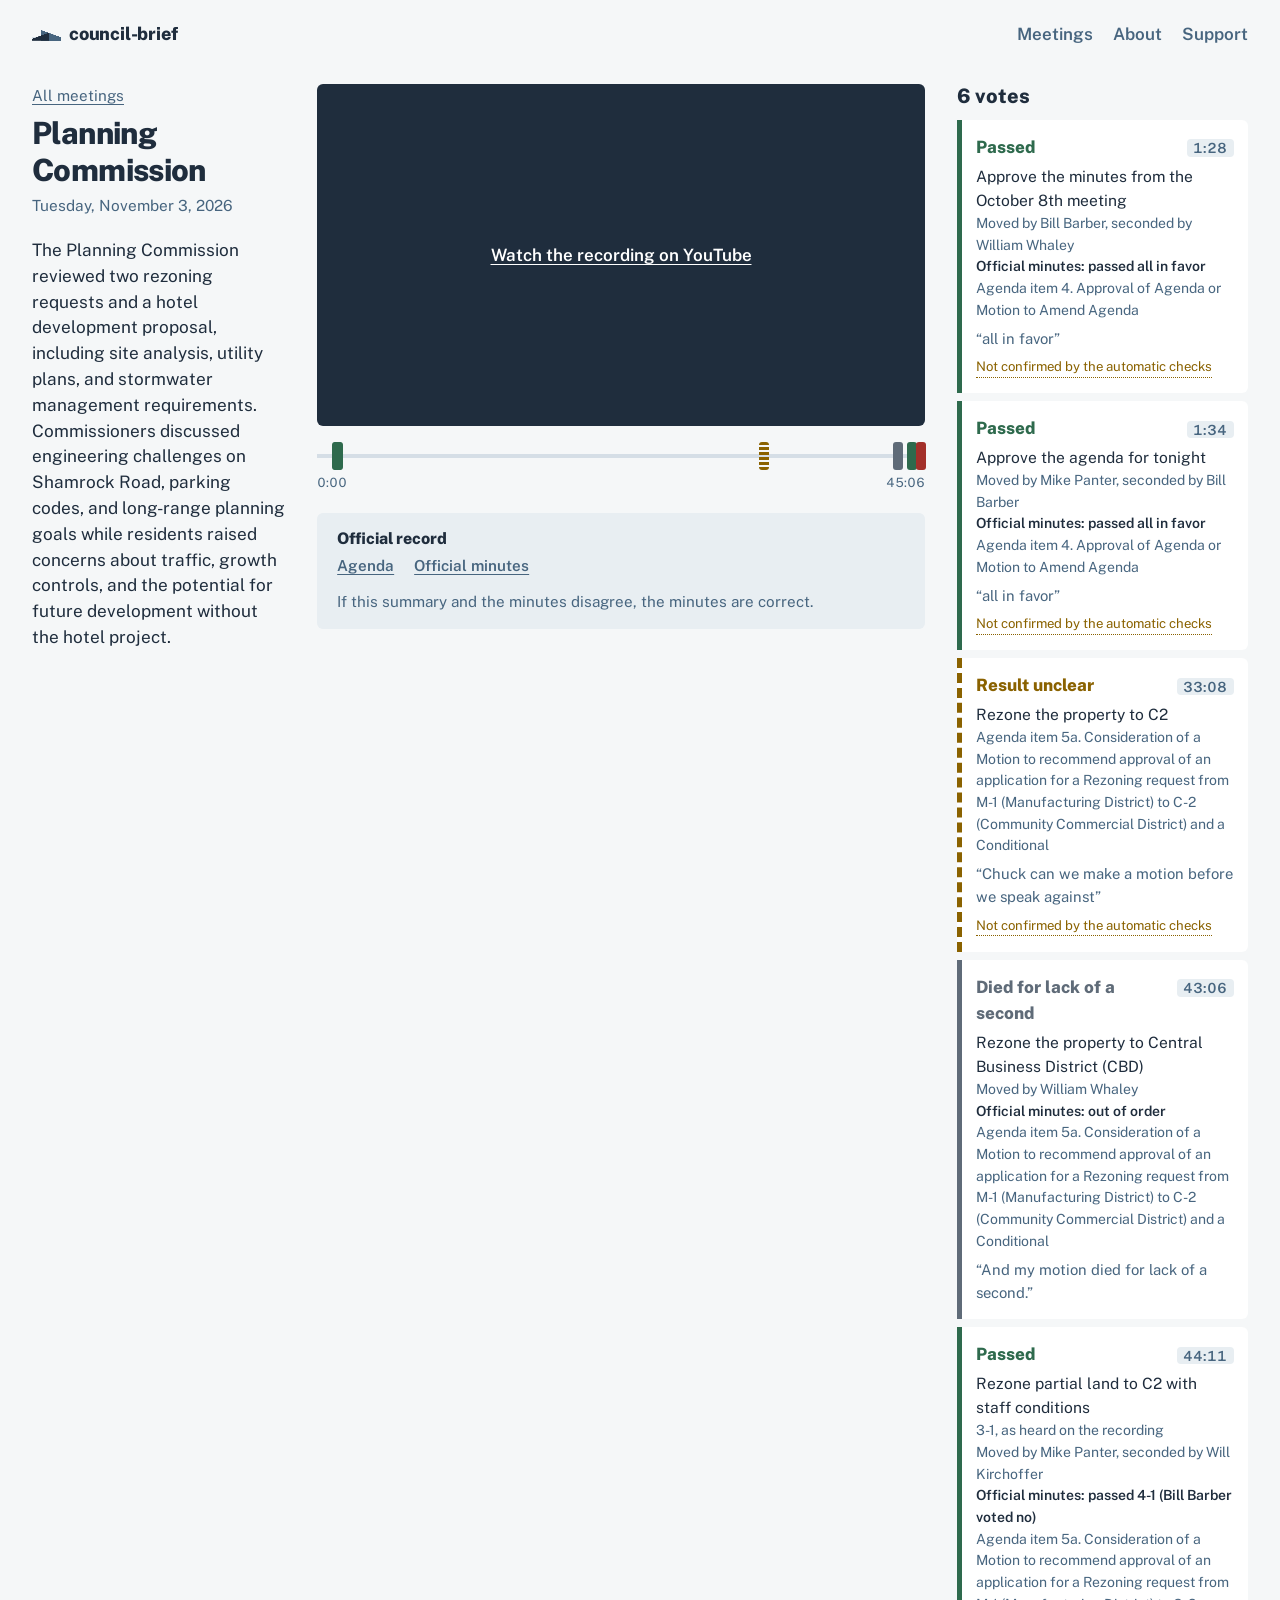
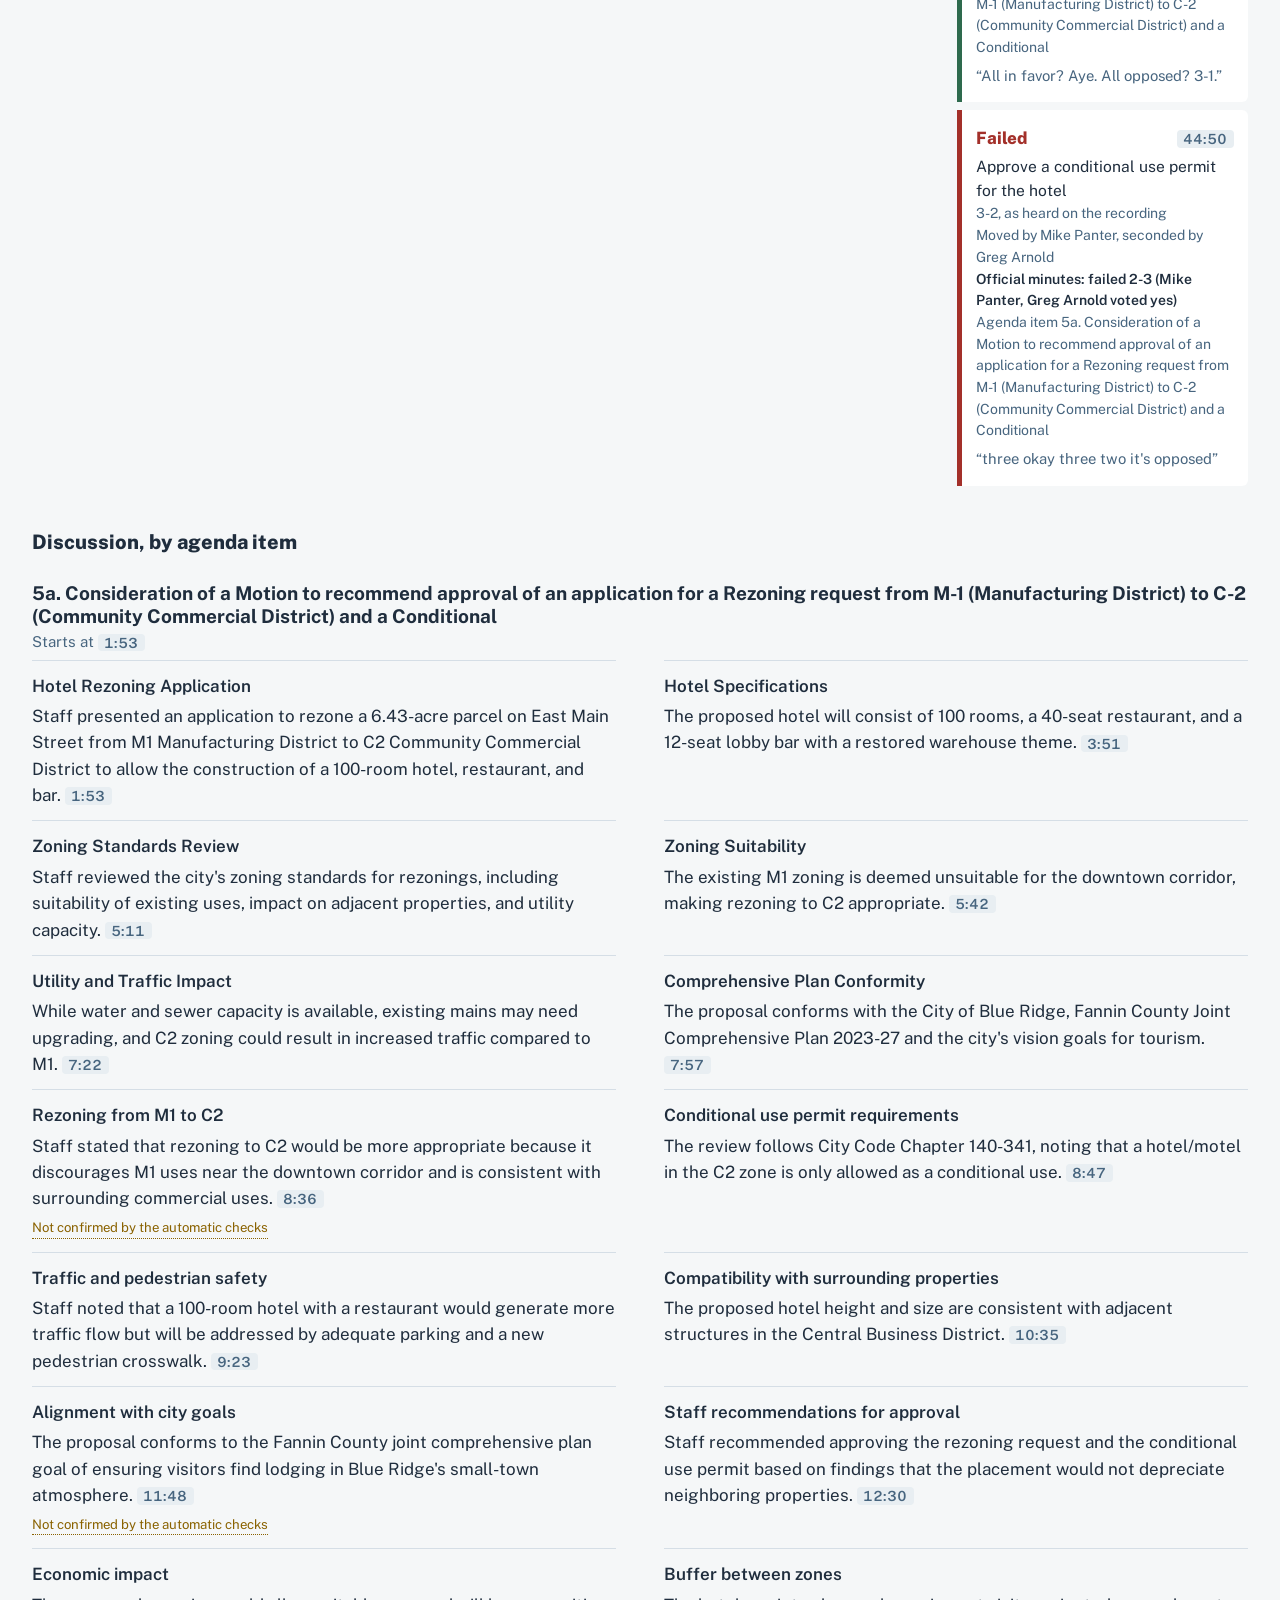
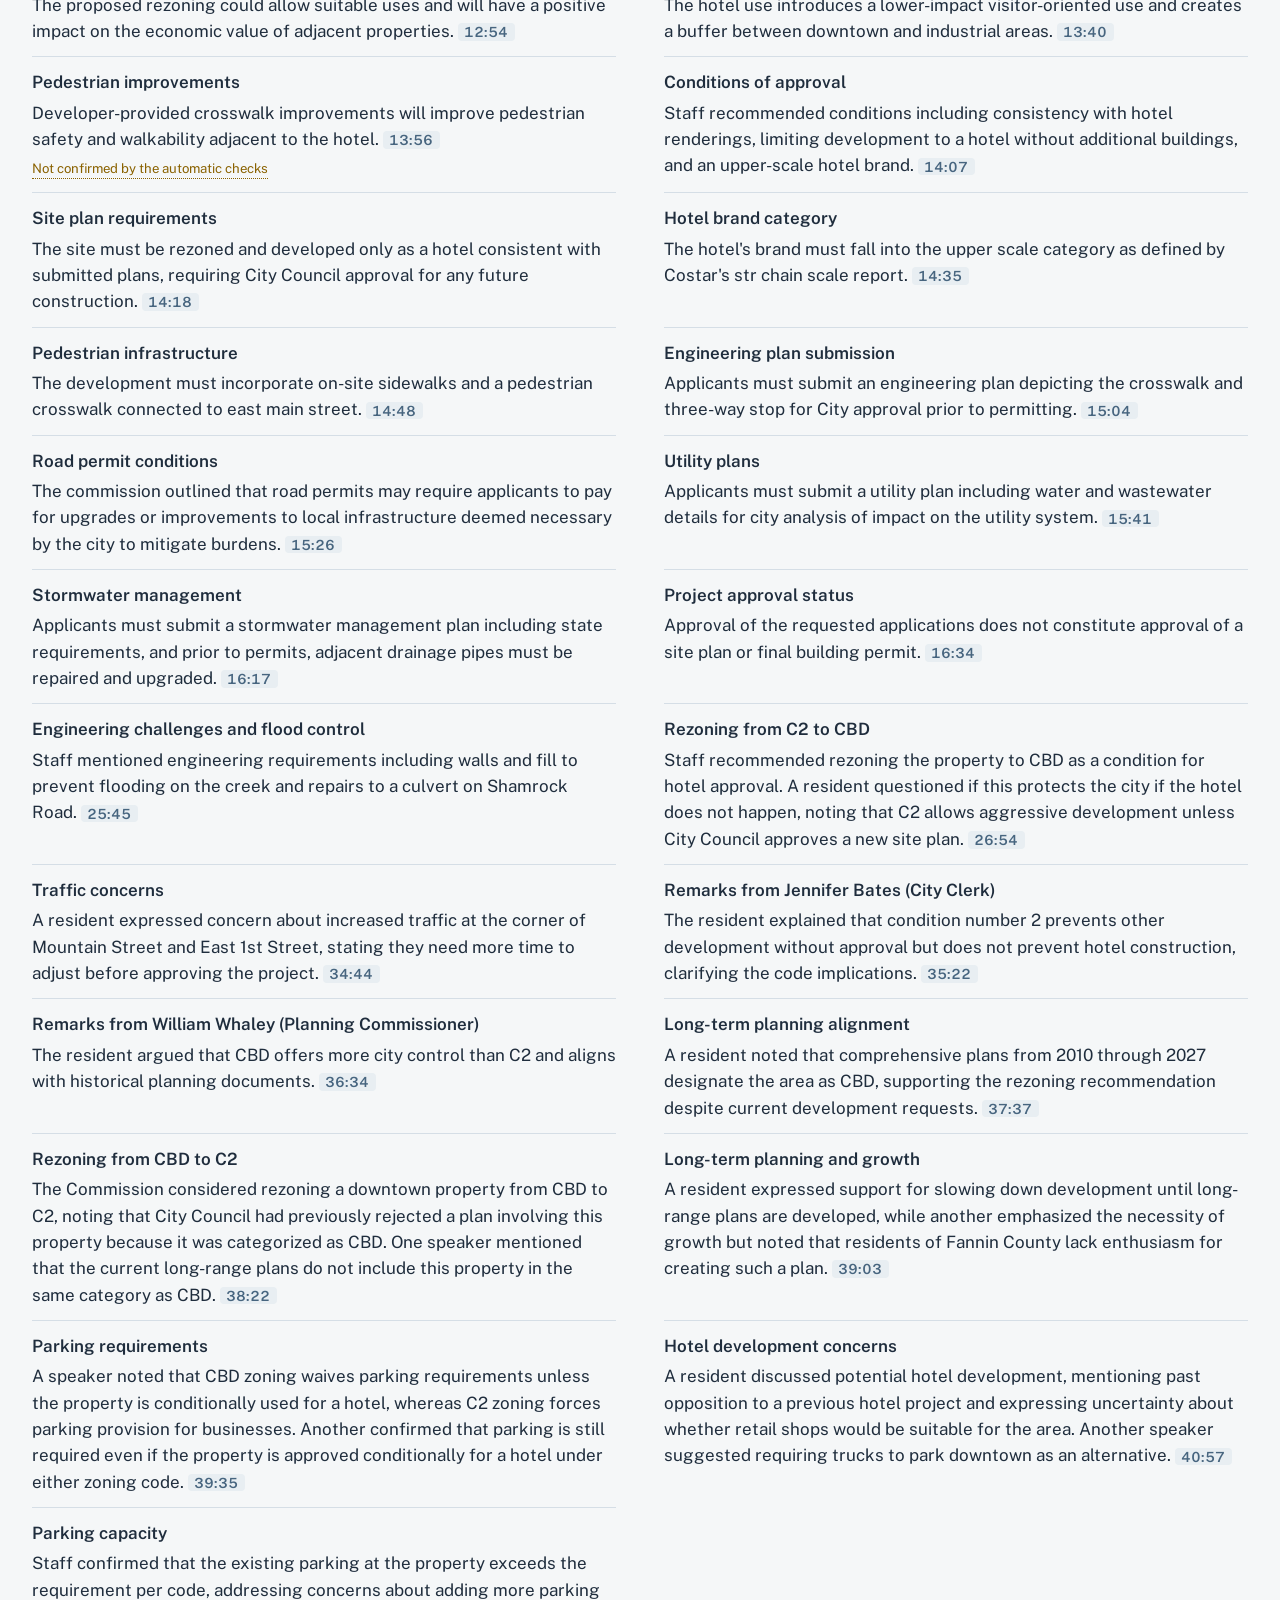
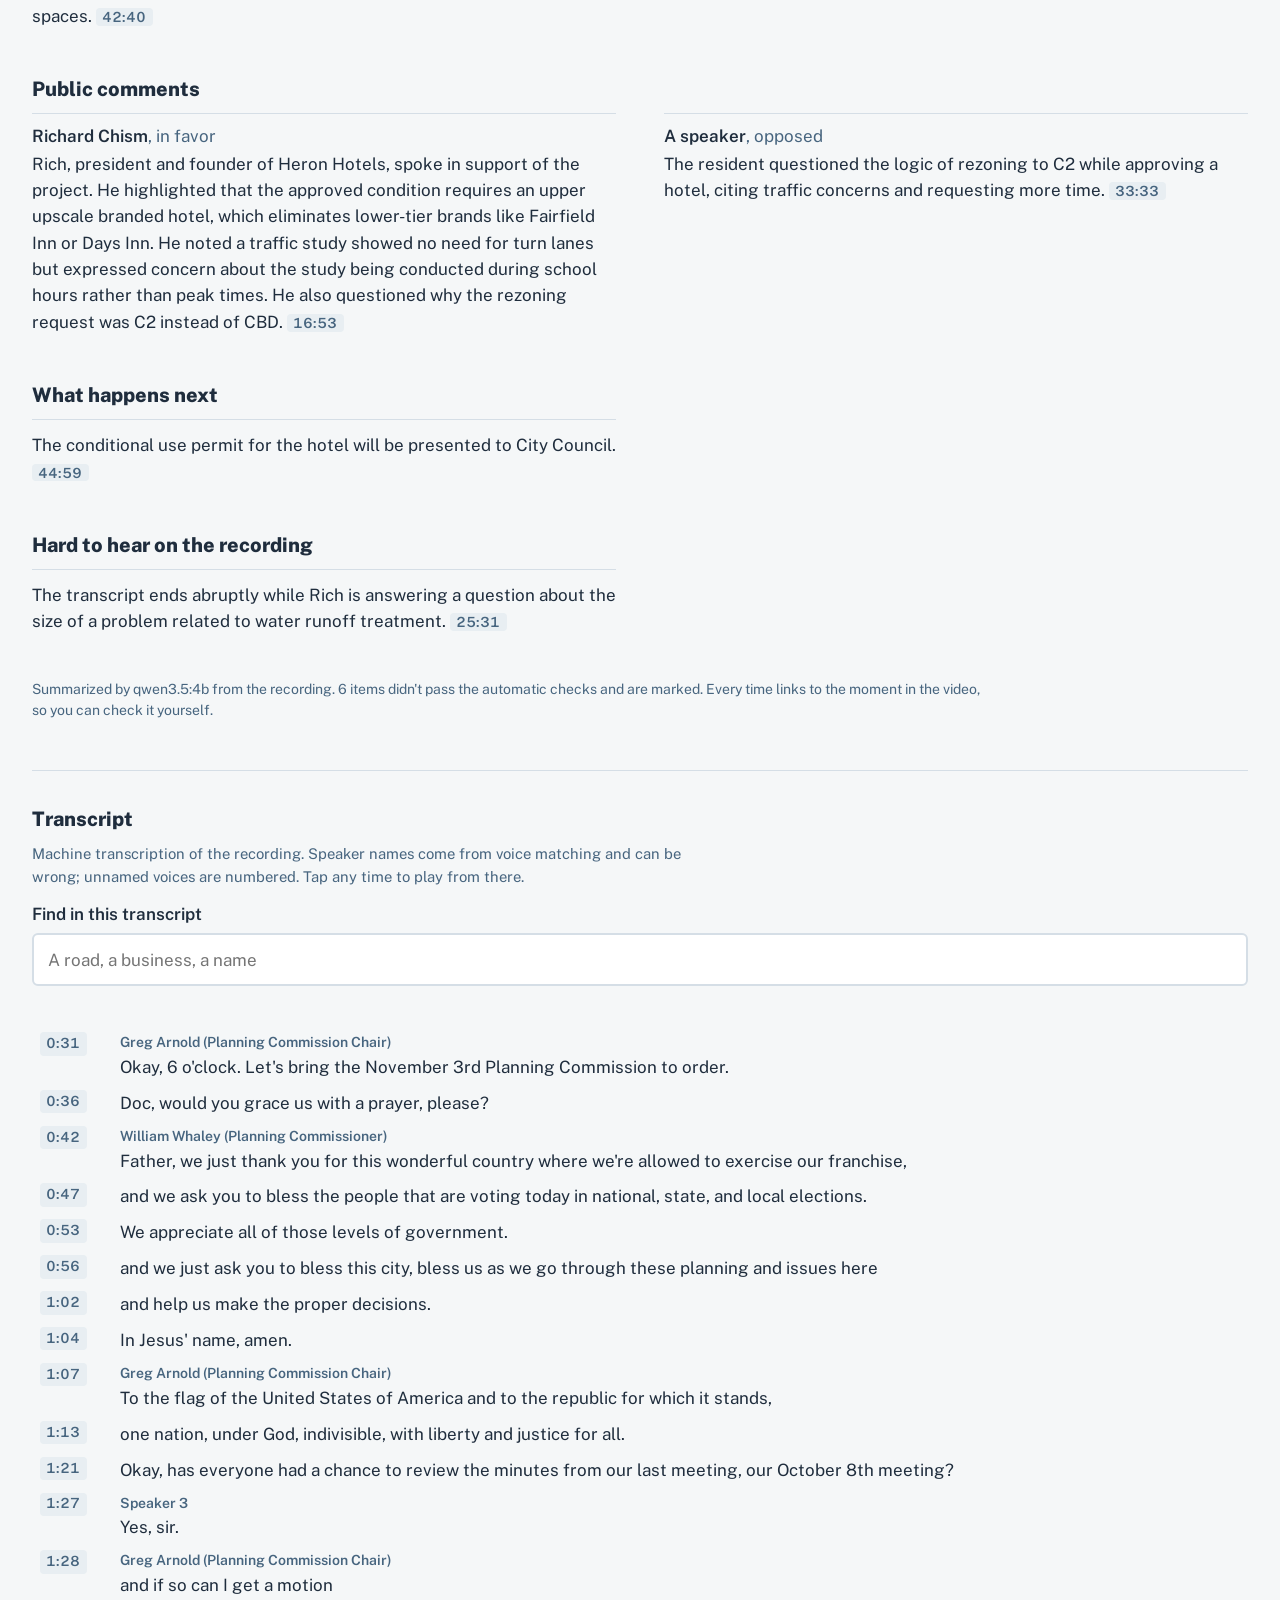
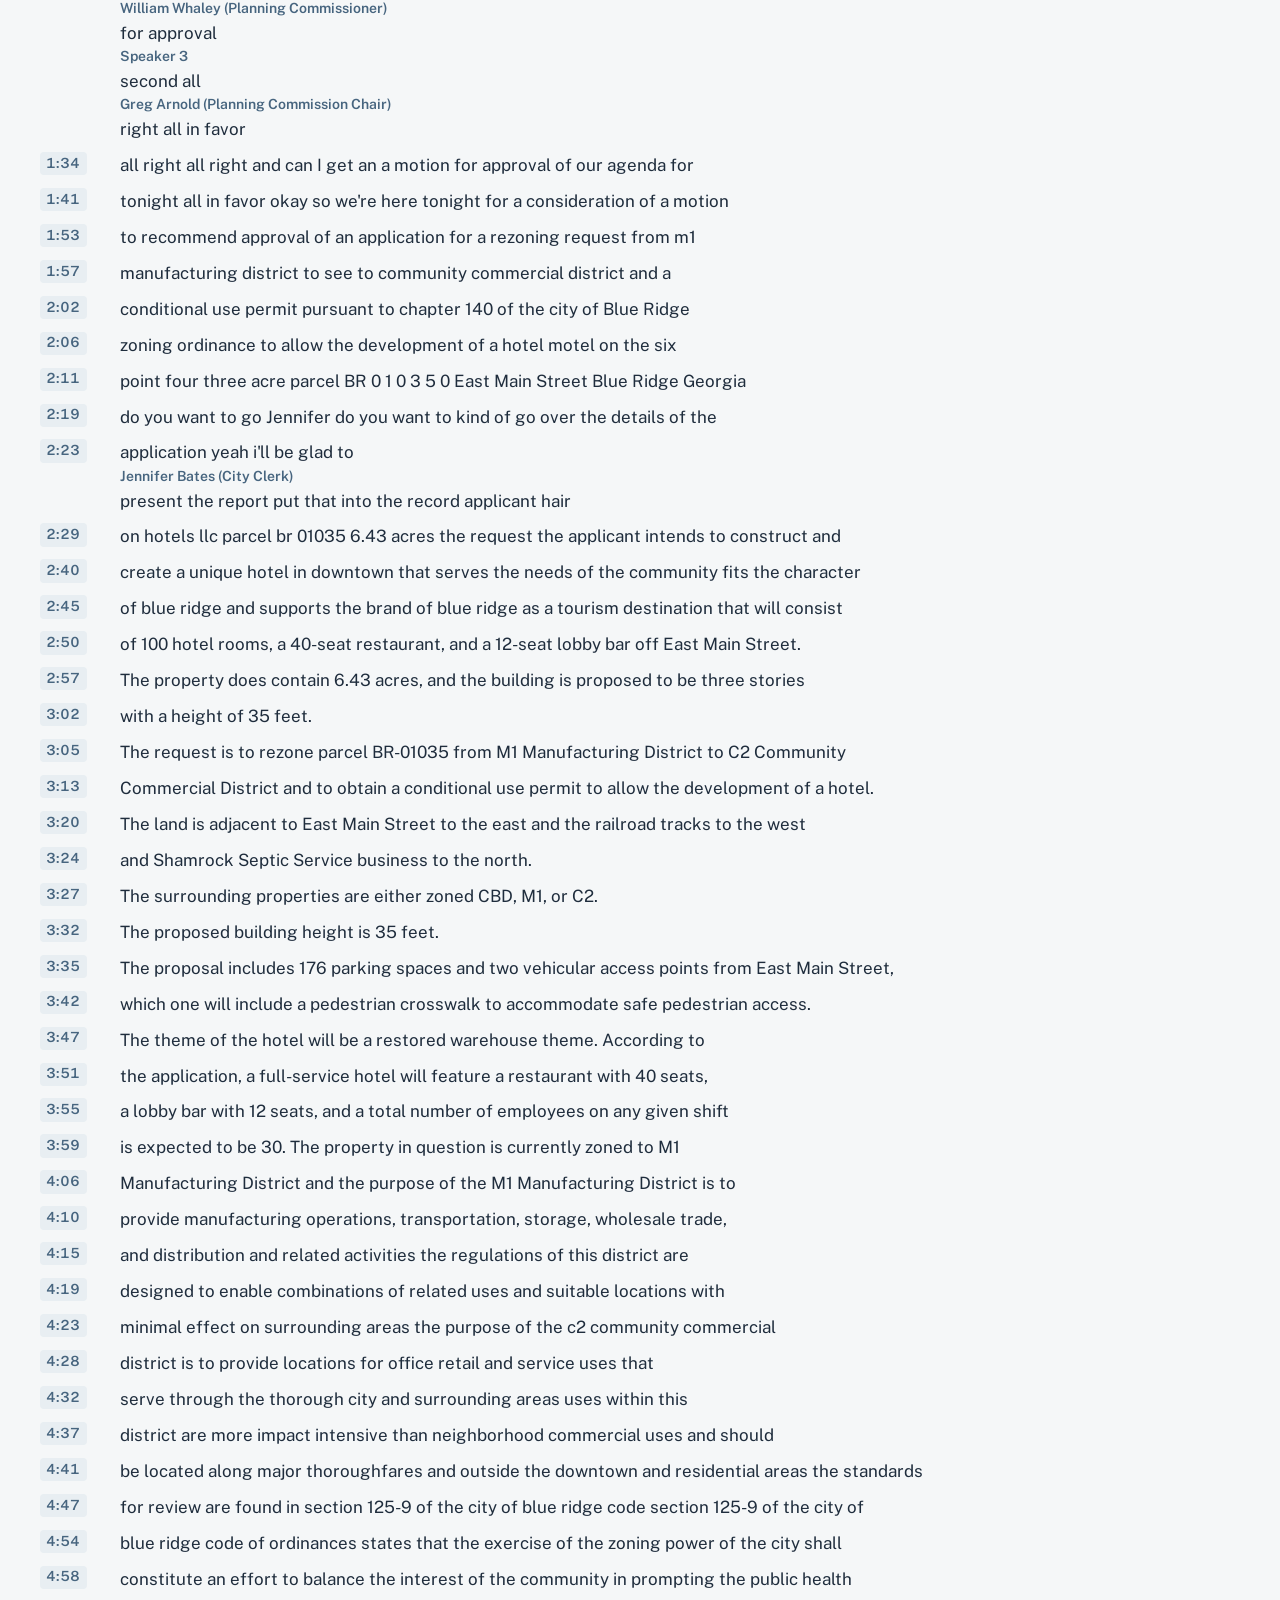
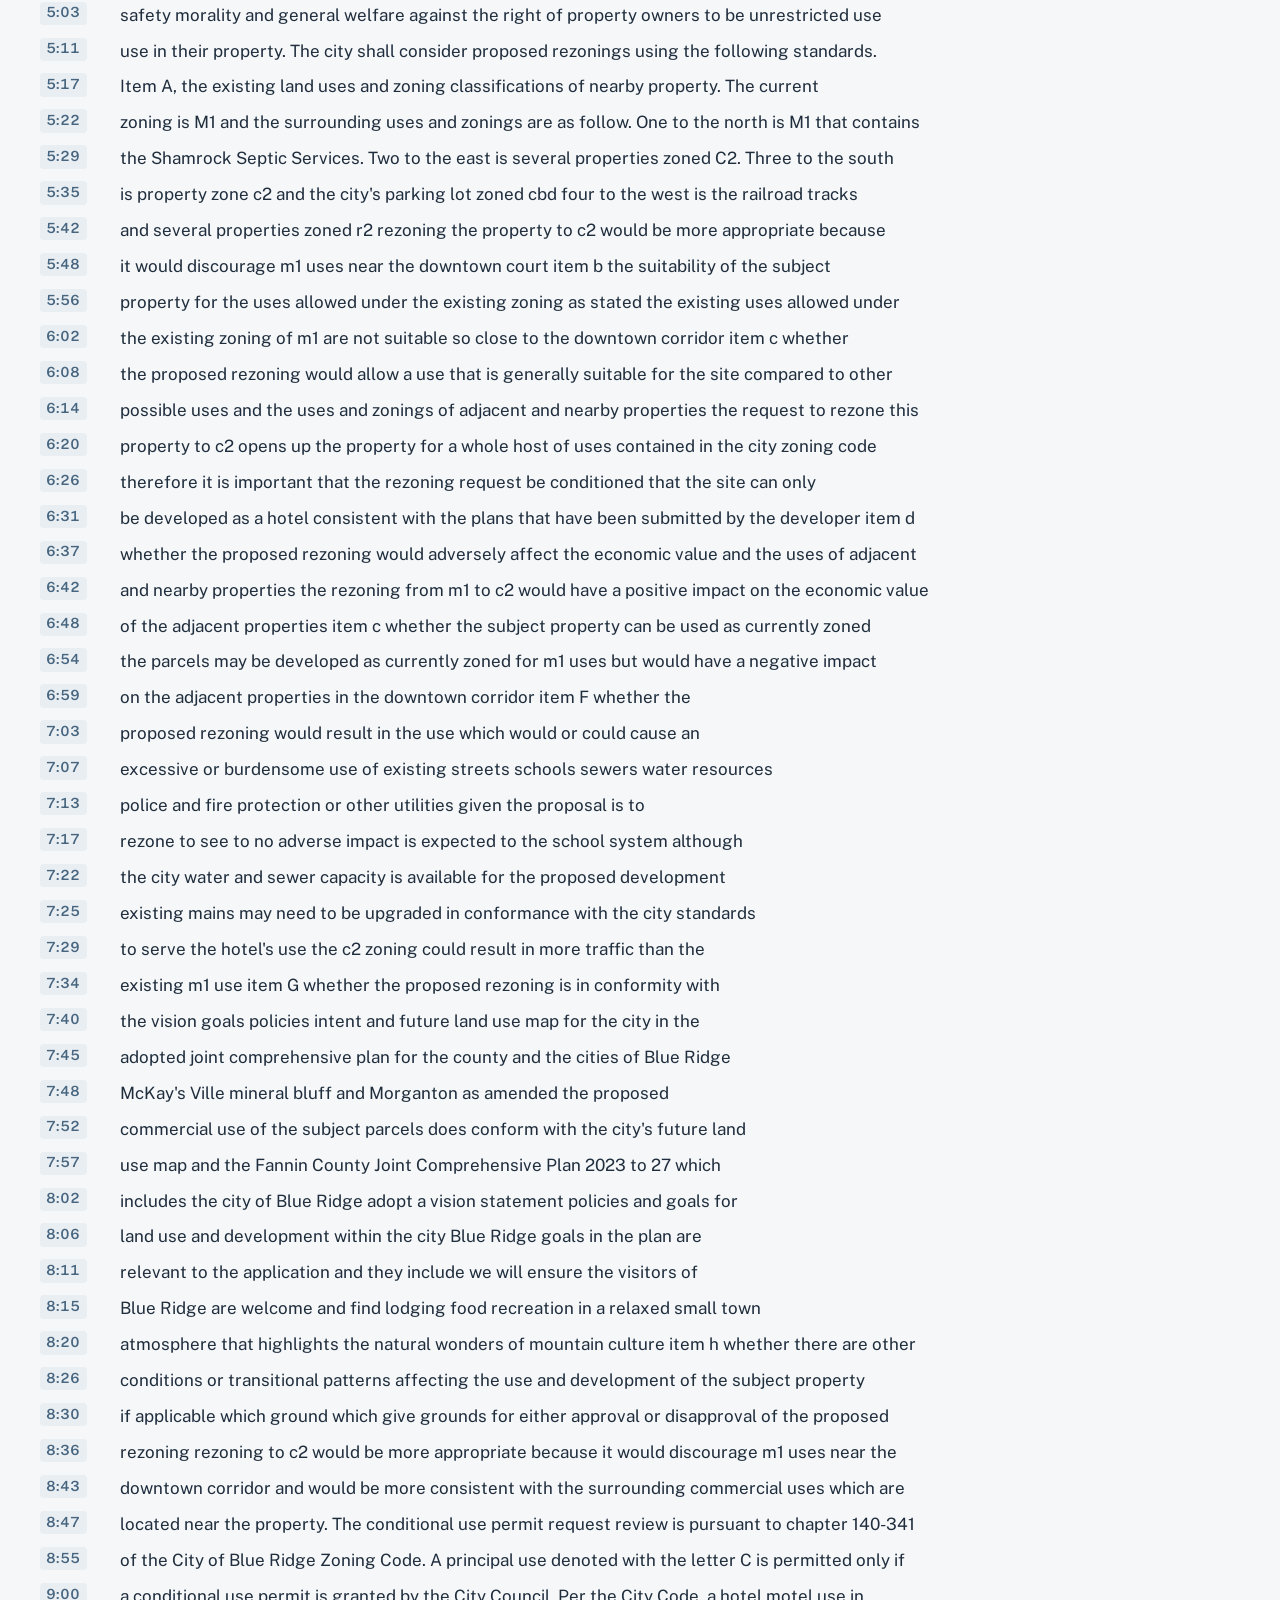
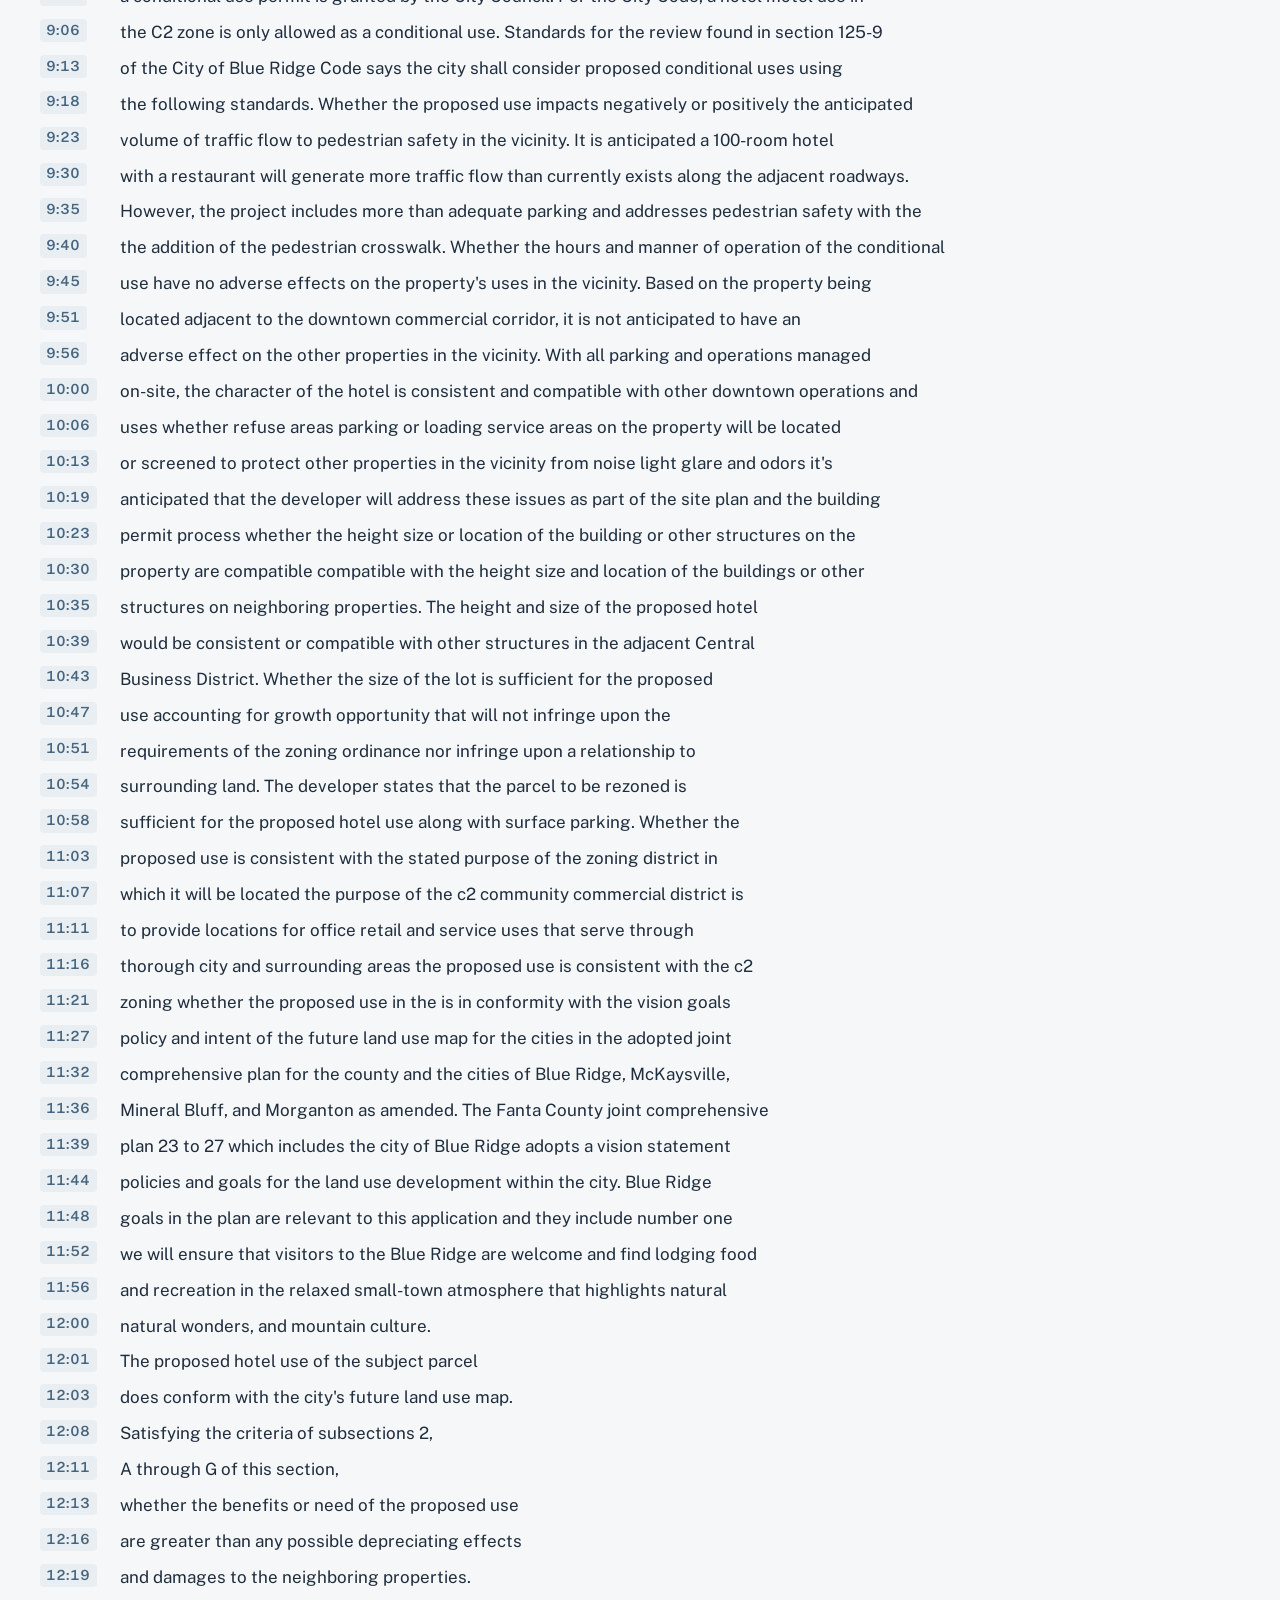
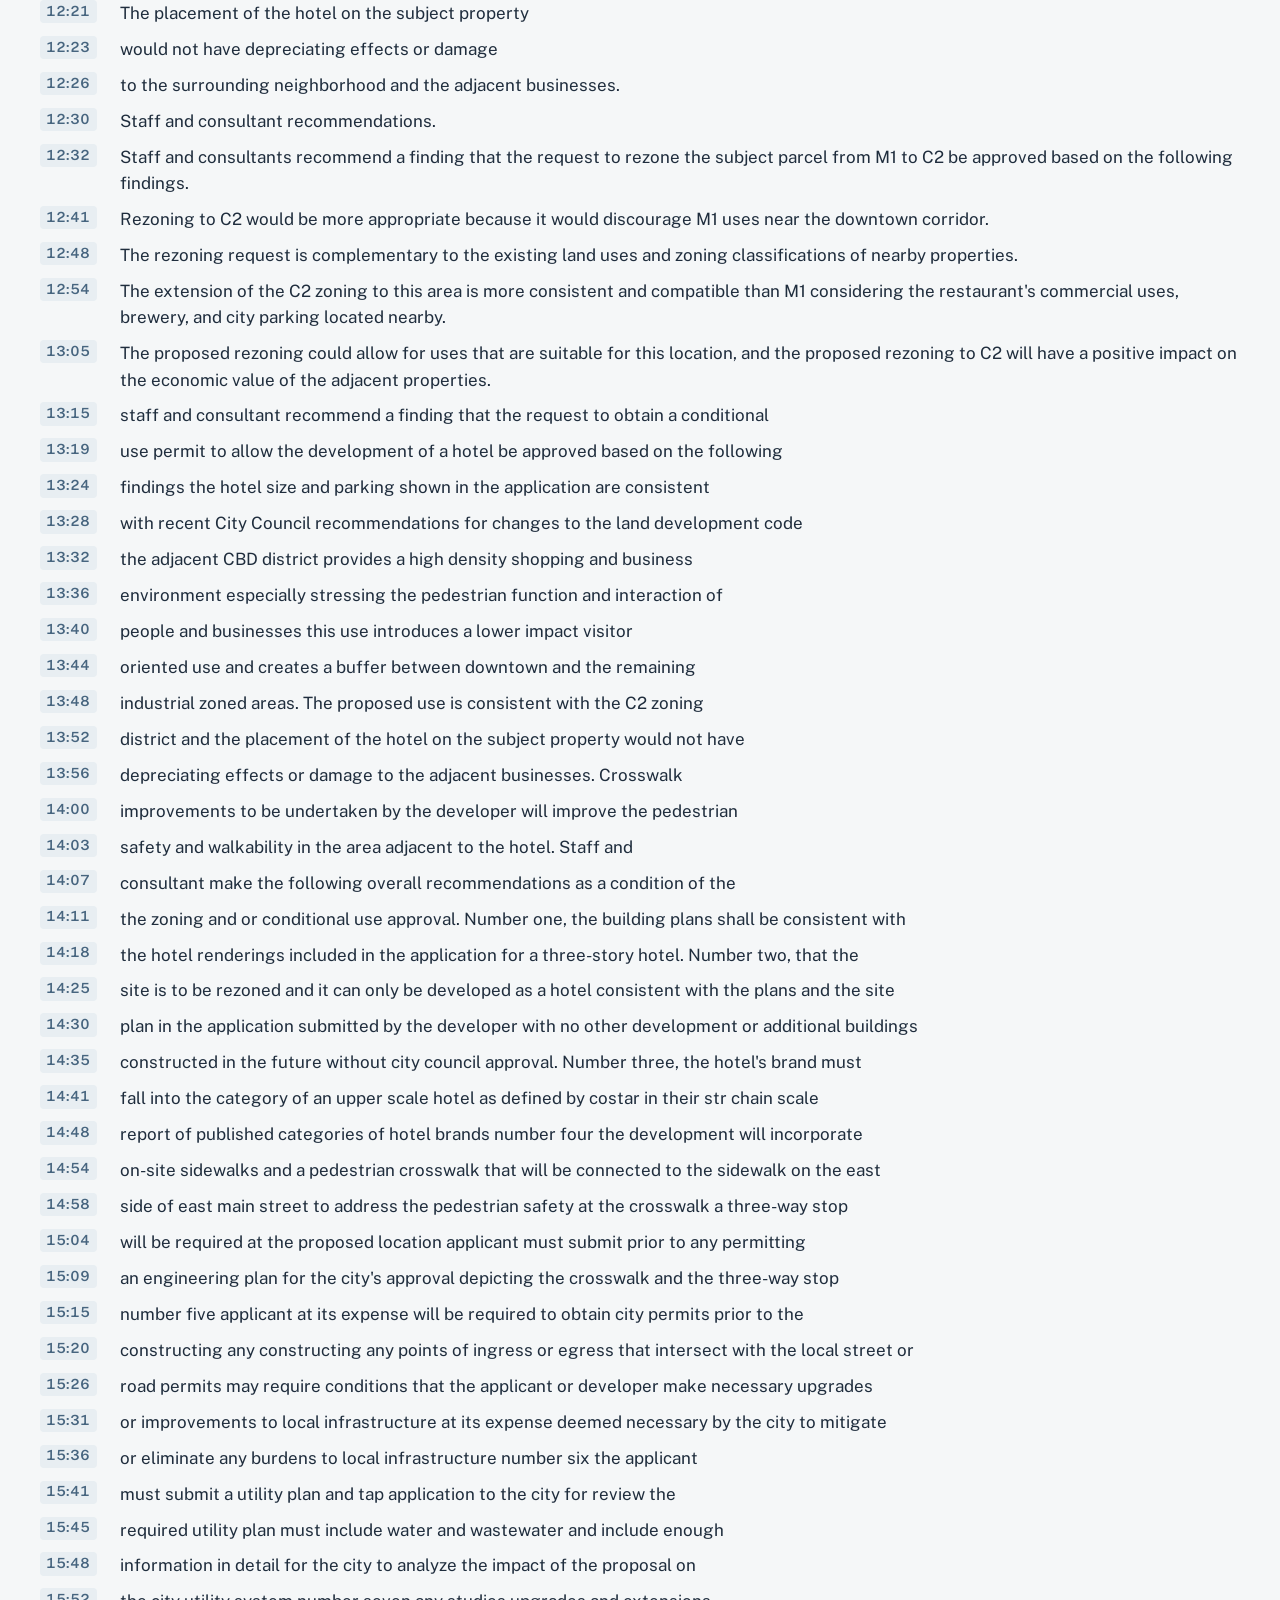
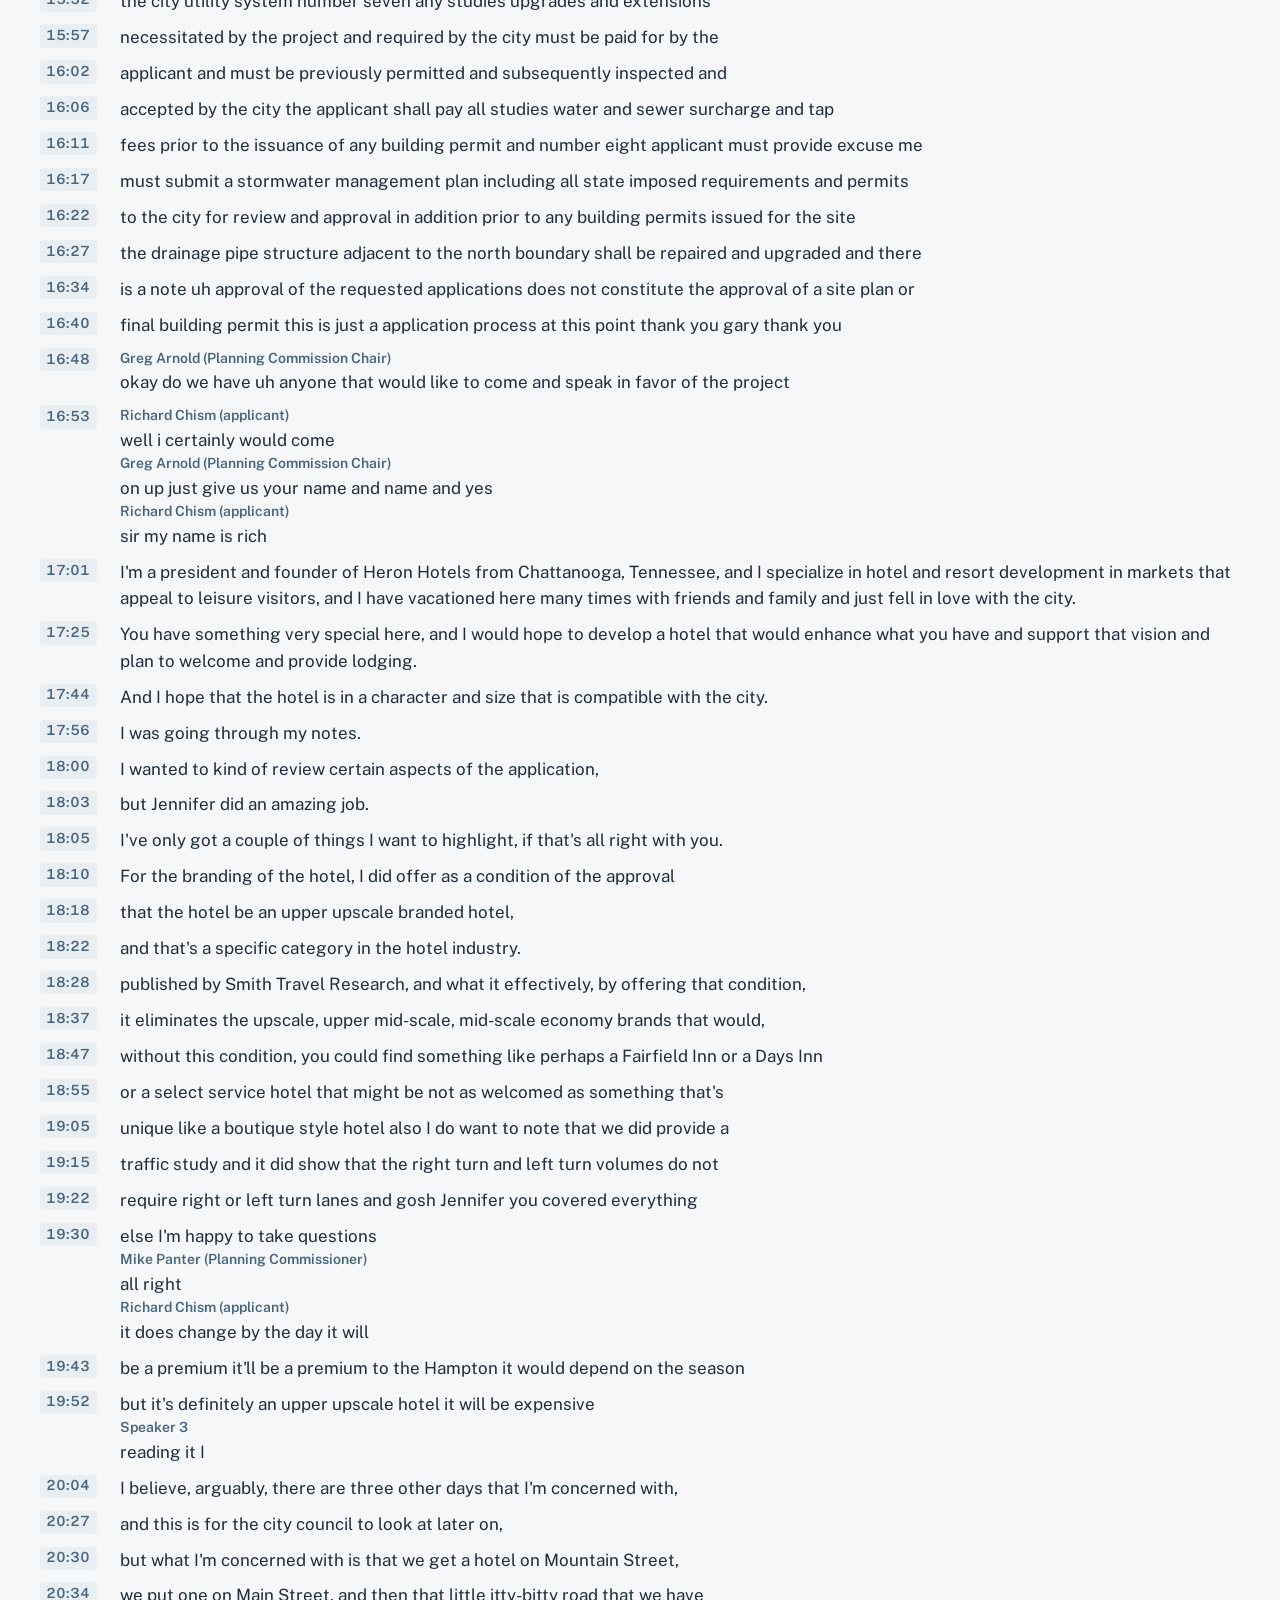
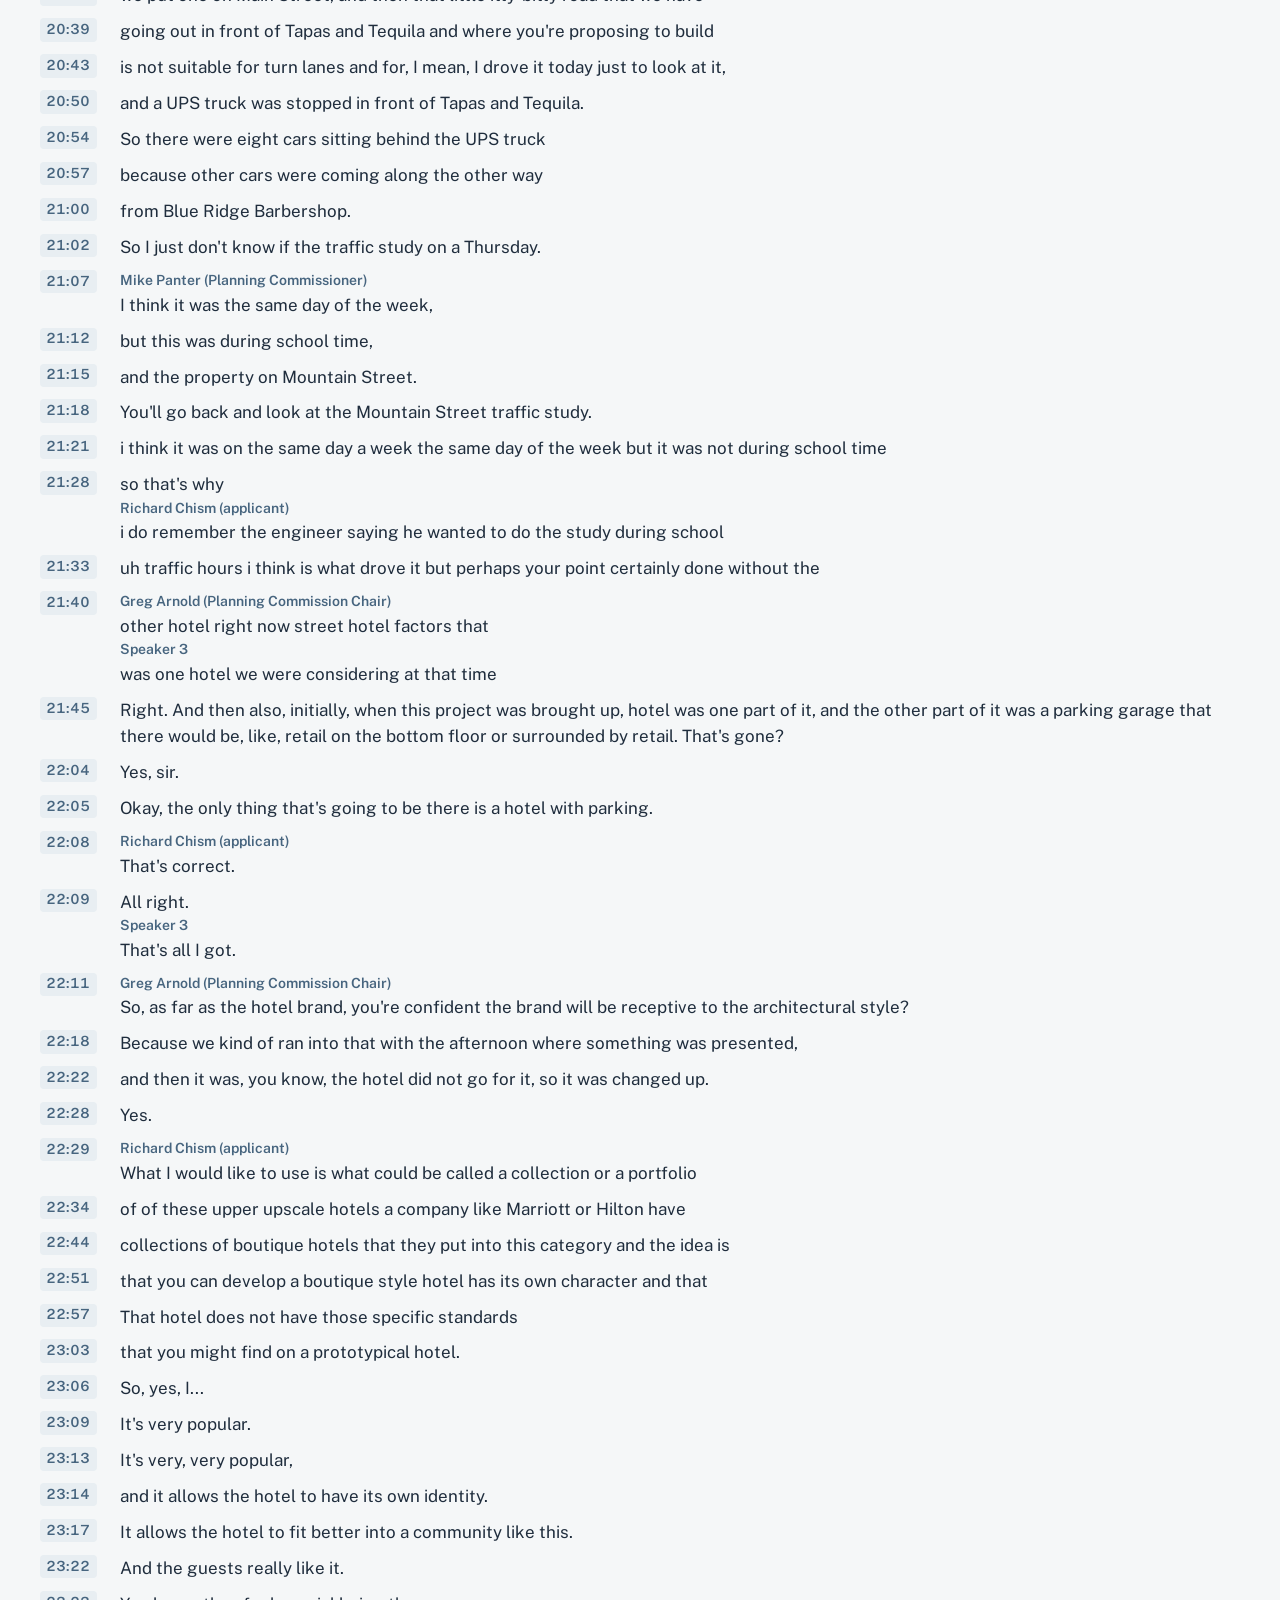
<file: docs/m/su1pgPIVpbM.html>
<!doctype html>
<html lang="en">
<head>
<meta charset="utf-8">
<meta name="viewport" content="width=device-width, initial-scale=1">
<title>Planning Commission, November 3, 2026</title>
<meta name="description" content="The Planning Commission reviewed two rezoning requests and a hotel development proposal, including site analysis, utility plans, and stormwater management requirements. Commissioners discussed…">
<link rel="canonical" href="https://sudo-update-bryguy.github.io/council-brief/m/su1pgPIVpbM.html">
<meta property="og:type" content="article">
<meta property="og:site_name" content="council-brief">
<meta property="og:title" content="Planning Commission, November 3, 2026">
<meta property="og:description" content="The Planning Commission reviewed two rezoning requests and a hotel development proposal, including site analysis, utility plans, and stormwater management requirements. Commissioners discussed…">
<meta property="og:url" content="https://sudo-update-bryguy.github.io/council-brief/m/su1pgPIVpbM.html">
<meta property="og:image" content="https://sudo-update-bryguy.github.io/council-brief/assets/card.png">
<meta property="og:image:width" content="1200">
<meta property="og:image:height" content="630">
<meta property="og:image:alt" content="council-brief: what your local government decided, without sitting through the meeting.">
<meta name="twitter:card" content="summary_large_image">
<link rel="preconnect" href="https://fonts.googleapis.com">
<link rel="preconnect" href="https://fonts.gstatic.com" crossorigin>
<link rel="stylesheet" href="https://fonts.googleapis.com/css2?family=Public+Sans:ital,wght@0,400;0,600;0,800;1,400&display=swap">
<link rel="stylesheet" href="../assets/style.css">
<link rel="alternate" type="application/rss+xml" title="council-brief: new meetings" href="../feed.xml">
</head>
<body class="wide">
<a class="skip" href="#main">Skip to content</a>
<header class="site">
  <a class="mark" href="../index.html">council-brief</a>
  <nav aria-label="Site">
    <a href="../index.html">Meetings</a>
    <a href="../about.html">About</a>
    <a href="../support.html">Support</a>
  </nav>
</header>
<main id="main">
<article class="meeting" data-video="su1pgPIVpbM">
<div class="top">
<div class="heading">
  <p class="back"><a href="../index.html">All meetings</a></p>
  <h1>Planning Commission<span class="date">Tuesday, November 3, 2026</span></h1>
</div>
<div class="watch">
  <div class="player"><div id="player" data-video="su1pgPIVpbM">
    <a class="poster" href="https://www.youtube.com/watch?v=su1pgPIVpbM">Watch the recording on YouTube</a>
  </div></div>
  <div class="strip" role="group" aria-label="Timeline of the 45:06 recording with 6 votes marked"><div class="strip-bar"><a class="vmark passed" style="left:3.25%" href="https://www.youtube.com/watch?v=su1pgPIVpbM&amp;t=88s" data-t="88" title="1:28: Passed, approve the minutes from the October 8th meeting" aria-label="1:28: Passed, approve the minutes from the October 8th meeting"></a><a class="vmark passed" style="left:3.47%" href="https://www.youtube.com/watch?v=su1pgPIVpbM&amp;t=94s" data-t="94" title="1:34: Passed, approve the agenda for tonight" aria-label="1:34: Passed, approve the agenda for tonight"></a><a class="vmark unclear" style="left:73.46%" href="https://www.youtube.com/watch?v=su1pgPIVpbM&amp;t=1988s" data-t="1988" title="33:08: Result unclear, Rezone the property to C2" aria-label="33:08: Result unclear, Rezone the property to C2"></a><a class="vmark dropped" style="left:95.55%" href="https://www.youtube.com/watch?v=su1pgPIVpbM&amp;t=2586s" data-t="2586" title="43:06: Died for lack of a second, Rezone the property to Central Business District (CBD)" aria-label="43:06: Died for lack of a second, Rezone the property to Central Business District (CBD)"></a><a class="vmark passed" style="left:97.95%" href="https://www.youtube.com/watch?v=su1pgPIVpbM&amp;t=2651s" data-t="2651" title="44:11: Passed, Rezone partial land to C2 with staff conditions" aria-label="44:11: Passed, Rezone partial land to C2 with staff conditions"></a><a class="vmark failed" style="left:99.40%" href="https://www.youtube.com/watch?v=su1pgPIVpbM&amp;t=2690s" data-t="2690" title="44:50: Failed, Approve a conditional use permit for the hotel" aria-label="44:50: Failed, Approve a conditional use permit for the hotel"></a></div><div class="strip-ends"><span>0:00</span><span>45:06</span></div></div>
  <aside class="record"><h2>Official record</h2><p><a href="https://www.cityofblueridgega.gov/AgendaCenter/ViewFile/Agenda/_11032026-64">Agenda</a> <a href="https://www.cityofblueridgega.gov/AgendaCenter/ViewFile/Minutes/_11032026-64">Official minutes</a></p><p>If this summary and the minutes disagree, the minutes are correct.</p></aside>
</div>
<section class="lede-block">
  <h2 class="visually-hidden">Summary</h2>
  <p class="lede">The Planning Commission reviewed two rezoning requests and a hotel development proposal, including site analysis, utility plans, and stormwater management requirements. Commissioners discussed engineering challenges on Shamrock Road, parking codes, and long-range planning goals while residents raised concerns about traffic, growth controls, and the potential for future development without the hotel project.</p>
</section>
<section class="votes">
  <h2>6 votes</h2>
  <ol class="decisions"><li class="decision passed">
  <div class="outcome">Passed</div>
  <div class="motion"><p>Approve the minutes from the October 8th meeting</p><span class="count">Moved by Bill Barber, seconded by William Whaley</span><span class="count official">Official minutes: passed all in favor</span><span class="count">Agenda item 4. Approval of Agenda or Motion to Amend Agenda</span><blockquote>“all in favor”</blockquote><span class="check" title="quote appears 2 times nearby; the exact moment may be off">Not confirmed by the automatic checks</span></div>
  <div class="when"><a class="ts" href="https://www.youtube.com/watch?v=su1pgPIVpbM&amp;t=88s" data-t="88" aria-label="Play from 1:28">1:28</a></div>
</li><li class="decision passed">
  <div class="outcome">Passed</div>
  <div class="motion"><p>Approve the agenda for tonight</p><span class="count">Moved by Mike Panter, seconded by Bill Barber</span><span class="count official">Official minutes: passed all in favor</span><span class="count">Agenda item 4. Approval of Agenda or Motion to Amend Agenda</span><blockquote>“all in favor”</blockquote><span class="check" title="quote appears 2 times nearby; the exact moment may be off">Not confirmed by the automatic checks</span></div>
  <div class="when"><a class="ts" href="https://www.youtube.com/watch?v=su1pgPIVpbM&amp;t=94s" data-t="94" aria-label="Play from 1:34">1:34</a></div>
</li><li class="decision unclear">
  <div class="outcome">Result unclear</div>
  <div class="motion"><p>Rezone the property to C2</p><span class="count">Agenda item 5a. Consideration of a Motion to recommend approval of an application for a Rezoning request from M-1 (Manufacturing District) to C-2 (Community Commercial District) and a Conditional </span><blockquote>“Chuck can we make a motion before we speak against”</blockquote><span class="check" title="no vote result was said near this line; &#x27;failed&#x27; changed to &#x27;unclear&#x27;">Not confirmed by the automatic checks</span></div>
  <div class="when"><a class="ts" href="https://www.youtube.com/watch?v=su1pgPIVpbM&amp;t=1988s" data-t="1988" aria-label="Play from 33:08">33:08</a></div>
</li><li class="decision dropped">
  <div class="outcome">Died for lack of a second</div>
  <div class="motion"><p>Rezone the property to Central Business District (CBD)</p><span class="count">Moved by William Whaley</span><span class="count official">Official minutes: out of order</span><span class="count">Agenda item 5a. Consideration of a Motion to recommend approval of an application for a Rezoning request from M-1 (Manufacturing District) to C-2 (Community Commercial District) and a Conditional </span><blockquote>“And my motion died for lack of a second.”</blockquote></div>
  <div class="when"><a class="ts" href="https://www.youtube.com/watch?v=su1pgPIVpbM&amp;t=2586s" data-t="2586" aria-label="Play from 43:06">43:06</a></div>
</li><li class="decision passed">
  <div class="outcome">Passed</div>
  <div class="motion"><p>Rezone partial land to C2 with staff conditions</p><span class="count">3-1, as heard on the recording</span><span class="count">Moved by Mike Panter, seconded by Will Kirchoffer</span><span class="count official">Official minutes: passed 4-1 (Bill Barber voted no)</span><span class="count">Agenda item 5a. Consideration of a Motion to recommend approval of an application for a Rezoning request from M-1 (Manufacturing District) to C-2 (Community Commercial District) and a Conditional </span><blockquote>“All in favor? Aye. All opposed? 3-1.”</blockquote></div>
  <div class="when"><a class="ts" href="https://www.youtube.com/watch?v=su1pgPIVpbM&amp;t=2651s" data-t="2651" aria-label="Play from 44:11">44:11</a></div>
</li><li class="decision failed">
  <div class="outcome">Failed</div>
  <div class="motion"><p>Approve a conditional use permit for the hotel</p><span class="count">3-2, as heard on the recording</span><span class="count">Moved by Mike Panter, seconded by Greg Arnold</span><span class="count official">Official minutes: failed 2-3 (Mike Panter, Greg Arnold voted yes)</span><span class="count">Agenda item 5a. Consideration of a Motion to recommend approval of an application for a Rezoning request from M-1 (Manufacturing District) to C-2 (Community Commercial District) and a Conditional </span><blockquote>“three okay three two it&#x27;s opposed”</blockquote></div>
  <div class="when"><a class="ts" href="https://www.youtube.com/watch?v=su1pgPIVpbM&amp;t=2690s" data-t="2690" aria-label="Play from 44:50">44:50</a></div>
</li></ol>
</section>
</div>
<div class="details">
<section class="by-agenda"><h2>Discussion, by agenda item</h2><div class="agenda-item"><h3>5a. Consideration of a Motion to recommend approval of an application for a Rezoning request from M-1 (Manufacturing District) to C-2 (Community Commercial District) and a Conditional </h3><p class="starts">Starts at <a class="ts" href="https://www.youtube.com/watch?v=su1pgPIVpbM&amp;t=113s" data-t="113" aria-label="Play from 1:53">1:53</a></p><ul class="items"><li><h4>Hotel Rezoning Application</h4><p>Staff presented an application to rezone a 6.43-acre parcel on East Main Street from M1 Manufacturing District to C2 Community Commercial District to allow the construction of a 100-room hotel, restaurant, and bar. <a class="ts" href="https://www.youtube.com/watch?v=su1pgPIVpbM&amp;t=113s" data-t="113" aria-label="Play from 1:53">1:53</a></p></li><li><h4>Hotel Specifications</h4><p>The proposed hotel will consist of 100 rooms, a 40-seat restaurant, and a 12-seat lobby bar with a restored warehouse theme. <a class="ts" href="https://www.youtube.com/watch?v=su1pgPIVpbM&amp;t=231s" data-t="231" aria-label="Play from 3:51">3:51</a></p></li><li><h4>Zoning Standards Review</h4><p>Staff reviewed the city&#x27;s zoning standards for rezonings, including suitability of existing uses, impact on adjacent properties, and utility capacity. <a class="ts" href="https://www.youtube.com/watch?v=su1pgPIVpbM&amp;t=311s" data-t="311" aria-label="Play from 5:11">5:11</a></p></li><li><h4>Zoning Suitability</h4><p>The existing M1 zoning is deemed unsuitable for the downtown corridor, making rezoning to C2 appropriate. <a class="ts" href="https://www.youtube.com/watch?v=su1pgPIVpbM&amp;t=342s" data-t="342" aria-label="Play from 5:42">5:42</a></p></li><li><h4>Utility and Traffic Impact</h4><p>While water and sewer capacity is available, existing mains may need upgrading, and C2 zoning could result in increased traffic compared to M1. <a class="ts" href="https://www.youtube.com/watch?v=su1pgPIVpbM&amp;t=442s" data-t="442" aria-label="Play from 7:22">7:22</a></p></li><li><h4>Comprehensive Plan Conformity</h4><p>The proposal conforms with the City of Blue Ridge, Fannin County Joint Comprehensive Plan 2023-27 and the city&#x27;s vision goals for tourism. <a class="ts" href="https://www.youtube.com/watch?v=su1pgPIVpbM&amp;t=477s" data-t="477" aria-label="Play from 7:57">7:57</a></p></li><li><h4>Rezoning from M1 to C2</h4><p>Staff stated that rezoning to C2 would be more appropriate because it discourages M1 uses near the downtown corridor and is consistent with surrounding commercial uses. <a class="ts" href="https://www.youtube.com/watch?v=su1pgPIVpbM&amp;t=516s" data-t="516" aria-label="Play from 8:36">8:36</a></p><span class="check" title="quote appears 2 times nearby; the exact moment may be off">Not confirmed by the automatic checks</span></li><li><h4>Conditional use permit requirements</h4><p>The review follows City Code Chapter 140-341, noting that a hotel/motel in the C2 zone is only allowed as a conditional use. <a class="ts" href="https://www.youtube.com/watch?v=su1pgPIVpbM&amp;t=527s" data-t="527" aria-label="Play from 8:47">8:47</a></p></li><li><h4>Traffic and pedestrian safety</h4><p>Staff noted that a 100-room hotel with a restaurant would generate more traffic flow but will be addressed by adequate parking and a new pedestrian crosswalk. <a class="ts" href="https://www.youtube.com/watch?v=su1pgPIVpbM&amp;t=563s" data-t="563" aria-label="Play from 9:23">9:23</a></p></li><li><h4>Compatibility with surrounding properties</h4><p>The proposed hotel height and size are consistent with adjacent structures in the Central Business District. <a class="ts" href="https://www.youtube.com/watch?v=su1pgPIVpbM&amp;t=635s" data-t="635" aria-label="Play from 10:35">10:35</a></p></li><li><h4>Alignment with city goals</h4><p>The proposal conforms to the Fannin County joint comprehensive plan goal of ensuring visitors find lodging in Blue Ridge&#x27;s small-town atmosphere. <a class="ts" href="https://www.youtube.com/watch?v=su1pgPIVpbM&amp;t=708s" data-t="708" aria-label="Play from 11:48">11:48</a></p><span class="check" title="quote appears 6 times nearby; the exact moment may be off">Not confirmed by the automatic checks</span></li><li><h4>Staff recommendations for approval</h4><p>Staff recommended approving the rezoning request and the conditional use permit based on findings that the placement would not depreciate neighboring properties. <a class="ts" href="https://www.youtube.com/watch?v=su1pgPIVpbM&amp;t=750s" data-t="750" aria-label="Play from 12:30">12:30</a></p></li><li><h4>Economic impact</h4><p>The proposed rezoning could allow suitable uses and will have a positive impact on the economic value of adjacent properties. <a class="ts" href="https://www.youtube.com/watch?v=su1pgPIVpbM&amp;t=774s" data-t="774" aria-label="Play from 12:54">12:54</a></p></li><li><h4>Buffer between zones</h4><p>The hotel use introduces a lower-impact visitor-oriented use and creates a buffer between downtown and industrial areas. <a class="ts" href="https://www.youtube.com/watch?v=su1pgPIVpbM&amp;t=820s" data-t="820" aria-label="Play from 13:40">13:40</a></p></li><li><h4>Pedestrian improvements</h4><p>Developer-provided crosswalk improvements will improve pedestrian safety and walkability adjacent to the hotel. <a class="ts" href="https://www.youtube.com/watch?v=su1pgPIVpbM&amp;t=836s" data-t="836" aria-label="Play from 13:56">13:56</a></p><span class="check" title="quote appears 5 times nearby; the exact moment may be off">Not confirmed by the automatic checks</span></li><li><h4>Conditions of approval</h4><p>Staff recommended conditions including consistency with hotel renderings, limiting development to a hotel without additional buildings, and an upper-scale hotel brand. <a class="ts" href="https://www.youtube.com/watch?v=su1pgPIVpbM&amp;t=847s" data-t="847" aria-label="Play from 14:07">14:07</a></p></li><li><h4>Site plan requirements</h4><p>The site must be rezoned and developed only as a hotel consistent with submitted plans, requiring City Council approval for any future construction. <a class="ts" href="https://www.youtube.com/watch?v=su1pgPIVpbM&amp;t=858s" data-t="858" aria-label="Play from 14:18">14:18</a></p></li><li><h4>Hotel brand category</h4><p>The hotel&#x27;s brand must fall into the upper scale category as defined by Costar&#x27;s str chain scale report. <a class="ts" href="https://www.youtube.com/watch?v=su1pgPIVpbM&amp;t=875s" data-t="875" aria-label="Play from 14:35">14:35</a></p></li><li><h4>Pedestrian infrastructure</h4><p>The development must incorporate on-site sidewalks and a pedestrian crosswalk connected to east main street. <a class="ts" href="https://www.youtube.com/watch?v=su1pgPIVpbM&amp;t=888s" data-t="888" aria-label="Play from 14:48">14:48</a></p></li><li><h4>Engineering plan submission</h4><p>Applicants must submit an engineering plan depicting the crosswalk and three-way stop for City approval prior to permitting. <a class="ts" href="https://www.youtube.com/watch?v=su1pgPIVpbM&amp;t=904s" data-t="904" aria-label="Play from 15:04">15:04</a></p></li><li><h4>Road permit conditions</h4><p>The commission outlined that road permits may require applicants to pay for upgrades or improvements to local infrastructure deemed necessary by the city to mitigate burdens. <a class="ts" href="https://www.youtube.com/watch?v=su1pgPIVpbM&amp;t=926s" data-t="926" aria-label="Play from 15:26">15:26</a></p></li><li><h4>Utility plans</h4><p>Applicants must submit a utility plan including water and wastewater details for city analysis of impact on the utility system. <a class="ts" href="https://www.youtube.com/watch?v=su1pgPIVpbM&amp;t=941s" data-t="941" aria-label="Play from 15:41">15:41</a></p></li><li><h4>Stormwater management</h4><p>Applicants must submit a stormwater management plan including state requirements, and prior to permits, adjacent drainage pipes must be repaired and upgraded. <a class="ts" href="https://www.youtube.com/watch?v=su1pgPIVpbM&amp;t=977s" data-t="977" aria-label="Play from 16:17">16:17</a></p></li><li><h4>Project approval status</h4><p>Approval of the requested applications does not constitute approval of a site plan or final building permit. <a class="ts" href="https://www.youtube.com/watch?v=su1pgPIVpbM&amp;t=994s" data-t="994" aria-label="Play from 16:34">16:34</a></p></li><li><h4>Engineering challenges and flood control</h4><p>Staff mentioned engineering requirements including walls and fill to prevent flooding on the creek and repairs to a culvert on Shamrock Road. <a class="ts" href="https://www.youtube.com/watch?v=su1pgPIVpbM&amp;t=1545s" data-t="1545" aria-label="Play from 25:45">25:45</a></p></li><li><h4>Rezoning from C2 to CBD</h4><p>Staff recommended rezoning the property to CBD as a condition for hotel approval. A resident questioned if this protects the city if the hotel does not happen, noting that C2 allows aggressive development unless City Council approves a new site plan. <a class="ts" href="https://www.youtube.com/watch?v=su1pgPIVpbM&amp;t=1614s" data-t="1614" aria-label="Play from 26:54">26:54</a></p></li><li><h4>Traffic concerns</h4><p>A resident expressed concern about increased traffic at the corner of Mountain Street and East 1st Street, stating they need more time to adjust before approving the project. <a class="ts" href="https://www.youtube.com/watch?v=su1pgPIVpbM&amp;t=2084s" data-t="2084" aria-label="Play from 34:44">34:44</a></p></li><li><h4>Remarks from Jennifer Bates (City Clerk)</h4><p>The resident explained that condition number 2 prevents other development without approval but does not prevent hotel construction, clarifying the code implications. <a class="ts" href="https://www.youtube.com/watch?v=su1pgPIVpbM&amp;t=2122s" data-t="2122" aria-label="Play from 35:22">35:22</a></p></li><li><h4>Remarks from William Whaley (Planning Commissioner)</h4><p>The resident argued that CBD offers more city control than C2 and aligns with historical planning documents. <a class="ts" href="https://www.youtube.com/watch?v=su1pgPIVpbM&amp;t=2194s" data-t="2194" aria-label="Play from 36:34">36:34</a></p></li><li><h4>Long-term planning alignment</h4><p>A resident noted that comprehensive plans from 2010 through 2027 designate the area as CBD, supporting the rezoning recommendation despite current development requests. <a class="ts" href="https://www.youtube.com/watch?v=su1pgPIVpbM&amp;t=2257s" data-t="2257" aria-label="Play from 37:37">37:37</a></p></li><li><h4>Rezoning from CBD to C2</h4><p>The Commission considered rezoning a downtown property from CBD to C2, noting that City Council had previously rejected a plan involving this property because it was categorized as CBD. One speaker mentioned that the current long-range plans do not include this property in the same category as CBD. <a class="ts" href="https://www.youtube.com/watch?v=su1pgPIVpbM&amp;t=2302s" data-t="2302" aria-label="Play from 38:22">38:22</a></p></li><li><h4>Long-term planning and growth</h4><p>A resident expressed support for slowing down development until long-range plans are developed, while another emphasized the necessity of growth but noted that residents of Fannin County lack enthusiasm for creating such a plan. <a class="ts" href="https://www.youtube.com/watch?v=su1pgPIVpbM&amp;t=2343s" data-t="2343" aria-label="Play from 39:03">39:03</a></p></li><li><h4>Parking requirements</h4><p>A speaker noted that CBD zoning waives parking requirements unless the property is conditionally used for a hotel, whereas C2 zoning forces parking provision for businesses. Another confirmed that parking is still required even if the property is approved conditionally for a hotel under either zoning code. <a class="ts" href="https://www.youtube.com/watch?v=su1pgPIVpbM&amp;t=2375s" data-t="2375" aria-label="Play from 39:35">39:35</a></p></li><li><h4>Hotel development concerns</h4><p>A resident discussed potential hotel development, mentioning past opposition to a previous hotel project and expressing uncertainty about whether retail shops would be suitable for the area. Another speaker suggested requiring trucks to park downtown as an alternative. <a class="ts" href="https://www.youtube.com/watch?v=su1pgPIVpbM&amp;t=2457s" data-t="2457" aria-label="Play from 40:57">40:57</a></p></li><li><h4>Parking capacity</h4><p>Staff confirmed that the existing parking at the property exceeds the requirement per code, addressing concerns about adding more parking spaces. <a class="ts" href="https://www.youtube.com/watch?v=su1pgPIVpbM&amp;t=2560s" data-t="2560" aria-label="Play from 42:40">42:40</a></p></li></ul></div></section>
<section><h2>Public comments</h2><ul class="items"><li><h3>Richard Chism<span class="pos">, in favor</span></h3><p>Rich, president and founder of Heron Hotels, spoke in support of the project. He highlighted that the approved condition requires an upper upscale branded hotel, which eliminates lower-tier brands like Fairfield Inn or Days Inn. He noted a traffic study showed no need for turn lanes but expressed concern about the study being conducted during school hours rather than peak times. He also questioned why the rezoning request was C2 instead of CBD. <a class="ts" href="https://www.youtube.com/watch?v=su1pgPIVpbM&amp;t=1013s" data-t="1013" aria-label="Play from 16:53">16:53</a></p></li><li><h3>A speaker<span class="pos">, opposed</span></h3><p>The resident questioned the logic of rezoning to C2 while approving a hotel, citing traffic concerns and requesting more time. <a class="ts" href="https://www.youtube.com/watch?v=su1pgPIVpbM&amp;t=2013s" data-t="2013" aria-label="Play from 33:33">33:33</a></p></li></ul></section>
<section><h2>What happens next</h2><ul class="items"><li><p>The conditional use permit for the hotel will be presented to City Council. <a class="ts" href="https://www.youtube.com/watch?v=su1pgPIVpbM&amp;t=2699s" data-t="2699" aria-label="Play from 44:59">44:59</a></p></li></ul></section>
<section><h2>Hard to hear on the recording</h2><ul class="items"><li><p>The transcript ends abruptly while Rich is answering a question about the size of a problem related to water runoff treatment. <a class="ts" href="https://www.youtube.com/watch?v=su1pgPIVpbM&amp;t=1531s" data-t="1531" aria-label="Play from 25:31">25:31</a></p></li></ul></section>
<p class="provenance">Summarized by qwen3.5:4b from the recording.
6 items didn't pass the automatic checks and are marked.
Every time links to the moment in the video, so you can check it yourself.</p>
</div>
<section id="transcript">
<h2>Transcript</h2>
<p class="note">Machine transcription of the recording. Speaker names come from voice matching and can be wrong; unnamed voices are numbered. Tap any time to play from there.</p>
<label class="find" for="find">Find in this transcript</label>
<input id="find" type="search" autocomplete="off" placeholder="A road, a business, a name">
<p class="find-count" aria-live="polite"></p>
<div class="lines"><p id="t31" data-t="31"><a class="ts" href="https://www.youtube.com/watch?v=su1pgPIVpbM&amp;t=31s" data-t="31" aria-label="Play from 0:31">0:31</a> <span class="said"><span class="who">Greg Arnold (Planning Commission Chair)</span> Okay, 6 o&#x27;clock. Let&#x27;s bring the November 3rd Planning Commission to order.</span></p><p id="t36" data-t="36"><a class="ts" href="https://www.youtube.com/watch?v=su1pgPIVpbM&amp;t=36s" data-t="36" aria-label="Play from 0:36">0:36</a> <span class="said">Doc, would you grace us with a prayer, please?</span></p><p id="t42" data-t="42"><a class="ts" href="https://www.youtube.com/watch?v=su1pgPIVpbM&amp;t=42s" data-t="42" aria-label="Play from 0:42">0:42</a> <span class="said"><span class="who">William Whaley (Planning Commissioner)</span> Father, we just thank you for this wonderful country where we&#x27;re allowed to exercise our franchise,</span></p><p id="t47" data-t="47"><a class="ts" href="https://www.youtube.com/watch?v=su1pgPIVpbM&amp;t=47s" data-t="47" aria-label="Play from 0:47">0:47</a> <span class="said">and we ask you to bless the people that are voting today in national, state, and local elections.</span></p><p id="t53" data-t="53"><a class="ts" href="https://www.youtube.com/watch?v=su1pgPIVpbM&amp;t=53s" data-t="53" aria-label="Play from 0:53">0:53</a> <span class="said">We appreciate all of those levels of government.</span></p><p id="t56" data-t="56"><a class="ts" href="https://www.youtube.com/watch?v=su1pgPIVpbM&amp;t=56s" data-t="56" aria-label="Play from 0:56">0:56</a> <span class="said">and we just ask you to bless this city, bless us as we go through these planning and issues here</span></p><p id="t62" data-t="62"><a class="ts" href="https://www.youtube.com/watch?v=su1pgPIVpbM&amp;t=62s" data-t="62" aria-label="Play from 1:02">1:02</a> <span class="said">and help us make the proper decisions.</span></p><p id="t64" data-t="64"><a class="ts" href="https://www.youtube.com/watch?v=su1pgPIVpbM&amp;t=64s" data-t="64" aria-label="Play from 1:04">1:04</a> <span class="said">In Jesus&#x27; name, amen.</span></p><p id="t67" data-t="67"><a class="ts" href="https://www.youtube.com/watch?v=su1pgPIVpbM&amp;t=67s" data-t="67" aria-label="Play from 1:07">1:07</a> <span class="said"><span class="who">Greg Arnold (Planning Commission Chair)</span> To the flag of the United States of America and to the republic for which it stands,</span></p><p id="t73" data-t="73"><a class="ts" href="https://www.youtube.com/watch?v=su1pgPIVpbM&amp;t=73s" data-t="73" aria-label="Play from 1:13">1:13</a> <span class="said">one nation, under God, indivisible, with liberty and justice for all.</span></p><p id="t81" data-t="81"><a class="ts" href="https://www.youtube.com/watch?v=su1pgPIVpbM&amp;t=81s" data-t="81" aria-label="Play from 1:21">1:21</a> <span class="said">Okay, has everyone had a chance to review the minutes from our last meeting, our October 8th meeting?</span></p><p id="t87" data-t="87"><a class="ts" href="https://www.youtube.com/watch?v=su1pgPIVpbM&amp;t=87s" data-t="87" aria-label="Play from 1:27">1:27</a> <span class="said"><span class="who">Speaker 3</span> Yes, sir.</span></p><p id="t88" data-t="88"><a class="ts" href="https://www.youtube.com/watch?v=su1pgPIVpbM&amp;t=88s" data-t="88" aria-label="Play from 1:28">1:28</a> <span class="said"><span class="who">Greg Arnold (Planning Commission Chair)</span> and if so can I get a motion <span class="who">William Whaley (Planning Commissioner)</span> for approval <span class="who">Speaker 3</span> second all <span class="who">Greg Arnold (Planning Commission Chair)</span> right all in favor</span></p><p id="t94" data-t="94"><a class="ts" href="https://www.youtube.com/watch?v=su1pgPIVpbM&amp;t=94s" data-t="94" aria-label="Play from 1:34">1:34</a> <span class="said">all right all right and can I get an a motion for approval of our agenda for</span></p><p id="t101" data-t="101"><a class="ts" href="https://www.youtube.com/watch?v=su1pgPIVpbM&amp;t=101s" data-t="101" aria-label="Play from 1:41">1:41</a> <span class="said">tonight all in favor okay so we&#x27;re here tonight for a consideration of a motion</span></p><p id="t113" data-t="113"><a class="ts" href="https://www.youtube.com/watch?v=su1pgPIVpbM&amp;t=113s" data-t="113" aria-label="Play from 1:53">1:53</a> <span class="said">to recommend approval of an application for a rezoning request from m1</span></p><p id="t117" data-t="117"><a class="ts" href="https://www.youtube.com/watch?v=su1pgPIVpbM&amp;t=117s" data-t="117" aria-label="Play from 1:57">1:57</a> <span class="said">manufacturing district to see to community commercial district and a</span></p><p id="t122" data-t="122"><a class="ts" href="https://www.youtube.com/watch?v=su1pgPIVpbM&amp;t=122s" data-t="122" aria-label="Play from 2:02">2:02</a> <span class="said">conditional use permit pursuant to chapter 140 of the city of Blue Ridge</span></p><p id="t126" data-t="126"><a class="ts" href="https://www.youtube.com/watch?v=su1pgPIVpbM&amp;t=126s" data-t="126" aria-label="Play from 2:06">2:06</a> <span class="said">zoning ordinance to allow the development of a hotel motel on the six</span></p><p id="t131" data-t="131"><a class="ts" href="https://www.youtube.com/watch?v=su1pgPIVpbM&amp;t=131s" data-t="131" aria-label="Play from 2:11">2:11</a> <span class="said">point four three acre parcel BR 0 1 0 3 5 0 East Main Street Blue Ridge Georgia</span></p><p id="t139" data-t="139"><a class="ts" href="https://www.youtube.com/watch?v=su1pgPIVpbM&amp;t=139s" data-t="139" aria-label="Play from 2:19">2:19</a> <span class="said">do you want to go Jennifer do you want to kind of go over the details of the</span></p><p id="t143" data-t="143"><a class="ts" href="https://www.youtube.com/watch?v=su1pgPIVpbM&amp;t=143s" data-t="143" aria-label="Play from 2:23">2:23</a> <span class="said">application yeah i&#x27;ll be glad to <span class="who">Jennifer Bates (City Clerk)</span> present the report put that into the record applicant hair</span></p><p id="t149" data-t="149"><a class="ts" href="https://www.youtube.com/watch?v=su1pgPIVpbM&amp;t=149s" data-t="149" aria-label="Play from 2:29">2:29</a> <span class="said">on hotels llc parcel br 01035 6.43 acres the request the applicant intends to construct and</span></p><p id="t160" data-t="160"><a class="ts" href="https://www.youtube.com/watch?v=su1pgPIVpbM&amp;t=160s" data-t="160" aria-label="Play from 2:40">2:40</a> <span class="said">create a unique hotel in downtown that serves the needs of the community fits the character</span></p><p id="t165" data-t="165"><a class="ts" href="https://www.youtube.com/watch?v=su1pgPIVpbM&amp;t=165s" data-t="165" aria-label="Play from 2:45">2:45</a> <span class="said">of blue ridge and supports the brand of blue ridge as a tourism destination that will consist</span></p><p id="t170" data-t="170"><a class="ts" href="https://www.youtube.com/watch?v=su1pgPIVpbM&amp;t=170s" data-t="170" aria-label="Play from 2:50">2:50</a> <span class="said">of 100 hotel rooms, a 40-seat restaurant, and a 12-seat lobby bar off East Main Street.</span></p><p id="t177" data-t="177"><a class="ts" href="https://www.youtube.com/watch?v=su1pgPIVpbM&amp;t=177s" data-t="177" aria-label="Play from 2:57">2:57</a> <span class="said">The property does contain 6.43 acres, and the building is proposed to be three stories</span></p><p id="t182" data-t="182"><a class="ts" href="https://www.youtube.com/watch?v=su1pgPIVpbM&amp;t=182s" data-t="182" aria-label="Play from 3:02">3:02</a> <span class="said">with a height of 35 feet.</span></p><p id="t185" data-t="185"><a class="ts" href="https://www.youtube.com/watch?v=su1pgPIVpbM&amp;t=185s" data-t="185" aria-label="Play from 3:05">3:05</a> <span class="said">The request is to rezone parcel BR-01035 from M1 Manufacturing District to C2 Community</span></p><p id="t193" data-t="193"><a class="ts" href="https://www.youtube.com/watch?v=su1pgPIVpbM&amp;t=193s" data-t="193" aria-label="Play from 3:13">3:13</a> <span class="said">Commercial District and to obtain a conditional use permit to allow the development of a hotel.</span></p><p id="t200" data-t="200"><a class="ts" href="https://www.youtube.com/watch?v=su1pgPIVpbM&amp;t=200s" data-t="200" aria-label="Play from 3:20">3:20</a> <span class="said">The land is adjacent to East Main Street to the east and the railroad tracks to the west</span></p><p id="t204" data-t="204"><a class="ts" href="https://www.youtube.com/watch?v=su1pgPIVpbM&amp;t=204s" data-t="204" aria-label="Play from 3:24">3:24</a> <span class="said">and Shamrock Septic Service business to the north.</span></p><p id="t207" data-t="207"><a class="ts" href="https://www.youtube.com/watch?v=su1pgPIVpbM&amp;t=207s" data-t="207" aria-label="Play from 3:27">3:27</a> <span class="said">The surrounding properties are either zoned CBD, M1, or C2.</span></p><p id="t212" data-t="212"><a class="ts" href="https://www.youtube.com/watch?v=su1pgPIVpbM&amp;t=212s" data-t="212" aria-label="Play from 3:32">3:32</a> <span class="said">The proposed building height is 35 feet.</span></p><p id="t215" data-t="215"><a class="ts" href="https://www.youtube.com/watch?v=su1pgPIVpbM&amp;t=215s" data-t="215" aria-label="Play from 3:35">3:35</a> <span class="said">The proposal includes 176 parking spaces and two vehicular access points from East Main Street,</span></p><p id="t222" data-t="222"><a class="ts" href="https://www.youtube.com/watch?v=su1pgPIVpbM&amp;t=222s" data-t="222" aria-label="Play from 3:42">3:42</a> <span class="said">which one will include a pedestrian crosswalk to accommodate safe pedestrian access.</span></p><p id="t227" data-t="227"><a class="ts" href="https://www.youtube.com/watch?v=su1pgPIVpbM&amp;t=227s" data-t="227" aria-label="Play from 3:47">3:47</a> <span class="said">The theme of the hotel will be a restored warehouse theme. According to</span></p><p id="t231" data-t="231"><a class="ts" href="https://www.youtube.com/watch?v=su1pgPIVpbM&amp;t=231s" data-t="231" aria-label="Play from 3:51">3:51</a> <span class="said">the application, a full-service hotel will feature a restaurant with 40 seats,</span></p><p id="t235" data-t="235"><a class="ts" href="https://www.youtube.com/watch?v=su1pgPIVpbM&amp;t=235s" data-t="235" aria-label="Play from 3:55">3:55</a> <span class="said">a lobby bar with 12 seats, and a total number of employees on any given shift</span></p><p id="t239" data-t="239"><a class="ts" href="https://www.youtube.com/watch?v=su1pgPIVpbM&amp;t=239s" data-t="239" aria-label="Play from 3:59">3:59</a> <span class="said">is expected to be 30. The property in question is currently zoned to M1</span></p><p id="t246" data-t="246"><a class="ts" href="https://www.youtube.com/watch?v=su1pgPIVpbM&amp;t=246s" data-t="246" aria-label="Play from 4:06">4:06</a> <span class="said">Manufacturing District and the purpose of the M1 Manufacturing District is to</span></p><p id="t250" data-t="250"><a class="ts" href="https://www.youtube.com/watch?v=su1pgPIVpbM&amp;t=250s" data-t="250" aria-label="Play from 4:10">4:10</a> <span class="said">provide manufacturing operations, transportation, storage, wholesale trade,</span></p><p id="t255" data-t="255"><a class="ts" href="https://www.youtube.com/watch?v=su1pgPIVpbM&amp;t=255s" data-t="255" aria-label="Play from 4:15">4:15</a> <span class="said">and distribution and related activities the regulations of this district are</span></p><p id="t259" data-t="259"><a class="ts" href="https://www.youtube.com/watch?v=su1pgPIVpbM&amp;t=259s" data-t="259" aria-label="Play from 4:19">4:19</a> <span class="said">designed to enable combinations of related uses and suitable locations with</span></p><p id="t263" data-t="263"><a class="ts" href="https://www.youtube.com/watch?v=su1pgPIVpbM&amp;t=263s" data-t="263" aria-label="Play from 4:23">4:23</a> <span class="said">minimal effect on surrounding areas the purpose of the c2 community commercial</span></p><p id="t268" data-t="268"><a class="ts" href="https://www.youtube.com/watch?v=su1pgPIVpbM&amp;t=268s" data-t="268" aria-label="Play from 4:28">4:28</a> <span class="said">district is to provide locations for office retail and service uses that</span></p><p id="t272" data-t="272"><a class="ts" href="https://www.youtube.com/watch?v=su1pgPIVpbM&amp;t=272s" data-t="272" aria-label="Play from 4:32">4:32</a> <span class="said">serve through the thorough city and surrounding areas uses within this</span></p><p id="t277" data-t="277"><a class="ts" href="https://www.youtube.com/watch?v=su1pgPIVpbM&amp;t=277s" data-t="277" aria-label="Play from 4:37">4:37</a> <span class="said">district are more impact intensive than neighborhood commercial uses and should</span></p><p id="t281" data-t="281"><a class="ts" href="https://www.youtube.com/watch?v=su1pgPIVpbM&amp;t=281s" data-t="281" aria-label="Play from 4:41">4:41</a> <span class="said">be located along major thoroughfares and outside the downtown and residential areas the standards</span></p><p id="t287" data-t="287"><a class="ts" href="https://www.youtube.com/watch?v=su1pgPIVpbM&amp;t=287s" data-t="287" aria-label="Play from 4:47">4:47</a> <span class="said">for review are found in section 125-9 of the city of blue ridge code section 125-9 of the city of</span></p><p id="t294" data-t="294"><a class="ts" href="https://www.youtube.com/watch?v=su1pgPIVpbM&amp;t=294s" data-t="294" aria-label="Play from 4:54">4:54</a> <span class="said">blue ridge code of ordinances states that the exercise of the zoning power of the city shall</span></p><p id="t298" data-t="298"><a class="ts" href="https://www.youtube.com/watch?v=su1pgPIVpbM&amp;t=298s" data-t="298" aria-label="Play from 4:58">4:58</a> <span class="said">constitute an effort to balance the interest of the community in prompting the public health</span></p><p id="t303" data-t="303"><a class="ts" href="https://www.youtube.com/watch?v=su1pgPIVpbM&amp;t=303s" data-t="303" aria-label="Play from 5:03">5:03</a> <span class="said">safety morality and general welfare against the right of property owners to be unrestricted use</span></p><p id="t311" data-t="311"><a class="ts" href="https://www.youtube.com/watch?v=su1pgPIVpbM&amp;t=311s" data-t="311" aria-label="Play from 5:11">5:11</a> <span class="said">use in their property. The city shall consider proposed rezonings using the following standards.</span></p><p id="t317" data-t="317"><a class="ts" href="https://www.youtube.com/watch?v=su1pgPIVpbM&amp;t=317s" data-t="317" aria-label="Play from 5:17">5:17</a> <span class="said">Item A, the existing land uses and zoning classifications of nearby property. The current</span></p><p id="t322" data-t="322"><a class="ts" href="https://www.youtube.com/watch?v=su1pgPIVpbM&amp;t=322s" data-t="322" aria-label="Play from 5:22">5:22</a> <span class="said">zoning is M1 and the surrounding uses and zonings are as follow. One to the north is M1 that contains</span></p><p id="t329" data-t="329"><a class="ts" href="https://www.youtube.com/watch?v=su1pgPIVpbM&amp;t=329s" data-t="329" aria-label="Play from 5:29">5:29</a> <span class="said">the Shamrock Septic Services. Two to the east is several properties zoned C2. Three to the south</span></p><p id="t335" data-t="335"><a class="ts" href="https://www.youtube.com/watch?v=su1pgPIVpbM&amp;t=335s" data-t="335" aria-label="Play from 5:35">5:35</a> <span class="said">is property zone c2 and the city&#x27;s parking lot zoned cbd four to the west is the railroad tracks</span></p><p id="t342" data-t="342"><a class="ts" href="https://www.youtube.com/watch?v=su1pgPIVpbM&amp;t=342s" data-t="342" aria-label="Play from 5:42">5:42</a> <span class="said">and several properties zoned r2 rezoning the property to c2 would be more appropriate because</span></p><p id="t348" data-t="348"><a class="ts" href="https://www.youtube.com/watch?v=su1pgPIVpbM&amp;t=348s" data-t="348" aria-label="Play from 5:48">5:48</a> <span class="said">it would discourage m1 uses near the downtown court item b the suitability of the subject</span></p><p id="t356" data-t="356"><a class="ts" href="https://www.youtube.com/watch?v=su1pgPIVpbM&amp;t=356s" data-t="356" aria-label="Play from 5:56">5:56</a> <span class="said">property for the uses allowed under the existing zoning as stated the existing uses allowed under</span></p><p id="t362" data-t="362"><a class="ts" href="https://www.youtube.com/watch?v=su1pgPIVpbM&amp;t=362s" data-t="362" aria-label="Play from 6:02">6:02</a> <span class="said">the existing zoning of m1 are not suitable so close to the downtown corridor item c whether</span></p><p id="t368" data-t="368"><a class="ts" href="https://www.youtube.com/watch?v=su1pgPIVpbM&amp;t=368s" data-t="368" aria-label="Play from 6:08">6:08</a> <span class="said">the proposed rezoning would allow a use that is generally suitable for the site compared to other</span></p><p id="t374" data-t="374"><a class="ts" href="https://www.youtube.com/watch?v=su1pgPIVpbM&amp;t=374s" data-t="374" aria-label="Play from 6:14">6:14</a> <span class="said">possible uses and the uses and zonings of adjacent and nearby properties the request to rezone this</span></p><p id="t380" data-t="380"><a class="ts" href="https://www.youtube.com/watch?v=su1pgPIVpbM&amp;t=380s" data-t="380" aria-label="Play from 6:20">6:20</a> <span class="said">property to c2 opens up the property for a whole host of uses contained in the city zoning code</span></p><p id="t386" data-t="386"><a class="ts" href="https://www.youtube.com/watch?v=su1pgPIVpbM&amp;t=386s" data-t="386" aria-label="Play from 6:26">6:26</a> <span class="said">therefore it is important that the rezoning request be conditioned that the site can only</span></p><p id="t391" data-t="391"><a class="ts" href="https://www.youtube.com/watch?v=su1pgPIVpbM&amp;t=391s" data-t="391" aria-label="Play from 6:31">6:31</a> <span class="said">be developed as a hotel consistent with the plans that have been submitted by the developer item d</span></p><p id="t397" data-t="397"><a class="ts" href="https://www.youtube.com/watch?v=su1pgPIVpbM&amp;t=397s" data-t="397" aria-label="Play from 6:37">6:37</a> <span class="said">whether the proposed rezoning would adversely affect the economic value and the uses of adjacent</span></p><p id="t402" data-t="402"><a class="ts" href="https://www.youtube.com/watch?v=su1pgPIVpbM&amp;t=402s" data-t="402" aria-label="Play from 6:42">6:42</a> <span class="said">and nearby properties the rezoning from m1 to c2 would have a positive impact on the economic value</span></p><p id="t408" data-t="408"><a class="ts" href="https://www.youtube.com/watch?v=su1pgPIVpbM&amp;t=408s" data-t="408" aria-label="Play from 6:48">6:48</a> <span class="said">of the adjacent properties item c whether the subject property can be used as currently zoned</span></p><p id="t414" data-t="414"><a class="ts" href="https://www.youtube.com/watch?v=su1pgPIVpbM&amp;t=414s" data-t="414" aria-label="Play from 6:54">6:54</a> <span class="said">the parcels may be developed as currently zoned for m1 uses but would have a negative impact</span></p><p id="t419" data-t="419"><a class="ts" href="https://www.youtube.com/watch?v=su1pgPIVpbM&amp;t=419s" data-t="419" aria-label="Play from 6:59">6:59</a> <span class="said">on the adjacent properties in the downtown corridor item F whether the</span></p><p id="t423" data-t="423"><a class="ts" href="https://www.youtube.com/watch?v=su1pgPIVpbM&amp;t=423s" data-t="423" aria-label="Play from 7:03">7:03</a> <span class="said">proposed rezoning would result in the use which would or could cause an</span></p><p id="t427" data-t="427"><a class="ts" href="https://www.youtube.com/watch?v=su1pgPIVpbM&amp;t=427s" data-t="427" aria-label="Play from 7:07">7:07</a> <span class="said">excessive or burdensome use of existing streets schools sewers water resources</span></p><p id="t433" data-t="433"><a class="ts" href="https://www.youtube.com/watch?v=su1pgPIVpbM&amp;t=433s" data-t="433" aria-label="Play from 7:13">7:13</a> <span class="said">police and fire protection or other utilities given the proposal is to</span></p><p id="t437" data-t="437"><a class="ts" href="https://www.youtube.com/watch?v=su1pgPIVpbM&amp;t=437s" data-t="437" aria-label="Play from 7:17">7:17</a> <span class="said">rezone to see to no adverse impact is expected to the school system although</span></p><p id="t442" data-t="442"><a class="ts" href="https://www.youtube.com/watch?v=su1pgPIVpbM&amp;t=442s" data-t="442" aria-label="Play from 7:22">7:22</a> <span class="said">the city water and sewer capacity is available for the proposed development</span></p><p id="t445" data-t="445"><a class="ts" href="https://www.youtube.com/watch?v=su1pgPIVpbM&amp;t=445s" data-t="445" aria-label="Play from 7:25">7:25</a> <span class="said">existing mains may need to be upgraded in conformance with the city standards</span></p><p id="t449" data-t="449"><a class="ts" href="https://www.youtube.com/watch?v=su1pgPIVpbM&amp;t=449s" data-t="449" aria-label="Play from 7:29">7:29</a> <span class="said">to serve the hotel&#x27;s use the c2 zoning could result in more traffic than the</span></p><p id="t454" data-t="454"><a class="ts" href="https://www.youtube.com/watch?v=su1pgPIVpbM&amp;t=454s" data-t="454" aria-label="Play from 7:34">7:34</a> <span class="said">existing m1 use item G whether the proposed rezoning is in conformity with</span></p><p id="t460" data-t="460"><a class="ts" href="https://www.youtube.com/watch?v=su1pgPIVpbM&amp;t=460s" data-t="460" aria-label="Play from 7:40">7:40</a> <span class="said">the vision goals policies intent and future land use map for the city in the</span></p><p id="t465" data-t="465"><a class="ts" href="https://www.youtube.com/watch?v=su1pgPIVpbM&amp;t=465s" data-t="465" aria-label="Play from 7:45">7:45</a> <span class="said">adopted joint comprehensive plan for the county and the cities of Blue Ridge</span></p><p id="t468" data-t="468"><a class="ts" href="https://www.youtube.com/watch?v=su1pgPIVpbM&amp;t=468s" data-t="468" aria-label="Play from 7:48">7:48</a> <span class="said">McKay&#x27;s Ville mineral bluff and Morganton as amended the proposed</span></p><p id="t472" data-t="472"><a class="ts" href="https://www.youtube.com/watch?v=su1pgPIVpbM&amp;t=472s" data-t="472" aria-label="Play from 7:52">7:52</a> <span class="said">commercial use of the subject parcels does conform with the city&#x27;s future land</span></p><p id="t477" data-t="477"><a class="ts" href="https://www.youtube.com/watch?v=su1pgPIVpbM&amp;t=477s" data-t="477" aria-label="Play from 7:57">7:57</a> <span class="said">use map and the Fannin County Joint Comprehensive Plan 2023 to 27 which</span></p><p id="t482" data-t="482"><a class="ts" href="https://www.youtube.com/watch?v=su1pgPIVpbM&amp;t=482s" data-t="482" aria-label="Play from 8:02">8:02</a> <span class="said">includes the city of Blue Ridge adopt a vision statement policies and goals for</span></p><p id="t486" data-t="486"><a class="ts" href="https://www.youtube.com/watch?v=su1pgPIVpbM&amp;t=486s" data-t="486" aria-label="Play from 8:06">8:06</a> <span class="said">land use and development within the city Blue Ridge goals in the plan are</span></p><p id="t491" data-t="491"><a class="ts" href="https://www.youtube.com/watch?v=su1pgPIVpbM&amp;t=491s" data-t="491" aria-label="Play from 8:11">8:11</a> <span class="said">relevant to the application and they include we will ensure the visitors of</span></p><p id="t495" data-t="495"><a class="ts" href="https://www.youtube.com/watch?v=su1pgPIVpbM&amp;t=495s" data-t="495" aria-label="Play from 8:15">8:15</a> <span class="said">Blue Ridge are welcome and find lodging food recreation in a relaxed small town</span></p><p id="t500" data-t="500"><a class="ts" href="https://www.youtube.com/watch?v=su1pgPIVpbM&amp;t=500s" data-t="500" aria-label="Play from 8:20">8:20</a> <span class="said">atmosphere that highlights the natural wonders of mountain culture item h whether there are other</span></p><p id="t506" data-t="506"><a class="ts" href="https://www.youtube.com/watch?v=su1pgPIVpbM&amp;t=506s" data-t="506" aria-label="Play from 8:26">8:26</a> <span class="said">conditions or transitional patterns affecting the use and development of the subject property</span></p><p id="t510" data-t="510"><a class="ts" href="https://www.youtube.com/watch?v=su1pgPIVpbM&amp;t=510s" data-t="510" aria-label="Play from 8:30">8:30</a> <span class="said">if applicable which ground which give grounds for either approval or disapproval of the proposed</span></p><p id="t516" data-t="516"><a class="ts" href="https://www.youtube.com/watch?v=su1pgPIVpbM&amp;t=516s" data-t="516" aria-label="Play from 8:36">8:36</a> <span class="said">rezoning rezoning to c2 would be more appropriate because it would discourage m1 uses near the</span></p><p id="t523" data-t="523"><a class="ts" href="https://www.youtube.com/watch?v=su1pgPIVpbM&amp;t=523s" data-t="523" aria-label="Play from 8:43">8:43</a> <span class="said">downtown corridor and would be more consistent with the surrounding commercial uses which are</span></p><p id="t527" data-t="527"><a class="ts" href="https://www.youtube.com/watch?v=su1pgPIVpbM&amp;t=527s" data-t="527" aria-label="Play from 8:47">8:47</a> <span class="said">located near the property. The conditional use permit request review is pursuant to chapter 140-341</span></p><p id="t535" data-t="535"><a class="ts" href="https://www.youtube.com/watch?v=su1pgPIVpbM&amp;t=535s" data-t="535" aria-label="Play from 8:55">8:55</a> <span class="said">of the City of Blue Ridge Zoning Code. A principal use denoted with the letter C is permitted only if</span></p><p id="t540" data-t="540"><a class="ts" href="https://www.youtube.com/watch?v=su1pgPIVpbM&amp;t=540s" data-t="540" aria-label="Play from 9:00">9:00</a> <span class="said">a conditional use permit is granted by the City Council. Per the City Code, a hotel motel use in</span></p><p id="t546" data-t="546"><a class="ts" href="https://www.youtube.com/watch?v=su1pgPIVpbM&amp;t=546s" data-t="546" aria-label="Play from 9:06">9:06</a> <span class="said">the C2 zone is only allowed as a conditional use. Standards for the review found in section 125-9</span></p><p id="t553" data-t="553"><a class="ts" href="https://www.youtube.com/watch?v=su1pgPIVpbM&amp;t=553s" data-t="553" aria-label="Play from 9:13">9:13</a> <span class="said">of the City of Blue Ridge Code says the city shall consider proposed conditional uses using</span></p><p id="t558" data-t="558"><a class="ts" href="https://www.youtube.com/watch?v=su1pgPIVpbM&amp;t=558s" data-t="558" aria-label="Play from 9:18">9:18</a> <span class="said">the following standards. Whether the proposed use impacts negatively or positively the anticipated</span></p><p id="t563" data-t="563"><a class="ts" href="https://www.youtube.com/watch?v=su1pgPIVpbM&amp;t=563s" data-t="563" aria-label="Play from 9:23">9:23</a> <span class="said">volume of traffic flow to pedestrian safety in the vicinity. It is anticipated a 100-room hotel</span></p><p id="t570" data-t="570"><a class="ts" href="https://www.youtube.com/watch?v=su1pgPIVpbM&amp;t=570s" data-t="570" aria-label="Play from 9:30">9:30</a> <span class="said">with a restaurant will generate more traffic flow than currently exists along the adjacent roadways.</span></p><p id="t575" data-t="575"><a class="ts" href="https://www.youtube.com/watch?v=su1pgPIVpbM&amp;t=575s" data-t="575" aria-label="Play from 9:35">9:35</a> <span class="said">However, the project includes more than adequate parking and addresses pedestrian safety with the</span></p><p id="t580" data-t="580"><a class="ts" href="https://www.youtube.com/watch?v=su1pgPIVpbM&amp;t=580s" data-t="580" aria-label="Play from 9:40">9:40</a> <span class="said">the addition of the pedestrian crosswalk. Whether the hours and manner of operation of the conditional</span></p><p id="t585" data-t="585"><a class="ts" href="https://www.youtube.com/watch?v=su1pgPIVpbM&amp;t=585s" data-t="585" aria-label="Play from 9:45">9:45</a> <span class="said">use have no adverse effects on the property&#x27;s uses in the vicinity. Based on the property being</span></p><p id="t591" data-t="591"><a class="ts" href="https://www.youtube.com/watch?v=su1pgPIVpbM&amp;t=591s" data-t="591" aria-label="Play from 9:51">9:51</a> <span class="said">located adjacent to the downtown commercial corridor, it is not anticipated to have an</span></p><p id="t596" data-t="596"><a class="ts" href="https://www.youtube.com/watch?v=su1pgPIVpbM&amp;t=596s" data-t="596" aria-label="Play from 9:56">9:56</a> <span class="said">adverse effect on the other properties in the vicinity. With all parking and operations managed</span></p><p id="t600" data-t="600"><a class="ts" href="https://www.youtube.com/watch?v=su1pgPIVpbM&amp;t=600s" data-t="600" aria-label="Play from 10:00">10:00</a> <span class="said">on-site, the character of the hotel is consistent and compatible with other downtown operations and</span></p><p id="t606" data-t="606"><a class="ts" href="https://www.youtube.com/watch?v=su1pgPIVpbM&amp;t=606s" data-t="606" aria-label="Play from 10:06">10:06</a> <span class="said">uses whether refuse areas parking or loading service areas on the property will be located</span></p><p id="t613" data-t="613"><a class="ts" href="https://www.youtube.com/watch?v=su1pgPIVpbM&amp;t=613s" data-t="613" aria-label="Play from 10:13">10:13</a> <span class="said">or screened to protect other properties in the vicinity from noise light glare and odors it&#x27;s</span></p><p id="t619" data-t="619"><a class="ts" href="https://www.youtube.com/watch?v=su1pgPIVpbM&amp;t=619s" data-t="619" aria-label="Play from 10:19">10:19</a> <span class="said">anticipated that the developer will address these issues as part of the site plan and the building</span></p><p id="t623" data-t="623"><a class="ts" href="https://www.youtube.com/watch?v=su1pgPIVpbM&amp;t=623s" data-t="623" aria-label="Play from 10:23">10:23</a> <span class="said">permit process whether the height size or location of the building or other structures on the</span></p><p id="t630" data-t="630"><a class="ts" href="https://www.youtube.com/watch?v=su1pgPIVpbM&amp;t=630s" data-t="630" aria-label="Play from 10:30">10:30</a> <span class="said">property are compatible compatible with the height size and location of the buildings or other</span></p><p id="t635" data-t="635"><a class="ts" href="https://www.youtube.com/watch?v=su1pgPIVpbM&amp;t=635s" data-t="635" aria-label="Play from 10:35">10:35</a> <span class="said">structures on neighboring properties. The height and size of the proposed hotel</span></p><p id="t639" data-t="639"><a class="ts" href="https://www.youtube.com/watch?v=su1pgPIVpbM&amp;t=639s" data-t="639" aria-label="Play from 10:39">10:39</a> <span class="said">would be consistent or compatible with other structures in the adjacent Central</span></p><p id="t643" data-t="643"><a class="ts" href="https://www.youtube.com/watch?v=su1pgPIVpbM&amp;t=643s" data-t="643" aria-label="Play from 10:43">10:43</a> <span class="said">Business District. Whether the size of the lot is sufficient for the proposed</span></p><p id="t647" data-t="647"><a class="ts" href="https://www.youtube.com/watch?v=su1pgPIVpbM&amp;t=647s" data-t="647" aria-label="Play from 10:47">10:47</a> <span class="said">use accounting for growth opportunity that will not infringe upon the</span></p><p id="t651" data-t="651"><a class="ts" href="https://www.youtube.com/watch?v=su1pgPIVpbM&amp;t=651s" data-t="651" aria-label="Play from 10:51">10:51</a> <span class="said">requirements of the zoning ordinance nor infringe upon a relationship to</span></p><p id="t654" data-t="654"><a class="ts" href="https://www.youtube.com/watch?v=su1pgPIVpbM&amp;t=654s" data-t="654" aria-label="Play from 10:54">10:54</a> <span class="said">surrounding land. The developer states that the parcel to be rezoned is</span></p><p id="t658" data-t="658"><a class="ts" href="https://www.youtube.com/watch?v=su1pgPIVpbM&amp;t=658s" data-t="658" aria-label="Play from 10:58">10:58</a> <span class="said">sufficient for the proposed hotel use along with surface parking. Whether the</span></p><p id="t663" data-t="663"><a class="ts" href="https://www.youtube.com/watch?v=su1pgPIVpbM&amp;t=663s" data-t="663" aria-label="Play from 11:03">11:03</a> <span class="said">proposed use is consistent with the stated purpose of the zoning district in</span></p><p id="t667" data-t="667"><a class="ts" href="https://www.youtube.com/watch?v=su1pgPIVpbM&amp;t=667s" data-t="667" aria-label="Play from 11:07">11:07</a> <span class="said">which it will be located the purpose of the c2 community commercial district is</span></p><p id="t671" data-t="671"><a class="ts" href="https://www.youtube.com/watch?v=su1pgPIVpbM&amp;t=671s" data-t="671" aria-label="Play from 11:11">11:11</a> <span class="said">to provide locations for office retail and service uses that serve through</span></p><p id="t676" data-t="676"><a class="ts" href="https://www.youtube.com/watch?v=su1pgPIVpbM&amp;t=676s" data-t="676" aria-label="Play from 11:16">11:16</a> <span class="said">thorough city and surrounding areas the proposed use is consistent with the c2</span></p><p id="t681" data-t="681"><a class="ts" href="https://www.youtube.com/watch?v=su1pgPIVpbM&amp;t=681s" data-t="681" aria-label="Play from 11:21">11:21</a> <span class="said">zoning whether the proposed use in the is in conformity with the vision goals</span></p><p id="t687" data-t="687"><a class="ts" href="https://www.youtube.com/watch?v=su1pgPIVpbM&amp;t=687s" data-t="687" aria-label="Play from 11:27">11:27</a> <span class="said">policy and intent of the future land use map for the cities in the adopted joint</span></p><p id="t692" data-t="692"><a class="ts" href="https://www.youtube.com/watch?v=su1pgPIVpbM&amp;t=692s" data-t="692" aria-label="Play from 11:32">11:32</a> <span class="said">comprehensive plan for the county and the cities of Blue Ridge, McKaysville,</span></p><p id="t696" data-t="696"><a class="ts" href="https://www.youtube.com/watch?v=su1pgPIVpbM&amp;t=696s" data-t="696" aria-label="Play from 11:36">11:36</a> <span class="said">Mineral Bluff, and Morganton as amended. The Fanta County joint comprehensive</span></p><p id="t699" data-t="699"><a class="ts" href="https://www.youtube.com/watch?v=su1pgPIVpbM&amp;t=699s" data-t="699" aria-label="Play from 11:39">11:39</a> <span class="said">plan 23 to 27 which includes the city of Blue Ridge adopts a vision statement</span></p><p id="t704" data-t="704"><a class="ts" href="https://www.youtube.com/watch?v=su1pgPIVpbM&amp;t=704s" data-t="704" aria-label="Play from 11:44">11:44</a> <span class="said">policies and goals for the land use development within the city. Blue Ridge</span></p><p id="t708" data-t="708"><a class="ts" href="https://www.youtube.com/watch?v=su1pgPIVpbM&amp;t=708s" data-t="708" aria-label="Play from 11:48">11:48</a> <span class="said">goals in the plan are relevant to this application and they include number one</span></p><p id="t712" data-t="712"><a class="ts" href="https://www.youtube.com/watch?v=su1pgPIVpbM&amp;t=712s" data-t="712" aria-label="Play from 11:52">11:52</a> <span class="said">we will ensure that visitors to the Blue Ridge are welcome and find lodging food</span></p><p id="t716" data-t="716"><a class="ts" href="https://www.youtube.com/watch?v=su1pgPIVpbM&amp;t=716s" data-t="716" aria-label="Play from 11:56">11:56</a> <span class="said">and recreation in the relaxed small-town atmosphere that highlights natural</span></p><p id="t720" data-t="720"><a class="ts" href="https://www.youtube.com/watch?v=su1pgPIVpbM&amp;t=720s" data-t="720" aria-label="Play from 12:00">12:00</a> <span class="said">natural wonders, and mountain culture.</span></p><p id="t721" data-t="721"><a class="ts" href="https://www.youtube.com/watch?v=su1pgPIVpbM&amp;t=721s" data-t="721" aria-label="Play from 12:01">12:01</a> <span class="said">The proposed hotel use of the subject parcel</span></p><p id="t723" data-t="723"><a class="ts" href="https://www.youtube.com/watch?v=su1pgPIVpbM&amp;t=723s" data-t="723" aria-label="Play from 12:03">12:03</a> <span class="said">does conform with the city&#x27;s future land use map.</span></p><p id="t728" data-t="728"><a class="ts" href="https://www.youtube.com/watch?v=su1pgPIVpbM&amp;t=728s" data-t="728" aria-label="Play from 12:08">12:08</a> <span class="said">Satisfying the criteria of subsections 2,</span></p><p id="t731" data-t="731"><a class="ts" href="https://www.youtube.com/watch?v=su1pgPIVpbM&amp;t=731s" data-t="731" aria-label="Play from 12:11">12:11</a> <span class="said">A through G of this section,</span></p><p id="t733" data-t="733"><a class="ts" href="https://www.youtube.com/watch?v=su1pgPIVpbM&amp;t=733s" data-t="733" aria-label="Play from 12:13">12:13</a> <span class="said">whether the benefits or need of the proposed use</span></p><p id="t736" data-t="736"><a class="ts" href="https://www.youtube.com/watch?v=su1pgPIVpbM&amp;t=736s" data-t="736" aria-label="Play from 12:16">12:16</a> <span class="said">are greater than any possible depreciating effects</span></p><p id="t739" data-t="739"><a class="ts" href="https://www.youtube.com/watch?v=su1pgPIVpbM&amp;t=739s" data-t="739" aria-label="Play from 12:19">12:19</a> <span class="said">and damages to the neighboring properties.</span></p><p id="t741" data-t="741"><a class="ts" href="https://www.youtube.com/watch?v=su1pgPIVpbM&amp;t=741s" data-t="741" aria-label="Play from 12:21">12:21</a> <span class="said">The placement of the hotel on the subject property</span></p><p id="t743" data-t="743"><a class="ts" href="https://www.youtube.com/watch?v=su1pgPIVpbM&amp;t=743s" data-t="743" aria-label="Play from 12:23">12:23</a> <span class="said">would not have depreciating effects or damage</span></p><p id="t746" data-t="746"><a class="ts" href="https://www.youtube.com/watch?v=su1pgPIVpbM&amp;t=746s" data-t="746" aria-label="Play from 12:26">12:26</a> <span class="said">to the surrounding neighborhood and the adjacent businesses.</span></p><p id="t750" data-t="750"><a class="ts" href="https://www.youtube.com/watch?v=su1pgPIVpbM&amp;t=750s" data-t="750" aria-label="Play from 12:30">12:30</a> <span class="said">Staff and consultant recommendations.</span></p><p id="t752" data-t="752"><a class="ts" href="https://www.youtube.com/watch?v=su1pgPIVpbM&amp;t=752s" data-t="752" aria-label="Play from 12:32">12:32</a> <span class="said">Staff and consultants recommend a finding that the request to rezone the subject parcel from M1 to C2 be approved based on the following findings.</span></p><p id="t761" data-t="761"><a class="ts" href="https://www.youtube.com/watch?v=su1pgPIVpbM&amp;t=761s" data-t="761" aria-label="Play from 12:41">12:41</a> <span class="said">Rezoning to C2 would be more appropriate because it would discourage M1 uses near the downtown corridor.</span></p><p id="t768" data-t="768"><a class="ts" href="https://www.youtube.com/watch?v=su1pgPIVpbM&amp;t=768s" data-t="768" aria-label="Play from 12:48">12:48</a> <span class="said">The rezoning request is complementary to the existing land uses and zoning classifications of nearby properties.</span></p><p id="t774" data-t="774"><a class="ts" href="https://www.youtube.com/watch?v=su1pgPIVpbM&amp;t=774s" data-t="774" aria-label="Play from 12:54">12:54</a> <span class="said">The extension of the C2 zoning to this area is more consistent and compatible than M1 considering the restaurant&#x27;s commercial uses, brewery, and city parking located nearby.</span></p><p id="t785" data-t="785"><a class="ts" href="https://www.youtube.com/watch?v=su1pgPIVpbM&amp;t=785s" data-t="785" aria-label="Play from 13:05">13:05</a> <span class="said">The proposed rezoning could allow for uses that are suitable for this location, and the proposed rezoning to C2 will have a positive impact on the economic value of the adjacent properties.</span></p><p id="t795" data-t="795"><a class="ts" href="https://www.youtube.com/watch?v=su1pgPIVpbM&amp;t=795s" data-t="795" aria-label="Play from 13:15">13:15</a> <span class="said">staff and consultant recommend a finding that the request to obtain a conditional</span></p><p id="t799" data-t="799"><a class="ts" href="https://www.youtube.com/watch?v=su1pgPIVpbM&amp;t=799s" data-t="799" aria-label="Play from 13:19">13:19</a> <span class="said">use permit to allow the development of a hotel be approved based on the following</span></p><p id="t804" data-t="804"><a class="ts" href="https://www.youtube.com/watch?v=su1pgPIVpbM&amp;t=804s" data-t="804" aria-label="Play from 13:24">13:24</a> <span class="said">findings the hotel size and parking shown in the application are consistent</span></p><p id="t808" data-t="808"><a class="ts" href="https://www.youtube.com/watch?v=su1pgPIVpbM&amp;t=808s" data-t="808" aria-label="Play from 13:28">13:28</a> <span class="said">with recent City Council recommendations for changes to the land development code</span></p><p id="t812" data-t="812"><a class="ts" href="https://www.youtube.com/watch?v=su1pgPIVpbM&amp;t=812s" data-t="812" aria-label="Play from 13:32">13:32</a> <span class="said">the adjacent CBD district provides a high density shopping and business</span></p><p id="t816" data-t="816"><a class="ts" href="https://www.youtube.com/watch?v=su1pgPIVpbM&amp;t=816s" data-t="816" aria-label="Play from 13:36">13:36</a> <span class="said">environment especially stressing the pedestrian function and interaction of</span></p><p id="t820" data-t="820"><a class="ts" href="https://www.youtube.com/watch?v=su1pgPIVpbM&amp;t=820s" data-t="820" aria-label="Play from 13:40">13:40</a> <span class="said">people and businesses this use introduces a lower impact visitor</span></p><p id="t824" data-t="824"><a class="ts" href="https://www.youtube.com/watch?v=su1pgPIVpbM&amp;t=824s" data-t="824" aria-label="Play from 13:44">13:44</a> <span class="said">oriented use and creates a buffer between downtown and the remaining</span></p><p id="t828" data-t="828"><a class="ts" href="https://www.youtube.com/watch?v=su1pgPIVpbM&amp;t=828s" data-t="828" aria-label="Play from 13:48">13:48</a> <span class="said">industrial zoned areas. The proposed use is consistent with the C2 zoning</span></p><p id="t832" data-t="832"><a class="ts" href="https://www.youtube.com/watch?v=su1pgPIVpbM&amp;t=832s" data-t="832" aria-label="Play from 13:52">13:52</a> <span class="said">district and the placement of the hotel on the subject property would not have</span></p><p id="t836" data-t="836"><a class="ts" href="https://www.youtube.com/watch?v=su1pgPIVpbM&amp;t=836s" data-t="836" aria-label="Play from 13:56">13:56</a> <span class="said">depreciating effects or damage to the adjacent businesses. Crosswalk</span></p><p id="t840" data-t="840"><a class="ts" href="https://www.youtube.com/watch?v=su1pgPIVpbM&amp;t=840s" data-t="840" aria-label="Play from 14:00">14:00</a> <span class="said">improvements to be undertaken by the developer will improve the pedestrian</span></p><p id="t843" data-t="843"><a class="ts" href="https://www.youtube.com/watch?v=su1pgPIVpbM&amp;t=843s" data-t="843" aria-label="Play from 14:03">14:03</a> <span class="said">safety and walkability in the area adjacent to the hotel. Staff and</span></p><p id="t847" data-t="847"><a class="ts" href="https://www.youtube.com/watch?v=su1pgPIVpbM&amp;t=847s" data-t="847" aria-label="Play from 14:07">14:07</a> <span class="said">consultant make the following overall recommendations as a condition of the</span></p><p id="t851" data-t="851"><a class="ts" href="https://www.youtube.com/watch?v=su1pgPIVpbM&amp;t=851s" data-t="851" aria-label="Play from 14:11">14:11</a> <span class="said">the zoning and or conditional use approval. Number one, the building plans shall be consistent with</span></p><p id="t858" data-t="858"><a class="ts" href="https://www.youtube.com/watch?v=su1pgPIVpbM&amp;t=858s" data-t="858" aria-label="Play from 14:18">14:18</a> <span class="said">the hotel renderings included in the application for a three-story hotel. Number two, that the</span></p><p id="t865" data-t="865"><a class="ts" href="https://www.youtube.com/watch?v=su1pgPIVpbM&amp;t=865s" data-t="865" aria-label="Play from 14:25">14:25</a> <span class="said">site is to be rezoned and it can only be developed as a hotel consistent with the plans and the site</span></p><p id="t870" data-t="870"><a class="ts" href="https://www.youtube.com/watch?v=su1pgPIVpbM&amp;t=870s" data-t="870" aria-label="Play from 14:30">14:30</a> <span class="said">plan in the application submitted by the developer with no other development or additional buildings</span></p><p id="t875" data-t="875"><a class="ts" href="https://www.youtube.com/watch?v=su1pgPIVpbM&amp;t=875s" data-t="875" aria-label="Play from 14:35">14:35</a> <span class="said">constructed in the future without city council approval. Number three, the hotel&#x27;s brand must</span></p><p id="t881" data-t="881"><a class="ts" href="https://www.youtube.com/watch?v=su1pgPIVpbM&amp;t=881s" data-t="881" aria-label="Play from 14:41">14:41</a> <span class="said">fall into the category of an upper scale hotel as defined by costar in their str chain scale</span></p><p id="t888" data-t="888"><a class="ts" href="https://www.youtube.com/watch?v=su1pgPIVpbM&amp;t=888s" data-t="888" aria-label="Play from 14:48">14:48</a> <span class="said">report of published categories of hotel brands number four the development will incorporate</span></p><p id="t894" data-t="894"><a class="ts" href="https://www.youtube.com/watch?v=su1pgPIVpbM&amp;t=894s" data-t="894" aria-label="Play from 14:54">14:54</a> <span class="said">on-site sidewalks and a pedestrian crosswalk that will be connected to the sidewalk on the east</span></p><p id="t898" data-t="898"><a class="ts" href="https://www.youtube.com/watch?v=su1pgPIVpbM&amp;t=898s" data-t="898" aria-label="Play from 14:58">14:58</a> <span class="said">side of east main street to address the pedestrian safety at the crosswalk a three-way stop</span></p><p id="t904" data-t="904"><a class="ts" href="https://www.youtube.com/watch?v=su1pgPIVpbM&amp;t=904s" data-t="904" aria-label="Play from 15:04">15:04</a> <span class="said">will be required at the proposed location applicant must submit prior to any permitting</span></p><p id="t909" data-t="909"><a class="ts" href="https://www.youtube.com/watch?v=su1pgPIVpbM&amp;t=909s" data-t="909" aria-label="Play from 15:09">15:09</a> <span class="said">an engineering plan for the city&#x27;s approval depicting the crosswalk and the three-way stop</span></p><p id="t915" data-t="915"><a class="ts" href="https://www.youtube.com/watch?v=su1pgPIVpbM&amp;t=915s" data-t="915" aria-label="Play from 15:15">15:15</a> <span class="said">number five applicant at its expense will be required to obtain city permits prior to the</span></p><p id="t920" data-t="920"><a class="ts" href="https://www.youtube.com/watch?v=su1pgPIVpbM&amp;t=920s" data-t="920" aria-label="Play from 15:20">15:20</a> <span class="said">constructing any constructing any points of ingress or egress that intersect with the local street or</span></p><p id="t926" data-t="926"><a class="ts" href="https://www.youtube.com/watch?v=su1pgPIVpbM&amp;t=926s" data-t="926" aria-label="Play from 15:26">15:26</a> <span class="said">road permits may require conditions that the applicant or developer make necessary upgrades</span></p><p id="t931" data-t="931"><a class="ts" href="https://www.youtube.com/watch?v=su1pgPIVpbM&amp;t=931s" data-t="931" aria-label="Play from 15:31">15:31</a> <span class="said">or improvements to local infrastructure at its expense deemed necessary by the city to mitigate</span></p><p id="t936" data-t="936"><a class="ts" href="https://www.youtube.com/watch?v=su1pgPIVpbM&amp;t=936s" data-t="936" aria-label="Play from 15:36">15:36</a> <span class="said">or eliminate any burdens to local infrastructure number six the applicant</span></p><p id="t941" data-t="941"><a class="ts" href="https://www.youtube.com/watch?v=su1pgPIVpbM&amp;t=941s" data-t="941" aria-label="Play from 15:41">15:41</a> <span class="said">must submit a utility plan and tap application to the city for review the</span></p><p id="t945" data-t="945"><a class="ts" href="https://www.youtube.com/watch?v=su1pgPIVpbM&amp;t=945s" data-t="945" aria-label="Play from 15:45">15:45</a> <span class="said">required utility plan must include water and wastewater and include enough</span></p><p id="t948" data-t="948"><a class="ts" href="https://www.youtube.com/watch?v=su1pgPIVpbM&amp;t=948s" data-t="948" aria-label="Play from 15:48">15:48</a> <span class="said">information in detail for the city to analyze the impact of the proposal on</span></p><p id="t952" data-t="952"><a class="ts" href="https://www.youtube.com/watch?v=su1pgPIVpbM&amp;t=952s" data-t="952" aria-label="Play from 15:52">15:52</a> <span class="said">the city utility system number seven any studies upgrades and extensions</span></p><p id="t957" data-t="957"><a class="ts" href="https://www.youtube.com/watch?v=su1pgPIVpbM&amp;t=957s" data-t="957" aria-label="Play from 15:57">15:57</a> <span class="said">necessitated by the project and required by the city must be paid for by the</span></p><p id="t962" data-t="962"><a class="ts" href="https://www.youtube.com/watch?v=su1pgPIVpbM&amp;t=962s" data-t="962" aria-label="Play from 16:02">16:02</a> <span class="said">applicant and must be previously permitted and subsequently inspected and</span></p><p id="t966" data-t="966"><a class="ts" href="https://www.youtube.com/watch?v=su1pgPIVpbM&amp;t=966s" data-t="966" aria-label="Play from 16:06">16:06</a> <span class="said">accepted by the city the applicant shall pay all studies water and sewer surcharge and tap</span></p><p id="t971" data-t="971"><a class="ts" href="https://www.youtube.com/watch?v=su1pgPIVpbM&amp;t=971s" data-t="971" aria-label="Play from 16:11">16:11</a> <span class="said">fees prior to the issuance of any building permit and number eight applicant must provide excuse me</span></p><p id="t977" data-t="977"><a class="ts" href="https://www.youtube.com/watch?v=su1pgPIVpbM&amp;t=977s" data-t="977" aria-label="Play from 16:17">16:17</a> <span class="said">must submit a stormwater management plan including all state imposed requirements and permits</span></p><p id="t982" data-t="982"><a class="ts" href="https://www.youtube.com/watch?v=su1pgPIVpbM&amp;t=982s" data-t="982" aria-label="Play from 16:22">16:22</a> <span class="said">to the city for review and approval in addition prior to any building permits issued for the site</span></p><p id="t987" data-t="987"><a class="ts" href="https://www.youtube.com/watch?v=su1pgPIVpbM&amp;t=987s" data-t="987" aria-label="Play from 16:27">16:27</a> <span class="said">the drainage pipe structure adjacent to the north boundary shall be repaired and upgraded and there</span></p><p id="t994" data-t="994"><a class="ts" href="https://www.youtube.com/watch?v=su1pgPIVpbM&amp;t=994s" data-t="994" aria-label="Play from 16:34">16:34</a> <span class="said">is a note uh approval of the requested applications does not constitute the approval of a site plan or</span></p><p id="t1000" data-t="1000"><a class="ts" href="https://www.youtube.com/watch?v=su1pgPIVpbM&amp;t=1000s" data-t="1000" aria-label="Play from 16:40">16:40</a> <span class="said">final building permit this is just a application process at this point thank you gary thank you</span></p><p id="t1008" data-t="1008"><a class="ts" href="https://www.youtube.com/watch?v=su1pgPIVpbM&amp;t=1008s" data-t="1008" aria-label="Play from 16:48">16:48</a> <span class="said"><span class="who">Greg Arnold (Planning Commission Chair)</span> okay do we have uh anyone that would like to come and speak in favor of the project</span></p><p id="t1013" data-t="1013"><a class="ts" href="https://www.youtube.com/watch?v=su1pgPIVpbM&amp;t=1013s" data-t="1013" aria-label="Play from 16:53">16:53</a> <span class="said"><span class="who">Richard Chism (applicant)</span> well i certainly would come <span class="who">Greg Arnold (Planning Commission Chair)</span> on up just give us your name and name and yes <span class="who">Richard Chism (applicant)</span> sir my name is rich</span></p><p id="t1021" data-t="1021"><a class="ts" href="https://www.youtube.com/watch?v=su1pgPIVpbM&amp;t=1021s" data-t="1021" aria-label="Play from 17:01">17:01</a> <span class="said">I&#x27;m a president and founder of Heron Hotels from Chattanooga, Tennessee, and I specialize in hotel and resort development in markets that appeal to leisure visitors, and I have vacationed here many times with friends and family and just fell in love with the city.</span></p><p id="t1045" data-t="1045"><a class="ts" href="https://www.youtube.com/watch?v=su1pgPIVpbM&amp;t=1045s" data-t="1045" aria-label="Play from 17:25">17:25</a> <span class="said">You have something very special here, and I would hope to develop a hotel that would enhance what you have and support that vision and plan to welcome and provide lodging.</span></p><p id="t1064" data-t="1064"><a class="ts" href="https://www.youtube.com/watch?v=su1pgPIVpbM&amp;t=1064s" data-t="1064" aria-label="Play from 17:44">17:44</a> <span class="said">And I hope that the hotel is in a character and size that is compatible with the city.</span></p><p id="t1076" data-t="1076"><a class="ts" href="https://www.youtube.com/watch?v=su1pgPIVpbM&amp;t=1076s" data-t="1076" aria-label="Play from 17:56">17:56</a> <span class="said">I was going through my notes.</span></p><p id="t1080" data-t="1080"><a class="ts" href="https://www.youtube.com/watch?v=su1pgPIVpbM&amp;t=1080s" data-t="1080" aria-label="Play from 18:00">18:00</a> <span class="said">I wanted to kind of review certain aspects of the application,</span></p><p id="t1083" data-t="1083"><a class="ts" href="https://www.youtube.com/watch?v=su1pgPIVpbM&amp;t=1083s" data-t="1083" aria-label="Play from 18:03">18:03</a> <span class="said">but Jennifer did an amazing job.</span></p><p id="t1085" data-t="1085"><a class="ts" href="https://www.youtube.com/watch?v=su1pgPIVpbM&amp;t=1085s" data-t="1085" aria-label="Play from 18:05">18:05</a> <span class="said">I&#x27;ve only got a couple of things I want to highlight, if that&#x27;s all right with you.</span></p><p id="t1090" data-t="1090"><a class="ts" href="https://www.youtube.com/watch?v=su1pgPIVpbM&amp;t=1090s" data-t="1090" aria-label="Play from 18:10">18:10</a> <span class="said">For the branding of the hotel, I did offer as a condition of the approval</span></p><p id="t1098" data-t="1098"><a class="ts" href="https://www.youtube.com/watch?v=su1pgPIVpbM&amp;t=1098s" data-t="1098" aria-label="Play from 18:18">18:18</a> <span class="said">that the hotel be an upper upscale branded hotel,</span></p><p id="t1102" data-t="1102"><a class="ts" href="https://www.youtube.com/watch?v=su1pgPIVpbM&amp;t=1102s" data-t="1102" aria-label="Play from 18:22">18:22</a> <span class="said">and that&#x27;s a specific category in the hotel industry.</span></p><p id="t1108" data-t="1108"><a class="ts" href="https://www.youtube.com/watch?v=su1pgPIVpbM&amp;t=1108s" data-t="1108" aria-label="Play from 18:28">18:28</a> <span class="said">published by Smith Travel Research, and what it effectively, by offering that condition,</span></p><p id="t1117" data-t="1117"><a class="ts" href="https://www.youtube.com/watch?v=su1pgPIVpbM&amp;t=1117s" data-t="1117" aria-label="Play from 18:37">18:37</a> <span class="said">it eliminates the upscale, upper mid-scale, mid-scale economy brands that would,</span></p><p id="t1127" data-t="1127"><a class="ts" href="https://www.youtube.com/watch?v=su1pgPIVpbM&amp;t=1127s" data-t="1127" aria-label="Play from 18:47">18:47</a> <span class="said">without this condition, you could find something like perhaps a Fairfield Inn or a Days Inn</span></p><p id="t1135" data-t="1135"><a class="ts" href="https://www.youtube.com/watch?v=su1pgPIVpbM&amp;t=1135s" data-t="1135" aria-label="Play from 18:55">18:55</a> <span class="said">or a select service hotel that might be not as welcomed as something that&#x27;s</span></p><p id="t1145" data-t="1145"><a class="ts" href="https://www.youtube.com/watch?v=su1pgPIVpbM&amp;t=1145s" data-t="1145" aria-label="Play from 19:05">19:05</a> <span class="said">unique like a boutique style hotel also I do want to note that we did provide a</span></p><p id="t1155" data-t="1155"><a class="ts" href="https://www.youtube.com/watch?v=su1pgPIVpbM&amp;t=1155s" data-t="1155" aria-label="Play from 19:15">19:15</a> <span class="said">traffic study and it did show that the right turn and left turn volumes do not</span></p><p id="t1162" data-t="1162"><a class="ts" href="https://www.youtube.com/watch?v=su1pgPIVpbM&amp;t=1162s" data-t="1162" aria-label="Play from 19:22">19:22</a> <span class="said">require right or left turn lanes and gosh Jennifer you covered everything</span></p><p id="t1170" data-t="1170"><a class="ts" href="https://www.youtube.com/watch?v=su1pgPIVpbM&amp;t=1170s" data-t="1170" aria-label="Play from 19:30">19:30</a> <span class="said">else I&#x27;m happy to take questions <span class="who">Mike Panter (Planning Commissioner)</span> all right <span class="who">Richard Chism (applicant)</span> it does change by the day it will</span></p><p id="t1183" data-t="1183"><a class="ts" href="https://www.youtube.com/watch?v=su1pgPIVpbM&amp;t=1183s" data-t="1183" aria-label="Play from 19:43">19:43</a> <span class="said">be a premium it&#x27;ll be a premium to the Hampton it would depend on the season</span></p><p id="t1192" data-t="1192"><a class="ts" href="https://www.youtube.com/watch?v=su1pgPIVpbM&amp;t=1192s" data-t="1192" aria-label="Play from 19:52">19:52</a> <span class="said">but it&#x27;s definitely an upper upscale hotel it will be expensive <span class="who">Speaker 3</span> reading it I</span></p><p id="t1204" data-t="1204"><a class="ts" href="https://www.youtube.com/watch?v=su1pgPIVpbM&amp;t=1204s" data-t="1204" aria-label="Play from 20:04">20:04</a> <span class="said">I believe, arguably, there are three other days that I&#x27;m concerned with,</span></p><p id="t1227" data-t="1227"><a class="ts" href="https://www.youtube.com/watch?v=su1pgPIVpbM&amp;t=1227s" data-t="1227" aria-label="Play from 20:27">20:27</a> <span class="said">and this is for the city council to look at later on,</span></p><p id="t1230" data-t="1230"><a class="ts" href="https://www.youtube.com/watch?v=su1pgPIVpbM&amp;t=1230s" data-t="1230" aria-label="Play from 20:30">20:30</a> <span class="said">but what I&#x27;m concerned with is that we get a hotel on Mountain Street,</span></p><p id="t1234" data-t="1234"><a class="ts" href="https://www.youtube.com/watch?v=su1pgPIVpbM&amp;t=1234s" data-t="1234" aria-label="Play from 20:34">20:34</a> <span class="said">we put one on Main Street, and then that little itty-bitty road that we have</span></p><p id="t1239" data-t="1239"><a class="ts" href="https://www.youtube.com/watch?v=su1pgPIVpbM&amp;t=1239s" data-t="1239" aria-label="Play from 20:39">20:39</a> <span class="said">going out in front of Tapas and Tequila and where you&#x27;re proposing to build</span></p><p id="t1243" data-t="1243"><a class="ts" href="https://www.youtube.com/watch?v=su1pgPIVpbM&amp;t=1243s" data-t="1243" aria-label="Play from 20:43">20:43</a> <span class="said">is not suitable for turn lanes and for, I mean, I drove it today just to look at it,</span></p><p id="t1250" data-t="1250"><a class="ts" href="https://www.youtube.com/watch?v=su1pgPIVpbM&amp;t=1250s" data-t="1250" aria-label="Play from 20:50">20:50</a> <span class="said">and a UPS truck was stopped in front of Tapas and Tequila.</span></p><p id="t1254" data-t="1254"><a class="ts" href="https://www.youtube.com/watch?v=su1pgPIVpbM&amp;t=1254s" data-t="1254" aria-label="Play from 20:54">20:54</a> <span class="said">So there were eight cars sitting behind the UPS truck</span></p><p id="t1257" data-t="1257"><a class="ts" href="https://www.youtube.com/watch?v=su1pgPIVpbM&amp;t=1257s" data-t="1257" aria-label="Play from 20:57">20:57</a> <span class="said">because other cars were coming along the other way</span></p><p id="t1260" data-t="1260"><a class="ts" href="https://www.youtube.com/watch?v=su1pgPIVpbM&amp;t=1260s" data-t="1260" aria-label="Play from 21:00">21:00</a> <span class="said">from Blue Ridge Barbershop.</span></p><p id="t1262" data-t="1262"><a class="ts" href="https://www.youtube.com/watch?v=su1pgPIVpbM&amp;t=1262s" data-t="1262" aria-label="Play from 21:02">21:02</a> <span class="said">So I just don&#x27;t know if the traffic study on a Thursday.</span></p><p id="t1267" data-t="1267"><a class="ts" href="https://www.youtube.com/watch?v=su1pgPIVpbM&amp;t=1267s" data-t="1267" aria-label="Play from 21:07">21:07</a> <span class="said"><span class="who">Mike Panter (Planning Commissioner)</span> I think it was the same day of the week,</span></p><p id="t1272" data-t="1272"><a class="ts" href="https://www.youtube.com/watch?v=su1pgPIVpbM&amp;t=1272s" data-t="1272" aria-label="Play from 21:12">21:12</a> <span class="said">but this was during school time,</span></p><p id="t1275" data-t="1275"><a class="ts" href="https://www.youtube.com/watch?v=su1pgPIVpbM&amp;t=1275s" data-t="1275" aria-label="Play from 21:15">21:15</a> <span class="said">and the property on Mountain Street.</span></p><p id="t1278" data-t="1278"><a class="ts" href="https://www.youtube.com/watch?v=su1pgPIVpbM&amp;t=1278s" data-t="1278" aria-label="Play from 21:18">21:18</a> <span class="said">You&#x27;ll go back and look at the Mountain Street traffic study.</span></p><p id="t1281" data-t="1281"><a class="ts" href="https://www.youtube.com/watch?v=su1pgPIVpbM&amp;t=1281s" data-t="1281" aria-label="Play from 21:21">21:21</a> <span class="said">i think it was on the same day a week the same day of the week but it was not during school time</span></p><p id="t1288" data-t="1288"><a class="ts" href="https://www.youtube.com/watch?v=su1pgPIVpbM&amp;t=1288s" data-t="1288" aria-label="Play from 21:28">21:28</a> <span class="said">so that&#x27;s why <span class="who">Richard Chism (applicant)</span> i do remember the engineer saying he wanted to do the study during school</span></p><p id="t1293" data-t="1293"><a class="ts" href="https://www.youtube.com/watch?v=su1pgPIVpbM&amp;t=1293s" data-t="1293" aria-label="Play from 21:33">21:33</a> <span class="said">uh traffic hours i think is what drove it but perhaps your point certainly done without the</span></p><p id="t1300" data-t="1300"><a class="ts" href="https://www.youtube.com/watch?v=su1pgPIVpbM&amp;t=1300s" data-t="1300" aria-label="Play from 21:40">21:40</a> <span class="said"><span class="who">Greg Arnold (Planning Commission Chair)</span> other hotel right now street hotel factors that <span class="who">Speaker 3</span> was one hotel we were considering at that time</span></p><p id="t1305" data-t="1305"><a class="ts" href="https://www.youtube.com/watch?v=su1pgPIVpbM&amp;t=1305s" data-t="1305" aria-label="Play from 21:45">21:45</a> <span class="said">Right. And then also, initially, when this project was brought up, hotel was one part of it, and the other part of it was a parking garage that there would be, like, retail on the bottom floor or surrounded by retail. That&#x27;s gone?</span></p><p id="t1324" data-t="1324"><a class="ts" href="https://www.youtube.com/watch?v=su1pgPIVpbM&amp;t=1324s" data-t="1324" aria-label="Play from 22:04">22:04</a> <span class="said">Yes, sir.</span></p><p id="t1325" data-t="1325"><a class="ts" href="https://www.youtube.com/watch?v=su1pgPIVpbM&amp;t=1325s" data-t="1325" aria-label="Play from 22:05">22:05</a> <span class="said">Okay, the only thing that&#x27;s going to be there is a hotel with parking.</span></p><p id="t1328" data-t="1328"><a class="ts" href="https://www.youtube.com/watch?v=su1pgPIVpbM&amp;t=1328s" data-t="1328" aria-label="Play from 22:08">22:08</a> <span class="said"><span class="who">Richard Chism (applicant)</span> That&#x27;s correct.</span></p><p id="t1329" data-t="1329"><a class="ts" href="https://www.youtube.com/watch?v=su1pgPIVpbM&amp;t=1329s" data-t="1329" aria-label="Play from 22:09">22:09</a> <span class="said">All right. <span class="who">Speaker 3</span> That&#x27;s all I got.</span></p><p id="t1331" data-t="1331"><a class="ts" href="https://www.youtube.com/watch?v=su1pgPIVpbM&amp;t=1331s" data-t="1331" aria-label="Play from 22:11">22:11</a> <span class="said"><span class="who">Greg Arnold (Planning Commission Chair)</span> So, as far as the hotel brand, you&#x27;re confident the brand will be receptive to the architectural style?</span></p><p id="t1338" data-t="1338"><a class="ts" href="https://www.youtube.com/watch?v=su1pgPIVpbM&amp;t=1338s" data-t="1338" aria-label="Play from 22:18">22:18</a> <span class="said">Because we kind of ran into that with the afternoon where something was presented,</span></p><p id="t1342" data-t="1342"><a class="ts" href="https://www.youtube.com/watch?v=su1pgPIVpbM&amp;t=1342s" data-t="1342" aria-label="Play from 22:22">22:22</a> <span class="said">and then it was, you know, the hotel did not go for it, so it was changed up.</span></p><p id="t1348" data-t="1348"><a class="ts" href="https://www.youtube.com/watch?v=su1pgPIVpbM&amp;t=1348s" data-t="1348" aria-label="Play from 22:28">22:28</a> <span class="said">Yes.</span></p><p id="t1349" data-t="1349"><a class="ts" href="https://www.youtube.com/watch?v=su1pgPIVpbM&amp;t=1349s" data-t="1349" aria-label="Play from 22:29">22:29</a> <span class="said"><span class="who">Richard Chism (applicant)</span> What I would like to use is what could be called a collection or a portfolio</span></p><p id="t1354" data-t="1354"><a class="ts" href="https://www.youtube.com/watch?v=su1pgPIVpbM&amp;t=1354s" data-t="1354" aria-label="Play from 22:34">22:34</a> <span class="said">of of these upper upscale hotels a company like Marriott or Hilton have</span></p><p id="t1364" data-t="1364"><a class="ts" href="https://www.youtube.com/watch?v=su1pgPIVpbM&amp;t=1364s" data-t="1364" aria-label="Play from 22:44">22:44</a> <span class="said">collections of boutique hotels that they put into this category and the idea is</span></p><p id="t1371" data-t="1371"><a class="ts" href="https://www.youtube.com/watch?v=su1pgPIVpbM&amp;t=1371s" data-t="1371" aria-label="Play from 22:51">22:51</a> <span class="said">that you can develop a boutique style hotel has its own character and that</span></p><p id="t1377" data-t="1377"><a class="ts" href="https://www.youtube.com/watch?v=su1pgPIVpbM&amp;t=1377s" data-t="1377" aria-label="Play from 22:57">22:57</a> <span class="said">That hotel does not have those specific standards</span></p><p id="t1383" data-t="1383"><a class="ts" href="https://www.youtube.com/watch?v=su1pgPIVpbM&amp;t=1383s" data-t="1383" aria-label="Play from 23:03">23:03</a> <span class="said">that you might find on a prototypical hotel.</span></p><p id="t1386" data-t="1386"><a class="ts" href="https://www.youtube.com/watch?v=su1pgPIVpbM&amp;t=1386s" data-t="1386" aria-label="Play from 23:06">23:06</a> <span class="said">So, yes, I...</span></p><p id="t1389" data-t="1389"><a class="ts" href="https://www.youtube.com/watch?v=su1pgPIVpbM&amp;t=1389s" data-t="1389" aria-label="Play from 23:09">23:09</a> <span class="said">It&#x27;s very popular.</span></p><p id="t1393" data-t="1393"><a class="ts" href="https://www.youtube.com/watch?v=su1pgPIVpbM&amp;t=1393s" data-t="1393" aria-label="Play from 23:13">23:13</a> <span class="said">It&#x27;s very, very popular,</span></p><p id="t1394" data-t="1394"><a class="ts" href="https://www.youtube.com/watch?v=su1pgPIVpbM&amp;t=1394s" data-t="1394" aria-label="Play from 23:14">23:14</a> <span class="said">and it allows the hotel to have its own identity.</span></p><p id="t1397" data-t="1397"><a class="ts" href="https://www.youtube.com/watch?v=su1pgPIVpbM&amp;t=1397s" data-t="1397" aria-label="Play from 23:17">23:17</a> <span class="said">It allows the hotel to fit better into a community like this.</span></p><p id="t1402" data-t="1402"><a class="ts" href="https://www.youtube.com/watch?v=su1pgPIVpbM&amp;t=1402s" data-t="1402" aria-label="Play from 23:22">23:22</a> <span class="said">And the guests really like it.</span></p><p id="t1403" data-t="1403"><a class="ts" href="https://www.youtube.com/watch?v=su1pgPIVpbM&amp;t=1403s" data-t="1403" aria-label="Play from 23:23">23:23</a> <span class="said">You know, they feel special being there.</span></p><p id="t1405" data-t="1405"><a class="ts" href="https://www.youtube.com/watch?v=su1pgPIVpbM&amp;t=1405s" data-t="1405" aria-label="Play from 23:25">23:25</a> <span class="said">It&#x27;s a has a unique experience versus a prototype</span></p><p id="t1410" data-t="1410"><a class="ts" href="https://www.youtube.com/watch?v=su1pgPIVpbM&amp;t=1410s" data-t="1410" aria-label="Play from 23:30">23:30</a> <span class="said"><span class="who">Greg Arnold (Planning Commission Chair)</span> I&#x27;m curious. Why?</span></p><p id="t1412" data-t="1412"><a class="ts" href="https://www.youtube.com/watch?v=su1pgPIVpbM&amp;t=1412s" data-t="1412" aria-label="Play from 23:32">23:32</a> <span class="said">Why is c2 rezoning request versus CBD rezoning request? <span class="who">Richard Chism (applicant)</span> Well, it was just adjacent to</span></p><p id="t1419" data-t="1419"><a class="ts" href="https://www.youtube.com/watch?v=su1pgPIVpbM&amp;t=1419s" data-t="1419" aria-label="Play from 23:39">23:39</a> <span class="said">C2 across the street, but then there was also</span></p><p id="t1423" data-t="1423"><a class="ts" href="https://www.youtube.com/watch?v=su1pgPIVpbM&amp;t=1423s" data-t="1423" aria-label="Play from 23:43">23:43</a> <span class="said">M1 on one side and the one CBD parking lot on the other so I was</span></p><p id="t1429" data-t="1429"><a class="ts" href="https://www.youtube.com/watch?v=su1pgPIVpbM&amp;t=1429s" data-t="1429" aria-label="Play from 23:49">23:49</a> <span class="said">I did want to overstep in asking for CBD, but C2 met our needs for the hotel.</span></p><p id="t1436" data-t="1436"><a class="ts" href="https://www.youtube.com/watch?v=su1pgPIVpbM&amp;t=1436s" data-t="1436" aria-label="Play from 23:56">23:56</a> <span class="said"><span class="who">William Whaley (Planning Commissioner)</span> Let me ask you this.</span></p><p id="t1438" data-t="1438"><a class="ts" href="https://www.youtube.com/watch?v=su1pgPIVpbM&amp;t=1438s" data-t="1438" aria-label="Play from 23:58">23:58</a> <span class="said">Wasn&#x27;t the first iteration of planning a CBD request,</span></p><p id="t1443" data-t="1443"><a class="ts" href="https://www.youtube.com/watch?v=su1pgPIVpbM&amp;t=1443s" data-t="1443" aria-label="Play from 24:03">24:03</a> <span class="said">and if the committee decided that CBD was more appropriate,</span></p><p id="t1450" data-t="1450"><a class="ts" href="https://www.youtube.com/watch?v=su1pgPIVpbM&amp;t=1450s" data-t="1450" aria-label="Play from 24:10">24:10</a> <span class="said">would that mess up your project, I don&#x27;t think?</span></p><p id="t1458" data-t="1458"><a class="ts" href="https://www.youtube.com/watch?v=su1pgPIVpbM&amp;t=1458s" data-t="1458" aria-label="Play from 24:18">24:18</a> <span class="said"><span class="who">Richard Chism (applicant)</span> think it certainly wouldn&#x27;t impact the hotel but you know my all <span class="who">William Whaley (Planning Commissioner)</span> of your</span></p><p id="t1465" data-t="1465"><a class="ts" href="https://www.youtube.com/watch?v=su1pgPIVpbM&amp;t=1465s" data-t="1465" aria-label="Play from 24:25">24:25</a> <span class="said">proposals meet the new proposals for a hotel that is in CBD that&#x27;s the reason I</span></p><p id="t1473" data-t="1473"><a class="ts" href="https://www.youtube.com/watch?v=su1pgPIVpbM&amp;t=1473s" data-t="1473" aria-label="Play from 24:33">24:33</a> <span class="said">asked that question right I&#x27;m going to DNR board when they said that every bit</span></p><p id="t1478" data-t="1478"><a class="ts" href="https://www.youtube.com/watch?v=su1pgPIVpbM&amp;t=1478s" data-t="1478" aria-label="Play from 24:38">24:38</a> <span class="said">of water that runs off the edge of your house is a trout stream when you start</span></p><p id="t1482" data-t="1482"><a class="ts" href="https://www.youtube.com/watch?v=su1pgPIVpbM&amp;t=1482s" data-t="1482" aria-label="Play from 24:42">24:42</a> <span class="said">work do you have to treat that area of water there as a trout stream under the</span></p><p id="t1488" data-t="1488"><a class="ts" href="https://www.youtube.com/watch?v=su1pgPIVpbM&amp;t=1488s" data-t="1488" aria-label="Play from 24:48">24:48</a> <span class="said">DNR regulation it <span class="who">Richard Chism (applicant)</span> is designated as a trout stream yes <span class="who">William Whaley (Planning Commissioner)</span> yes it is and there&#x27;s</span></p><p id="t1498" data-t="1498"><a class="ts" href="https://www.youtube.com/watch?v=su1pgPIVpbM&amp;t=1498s" data-t="1498" aria-label="Play from 24:58">24:58</a> <span class="said">been a substantial amount of difficulty with that that piece of water there and</span></p><p id="t1508" data-t="1508"><a class="ts" href="https://www.youtube.com/watch?v=su1pgPIVpbM&amp;t=1508s" data-t="1508" aria-label="Play from 25:08">25:08</a> <span class="said">I would assume that you&#x27;ve done some extensive planning about the culverts</span></p><p id="t1513" data-t="1513"><a class="ts" href="https://www.youtube.com/watch?v=su1pgPIVpbM&amp;t=1513s" data-t="1513" aria-label="Play from 25:13">25:13</a> <span class="said">to one end and stuff <span class="who">Mike Panter (Planning Commissioner)</span> from the original original that&#x27;s <span class="who">William Whaley (Planning Commissioner)</span> why I&#x27;m asking just how</span></p><p id="t1531" data-t="1531"><a class="ts" href="https://www.youtube.com/watch?v=su1pgPIVpbM&amp;t=1531s" data-t="1531" aria-label="Play from 25:31">25:31</a> <span class="said">big a problem do you think that&#x27;s going to be for you <span class="who">Richard Chism (applicant)</span> it will require some</span></p><p id="t1535" data-t="1535"><a class="ts" href="https://www.youtube.com/watch?v=su1pgPIVpbM&amp;t=1535s" data-t="1535" aria-label="Play from 25:35">25:35</a> <span class="said">engineering perhaps some some walls and some fill to bring the area where the</span></p><p id="t1540" data-t="1540"><a class="ts" href="https://www.youtube.com/watch?v=su1pgPIVpbM&amp;t=1540s" data-t="1540" aria-label="Play from 25:40">25:40</a> <span class="said">hotel will sit up to keep it away from any flooding that might happen on the</span></p><p id="t1545" data-t="1545"><a class="ts" href="https://www.youtube.com/watch?v=su1pgPIVpbM&amp;t=1545s" data-t="1545" aria-label="Play from 25:45">25:45</a> <span class="said">creek and as mentioned as a condition of the approval that culvert that runs</span></p><p id="t1553" data-t="1553"><a class="ts" href="https://www.youtube.com/watch?v=su1pgPIVpbM&amp;t=1553s" data-t="1553" aria-label="Play from 25:53">25:53</a> <span class="said">across but what I call shamrock road that runs down to shamrock has to be</span></p><p id="t1557" data-t="1557"><a class="ts" href="https://www.youtube.com/watch?v=su1pgPIVpbM&amp;t=1557s" data-t="1557" aria-label="Play from 25:57">25:57</a> <span class="said"><span class="who">Mike Panter (Planning Commissioner)</span> repaired it will have <span class="who">Richard Chism (applicant)</span> engineering challenges but there are professionals</span></p><p id="t1604" data-t="1604"><a class="ts" href="https://www.youtube.com/watch?v=su1pgPIVpbM&amp;t=1604s" data-t="1604" aria-label="Play from 26:44">26:44</a> <span class="said">that know how to deal with that.</span></p><p id="t1606" data-t="1606"><a class="ts" href="https://www.youtube.com/watch?v=su1pgPIVpbM&amp;t=1606s" data-t="1606" aria-label="Play from 26:46">26:46</a> <span class="said">Yes, sir?</span></p><p id="t1606" data-t="1606"><a class="ts" href="https://www.youtube.com/watch?v=su1pgPIVpbM&amp;t=1606s" data-t="1606" aria-label="Play from 26:46">26:46</a> <span class="said"><span class="who">Mike Panter (Planning Commissioner)</span> Yes, sir?</span></p><p id="t1609" data-t="1609"><a class="ts" href="https://www.youtube.com/watch?v=su1pgPIVpbM&amp;t=1609s" data-t="1609" aria-label="Play from 26:49">26:49</a> <span class="said"><span class="who">Greg Arnold (Planning Commission Chair)</span> And we ask about the CBD option because my fear is,</span></p><p id="t1614" data-t="1614"><a class="ts" href="https://www.youtube.com/watch?v=su1pgPIVpbM&amp;t=1614s" data-t="1614" aria-label="Play from 26:54">26:54</a> <span class="said">what if the hotel doesn&#x27;t happen?</span></p><p id="t1616" data-t="1616"><a class="ts" href="https://www.youtube.com/watch?v=su1pgPIVpbM&amp;t=1616s" data-t="1616" aria-label="Play from 26:56">26:56</a> <span class="said">Then we have a C2 zone property that is open for more aggressive development</span></p><p id="t1623" data-t="1623"><a class="ts" href="https://www.youtube.com/watch?v=su1pgPIVpbM&amp;t=1623s" data-t="1623" aria-label="Play from 27:03">27:03</a> <span class="said">than, say, if it was on CBD.</span></p><p id="t1625" data-t="1625"><a class="ts" href="https://www.youtube.com/watch?v=su1pgPIVpbM&amp;t=1625s" data-t="1625" aria-label="Play from 27:05">27:05</a> <span class="said"><span class="who">Richard Chism (applicant)</span> Well, I think you would have C2 property,</span></p><p id="t1629" data-t="1629"><a class="ts" href="https://www.youtube.com/watch?v=su1pgPIVpbM&amp;t=1629s" data-t="1629" aria-label="Play from 27:09">27:09</a> <span class="said">but my understanding is nothing could be developed on it unless before city</span></p><p id="t1635" data-t="1635"><a class="ts" href="https://www.youtube.com/watch?v=su1pgPIVpbM&amp;t=1635s" data-t="1635" aria-label="Play from 27:15">27:15</a> <span class="said">council came back to city council and got a new site plan and a new concept</span></p><p id="t1640" data-t="1640"><a class="ts" href="https://www.youtube.com/watch?v=su1pgPIVpbM&amp;t=1640s" data-t="1640" aria-label="Play from 27:20">27:20</a> <span class="said">approved does that <span class="who">Greg Arnold (Planning Commission Chair)</span> open the doors for some trouble for the city no no I got a</span></p><p id="t1648" data-t="1648"><a class="ts" href="https://www.youtube.com/watch?v=su1pgPIVpbM&amp;t=1648s" data-t="1648" aria-label="Play from 27:28">27:28</a> <span class="said"><span class="who">Mike Panter (Planning Commissioner)</span> question that&#x27;s pretty common is it so since you&#x27;ve been here has the city had</span></p><p id="t1655" data-t="1655"><a class="ts" href="https://www.youtube.com/watch?v=su1pgPIVpbM&amp;t=1655s" data-t="1655" aria-label="Play from 27:35">27:35</a> <span class="said">any requests for M1? <span class="who">Speaker 7</span> Not under my time so far. <span class="who">Mike Panter (Planning Commissioner)</span> Does anybody know of any requests in the last 15 or 20 years for manufacturing? So I&#x27;m saying if we don&#x27;t rezone and put something there, we could be looking at that for the next 15 or 20 years. So eventually it&#x27;s going to have to be rezoned.</span></p><p id="t1679" data-t="1679"><a class="ts" href="https://www.youtube.com/watch?v=su1pgPIVpbM&amp;t=1679s" data-t="1679" aria-label="Play from 27:59">27:59</a> <span class="said"><span class="who">Greg Arnold (Planning Commission Chair)</span> I think you should be rezoned I&#x27;m just not I&#x27;m not I guess my question is is it</span></p><p id="t1689" data-t="1689"><a class="ts" href="https://www.youtube.com/watch?v=su1pgPIVpbM&amp;t=1689s" data-t="1689" aria-label="Play from 28:09">28:09</a> <span class="said">it&#x27;s the is the city better protected if it&#x27;s a reason it&#x27;s own CBD versus c2 in</span></p><p id="t1696" data-t="1696"><a class="ts" href="https://www.youtube.com/watch?v=su1pgPIVpbM&amp;t=1696s" data-t="1696" aria-label="Play from 28:16">28:16</a> <span class="said">the event the hotel for some reason does not happen well it <span class="who">Richard Chism (applicant)</span> doesn&#x27;t matter to me</span></p><p id="t1706" data-t="1706"><a class="ts" href="https://www.youtube.com/watch?v=su1pgPIVpbM&amp;t=1706s" data-t="1706" aria-label="Play from 28:26">28:26</a> <span class="said">but the landowner is a applicant as well and they&#x27;ve not expressed interest in it</span></p><p id="t1716" data-t="1716"><a class="ts" href="https://www.youtube.com/watch?v=su1pgPIVpbM&amp;t=1716s" data-t="1716" aria-label="Play from 28:36">28:36</a> <span class="said">being CBD so I would be out of out of bounds to change that here on the spot</span></p><p id="t1740" data-t="1740"><a class="ts" href="https://www.youtube.com/watch?v=su1pgPIVpbM&amp;t=1740s" data-t="1740" aria-label="Play from 29:00">29:00</a> <span class="said"><span class="who">Speaker 3</span> have to allow that <span class="who">Speaker 8</span> but i think the question is do we want to have additional time for people</span></p><p id="t1745" data-t="1745"><a class="ts" href="https://www.youtube.com/watch?v=su1pgPIVpbM&amp;t=1745s" data-t="1745" aria-label="Play from 29:05">29:05</a> <span class="said">all in <span class="who">Greg Arnold (Planning Commission Chair)</span> favor any more in any other questions or concerns a standalone</span></p><p id="t1760" data-t="1760"><a class="ts" href="https://www.youtube.com/watch?v=su1pgPIVpbM&amp;t=1760s" data-t="1760" aria-label="Play from 29:20">29:20</a> <span class="said"><span class="who">William Whaley (Planning Commissioner)</span> boutique hotel without a without a curio or a clinton or something</span></p><p id="t1767" data-t="1767"><a class="ts" href="https://www.youtube.com/watch?v=su1pgPIVpbM&amp;t=1767s" data-t="1767" aria-label="Play from 29:27">29:27</a> <span class="said">have you ever done any of those <span class="who">Richard Chism (applicant)</span> as an independent hotel without a brand standing behind it yeah</span></p><p id="t1776" data-t="1776"><a class="ts" href="https://www.youtube.com/watch?v=su1pgPIVpbM&amp;t=1776s" data-t="1776" aria-label="Play from 29:36">29:36</a> <span class="said">Yeah, not without <span class="who">William Whaley (Planning Commissioner)</span> somebody managing it with a <span class="who">Richard Chism (applicant)</span> brand label <span class="who">William Whaley (Planning Commissioner)</span> on it.</span></p><p id="t1781" data-t="1781"><a class="ts" href="https://www.youtube.com/watch?v=su1pgPIVpbM&amp;t=1781s" data-t="1781" aria-label="Play from 29:41">29:41</a> <span class="said"><span class="who">Richard Chism (applicant)</span> I have done a renovation of a boutique hotel in New Orleans.</span></p><p id="t1788" data-t="1788"><a class="ts" href="https://www.youtube.com/watch?v=su1pgPIVpbM&amp;t=1788s" data-t="1788" aria-label="Play from 29:48">29:48</a> <span class="said">It was independent, so it didn&#x27;t have a Hilton or a Marriott collection.</span></p><p id="t1794" data-t="1794"><a class="ts" href="https://www.youtube.com/watch?v=su1pgPIVpbM&amp;t=1794s" data-t="1794" aria-label="Play from 29:54">29:54</a> <span class="said">It wasn&#x27;t part of a collection.</span></p><p id="t1795" data-t="1795"><a class="ts" href="https://www.youtube.com/watch?v=su1pgPIVpbM&amp;t=1795s" data-t="1795" aria-label="Play from 29:55">29:55</a> <span class="said">I&#x27;m sure <span class="who">Mike Panter (Planning Commissioner)</span> you&#x27;ve done a study for the area.</span></p><p id="t1814" data-t="1814"><a class="ts" href="https://www.youtube.com/watch?v=su1pgPIVpbM&amp;t=1814s" data-t="1814" aria-label="Play from 30:14">30:14</a> <span class="said"><span class="who">Richard Chism (applicant)</span> Well, I haven&#x27;t commissioned a formal study yet,</span></p><p id="t1816" data-t="1816"><a class="ts" href="https://www.youtube.com/watch?v=su1pgPIVpbM&amp;t=1816s" data-t="1816" aria-label="Play from 30:16">30:16</a> <span class="said">and I certainly will as part of our whole financing efforts but just using</span></p><p id="t1824" data-t="1824"><a class="ts" href="https://www.youtube.com/watch?v=su1pgPIVpbM&amp;t=1824s" data-t="1824" aria-label="Play from 30:24">30:24</a> <span class="said">my experience and knowledge I believe it will work biggest <span class="who">William Whaley (Planning Commissioner)</span> question that I&#x27;ve had</span></p><p id="t1833" data-t="1833"><a class="ts" href="https://www.youtube.com/watch?v=su1pgPIVpbM&amp;t=1833s" data-t="1833" aria-label="Play from 30:33">30:33</a> <span class="said">people ask me and I live 200 feet from there so it is one do we need more hotel</span></p><p id="t1846" data-t="1846"><a class="ts" href="https://www.youtube.com/watch?v=su1pgPIVpbM&amp;t=1846s" data-t="1846" aria-label="Play from 30:46">30:46</a> <span class="said">rooms in the valley second how in the world that&#x27;s the same thing everybody</span></p><p id="t1857" data-t="1857"><a class="ts" href="https://www.youtube.com/watch?v=su1pgPIVpbM&amp;t=1857s" data-t="1857" aria-label="Play from 30:57">30:57</a> <span class="said">Everybody else has asked, are we going to have those cars at the corner of Mountain Street and East 1st Street?</span></p><p id="t1861" data-t="1861"><a class="ts" href="https://www.youtube.com/watch?v=su1pgPIVpbM&amp;t=1861s" data-t="1861" aria-label="Play from 31:01">31:01</a> <span class="said">And then there&#x27;s arteries around it because they&#x27;re full now in great periods of time.</span></p><p id="t1867" data-t="1867"><a class="ts" href="https://www.youtube.com/watch?v=su1pgPIVpbM&amp;t=1867s" data-t="1867" aria-label="Play from 31:07">31:07</a> <span class="said">You know, we&#x27;re not here to actually pass on a hotel.</span></p><p id="t1877" data-t="1877"><a class="ts" href="https://www.youtube.com/watch?v=su1pgPIVpbM&amp;t=1877s" data-t="1877" aria-label="Play from 31:17">31:17</a> <span class="said">We&#x27;re here to talk about zoning this piece of dirt.</span></p><p id="t1881" data-t="1881"><a class="ts" href="https://www.youtube.com/watch?v=su1pgPIVpbM&amp;t=1881s" data-t="1881" aria-label="Play from 31:21">31:21</a> <span class="said">And I&#x27;m of the belief, and I think my colleagues are, that it&#x27;s much more suitable to be something other than M1.</span></p><p id="t1891" data-t="1891"><a class="ts" href="https://www.youtube.com/watch?v=su1pgPIVpbM&amp;t=1891s" data-t="1891" aria-label="Play from 31:31">31:31</a> <span class="said">but going forward with the hotel is another whole package that has to come to the city council and i</span></p><p id="t1898" data-t="1898"><a class="ts" href="https://www.youtube.com/watch?v=su1pgPIVpbM&amp;t=1898s" data-t="1898" aria-label="Play from 31:38">31:38</a> <span class="said">think that the people who are viewing us by by video should recognize that our responsibility</span></p><p id="t1905" data-t="1905"><a class="ts" href="https://www.youtube.com/watch?v=su1pgPIVpbM&amp;t=1905s" data-t="1905" aria-label="Play from 31:45">31:45</a> <span class="said">is what is the best label to place on this piece of dirt for the future of this community</span></p><p id="t1914" data-t="1914"><a class="ts" href="https://www.youtube.com/watch?v=su1pgPIVpbM&amp;t=1914s" data-t="1914" aria-label="Play from 31:54">31:54</a> <span class="said">and we&#x27;re not voting for or against this hotel right</span></p><p id="t1921" data-t="1921"><a class="ts" href="https://www.youtube.com/watch?v=su1pgPIVpbM&amp;t=1921s" data-t="1921" aria-label="Play from 32:01">32:01</a> <span class="said">is that correct i <span class="who">Richard Chism (applicant)</span> think it is two applications correct for the <span class="who">Greg Arnold (Planning Commission Chair)</span> conditional use one <span class="who">Richard Chism (applicant)</span> is the</span></p><p id="t1927" data-t="1927"><a class="ts" href="https://www.youtube.com/watch?v=su1pgPIVpbM&amp;t=1927s" data-t="1927" aria-label="Play from 32:07">32:07</a> <span class="said">rezoning and the second is the conditional use yes <span class="who">Speaker 7</span> there&#x27;s two questions so you&#x27;re voting you&#x27;re in</span></p><p id="t1932" data-t="1932"><a class="ts" href="https://www.youtube.com/watch?v=su1pgPIVpbM&amp;t=1932s" data-t="1932" aria-label="Play from 32:12">32:12</a> <span class="said">favor or against question one to reason i&#x27;m <span class="who">William Whaley (Planning Commissioner)</span> saying but we got the first question is that the first</span></p><p id="t1939" data-t="1939"><a class="ts" href="https://www.youtube.com/watch?v=su1pgPIVpbM&amp;t=1939s" data-t="1939" aria-label="Play from 32:19">32:19</a> <span class="said">question is are we for changing the label on the dirt that&#x27;s <span class="who">Speaker 7</span> correct that&#x27;s question one ask one</span></p><p id="t1946" data-t="1946"><a class="ts" href="https://www.youtube.com/watch?v=su1pgPIVpbM&amp;t=1946s" data-t="1946" aria-label="Play from 32:26">32:26</a> <span class="said">and then <span class="who">William Whaley (Planning Commissioner)</span> number two would be the conditional use that&#x27;s that&#x27;s that&#x27;s what i&#x27;m focusing on</span></p><p id="t1955" data-t="1955"><a class="ts" href="https://www.youtube.com/watch?v=su1pgPIVpbM&amp;t=1955s" data-t="1955" aria-label="Play from 32:35">32:35</a> <span class="said"><span class="who">Greg Arnold (Planning Commission Chair)</span> well i&#x27;m in agreement i think the property should be rezoned well <span class="who">William Whaley (Planning Commissioner)</span> i&#x27;d like to make a motion that we</span></p><p id="t1960" data-t="1960"><a class="ts" href="https://www.youtube.com/watch?v=su1pgPIVpbM&amp;t=1960s" data-t="1960" aria-label="Play from 32:40">32:40</a> <span class="said">consider rezoning the property as central business district and <span class="who">Speaker 8</span> that does that include the conditions</span></p><p id="t1969" data-t="1969"><a class="ts" href="https://www.youtube.com/watch?v=su1pgPIVpbM&amp;t=1969s" data-t="1969" aria-label="Play from 32:49">32:49</a> <span class="said">recommended by staff that <span class="who">William Whaley (Planning Commissioner)</span> does not include the hotel talking about rezoning the property to cbd</span></p><p id="t1976" data-t="1976"><a class="ts" href="https://www.youtube.com/watch?v=su1pgPIVpbM&amp;t=1976s" data-t="1976" aria-label="Play from 32:56">32:56</a> <span class="said"><span class="who">Speaker 8</span> yeah and staff recommended conditions</span></p><p id="t1979" data-t="1979"><a class="ts" href="https://www.youtube.com/watch?v=su1pgPIVpbM&amp;t=1979s" data-t="1979" aria-label="Play from 32:59">32:59</a> <span class="said"><span class="who">William Whaley (Planning Commissioner)</span> staff recommended conditions about the rezoning to C2</span></p><p id="t1984" data-t="1984"><a class="ts" href="https://www.youtube.com/watch?v=su1pgPIVpbM&amp;t=1984s" data-t="1984" aria-label="Play from 33:04">33:04</a> <span class="said">would be transferred to the CBD</span></p><p id="t1988" data-t="1988"><a class="ts" href="https://www.youtube.com/watch?v=su1pgPIVpbM&amp;t=1988s" data-t="1988" aria-label="Play from 33:08">33:08</a> <span class="said"><span class="who">Speaker 7</span> Chuck can we make a motion before we speak against</span></p><p id="t1995" data-t="1995"><a class="ts" href="https://www.youtube.com/watch?v=su1pgPIVpbM&amp;t=1995s" data-t="1995" aria-label="Play from 33:15">33:15</a> <span class="said">good point</span></p><p id="t2002" data-t="2002"><a class="ts" href="https://www.youtube.com/watch?v=su1pgPIVpbM&amp;t=2002s" data-t="2002" aria-label="Play from 33:22">33:22</a> <span class="said">are we good Mr. Chisholm</span></p><p id="t2004" data-t="2004"><a class="ts" href="https://www.youtube.com/watch?v=su1pgPIVpbM&amp;t=2004s" data-t="2004" aria-label="Play from 33:24">33:24</a> <span class="said"><span class="who">Greg Arnold (Planning Commission Chair)</span> we&#x27;re good any other questions</span></p><p id="t2007" data-t="2007"><a class="ts" href="https://www.youtube.com/watch?v=su1pgPIVpbM&amp;t=2007s" data-t="2007" aria-label="Play from 33:27">33:27</a> <span class="said">All right. Thank you, Mr. Chisholm. Would anyone like to come and speak in opposition to the project?</span></p><p id="t2013" data-t="2013"><a class="ts" href="https://www.youtube.com/watch?v=su1pgPIVpbM&amp;t=2013s" data-t="2013" aria-label="Play from 33:33">33:33</a> <span class="said"><span class="who">Speaker 9</span> Makes a lot of sense. I have a different feeling about the feeling of it being too. It feels like one question to me. It feels like the conditions attached to it are to rezone it to seat two.</span></p><p id="t2037" data-t="2037"><a class="ts" href="https://www.youtube.com/watch?v=su1pgPIVpbM&amp;t=2037s" data-t="2037" aria-label="Play from 33:57">33:57</a> <span class="said">Understanding that I&#x27;m not comfortable changing the zoning and us not deciding to another hotel on Mountain Street.</span></p><p id="t2084" data-t="2084"><a class="ts" href="https://www.youtube.com/watch?v=su1pgPIVpbM&amp;t=2084s" data-t="2084" aria-label="Play from 34:44">34:44</a> <span class="said">Local residents concerned about traffic, that we need a little bit more time to adjust before we approve this project.</span></p><p id="t2094" data-t="2094"><a class="ts" href="https://www.youtube.com/watch?v=su1pgPIVpbM&amp;t=2094s" data-t="2094" aria-label="Play from 34:54">34:54</a> <span class="said">That&#x27;s just my own personal feeling.</span></p><p id="t2097" data-t="2097"><a class="ts" href="https://www.youtube.com/watch?v=su1pgPIVpbM&amp;t=2097s" data-t="2097" aria-label="Play from 34:57">34:57</a> <span class="said">It sounds like a very, because of the fact to me that another hotel was to adjust that growth.</span></p><p id="t2120" data-t="2120"><a class="ts" href="https://www.youtube.com/watch?v=su1pgPIVpbM&amp;t=2120s" data-t="2120" aria-label="Play from 35:20">35:20</a> <span class="said"><span class="who">Speaker 7</span> Greg, do you mind if I respond?</span></p><p id="t2122" data-t="2122"><a class="ts" href="https://www.youtube.com/watch?v=su1pgPIVpbM&amp;t=2122s" data-t="2122" aria-label="Play from 35:22">35:22</a> <span class="said"><span class="who">Greg Arnold (Planning Commission Chair)</span> Yeah, go ahead.</span></p><p id="t2122" data-t="2122"><a class="ts" href="https://www.youtube.com/watch?v=su1pgPIVpbM&amp;t=2122s" data-t="2122" aria-label="Play from 35:22">35:22</a> <span class="said"><span class="who">Speaker 9</span> So on <span class="who">Jennifer Bates (City Clerk)</span> page 8 of 25 of your packet, condition number 2, again I&#x27;ll read that, the site to be rezoned can only be developed as a hotel consistent with the plans and site plan and the applications submitted by the developer with no other development or additional buildings, no other development or additional buildings constructed in the future without city approval.</span></p><p id="t2147" data-t="2147"><a class="ts" href="https://www.youtube.com/watch?v=su1pgPIVpbM&amp;t=2147s" data-t="2147" aria-label="Play from 35:47">35:47</a> <span class="said">It does not mean that if you agreed to this and I&#x27;m not I&#x27;m not for either position here. I&#x27;m just speaking to the code</span></p><p id="t2154" data-t="2154"><a class="ts" href="https://www.youtube.com/watch?v=su1pgPIVpbM&amp;t=2154s" data-t="2154" aria-label="Play from 35:54">35:54</a> <span class="said">It doesn&#x27;t mean it can&#x27;t be developed as nothing but a hotel</span></p><p id="t2159" data-t="2159"><a class="ts" href="https://www.youtube.com/watch?v=su1pgPIVpbM&amp;t=2159s" data-t="2159" aria-label="Play from 35:59">35:59</a> <span class="said">What it means is if it is to be anything besides a hotel that is a permissible use in c2</span></p><p id="t2166" data-t="2166"><a class="ts" href="https://www.youtube.com/watch?v=su1pgPIVpbM&amp;t=2166s" data-t="2166" aria-label="Play from 36:06">36:06</a> <span class="said">It would have to come forward to council</span></p><p id="t2168" data-t="2168"><a class="ts" href="https://www.youtube.com/watch?v=su1pgPIVpbM&amp;t=2168s" data-t="2168" aria-label="Play from 36:08">36:08</a> <span class="said"><span class="who">Speaker 8</span> for an approval</span></p><p id="t2170" data-t="2170"><a class="ts" href="https://www.youtube.com/watch?v=su1pgPIVpbM&amp;t=2170s" data-t="2170" aria-label="Play from 36:10">36:10</a> <span class="said">Assuming that the rezoning is adopted with those conditions, <span class="who">Speaker 7</span> right? So</span></p><p id="t2175" data-t="2175"><a class="ts" href="https://www.youtube.com/watch?v=su1pgPIVpbM&amp;t=2175s" data-t="2175" aria-label="Play from 36:15">36:15</a> <span class="said">propose that as it is here</span></p><p id="t2177" data-t="2177"><a class="ts" href="https://www.youtube.com/watch?v=su1pgPIVpbM&amp;t=2177s" data-t="2177" aria-label="Play from 36:17">36:17</a> <span class="said"><span class="who">Greg Arnold (Planning Commission Chair)</span> And, Bill, I think that was kind of our concern is that the uses under CBD are a bit more restrictive than C2.</span></p><p id="t2187" data-t="2187"><a class="ts" href="https://www.youtube.com/watch?v=su1pgPIVpbM&amp;t=2187s" data-t="2187" aria-label="Play from 36:27">36:27</a> <span class="said">There&#x27;s some C2 uses that may not be well received there, you know, if it didn&#x27;t come to that.</span></p><p id="t2194" data-t="2194"><a class="ts" href="https://www.youtube.com/watch?v=su1pgPIVpbM&amp;t=2194s" data-t="2194" aria-label="Play from 36:34">36:34</a> <span class="said"><span class="who">William Whaley (Planning Commissioner)</span> so you would have I believe there&#x27;s moderately more city control with the</span></p><p id="t2204" data-t="2204"><a class="ts" href="https://www.youtube.com/watch?v=su1pgPIVpbM&amp;t=2204s" data-t="2204" aria-label="Play from 36:44">36:44</a> <span class="said">CBD designation than the seat to over what would go up if this is not built</span></p><p id="t2209" data-t="2209"><a class="ts" href="https://www.youtube.com/watch?v=su1pgPIVpbM&amp;t=2209s" data-t="2209" aria-label="Play from 36:49">36:49</a> <span class="said">and that&#x27;s the only reason I made and it backed up the CBD and if you look at</span></p><p id="t2215" data-t="2215"><a class="ts" href="https://www.youtube.com/watch?v=su1pgPIVpbM&amp;t=2215s" data-t="2215" aria-label="Play from 36:55">36:55</a> <span class="said">this if you look at the the comprehensive mountain plan for 2023 to</span></p><p id="t2222" data-t="2222"><a class="ts" href="https://www.youtube.com/watch?v=su1pgPIVpbM&amp;t=2222s" data-t="2222" aria-label="Play from 37:02">37:02</a> <span class="said">2027 this entire area is all one color for commercial and if you look at 2020</span></p><p id="t2231" data-t="2231"><a class="ts" href="https://www.youtube.com/watch?v=su1pgPIVpbM&amp;t=2231s" data-t="2231" aria-label="Play from 37:11">37:11</a> <span class="said">plan which goes back to 2014 the area that includes this piece of wet dirt is</span></p><p id="t2239" data-t="2239"><a class="ts" href="https://www.youtube.com/watch?v=su1pgPIVpbM&amp;t=2239s" data-t="2239" aria-label="Play from 37:19">37:19</a> <span class="said">CBD so the plan the suggested plans in this neighborhood since 2010 when okay</span></p><p id="t2254" data-t="2254"><a class="ts" href="https://www.youtube.com/watch?v=su1pgPIVpbM&amp;t=2254s" data-t="2254" aria-label="Play from 37:34">37:34</a> <span class="said">Okay, so that&#x27;s basically 20 years or so of planning</span></p><p id="t2257" data-t="2257"><a class="ts" href="https://www.youtube.com/watch?v=su1pgPIVpbM&amp;t=2257s" data-t="2257" aria-label="Play from 37:37">37:37</a> <span class="said">that said this piece of ground is CBD.</span></p><p id="t2261" data-t="2261"><a class="ts" href="https://www.youtube.com/watch?v=su1pgPIVpbM&amp;t=2261s" data-t="2261" aria-label="Play from 37:41">37:41</a> <span class="said">And that&#x27;s the reason that I&#x27;m...</span></p><p id="t2262" data-t="2262"><a class="ts" href="https://www.youtube.com/watch?v=su1pgPIVpbM&amp;t=2262s" data-t="2262" aria-label="Play from 37:42">37:42</a> <span class="said"><span class="who">Speaker 9</span> And my only concern about that is that&#x27;s not what&#x27;s been requested.</span></p><p id="t2265" data-t="2265"><a class="ts" href="https://www.youtube.com/watch?v=su1pgPIVpbM&amp;t=2265s" data-t="2265" aria-label="Play from 37:45">37:45</a> <span class="said"><span class="who">William Whaley (Planning Commissioner)</span> No, I understand.</span></p><p id="t2266" data-t="2266"><a class="ts" href="https://www.youtube.com/watch?v=su1pgPIVpbM&amp;t=2266s" data-t="2266" aria-label="Play from 37:46">37:46</a> <span class="said">That&#x27;s exactly why I&#x27;m for rezoning.</span></p><p id="t2270" data-t="2270"><a class="ts" href="https://www.youtube.com/watch?v=su1pgPIVpbM&amp;t=2270s" data-t="2270" aria-label="Play from 37:50">37:50</a> <span class="said">I would vote to rezone C2 if that&#x27;s the...</span></p><p id="t2279" data-t="2279"><a class="ts" href="https://www.youtube.com/watch?v=su1pgPIVpbM&amp;t=2279s" data-t="2279" aria-label="Play from 37:59">37:59</a> <span class="said">if my suggestion for CBD falls on deaf ears.</span></p><p id="t2283" data-t="2283"><a class="ts" href="https://www.youtube.com/watch?v=su1pgPIVpbM&amp;t=2283s" data-t="2283" aria-label="Play from 38:03">38:03</a> <span class="said">I&#x27;m not gonna be offended by it. I just want to defend why I believe that CBD is appropriate back in 2010</span></p><p id="t2291" data-t="2291"><a class="ts" href="https://www.youtube.com/watch?v=su1pgPIVpbM&amp;t=2291s" data-t="2291" aria-label="Play from 38:11">38:11</a> <span class="said">The people that spent two hundred and fifty thousand dollars considering how Blue Ridge should grow</span></p><p id="t2296" data-t="2296"><a class="ts" href="https://www.youtube.com/watch?v=su1pgPIVpbM&amp;t=2296s" data-t="2296" aria-label="Play from 38:16">38:16</a> <span class="said">Although they City Council rejected it felt that that property was CBD</span></p><p id="t2302" data-t="2302"><a class="ts" href="https://www.youtube.com/watch?v=su1pgPIVpbM&amp;t=2302s" data-t="2302" aria-label="Play from 38:22">38:22</a> <span class="said">This plan that we&#x27;re supposed to adhere to right here has this property in the same category as CBD</span></p><p id="t2310" data-t="2310"><a class="ts" href="https://www.youtube.com/watch?v=su1pgPIVpbM&amp;t=2310s" data-t="2310" aria-label="Play from 38:30">38:30</a> <span class="said">Now, that&#x27;s the only two long-range plans we&#x27;ve got.</span></p><p id="t2313" data-t="2313"><a class="ts" href="https://www.youtube.com/watch?v=su1pgPIVpbM&amp;t=2313s" data-t="2313" aria-label="Play from 38:33">38:33</a> <span class="said">You&#x27;re asking us to slow down while we get some, <span class="who">Speaker 9</span> get stuff to happen.</span></p><p id="t2317" data-t="2317"><a class="ts" href="https://www.youtube.com/watch?v=su1pgPIVpbM&amp;t=2317s" data-t="2317" aria-label="Play from 38:37">38:37</a> <span class="said">I love that idea.</span></p><p id="t2319" data-t="2319"><a class="ts" href="https://www.youtube.com/watch?v=su1pgPIVpbM&amp;t=2319s" data-t="2319" aria-label="Play from 38:39">38:39</a> <span class="said">I&#x27;ve been helping since I <span class="who">William Whaley (Planning Commissioner)</span> went on the city council now seven years ago.</span></p><p id="t2324" data-t="2324"><a class="ts" href="https://www.youtube.com/watch?v=su1pgPIVpbM&amp;t=2324s" data-t="2324" aria-label="Play from 38:44">38:44</a> <span class="said">We&#x27;ve got to have a long-term plan.</span></p><p id="t2327" data-t="2327"><a class="ts" href="https://www.youtube.com/watch?v=su1pgPIVpbM&amp;t=2327s" data-t="2327" aria-label="Play from 38:47">38:47</a> <span class="said">Well, I mean, it&#x27;s like I&#x27;m, you know, whistling in the wind here.</span></p><p id="t2332" data-t="2332"><a class="ts" href="https://www.youtube.com/watch?v=su1pgPIVpbM&amp;t=2332s" data-t="2332" aria-label="Play from 38:52">38:52</a> <span class="said">There&#x27;s been no energy, and some of you are aware how much energy a group of people put</span></p><p id="t2338" data-t="2338"><a class="ts" href="https://www.youtube.com/watch?v=su1pgPIVpbM&amp;t=2338s" data-t="2338" aria-label="Play from 38:58">38:58</a> <span class="said">together and trying to come up with a long-range plan for the entire boat but</span></p><p id="t2343" data-t="2343"><a class="ts" href="https://www.youtube.com/watch?v=su1pgPIVpbM&amp;t=2343s" data-t="2343" aria-label="Play from 39:03">39:03</a> <span class="said">it was it is it&#x27;s not meeting with any great enthusiasm by the residents of</span></p><p id="t2352" data-t="2352"><a class="ts" href="https://www.youtube.com/watch?v=su1pgPIVpbM&amp;t=2352s" data-t="2352" aria-label="Play from 39:12">39:12</a> <span class="said">Fannin County or the residents of the cities in Fannin County so to have any</span></p><p id="t2357" data-t="2357"><a class="ts" href="https://www.youtube.com/watch?v=su1pgPIVpbM&amp;t=2357s" data-t="2357" aria-label="Play from 39:17">39:17</a> <span class="said">sort of a long-range plan that this would fit into doesn&#x27;t look like it&#x27;s</span></p><p id="t2363" data-t="2363"><a class="ts" href="https://www.youtube.com/watch?v=su1pgPIVpbM&amp;t=2363s" data-t="2363" aria-label="Play from 39:23">39:23</a> <span class="said">going to happen anytime soon and so the only two long-range plans that we got</span></p><p id="t2367" data-t="2367"><a class="ts" href="https://www.youtube.com/watch?v=su1pgPIVpbM&amp;t=2367s" data-t="2367" aria-label="Play from 39:27">39:27</a> <span class="said">got here and <span class="who">Greg Arnold (Planning Commission Chair)</span> kind of the only the private one disadvantage of a CBD</span></p><p id="t2375" data-t="2375"><a class="ts" href="https://www.youtube.com/watch?v=su1pgPIVpbM&amp;t=2375s" data-t="2375" aria-label="Play from 39:35">39:35</a> <span class="said">rezoning is that the parking requirements wait you know unless unless</span></p><p id="t2380" data-t="2380"><a class="ts" href="https://www.youtube.com/watch?v=su1pgPIVpbM&amp;t=2380s" data-t="2380" aria-label="Play from 39:40">39:40</a> <span class="said">it&#x27;s condition to use for a hotel then you have to achieve the parking so you</span></p><p id="t2385" data-t="2385"><a class="ts" href="https://www.youtube.com/watch?v=su1pgPIVpbM&amp;t=2385s" data-t="2385" aria-label="Play from 39:45">39:45</a> <span class="said">know in some regards the c2 does force parking to be provided for the business</span></p><p id="t2391" data-t="2391"><a class="ts" href="https://www.youtube.com/watch?v=su1pgPIVpbM&amp;t=2391s" data-t="2391" aria-label="Play from 39:51">39:51</a> <span class="said">that are there where CBD kind of waves that so that would be probably one</span></p><p id="t2394" data-t="2394"><a class="ts" href="https://www.youtube.com/watch?v=su1pgPIVpbM&amp;t=2394s" data-t="2394" aria-label="Play from 39:54">39:54</a> <span class="said">disadvantage of the CBD but personally I always envision that that quarter that</span></p><p id="t2399" data-t="2399"><a class="ts" href="https://www.youtube.com/watch?v=su1pgPIVpbM&amp;t=2399s" data-t="2399" aria-label="Play from 39:59">39:59</a> <span class="said">kind of makes sense for the city to grow in that direction because uh well <span class="who">Mike Panter (Planning Commissioner)</span> it&#x27;s good you know if</span></p><p id="t2404" data-t="2404"><a class="ts" href="https://www.youtube.com/watch?v=su1pgPIVpbM&amp;t=2404s" data-t="2404" aria-label="Play from 40:04">40:04</a> <span class="said">you look at the road there the road&#x27;s already got washing underneath and that&#x27;s going to be</span></p><p id="t2410" data-t="2410"><a class="ts" href="https://www.youtube.com/watch?v=su1pgPIVpbM&amp;t=2410s" data-t="2410" aria-label="Play from 40:10">40:10</a> <span class="said">that&#x27;s an issue going forward well i think the city&#x27;s and i wish you wasn&#x27;t sitting here but i</span></p><p id="t2418" data-t="2418"><a class="ts" href="https://www.youtube.com/watch?v=su1pgPIVpbM&amp;t=2418s" data-t="2418" aria-label="Play from 40:18">40:18</a> <span class="said">think the city&#x27;s got to find somebody that&#x27;s willing to take on a project for that particular</span></p><p id="t2423" data-t="2423"><a class="ts" href="https://www.youtube.com/watch?v=su1pgPIVpbM&amp;t=2423s" data-t="2423" aria-label="Play from 40:23">40:23</a> <span class="said">for prop property to clean up that side downtown i <span class="who">Greg Arnold (Planning Commission Chair)</span> think you&#x27;re probably right there too it&#x27;s just</span></p><p id="t2431" data-t="2431"><a class="ts" href="https://www.youtube.com/watch?v=su1pgPIVpbM&amp;t=2431s" data-t="2431" aria-label="Play from 40:31">40:31</a> <span class="said"><span class="who">Mike Panter (Planning Commissioner)</span> like when angels came in and looked at that property people were laughing at them but you</span></p><p id="t2436" data-t="2436"><a class="ts" href="https://www.youtube.com/watch?v=su1pgPIVpbM&amp;t=2436s" data-t="2436" aria-label="Play from 40:36">40:36</a> <span class="said">look at what they did and how that provided the ability for our county and our city to grow i mean</span></p><p id="t2442" data-t="2442"><a class="ts" href="https://www.youtube.com/watch?v=su1pgPIVpbM&amp;t=2442s" data-t="2442" aria-label="Play from 40:42">40:42</a> <span class="said">if we hadn&#x27;t had angles for the last 20 years thankful would we be uh but you know i&#x27;m always</span></p><p id="t2450" data-t="2450"><a class="ts" href="https://www.youtube.com/watch?v=su1pgPIVpbM&amp;t=2450s" data-t="2450" aria-label="Play from 40:50">40:50</a> <span class="said">a firm believer you know if you don&#x27;t grow you die I think we&#x27;ve got to grow</span></p><p id="t2457" data-t="2457"><a class="ts" href="https://www.youtube.com/watch?v=su1pgPIVpbM&amp;t=2457s" data-t="2457" aria-label="Play from 40:57">40:57</a> <span class="said">and we&#x27;ve got to grow correctly we can&#x27;t put and you know and I voted against the</span></p><p id="t2462" data-t="2462"><a class="ts" href="https://www.youtube.com/watch?v=su1pgPIVpbM&amp;t=2462s" data-t="2462" aria-label="Play from 41:02">41:02</a> <span class="said">last hotel you can&#x27;t put another hotel down in the middle blue restored but you</span></p><p id="t2467" data-t="2467"><a class="ts" href="https://www.youtube.com/watch?v=su1pgPIVpbM&amp;t=2467s" data-t="2467" aria-label="Play from 41:07">41:07</a> <span class="said">can&#x27;t put a hotel there because that&#x27;s going to clean up the area it&#x27;s going to</span></p><p id="t2472" data-t="2472"><a class="ts" href="https://www.youtube.com/watch?v=su1pgPIVpbM&amp;t=2472s" data-t="2472" aria-label="Play from 41:12">41:12</a> <span class="said">help that whole side of town the shamrock project will probably</span></p><p id="t2478" data-t="2478"><a class="ts" href="https://www.youtube.com/watch?v=su1pgPIVpbM&amp;t=2478s" data-t="2478" aria-label="Play from 41:18">41:18</a> <span class="said">eventually go away and that will be something else better there. I don&#x27;t know of anything other than a hotel that fits down there. I don&#x27;t know of a bunch of retail shops that would go down there. But that&#x27;s just my thought process. And on the zoning, you know, what we decide isn&#x27;t really nothing anyway. It goes back to the city council. We&#x27;re here just to give them some input and some ideas and hopefully some guidance going forward.</span></p><p id="t2512" data-t="2512"><a class="ts" href="https://www.youtube.com/watch?v=su1pgPIVpbM&amp;t=2512s" data-t="2512" aria-label="Play from 41:52">41:52</a> <span class="said"><span class="who">Greg Arnold (Planning Commission Chair)</span> any more thoughts i <span class="who">Speaker 3</span> i would i would go along with greg if cbd is more uh lenient in regards</span></p><p id="t2518" data-t="2518"><a class="ts" href="https://www.youtube.com/watch?v=su1pgPIVpbM&amp;t=2518s" data-t="2518" aria-label="Play from 41:58">41:58</a> <span class="said">to requiring a certain amount of parking spaces then maybe leaving it c2 would be</span></p><p id="t2525" data-t="2525"><a class="ts" href="https://www.youtube.com/watch?v=su1pgPIVpbM&amp;t=2525s" data-t="2525" aria-label="Play from 42:05">42:05</a> <span class="said">a better option just so <span class="who">Mike Panter (Planning Commissioner)</span> for the taxing you&#x27;re saying one of the <span class="who">Speaker 3</span> biggest complaints you know</span></p><p id="t2530" data-t="2530"><a class="ts" href="https://www.youtube.com/watch?v=su1pgPIVpbM&amp;t=2530s" data-t="2530" aria-label="Play from 42:10">42:10</a> <span class="said">from locals is nowhere to park i know last thing we want to do is you know add to that so</span></p><p id="t2536" data-t="2536"><a class="ts" href="https://www.youtube.com/watch?v=su1pgPIVpbM&amp;t=2536s" data-t="2536" aria-label="Play from 42:16">42:16</a> <span class="said"><span class="who">Mike Panter (Planning Commissioner)</span> Maybe we can require all the trucks to park down there.</span></p><p id="t2542" data-t="2542"><a class="ts" href="https://www.youtube.com/watch?v=su1pgPIVpbM&amp;t=2542s" data-t="2542" aria-label="Play from 42:22">42:22</a> <span class="said"><span class="who">Speaker 7</span> Well, I do want to point out again, as Greg just stated,</span></p><p id="t2547" data-t="2547"><a class="ts" href="https://www.youtube.com/watch?v=su1pgPIVpbM&amp;t=2547s" data-t="2547" aria-label="Play from 42:27">42:27</a> <span class="said">if this property were to be approved conditionally for a hotel</span></p><p id="t2552" data-t="2552"><a class="ts" href="https://www.youtube.com/watch?v=su1pgPIVpbM&amp;t=2552s" data-t="2552" aria-label="Play from 42:32">42:32</a> <span class="said">under either of those zoning codes, parking is still required.</span></p><p id="t2556" data-t="2556"><a class="ts" href="https://www.youtube.com/watch?v=su1pgPIVpbM&amp;t=2556s" data-t="2556" aria-label="Play from 42:36">42:36</a> <span class="said">They have to do the parking.</span></p><p id="t2556" data-t="2556"><a class="ts" href="https://www.youtube.com/watch?v=su1pgPIVpbM&amp;t=2556s" data-t="2556" aria-label="Play from 42:36">42:36</a> <span class="said">That&#x27;s not waived for a hotel.</span></p><p id="t2559" data-t="2559"><a class="ts" href="https://www.youtube.com/watch?v=su1pgPIVpbM&amp;t=2559s" data-t="2559" aria-label="Play from 42:39">42:39</a> <span class="said">That&#x27;s right.</span></p><p id="t2560" data-t="2560"><a class="ts" href="https://www.youtube.com/watch?v=su1pgPIVpbM&amp;t=2560s" data-t="2560" aria-label="Play from 42:40">42:40</a> <span class="said"><span class="who">William Whaley (Planning Commissioner)</span> Good, good.</span></p><p id="t2560" data-t="2560"><a class="ts" href="https://www.youtube.com/watch?v=su1pgPIVpbM&amp;t=2560s" data-t="2560" aria-label="Play from 42:40">42:40</a> <span class="said">And the parking at this level exceeds that requirement.</span></p><p id="t2564" data-t="2564"><a class="ts" href="https://www.youtube.com/watch?v=su1pgPIVpbM&amp;t=2564s" data-t="2564" aria-label="Play from 42:44">42:44</a> <span class="said">Yes, Mr. Chisholm has more <span class="who">Speaker 7</span> than the <span class="who">William Whaley (Planning Commissioner)</span> requirement per our code.</span></p><p id="t2568" data-t="2568"><a class="ts" href="https://www.youtube.com/watch?v=su1pgPIVpbM&amp;t=2568s" data-t="2568" aria-label="Play from 42:48">42:48</a> <span class="said"><span class="who">Mike Panter (Planning Commissioner)</span> I mean, that meant every qualification.</span></p><p id="t2571" data-t="2571"><a class="ts" href="https://www.youtube.com/watch?v=su1pgPIVpbM&amp;t=2571s" data-t="2571" aria-label="Play from 42:51">42:51</a> <span class="said">Or exceeded it.</span></p><p id="t2572" data-t="2572"><a class="ts" href="https://www.youtube.com/watch?v=su1pgPIVpbM&amp;t=2572s" data-t="2572" aria-label="Play from 42:52">42:52</a> <span class="said"><span class="who">Speaker 7</span> Which takes us right to that motion.</span></p><p id="t2575" data-t="2575"><a class="ts" href="https://www.youtube.com/watch?v=su1pgPIVpbM&amp;t=2575s" data-t="2575" aria-label="Play from 42:55">42:55</a> <span class="said"><span class="who">Mike Panter (Planning Commissioner)</span> What&#x27;s your motion?</span></p><p id="t2577" data-t="2577"><a class="ts" href="https://www.youtube.com/watch?v=su1pgPIVpbM&amp;t=2577s" data-t="2577" aria-label="Play from 42:57">42:57</a> <span class="said">Well, we&#x27;ve got to have the people that are against it first.</span></p><p id="t2579" data-t="2579"><a class="ts" href="https://www.youtube.com/watch?v=su1pgPIVpbM&amp;t=2579s" data-t="2579" aria-label="Play from 42:59">42:59</a> <span class="said"><span class="who">Greg Arnold (Planning Commission Chair)</span> No one&#x27;s against it.</span></p><p id="t2581" data-t="2581"><a class="ts" href="https://www.youtube.com/watch?v=su1pgPIVpbM&amp;t=2581s" data-t="2581" aria-label="Play from 43:01">43:01</a> <span class="said">He did that.</span></p><p id="t2581" data-t="2581"><a class="ts" href="https://www.youtube.com/watch?v=su1pgPIVpbM&amp;t=2581s" data-t="2581" aria-label="Play from 43:01">43:01</a> <span class="said">Nobody wanted to.</span></p><p id="t2582" data-t="2582"><a class="ts" href="https://www.youtube.com/watch?v=su1pgPIVpbM&amp;t=2582s" data-t="2582" aria-label="Play from 43:02">43:02</a> <span class="said">He did.</span></p><p id="t2582" data-t="2582"><a class="ts" href="https://www.youtube.com/watch?v=su1pgPIVpbM&amp;t=2582s" data-t="2582" aria-label="Play from 43:02">43:02</a> <span class="said">Or no one spoke up against it, let&#x27;s say.</span></p><p id="t2586" data-t="2586"><a class="ts" href="https://www.youtube.com/watch?v=su1pgPIVpbM&amp;t=2586s" data-t="2586" aria-label="Play from 43:06">43:06</a> <span class="said"><span class="who">William Whaley (Planning Commissioner)</span> And my motion died for lack of a second.</span></p><p id="t2592" data-t="2592"><a class="ts" href="https://www.youtube.com/watch?v=su1pgPIVpbM&amp;t=2592s" data-t="2592" aria-label="Play from 43:12">43:12</a> <span class="said"><span class="who">Mike Panter (Planning Commissioner)</span> so basically the first motion I make a motion to so <span class="who">Greg Arnold (Planning Commission Chair)</span> the c2 rezoning is based on the conditional</span></p><p id="t2608" data-t="2608"><a class="ts" href="https://www.youtube.com/watch?v=su1pgPIVpbM&amp;t=2608s" data-t="2608" aria-label="Play from 43:28">43:28</a> <span class="said">use permit for the hotel <span class="who">Mike Panter (Planning Commissioner)</span> in this in this request I would <span class="who">Speaker 8</span> take them one at a time so I would do the</span></p><p id="t2617" data-t="2617"><a class="ts" href="https://www.youtube.com/watch?v=su1pgPIVpbM&amp;t=2617s" data-t="2617" aria-label="Play from 43:37">43:37</a> <span class="said">rezoning and make your recommendation as it relates to the rezoning and then take up the</span></p><p id="t2623" data-t="2623"><a class="ts" href="https://www.youtube.com/watch?v=su1pgPIVpbM&amp;t=2623s" data-t="2623" aria-label="Play from 43:43">43:43</a> <span class="said">conditional use permit after <span class="who">Mike Panter (Planning Commissioner)</span> that. So I make a recommendation that we rezone this partial land to C2 with <span class="who">Speaker 8</span> the conditions recommended by staff. Do <span class="who">Greg Arnold (Planning Commission Chair)</span> we have a second? <span class="who">Mike Panter (Planning Commissioner)</span> Second. <span class="who">Greg Arnold (Planning Commission Chair)</span> All in favor? Aye. All opposed? 3-1. Okay. Anyone want to make a motion for the conditional use permit? You want to go ahead Mike?</span></p><p id="t2651" data-t="2651"><a class="ts" href="https://www.youtube.com/watch?v=su1pgPIVpbM&amp;t=2651s" data-t="2651" aria-label="Play from 44:11">44:11</a> <span class="said">Mike motion <span class="who">Mike Panter (Planning Commissioner)</span> that this piece of property with <span class="who">Greg Arnold (Planning Commission Chair)</span> staff recommendations does that do</span></p><p id="t2672" data-t="2672"><a class="ts" href="https://www.youtube.com/watch?v=su1pgPIVpbM&amp;t=2672s" data-t="2672" aria-label="Play from 44:32">44:32</a> <span class="said">it any second anyone I&#x27;ll second all in favor aye all opposed three okay three</span></p><p id="t2690" data-t="2690"><a class="ts" href="https://www.youtube.com/watch?v=su1pgPIVpbM&amp;t=2690s" data-t="2690" aria-label="Play from 44:50">44:50</a> <span class="said">two it&#x27;s opposed the conditional use permit right so it&#x27;s up city really City</span></p><p id="t2698" data-t="2698"><a class="ts" href="https://www.youtube.com/watch?v=su1pgPIVpbM&amp;t=2698s" data-t="2698" aria-label="Play from 44:58">44:58</a> <span class="said">City Council.</span></p><p id="t2699" data-t="2699"><a class="ts" href="https://www.youtube.com/watch?v=su1pgPIVpbM&amp;t=2699s" data-t="2699" aria-label="Play from 44:59">44:59</a> <span class="said">No, it&#x27;ll go before City Council.</span></p><p id="t2702" data-t="2702"><a class="ts" href="https://www.youtube.com/watch?v=su1pgPIVpbM&amp;t=2702s" data-t="2702" aria-label="Play from 45:02">45:02</a> <span class="said">So I guess that&#x27;s it, right?</span></p><p id="t2704" data-t="2704"><a class="ts" href="https://www.youtube.com/watch?v=su1pgPIVpbM&amp;t=2704s" data-t="2704" aria-label="Play from 45:04">45:04</a> <span class="said">Our meeting is adjourned.</span></p><p id="t2705" data-t="2705"><a class="ts" href="https://www.youtube.com/watch?v=su1pgPIVpbM&amp;t=2705s" data-t="2705" aria-label="Play from 45:05">45:05</a> <span class="said">Thank you.</span></p></div>
</section>
</article>
</main>
<footer class="site">
  <p>Not affiliated with the City of Blue Ridge or Fannin County. Summaries are written by AI from public
  recordings and can be wrong; each one links to the recording and, once posted, the official minutes.</p>
  <p><a href="https://github.com/sudo-update-bryguy/council-brief">Source code</a> (AGPL-3.0). Found a mistake? <a href="mailto:councilbrief@gmail.com?subject=Mistake%3A%20Planning%20Commission%2C%20November%203%2C%202026">Report it</a>.
  New meetings are also listed in an <a href="../feed.xml">RSS feed</a>.</p>
</footer>
<script src="../assets/app.js"></script>
<script src="https://www.youtube.com/iframe_api" async></script>
</body>
</html>
</file>
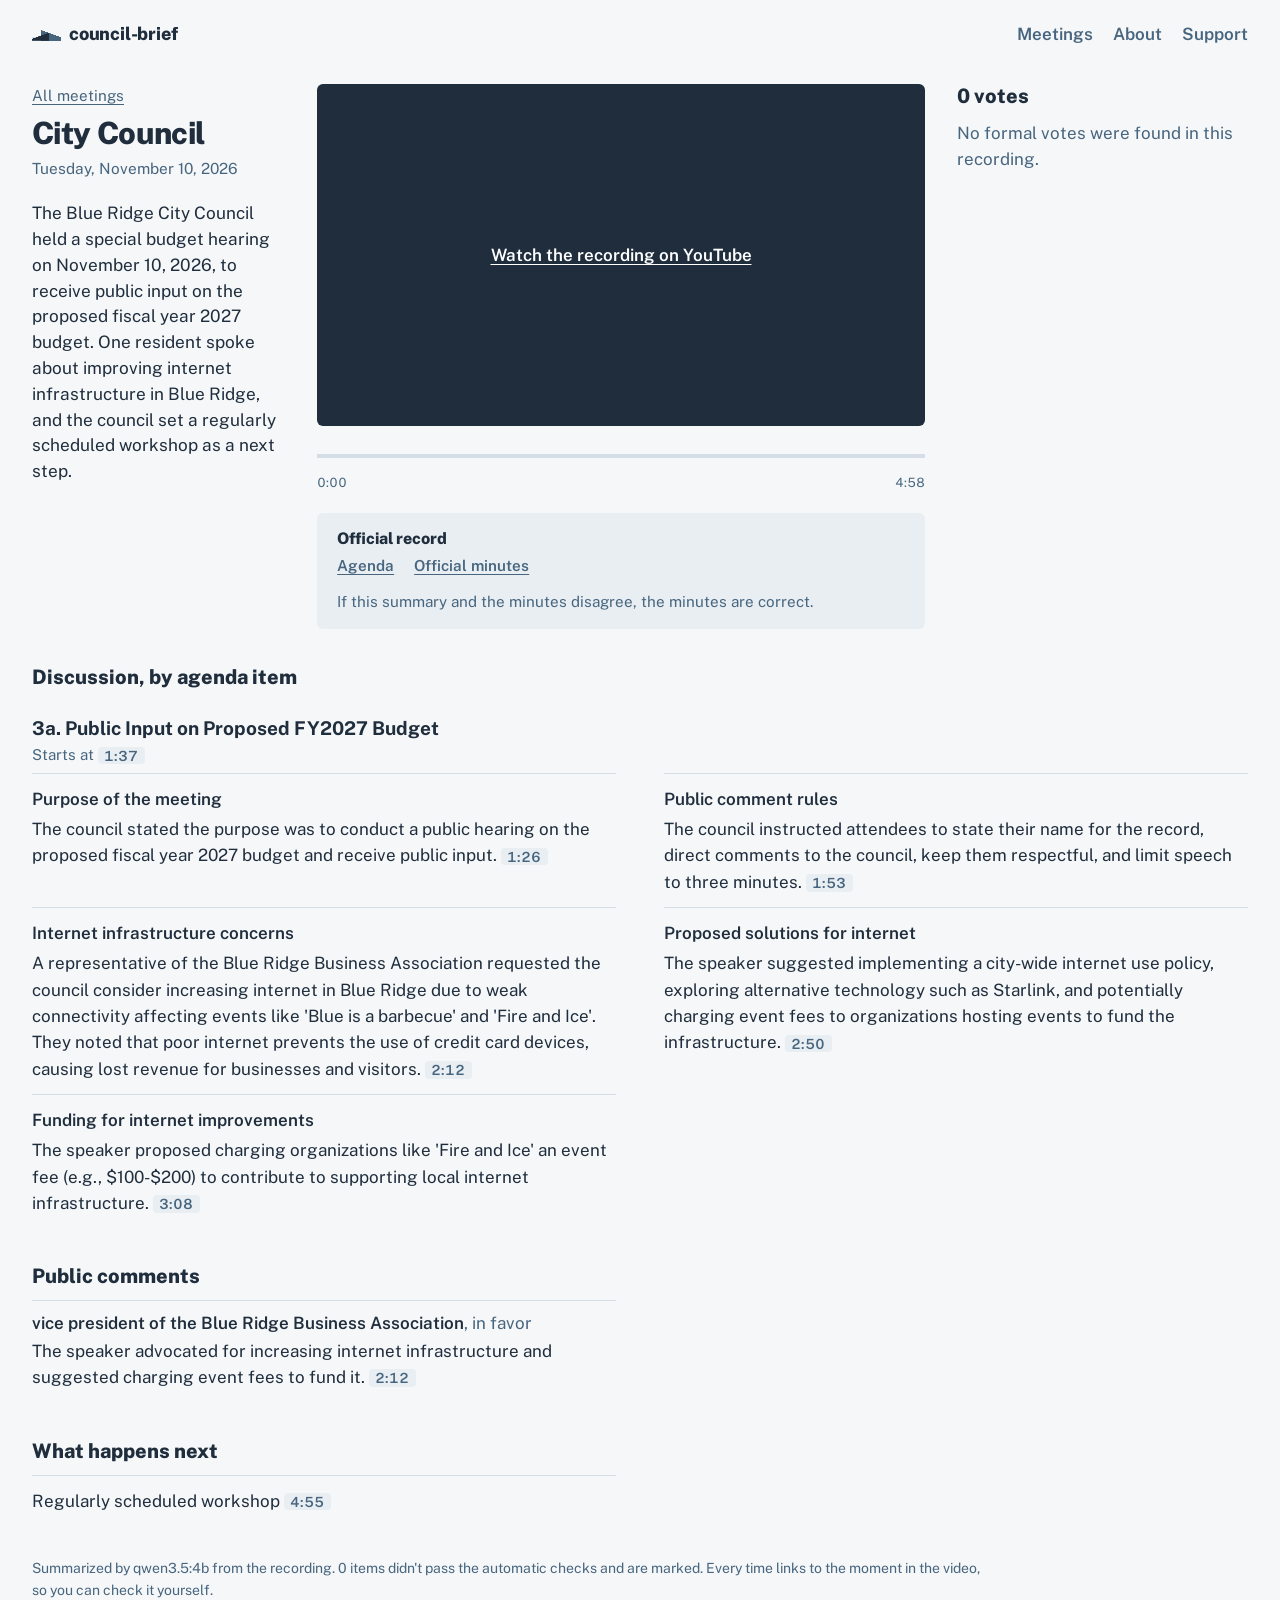
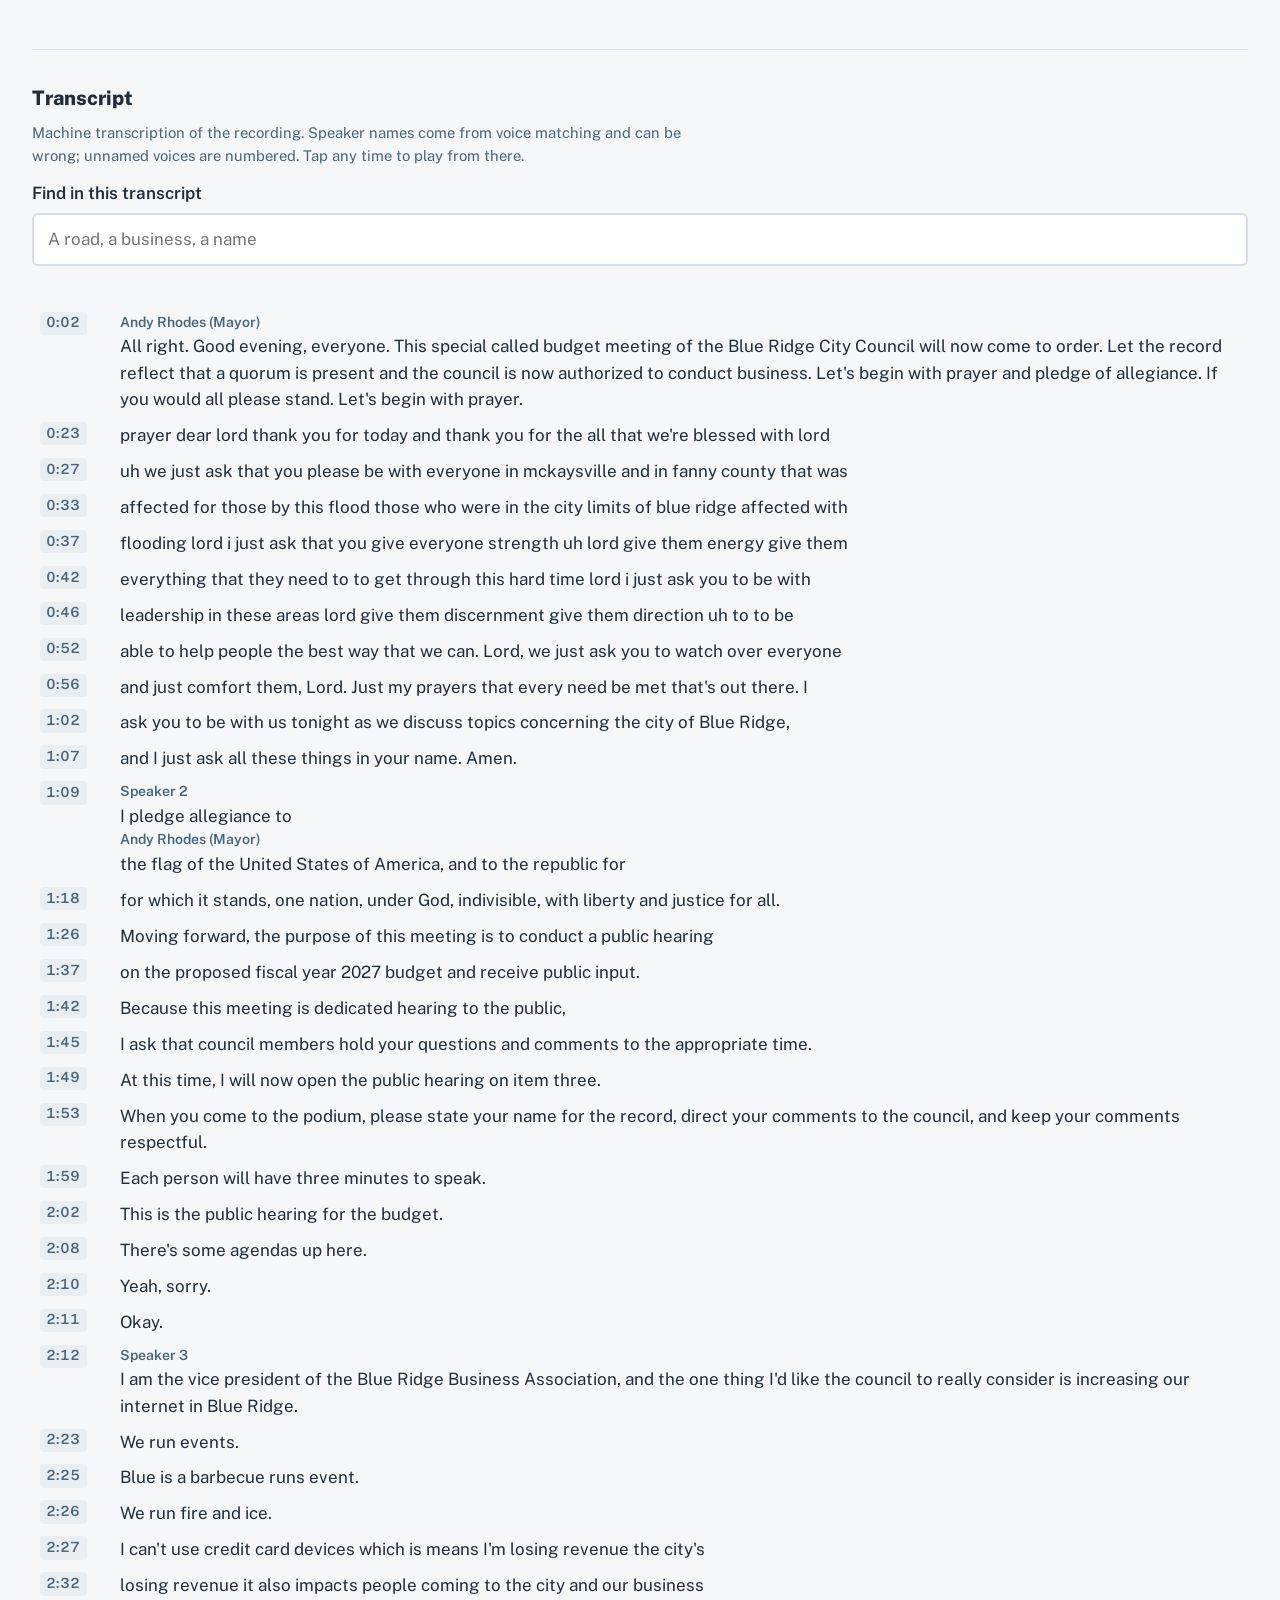
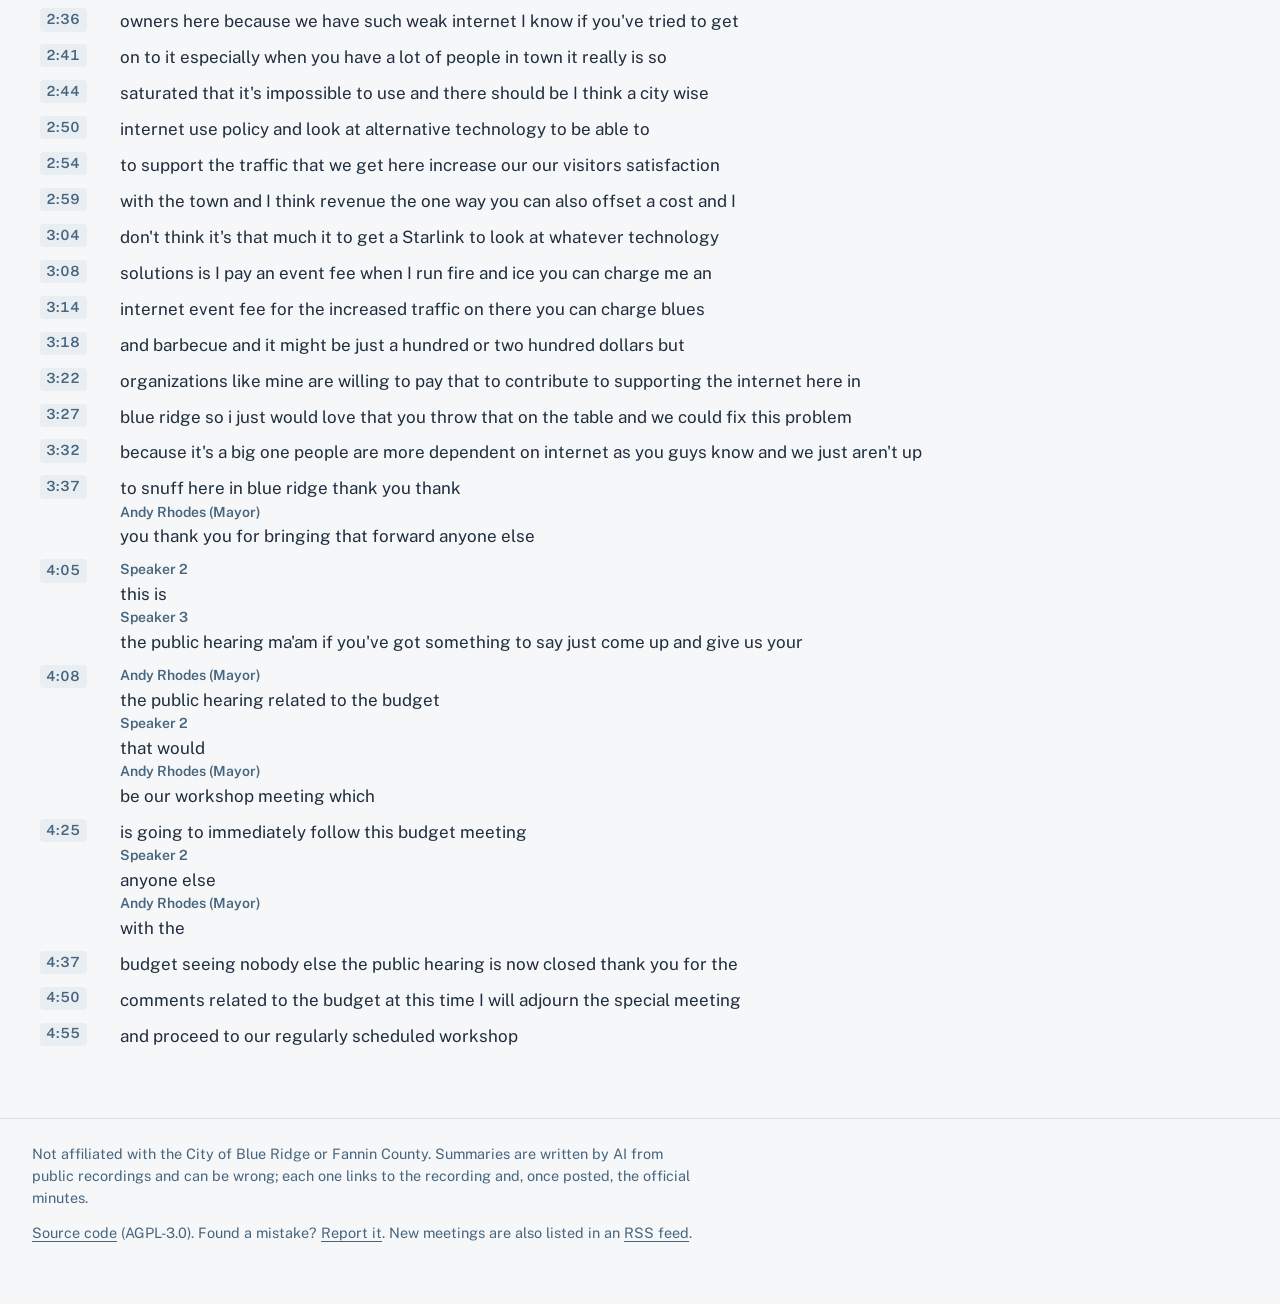
<file: docs/m/vNBJu-7J65o.html>
<!doctype html>
<html lang="en">
<head>
<meta charset="utf-8">
<meta name="viewport" content="width=device-width, initial-scale=1">
<title>City Council, November 10, 2026</title>
<meta name="description" content="The Blue Ridge City Council held a special budget hearing on November 10, 2026, to receive public input on the proposed fiscal year 2027 budget. One resident spoke about improving internet…">
<link rel="canonical" href="https://sudo-update-bryguy.github.io/council-brief/m/vNBJu-7J65o.html">
<meta property="og:type" content="article">
<meta property="og:site_name" content="council-brief">
<meta property="og:title" content="City Council, November 10, 2026">
<meta property="og:description" content="The Blue Ridge City Council held a special budget hearing on November 10, 2026, to receive public input on the proposed fiscal year 2027 budget. One resident spoke about improving internet…">
<meta property="og:url" content="https://sudo-update-bryguy.github.io/council-brief/m/vNBJu-7J65o.html">
<meta property="og:image" content="https://sudo-update-bryguy.github.io/council-brief/assets/card.png">
<meta property="og:image:width" content="1200">
<meta property="og:image:height" content="630">
<meta property="og:image:alt" content="council-brief: what your local government decided, without sitting through the meeting.">
<meta name="twitter:card" content="summary_large_image">
<link rel="preconnect" href="https://fonts.googleapis.com">
<link rel="preconnect" href="https://fonts.gstatic.com" crossorigin>
<link rel="stylesheet" href="https://fonts.googleapis.com/css2?family=Public+Sans:ital,wght@0,400;0,600;0,800;1,400&display=swap">
<link rel="stylesheet" href="../assets/style.css">
<link rel="alternate" type="application/rss+xml" title="council-brief: new meetings" href="../feed.xml">
</head>
<body class="wide">
<a class="skip" href="#main">Skip to content</a>
<header class="site">
  <a class="mark" href="../index.html">council-brief</a>
  <nav aria-label="Site">
    <a href="../index.html">Meetings</a>
    <a href="../about.html">About</a>
    <a href="../support.html">Support</a>
  </nav>
</header>
<main id="main">
<article class="meeting" data-video="vNBJu-7J65o">
<div class="top">
<div class="heading">
  <p class="back"><a href="../index.html">All meetings</a></p>
  <h1>City Council<span class="date">Tuesday, November 10, 2026</span></h1>
</div>
<div class="watch">
  <div class="player"><div id="player" data-video="vNBJu-7J65o">
    <a class="poster" href="https://www.youtube.com/watch?v=vNBJu-7J65o">Watch the recording on YouTube</a>
  </div></div>
  <div class="strip" role="group" aria-label="Timeline of the 4:58 recording with 0 votes marked"><div class="strip-bar"></div><div class="strip-ends"><span>0:00</span><span>4:58</span></div></div>
  <aside class="record"><h2>Official record</h2><p><a href="https://www.cityofblueridgega.gov/AgendaCenter/ViewFile/Agenda/_11102026-69">Agenda</a> <a href="https://www.cityofblueridgega.gov/AgendaCenter/ViewFile/Minutes/_11102026-69">Official minutes</a></p><p>If this summary and the minutes disagree, the minutes are correct.</p></aside>
</div>
<section class="lede-block">
  <h2 class="visually-hidden">Summary</h2>
  <p class="lede">The Blue Ridge City Council held a special budget hearing on November 10, 2026, to receive public input on the proposed fiscal year 2027 budget. One resident spoke about improving internet infrastructure in Blue Ridge, and the council set a regularly scheduled workshop as a next step.</p>
</section>
<section class="votes">
  <h2>0 votes</h2>
  <p class="empty">No formal votes were found in this recording.</p>
</section>
</div>
<div class="details">
<section class="by-agenda"><h2>Discussion, by agenda item</h2><div class="agenda-item"><h3>3a. Public Input on Proposed FY2027 Budget</h3><p class="starts">Starts at <a class="ts" href="https://www.youtube.com/watch?v=vNBJu-7J65o&amp;t=97s" data-t="97" aria-label="Play from 1:37">1:37</a></p><ul class="items"><li><h4>Purpose of the meeting</h4><p>The council stated the purpose was to conduct a public hearing on the proposed fiscal year 2027 budget and receive public input. <a class="ts" href="https://www.youtube.com/watch?v=vNBJu-7J65o&amp;t=86s" data-t="86" aria-label="Play from 1:26">1:26</a></p></li><li><h4>Public comment rules</h4><p>The council instructed attendees to state their name for the record, direct comments to the council, keep them respectful, and limit speech to three minutes. <a class="ts" href="https://www.youtube.com/watch?v=vNBJu-7J65o&amp;t=113s" data-t="113" aria-label="Play from 1:53">1:53</a></p></li><li><h4>Internet infrastructure concerns</h4><p>A representative of the Blue Ridge Business Association requested the council consider increasing internet in Blue Ridge due to weak connectivity affecting events like &#x27;Blue is a barbecue&#x27; and &#x27;Fire and Ice&#x27;. They noted that poor internet prevents the use of credit card devices, causing lost revenue for businesses and visitors. <a class="ts" href="https://www.youtube.com/watch?v=vNBJu-7J65o&amp;t=132s" data-t="132" aria-label="Play from 2:12">2:12</a></p></li><li><h4>Proposed solutions for internet</h4><p>The speaker suggested implementing a city-wide internet use policy, exploring alternative technology such as Starlink, and potentially charging event fees to organizations hosting events to fund the infrastructure. <a class="ts" href="https://www.youtube.com/watch?v=vNBJu-7J65o&amp;t=170s" data-t="170" aria-label="Play from 2:50">2:50</a></p></li><li><h4>Funding for internet improvements</h4><p>The speaker proposed charging organizations like &#x27;Fire and Ice&#x27; an event fee (e.g., $100-$200) to contribute to supporting local internet infrastructure. <a class="ts" href="https://www.youtube.com/watch?v=vNBJu-7J65o&amp;t=188s" data-t="188" aria-label="Play from 3:08">3:08</a></p></li></ul></div></section>
<section><h2>Public comments</h2><ul class="items"><li><h3>vice president of the Blue Ridge Business Association<span class="pos">, in favor</span></h3><p>The speaker advocated for increasing internet infrastructure and suggested charging event fees to fund it. <a class="ts" href="https://www.youtube.com/watch?v=vNBJu-7J65o&amp;t=132s" data-t="132" aria-label="Play from 2:12">2:12</a></p></li></ul></section>
<section><h2>What happens next</h2><ul class="items"><li><p>Regularly scheduled workshop <a class="ts" href="https://www.youtube.com/watch?v=vNBJu-7J65o&amp;t=295s" data-t="295" aria-label="Play from 4:55">4:55</a></p></li></ul></section>

<p class="provenance">Summarized by qwen3.5:4b from the recording.
0 items didn't pass the automatic checks and are marked.
Every time links to the moment in the video, so you can check it yourself.</p>
</div>
<section id="transcript">
<h2>Transcript</h2>
<p class="note">Machine transcription of the recording. Speaker names come from voice matching and can be wrong; unnamed voices are numbered. Tap any time to play from there.</p>
<label class="find" for="find">Find in this transcript</label>
<input id="find" type="search" autocomplete="off" placeholder="A road, a business, a name">
<p class="find-count" aria-live="polite"></p>
<div class="lines"><p id="t2" data-t="2"><a class="ts" href="https://www.youtube.com/watch?v=vNBJu-7J65o&amp;t=2s" data-t="2" aria-label="Play from 0:02">0:02</a> <span class="said"><span class="who">Andy Rhodes (Mayor)</span> All right. Good evening, everyone. This special called budget meeting of the Blue Ridge City Council will now come to order. Let the record reflect that a quorum is present and the council is now authorized to conduct business. Let&#x27;s begin with prayer and pledge of allegiance. If you would all please stand. Let&#x27;s begin with prayer.</span></p><p id="t23" data-t="23"><a class="ts" href="https://www.youtube.com/watch?v=vNBJu-7J65o&amp;t=23s" data-t="23" aria-label="Play from 0:23">0:23</a> <span class="said">prayer dear lord thank you for today and thank you for the all that we&#x27;re blessed with lord</span></p><p id="t27" data-t="27"><a class="ts" href="https://www.youtube.com/watch?v=vNBJu-7J65o&amp;t=27s" data-t="27" aria-label="Play from 0:27">0:27</a> <span class="said">uh we just ask that you please be with everyone in mckaysville and in fanny county that was</span></p><p id="t33" data-t="33"><a class="ts" href="https://www.youtube.com/watch?v=vNBJu-7J65o&amp;t=33s" data-t="33" aria-label="Play from 0:33">0:33</a> <span class="said">affected for those by this flood those who were in the city limits of blue ridge affected with</span></p><p id="t37" data-t="37"><a class="ts" href="https://www.youtube.com/watch?v=vNBJu-7J65o&amp;t=37s" data-t="37" aria-label="Play from 0:37">0:37</a> <span class="said">flooding lord i just ask that you give everyone strength uh lord give them energy give them</span></p><p id="t42" data-t="42"><a class="ts" href="https://www.youtube.com/watch?v=vNBJu-7J65o&amp;t=42s" data-t="42" aria-label="Play from 0:42">0:42</a> <span class="said">everything that they need to to get through this hard time lord i just ask you to be with</span></p><p id="t46" data-t="46"><a class="ts" href="https://www.youtube.com/watch?v=vNBJu-7J65o&amp;t=46s" data-t="46" aria-label="Play from 0:46">0:46</a> <span class="said">leadership in these areas lord give them discernment give them direction uh to to be</span></p><p id="t52" data-t="52"><a class="ts" href="https://www.youtube.com/watch?v=vNBJu-7J65o&amp;t=52s" data-t="52" aria-label="Play from 0:52">0:52</a> <span class="said">able to help people the best way that we can. Lord, we just ask you to watch over everyone</span></p><p id="t56" data-t="56"><a class="ts" href="https://www.youtube.com/watch?v=vNBJu-7J65o&amp;t=56s" data-t="56" aria-label="Play from 0:56">0:56</a> <span class="said">and just comfort them, Lord. Just my prayers that every need be met that&#x27;s out there. I</span></p><p id="t62" data-t="62"><a class="ts" href="https://www.youtube.com/watch?v=vNBJu-7J65o&amp;t=62s" data-t="62" aria-label="Play from 1:02">1:02</a> <span class="said">ask you to be with us tonight as we discuss topics concerning the city of Blue Ridge,</span></p><p id="t67" data-t="67"><a class="ts" href="https://www.youtube.com/watch?v=vNBJu-7J65o&amp;t=67s" data-t="67" aria-label="Play from 1:07">1:07</a> <span class="said">and I just ask all these things in your name. Amen.</span></p><p id="t69" data-t="69"><a class="ts" href="https://www.youtube.com/watch?v=vNBJu-7J65o&amp;t=69s" data-t="69" aria-label="Play from 1:09">1:09</a> <span class="said"><span class="who">Speaker 2</span> I pledge allegiance to <span class="who">Andy Rhodes (Mayor)</span> the flag of the United States of America, and to the republic for</span></p><p id="t78" data-t="78"><a class="ts" href="https://www.youtube.com/watch?v=vNBJu-7J65o&amp;t=78s" data-t="78" aria-label="Play from 1:18">1:18</a> <span class="said">for which it stands, one nation, under God, indivisible, with liberty and justice for all.</span></p><p id="t86" data-t="86"><a class="ts" href="https://www.youtube.com/watch?v=vNBJu-7J65o&amp;t=86s" data-t="86" aria-label="Play from 1:26">1:26</a> <span class="said">Moving forward, the purpose of this meeting is to conduct a public hearing</span></p><p id="t97" data-t="97"><a class="ts" href="https://www.youtube.com/watch?v=vNBJu-7J65o&amp;t=97s" data-t="97" aria-label="Play from 1:37">1:37</a> <span class="said">on the proposed fiscal year 2027 budget and receive public input.</span></p><p id="t102" data-t="102"><a class="ts" href="https://www.youtube.com/watch?v=vNBJu-7J65o&amp;t=102s" data-t="102" aria-label="Play from 1:42">1:42</a> <span class="said">Because this meeting is dedicated hearing to the public,</span></p><p id="t105" data-t="105"><a class="ts" href="https://www.youtube.com/watch?v=vNBJu-7J65o&amp;t=105s" data-t="105" aria-label="Play from 1:45">1:45</a> <span class="said">I ask that council members hold your questions and comments to the appropriate time.</span></p><p id="t109" data-t="109"><a class="ts" href="https://www.youtube.com/watch?v=vNBJu-7J65o&amp;t=109s" data-t="109" aria-label="Play from 1:49">1:49</a> <span class="said">At this time, I will now open the public hearing on item three.</span></p><p id="t113" data-t="113"><a class="ts" href="https://www.youtube.com/watch?v=vNBJu-7J65o&amp;t=113s" data-t="113" aria-label="Play from 1:53">1:53</a> <span class="said">When you come to the podium, please state your name for the record, direct your comments to the council, and keep your comments respectful.</span></p><p id="t119" data-t="119"><a class="ts" href="https://www.youtube.com/watch?v=vNBJu-7J65o&amp;t=119s" data-t="119" aria-label="Play from 1:59">1:59</a> <span class="said">Each person will have three minutes to speak.</span></p><p id="t122" data-t="122"><a class="ts" href="https://www.youtube.com/watch?v=vNBJu-7J65o&amp;t=122s" data-t="122" aria-label="Play from 2:02">2:02</a> <span class="said">This is the public hearing for the budget.</span></p><p id="t128" data-t="128"><a class="ts" href="https://www.youtube.com/watch?v=vNBJu-7J65o&amp;t=128s" data-t="128" aria-label="Play from 2:08">2:08</a> <span class="said">There&#x27;s some agendas up here.</span></p><p id="t130" data-t="130"><a class="ts" href="https://www.youtube.com/watch?v=vNBJu-7J65o&amp;t=130s" data-t="130" aria-label="Play from 2:10">2:10</a> <span class="said">Yeah, sorry.</span></p><p id="t131" data-t="131"><a class="ts" href="https://www.youtube.com/watch?v=vNBJu-7J65o&amp;t=131s" data-t="131" aria-label="Play from 2:11">2:11</a> <span class="said">Okay.</span></p><p id="t132" data-t="132"><a class="ts" href="https://www.youtube.com/watch?v=vNBJu-7J65o&amp;t=132s" data-t="132" aria-label="Play from 2:12">2:12</a> <span class="said"><span class="who">Speaker 3</span> I am the vice president of the Blue Ridge Business Association, and the one thing I&#x27;d like the council to really consider is increasing our internet in Blue Ridge.</span></p><p id="t143" data-t="143"><a class="ts" href="https://www.youtube.com/watch?v=vNBJu-7J65o&amp;t=143s" data-t="143" aria-label="Play from 2:23">2:23</a> <span class="said">We run events.</span></p><p id="t145" data-t="145"><a class="ts" href="https://www.youtube.com/watch?v=vNBJu-7J65o&amp;t=145s" data-t="145" aria-label="Play from 2:25">2:25</a> <span class="said">Blue is a barbecue runs event.</span></p><p id="t146" data-t="146"><a class="ts" href="https://www.youtube.com/watch?v=vNBJu-7J65o&amp;t=146s" data-t="146" aria-label="Play from 2:26">2:26</a> <span class="said">We run fire and ice.</span></p><p id="t147" data-t="147"><a class="ts" href="https://www.youtube.com/watch?v=vNBJu-7J65o&amp;t=147s" data-t="147" aria-label="Play from 2:27">2:27</a> <span class="said">I can&#x27;t use credit card devices which is means I&#x27;m losing revenue the city&#x27;s</span></p><p id="t152" data-t="152"><a class="ts" href="https://www.youtube.com/watch?v=vNBJu-7J65o&amp;t=152s" data-t="152" aria-label="Play from 2:32">2:32</a> <span class="said">losing revenue it also impacts people coming to the city and our business</span></p><p id="t156" data-t="156"><a class="ts" href="https://www.youtube.com/watch?v=vNBJu-7J65o&amp;t=156s" data-t="156" aria-label="Play from 2:36">2:36</a> <span class="said">owners here because we have such weak internet I know if you&#x27;ve tried to get</span></p><p id="t161" data-t="161"><a class="ts" href="https://www.youtube.com/watch?v=vNBJu-7J65o&amp;t=161s" data-t="161" aria-label="Play from 2:41">2:41</a> <span class="said">on to it especially when you have a lot of people in town it really is so</span></p><p id="t164" data-t="164"><a class="ts" href="https://www.youtube.com/watch?v=vNBJu-7J65o&amp;t=164s" data-t="164" aria-label="Play from 2:44">2:44</a> <span class="said">saturated that it&#x27;s impossible to use and there should be I think a city wise</span></p><p id="t170" data-t="170"><a class="ts" href="https://www.youtube.com/watch?v=vNBJu-7J65o&amp;t=170s" data-t="170" aria-label="Play from 2:50">2:50</a> <span class="said">internet use policy and look at alternative technology to be able to</span></p><p id="t174" data-t="174"><a class="ts" href="https://www.youtube.com/watch?v=vNBJu-7J65o&amp;t=174s" data-t="174" aria-label="Play from 2:54">2:54</a> <span class="said">to support the traffic that we get here increase our our visitors satisfaction</span></p><p id="t179" data-t="179"><a class="ts" href="https://www.youtube.com/watch?v=vNBJu-7J65o&amp;t=179s" data-t="179" aria-label="Play from 2:59">2:59</a> <span class="said">with the town and I think revenue the one way you can also offset a cost and I</span></p><p id="t184" data-t="184"><a class="ts" href="https://www.youtube.com/watch?v=vNBJu-7J65o&amp;t=184s" data-t="184" aria-label="Play from 3:04">3:04</a> <span class="said">don&#x27;t think it&#x27;s that much it to get a Starlink to look at whatever technology</span></p><p id="t188" data-t="188"><a class="ts" href="https://www.youtube.com/watch?v=vNBJu-7J65o&amp;t=188s" data-t="188" aria-label="Play from 3:08">3:08</a> <span class="said">solutions is I pay an event fee when I run fire and ice you can charge me an</span></p><p id="t194" data-t="194"><a class="ts" href="https://www.youtube.com/watch?v=vNBJu-7J65o&amp;t=194s" data-t="194" aria-label="Play from 3:14">3:14</a> <span class="said">internet event fee for the increased traffic on there you can charge blues</span></p><p id="t198" data-t="198"><a class="ts" href="https://www.youtube.com/watch?v=vNBJu-7J65o&amp;t=198s" data-t="198" aria-label="Play from 3:18">3:18</a> <span class="said">and barbecue and it might be just a hundred or two hundred dollars but</span></p><p id="t202" data-t="202"><a class="ts" href="https://www.youtube.com/watch?v=vNBJu-7J65o&amp;t=202s" data-t="202" aria-label="Play from 3:22">3:22</a> <span class="said">organizations like mine are willing to pay that to contribute to supporting the internet here in</span></p><p id="t207" data-t="207"><a class="ts" href="https://www.youtube.com/watch?v=vNBJu-7J65o&amp;t=207s" data-t="207" aria-label="Play from 3:27">3:27</a> <span class="said">blue ridge so i just would love that you throw that on the table and we could fix this problem</span></p><p id="t212" data-t="212"><a class="ts" href="https://www.youtube.com/watch?v=vNBJu-7J65o&amp;t=212s" data-t="212" aria-label="Play from 3:32">3:32</a> <span class="said">because it&#x27;s a big one people are more dependent on internet as you guys know and we just aren&#x27;t up</span></p><p id="t217" data-t="217"><a class="ts" href="https://www.youtube.com/watch?v=vNBJu-7J65o&amp;t=217s" data-t="217" aria-label="Play from 3:37">3:37</a> <span class="said">to snuff here in blue ridge thank you thank <span class="who">Andy Rhodes (Mayor)</span> you thank you for bringing that forward anyone else</span></p><p id="t245" data-t="245"><a class="ts" href="https://www.youtube.com/watch?v=vNBJu-7J65o&amp;t=245s" data-t="245" aria-label="Play from 4:05">4:05</a> <span class="said"><span class="who">Speaker 2</span> this is <span class="who">Speaker 3</span> the public hearing ma&#x27;am if you&#x27;ve got something to say just come up and give us your</span></p><p id="t248" data-t="248"><a class="ts" href="https://www.youtube.com/watch?v=vNBJu-7J65o&amp;t=248s" data-t="248" aria-label="Play from 4:08">4:08</a> <span class="said"><span class="who">Andy Rhodes (Mayor)</span> the public hearing related to the budget <span class="who">Speaker 2</span> that would <span class="who">Andy Rhodes (Mayor)</span> be our workshop meeting which</span></p><p id="t265" data-t="265"><a class="ts" href="https://www.youtube.com/watch?v=vNBJu-7J65o&amp;t=265s" data-t="265" aria-label="Play from 4:25">4:25</a> <span class="said">is going to immediately follow this budget meeting <span class="who">Speaker 2</span> anyone else <span class="who">Andy Rhodes (Mayor)</span> with the</span></p><p id="t277" data-t="277"><a class="ts" href="https://www.youtube.com/watch?v=vNBJu-7J65o&amp;t=277s" data-t="277" aria-label="Play from 4:37">4:37</a> <span class="said">budget seeing nobody else the public hearing is now closed thank you for the</span></p><p id="t290" data-t="290"><a class="ts" href="https://www.youtube.com/watch?v=vNBJu-7J65o&amp;t=290s" data-t="290" aria-label="Play from 4:50">4:50</a> <span class="said">comments related to the budget at this time I will adjourn the special meeting</span></p><p id="t295" data-t="295"><a class="ts" href="https://www.youtube.com/watch?v=vNBJu-7J65o&amp;t=295s" data-t="295" aria-label="Play from 4:55">4:55</a> <span class="said">and proceed to our regularly scheduled workshop</span></p></div>
</section>
</article>
</main>
<footer class="site">
  <p>Not affiliated with the City of Blue Ridge or Fannin County. Summaries are written by AI from public
  recordings and can be wrong; each one links to the recording and, once posted, the official minutes.</p>
  <p><a href="https://github.com/sudo-update-bryguy/council-brief">Source code</a> (AGPL-3.0). Found a mistake? <a href="mailto:councilbrief@gmail.com?subject=Mistake%3A%20City%20Council%2C%20November%2010%2C%202026">Report it</a>.
  New meetings are also listed in an <a href="../feed.xml">RSS feed</a>.</p>
</footer>
<script src="../assets/app.js"></script>
<script src="https://www.youtube.com/iframe_api" async></script>
</body>
</html>
</file>
<file: docs/assets/style.css>
/* council-brief: the colors of the Blue Ridge range, layered blues on cool paper. */
:root {
  --paper: #f5f7f8;
  --haze: #d5dee6;      /* farthest ridge: borders, the timeline track */
  --mist: #e8eef2;      /* panels */
  --ridge: #47657f;     /* links, secondary text */
  --slate: #1f2d3d;     /* nearest ridge: text */
  --passed: #2e6a4d;    /* spruce */
  --failed: #a3302a;
  --unclear: #8a6200;   /* ochre */
  --dropped: #5f6b78;
  --measure: 42rem;
  --gap: clamp(1rem, 3vw, 2rem);
  font-family: "Public Sans", system-ui, -apple-system, "Segoe UI", sans-serif;
  color: var(--slate);
  background: var(--paper);
  line-height: 1.55;
}
* { box-sizing: border-box; }
body { margin: 0; font-size: 1.0625rem; }
a { color: var(--ridge); text-underline-offset: 0.18em; }
a:hover { color: var(--slate); }
:focus-visible { outline: 3px solid var(--unclear); outline-offset: 2px; border-radius: 2px; }
h1, h2, h3 { line-height: 1.2; margin: 0; }
h2 { font-size: 1.25rem; font-weight: 800; margin: 2.25rem 0 0.75rem; }
h3 { font-size: 1.0625rem; font-weight: 600; }
p { margin: 0 0 0.75rem; }
.visually-hidden, .skip:not(:focus) {
  position: absolute; width: 1px; height: 1px; overflow: hidden; clip: rect(0 0 0 0); white-space: nowrap;
}
.skip:focus { position: absolute; top: 0.5rem; left: 0.5rem; background: var(--slate); color: #fff; padding: 0.5rem 1rem; z-index: 10; }

/* Even-width digits only where numbers line up (times, dates); applied to all
   text, this font also widens hyphens. */
.ts, time, .strip-ends, .facts, .results .where { font-variant-numeric: tabular-nums; }

/* ---------- frame ---------- */
header.site, main, footer.site { max-width: 72rem; margin: 0 auto; padding: 0 var(--gap); }
header.site { display: flex; align-items: baseline; justify-content: space-between; gap: 1rem;
  flex-wrap: wrap; padding-top: 1.25rem; padding-bottom: 1.25rem; }
.mark { font-weight: 800; font-size: 1.125rem; color: var(--slate); text-decoration: none; letter-spacing: -0.01em; }
.mark::before { /* three ridgelines */
  content: ""; display: inline-block; width: 1.6em; height: 0.8em; margin-right: 0.45em; vertical-align: -0.05em;
  background:
    linear-gradient(160deg, transparent 48%, var(--slate) 49% 100%) 0 100% / 60% 70% no-repeat,
    linear-gradient(200deg, transparent 48%, var(--ridge) 49% 100%) 100% 100% / 70% 100% no-repeat,
    linear-gradient(var(--haze), var(--haze)) 0 100% / 100% 30% no-repeat;
}
header.site nav { display: flex; gap: 1.25rem; }
header.site nav a { text-decoration: none; font-weight: 600; }
footer.site { margin-top: 4rem; padding-top: 1.5rem; padding-bottom: 3rem; border-top: 1px solid var(--haze);
  color: var(--ridge); font-size: 0.9rem; }
footer.site p { max-width: var(--measure); }

/* ---------- home ---------- */
.intro { max-width: 46rem; padding: 2.5rem 0 1.5rem; }
.intro h1 { font-size: clamp(1.9rem, 5vw, 3rem); font-weight: 800; letter-spacing: -0.025em; line-height: 1.08; margin-bottom: 1rem; }
.intro p { max-width: var(--measure); color: var(--ridge); font-size: 1.125rem; }

.search { max-width: var(--measure); margin: 1rem 0 1rem; }
.search label, .find { display: block; font-weight: 600; margin-bottom: 0.4rem; }
input[type="search"] { width: 100%; font: inherit; color: var(--slate); background: #fff;
  border: 2px solid var(--haze); border-radius: 6px; padding: 0.7rem 0.9rem; }
input[type="search"]:focus { border-color: var(--ridge); outline: none; box-shadow: 0 0 0 3px var(--haze); }
.search-count, .find-count { color: var(--ridge); font-size: 0.9rem; margin: 0.5rem 0; min-height: 1.2em; }
.results { list-style: none; padding: 0; margin: 0; }
.results li { padding: 0.6rem 0; border-bottom: 1px solid var(--haze); }
.results .where { display: block; font-size: 0.875rem; color: var(--ridge); }
mark { background: #f1dfa8; color: inherit; padding: 0 0.1em; border-radius: 2px; }

.month h2 { color: var(--ridge); font-weight: 600; font-size: 1rem; margin-top: 2.5rem; }
.entries { list-style: none; padding: 0; margin: 0; }
.entry { display: grid; grid-template-columns: 3.5rem 1fr; gap: 0 1.25rem; padding: 1.25rem 0;
  border-top: 1px solid var(--haze); max-width: 48rem; }
.entry time { display: flex; flex-direction: column; align-items: center; line-height: 1; padding-top: 0.15rem; }
.entry .day { font-size: 2rem; font-weight: 800; letter-spacing: -0.03em; }
.entry .dow { font-size: 0.85rem; color: var(--ridge); margin-top: 0.3rem; }
.entry h3 { font-size: 1.25rem; font-weight: 800; margin-bottom: 0.35rem; }
.entry h3 a { color: var(--slate); text-decoration: none; }
.entry h3 a:hover { text-decoration: underline; }
.entry p { max-width: var(--measure); }
.facts { display: flex; gap: 1.25rem; font-size: 0.875rem; color: var(--ridge); margin-top: 0.5rem; }

/* ---------- the timeline strip: the meeting as a bar, votes marked where they happened ---------- */
.strip { margin: 1rem 0 0.25rem; }
.strip-bar { position: relative; height: 1.75rem; border-radius: 4px;
  background: linear-gradient(to bottom, transparent 42%, var(--haze) 42% 58%, transparent 58%); }
.strip.compact .strip-bar { height: 1rem; max-width: var(--measure); }
.vmark { position: absolute; top: 0; bottom: 0; width: 6px; margin-left: -3px; border-radius: 3px; background: var(--dropped); }
.strip:not(.compact) .vmark { width: 10px; margin-left: -5px; }
.strip:not(.compact) .vmark:hover, .strip:not(.compact) .vmark:focus-visible { transform: scaleY(1.2); }
.vmark.passed { background: var(--passed); }
.vmark.failed { background: var(--failed); }
.vmark.unclear { background: repeating-linear-gradient(180deg, var(--unclear) 0 3px, transparent 3px 5px); }
.strip-ends { display: flex; justify-content: space-between; font-size: 0.8rem; color: var(--ridge); margin-top: 0.2rem; }
.playhead { position: absolute; top: -2px; bottom: -2px; width: 2px; background: var(--slate); pointer-events: none; display: none; }

/* ---------- meeting ---------- */
body.wide header.site, body.wide main, body.wide footer.site { max-width: 112rem; }
.meeting h1 { font-size: clamp(1.75rem, 4.5vw, 2.75rem); font-weight: 800; letter-spacing: -0.02em; margin: 0.5rem 0 0.5rem; }
.meeting h1 .date { display: block; font-size: 0.5em; font-weight: 400; letter-spacing: 0; color: var(--ridge); margin-top: 0.4rem; }
.back { margin: 1rem 0 0; font-size: 0.95rem; }
.top { display: grid; gap: 1.5rem; }
.lede-block, .votes { min-width: 0; }
.votes h2 { margin-top: 0.5rem; }

/* Wide screens: the video in the middle, flanked by the title and overview on
   the left and the votes on the right. */
@media (min-width: 70rem) {
  .top {
    grid-template-columns: minmax(15rem, 1fr) minmax(0, 2.4fr) minmax(18rem, 1.15fr);
    grid-template-rows: auto 1fr;
    grid-template-areas: "heading watch votes" "lede watch votes";
    column-gap: clamp(1.5rem, 2.5vw, 3rem); row-gap: 0; align-items: start;
  }
  .heading { grid-area: heading; }
  .watch { grid-area: watch; margin-top: 1rem; }
  .lede-block { grid-area: lede; margin-top: 1rem; }
  .votes { grid-area: votes; margin-top: 0.5rem; }
  .meeting h1 { font-size: clamp(1.9rem, 2.4vw, 2.6rem); }
  .top .lede { font-size: 1.075rem; }
  /* Narrow column: outcome and time on one line, the motion under them. */
  .votes .decision { grid-template-columns: 1fr auto; }
  .votes .decision .motion { grid-column: 1 / -1; grid-row: 2; padding-right: 0.9rem; }
  .votes .motion p { font-size: 0.975rem; }
}

/* Below the video: discussion and comments in columns, transcript full width. */
.details { margin-top: 1rem; }
.details .items { max-width: none; }
@media (min-width: 60rem) {
  .details .items { display: grid; grid-template-columns: repeat(auto-fill, minmax(24rem, 1fr)); column-gap: 3rem; }
  .details .items li { border-bottom: 0; border-top: 1px solid var(--haze); }
}
.player { position: relative; aspect-ratio: 16 / 9; background: var(--slate); border-radius: 6px; overflow: hidden; }
.player iframe, #player { position: absolute; inset: 0; width: 100%; height: 100%; border: 0; }
.poster { display: flex; align-items: center; justify-content: center; height: 100%; color: #fff; font-weight: 600; }
.record { background: var(--mist); border-radius: 6px; padding: 1rem 1.25rem; margin-top: 1.25rem; font-size: 0.95rem; }
.record h2 { font-size: 1rem; margin: 0 0 0.4rem; }
.record p:first-of-type a { margin-right: 1rem; font-weight: 600; }
.record p:last-child { margin: 0; color: var(--ridge); }

.lede { font-size: 1.2rem; line-height: 1.5; max-width: var(--measure); }

.decisions { list-style: none; padding: 0; margin: 0; }
.decision { display: grid; grid-template-columns: 8.5rem 1fr auto; gap: 0.25rem 1rem; padding: 0.9rem 0 0.9rem 0.9rem;
  border-left: 5px solid var(--dropped); margin-bottom: 0.5rem; background: #fff; border-radius: 0 6px 6px 0; }
.decision.passed { border-color: var(--passed); }
.decision.failed { border-color: var(--failed); }
.decision.unclear { border-left-style: dashed; border-color: var(--unclear); }
.outcome { font-weight: 800; }
.passed .outcome { color: var(--passed); }
.failed .outcome { color: var(--failed); }
.unclear .outcome { color: var(--unclear); }
.dropped .outcome { color: var(--dropped); }
.motion p { margin: 0; }
.count { display: block; font-size: 0.875rem; color: var(--ridge); }
.count.official { color: var(--slate); font-weight: 600; }
.when { padding-right: 0.9rem; }
blockquote { margin: 0.4rem 0 0; color: var(--ridge); font-size: 0.925rem; }
@media (max-width: 34rem) {
  .decision { grid-template-columns: 1fr auto; }
  .decision .motion { grid-column: 1 / -1; grid-row: 2; padding-right: 0.9rem; }
}

.items { list-style: none; padding: 0; margin: 0; max-width: var(--measure); }
.items li { padding: 0.75rem 0; border-bottom: 1px solid var(--haze); }
.items li:last-child { border-bottom: 0; }
.items h3, .items h4 { margin-bottom: 0.25rem; }
.items h4 { font-size: 1.0625rem; font-weight: 600; margin-top: 0; }
.by-agenda .agenda-item { margin-top: 1.75rem; }
.by-agenda .agenda-item h3 { font-size: 1.1875rem; font-weight: 700; }
.by-agenda .starts { margin: 0.2rem 0 0.35rem; color: var(--ridge); font-size: 0.9375rem; }
.by-agenda .empty { margin: 0.35rem 0 0; color: var(--ridge); }
.items .pos { font-weight: 400; color: var(--ridge); }
.items p { margin: 0; }
.check { display: inline-block; margin-top: 0.35rem; font-size: 0.825rem; color: var(--unclear); cursor: help;
  border-bottom: 1px dotted currentColor; }
.ts { font-size: 0.875rem; font-weight: 600; white-space: nowrap; text-decoration: none;
  background: var(--mist); color: var(--ridge); padding: 0.05rem 0.4rem; border-radius: 4px; }
.ts:hover { background: var(--haze); color: var(--slate); }
.provenance { margin-top: 2rem; font-size: 0.875rem; color: var(--ridge); max-width: 60rem; }
.empty { color: var(--ridge); }

#transcript { margin-top: 3rem; border-top: 1px solid var(--haze); }
#transcript .note { color: var(--ridge); font-size: 0.925rem; max-width: var(--measure); }
.lines { margin-top: 1rem; }
.lines { max-width: 82rem; }
.lines p { display: grid; grid-template-columns: 4.25rem 1fr; gap: 0.75rem; margin: 0; padding: 0.3rem 0.5rem; border-radius: 4px; }
.lines p.hidden { display: none; }
.lines p.here { background: #fbf1d3; }
.lines .ts { justify-self: start; align-self: start; }
.who { display: block; font-weight: 600; font-size: 0.875rem; color: var(--ridge); }

.prose { max-width: var(--measure); padding-top: 1rem; }
.prose h1 { font-size: 2.25rem; font-weight: 800; letter-spacing: -0.02em; margin: 1rem 0 1.25rem; }
.prose li { margin-bottom: 0.5rem; }

/* ---------- support ---------- */
.support h2 { margin-top: 2.5rem; }
.goal { background: #fff; border-left: 5px solid var(--passed); border-radius: 0 6px 6px 0; padding: 1.25rem 1.5rem; margin: 1.5rem 0; }
.goal h2 { margin: 0 0 0.75rem; }
.bar { height: 1.1rem; background: var(--haze); border-radius: 999px; overflow: hidden; }
.bar span { display: block; height: 100%; background: var(--passed); border-radius: 999px; min-width: 0.4rem; }
.goal-status { font-weight: 600; margin: 0.75rem 0 0.5rem; }
.goal-status.done { color: var(--passed); }
.give { display: inline-block; background: var(--slate); color: #fff; font-weight: 600; text-decoration: none;
  padding: 0.6rem 1.4rem; border-radius: 6px; }
.give:hover { background: var(--ridge); color: #fff; }
.note { color: var(--ridge); font-size: 0.925rem; }
.costs { width: 100%; border-collapse: collapse; margin: 0.5rem 0 0.75rem; font-variant-numeric: tabular-nums; }
.costs th, .costs td { text-align: left; padding: 0.55rem 0.25rem; border-bottom: 1px solid var(--haze); }
.costs td:last-child, .costs th:last-child { text-align: right; }
.costs tfoot th, .costs tfoot td { font-weight: 800; border-bottom: 0; border-top: 2px solid var(--slate); }

@media (prefers-reduced-motion: reduce) { * { scroll-behavior: auto !important; transition: none !important; } }
</file>
